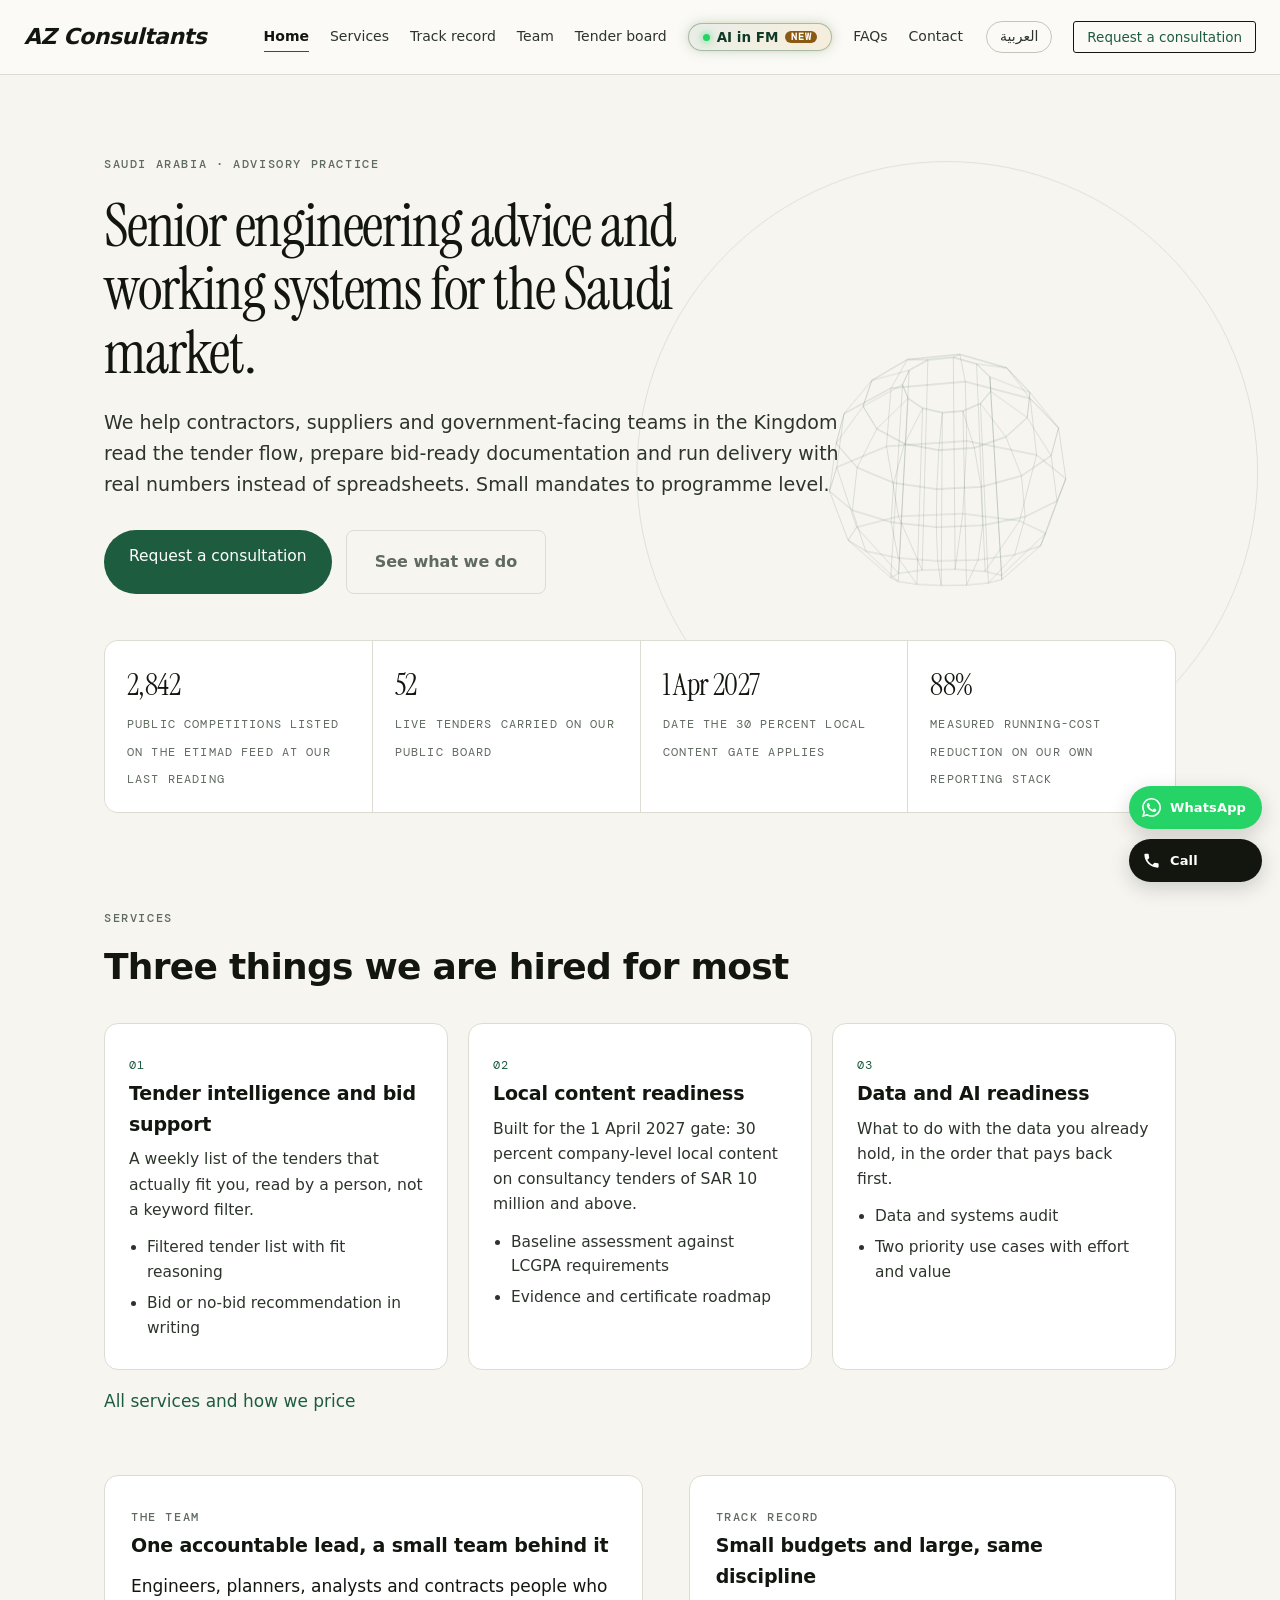
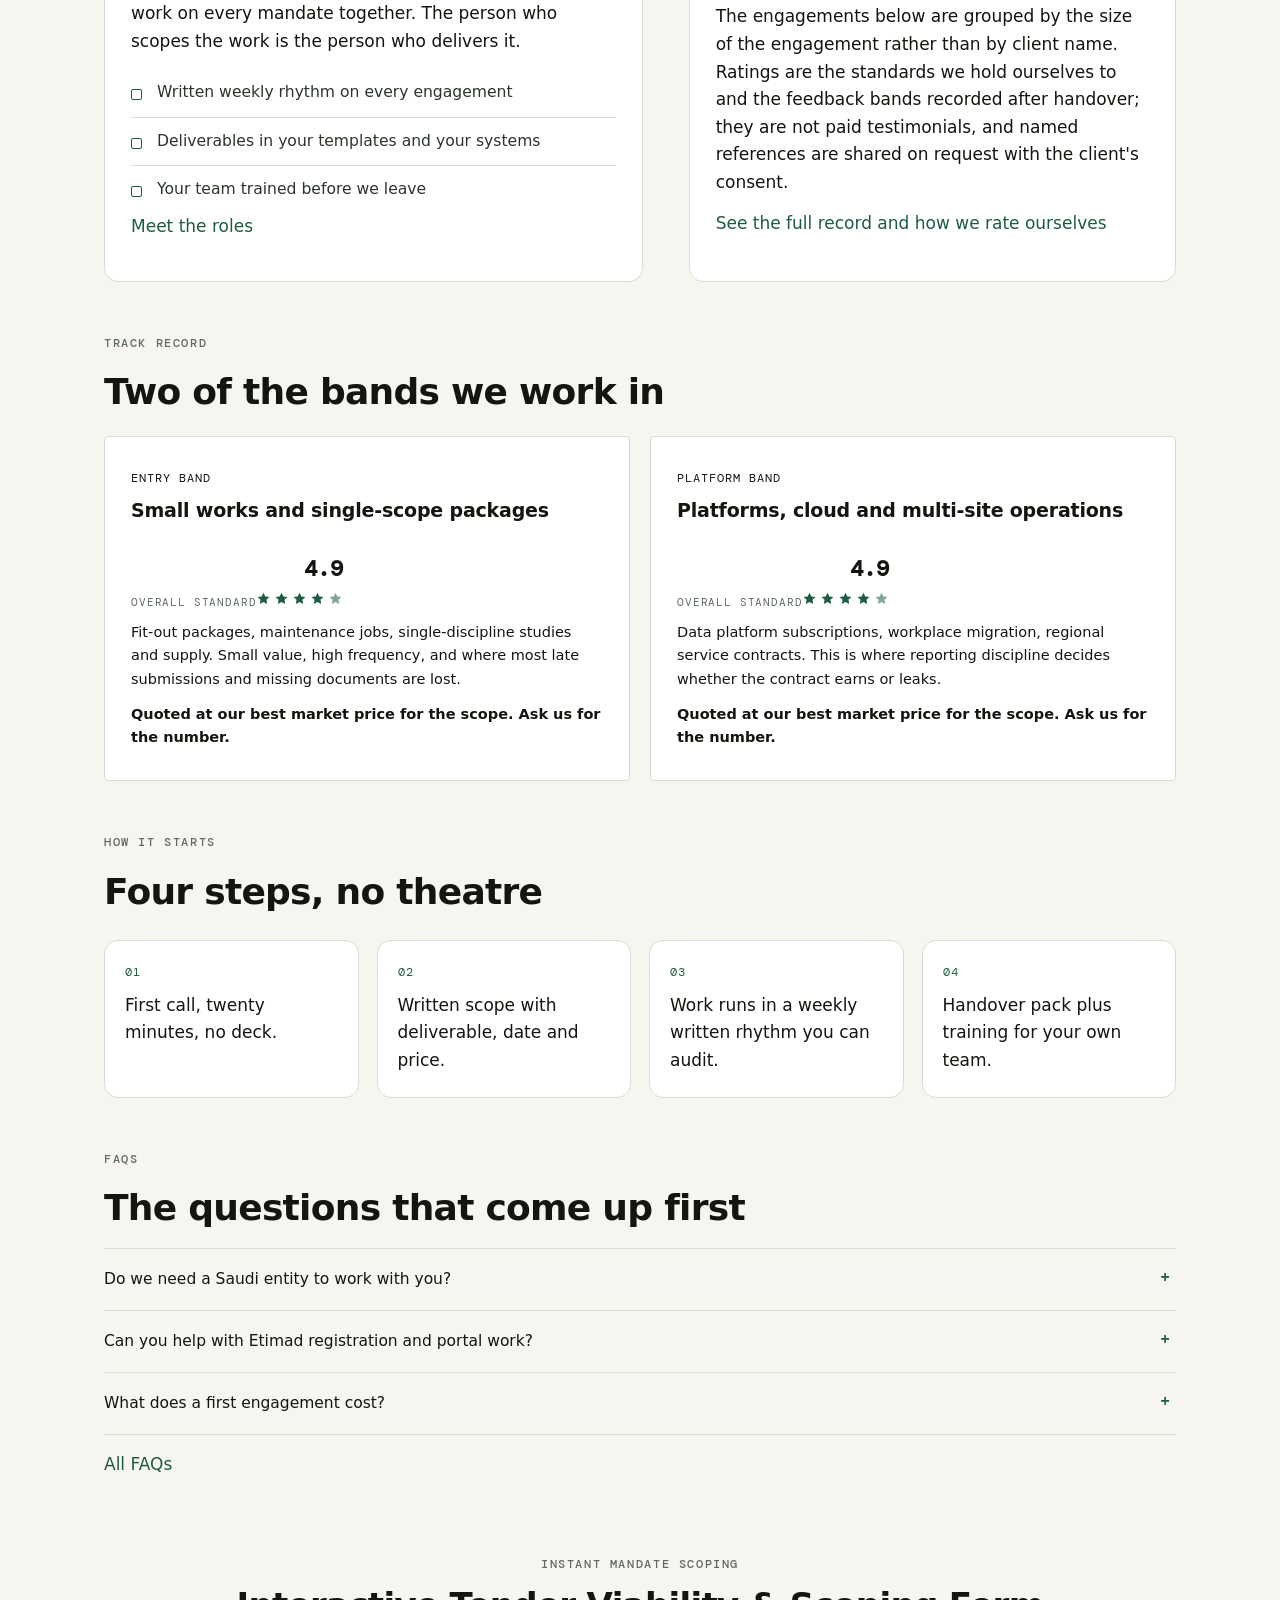
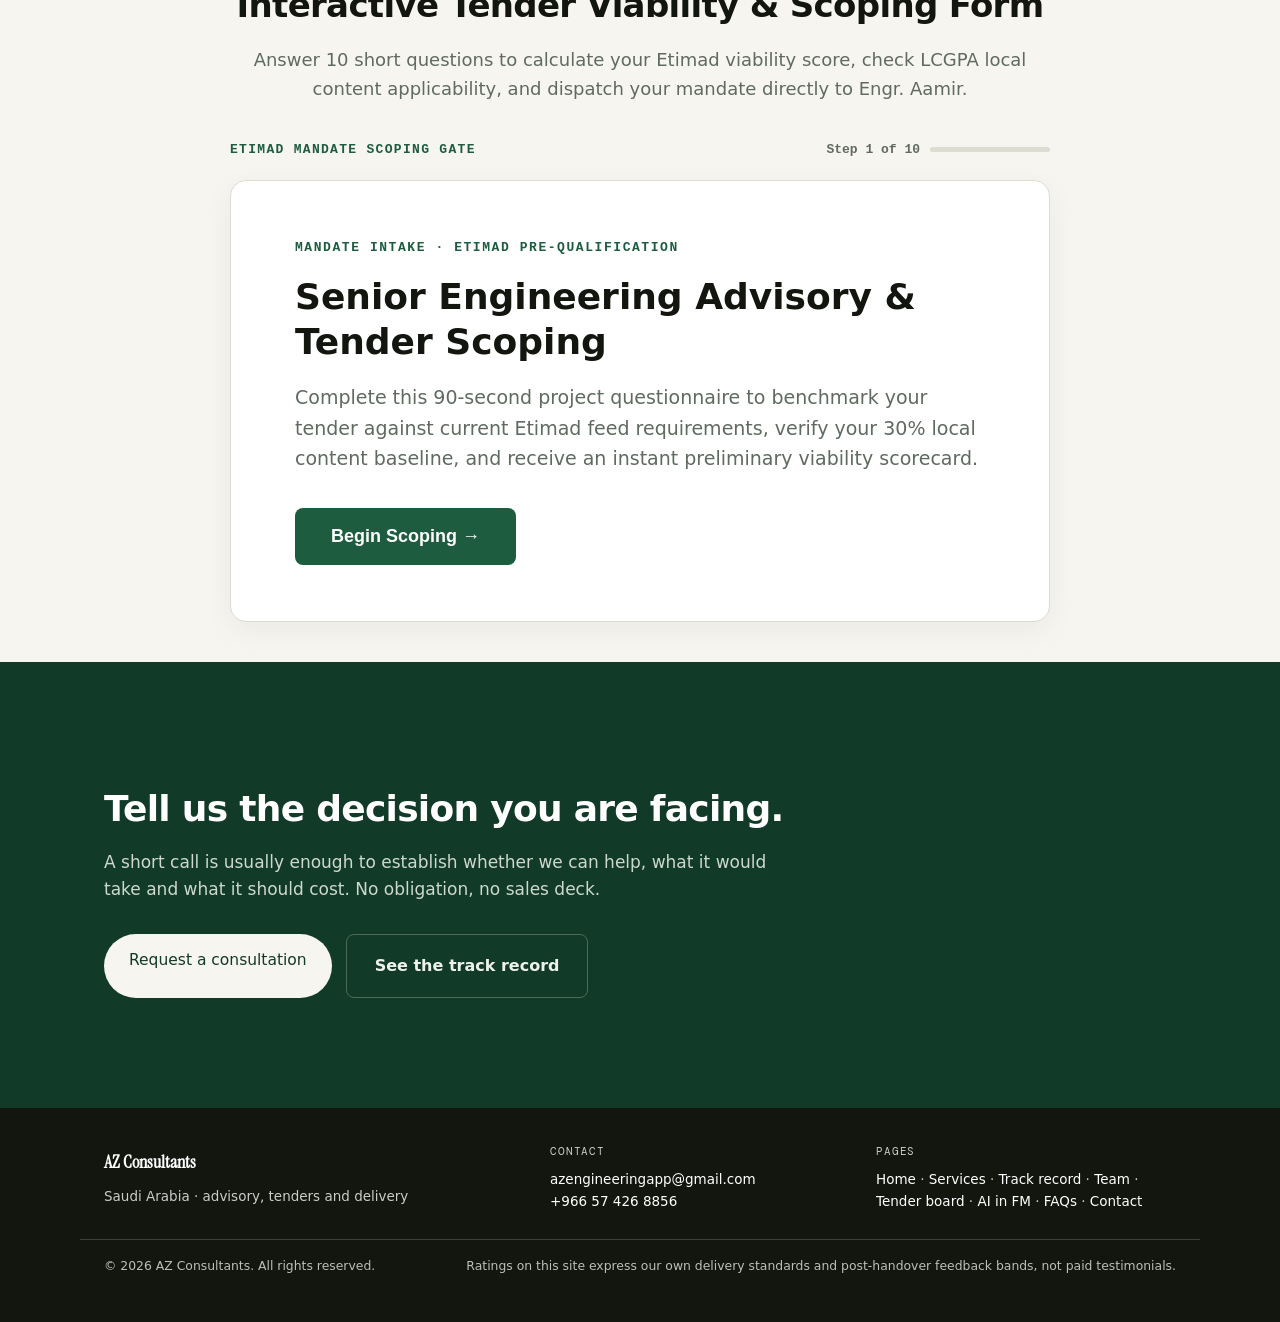
<file: index.html>
<!DOCTYPE html>
<html lang="en">
<head>
<meta charset="utf-8">
<meta name="viewport" content="width=device-width, initial-scale=1">
<title>AZ Consultants | Saudi Arabia - advisory, tenders and delivery</title>
<meta name="description" content="We help contractors, suppliers and government-facing teams in the Kingdom read the tender flow, prepare bid-ready documentation and run delivery with real numbers instead of spreadsheets.">
<link rel="icon" href="favicon.svg">
<link rel="stylesheet" href="style.css">
<link rel="stylesheet" href="extra.css">
<link rel="alternate" hreflang="en" href="index.html">
<link rel="alternate" hreflang="ar" href="ar.html">
<link rel="alternate" hreflang="x-default" href="index.html">
<style>
    :root {
      --paper: #f7f5f0;
      --card: #ffffff;
      --ink: #12160f;
      --ink-soft: #2c342b;
      --muted: #5f6a60;
      --line: #dddcd2;
      --line-strong: #c6c5b8;
      --green: #1d5c3f;
      --green-dark: #123a28;
      --green-tint: #eaf1ec;
      --amber: #8a5a12;
      --amber-tint: #f6efe0;
      --font-body: 'Plus Jakarta Sans', system-ui, sans-serif;
      --font-display: 'Space Grotesk', system-ui, sans-serif;
      --font-mono: 'IBM Plex Mono', monospace;
    }

    * { box-sizing: border-box; margin: 0; padding: 0; }

    body {
      background-color: var(--paper);
      color: var(--ink);
      font-family: var(--font-body);
      min-height: 100vh;
      display: flex;
      flex-direction: column;
    }

    header.intake-head {
      padding: 20px 40px;
      display: flex;
      align-items: center;
      justify-content: space-between;
      border-bottom: 1px solid var(--line);
      background: rgba(247, 245, 240, 0.95);
      backdrop-filter: blur(8px);
      position: sticky;
      top: 0;
      z-index: 50;
    }

    .brand-link {
      display: flex;
      align-items: center;
      gap: 14px;
      text-decoration: none;
      color: var(--ink);
    }

    .brand-mark {
      font-family: var(--font-display);
      font-weight: 700;
      font-size: 22px;
    }

    .brand-sub {
      font-family: var(--font-mono);
      font-size: 13px;
      color: var(--muted);
      border-left: 1px solid var(--line-strong);
      padding-left: 14px;
      letter-spacing: 0.12em;
      text-transform: uppercase;
    }

    .progress-wrap {
      display: flex;
      align-items: center;
      gap: 16px;
    }

    .progress-bar-bg {
      width: 160px;
      height: 6px;
      background: var(--line);
      border-radius: 3px;
      overflow: hidden;
    }

    .progress-bar-fill {
      height: 100%;
      background: var(--green);
      width: 0%;
      transition: width 0.3s ease;
    }

    main.intake-main {
      flex: 1;
      display: flex;
      align-items: center;
      justify-content: center;
      padding: 48px 24px;
    }

    .card {
      width: 100%;
      max-width: 820px;
      background: var(--card);
      border: 1px solid var(--line);
      border-radius: 16px;
      padding: 56px 64px;
      box-shadow: 0 8px 30px rgba(18, 22, 15, 0.05);
      display: none;
      animation: cardIn 0.35s cubic-bezier(0.16, 1, 0.3, 1);
    }

    .card.active { display: block; }

    @keyframes cardIn {
      from { opacity: 0; transform: translateY(16px); }
      to { opacity: 1; transform: translateY(0); }
    }

    /* Extra Large Typography */
    .step-tag {
      font-family: var(--font-mono);
      font-size: 13px;
      letter-spacing: 0.12em;
      color: var(--green);
      font-weight: 600;
      margin-bottom: 16px;
      text-transform: uppercase;
    }

    h1, h2 {
      font-family: var(--font-display);
      font-size: 36px;
      line-height: 1.25;
      color: var(--ink);
      margin-bottom: 18px;
      font-weight: 700;
    }

    p.lead-text {
      font-size: 19px;
      line-height: 1.6;
      color: var(--muted);
      margin-bottom: 34px;
    }

    input[type="text"], input[type="email"], input[type="tel"] {
      width: 100%;
      font-family: var(--font-body);
      font-size: 28px;
      color: var(--ink);
      background: transparent;
      border: none;
      border-bottom: 3px solid var(--line-strong);
      padding: 16px 0;
      margin-bottom: 32px;
      outline: none;
      transition: border-color 0.2s;
    }

    input:focus { border-bottom-color: var(--green); }

    .choices-grid {
      display: flex;
      flex-direction: column;
      gap: 14px;
      margin-bottom: 34px;
    }

    .choice-btn {
      display: flex;
      align-items: center;
      padding: 18px 24px;
      background: var(--paper);
      border: 1.5px solid var(--line);
      border-radius: 10px;
      cursor: pointer;
      text-align: left;
      font-size: 18px;
      color: var(--ink-soft);
      font-weight: 600;
      line-height: 1.4;
      transition: all 0.15s ease;
    }

    .choice-btn:hover {
      border-color: var(--green);
      background: var(--green-tint);
      color: var(--green-dark);
      transform: translateX(6px);
    }

    .choice-btn .key-hint {
      display: inline-block;
      width: 32px;
      height: 32px;
      line-height: 30px;
      text-align: center;
      background: #fff;
      border: 1.5px solid var(--line-strong);
      border-radius: 6px;
      font-family: var(--font-mono);
      font-size: 14px;
      font-weight: 700;
      color: var(--muted);
      margin-right: 18px;
      flex-shrink: 0;
    }

    .actions-row {
      display: flex;
      align-items: center;
      gap: 18px;
      margin-top: 14px;
    }

    .btn-submit {
      background: var(--green);
      color: #fff;
      border: none;
      border-radius: 8px;
      padding: 18px 36px;
      font-size: 18px;
      font-weight: 700;
      cursor: pointer;
      display: inline-flex;
      align-items: center;
      gap: 10px;
      transition: background 0.2s;
    }

    .btn-submit:hover { background: var(--green-dark); }

    .btn-ghost {
      background: transparent;
      color: var(--muted);
      border: 1.5px solid var(--line);
      border-radius: 8px;
      padding: 18px 28px;
      font-size: 16px;
      font-weight: 600;
      cursor: pointer;
      text-decoration: none;
      transition: all 0.2s;
    }

    .btn-ghost:hover { color: var(--ink); border-color: var(--ink); }

    .error-msg {
      color: #b91c1c;
      font-size: 15px;
      margin-top: -22px;
      margin-bottom: 24px;
      font-weight: 500;
      display: none;
    }

    /* Impressive Animated Checkmark Modal / Overlay */
    #submissionOverlay {
      display: none;
      text-align: center;
      padding: 40px 0;
    }

    .checkmark-svg {
      width: 96px;
      height: 96px;
      border-radius: 50%;
      display: block;
      stroke-width: 3.5;
      stroke: var(--green);
      stroke-miterlimit: 10;
      margin: 0 auto 24px;
    }

    .checkmark-circle {
      stroke-dasharray: 166;
      stroke-dashoffset: 166;
      stroke-width: 3.5;
      stroke-miterlimit: 10;
      stroke: var(--green);
      fill: var(--green-tint);
      animation: strokeAnim 0.6s cubic-bezier(0.65, 0, 0.45, 1) forwards;
    }

    .checkmark-check {
      transform-origin: 50% 50%;
      stroke-dasharray: 48;
      stroke-dashoffset: 48;
      stroke-width: 4;
      stroke: var(--green);
      animation: strokeAnim 0.35s cubic-bezier(0.65, 0, 0.45, 1) 0.6s forwards;
    }

    @keyframes strokeAnim {
      100% { stroke-dashoffset: 0; }
    }

    /* Scorecard Artifact Styling */
    .scorecard-box {
      background: #fff;
      border: 1.5px solid var(--line);
      border-radius: 14px;
      padding: 34px;
      margin: 28px 0;
      position: relative;
      overflow: hidden;
    }

    .scorecard-box::before {
      content: "";
      position: absolute;
      top: 0; left: 0; right: 0;
      height: 5px;
      background: linear-gradient(90deg, var(--green), #8a5a12);
    }

    .score-badge-row {
      display: flex;
      align-items: center;
      justify-content: space-between;
      margin-bottom: 24px;
      padding-bottom: 20px;
      border-bottom: 1.5px dashed var(--line);
    }

    .score-circle {
      width: 88px;
      height: 88px;
      border-radius: 50%;
      background: var(--green-tint);
      border: 3px solid var(--green);
      display: flex;
      flex-direction: column;
      align-items: center;
      justify-content: center;
      flex-shrink: 0;
    }

    .score-number {
      font-family: var(--font-display);
      font-size: 30px;
      font-weight: 700;
      color: var(--green-dark);
      line-height: 1;
    }

    .score-sub {
      font-family: var(--font-mono);
      font-size: 10px;
      color: var(--green);
      text-transform: uppercase;
      margin-top: 3px;
      font-weight: 700;
    }

    .cert-seal {
      font-family: var(--font-mono);
      font-size: 12px;
      color: var(--muted);
      text-align: right;
    }

    .cert-id {
      font-weight: 700;
      color: var(--ink);
      font-size: 16px;
      margin-top: 4px;
    }

    .dossier-grid {
      display: grid;
      grid-template-columns: 1fr 1fr;
      gap: 20px;
      font-size: 15px;
      margin-bottom: 24px;
    }

    .dossier-item .k {
      font-family: var(--font-mono);
      font-size: 11px;
      color: var(--muted);
      text-transform: uppercase;
      letter-spacing: 0.05em;
    }

    .dossier-item .v {
      font-weight: 700;
      color: var(--ink);
      margin-top: 4px;
      font-size: 16px;
    }

    .audit-bullet {
      background: var(--paper);
      border-left: 4px solid var(--green);
      padding: 16px 18px;
      border-radius: 0 8px 8px 0;
      font-size: 15px;
      line-height: 1.6;
      color: var(--ink-soft);
      margin-bottom: 16px;
    }

    @media print {
      body * { visibility: hidden; }
      #card-scorecard, #card-scorecard * { visibility: visible; }
      #card-scorecard { position: absolute; left: 0; top: 0; width: 100%; border: none; box-shadow: none; }
      .actions-row, header, footer { display: none !important; }
    }
  </style></head>
<body>
<header class="site-head"><div class="wrap head-in"><a class="brand" href="index.html"><span class="brand-mark">AZ Consultants</span><span class="brand-rule" aria-hidden="true"></span><span class="brand-sub">Riyadh &middot; Saudi Arabia</span></a><nav class="nav" id="primary-nav"><a href="index.html" class="on">Home</a><a href="services.html">Services</a><a href="track-record.html">Track record</a><a href="team.html">Team</a><a href="tenders.html">Tender board</a><a href="ai-fm.html" class="nav-ai-fm"><span class="pulse-dot"></span>AI in FM <span class="ai-badge">NEW</span></a><a href="faqs.html">FAQs</a><a href="contact.html">Contact</a><a class="langsw" href="ar.html" hreflang="ar" lang="ar">العربية</a><a class="cta" href="#enquiry">Request a consultation</a></nav><button class="nav-toggle" type="button" aria-label="Menu" aria-expanded="false" aria-controls="primary-nav"><span class="nt-bar" aria-hidden="true"></span><span class="nt-bar" aria-hidden="true"></span><span class="nt-bar" aria-hidden="true"></span></button></div></header>
<main>
<section class="hero"><canvas id="hero-canvas" aria-hidden="true"></canvas><div class="wrap"><span class="label">Saudi Arabia &middot; advisory practice</span><h1>Senior engineering advice and working systems for the Saudi market.</h1><p class="lead">We help contractors, suppliers and government-facing teams in the Kingdom read the tender flow, prepare bid-ready documentation and run delivery with real numbers instead of spreadsheets. Small mandates to programme level.</p><div class="hero-actions"><a class="btn btn-primary" href="#enquiry">Request a consultation</a><a class="btn btn-ghost" href="services.html">See what we do</a></div><div class="factbar four"><div><b>2,842</b><span>Public competitions listed on the Etimad feed at our last reading</span></div><div><b>52</b><span>Live tenders carried on our public board</span></div><div><b>1 Apr 2027</b><span>Date the 30 percent local content gate applies</span></div><div><b>88%</b><span>Measured running-cost reduction on our own reporting stack</span></div></div></div></section><section class="wrap" style="padding-top:34px"><div class="section-head"><span class="label">Services</span><h2>Three things we are hired for most</h2></div><div class="lanes"><div class="lane"><span class="num">01</span><h3>Tender intelligence and bid support</h3><p>A weekly list of the tenders that actually fit you, read by a person, not a keyword filter.</p><ul><li>Filtered tender list with fit reasoning</li><li>Bid or no-bid recommendation in writing</li></ul></div><div class="lane"><span class="num">02</span><h3>Local content readiness</h3><p>Built for the 1 April 2027 gate: 30 percent company-level local content on consultancy tenders of SAR 10 million and above.</p><ul><li>Baseline assessment against LCGPA requirements</li><li>Evidence and certificate roadmap</li></ul></div><div class="lane"><span class="num">03</span><h3>Data and AI readiness</h3><p>What to do with the data you already hold, in the order that pays back first.</p><ul><li>Data and systems audit</li><li>Two priority use cases with effort and value</li></ul></div></div><p style="margin-top:18px"><a href="services.html">All services and how we price</a></p></section><section class="wrap" style="padding-top:46px"><div class="split"><div class="panel"><span class="label">The team</span><h3>One accountable lead, a small team behind it</h3><p>Engineers, planners, analysts and contracts people who work on every mandate together. The person who scopes the work is the person who delivers it.</p><ul class="checklist"><li>Written weekly rhythm on every engagement</li><li>Deliverables in your templates and your systems</li><li>Your team trained before we leave</li></ul><p><a href="team.html">Meet the roles</a></p></div><div class="panel"><span class="label">Track record</span><h3>Small budgets and large, same discipline</h3><p>The engagements below are grouped by the size of the engagement rather than by client name. Ratings are the standards we hold ourselves to and the feedback bands recorded after handover; they are not paid testimonials, and named references are shared on request with the client's consent.</p><p><a href="track-record.html">See the full record and how we rate ourselves</a></p></div></div></section><section class="wrap" style="padding-top:46px"><div class="section-head"><span class="label">Track record</span><h2>Two of the bands we work in</h2></div><div class="cards" style="margin-top:22px"><div class="band"><div class="band-top"><div><span class="band-value">Entry band</span><h3>Small works and single-scope packages</h3></div><div class="overall"><b>4.9</b><em>overall standard</em><span class="stars" role="img" aria-label="4.9 out of 5"><svg viewBox="0 0 24 24" aria-hidden="true"><path d="M12 2.6l2.9 6 6.6.9-4.8 4.6 1.2 6.5L12 17.5 6.1 20.6l1.2-6.5L2.5 9.5l6.6-.9L12 2.6z" class="on"/></svg><svg viewBox="0 0 24 24" aria-hidden="true"><path d="M12 2.6l2.9 6 6.6.9-4.8 4.6 1.2 6.5L12 17.5 6.1 20.6l1.2-6.5L2.5 9.5l6.6-.9L12 2.6z" class="on"/></svg><svg viewBox="0 0 24 24" aria-hidden="true"><path d="M12 2.6l2.9 6 6.6.9-4.8 4.6 1.2 6.5L12 17.5 6.1 20.6l1.2-6.5L2.5 9.5l6.6-.9L12 2.6z" class="on"/></svg><svg viewBox="0 0 24 24" aria-hidden="true"><path d="M12 2.6l2.9 6 6.6.9-4.8 4.6 1.2 6.5L12 17.5 6.1 20.6l1.2-6.5L2.5 9.5l6.6-.9L12 2.6z" class="on"/></svg><svg viewBox="0 0 24 24" aria-hidden="true"><path d="M12 2.6l2.9 6 6.6.9-4.8 4.6 1.2 6.5L12 17.5 6.1 20.6l1.2-6.5L2.5 9.5l6.6-.9L12 2.6z" class="half"/></svg></span></div></div><p>Fit-out packages, maintenance jobs, single-discipline studies and supply. Small value, high frequency, and where most late submissions and missing documents are lost.</p><p class="muted price-lure">Quoted at our best market price for the scope. Ask us for the number.</p></div><div class="band"><div class="band-top"><div><span class="band-value">Platform band</span><h3>Platforms, cloud and multi-site operations</h3></div><div class="overall"><b>4.9</b><em>overall standard</em><span class="stars" role="img" aria-label="4.9 out of 5"><svg viewBox="0 0 24 24" aria-hidden="true"><path d="M12 2.6l2.9 6 6.6.9-4.8 4.6 1.2 6.5L12 17.5 6.1 20.6l1.2-6.5L2.5 9.5l6.6-.9L12 2.6z" class="on"/></svg><svg viewBox="0 0 24 24" aria-hidden="true"><path d="M12 2.6l2.9 6 6.6.9-4.8 4.6 1.2 6.5L12 17.5 6.1 20.6l1.2-6.5L2.5 9.5l6.6-.9L12 2.6z" class="on"/></svg><svg viewBox="0 0 24 24" aria-hidden="true"><path d="M12 2.6l2.9 6 6.6.9-4.8 4.6 1.2 6.5L12 17.5 6.1 20.6l1.2-6.5L2.5 9.5l6.6-.9L12 2.6z" class="on"/></svg><svg viewBox="0 0 24 24" aria-hidden="true"><path d="M12 2.6l2.9 6 6.6.9-4.8 4.6 1.2 6.5L12 17.5 6.1 20.6l1.2-6.5L2.5 9.5l6.6-.9L12 2.6z" class="on"/></svg><svg viewBox="0 0 24 24" aria-hidden="true"><path d="M12 2.6l2.9 6 6.6.9-4.8 4.6 1.2 6.5L12 17.5 6.1 20.6l1.2-6.5L2.5 9.5l6.6-.9L12 2.6z" class="half"/></svg></span></div></div><p>Data platform subscriptions, workplace migration, regional service contracts. This is where reporting discipline decides whether the contract earns or leaks.</p><p class="muted price-lure">Quoted at our best market price for the scope. Ask us for the number.</p></div></div></section><section class="wrap" style="padding-top:46px"><div class="section-head"><span class="label">How it starts</span><h2>Four steps, no theatre</h2></div><ol class="steps"><li>First call, twenty minutes, no deck.</li><li>Written scope with deliverable, date and price.</li><li>Work runs in a weekly written rhythm you can audit.</li><li>Handover pack plus training for your own team.</li></ol></section><section class="wrap" style="padding-top:46px"><div class="section-head"><span class="label">FAQs</span><h2>The questions that come up first</h2></div><div class="faq"><details><summary>Do we need a Saudi entity to work with you?</summary><p>No. Advisory mandates can start immediately under a services agreement. For work that must be awarded to a licensed local entity, we deliver through a registered Saudi partner and stay accountable for the technical scope.</p></details><details><summary>Can you help with Etimad registration and portal work?</summary><p>Yes. We prepare the supplier file, check the activity classification, and handle the document side of submissions. The portal account itself stays in your name.</p></details><details><summary>What does a first engagement cost?</summary><p>We do not publish a rate card, because the same deliverable costs differently in different scopes, so we quote every mandate at our best market price for that work. Ask us for the number and it reaches you in writing, usually within one working day. Every proposal states the deliverable, the date and the price before work starts.</p></details></div><p style="margin-top:16px"><a href="faqs.html">All FAQs</a></p></section>
</main>

<!-- Interactive Mandate Scoping Section -->
<section class="wrap" id="enquiry" style="padding-top: 56px; padding-bottom: 40px;">
  <div class="section-head" style="text-align: center; max-width: 820px; margin: 0 auto 36px;">
    <span class="label">Instant Mandate Scoping</span>
    <h2 style="font-size: 34px; margin-top: 8px;">Interactive Tender Viability &amp; Scoping Form</h2>
    <p style="font-size: 18px; color: var(--muted); margin-top: 10px;">
      Answer 10 short questions to calculate your Etimad viability score, check LCGPA local content applicability, and dispatch your mandate directly to Engr. Aamir.
    </p>
  </div>
  <div style="display: flex; justify-content: center;">
    <div style="width: 100%; max-width: 820px;">
      <div style="margin-bottom: 20px; display: flex; justify-content: space-between; align-items: center;">
        <span style="font-family: var(--font-mono); font-size: 13px; font-weight: 700; color: var(--green); text-transform: uppercase; letter-spacing: 0.1em;">ETIMAD MANDATE SCOPING GATE</span>
        <div style="display: flex; align-items: center; gap: 10px;">
          <span id="stepCounter" style="font-family: var(--font-mono); font-size: 13px; font-weight: 600; color: var(--muted);">Step 1 of 10</span>
          <div class="progress-bar-bg" style="width: 120px; height: 5px;"><div class="progress-bar-fill" id="progressBar"></div></div>
        </div>
      </div>
      <!-- Screen 0: Welcome Screen -->
    <div class="card active" id="card-0">
      <div class="step-tag">MANDATE INTAKE &middot; ETIMAD PRE-QUALIFICATION</div>
      <h1>Senior Engineering Advisory &amp; Tender Scoping</h1>
      <p class="lead-text">
        Complete this 90-second project questionnaire to benchmark your tender against current Etimad feed requirements, verify your 30% local content baseline, and receive an instant preliminary viability scorecard.
      </p>
      <div class="actions-row">
        <button class="btn-submit" onclick="nextCard(0)">
          Begin Scoping &rarr;
        </button>
      </div>
    </div>

    <!-- Screen 1: First Name -->
    <div class="card" id="card-1">
      <div class="step-tag">QUESTION 1 OF 10</div>
      <h2>Let's start with your first name</h2>
      <p class="lead-text">Who will our lead engineering partner be addressing?</p>
      <input type="text" id="q_first_name" placeholder="Type your first name..." autofocus>
      <div class="error-msg" id="err-1">Please enter your first name.</div>
      <div class="actions-row">
        <button class="btn-submit" onclick="handleFirstName()">Continue &rarr;</button>
        <button class="btn-ghost" onclick="prevCard(1)">Back</button>
      </div>
    </div>

    <!-- Screen 2: Last Name -->
    <div class="card" id="card-2">
      <div class="step-tag">QUESTION 2 OF 10</div>
      <h2>and your last name</h2>
      <input type="text" id="q_last_name" placeholder="Type your last name...">
      <div class="error-msg" id="err-2">Please enter your last name.</div>
      <div class="actions-row">
        <button class="btn-submit" onclick="handleLastName()">Continue &rarr;</button>
        <button class="btn-ghost" onclick="prevCard(2)">Back</button>
      </div>
    </div>

    <!-- Screen 3: Business Email -->
    <div class="card" id="card-3">
      <div class="step-tag">QUESTION 3 OF 10</div>
      <h2>Good to have you, <span class="inject-name">Partner</span>! What is your corporate email?</h2>
      <p class="lead-text">We will dispatch your official written tender dossier and proposal details here.</p>
      <input type="email" id="q_email" placeholder="name@company.com">
      <div class="error-msg" id="err-3">Please enter a valid corporate email.</div>
      <div class="actions-row">
        <button class="btn-submit" onclick="handleEmail()">Continue &rarr;</button>
        <button class="btn-ghost" onclick="prevCard(3)">Back</button>
      </div>
    </div>

    <!-- Screen 4: Company Name & Role -->
    <div class="card" id="card-4">
      <div class="step-tag">QUESTION 4 OF 10</div>
      <h2>What is the name of your organization, and your role there?</h2>
      <p class="lead-text">Company, contracting consortium, or government-facing agency.</p>
      <input type="text" id="q_company" placeholder="e.g. Al-Bawani, Red Sea Global, Nesma...">
      <div class="error-msg" id="err-4">Please enter your organization name.</div>
      <div class="actions-row">
        <button class="btn-submit" onclick="handleCompany()">Continue &rarr;</button>
        <button class="btn-ghost" onclick="prevCard(4)">Back</button>
      </div>
    </div>

    <!-- Screen 5: Primary Focus Area -->
    <div class="card" id="card-5">
      <div class="step-tag">QUESTION 5 OF 10 &middot; SERVICE SELECTION</div>
      <h2>Which advisory area best fits your current requirement in KSA?</h2>
      <div class="choices-grid">
        <div class="choice-btn" onclick="selectChoice(5, 'Tender Intelligence & Bid Support')">
          <span class="key-hint">A</span> Tender Intelligence &amp; Bid Support (Etimad feed reading, bid-or-no-bid advisory)
        </div>
        <div class="choice-btn" onclick="selectChoice(5, 'Local Content Readiness (LCGPA 30%)')">
          <span class="key-hint">B</span> Local Content Readiness (LCGPA 30% baseline audit for SAR 10M+ tenders)
        </div>
        <div class="choice-btn" onclick="selectChoice(5, 'AI in Facility Management (AI-FM)')">
          <span class="key-hint">C</span> AI in Facility Management (AI-FM) &amp; Operational Cost Optimization
        </div>
        <div class="choice-btn" onclick="selectChoice(5, 'Engineering Advisory & Delivery Supervision')">
          <span class="key-hint">D</span> Senior Engineering Advisory &amp; On-Site Delivery Supervision
        </div>
        <div class="choice-btn" onclick="selectChoice(5, 'Commercial Claims & Dispute Resolution')">
          <span class="key-hint">E</span> Commercial Claims, Variations &amp; Contract Dispute Resolution
        </div>
      </div>
      <div class="actions-row">
        <button class="btn-ghost" onclick="prevCard(5)">Back</button>
      </div>
    </div>

    <!-- Screen 6: Capex / Scale -->
    <div class="card" id="card-6">
      <div class="step-tag">QUESTION 6 OF 10</div>
      <h2>What is the approximate scale or Capex of the tender / mandate?</h2>
      <div class="choices-grid">
        <div class="choice-btn" onclick="selectChoice(6, 'Under SAR 10 Million')">
          <span class="key-hint">A</span> Under SAR 10 Million
        </div>
        <div class="choice-btn" onclick="selectChoice(6, 'SAR 10M to SAR 50M')">
          <span class="key-hint">B</span> SAR 10M to SAR 50M (Subject to 30% LCGPA gate)
        </div>
        <div class="choice-btn" onclick="selectChoice(6, 'SAR 50M to SAR 250M')">
          <span class="key-hint">C</span> SAR 50M to SAR 250M
        </div>
        <div class="choice-btn" onclick="selectChoice(6, 'Above SAR 250M (Gigaproject)')">
          <span class="key-hint">D</span> Above SAR 250M (Gigaproject / Public Programme)
        </div>
      </div>
      <div class="actions-row">
        <button class="btn-ghost" onclick="prevCard(6)">Back</button>
      </div>
    </div>

    <!-- Screen 7: Region -->
    <div class="card" id="card-7">
      <div class="step-tag">QUESTION 7 OF 10</div>
      <h2>Where is the primary project or operating base located?</h2>
      <div class="choices-grid">
        <div class="choice-btn" onclick="selectChoice(7, 'Riyadh / Central Region')">
          <span class="key-hint">A</span> Riyadh / Central Region
        </div>
        <div class="choice-btn" onclick="selectChoice(7, 'Jeddah / Western Province')">
          <span class="key-hint">B</span> Jeddah / Western Province / Holy Cities
        </div>
        <div class="choice-btn" onclick="selectChoice(7, 'Eastern Province (Dammam/Khobar/Jubail)')">
          <span class="key-hint">C</span> Eastern Province (Dammam / Khobar / Jubail)
        </div>
        <div class="choice-btn" onclick="selectChoice(7, 'NEOM / Red Sea / Amaala')">
          <span class="key-hint">D</span> NEOM / Red Sea / Amaala
        </div>
        <div class="choice-btn" onclick="selectChoice(7, 'Other KSA / GCC Region')">
          <span class="key-hint">E</span> Other KSA / GCC Region
        </div>
      </div>
      <div class="actions-row">
        <button class="btn-ghost" onclick="prevCard(7)">Back</button>
      </div>
    </div>

    <!-- Screen 8: Urgency -->
    <div class="card" id="card-8">
      <div class="step-tag">QUESTION 8 OF 10</div>
      <h2>What is your submission or kickoff timeline?</h2>
      <div class="choices-grid">
        <div class="choice-btn" onclick="selectChoice(8, 'Urgent (< 2 Weeks, Live Etimad Deadline)')">
          <span class="key-hint">A</span> Urgent (&lt; 2 Weeks &mdash; Live Etimad Deadline)
        </div>
        <div class="choice-btn" onclick="selectChoice(8, '2 to 4 Weeks')">
          <span class="key-hint">B</span> 2 to 4 Weeks
        </div>
        <div class="choice-btn" onclick="selectChoice(8, '1 to 3 Months (Strategic Preparation)')">
          <span class="key-hint">C</span> 1 to 3 Months (Strategic Preparation)
        </div>
        <div class="choice-btn" onclick="selectChoice(8, 'General Discovery / Capability Briefing')">
          <span class="key-hint">D</span> General Discovery / Capability Briefing
        </div>
      </div>
      <div class="actions-row">
        <button class="btn-ghost" onclick="prevCard(8)">Back</button>
      </div>
    </div>

    <!-- Screen 9: Advisory Call -->
    <div class="card" id="card-9">
      <div class="step-tag">QUESTION 9 OF 10 &middot; SCOPING CALL</div>
      <h2>Would you like an initial 20-minute technical scoping call with Engr. Aamir / Lead Partner?</h2>
      <p class="lead-text">No obligation or sales decks &mdash; direct engineering scope review.</p>
      <div class="choices-grid">
        <div class="choice-btn" onclick="handleCallDecision(true)">
          <span class="key-hint">Y</span> Yes! Fast-track an introductory call with Engr. Aamir.
        </div>
        <div class="choice-btn" onclick="handleCallDecision(false)">
          <span class="key-hint">N</span> No, written assessment via email is sufficient for now.
        </div>
      </div>
      <div class="actions-row">
        <button class="btn-ghost" onclick="prevCard(9)">Back</button>
      </div>
    </div>

    <!-- Screen 9b: Statement -->
    <div class="card" id="card-9b">
      <div class="step-tag">CALL COORDINATION &middot; FAST-TRACK</div>
      <h2>Excellent &mdash; we will prioritize your call within 1 business day.</h2>
      <p class="lead-text">
        Our Riyadh desk scopes every mandate with a written deliverables schedule and transparent market pricing before work begins.
      </p>
      <div class="actions-row">
        <button class="btn-submit" onclick="nextCard('9b', 10)">Proceed to Final Contact &rarr;</button>
        <button class="btn-ghost" onclick="prevCard('9b', 9)">Back</button>
      </div>
    </div>

    <!-- Screen 10: Phone Number -->
    <div class="card" id="card-10">
      <div class="step-tag">QUESTION 10 OF 10 &middot; FINAL VERIFICATION</div>
      <h2>What is the best phone or WhatsApp number to reach you on?</h2>
      <p class="lead-text">Saudi mobile (+966 5X XXX XXXX) or direct international format.</p>
      <input type="tel" id="q_phone" placeholder="+966 5X XXX XXXX">
      <div class="error-msg" id="err-10">Please enter a valid phone number.</div>
      <div class="actions-row">
        <button class="btn-submit" id="submitBtn" onclick="submitInquiry()">
          Submit &amp; Generate Scorecard &check;
        </button>
        <button class="btn-ghost" onclick="prevCard(10, state.wantsCall ? '9b' : 9)">Back</button>
      </div>
    </div>

    <!-- Screen 10.5: Animated Submission Tick Celebration -->
    <div class="card" id="card-submitting" style="text-align: center;">
      <svg class="checkmark-svg" viewBox="0 0 52 52">
        <circle class="checkmark-circle" cx="26" cy="26" r="25" fill="none"/>
        <path class="checkmark-check" fill="none" d="M14.1 27.2l7.1 7.2 16.7-16.8"/>
      </svg>
      <h2 style="font-size: 32px; color: var(--green-dark);">Mandate Submitted Successfully!</h2>
      <p class="lead-text" style="margin-top: 10px;">
        Transmitted directly to Engr. Aamir's private Telegram desk. Generating your custom KSA Tender Viability Scorecard...
      </p>
    </div>

    <!-- Screen 11: DYNAMIC TENDER VIABILITY & LCGPA SCORECARD ARTIFACT -->
    <div class="card" id="card-scorecard">
      <div style="text-align: center;">
        <span style="display: inline-block; background: var(--green-tint); color: var(--green-dark); font-family: var(--font-mono); font-size: 13px; padding: 6px 14px; border-radius: 6px; font-weight: 700; letter-spacing: 0.1em; text-transform: uppercase;">
          MANDATE VERIFIED &amp; TRANSMITTED TO ENGR. AAMIR
        </span>
        <h2 style="margin-top: 14px; font-size: 38px;">Executive Tender Viability Scorecard</h2>
        <p class="lead-text" style="margin-bottom: 24px;">
          Generated exclusively for <strong class="inject-name">Partner</strong> &middot; <span id="res_company">Company</span>
        </p>
      </div>

      <!-- Verified Scorecard Box -->
      <div class="scorecard-box">
        <div class="score-badge-row">
          <div style="display: flex; align-items: center; gap: 20px;">
            <div class="score-circle">
              <span class="score-number" id="res_score">94%</span>
              <span class="score-sub">VIABILITY</span>
            </div>
            <div>
              <div style="font-weight: 700; font-size: 20px; color: var(--ink);">High Win-Probability Band</div>
              <div style="font-size: 14px; color: var(--muted); margin-top: 4px;">Etimad Feed Match &middot; Riyadh Advisory Practice</div>
            </div>
          </div>
          <div class="cert-seal">
            <div>MANDATE REF:</div>
            <div class="cert-id" id="res_ref">AZ-KSA-2026-9481</div>
          </div>
        </div>

        <div class="dossier-grid">
          <div class="dossier-item">
            <div class="k">Target Discipline</div>
            <div class="v" id="res_service">Tender Intelligence &amp; Bid Support</div>
          </div>
          <div class="dossier-item">
            <div class="k">Regional Base</div>
            <div class="v" id="res_region">Jeddah / Western Province</div>
          </div>
          <div class="dossier-item">
            <div class="k">Capex Scale</div>
            <div class="v" id="res_capex">Under SAR 10 Million</div>
          </div>
          <div class="dossier-item">
            <div class="k">Timeline</div>
            <div class="v" id="res_timeline">1 to 3 Months</div>
          </div>
        </div>

        <!-- Dynamic KSA Regulatory Insight -->
        <div class="audit-bullet" id="res_lcgpa_box">
          <strong>LCGPA 30% Mandate Analysis:</strong> <span id="res_lcgpa">Capex under SAR 10M threshold. Strategic pre-penalty bidding advantage identified.</span>
        </div>

        <div class="audit-bullet" style="border-left-color: #8a5a12; background: var(--amber-tint);">
          <strong>Direct Telegram Alert Delivered:</strong> Your complete mandate dossier has been delivered directly to Engr. Aamir's private Telegram bot. A formal written fit proposal is being prepared within 24 hours.
        </div>
      </div>

      <!-- Action Buttons -->
      <div class="actions-row" style="justify-content: center; flex-wrap: wrap; gap: 16px;">
        <button class="btn-submit" onclick="window.print()">
          Print / Save Dossier (PDF) &darr;
        </button>
        <a class="btn-ghost" href="index.html">
          Return to AZ Consultants
        </a>
      </div>
    </div>

  
    </div>
  </div>
</section>
<script>
    const state = {
      first_name: '',
      last_name: '',
      email: '',
      company: '',
      service: '',
      capex: '',
      region: '',
      timeline: '',
      wantsCall: false,
      phone: ''
    };

    function updateProgress(step, total = 10) {
      const pct = Math.min(100, Math.round((step / total) * 100));
      document.getElementById('progressBar').style.width = pct + '%';
      document.getElementById('stepCounter').innerText = `Step ${step} of ${total}`;
    }

    function showCard(id) {
      document.querySelectorAll('.card').forEach(c => c.classList.remove('active'));
      let elementId = String(id);
      if (!elementId.startsWith('card-')) {
        elementId = 'card-' + elementId;
      }
      const target = document.getElementById(elementId);
      if (target) {
        target.classList.add('active');
        const input = target.querySelector('input');
        if (input) {
          setTimeout(() => input.focus(), 60);
        }
      }
    }

    function nextCard(currentId, targetId = null) {
      const next = targetId !== null ? targetId : Number(currentId) + 1;
      showCard(next);
      updateProgress(typeof next === 'number' ? next : 9);
    }

    function prevCard(currentId, targetId = null) {
      const prev = targetId !== null ? targetId : Number(currentId) - 1;
      showCard(prev);
      updateProgress(typeof prev === 'number' ? prev : 9);
    }

    function handleFirstName() {
      const val = document.getElementById('q_first_name').value.trim();
      if (!val) {
        document.getElementById('err-1').style.display = 'block';
        return;
      }
      document.getElementById('err-1').style.display = 'none';
      state.first_name = val;
      document.querySelectorAll('.inject-name').forEach(el => el.innerText = val);
      nextCard(1);
    }

    function handleLastName() {
      const val = document.getElementById('q_last_name').value.trim();
      if (!val) {
        document.getElementById('err-2').style.display = 'block';
        return;
      }
      document.getElementById('err-2').style.display = 'none';
      state.last_name = val;
      nextCard(2);
    }

    function handleEmail() {
      const val = document.getElementById('q_email').value.trim();
      if (!val || !val.includes('@') || !val.includes('.')) {
        document.getElementById('err-3').style.display = 'block';
        return;
      }
      document.getElementById('err-3').style.display = 'none';
      state.email = val;
      nextCard(3);
    }

    function handleCompany() {
      const val = document.getElementById('q_company').value.trim();
      if (!val) {
        document.getElementById('err-4').style.display = 'block';
        return;
      }
      document.getElementById('err-4').style.display = 'none';
      state.company = val;
      nextCard(4);
    }

    function selectChoice(step, value) {
      if (step === 5) state.service = value;
      if (step === 6) state.capex = value;
      if (step === 7) state.region = value;
      if (step === 8) state.timeline = value;
      nextCard(step);
    }

    function handleCallDecision(wantsCall) {
      state.wantsCall = wantsCall;
      if (wantsCall) {
        showCard('9b');
      } else {
        showCard(10);
        updateProgress(10);
      }
    }

    async function submitInquiry() {
      const phoneVal = document.getElementById('q_phone').value.trim();
      if (!phoneVal || phoneVal.length < 7) {
        document.getElementById('err-10').style.display = 'block';
        return;
      }
      document.getElementById('err-10').style.display = 'none';
      state.phone = phoneVal;

      // Show animated submission tick card first
      showCard('submitting');

      let score = 92;
      let refId = 'AZ-KSA-2026-' + Math.floor(1000 + Math.random() * 9000);
      let lcgpaMsg = 'Capex under SAR 10M threshold. Strategic pre-penalty bidding advantage identified.';
      if (state.capex.includes('10M') || state.capex.includes('50M') || state.capex.includes('250M')) {
        score = 96;
        lcgpaMsg = 'Mandatory 30% Local Content gate applies for consultancy tenders of SAR 10M+ from 1 Apr 2027. Certificate preparation recommended.';
      }

      try {
        const resp = await fetch('/api/inquiry', {
          method: 'POST',
          headers: { 'Content-Type': 'application/json' },
          body: JSON.stringify(state)
        });
        if (resp.ok) {
          const resData = await resp.json();
          if (resData.reference) refId = resData.reference;
          if (resData.score) score = resData.score;
          if (resData.lcgpa_status) lcgpaMsg = resData.lcgpa_status;
        }
      } catch (e) {
        console.warn('API error caught:', e);
      }

      // Populate Dynamic Scorecard & Dossier
      document.getElementById('res_company').innerText = state.company;
      document.getElementById('res_service').innerText = state.service;
      document.getElementById('res_region').innerText = state.region;
      document.getElementById('res_capex').innerText = state.capex;
      document.getElementById('res_timeline').innerText = state.timeline;
      document.getElementById('res_score').innerText = score + '%';
      document.getElementById('res_ref').innerText = refId;
      document.getElementById('res_lcgpa').innerText = lcgpaMsg;

      // Transition from animated tick celebration to the Scorecard after 1.2s
      setTimeout(() => {
        showCard('scorecard');
        updateProgress(10);
      }, 1200);
    }

    // Keyboard support for Enter
    document.addEventListener('keydown', (e) => {
      if (e.key === 'Enter') {
        const activeCard = document.querySelector('.card.active');
        if (!activeCard) return;
        const id = activeCard.id.replace('card-', '');
        if (id === '0') nextCard(0);
        else if (id === '1') handleFirstName();
        else if (id === '2') handleLastName();
        else if (id === '3') handleEmail();
        else if (id === '4') handleCompany();
        else if (id === '9b') nextCard('9b', 10);
        else if (id === '10') submitInquiry();
      }
    });
  </script>
<section class="cta-band"><div class="wrap"><h2>Tell us the decision you are facing.</h2><p>A short call is usually enough to establish whether we can help, what it would take and what it should cost. No obligation, no sales deck.</p><div class="hero-actions"><a class="btn btn-primary" href="#enquiry">Request a consultation</a><a class="btn btn-ghost" href="track-record.html">See the track record</a></div></div></section>
<footer class="site-foot"><div class="wrap foot-in"><div><b>AZ Consultants</b><p>Saudi Arabia &middot; advisory, tenders and delivery</p></div><div><em>Contact</em><p><a href="mailto:azengineeringapp@gmail.com">azengineeringapp@gmail.com</a><br><a href="tel:+966574268856">+966 57 426 8856</a></p></div><div><em>Pages</em><p><a href="index.html">Home</a> &middot; <a href="services.html">Services</a> &middot; <a href="track-record.html">Track record</a> &middot; <a href="team.html">Team</a> &middot; <a href="tenders.html">Tender board</a> &middot; <a href="ai-fm.html">AI in FM</a> &middot; <a href="faqs.html">FAQs</a> &middot; <a href="contact.html">Contact</a></p></div></div><div class="wrap foot-base"><span>&copy; 2026 AZ Consultants. All rights reserved. </span><span>Ratings on this site express our own delivery standards and post-handover feedback bands, not paid testimonials.</span></div></footer>
<div class="float-stack" role="group" aria-label="Quick contact"><a class="float-btn wa" href="https://wa.me/966574268856?text=Hello%2C%20I%20would%20like%20to%20discuss%20advisory%20support%20in%20Saudi%20Arabia." target="_blank" rel="noopener" aria-label="Chat on WhatsApp"><svg viewBox="0 0 24 24" aria-hidden="true" focusable="false"><path d="M17.472 14.382c-.297-.149-1.758-.867-2.03-.967-.273-.099-.471-.148-.67.15-.197.297-.767.966-.94 1.164-.173.199-.347.223-.644.075-.297-.15-1.255-.463-2.39-1.475-.883-.788-1.48-1.761-1.653-2.059-.173-.297-.018-.458.13-.606.134-.133.298-.347.446-.52.149-.174.198-.298.298-.497.099-.198.05-.371-.025-.52-.075-.149-.669-1.612-.916-2.207-.242-.579-.487-.5-.669-.51-.173-.008-.371-.01-.57-.01-.198 0-.52.074-.792.372-.272.297-1.04 1.016-1.04 2.479 0 1.462 1.065 2.875 1.213 3.074.149.198 2.096 3.2 5.077 4.487.709.306 1.262.489 1.694.625.712.227 1.36.195 1.871.118.571-.085 1.758-.719 2.006-1.413.248-.694.248-1.289.173-1.413-.074-.124-.272-.198-.57-.347m-5.421 7.403h-.004a9.87 9.87 0 01-5.031-1.378l-.361-.214-3.741.982.998-3.648-.235-.374a9.86 9.86 0 01-1.51-5.26c.001-5.45 4.436-9.884 9.888-9.884 2.64 0 5.122 1.03 6.988 2.898a9.825 9.825 0 012.893 6.994c-.003 5.45-4.437 9.884-9.885 9.884m8.413-18.297A11.815 11.815 0 0012.05 0C5.495 0 .16 5.335.157 11.892c0 2.096.547 4.142 1.588 5.945L.057 24l6.305-1.654a11.882 11.882 0 005.683 1.448h.005c6.554 0 11.89-5.335 11.893-11.893a11.821 11.821 0 00-3.48-8.413Z"/></svg><span class="float-lab">WhatsApp</span></a><a class="float-btn tel" href="tel:+966574268856" aria-label="Call +966 57 426 8856"><svg viewBox="0 0 24 24" aria-hidden="true" focusable="false"><path d="M6.62 10.79c1.44 2.83 3.76 5.14 6.59 6.59l2.2-2.2a1 1 0 0 1 1.02-.24c1.12.37 2.33.57 3.57.57a1 1 0 0 1 1 1V20a1 1 0 0 1-1 1C10.4 21 3 13.6 3 4.5a1 1 0 0 1 1-1h3.5a1 1 0 0 1 1 1c0 1.24.2 2.45.57 3.57a1 1 0 0 1-.25 1.02l-2.2 2.2Z"/></svg><span class="float-lab">Call</span></a></div><script src="hero3d.js" defer></script>
<script src="app.js"></script>
</body>
</html>
</file>
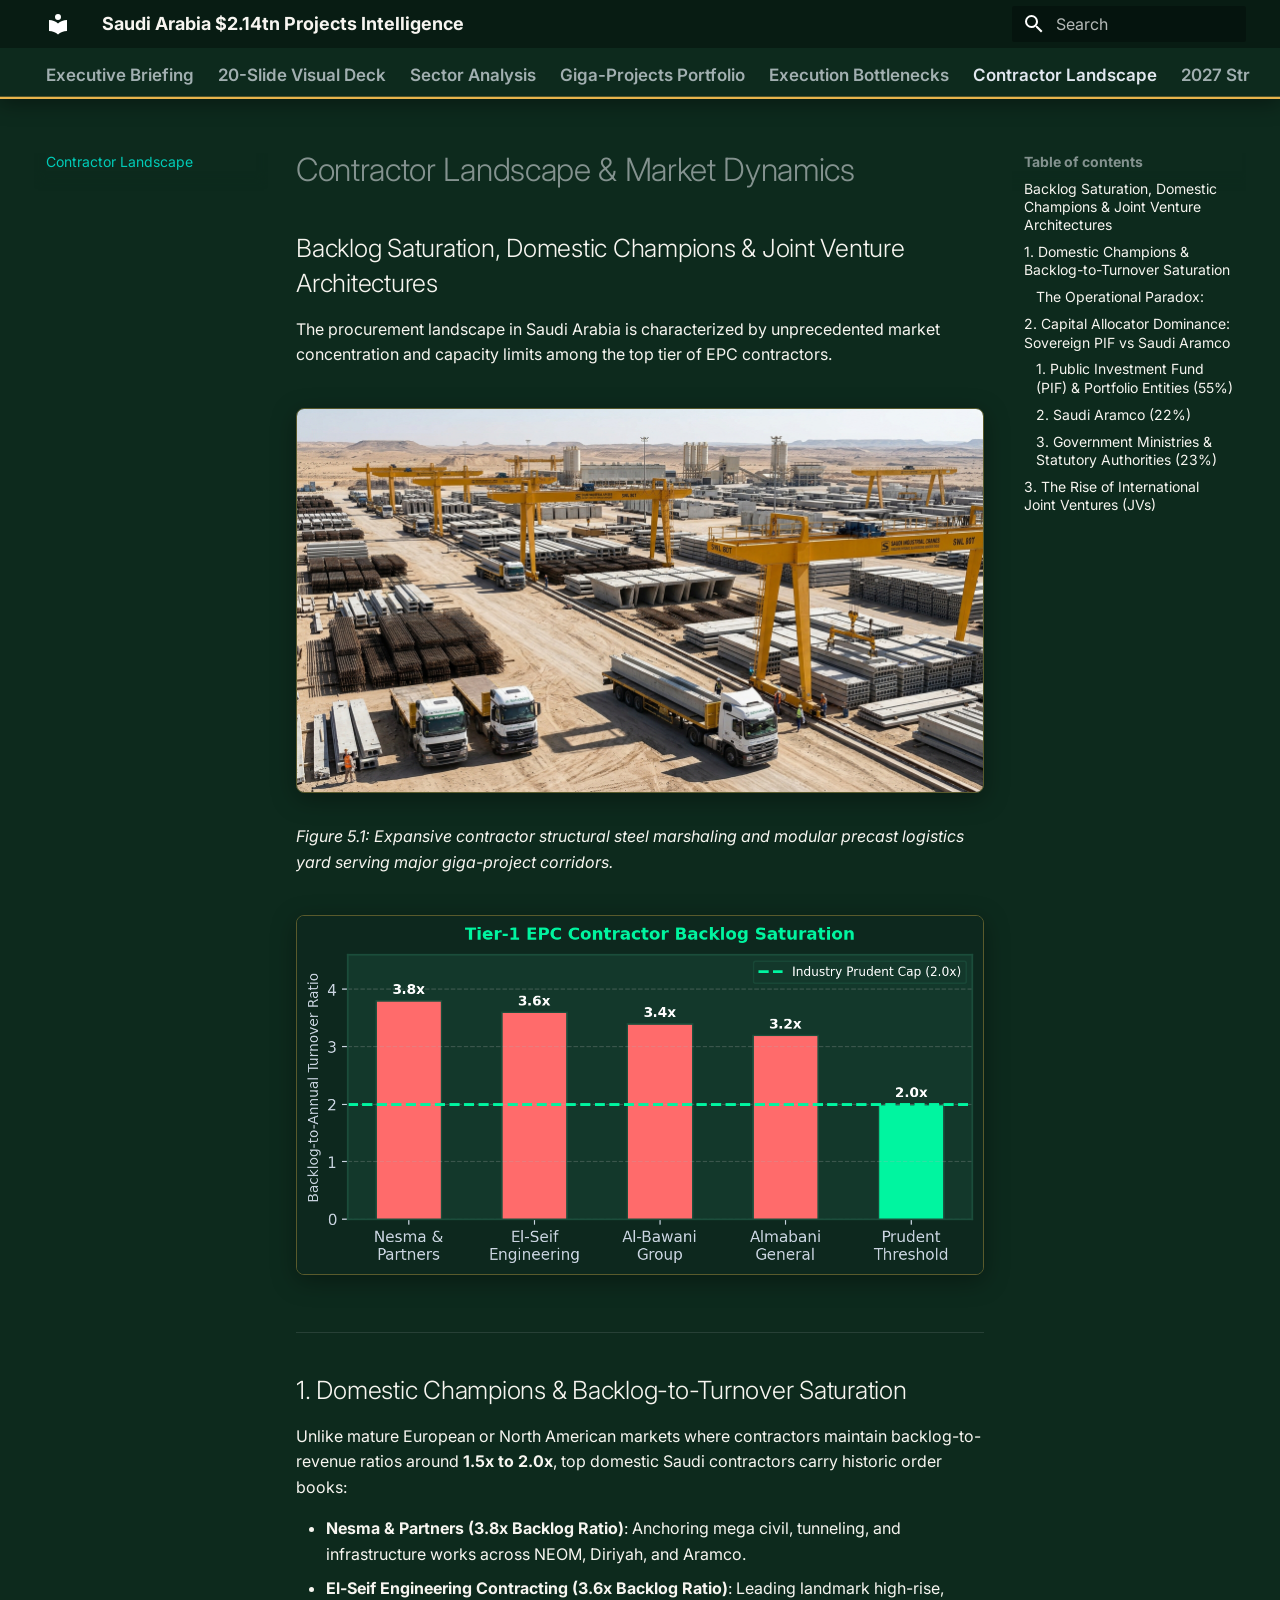
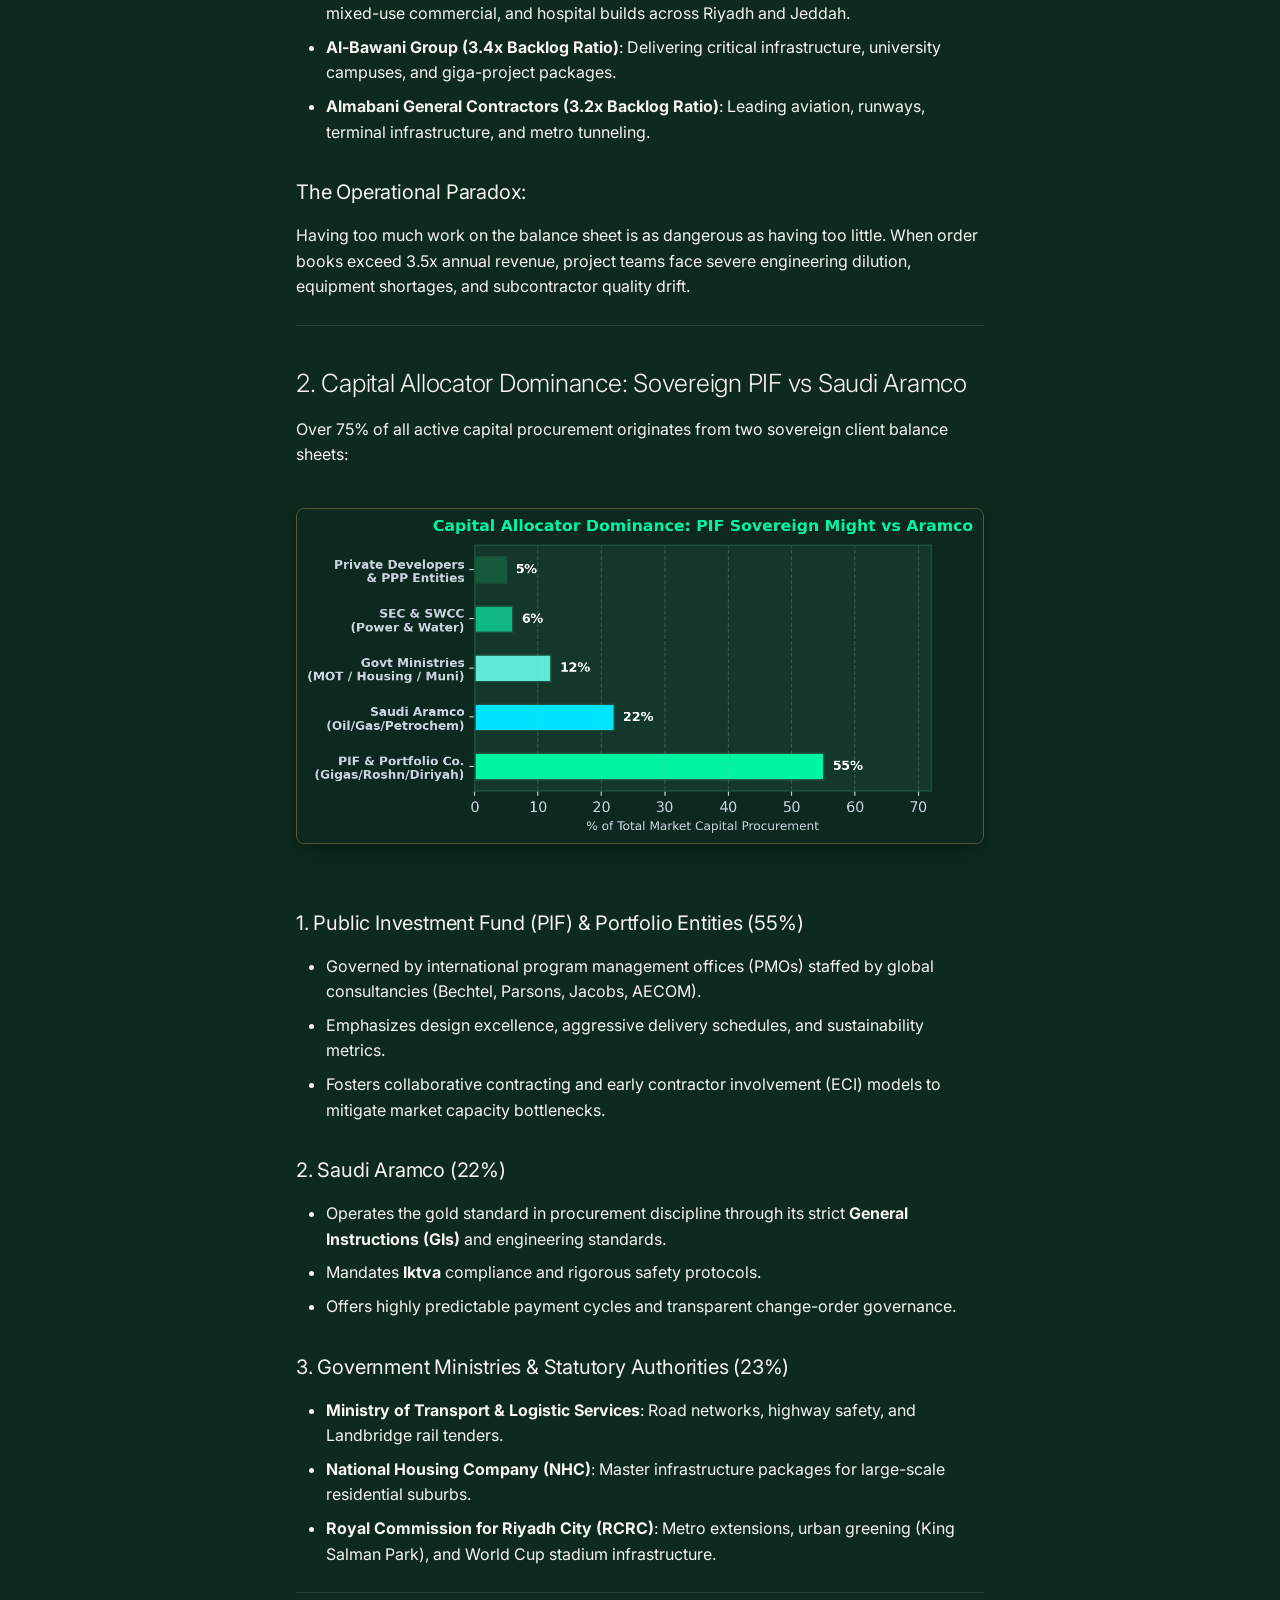
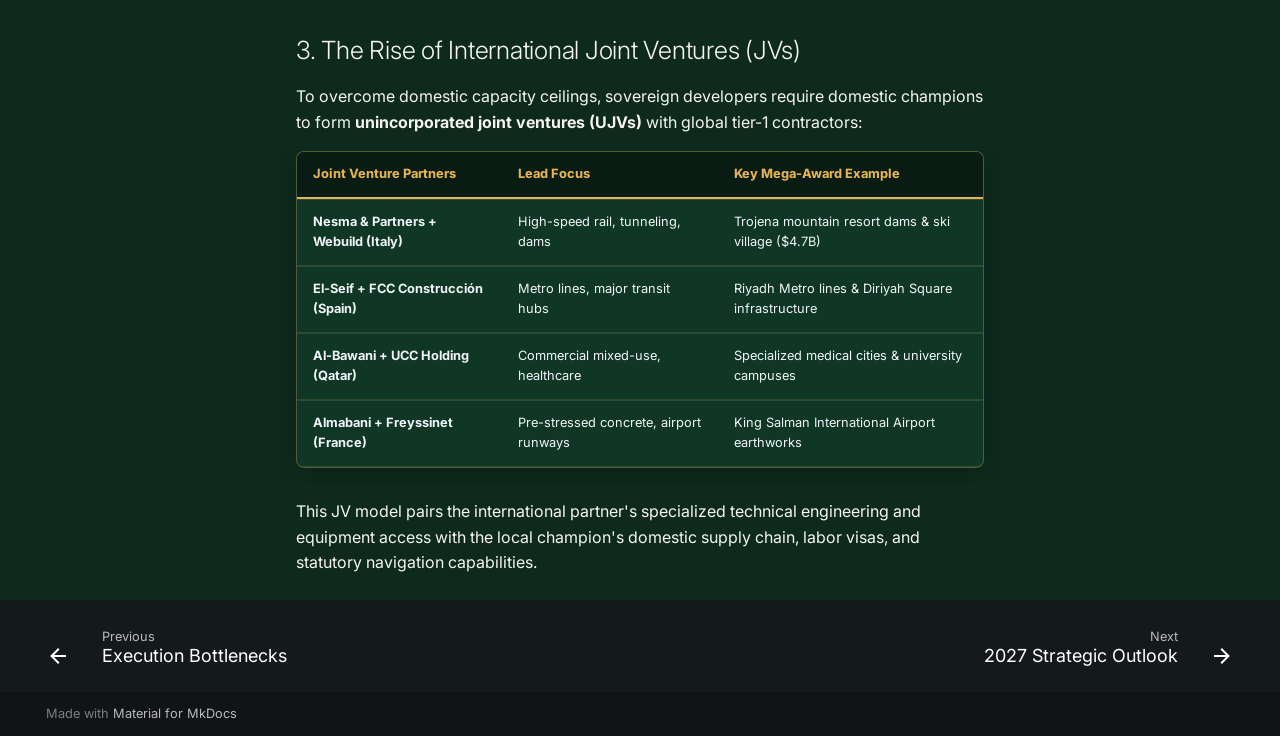
<file: projects-market/contractor-landscape/index.html>
<!doctype html>
<html lang="en" class="no-js">
  <head>
    
      <meta charset="utf-8">
      <meta name="viewport" content="width=device-width,initial-scale=1">
      
        <meta name="description" content="Strategic Intelligence, Contract Awards, Sectoral Dynamics & 2027 Strategic Delivery Outlook">
      
      
        <meta name="author" content="AZ Consultants · Senior Forward Deployed Engineering">
      
      
        <link rel="canonical" href="https://amz34.github.io/projects-market/contractor-landscape/">
      
      
        <link rel="prev" href="../delivery-risks/">
      
      
        <link rel="next" href="../outlook-2027/">
      
      
        
      
      
      <link rel="icon" href="../assets/images/favicon.png">
      <meta name="generator" content="mkdocs-1.6.1, mkdocs-material-9.8.1">
    
    
      
        <title>Contractor Landscape - Saudi Arabia $2.14tn Projects Intelligence</title>
      
    
    
      <link rel="stylesheet" href="../assets/stylesheets/main.57a0d79d.min.css">
      
        
        <link rel="stylesheet" href="../assets/stylesheets/palette.fb2fffe2.min.css">
      
      


    
    
      
    
    
      
        
        
        <link rel="preconnect" href="https://fonts.gstatic.com" crossorigin>
        <link rel="stylesheet" href="https://fonts.googleapis.com/css?family=Inter:300,300i,400,400i,700,700i%7CRoboto+Mono:400,400i,700,700i&display=fallback">
        <style>:root{--md-text-font:"Inter";--md-code-font:"Roboto Mono"}</style>
      
    
    
      <link rel="stylesheet" href="../stylesheets/custom.css">
    
    <script>__md_scope=new URL("..",location),__md_hash=e=>[...e].reduce(((e,_)=>(e<<5)-e+_.charCodeAt(0)),0),__md_get=(e,_=localStorage,t=__md_scope)=>JSON.parse(_.getItem(t.pathname+"."+e)),__md_set=(e,_,t=localStorage,a=__md_scope)=>{try{t.setItem(a.pathname+"."+e,JSON.stringify(_))}catch(e){}}</script>
    
      

    
    
  </head>
  
  
    
    
      
    
    
    
    
    <body dir="ltr" data-md-color-scheme="slate" data-md-color-primary="teal" data-md-color-accent="amber">
  
    
    <input class="md-toggle" data-md-toggle="drawer" type="checkbox" id="__drawer" autocomplete="off">
    <input class="md-toggle" data-md-toggle="search" type="checkbox" id="__search" autocomplete="off">
    <label class="md-overlay" for="__drawer"></label>
    <div data-md-component="skip">
      
        
        <a href="#contractor-landscape-market-dynamics" class="md-skip">
          Skip to content
        </a>
      
    </div>
    <div data-md-component="announce">
      
    </div>
    
    
      

  

<header class="md-header md-header--shadow md-header--lifted" data-md-component="header">
  <nav class="md-header__inner md-grid" aria-label="Header">
    <a href=".." title="Saudi Arabia $2.14tn Projects Intelligence" class="md-header__button md-logo" aria-label="Saudi Arabia $2.14tn Projects Intelligence" data-md-component="logo">
      
  
  <svg xmlns="http://www.w3.org/2000/svg" viewBox="0 0 24 24"><path d="M12 8a3 3 0 0 0 3-3 3 3 0 0 0-3-3 3 3 0 0 0-3 3 3 3 0 0 0 3 3m0 3.54C9.64 9.35 6.5 8 3 8v11c3.5 0 6.64 1.35 9 3.54 2.36-2.19 5.5-3.54 9-3.54V8c-3.5 0-6.64 1.35-9 3.54"/></svg>

    </a>
    <label class="md-header__button md-icon" for="__drawer">
      
      <svg xmlns="http://www.w3.org/2000/svg" viewBox="0 0 24 24"><path d="M3 6h18v2H3zm0 5h18v2H3zm0 5h18v2H3z"/></svg>
    </label>
    <div class="md-header__title" data-md-component="header-title">
      <div class="md-header__ellipsis">
        <div class="md-header__topic">
          <span class="md-ellipsis">
            Saudi Arabia $2.14tn Projects Intelligence
          </span>
        </div>
        <div class="md-header__topic" data-md-component="header-topic">
          <span class="md-ellipsis">
            
              Contractor Landscape
            
          </span>
        </div>
      </div>
    </div>
    
      
        <form class="md-header__option" data-md-component="palette">
  
    
    
    
    <input class="md-option" data-md-color-media="" data-md-color-scheme="slate" data-md-color-primary="teal" data-md-color-accent="amber"  aria-hidden="true"  type="radio" name="__palette" id="__palette_0">
    
  
</form>
      
    
    
      <script>var palette=__md_get("__palette");if(palette&&palette.color){if("(prefers-color-scheme)"===palette.color.media){var media=matchMedia("(prefers-color-scheme: light)"),input=document.querySelector(media.matches?"[data-md-color-media='(prefers-color-scheme: light)']":"[data-md-color-media='(prefers-color-scheme: dark)']");palette.color.media=input.getAttribute("data-md-color-media"),palette.color.scheme=input.getAttribute("data-md-color-scheme"),palette.color.primary=input.getAttribute("data-md-color-primary"),palette.color.accent=input.getAttribute("data-md-color-accent")}for(var[key,value]of Object.entries(palette.color))document.body.setAttribute("data-md-color-"+key,value)}</script>
    
    
    
      
      
        <label class="md-header__button md-icon" for="__search">
          
          <svg xmlns="http://www.w3.org/2000/svg" viewBox="0 0 24 24"><path d="M9.5 3A6.5 6.5 0 0 1 16 9.5c0 1.61-.59 3.09-1.56 4.23l.27.27h.79l5 5-1.5 1.5-5-5v-.79l-.27-.27A6.52 6.52 0 0 1 9.5 16 6.5 6.5 0 0 1 3 9.5 6.5 6.5 0 0 1 9.5 3m0 2C7 5 5 7 5 9.5S7 14 9.5 14 14 12 14 9.5 12 5 9.5 5"/></svg>
        </label>
        <div class="md-search" data-md-component="search" role="dialog">
  <label class="md-search__overlay" for="__search"></label>
  <div class="md-search__inner" role="search">
    <form class="md-search__form" name="search">
      <input type="text" class="md-search__input" name="query" aria-label="Search" placeholder="Search" autocapitalize="off" autocorrect="off" autocomplete="off" spellcheck="false" data-md-component="search-query" required>
      <label class="md-search__icon md-icon" for="__search">
        
        <svg xmlns="http://www.w3.org/2000/svg" viewBox="0 0 24 24"><path d="M9.5 3A6.5 6.5 0 0 1 16 9.5c0 1.61-.59 3.09-1.56 4.23l.27.27h.79l5 5-1.5 1.5-5-5v-.79l-.27-.27A6.52 6.52 0 0 1 9.5 16 6.5 6.5 0 0 1 3 9.5 6.5 6.5 0 0 1 9.5 3m0 2C7 5 5 7 5 9.5S7 14 9.5 14 14 12 14 9.5 12 5 9.5 5"/></svg>
        
        <svg xmlns="http://www.w3.org/2000/svg" viewBox="0 0 24 24"><path d="M20 11v2H8l5.5 5.5-1.42 1.42L4.16 12l7.92-7.92L13.5 5.5 8 11z"/></svg>
      </label>
      <nav class="md-search__options" aria-label="Search">
        
        <button type="reset" class="md-search__icon md-icon" title="Clear" aria-label="Clear" tabindex="-1">
          
          <svg xmlns="http://www.w3.org/2000/svg" viewBox="0 0 24 24"><path d="M19 6.41 17.59 5 12 10.59 6.41 5 5 6.41 10.59 12 5 17.59 6.41 19 12 13.41 17.59 19 19 17.59 13.41 12z"/></svg>
        </button>
      </nav>
      
        <div class="md-search__suggest" data-md-component="search-suggest"></div>
      
    </form>
    <div class="md-search__output">
      <div class="md-search__scrollwrap" tabindex="0" data-md-scrollfix>
        <div class="md-search-result" data-md-component="search-result">
          <div class="md-search-result__meta">
            Initializing search
          </div>
          <ol class="md-search-result__list" role="presentation"></ol>
        </div>
      </div>
    </div>
  </div>
</div>
      
    
    
  </nav>
  
    
      
<nav class="md-tabs" aria-label="Tabs" data-md-component="tabs">
  <div class="md-grid">
    <ul class="md-tabs__list">
      
        
  
  
  
  
    <li class="md-tabs__item">
      <a href=".." class="md-tabs__link">
        
  
  
    
  
  Executive Briefing

      </a>
    </li>
  

      
        
  
  
  
  
    <li class="md-tabs__item">
      <a href="../presentation/" class="md-tabs__link">
        
  
  
    
  
  20-Slide Visual Deck

      </a>
    </li>
  

      
        
  
  
  
  
    <li class="md-tabs__item">
      <a href="../sectors/" class="md-tabs__link">
        
  
  
    
  
  Sector Analysis

      </a>
    </li>
  

      
        
  
  
  
  
    <li class="md-tabs__item">
      <a href="../giga-projects/" class="md-tabs__link">
        
  
  
    
  
  Giga-Projects Portfolio

      </a>
    </li>
  

      
        
  
  
  
  
    <li class="md-tabs__item">
      <a href="../delivery-risks/" class="md-tabs__link">
        
  
  
    
  
  Execution Bottlenecks

      </a>
    </li>
  

      
        
  
  
  
    
  
  
    <li class="md-tabs__item md-tabs__item--active">
      <a href="./" class="md-tabs__link">
        
  
  
    
  
  Contractor Landscape

      </a>
    </li>
  

      
        
  
  
  
  
    <li class="md-tabs__item">
      <a href="../outlook-2027/" class="md-tabs__link">
        
  
  
    
  
  2027 Strategic Outlook

      </a>
    </li>
  

      
        
  
  
  
  
    <li class="md-tabs__item">
      <a href="../playbook/" class="md-tabs__link">
        
  
  
    
  
  FDE Capital Playbook

      </a>
    </li>
  

      
    </ul>
  </div>
</nav>
    
  
</header>
    
    <div class="md-container" data-md-component="container">
      
      
        
      
      <main class="md-main" data-md-component="main">
        <div class="md-main__inner md-grid">
          
            
              
              <div class="md-sidebar md-sidebar--primary" data-md-component="sidebar" data-md-type="navigation" >
                <div class="md-sidebar__scrollwrap">
                  <div class="md-sidebar__inner">
                    


  


<nav class="md-nav md-nav--primary md-nav--lifted" aria-label="Navigation" data-md-level="0">
  <label class="md-nav__title" for="__drawer">
    <a href=".." title="Saudi Arabia $2.14tn Projects Intelligence" class="md-nav__button md-logo" aria-label="Saudi Arabia $2.14tn Projects Intelligence" data-md-component="logo">
      
  
  <svg xmlns="http://www.w3.org/2000/svg" viewBox="0 0 24 24"><path d="M12 8a3 3 0 0 0 3-3 3 3 0 0 0-3-3 3 3 0 0 0-3 3 3 3 0 0 0 3 3m0 3.54C9.64 9.35 6.5 8 3 8v11c3.5 0 6.64 1.35 9 3.54 2.36-2.19 5.5-3.54 9-3.54V8c-3.5 0-6.64 1.35-9 3.54"/></svg>

    </a>
    Saudi Arabia $2.14tn Projects Intelligence
  </label>
  
  <ul class="md-nav__list" data-md-scrollfix>
    
      
      
  
  
  
  
    <li class="md-nav__item">
      <a href=".." class="md-nav__link">
        
  
  
  <span class="md-ellipsis">
    
  
    Executive Briefing
  

    
  </span>
  
  

      </a>
    </li>
  

    
      
      
  
  
  
  
    <li class="md-nav__item">
      <a href="../presentation/" class="md-nav__link">
        
  
  
  <span class="md-ellipsis">
    
  
    20-Slide Visual Deck
  

    
  </span>
  
  

      </a>
    </li>
  

    
      
      
  
  
  
  
    <li class="md-nav__item">
      <a href="../sectors/" class="md-nav__link">
        
  
  
  <span class="md-ellipsis">
    
  
    Sector Analysis
  

    
  </span>
  
  

      </a>
    </li>
  

    
      
      
  
  
  
  
    <li class="md-nav__item">
      <a href="../giga-projects/" class="md-nav__link">
        
  
  
  <span class="md-ellipsis">
    
  
    Giga-Projects Portfolio
  

    
  </span>
  
  

      </a>
    </li>
  

    
      
      
  
  
  
  
    <li class="md-nav__item">
      <a href="../delivery-risks/" class="md-nav__link">
        
  
  
  <span class="md-ellipsis">
    
  
    Execution Bottlenecks
  

    
  </span>
  
  

      </a>
    </li>
  

    
      
      
  
  
    
  
  
  
    <li class="md-nav__item md-nav__item--active">
      
      <input class="md-nav__toggle md-toggle" type="checkbox" id="__toc">
      
      
        
      
      
        <label class="md-nav__link md-nav__link--active" for="__toc">
          
  
  
  <span class="md-ellipsis">
    
  
    Contractor Landscape
  

    
  </span>
  
  

          <span class="md-nav__icon md-icon"></span>
        </label>
      
      <a href="./" class="md-nav__link md-nav__link--active">
        
  
  
  <span class="md-ellipsis">
    
  
    Contractor Landscape
  

    
  </span>
  
  

      </a>
      
        

<nav class="md-nav md-nav--secondary" aria-label="Table of contents">
  
  
  
    
  
  
    <label class="md-nav__title" for="__toc">
      <span class="md-nav__icon md-icon"></span>
      Table of contents
    </label>
    <ul class="md-nav__list" data-md-component="toc" data-md-scrollfix>
      
        <li class="md-nav__item">
  <a href="#backlog-saturation-domestic-champions-joint-venture-architectures" class="md-nav__link">
    <span class="md-ellipsis">
      
        Backlog Saturation, Domestic Champions &amp; Joint Venture Architectures
      
    </span>
  </a>
  
</li>
      
        <li class="md-nav__item">
  <a href="#1-domestic-champions-backlog-to-turnover-saturation" class="md-nav__link">
    <span class="md-ellipsis">
      
        1. Domestic Champions &amp; Backlog-to-Turnover Saturation
      
    </span>
  </a>
  
    <nav class="md-nav" aria-label="1. Domestic Champions &amp; Backlog-to-Turnover Saturation">
      <ul class="md-nav__list">
        
          <li class="md-nav__item">
  <a href="#the-operational-paradox" class="md-nav__link">
    <span class="md-ellipsis">
      
        The Operational Paradox:
      
    </span>
  </a>
  
</li>
        
      </ul>
    </nav>
  
</li>
      
        <li class="md-nav__item">
  <a href="#2-capital-allocator-dominance-sovereign-pif-vs-saudi-aramco" class="md-nav__link">
    <span class="md-ellipsis">
      
        2. Capital Allocator Dominance: Sovereign PIF vs Saudi Aramco
      
    </span>
  </a>
  
    <nav class="md-nav" aria-label="2. Capital Allocator Dominance: Sovereign PIF vs Saudi Aramco">
      <ul class="md-nav__list">
        
          <li class="md-nav__item">
  <a href="#1-public-investment-fund-pif-portfolio-entities-55" class="md-nav__link">
    <span class="md-ellipsis">
      
        1. Public Investment Fund (PIF) &amp; Portfolio Entities (55%)
      
    </span>
  </a>
  
</li>
        
          <li class="md-nav__item">
  <a href="#2-saudi-aramco-22" class="md-nav__link">
    <span class="md-ellipsis">
      
        2. Saudi Aramco (22%)
      
    </span>
  </a>
  
</li>
        
          <li class="md-nav__item">
  <a href="#3-government-ministries-statutory-authorities-23" class="md-nav__link">
    <span class="md-ellipsis">
      
        3. Government Ministries &amp; Statutory Authorities (23%)
      
    </span>
  </a>
  
</li>
        
      </ul>
    </nav>
  
</li>
      
        <li class="md-nav__item">
  <a href="#3-the-rise-of-international-joint-ventures-jvs" class="md-nav__link">
    <span class="md-ellipsis">
      
        3. The Rise of International Joint Ventures (JVs)
      
    </span>
  </a>
  
</li>
      
    </ul>
  
</nav>
      
    </li>
  

    
      
      
  
  
  
  
    <li class="md-nav__item">
      <a href="../outlook-2027/" class="md-nav__link">
        
  
  
  <span class="md-ellipsis">
    
  
    2027 Strategic Outlook
  

    
  </span>
  
  

      </a>
    </li>
  

    
      
      
  
  
  
  
    <li class="md-nav__item">
      <a href="../playbook/" class="md-nav__link">
        
  
  
  <span class="md-ellipsis">
    
  
    FDE Capital Playbook
  

    
  </span>
  
  

      </a>
    </li>
  

    
  </ul>
</nav>
                  </div>
                </div>
              </div>
            
            
              
              <div class="md-sidebar md-sidebar--secondary" data-md-component="sidebar" data-md-type="toc" >
                <div class="md-sidebar__scrollwrap">
                  <div class="md-sidebar__inner">
                    

<nav class="md-nav md-nav--secondary" aria-label="Table of contents">
  
  
  
    
  
  
    <label class="md-nav__title" for="__toc">
      <span class="md-nav__icon md-icon"></span>
      Table of contents
    </label>
    <ul class="md-nav__list" data-md-component="toc" data-md-scrollfix>
      
        <li class="md-nav__item">
  <a href="#backlog-saturation-domestic-champions-joint-venture-architectures" class="md-nav__link">
    <span class="md-ellipsis">
      
        Backlog Saturation, Domestic Champions &amp; Joint Venture Architectures
      
    </span>
  </a>
  
</li>
      
        <li class="md-nav__item">
  <a href="#1-domestic-champions-backlog-to-turnover-saturation" class="md-nav__link">
    <span class="md-ellipsis">
      
        1. Domestic Champions &amp; Backlog-to-Turnover Saturation
      
    </span>
  </a>
  
    <nav class="md-nav" aria-label="1. Domestic Champions &amp; Backlog-to-Turnover Saturation">
      <ul class="md-nav__list">
        
          <li class="md-nav__item">
  <a href="#the-operational-paradox" class="md-nav__link">
    <span class="md-ellipsis">
      
        The Operational Paradox:
      
    </span>
  </a>
  
</li>
        
      </ul>
    </nav>
  
</li>
      
        <li class="md-nav__item">
  <a href="#2-capital-allocator-dominance-sovereign-pif-vs-saudi-aramco" class="md-nav__link">
    <span class="md-ellipsis">
      
        2. Capital Allocator Dominance: Sovereign PIF vs Saudi Aramco
      
    </span>
  </a>
  
    <nav class="md-nav" aria-label="2. Capital Allocator Dominance: Sovereign PIF vs Saudi Aramco">
      <ul class="md-nav__list">
        
          <li class="md-nav__item">
  <a href="#1-public-investment-fund-pif-portfolio-entities-55" class="md-nav__link">
    <span class="md-ellipsis">
      
        1. Public Investment Fund (PIF) &amp; Portfolio Entities (55%)
      
    </span>
  </a>
  
</li>
        
          <li class="md-nav__item">
  <a href="#2-saudi-aramco-22" class="md-nav__link">
    <span class="md-ellipsis">
      
        2. Saudi Aramco (22%)
      
    </span>
  </a>
  
</li>
        
          <li class="md-nav__item">
  <a href="#3-government-ministries-statutory-authorities-23" class="md-nav__link">
    <span class="md-ellipsis">
      
        3. Government Ministries &amp; Statutory Authorities (23%)
      
    </span>
  </a>
  
</li>
        
      </ul>
    </nav>
  
</li>
      
        <li class="md-nav__item">
  <a href="#3-the-rise-of-international-joint-ventures-jvs" class="md-nav__link">
    <span class="md-ellipsis">
      
        3. The Rise of International Joint Ventures (JVs)
      
    </span>
  </a>
  
</li>
      
    </ul>
  
</nav>
                  </div>
                </div>
              </div>
            
          
          
            <div class="md-content" data-md-component="content">
              
              <article class="md-content__inner md-typeset">
                
                  



<h1 id="contractor-landscape-market-dynamics">Contractor Landscape &amp; Market Dynamics</h1>
<h2 id="backlog-saturation-domestic-champions-joint-venture-architectures">Backlog Saturation, Domestic Champions &amp; Joint Venture Architectures</h2>
<p>The procurement landscape in Saudi Arabia is characterized by unprecedented market concentration and capacity limits among the top tier of EPC contractors.</p>
<p><img alt="Contractor Precast Marshaling &amp; Steel Fabrication Yard" src="../assets/photos/steel_precast_yard.jpg" />
<em>Figure 5.1: Expansive contractor structural steel marshaling and modular precast logistics yard serving major giga-project corridors.</em></p>
<p><img alt="Contractor Backlog" src="../assets/charts/c10_contractor_backlog.png" /></p>
<hr />
<h2 id="1-domestic-champions-backlog-to-turnover-saturation">1. Domestic Champions &amp; Backlog-to-Turnover Saturation</h2>
<p>Unlike mature European or North American markets where contractors maintain backlog-to-revenue ratios around <strong>1.5x to 2.0x</strong>, top domestic Saudi contractors carry historic order books:</p>
<ul>
<li><strong>Nesma &amp; Partners (3.8x Backlog Ratio)</strong>: Anchoring mega civil, tunneling, and infrastructure works across NEOM, Diriyah, and Aramco.</li>
<li><strong>El-Seif Engineering Contracting (3.6x Backlog Ratio)</strong>: Leading landmark high-rise, mixed-use commercial, and hospital builds across Riyadh and Jeddah.</li>
<li><strong>Al-Bawani Group (3.4x Backlog Ratio)</strong>: Delivering critical infrastructure, university campuses, and giga-project packages.</li>
<li><strong>Almabani General Contractors (3.2x Backlog Ratio)</strong>: Leading aviation, runways, terminal infrastructure, and metro tunneling.</li>
</ul>
<h3 id="the-operational-paradox">The Operational Paradox:</h3>
<p>Having too much work on the balance sheet is as dangerous as having too little. When order books exceed 3.5x annual revenue, project teams face severe engineering dilution, equipment shortages, and subcontractor quality drift.</p>
<hr />
<h2 id="2-capital-allocator-dominance-sovereign-pif-vs-saudi-aramco">2. Capital Allocator Dominance: Sovereign PIF vs Saudi Aramco</h2>
<p>Over 75% of all active capital procurement originates from two sovereign client balance sheets:</p>
<p><img alt="Client Share" src="../assets/charts/c09_client_share.png" /></p>
<h3 id="1-public-investment-fund-pif-portfolio-entities-55">1. Public Investment Fund (PIF) &amp; Portfolio Entities (55%)</h3>
<ul>
<li>Governed by international program management offices (PMOs) staffed by global consultancies (Bechtel, Parsons, Jacobs, AECOM).</li>
<li>Emphasizes design excellence, aggressive delivery schedules, and sustainability metrics.</li>
<li>Fosters collaborative contracting and early contractor involvement (ECI) models to mitigate market capacity bottlenecks.</li>
</ul>
<h3 id="2-saudi-aramco-22">2. Saudi Aramco (22%)</h3>
<ul>
<li>Operates the gold standard in procurement discipline through its strict <strong>General Instructions (GIs)</strong> and engineering standards.</li>
<li>Mandates <strong>Iktva</strong> compliance and rigorous safety protocols.</li>
<li>Offers highly predictable payment cycles and transparent change-order governance.</li>
</ul>
<h3 id="3-government-ministries-statutory-authorities-23">3. Government Ministries &amp; Statutory Authorities (23%)</h3>
<ul>
<li><strong>Ministry of Transport &amp; Logistic Services</strong>: Road networks, highway safety, and Landbridge rail tenders.</li>
<li><strong>National Housing Company (NHC)</strong>: Master infrastructure packages for large-scale residential suburbs.</li>
<li><strong>Royal Commission for Riyadh City (RCRC)</strong>: Metro extensions, urban greening (King Salman Park), and World Cup stadium infrastructure.</li>
</ul>
<hr />
<h2 id="3-the-rise-of-international-joint-ventures-jvs">3. The Rise of International Joint Ventures (JVs)</h2>
<p>To overcome domestic capacity ceilings, sovereign developers require domestic champions to form <strong>unincorporated joint ventures (UJVs)</strong> with global tier-1 contractors:</p>
<table>
<thead>
<tr>
<th style="text-align: left;">Joint Venture Partners</th>
<th style="text-align: left;">Lead Focus</th>
<th style="text-align: left;">Key Mega-Award Example</th>
</tr>
</thead>
<tbody>
<tr>
<td style="text-align: left;"><strong>Nesma &amp; Partners + Webuild (Italy)</strong></td>
<td style="text-align: left;">High-speed rail, tunneling, dams</td>
<td style="text-align: left;">Trojena mountain resort dams &amp; ski village ($4.7B)</td>
</tr>
<tr>
<td style="text-align: left;"><strong>El-Seif + FCC Construcción (Spain)</strong></td>
<td style="text-align: left;">Metro lines, major transit hubs</td>
<td style="text-align: left;">Riyadh Metro lines &amp; Diriyah Square infrastructure</td>
</tr>
<tr>
<td style="text-align: left;"><strong>Al-Bawani + UCC Holding (Qatar)</strong></td>
<td style="text-align: left;">Commercial mixed-use, healthcare</td>
<td style="text-align: left;">Specialized medical cities &amp; university campuses</td>
</tr>
<tr>
<td style="text-align: left;"><strong>Almabani + Freyssinet (France)</strong></td>
<td style="text-align: left;">Pre-stressed concrete, airport runways</td>
<td style="text-align: left;">King Salman International Airport earthworks</td>
</tr>
</tbody>
</table>
<p>This JV model pairs the international partner's specialized technical engineering and equipment access with the local champion's domestic supply chain, labor visas, and statutory navigation capabilities.</p>












                
              </article>
            </div>
          
          
<script>var target=document.getElementById(location.hash.slice(1));target&&target.name&&(target.checked=target.name.startsWith("__tabbed_"))</script>
        </div>
        
          <button type="button" class="md-top md-icon" data-md-component="top" hidden>
  
  <svg xmlns="http://www.w3.org/2000/svg" viewBox="0 0 24 24"><path d="M13 20h-2V8l-5.5 5.5-1.42-1.42L12 4.16l7.92 7.92-1.42 1.42L13 8z"/></svg>
  Back to top
</button>
        
      </main>
      
        <footer class="md-footer">
  
    
      
      <nav class="md-footer__inner md-grid" aria-label="Footer" >
        
          
          <a href="../delivery-risks/" class="md-footer__link md-footer__link--prev" aria-label="Previous: Execution Bottlenecks">
            <div class="md-footer__button md-icon">
              
              <svg xmlns="http://www.w3.org/2000/svg" viewBox="0 0 24 24"><path d="M20 11v2H8l5.5 5.5-1.42 1.42L4.16 12l7.92-7.92L13.5 5.5 8 11z"/></svg>
            </div>
            <div class="md-footer__title">
              <span class="md-footer__direction">
                Previous
              </span>
              <div class="md-ellipsis">
                Execution Bottlenecks
              </div>
            </div>
          </a>
        
        
          
          <a href="../outlook-2027/" class="md-footer__link md-footer__link--next" aria-label="Next: 2027 Strategic Outlook">
            <div class="md-footer__title">
              <span class="md-footer__direction">
                Next
              </span>
              <div class="md-ellipsis">
                2027 Strategic Outlook
              </div>
            </div>
            <div class="md-footer__button md-icon">
              
              <svg xmlns="http://www.w3.org/2000/svg" viewBox="0 0 24 24"><path d="M4 11v2h12l-5.5 5.5 1.42 1.42L19.84 12l-7.92-7.92L10.5 5.5 16 11z"/></svg>
            </div>
          </a>
        
      </nav>
    
  
  <div class="md-footer-meta md-typeset">
    <div class="md-footer-meta__inner md-grid">
      <div class="md-copyright">
  
  
    Made with
    <a href="https://squidfunk.github.io/mkdocs-material/" target="_blank" rel="noopener">
      Material for MkDocs
    </a>
  
</div>
      
    </div>
  </div>
</footer>
      
    </div>
    <div class="md-dialog" data-md-component="dialog">
      <div class="md-dialog__inner md-typeset"></div>
    </div>
    
    
    
      
      
      <script id="__config" type="application/json">{"annotate": null, "base": "..", "features": ["navigation.tabs", "navigation.tabs.sticky", "navigation.sections", "navigation.expand", "navigation.top", "navigation.footer", "search.suggest", "search.highlight", "content.code.copy"], "search": "../assets/javascripts/workers/search.a7633da7.min.js", "tags": null, "translations": {"clipboard.copied": "Copied to clipboard", "clipboard.copy": "Copy to clipboard", "search.result.more.one": "1 more on this page", "search.result.more.other": "# more on this page", "search.result.none": "No matching documents", "search.result.one": "1 matching document", "search.result.other": "# matching documents", "search.result.placeholder": "Type to start searching", "search.result.term.missing": "Missing", "select.version": "Select version"}, "version": null}</script>
    
    
      <script src="../assets/javascripts/bundle.a5f9d56c.min.js"></script>
      
    
  </body>
</html>
</file>
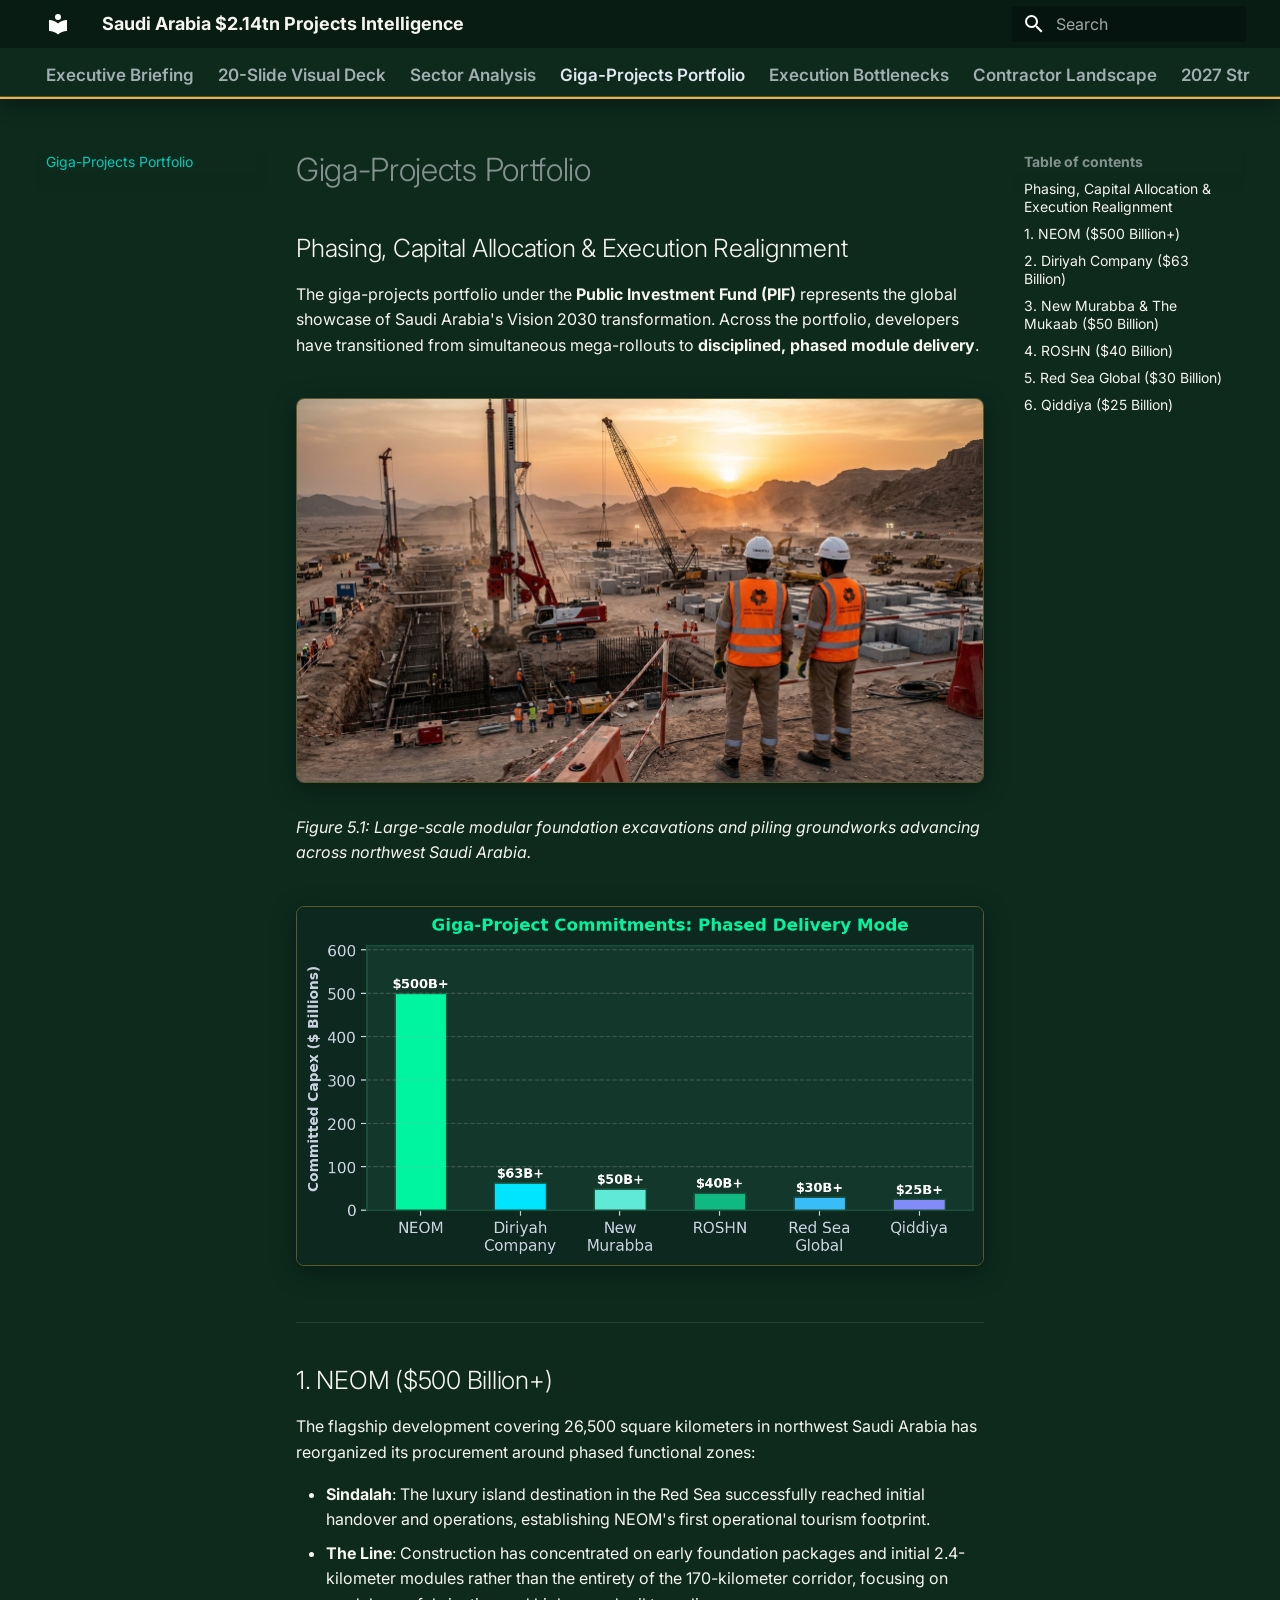
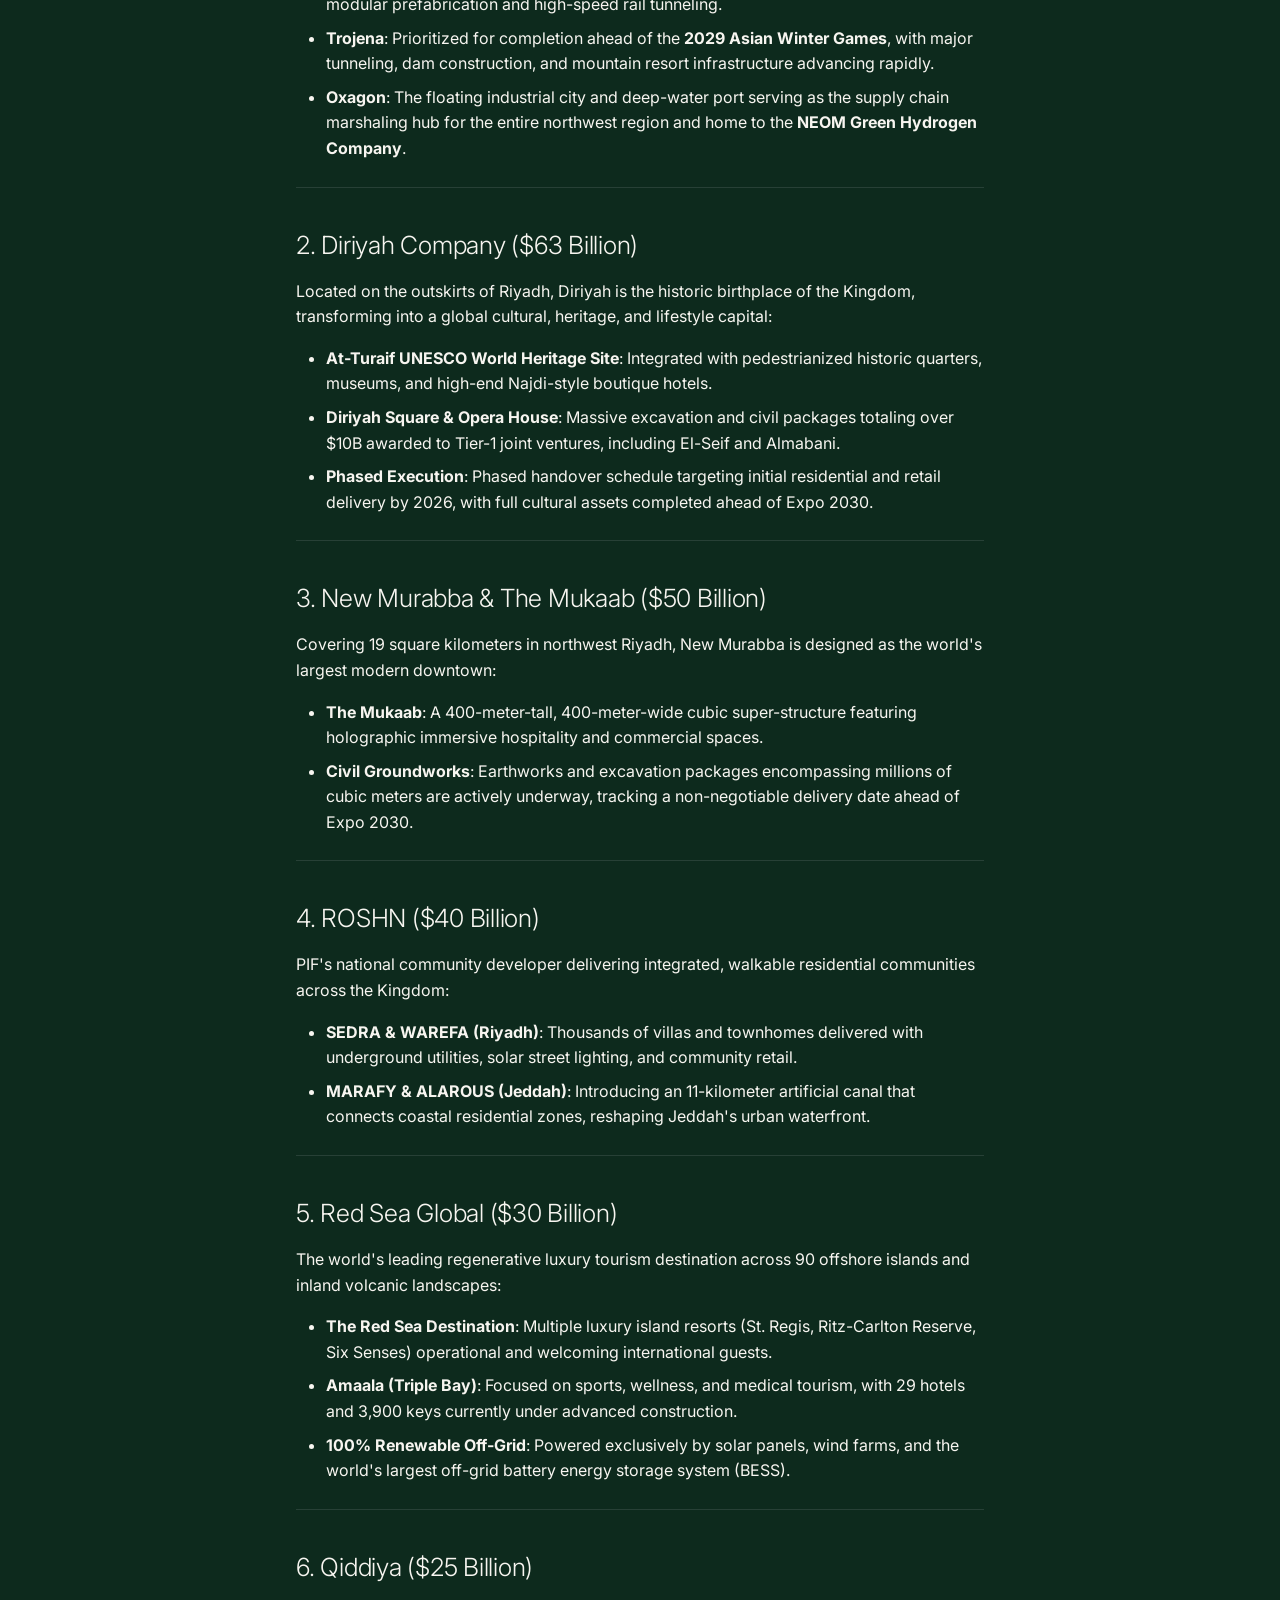
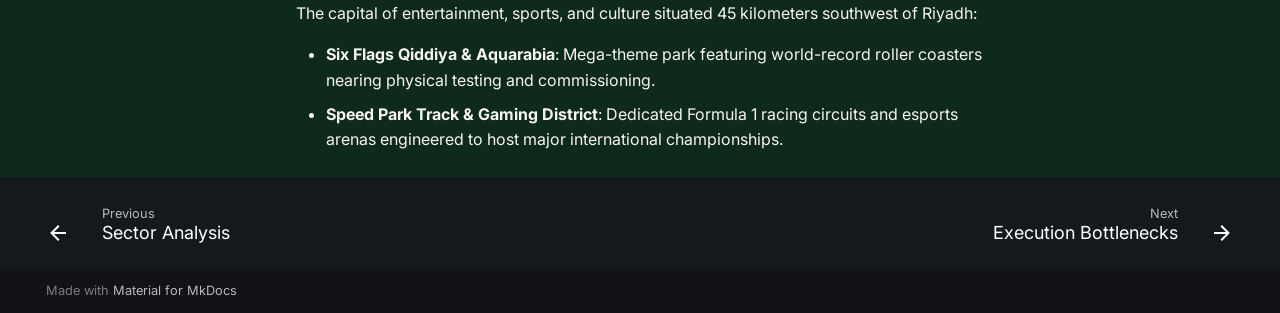
<file: projects-market/giga-projects/index.html>
<!doctype html>
<html lang="en" class="no-js">
  <head>
    
      <meta charset="utf-8">
      <meta name="viewport" content="width=device-width,initial-scale=1">
      
        <meta name="description" content="Strategic Intelligence, Contract Awards, Sectoral Dynamics & 2027 Strategic Delivery Outlook">
      
      
        <meta name="author" content="AZ Consultants · Senior Forward Deployed Engineering">
      
      
        <link rel="canonical" href="https://amz34.github.io/projects-market/giga-projects/">
      
      
        <link rel="prev" href="../sectors/">
      
      
        <link rel="next" href="../delivery-risks/">
      
      
        
      
      
      <link rel="icon" href="../assets/images/favicon.png">
      <meta name="generator" content="mkdocs-1.6.1, mkdocs-material-9.8.1">
    
    
      
        <title>Giga-Projects Portfolio - Saudi Arabia $2.14tn Projects Intelligence</title>
      
    
    
      <link rel="stylesheet" href="../assets/stylesheets/main.57a0d79d.min.css">
      
        
        <link rel="stylesheet" href="../assets/stylesheets/palette.fb2fffe2.min.css">
      
      


    
    
      
    
    
      
        
        
        <link rel="preconnect" href="https://fonts.gstatic.com" crossorigin>
        <link rel="stylesheet" href="https://fonts.googleapis.com/css?family=Inter:300,300i,400,400i,700,700i%7CRoboto+Mono:400,400i,700,700i&display=fallback">
        <style>:root{--md-text-font:"Inter";--md-code-font:"Roboto Mono"}</style>
      
    
    
      <link rel="stylesheet" href="../stylesheets/custom.css">
    
    <script>__md_scope=new URL("..",location),__md_hash=e=>[...e].reduce(((e,_)=>(e<<5)-e+_.charCodeAt(0)),0),__md_get=(e,_=localStorage,t=__md_scope)=>JSON.parse(_.getItem(t.pathname+"."+e)),__md_set=(e,_,t=localStorage,a=__md_scope)=>{try{t.setItem(a.pathname+"."+e,JSON.stringify(_))}catch(e){}}</script>
    
      

    
    
  </head>
  
  
    
    
      
    
    
    
    
    <body dir="ltr" data-md-color-scheme="slate" data-md-color-primary="teal" data-md-color-accent="amber">
  
    
    <input class="md-toggle" data-md-toggle="drawer" type="checkbox" id="__drawer" autocomplete="off">
    <input class="md-toggle" data-md-toggle="search" type="checkbox" id="__search" autocomplete="off">
    <label class="md-overlay" for="__drawer"></label>
    <div data-md-component="skip">
      
        
        <a href="#giga-projects-portfolio" class="md-skip">
          Skip to content
        </a>
      
    </div>
    <div data-md-component="announce">
      
    </div>
    
    
      

  

<header class="md-header md-header--shadow md-header--lifted" data-md-component="header">
  <nav class="md-header__inner md-grid" aria-label="Header">
    <a href=".." title="Saudi Arabia $2.14tn Projects Intelligence" class="md-header__button md-logo" aria-label="Saudi Arabia $2.14tn Projects Intelligence" data-md-component="logo">
      
  
  <svg xmlns="http://www.w3.org/2000/svg" viewBox="0 0 24 24"><path d="M12 8a3 3 0 0 0 3-3 3 3 0 0 0-3-3 3 3 0 0 0-3 3 3 3 0 0 0 3 3m0 3.54C9.64 9.35 6.5 8 3 8v11c3.5 0 6.64 1.35 9 3.54 2.36-2.19 5.5-3.54 9-3.54V8c-3.5 0-6.64 1.35-9 3.54"/></svg>

    </a>
    <label class="md-header__button md-icon" for="__drawer">
      
      <svg xmlns="http://www.w3.org/2000/svg" viewBox="0 0 24 24"><path d="M3 6h18v2H3zm0 5h18v2H3zm0 5h18v2H3z"/></svg>
    </label>
    <div class="md-header__title" data-md-component="header-title">
      <div class="md-header__ellipsis">
        <div class="md-header__topic">
          <span class="md-ellipsis">
            Saudi Arabia $2.14tn Projects Intelligence
          </span>
        </div>
        <div class="md-header__topic" data-md-component="header-topic">
          <span class="md-ellipsis">
            
              Giga-Projects Portfolio
            
          </span>
        </div>
      </div>
    </div>
    
      
        <form class="md-header__option" data-md-component="palette">
  
    
    
    
    <input class="md-option" data-md-color-media="" data-md-color-scheme="slate" data-md-color-primary="teal" data-md-color-accent="amber"  aria-hidden="true"  type="radio" name="__palette" id="__palette_0">
    
  
</form>
      
    
    
      <script>var palette=__md_get("__palette");if(palette&&palette.color){if("(prefers-color-scheme)"===palette.color.media){var media=matchMedia("(prefers-color-scheme: light)"),input=document.querySelector(media.matches?"[data-md-color-media='(prefers-color-scheme: light)']":"[data-md-color-media='(prefers-color-scheme: dark)']");palette.color.media=input.getAttribute("data-md-color-media"),palette.color.scheme=input.getAttribute("data-md-color-scheme"),palette.color.primary=input.getAttribute("data-md-color-primary"),palette.color.accent=input.getAttribute("data-md-color-accent")}for(var[key,value]of Object.entries(palette.color))document.body.setAttribute("data-md-color-"+key,value)}</script>
    
    
    
      
      
        <label class="md-header__button md-icon" for="__search">
          
          <svg xmlns="http://www.w3.org/2000/svg" viewBox="0 0 24 24"><path d="M9.5 3A6.5 6.5 0 0 1 16 9.5c0 1.61-.59 3.09-1.56 4.23l.27.27h.79l5 5-1.5 1.5-5-5v-.79l-.27-.27A6.52 6.52 0 0 1 9.5 16 6.5 6.5 0 0 1 3 9.5 6.5 6.5 0 0 1 9.5 3m0 2C7 5 5 7 5 9.5S7 14 9.5 14 14 12 14 9.5 12 5 9.5 5"/></svg>
        </label>
        <div class="md-search" data-md-component="search" role="dialog">
  <label class="md-search__overlay" for="__search"></label>
  <div class="md-search__inner" role="search">
    <form class="md-search__form" name="search">
      <input type="text" class="md-search__input" name="query" aria-label="Search" placeholder="Search" autocapitalize="off" autocorrect="off" autocomplete="off" spellcheck="false" data-md-component="search-query" required>
      <label class="md-search__icon md-icon" for="__search">
        
        <svg xmlns="http://www.w3.org/2000/svg" viewBox="0 0 24 24"><path d="M9.5 3A6.5 6.5 0 0 1 16 9.5c0 1.61-.59 3.09-1.56 4.23l.27.27h.79l5 5-1.5 1.5-5-5v-.79l-.27-.27A6.52 6.52 0 0 1 9.5 16 6.5 6.5 0 0 1 3 9.5 6.5 6.5 0 0 1 9.5 3m0 2C7 5 5 7 5 9.5S7 14 9.5 14 14 12 14 9.5 12 5 9.5 5"/></svg>
        
        <svg xmlns="http://www.w3.org/2000/svg" viewBox="0 0 24 24"><path d="M20 11v2H8l5.5 5.5-1.42 1.42L4.16 12l7.92-7.92L13.5 5.5 8 11z"/></svg>
      </label>
      <nav class="md-search__options" aria-label="Search">
        
        <button type="reset" class="md-search__icon md-icon" title="Clear" aria-label="Clear" tabindex="-1">
          
          <svg xmlns="http://www.w3.org/2000/svg" viewBox="0 0 24 24"><path d="M19 6.41 17.59 5 12 10.59 6.41 5 5 6.41 10.59 12 5 17.59 6.41 19 12 13.41 17.59 19 19 17.59 13.41 12z"/></svg>
        </button>
      </nav>
      
        <div class="md-search__suggest" data-md-component="search-suggest"></div>
      
    </form>
    <div class="md-search__output">
      <div class="md-search__scrollwrap" tabindex="0" data-md-scrollfix>
        <div class="md-search-result" data-md-component="search-result">
          <div class="md-search-result__meta">
            Initializing search
          </div>
          <ol class="md-search-result__list" role="presentation"></ol>
        </div>
      </div>
    </div>
  </div>
</div>
      
    
    
  </nav>
  
    
      
<nav class="md-tabs" aria-label="Tabs" data-md-component="tabs">
  <div class="md-grid">
    <ul class="md-tabs__list">
      
        
  
  
  
  
    <li class="md-tabs__item">
      <a href=".." class="md-tabs__link">
        
  
  
    
  
  Executive Briefing

      </a>
    </li>
  

      
        
  
  
  
  
    <li class="md-tabs__item">
      <a href="../presentation/" class="md-tabs__link">
        
  
  
    
  
  20-Slide Visual Deck

      </a>
    </li>
  

      
        
  
  
  
  
    <li class="md-tabs__item">
      <a href="../sectors/" class="md-tabs__link">
        
  
  
    
  
  Sector Analysis

      </a>
    </li>
  

      
        
  
  
  
    
  
  
    <li class="md-tabs__item md-tabs__item--active">
      <a href="./" class="md-tabs__link">
        
  
  
    
  
  Giga-Projects Portfolio

      </a>
    </li>
  

      
        
  
  
  
  
    <li class="md-tabs__item">
      <a href="../delivery-risks/" class="md-tabs__link">
        
  
  
    
  
  Execution Bottlenecks

      </a>
    </li>
  

      
        
  
  
  
  
    <li class="md-tabs__item">
      <a href="../contractor-landscape/" class="md-tabs__link">
        
  
  
    
  
  Contractor Landscape

      </a>
    </li>
  

      
        
  
  
  
  
    <li class="md-tabs__item">
      <a href="../outlook-2027/" class="md-tabs__link">
        
  
  
    
  
  2027 Strategic Outlook

      </a>
    </li>
  

      
        
  
  
  
  
    <li class="md-tabs__item">
      <a href="../playbook/" class="md-tabs__link">
        
  
  
    
  
  FDE Capital Playbook

      </a>
    </li>
  

      
    </ul>
  </div>
</nav>
    
  
</header>
    
    <div class="md-container" data-md-component="container">
      
      
        
      
      <main class="md-main" data-md-component="main">
        <div class="md-main__inner md-grid">
          
            
              
              <div class="md-sidebar md-sidebar--primary" data-md-component="sidebar" data-md-type="navigation" >
                <div class="md-sidebar__scrollwrap">
                  <div class="md-sidebar__inner">
                    


  


<nav class="md-nav md-nav--primary md-nav--lifted" aria-label="Navigation" data-md-level="0">
  <label class="md-nav__title" for="__drawer">
    <a href=".." title="Saudi Arabia $2.14tn Projects Intelligence" class="md-nav__button md-logo" aria-label="Saudi Arabia $2.14tn Projects Intelligence" data-md-component="logo">
      
  
  <svg xmlns="http://www.w3.org/2000/svg" viewBox="0 0 24 24"><path d="M12 8a3 3 0 0 0 3-3 3 3 0 0 0-3-3 3 3 0 0 0-3 3 3 3 0 0 0 3 3m0 3.54C9.64 9.35 6.5 8 3 8v11c3.5 0 6.64 1.35 9 3.54 2.36-2.19 5.5-3.54 9-3.54V8c-3.5 0-6.64 1.35-9 3.54"/></svg>

    </a>
    Saudi Arabia $2.14tn Projects Intelligence
  </label>
  
  <ul class="md-nav__list" data-md-scrollfix>
    
      
      
  
  
  
  
    <li class="md-nav__item">
      <a href=".." class="md-nav__link">
        
  
  
  <span class="md-ellipsis">
    
  
    Executive Briefing
  

    
  </span>
  
  

      </a>
    </li>
  

    
      
      
  
  
  
  
    <li class="md-nav__item">
      <a href="../presentation/" class="md-nav__link">
        
  
  
  <span class="md-ellipsis">
    
  
    20-Slide Visual Deck
  

    
  </span>
  
  

      </a>
    </li>
  

    
      
      
  
  
  
  
    <li class="md-nav__item">
      <a href="../sectors/" class="md-nav__link">
        
  
  
  <span class="md-ellipsis">
    
  
    Sector Analysis
  

    
  </span>
  
  

      </a>
    </li>
  

    
      
      
  
  
    
  
  
  
    <li class="md-nav__item md-nav__item--active">
      
      <input class="md-nav__toggle md-toggle" type="checkbox" id="__toc">
      
      
        
      
      
        <label class="md-nav__link md-nav__link--active" for="__toc">
          
  
  
  <span class="md-ellipsis">
    
  
    Giga-Projects Portfolio
  

    
  </span>
  
  

          <span class="md-nav__icon md-icon"></span>
        </label>
      
      <a href="./" class="md-nav__link md-nav__link--active">
        
  
  
  <span class="md-ellipsis">
    
  
    Giga-Projects Portfolio
  

    
  </span>
  
  

      </a>
      
        

<nav class="md-nav md-nav--secondary" aria-label="Table of contents">
  
  
  
    
  
  
    <label class="md-nav__title" for="__toc">
      <span class="md-nav__icon md-icon"></span>
      Table of contents
    </label>
    <ul class="md-nav__list" data-md-component="toc" data-md-scrollfix>
      
        <li class="md-nav__item">
  <a href="#phasing-capital-allocation-execution-realignment" class="md-nav__link">
    <span class="md-ellipsis">
      
        Phasing, Capital Allocation &amp; Execution Realignment
      
    </span>
  </a>
  
</li>
      
        <li class="md-nav__item">
  <a href="#1-neom-500-billion" class="md-nav__link">
    <span class="md-ellipsis">
      
        1. NEOM ($500 Billion+)
      
    </span>
  </a>
  
</li>
      
        <li class="md-nav__item">
  <a href="#2-diriyah-company-63-billion" class="md-nav__link">
    <span class="md-ellipsis">
      
        2. Diriyah Company ($63 Billion)
      
    </span>
  </a>
  
</li>
      
        <li class="md-nav__item">
  <a href="#3-new-murabba-the-mukaab-50-billion" class="md-nav__link">
    <span class="md-ellipsis">
      
        3. New Murabba &amp; The Mukaab ($50 Billion)
      
    </span>
  </a>
  
</li>
      
        <li class="md-nav__item">
  <a href="#4-roshn-40-billion" class="md-nav__link">
    <span class="md-ellipsis">
      
        4. ROSHN ($40 Billion)
      
    </span>
  </a>
  
</li>
      
        <li class="md-nav__item">
  <a href="#5-red-sea-global-30-billion" class="md-nav__link">
    <span class="md-ellipsis">
      
        5. Red Sea Global ($30 Billion)
      
    </span>
  </a>
  
</li>
      
        <li class="md-nav__item">
  <a href="#6-qiddiya-25-billion" class="md-nav__link">
    <span class="md-ellipsis">
      
        6. Qiddiya ($25 Billion)
      
    </span>
  </a>
  
</li>
      
    </ul>
  
</nav>
      
    </li>
  

    
      
      
  
  
  
  
    <li class="md-nav__item">
      <a href="../delivery-risks/" class="md-nav__link">
        
  
  
  <span class="md-ellipsis">
    
  
    Execution Bottlenecks
  

    
  </span>
  
  

      </a>
    </li>
  

    
      
      
  
  
  
  
    <li class="md-nav__item">
      <a href="../contractor-landscape/" class="md-nav__link">
        
  
  
  <span class="md-ellipsis">
    
  
    Contractor Landscape
  

    
  </span>
  
  

      </a>
    </li>
  

    
      
      
  
  
  
  
    <li class="md-nav__item">
      <a href="../outlook-2027/" class="md-nav__link">
        
  
  
  <span class="md-ellipsis">
    
  
    2027 Strategic Outlook
  

    
  </span>
  
  

      </a>
    </li>
  

    
      
      
  
  
  
  
    <li class="md-nav__item">
      <a href="../playbook/" class="md-nav__link">
        
  
  
  <span class="md-ellipsis">
    
  
    FDE Capital Playbook
  

    
  </span>
  
  

      </a>
    </li>
  

    
  </ul>
</nav>
                  </div>
                </div>
              </div>
            
            
              
              <div class="md-sidebar md-sidebar--secondary" data-md-component="sidebar" data-md-type="toc" >
                <div class="md-sidebar__scrollwrap">
                  <div class="md-sidebar__inner">
                    

<nav class="md-nav md-nav--secondary" aria-label="Table of contents">
  
  
  
    
  
  
    <label class="md-nav__title" for="__toc">
      <span class="md-nav__icon md-icon"></span>
      Table of contents
    </label>
    <ul class="md-nav__list" data-md-component="toc" data-md-scrollfix>
      
        <li class="md-nav__item">
  <a href="#phasing-capital-allocation-execution-realignment" class="md-nav__link">
    <span class="md-ellipsis">
      
        Phasing, Capital Allocation &amp; Execution Realignment
      
    </span>
  </a>
  
</li>
      
        <li class="md-nav__item">
  <a href="#1-neom-500-billion" class="md-nav__link">
    <span class="md-ellipsis">
      
        1. NEOM ($500 Billion+)
      
    </span>
  </a>
  
</li>
      
        <li class="md-nav__item">
  <a href="#2-diriyah-company-63-billion" class="md-nav__link">
    <span class="md-ellipsis">
      
        2. Diriyah Company ($63 Billion)
      
    </span>
  </a>
  
</li>
      
        <li class="md-nav__item">
  <a href="#3-new-murabba-the-mukaab-50-billion" class="md-nav__link">
    <span class="md-ellipsis">
      
        3. New Murabba &amp; The Mukaab ($50 Billion)
      
    </span>
  </a>
  
</li>
      
        <li class="md-nav__item">
  <a href="#4-roshn-40-billion" class="md-nav__link">
    <span class="md-ellipsis">
      
        4. ROSHN ($40 Billion)
      
    </span>
  </a>
  
</li>
      
        <li class="md-nav__item">
  <a href="#5-red-sea-global-30-billion" class="md-nav__link">
    <span class="md-ellipsis">
      
        5. Red Sea Global ($30 Billion)
      
    </span>
  </a>
  
</li>
      
        <li class="md-nav__item">
  <a href="#6-qiddiya-25-billion" class="md-nav__link">
    <span class="md-ellipsis">
      
        6. Qiddiya ($25 Billion)
      
    </span>
  </a>
  
</li>
      
    </ul>
  
</nav>
                  </div>
                </div>
              </div>
            
          
          
            <div class="md-content" data-md-component="content">
              
              <article class="md-content__inner md-typeset">
                
                  



<h1 id="giga-projects-portfolio">Giga-Projects Portfolio</h1>
<h2 id="phasing-capital-allocation-execution-realignment">Phasing, Capital Allocation &amp; Execution Realignment</h2>
<p>The giga-projects portfolio under the <strong>Public Investment Fund (PIF)</strong> represents the global showcase of Saudi Arabia's Vision 2030 transformation. Across the portfolio, developers have transitioned from simultaneous mega-rollouts to <strong>disciplined, phased module delivery</strong>.</p>
<p><img alt="Tabuk Modular Foundation &amp; Deep Piling Groundworks" src="../assets/photos/neom_modular_foundations.jpg" />
<em>Figure 5.1: Large-scale modular foundation excavations and piling groundworks advancing across northwest Saudi Arabia.</em></p>
<p><img alt="Giga Projects Capex" src="../assets/charts/c08_gigaprojects_bar.png" /></p>
<hr />
<h2 id="1-neom-500-billion">1. NEOM ($500 Billion+)</h2>
<p>The flagship development covering 26,500 square kilometers in northwest Saudi Arabia has reorganized its procurement around phased functional zones:</p>
<ul>
<li><strong>Sindalah</strong>: The luxury island destination in the Red Sea successfully reached initial handover and operations, establishing NEOM's first operational tourism footprint.</li>
<li><strong>The Line</strong>: Construction has concentrated on early foundation packages and initial 2.4-kilometer modules rather than the entirety of the 170-kilometer corridor, focusing on modular prefabrication and high-speed rail tunneling.</li>
<li><strong>Trojena</strong>: Prioritized for completion ahead of the <strong>2029 Asian Winter Games</strong>, with major tunneling, dam construction, and mountain resort infrastructure advancing rapidly.</li>
<li><strong>Oxagon</strong>: The floating industrial city and deep-water port serving as the supply chain marshaling hub for the entire northwest region and home to the <strong>NEOM Green Hydrogen Company</strong>.</li>
</ul>
<hr />
<h2 id="2-diriyah-company-63-billion">2. Diriyah Company ($63 Billion)</h2>
<p>Located on the outskirts of Riyadh, Diriyah is the historic birthplace of the Kingdom, transforming into a global cultural, heritage, and lifestyle capital:</p>
<ul>
<li><strong>At-Turaif UNESCO World Heritage Site</strong>: Integrated with pedestrianized historic quarters, museums, and high-end Najdi-style boutique hotels.</li>
<li><strong>Diriyah Square &amp; Opera House</strong>: Massive excavation and civil packages totaling over $10B awarded to Tier-1 joint ventures, including El-Seif and Almabani.</li>
<li><strong>Phased Execution</strong>: Phased handover schedule targeting initial residential and retail delivery by 2026, with full cultural assets completed ahead of Expo 2030.</li>
</ul>
<hr />
<h2 id="3-new-murabba-the-mukaab-50-billion">3. New Murabba &amp; The Mukaab ($50 Billion)</h2>
<p>Covering 19 square kilometers in northwest Riyadh, New Murabba is designed as the world's largest modern downtown:</p>
<ul>
<li><strong>The Mukaab</strong>: A 400-meter-tall, 400-meter-wide cubic super-structure featuring holographic immersive hospitality and commercial spaces.</li>
<li><strong>Civil Groundworks</strong>: Earthworks and excavation packages encompassing millions of cubic meters are actively underway, tracking a non-negotiable delivery date ahead of Expo 2030.</li>
</ul>
<hr />
<h2 id="4-roshn-40-billion">4. ROSHN ($40 Billion)</h2>
<p>PIF's national community developer delivering integrated, walkable residential communities across the Kingdom:</p>
<ul>
<li><strong>SEDRA &amp; WAREFA (Riyadh)</strong>: Thousands of villas and townhomes delivered with underground utilities, solar street lighting, and community retail.</li>
<li><strong>MARAFY &amp; ALAROUS (Jeddah)</strong>: Introducing an 11-kilometer artificial canal that connects coastal residential zones, reshaping Jeddah's urban waterfront.</li>
</ul>
<hr />
<h2 id="5-red-sea-global-30-billion">5. Red Sea Global ($30 Billion)</h2>
<p>The world's leading regenerative luxury tourism destination across 90 offshore islands and inland volcanic landscapes:</p>
<ul>
<li><strong>The Red Sea Destination</strong>: Multiple luxury island resorts (St. Regis, Ritz-Carlton Reserve, Six Senses) operational and welcoming international guests.</li>
<li><strong>Amaala (Triple Bay)</strong>: Focused on sports, wellness, and medical tourism, with 29 hotels and 3,900 keys currently under advanced construction.</li>
<li><strong>100% Renewable Off-Grid</strong>: Powered exclusively by solar panels, wind farms, and the world's largest off-grid battery energy storage system (BESS).</li>
</ul>
<hr />
<h2 id="6-qiddiya-25-billion">6. Qiddiya ($25 Billion)</h2>
<p>The capital of entertainment, sports, and culture situated 45 kilometers southwest of Riyadh:</p>
<ul>
<li><strong>Six Flags Qiddiya &amp; Aquarabia</strong>: Mega-theme park featuring world-record roller coasters nearing physical testing and commissioning.</li>
<li><strong>Speed Park Track &amp; Gaming District</strong>: Dedicated Formula 1 racing circuits and esports arenas engineered to host major international championships.</li>
</ul>












                
              </article>
            </div>
          
          
<script>var target=document.getElementById(location.hash.slice(1));target&&target.name&&(target.checked=target.name.startsWith("__tabbed_"))</script>
        </div>
        
          <button type="button" class="md-top md-icon" data-md-component="top" hidden>
  
  <svg xmlns="http://www.w3.org/2000/svg" viewBox="0 0 24 24"><path d="M13 20h-2V8l-5.5 5.5-1.42-1.42L12 4.16l7.92 7.92-1.42 1.42L13 8z"/></svg>
  Back to top
</button>
        
      </main>
      
        <footer class="md-footer">
  
    
      
      <nav class="md-footer__inner md-grid" aria-label="Footer" >
        
          
          <a href="../sectors/" class="md-footer__link md-footer__link--prev" aria-label="Previous: Sector Analysis">
            <div class="md-footer__button md-icon">
              
              <svg xmlns="http://www.w3.org/2000/svg" viewBox="0 0 24 24"><path d="M20 11v2H8l5.5 5.5-1.42 1.42L4.16 12l7.92-7.92L13.5 5.5 8 11z"/></svg>
            </div>
            <div class="md-footer__title">
              <span class="md-footer__direction">
                Previous
              </span>
              <div class="md-ellipsis">
                Sector Analysis
              </div>
            </div>
          </a>
        
        
          
          <a href="../delivery-risks/" class="md-footer__link md-footer__link--next" aria-label="Next: Execution Bottlenecks">
            <div class="md-footer__title">
              <span class="md-footer__direction">
                Next
              </span>
              <div class="md-ellipsis">
                Execution Bottlenecks
              </div>
            </div>
            <div class="md-footer__button md-icon">
              
              <svg xmlns="http://www.w3.org/2000/svg" viewBox="0 0 24 24"><path d="M4 11v2h12l-5.5 5.5 1.42 1.42L19.84 12l-7.92-7.92L10.5 5.5 16 11z"/></svg>
            </div>
          </a>
        
      </nav>
    
  
  <div class="md-footer-meta md-typeset">
    <div class="md-footer-meta__inner md-grid">
      <div class="md-copyright">
  
  
    Made with
    <a href="https://squidfunk.github.io/mkdocs-material/" target="_blank" rel="noopener">
      Material for MkDocs
    </a>
  
</div>
      
    </div>
  </div>
</footer>
      
    </div>
    <div class="md-dialog" data-md-component="dialog">
      <div class="md-dialog__inner md-typeset"></div>
    </div>
    
    
    
      
      
      <script id="__config" type="application/json">{"annotate": null, "base": "..", "features": ["navigation.tabs", "navigation.tabs.sticky", "navigation.sections", "navigation.expand", "navigation.top", "navigation.footer", "search.suggest", "search.highlight", "content.code.copy"], "search": "../assets/javascripts/workers/search.a7633da7.min.js", "tags": null, "translations": {"clipboard.copied": "Copied to clipboard", "clipboard.copy": "Copy to clipboard", "search.result.more.one": "1 more on this page", "search.result.more.other": "# more on this page", "search.result.none": "No matching documents", "search.result.one": "1 matching document", "search.result.other": "# matching documents", "search.result.placeholder": "Type to start searching", "search.result.term.missing": "Missing", "select.version": "Select version"}, "version": null}</script>
    
    
      <script src="../assets/javascripts/bundle.a5f9d56c.min.js"></script>
      
    
  </body>
</html>
</file>
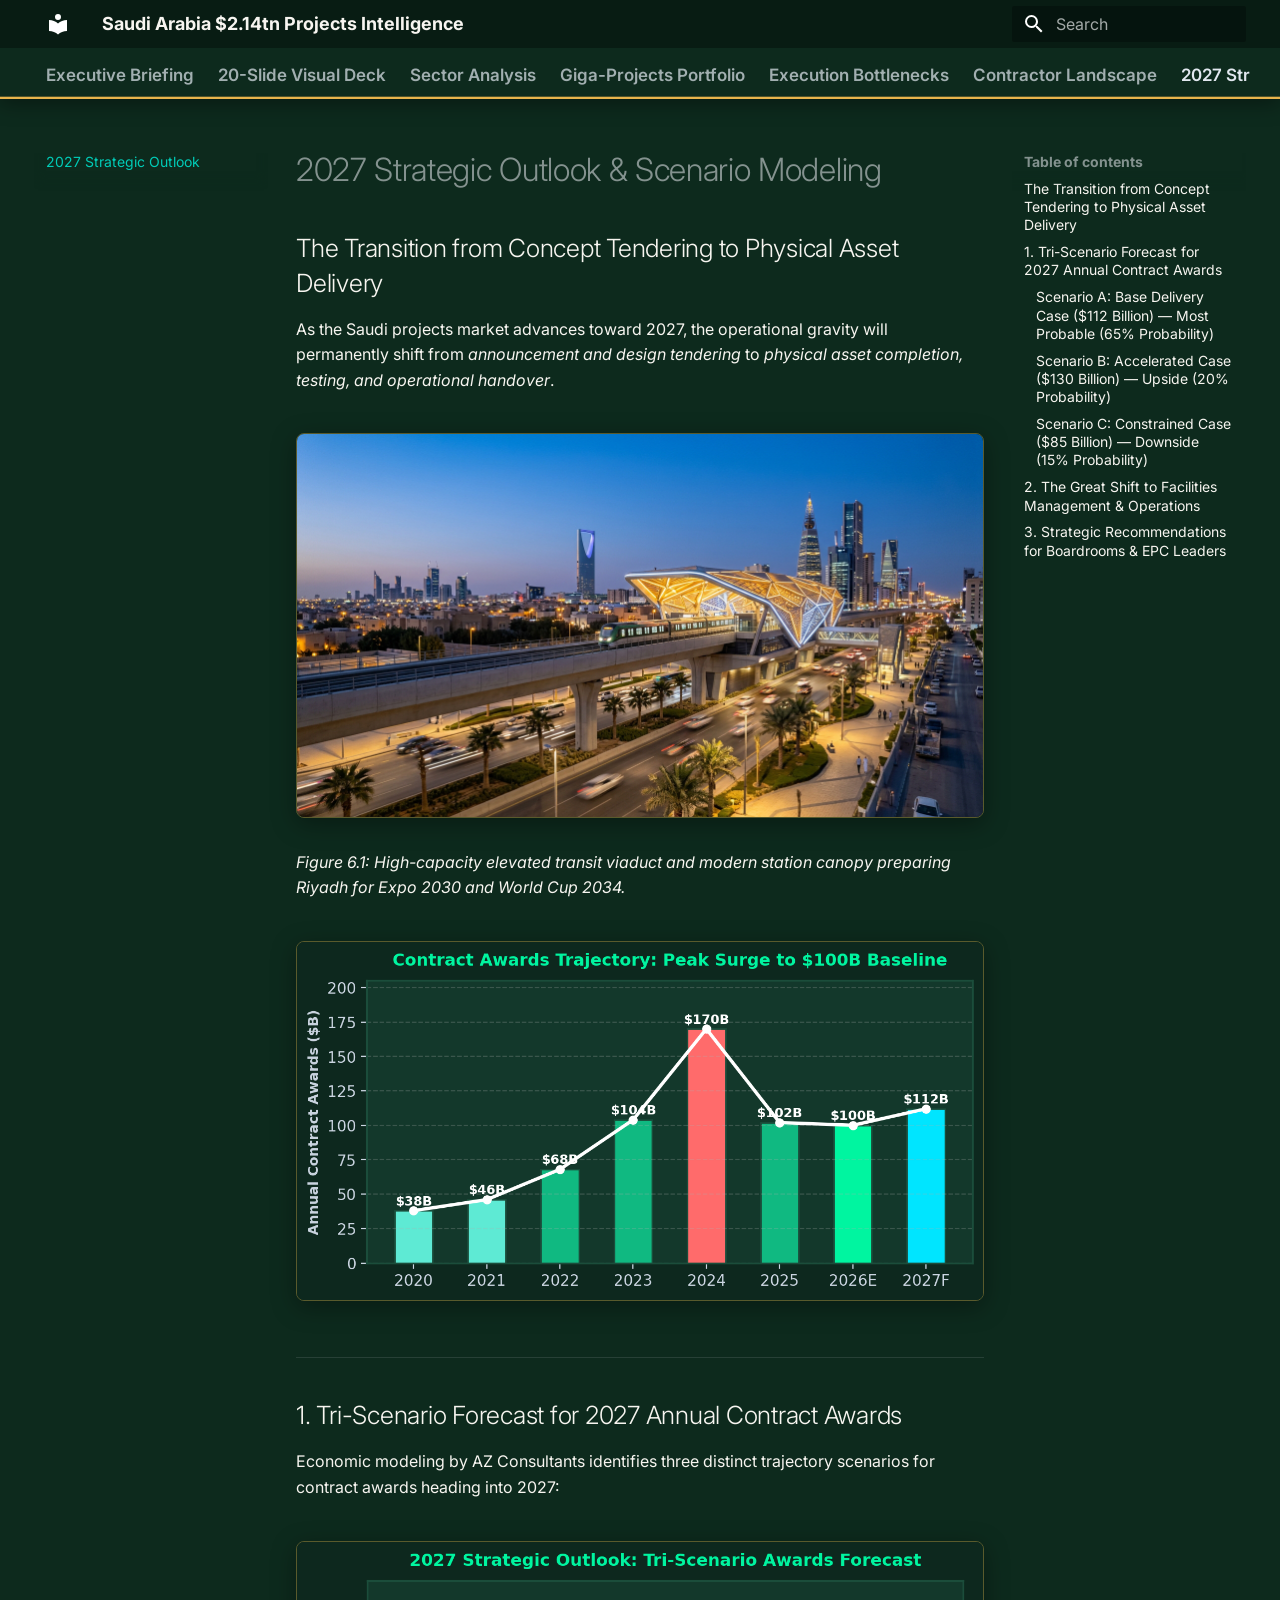
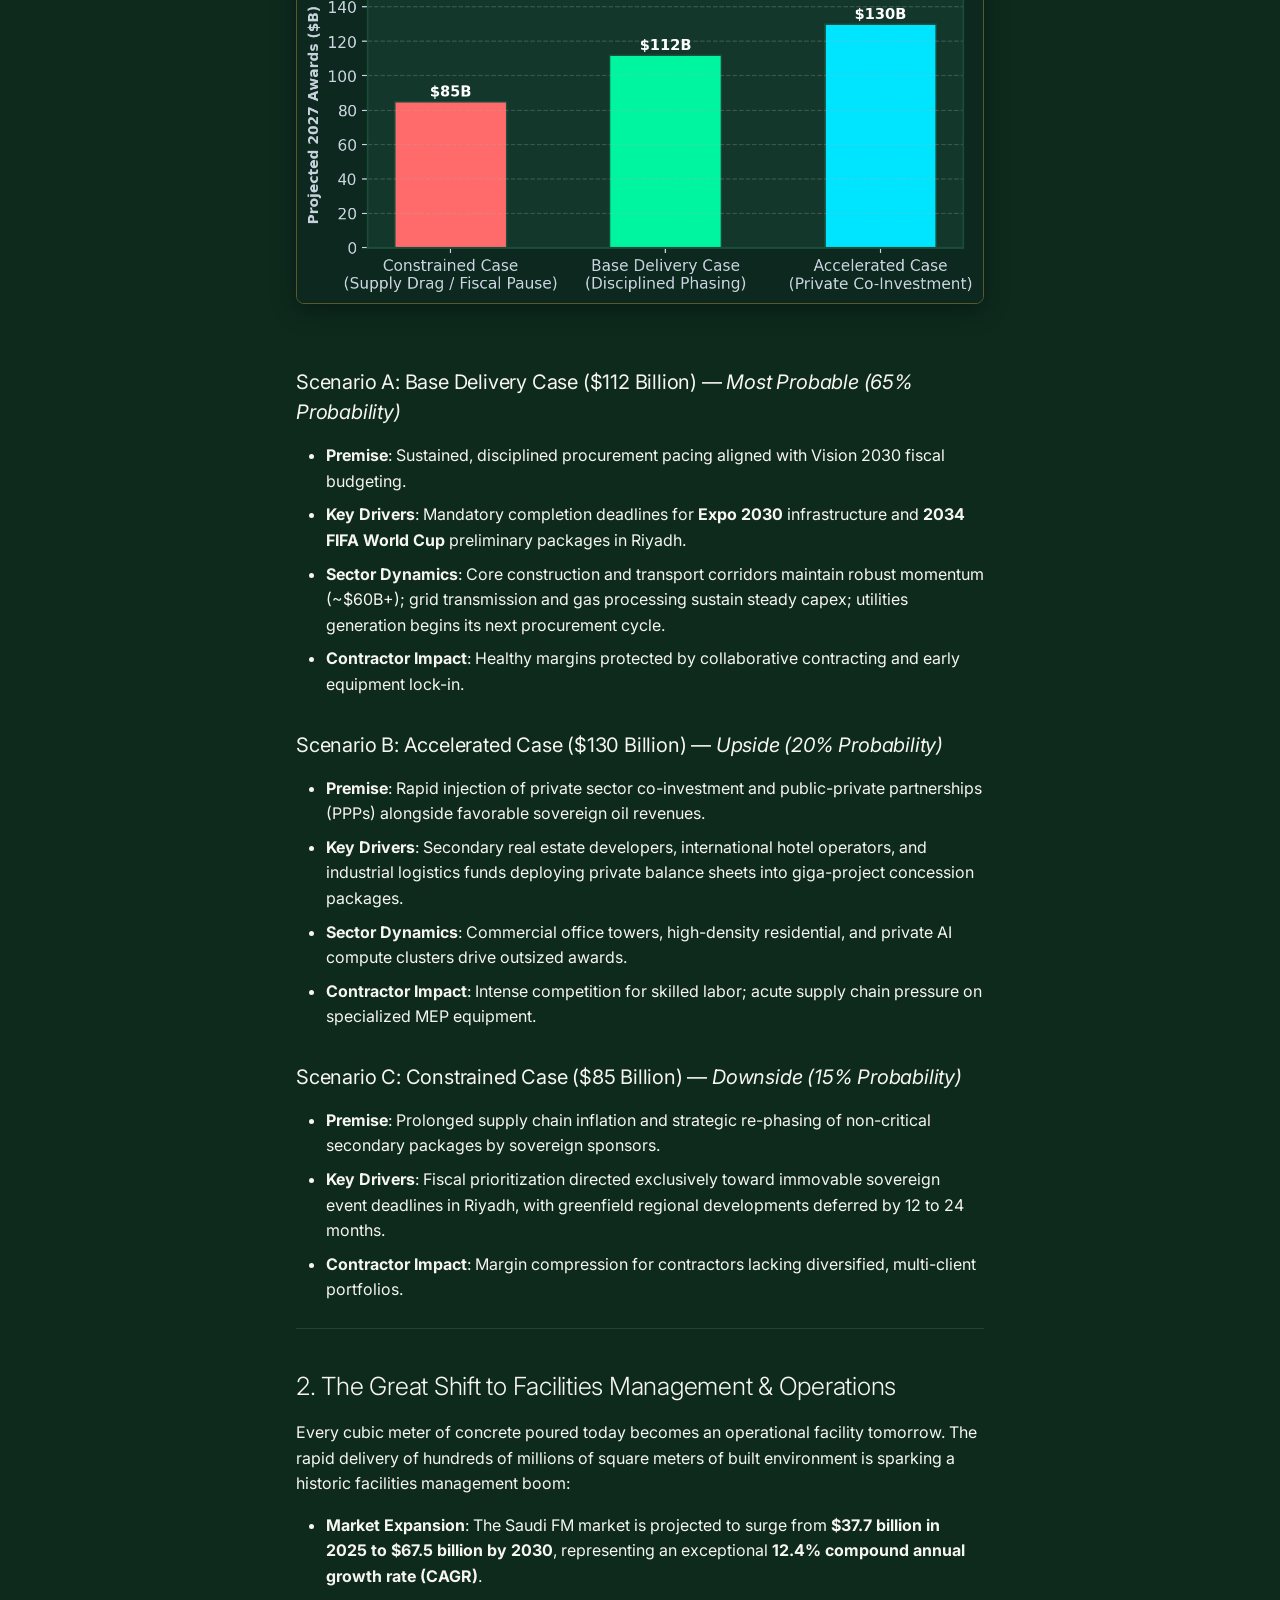
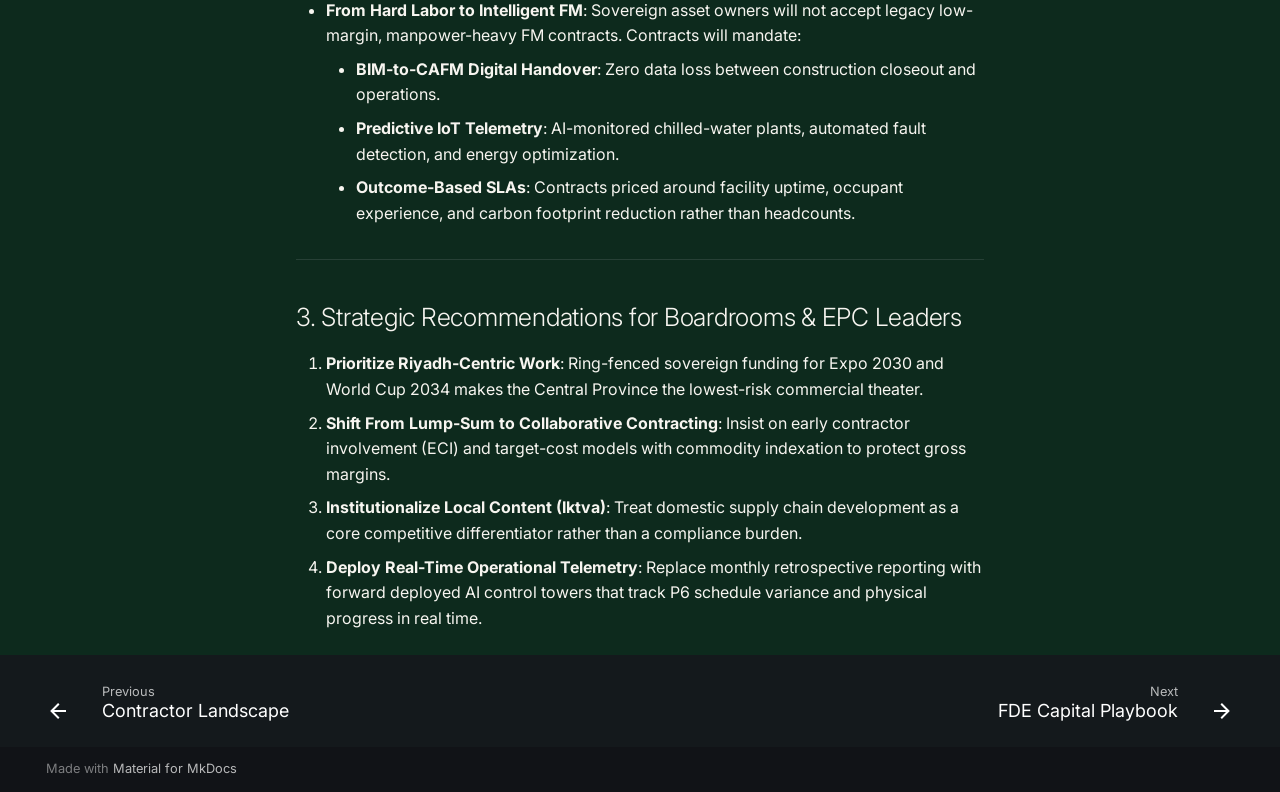
<file: projects-market/outlook-2027/index.html>
<!doctype html>
<html lang="en" class="no-js">
  <head>
    
      <meta charset="utf-8">
      <meta name="viewport" content="width=device-width,initial-scale=1">
      
        <meta name="description" content="Strategic Intelligence, Contract Awards, Sectoral Dynamics & 2027 Strategic Delivery Outlook">
      
      
        <meta name="author" content="AZ Consultants · Senior Forward Deployed Engineering">
      
      
        <link rel="canonical" href="https://amz34.github.io/projects-market/outlook-2027/">
      
      
        <link rel="prev" href="../contractor-landscape/">
      
      
        <link rel="next" href="../playbook/">
      
      
        
      
      
      <link rel="icon" href="../assets/images/favicon.png">
      <meta name="generator" content="mkdocs-1.6.1, mkdocs-material-9.8.1">
    
    
      
        <title>2027 Strategic Outlook - Saudi Arabia $2.14tn Projects Intelligence</title>
      
    
    
      <link rel="stylesheet" href="../assets/stylesheets/main.57a0d79d.min.css">
      
        
        <link rel="stylesheet" href="../assets/stylesheets/palette.fb2fffe2.min.css">
      
      


    
    
      
    
    
      
        
        
        <link rel="preconnect" href="https://fonts.gstatic.com" crossorigin>
        <link rel="stylesheet" href="https://fonts.googleapis.com/css?family=Inter:300,300i,400,400i,700,700i%7CRoboto+Mono:400,400i,700,700i&display=fallback">
        <style>:root{--md-text-font:"Inter";--md-code-font:"Roboto Mono"}</style>
      
    
    
      <link rel="stylesheet" href="../stylesheets/custom.css">
    
    <script>__md_scope=new URL("..",location),__md_hash=e=>[...e].reduce(((e,_)=>(e<<5)-e+_.charCodeAt(0)),0),__md_get=(e,_=localStorage,t=__md_scope)=>JSON.parse(_.getItem(t.pathname+"."+e)),__md_set=(e,_,t=localStorage,a=__md_scope)=>{try{t.setItem(a.pathname+"."+e,JSON.stringify(_))}catch(e){}}</script>
    
      

    
    
  </head>
  
  
    
    
      
    
    
    
    
    <body dir="ltr" data-md-color-scheme="slate" data-md-color-primary="teal" data-md-color-accent="amber">
  
    
    <input class="md-toggle" data-md-toggle="drawer" type="checkbox" id="__drawer" autocomplete="off">
    <input class="md-toggle" data-md-toggle="search" type="checkbox" id="__search" autocomplete="off">
    <label class="md-overlay" for="__drawer"></label>
    <div data-md-component="skip">
      
        
        <a href="#2027-strategic-outlook-scenario-modeling" class="md-skip">
          Skip to content
        </a>
      
    </div>
    <div data-md-component="announce">
      
    </div>
    
    
      

  

<header class="md-header md-header--shadow md-header--lifted" data-md-component="header">
  <nav class="md-header__inner md-grid" aria-label="Header">
    <a href=".." title="Saudi Arabia $2.14tn Projects Intelligence" class="md-header__button md-logo" aria-label="Saudi Arabia $2.14tn Projects Intelligence" data-md-component="logo">
      
  
  <svg xmlns="http://www.w3.org/2000/svg" viewBox="0 0 24 24"><path d="M12 8a3 3 0 0 0 3-3 3 3 0 0 0-3-3 3 3 0 0 0-3 3 3 3 0 0 0 3 3m0 3.54C9.64 9.35 6.5 8 3 8v11c3.5 0 6.64 1.35 9 3.54 2.36-2.19 5.5-3.54 9-3.54V8c-3.5 0-6.64 1.35-9 3.54"/></svg>

    </a>
    <label class="md-header__button md-icon" for="__drawer">
      
      <svg xmlns="http://www.w3.org/2000/svg" viewBox="0 0 24 24"><path d="M3 6h18v2H3zm0 5h18v2H3zm0 5h18v2H3z"/></svg>
    </label>
    <div class="md-header__title" data-md-component="header-title">
      <div class="md-header__ellipsis">
        <div class="md-header__topic">
          <span class="md-ellipsis">
            Saudi Arabia $2.14tn Projects Intelligence
          </span>
        </div>
        <div class="md-header__topic" data-md-component="header-topic">
          <span class="md-ellipsis">
            
              2027 Strategic Outlook
            
          </span>
        </div>
      </div>
    </div>
    
      
        <form class="md-header__option" data-md-component="palette">
  
    
    
    
    <input class="md-option" data-md-color-media="" data-md-color-scheme="slate" data-md-color-primary="teal" data-md-color-accent="amber"  aria-hidden="true"  type="radio" name="__palette" id="__palette_0">
    
  
</form>
      
    
    
      <script>var palette=__md_get("__palette");if(palette&&palette.color){if("(prefers-color-scheme)"===palette.color.media){var media=matchMedia("(prefers-color-scheme: light)"),input=document.querySelector(media.matches?"[data-md-color-media='(prefers-color-scheme: light)']":"[data-md-color-media='(prefers-color-scheme: dark)']");palette.color.media=input.getAttribute("data-md-color-media"),palette.color.scheme=input.getAttribute("data-md-color-scheme"),palette.color.primary=input.getAttribute("data-md-color-primary"),palette.color.accent=input.getAttribute("data-md-color-accent")}for(var[key,value]of Object.entries(palette.color))document.body.setAttribute("data-md-color-"+key,value)}</script>
    
    
    
      
      
        <label class="md-header__button md-icon" for="__search">
          
          <svg xmlns="http://www.w3.org/2000/svg" viewBox="0 0 24 24"><path d="M9.5 3A6.5 6.5 0 0 1 16 9.5c0 1.61-.59 3.09-1.56 4.23l.27.27h.79l5 5-1.5 1.5-5-5v-.79l-.27-.27A6.52 6.52 0 0 1 9.5 16 6.5 6.5 0 0 1 3 9.5 6.5 6.5 0 0 1 9.5 3m0 2C7 5 5 7 5 9.5S7 14 9.5 14 14 12 14 9.5 12 5 9.5 5"/></svg>
        </label>
        <div class="md-search" data-md-component="search" role="dialog">
  <label class="md-search__overlay" for="__search"></label>
  <div class="md-search__inner" role="search">
    <form class="md-search__form" name="search">
      <input type="text" class="md-search__input" name="query" aria-label="Search" placeholder="Search" autocapitalize="off" autocorrect="off" autocomplete="off" spellcheck="false" data-md-component="search-query" required>
      <label class="md-search__icon md-icon" for="__search">
        
        <svg xmlns="http://www.w3.org/2000/svg" viewBox="0 0 24 24"><path d="M9.5 3A6.5 6.5 0 0 1 16 9.5c0 1.61-.59 3.09-1.56 4.23l.27.27h.79l5 5-1.5 1.5-5-5v-.79l-.27-.27A6.52 6.52 0 0 1 9.5 16 6.5 6.5 0 0 1 3 9.5 6.5 6.5 0 0 1 9.5 3m0 2C7 5 5 7 5 9.5S7 14 9.5 14 14 12 14 9.5 12 5 9.5 5"/></svg>
        
        <svg xmlns="http://www.w3.org/2000/svg" viewBox="0 0 24 24"><path d="M20 11v2H8l5.5 5.5-1.42 1.42L4.16 12l7.92-7.92L13.5 5.5 8 11z"/></svg>
      </label>
      <nav class="md-search__options" aria-label="Search">
        
        <button type="reset" class="md-search__icon md-icon" title="Clear" aria-label="Clear" tabindex="-1">
          
          <svg xmlns="http://www.w3.org/2000/svg" viewBox="0 0 24 24"><path d="M19 6.41 17.59 5 12 10.59 6.41 5 5 6.41 10.59 12 5 17.59 6.41 19 12 13.41 17.59 19 19 17.59 13.41 12z"/></svg>
        </button>
      </nav>
      
        <div class="md-search__suggest" data-md-component="search-suggest"></div>
      
    </form>
    <div class="md-search__output">
      <div class="md-search__scrollwrap" tabindex="0" data-md-scrollfix>
        <div class="md-search-result" data-md-component="search-result">
          <div class="md-search-result__meta">
            Initializing search
          </div>
          <ol class="md-search-result__list" role="presentation"></ol>
        </div>
      </div>
    </div>
  </div>
</div>
      
    
    
  </nav>
  
    
      
<nav class="md-tabs" aria-label="Tabs" data-md-component="tabs">
  <div class="md-grid">
    <ul class="md-tabs__list">
      
        
  
  
  
  
    <li class="md-tabs__item">
      <a href=".." class="md-tabs__link">
        
  
  
    
  
  Executive Briefing

      </a>
    </li>
  

      
        
  
  
  
  
    <li class="md-tabs__item">
      <a href="../presentation/" class="md-tabs__link">
        
  
  
    
  
  20-Slide Visual Deck

      </a>
    </li>
  

      
        
  
  
  
  
    <li class="md-tabs__item">
      <a href="../sectors/" class="md-tabs__link">
        
  
  
    
  
  Sector Analysis

      </a>
    </li>
  

      
        
  
  
  
  
    <li class="md-tabs__item">
      <a href="../giga-projects/" class="md-tabs__link">
        
  
  
    
  
  Giga-Projects Portfolio

      </a>
    </li>
  

      
        
  
  
  
  
    <li class="md-tabs__item">
      <a href="../delivery-risks/" class="md-tabs__link">
        
  
  
    
  
  Execution Bottlenecks

      </a>
    </li>
  

      
        
  
  
  
  
    <li class="md-tabs__item">
      <a href="../contractor-landscape/" class="md-tabs__link">
        
  
  
    
  
  Contractor Landscape

      </a>
    </li>
  

      
        
  
  
  
    
  
  
    <li class="md-tabs__item md-tabs__item--active">
      <a href="./" class="md-tabs__link">
        
  
  
    
  
  2027 Strategic Outlook

      </a>
    </li>
  

      
        
  
  
  
  
    <li class="md-tabs__item">
      <a href="../playbook/" class="md-tabs__link">
        
  
  
    
  
  FDE Capital Playbook

      </a>
    </li>
  

      
    </ul>
  </div>
</nav>
    
  
</header>
    
    <div class="md-container" data-md-component="container">
      
      
        
      
      <main class="md-main" data-md-component="main">
        <div class="md-main__inner md-grid">
          
            
              
              <div class="md-sidebar md-sidebar--primary" data-md-component="sidebar" data-md-type="navigation" >
                <div class="md-sidebar__scrollwrap">
                  <div class="md-sidebar__inner">
                    


  


<nav class="md-nav md-nav--primary md-nav--lifted" aria-label="Navigation" data-md-level="0">
  <label class="md-nav__title" for="__drawer">
    <a href=".." title="Saudi Arabia $2.14tn Projects Intelligence" class="md-nav__button md-logo" aria-label="Saudi Arabia $2.14tn Projects Intelligence" data-md-component="logo">
      
  
  <svg xmlns="http://www.w3.org/2000/svg" viewBox="0 0 24 24"><path d="M12 8a3 3 0 0 0 3-3 3 3 0 0 0-3-3 3 3 0 0 0-3 3 3 3 0 0 0 3 3m0 3.54C9.64 9.35 6.5 8 3 8v11c3.5 0 6.64 1.35 9 3.54 2.36-2.19 5.5-3.54 9-3.54V8c-3.5 0-6.64 1.35-9 3.54"/></svg>

    </a>
    Saudi Arabia $2.14tn Projects Intelligence
  </label>
  
  <ul class="md-nav__list" data-md-scrollfix>
    
      
      
  
  
  
  
    <li class="md-nav__item">
      <a href=".." class="md-nav__link">
        
  
  
  <span class="md-ellipsis">
    
  
    Executive Briefing
  

    
  </span>
  
  

      </a>
    </li>
  

    
      
      
  
  
  
  
    <li class="md-nav__item">
      <a href="../presentation/" class="md-nav__link">
        
  
  
  <span class="md-ellipsis">
    
  
    20-Slide Visual Deck
  

    
  </span>
  
  

      </a>
    </li>
  

    
      
      
  
  
  
  
    <li class="md-nav__item">
      <a href="../sectors/" class="md-nav__link">
        
  
  
  <span class="md-ellipsis">
    
  
    Sector Analysis
  

    
  </span>
  
  

      </a>
    </li>
  

    
      
      
  
  
  
  
    <li class="md-nav__item">
      <a href="../giga-projects/" class="md-nav__link">
        
  
  
  <span class="md-ellipsis">
    
  
    Giga-Projects Portfolio
  

    
  </span>
  
  

      </a>
    </li>
  

    
      
      
  
  
  
  
    <li class="md-nav__item">
      <a href="../delivery-risks/" class="md-nav__link">
        
  
  
  <span class="md-ellipsis">
    
  
    Execution Bottlenecks
  

    
  </span>
  
  

      </a>
    </li>
  

    
      
      
  
  
  
  
    <li class="md-nav__item">
      <a href="../contractor-landscape/" class="md-nav__link">
        
  
  
  <span class="md-ellipsis">
    
  
    Contractor Landscape
  

    
  </span>
  
  

      </a>
    </li>
  

    
      
      
  
  
    
  
  
  
    <li class="md-nav__item md-nav__item--active">
      
      <input class="md-nav__toggle md-toggle" type="checkbox" id="__toc">
      
      
        
      
      
        <label class="md-nav__link md-nav__link--active" for="__toc">
          
  
  
  <span class="md-ellipsis">
    
  
    2027 Strategic Outlook
  

    
  </span>
  
  

          <span class="md-nav__icon md-icon"></span>
        </label>
      
      <a href="./" class="md-nav__link md-nav__link--active">
        
  
  
  <span class="md-ellipsis">
    
  
    2027 Strategic Outlook
  

    
  </span>
  
  

      </a>
      
        

<nav class="md-nav md-nav--secondary" aria-label="Table of contents">
  
  
  
    
  
  
    <label class="md-nav__title" for="__toc">
      <span class="md-nav__icon md-icon"></span>
      Table of contents
    </label>
    <ul class="md-nav__list" data-md-component="toc" data-md-scrollfix>
      
        <li class="md-nav__item">
  <a href="#the-transition-from-concept-tendering-to-physical-asset-delivery" class="md-nav__link">
    <span class="md-ellipsis">
      
        The Transition from Concept Tendering to Physical Asset Delivery
      
    </span>
  </a>
  
</li>
      
        <li class="md-nav__item">
  <a href="#1-tri-scenario-forecast-for-2027-annual-contract-awards" class="md-nav__link">
    <span class="md-ellipsis">
      
        1. Tri-Scenario Forecast for 2027 Annual Contract Awards
      
    </span>
  </a>
  
    <nav class="md-nav" aria-label="1. Tri-Scenario Forecast for 2027 Annual Contract Awards">
      <ul class="md-nav__list">
        
          <li class="md-nav__item">
  <a href="#scenario-a-base-delivery-case-112-billion-most-probable-65-probability" class="md-nav__link">
    <span class="md-ellipsis">
      
        Scenario A: Base Delivery Case ($112 Billion) — Most Probable (65% Probability)
      
    </span>
  </a>
  
</li>
        
          <li class="md-nav__item">
  <a href="#scenario-b-accelerated-case-130-billion-upside-20-probability" class="md-nav__link">
    <span class="md-ellipsis">
      
        Scenario B: Accelerated Case ($130 Billion) — Upside (20% Probability)
      
    </span>
  </a>
  
</li>
        
          <li class="md-nav__item">
  <a href="#scenario-c-constrained-case-85-billion-downside-15-probability" class="md-nav__link">
    <span class="md-ellipsis">
      
        Scenario C: Constrained Case ($85 Billion) — Downside (15% Probability)
      
    </span>
  </a>
  
</li>
        
      </ul>
    </nav>
  
</li>
      
        <li class="md-nav__item">
  <a href="#2-the-great-shift-to-facilities-management-operations" class="md-nav__link">
    <span class="md-ellipsis">
      
        2. The Great Shift to Facilities Management &amp; Operations
      
    </span>
  </a>
  
</li>
      
        <li class="md-nav__item">
  <a href="#3-strategic-recommendations-for-boardrooms-epc-leaders" class="md-nav__link">
    <span class="md-ellipsis">
      
        3. Strategic Recommendations for Boardrooms &amp; EPC Leaders
      
    </span>
  </a>
  
</li>
      
    </ul>
  
</nav>
      
    </li>
  

    
      
      
  
  
  
  
    <li class="md-nav__item">
      <a href="../playbook/" class="md-nav__link">
        
  
  
  <span class="md-ellipsis">
    
  
    FDE Capital Playbook
  

    
  </span>
  
  

      </a>
    </li>
  

    
  </ul>
</nav>
                  </div>
                </div>
              </div>
            
            
              
              <div class="md-sidebar md-sidebar--secondary" data-md-component="sidebar" data-md-type="toc" >
                <div class="md-sidebar__scrollwrap">
                  <div class="md-sidebar__inner">
                    

<nav class="md-nav md-nav--secondary" aria-label="Table of contents">
  
  
  
    
  
  
    <label class="md-nav__title" for="__toc">
      <span class="md-nav__icon md-icon"></span>
      Table of contents
    </label>
    <ul class="md-nav__list" data-md-component="toc" data-md-scrollfix>
      
        <li class="md-nav__item">
  <a href="#the-transition-from-concept-tendering-to-physical-asset-delivery" class="md-nav__link">
    <span class="md-ellipsis">
      
        The Transition from Concept Tendering to Physical Asset Delivery
      
    </span>
  </a>
  
</li>
      
        <li class="md-nav__item">
  <a href="#1-tri-scenario-forecast-for-2027-annual-contract-awards" class="md-nav__link">
    <span class="md-ellipsis">
      
        1. Tri-Scenario Forecast for 2027 Annual Contract Awards
      
    </span>
  </a>
  
    <nav class="md-nav" aria-label="1. Tri-Scenario Forecast for 2027 Annual Contract Awards">
      <ul class="md-nav__list">
        
          <li class="md-nav__item">
  <a href="#scenario-a-base-delivery-case-112-billion-most-probable-65-probability" class="md-nav__link">
    <span class="md-ellipsis">
      
        Scenario A: Base Delivery Case ($112 Billion) — Most Probable (65% Probability)
      
    </span>
  </a>
  
</li>
        
          <li class="md-nav__item">
  <a href="#scenario-b-accelerated-case-130-billion-upside-20-probability" class="md-nav__link">
    <span class="md-ellipsis">
      
        Scenario B: Accelerated Case ($130 Billion) — Upside (20% Probability)
      
    </span>
  </a>
  
</li>
        
          <li class="md-nav__item">
  <a href="#scenario-c-constrained-case-85-billion-downside-15-probability" class="md-nav__link">
    <span class="md-ellipsis">
      
        Scenario C: Constrained Case ($85 Billion) — Downside (15% Probability)
      
    </span>
  </a>
  
</li>
        
      </ul>
    </nav>
  
</li>
      
        <li class="md-nav__item">
  <a href="#2-the-great-shift-to-facilities-management-operations" class="md-nav__link">
    <span class="md-ellipsis">
      
        2. The Great Shift to Facilities Management &amp; Operations
      
    </span>
  </a>
  
</li>
      
        <li class="md-nav__item">
  <a href="#3-strategic-recommendations-for-boardrooms-epc-leaders" class="md-nav__link">
    <span class="md-ellipsis">
      
        3. Strategic Recommendations for Boardrooms &amp; EPC Leaders
      
    </span>
  </a>
  
</li>
      
    </ul>
  
</nav>
                  </div>
                </div>
              </div>
            
          
          
            <div class="md-content" data-md-component="content">
              
              <article class="md-content__inner md-typeset">
                
                  



<h1 id="2027-strategic-outlook-scenario-modeling">2027 Strategic Outlook &amp; Scenario Modeling</h1>
<h2 id="the-transition-from-concept-tendering-to-physical-asset-delivery">The Transition from Concept Tendering to Physical Asset Delivery</h2>
<p>As the Saudi projects market advances toward 2027, the operational gravity will permanently shift from <em>announcement and design tendering</em> to <em>physical asset completion, testing, and operational handover</em>.</p>
<p><img alt="Riyadh Transit Viaduct &amp; Expo 2030 Metro Interconnect Hub" src="../assets/photos/riyadh_metro_viaduct.jpg" />
<em>Figure 6.1: High-capacity elevated transit viaduct and modern station canopy preparing Riyadh for Expo 2030 and World Cup 2034.</em></p>
<p><img alt="Awards Trajectory" src="../assets/charts/c03_awards_trajectory.png" /></p>
<hr />
<h2 id="1-tri-scenario-forecast-for-2027-annual-contract-awards">1. Tri-Scenario Forecast for 2027 Annual Contract Awards</h2>
<p>Economic modeling by AZ Consultants identifies three distinct trajectory scenarios for contract awards heading into 2027:</p>
<p><img alt="2027 Scenarios" src="../assets/charts/c18_2027_scenarios.png" /></p>
<h3 id="scenario-a-base-delivery-case-112-billion-most-probable-65-probability">Scenario A: Base Delivery Case ($112 Billion) — <em>Most Probable (65% Probability)</em></h3>
<ul>
<li><strong>Premise</strong>: Sustained, disciplined procurement pacing aligned with Vision 2030 fiscal budgeting.</li>
<li><strong>Key Drivers</strong>: Mandatory completion deadlines for <strong>Expo 2030</strong> infrastructure and <strong>2034 FIFA World Cup</strong> preliminary packages in Riyadh.</li>
<li><strong>Sector Dynamics</strong>: Core construction and transport corridors maintain robust momentum (~$60B+); grid transmission and gas processing sustain steady capex; utilities generation begins its next procurement cycle.</li>
<li><strong>Contractor Impact</strong>: Healthy margins protected by collaborative contracting and early equipment lock-in.</li>
</ul>
<h3 id="scenario-b-accelerated-case-130-billion-upside-20-probability">Scenario B: Accelerated Case ($130 Billion) — <em>Upside (20% Probability)</em></h3>
<ul>
<li><strong>Premise</strong>: Rapid injection of private sector co-investment and public-private partnerships (PPPs) alongside favorable sovereign oil revenues.</li>
<li><strong>Key Drivers</strong>: Secondary real estate developers, international hotel operators, and industrial logistics funds deploying private balance sheets into giga-project concession packages.</li>
<li><strong>Sector Dynamics</strong>: Commercial office towers, high-density residential, and private AI compute clusters drive outsized awards.</li>
<li><strong>Contractor Impact</strong>: Intense competition for skilled labor; acute supply chain pressure on specialized MEP equipment.</li>
</ul>
<h3 id="scenario-c-constrained-case-85-billion-downside-15-probability">Scenario C: Constrained Case ($85 Billion) — <em>Downside (15% Probability)</em></h3>
<ul>
<li><strong>Premise</strong>: Prolonged supply chain inflation and strategic re-phasing of non-critical secondary packages by sovereign sponsors.</li>
<li><strong>Key Drivers</strong>: Fiscal prioritization directed exclusively toward immovable sovereign event deadlines in Riyadh, with greenfield regional developments deferred by 12 to 24 months.</li>
<li><strong>Contractor Impact</strong>: Margin compression for contractors lacking diversified, multi-client portfolios.</li>
</ul>
<hr />
<h2 id="2-the-great-shift-to-facilities-management-operations">2. The Great Shift to Facilities Management &amp; Operations</h2>
<p>Every cubic meter of concrete poured today becomes an operational facility tomorrow. The rapid delivery of hundreds of millions of square meters of built environment is sparking a historic facilities management boom:</p>
<ul>
<li><strong>Market Expansion</strong>: The Saudi FM market is projected to surge from <strong>$37.7 billion in 2025 to $67.5 billion by 2030</strong>, representing an exceptional <strong>12.4% compound annual growth rate (CAGR)</strong>.</li>
<li><strong>From Hard Labor to Intelligent FM</strong>: Sovereign asset owners will not accept legacy low-margin, manpower-heavy FM contracts. Contracts will mandate:<ul>
<li><strong>BIM-to-CAFM Digital Handover</strong>: Zero data loss between construction closeout and operations.</li>
<li><strong>Predictive IoT Telemetry</strong>: AI-monitored chilled-water plants, automated fault detection, and energy optimization.</li>
<li><strong>Outcome-Based SLAs</strong>: Contracts priced around facility uptime, occupant experience, and carbon footprint reduction rather than headcounts.</li>
</ul>
</li>
</ul>
<hr />
<h2 id="3-strategic-recommendations-for-boardrooms-epc-leaders">3. Strategic Recommendations for Boardrooms &amp; EPC Leaders</h2>
<ol>
<li><strong>Prioritize Riyadh-Centric Work</strong>: Ring-fenced sovereign funding for Expo 2030 and World Cup 2034 makes the Central Province the lowest-risk commercial theater.</li>
<li><strong>Shift From Lump-Sum to Collaborative Contracting</strong>: Insist on early contractor involvement (ECI) and target-cost models with commodity indexation to protect gross margins.</li>
<li><strong>Institutionalize Local Content (Iktva)</strong>: Treat domestic supply chain development as a core competitive differentiator rather than a compliance burden.</li>
<li><strong>Deploy Real-Time Operational Telemetry</strong>: Replace monthly retrospective reporting with forward deployed AI control towers that track P6 schedule variance and physical progress in real time.</li>
</ol>












                
              </article>
            </div>
          
          
<script>var target=document.getElementById(location.hash.slice(1));target&&target.name&&(target.checked=target.name.startsWith("__tabbed_"))</script>
        </div>
        
          <button type="button" class="md-top md-icon" data-md-component="top" hidden>
  
  <svg xmlns="http://www.w3.org/2000/svg" viewBox="0 0 24 24"><path d="M13 20h-2V8l-5.5 5.5-1.42-1.42L12 4.16l7.92 7.92-1.42 1.42L13 8z"/></svg>
  Back to top
</button>
        
      </main>
      
        <footer class="md-footer">
  
    
      
      <nav class="md-footer__inner md-grid" aria-label="Footer" >
        
          
          <a href="../contractor-landscape/" class="md-footer__link md-footer__link--prev" aria-label="Previous: Contractor Landscape">
            <div class="md-footer__button md-icon">
              
              <svg xmlns="http://www.w3.org/2000/svg" viewBox="0 0 24 24"><path d="M20 11v2H8l5.5 5.5-1.42 1.42L4.16 12l7.92-7.92L13.5 5.5 8 11z"/></svg>
            </div>
            <div class="md-footer__title">
              <span class="md-footer__direction">
                Previous
              </span>
              <div class="md-ellipsis">
                Contractor Landscape
              </div>
            </div>
          </a>
        
        
          
          <a href="../playbook/" class="md-footer__link md-footer__link--next" aria-label="Next: FDE Capital Playbook">
            <div class="md-footer__title">
              <span class="md-footer__direction">
                Next
              </span>
              <div class="md-ellipsis">
                FDE Capital Playbook
              </div>
            </div>
            <div class="md-footer__button md-icon">
              
              <svg xmlns="http://www.w3.org/2000/svg" viewBox="0 0 24 24"><path d="M4 11v2h12l-5.5 5.5 1.42 1.42L19.84 12l-7.92-7.92L10.5 5.5 16 11z"/></svg>
            </div>
          </a>
        
      </nav>
    
  
  <div class="md-footer-meta md-typeset">
    <div class="md-footer-meta__inner md-grid">
      <div class="md-copyright">
  
  
    Made with
    <a href="https://squidfunk.github.io/mkdocs-material/" target="_blank" rel="noopener">
      Material for MkDocs
    </a>
  
</div>
      
    </div>
  </div>
</footer>
      
    </div>
    <div class="md-dialog" data-md-component="dialog">
      <div class="md-dialog__inner md-typeset"></div>
    </div>
    
    
    
      
      
      <script id="__config" type="application/json">{"annotate": null, "base": "..", "features": ["navigation.tabs", "navigation.tabs.sticky", "navigation.sections", "navigation.expand", "navigation.top", "navigation.footer", "search.suggest", "search.highlight", "content.code.copy"], "search": "../assets/javascripts/workers/search.a7633da7.min.js", "tags": null, "translations": {"clipboard.copied": "Copied to clipboard", "clipboard.copy": "Copy to clipboard", "search.result.more.one": "1 more on this page", "search.result.more.other": "# more on this page", "search.result.none": "No matching documents", "search.result.one": "1 matching document", "search.result.other": "# matching documents", "search.result.placeholder": "Type to start searching", "search.result.term.missing": "Missing", "select.version": "Select version"}, "version": null}</script>
    
    
      <script src="../assets/javascripts/bundle.a5f9d56c.min.js"></script>
      
    
  </body>
</html>
</file>
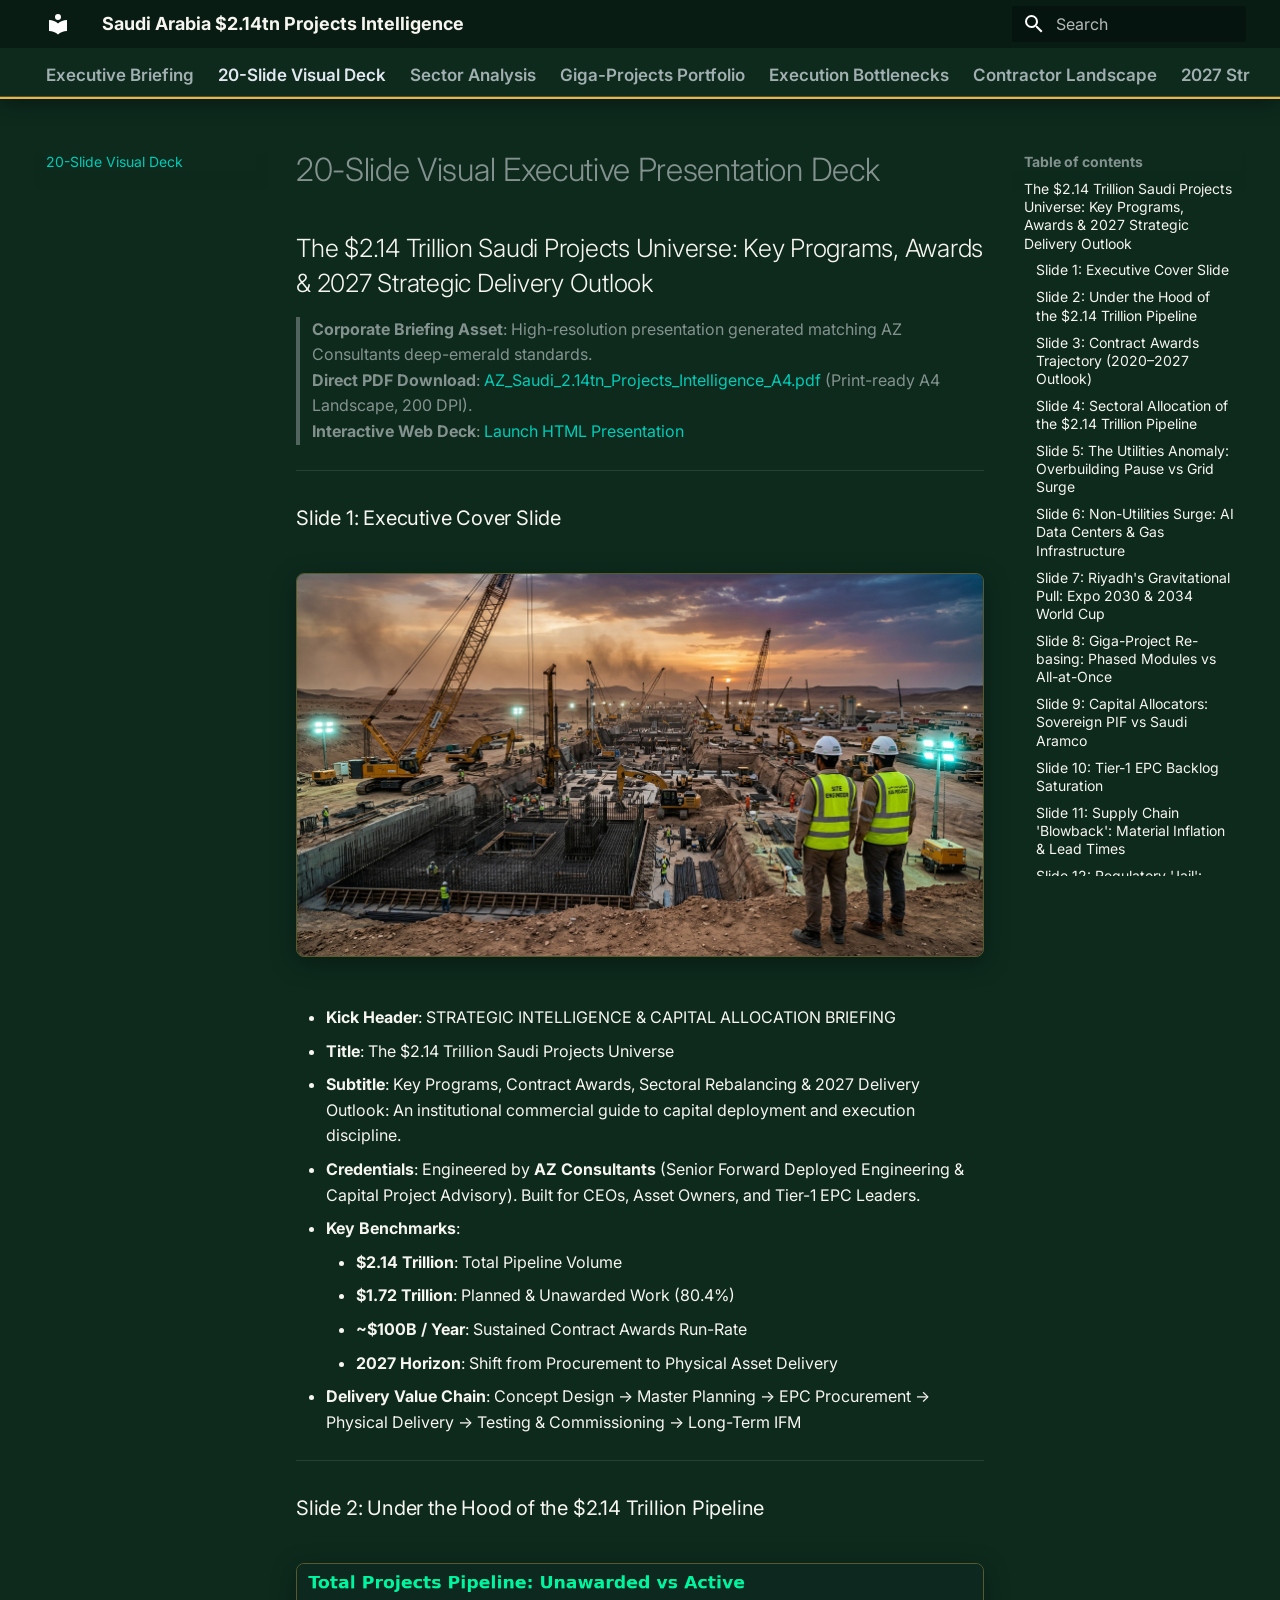
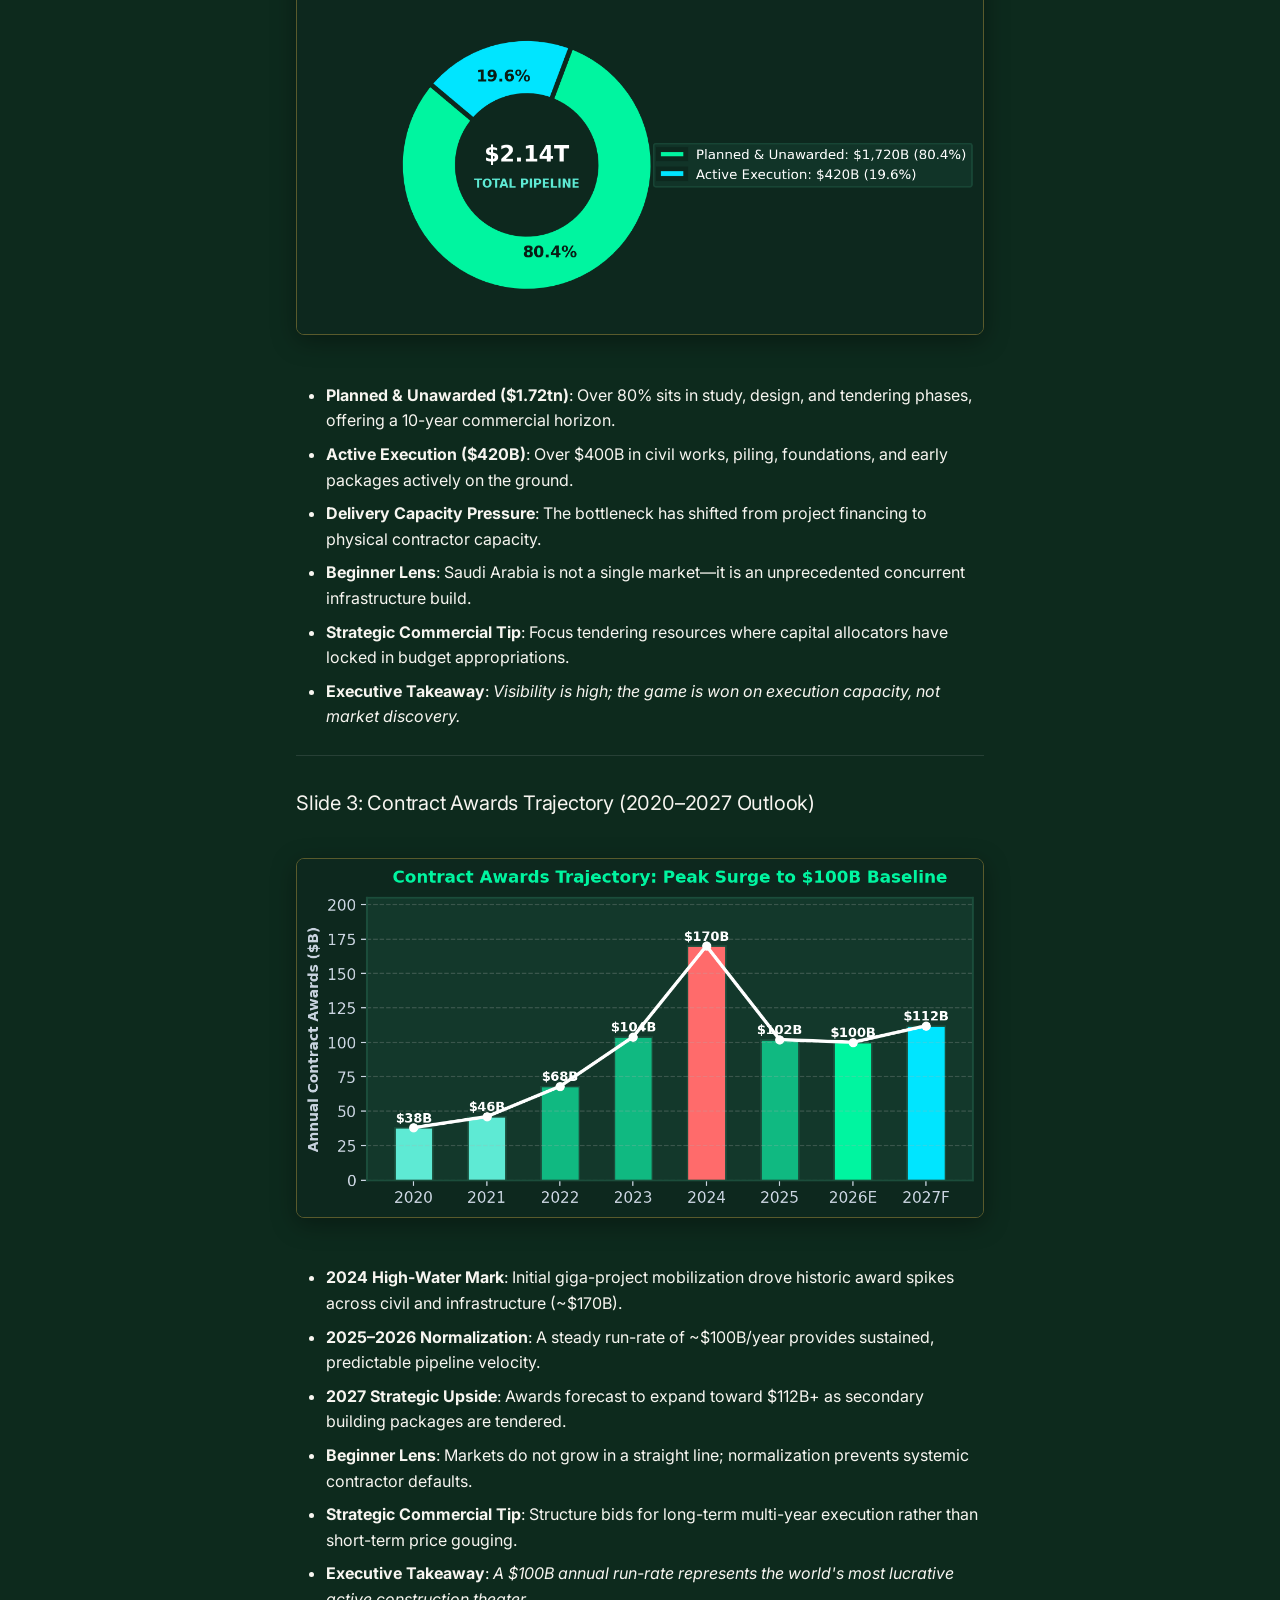
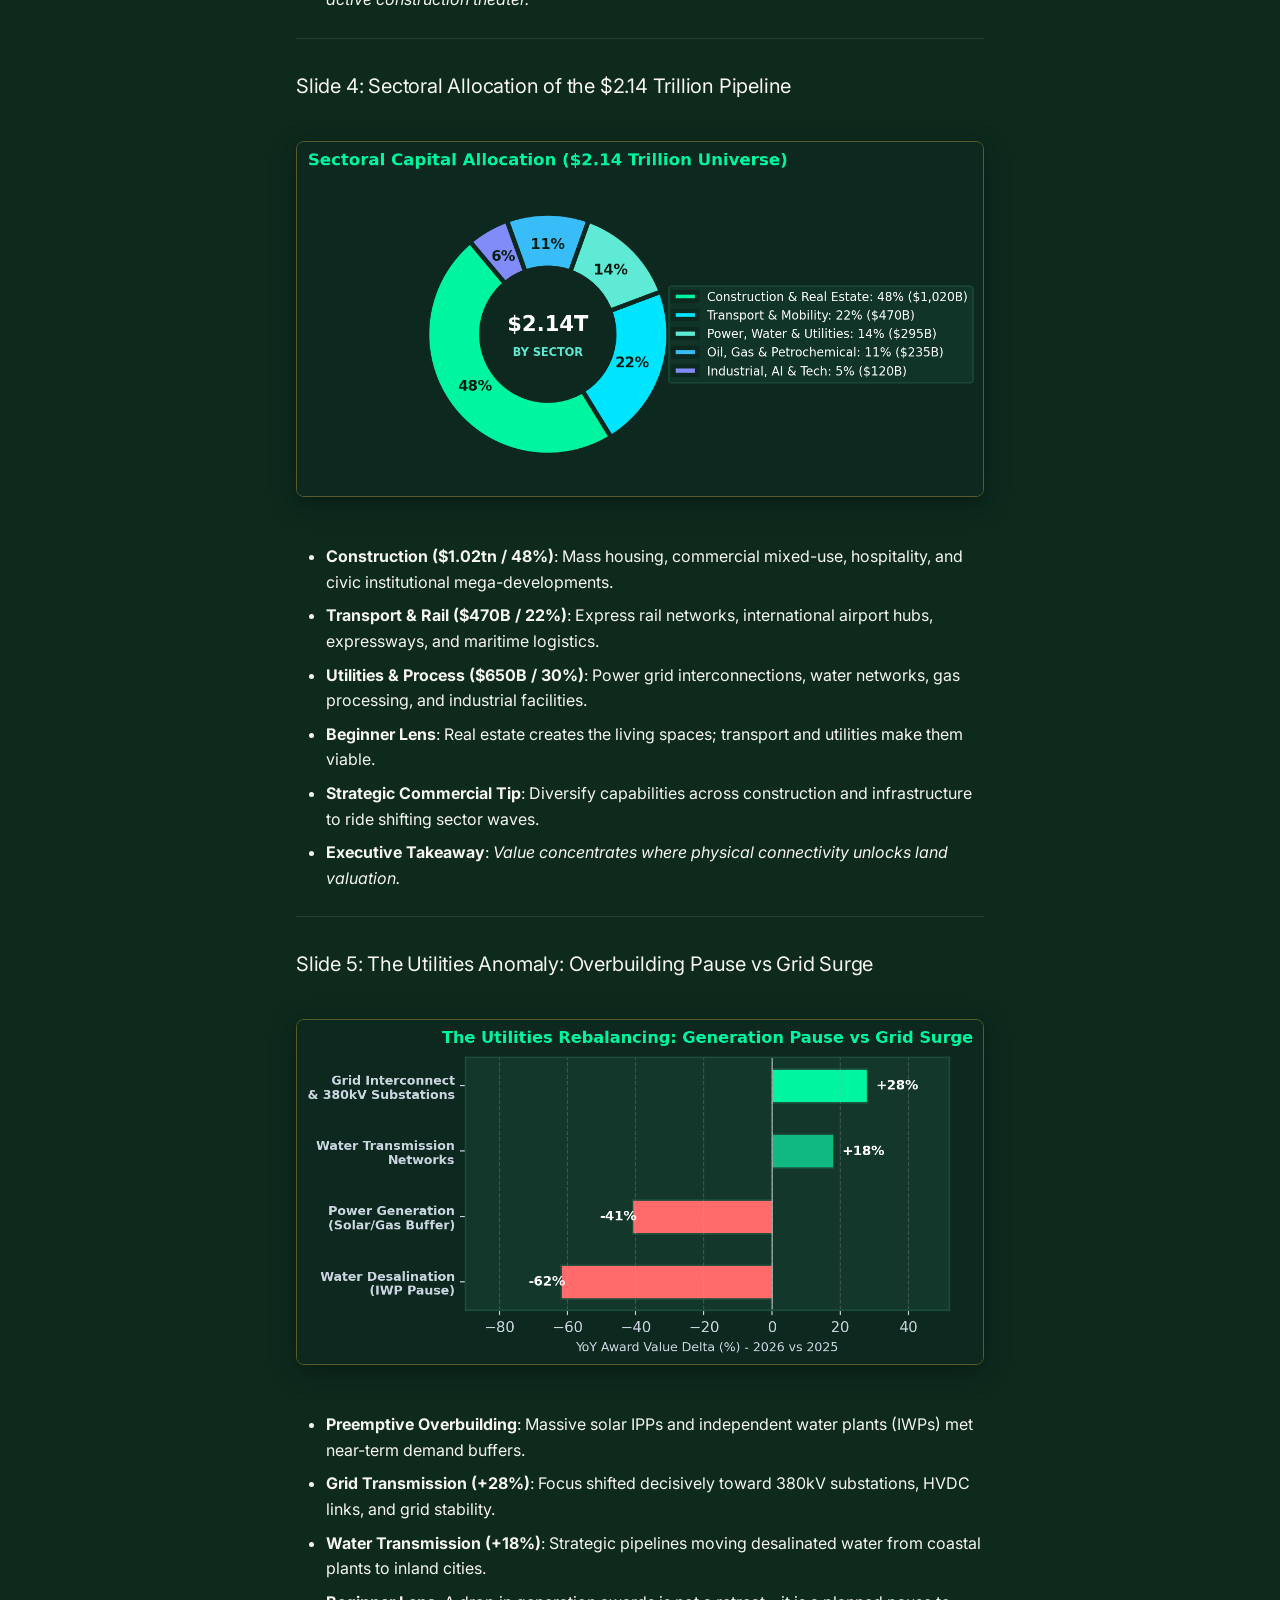
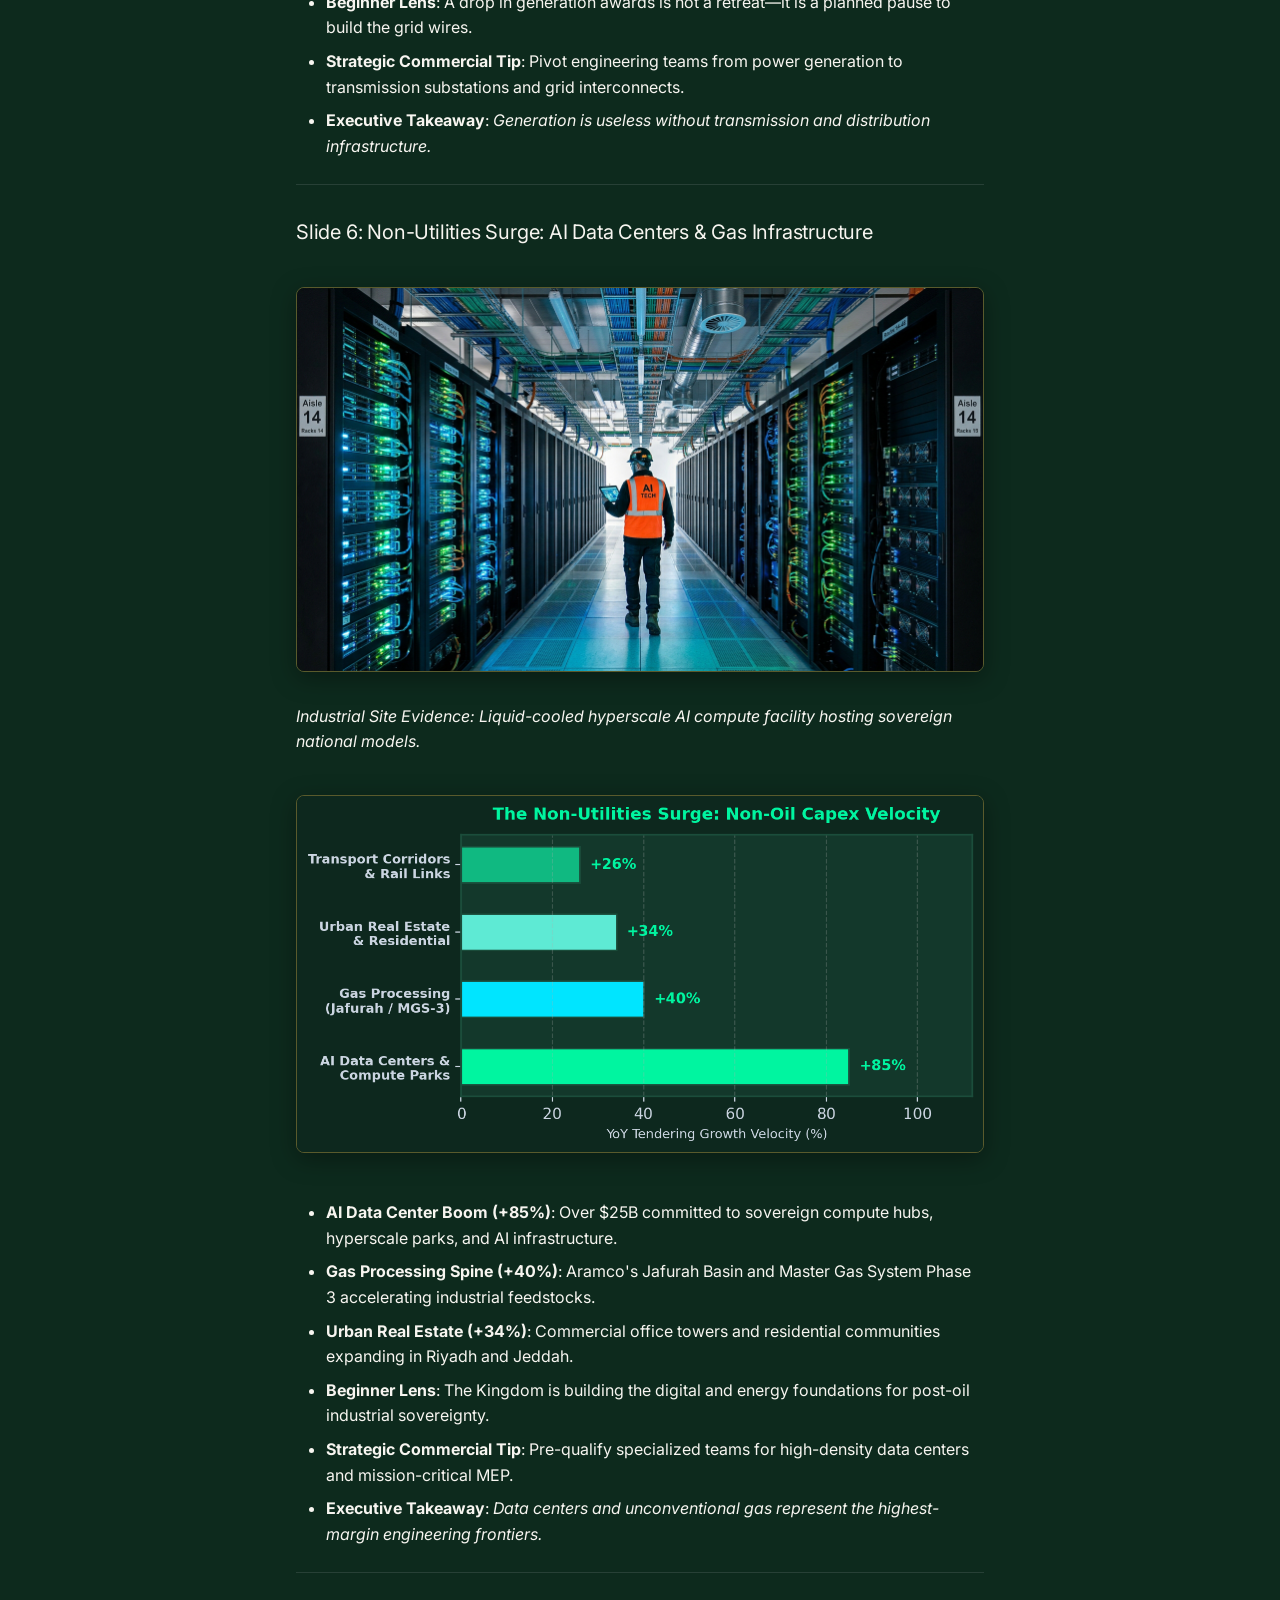
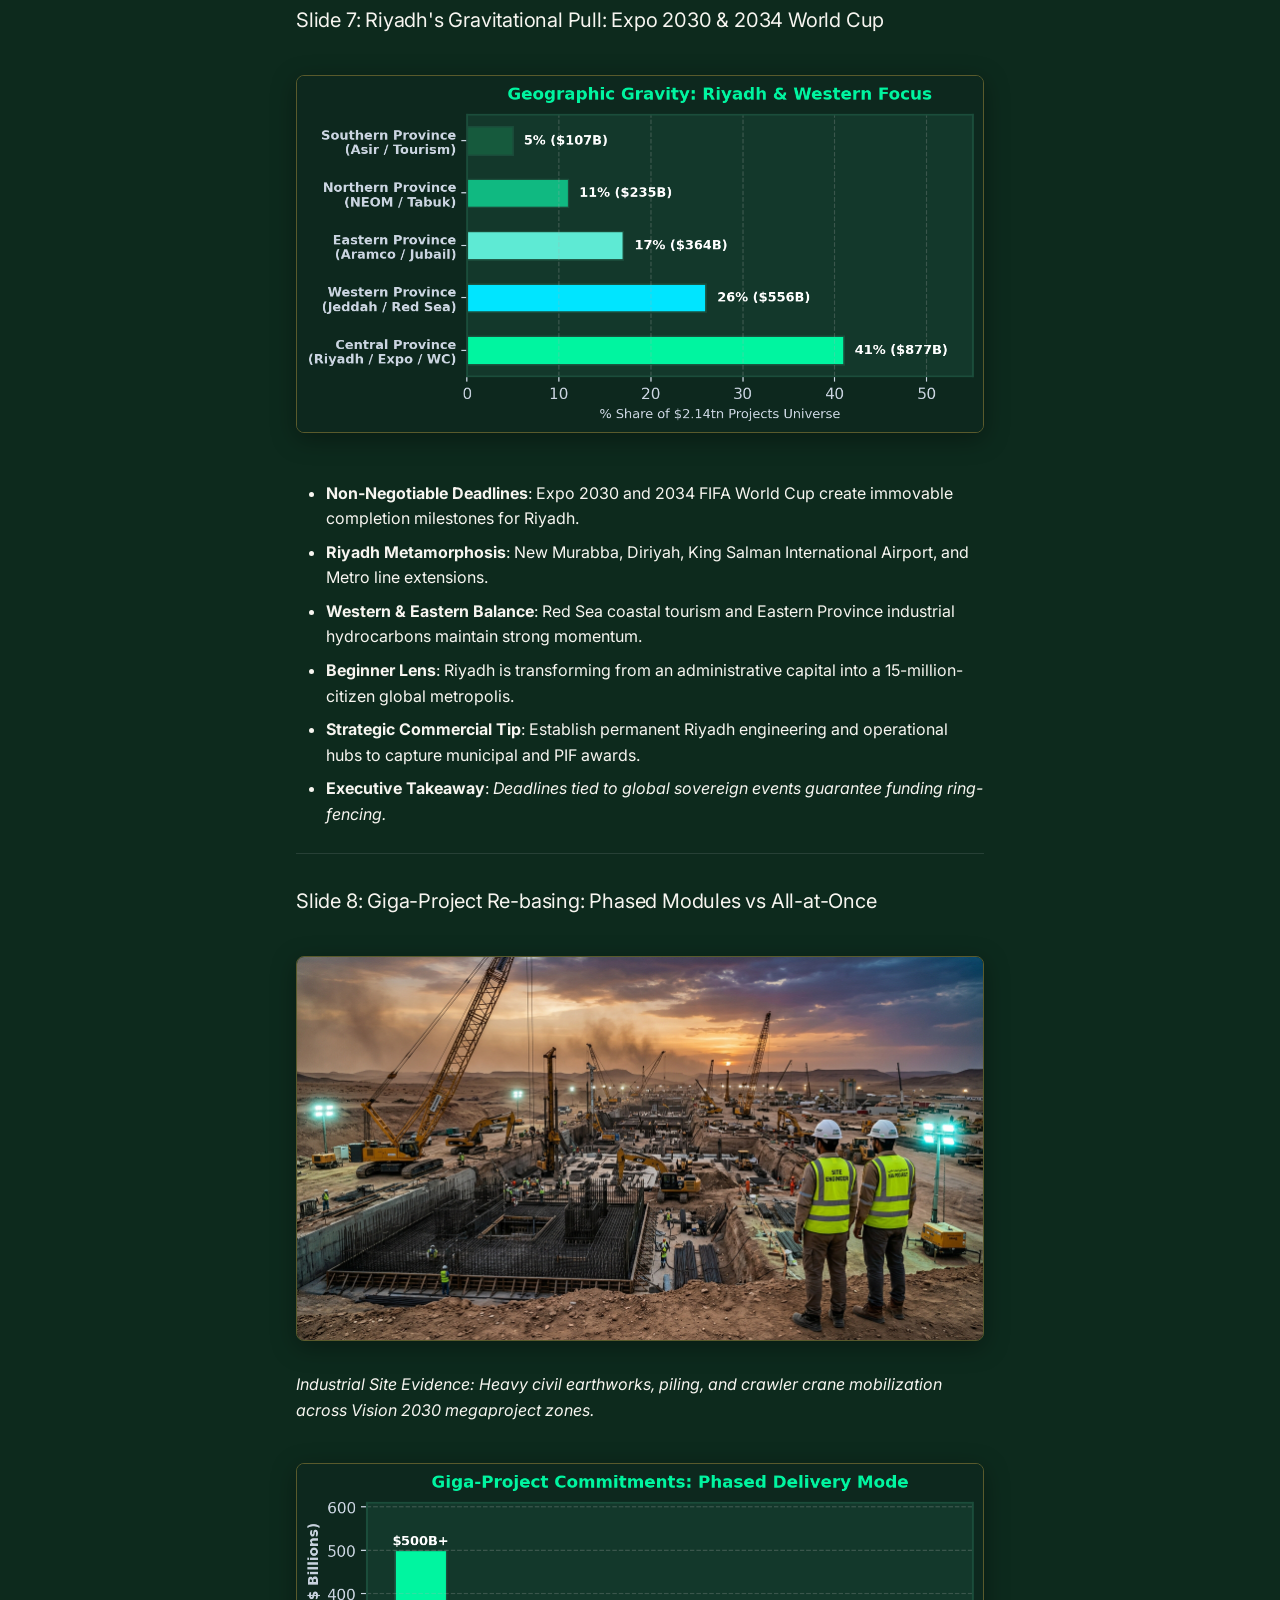
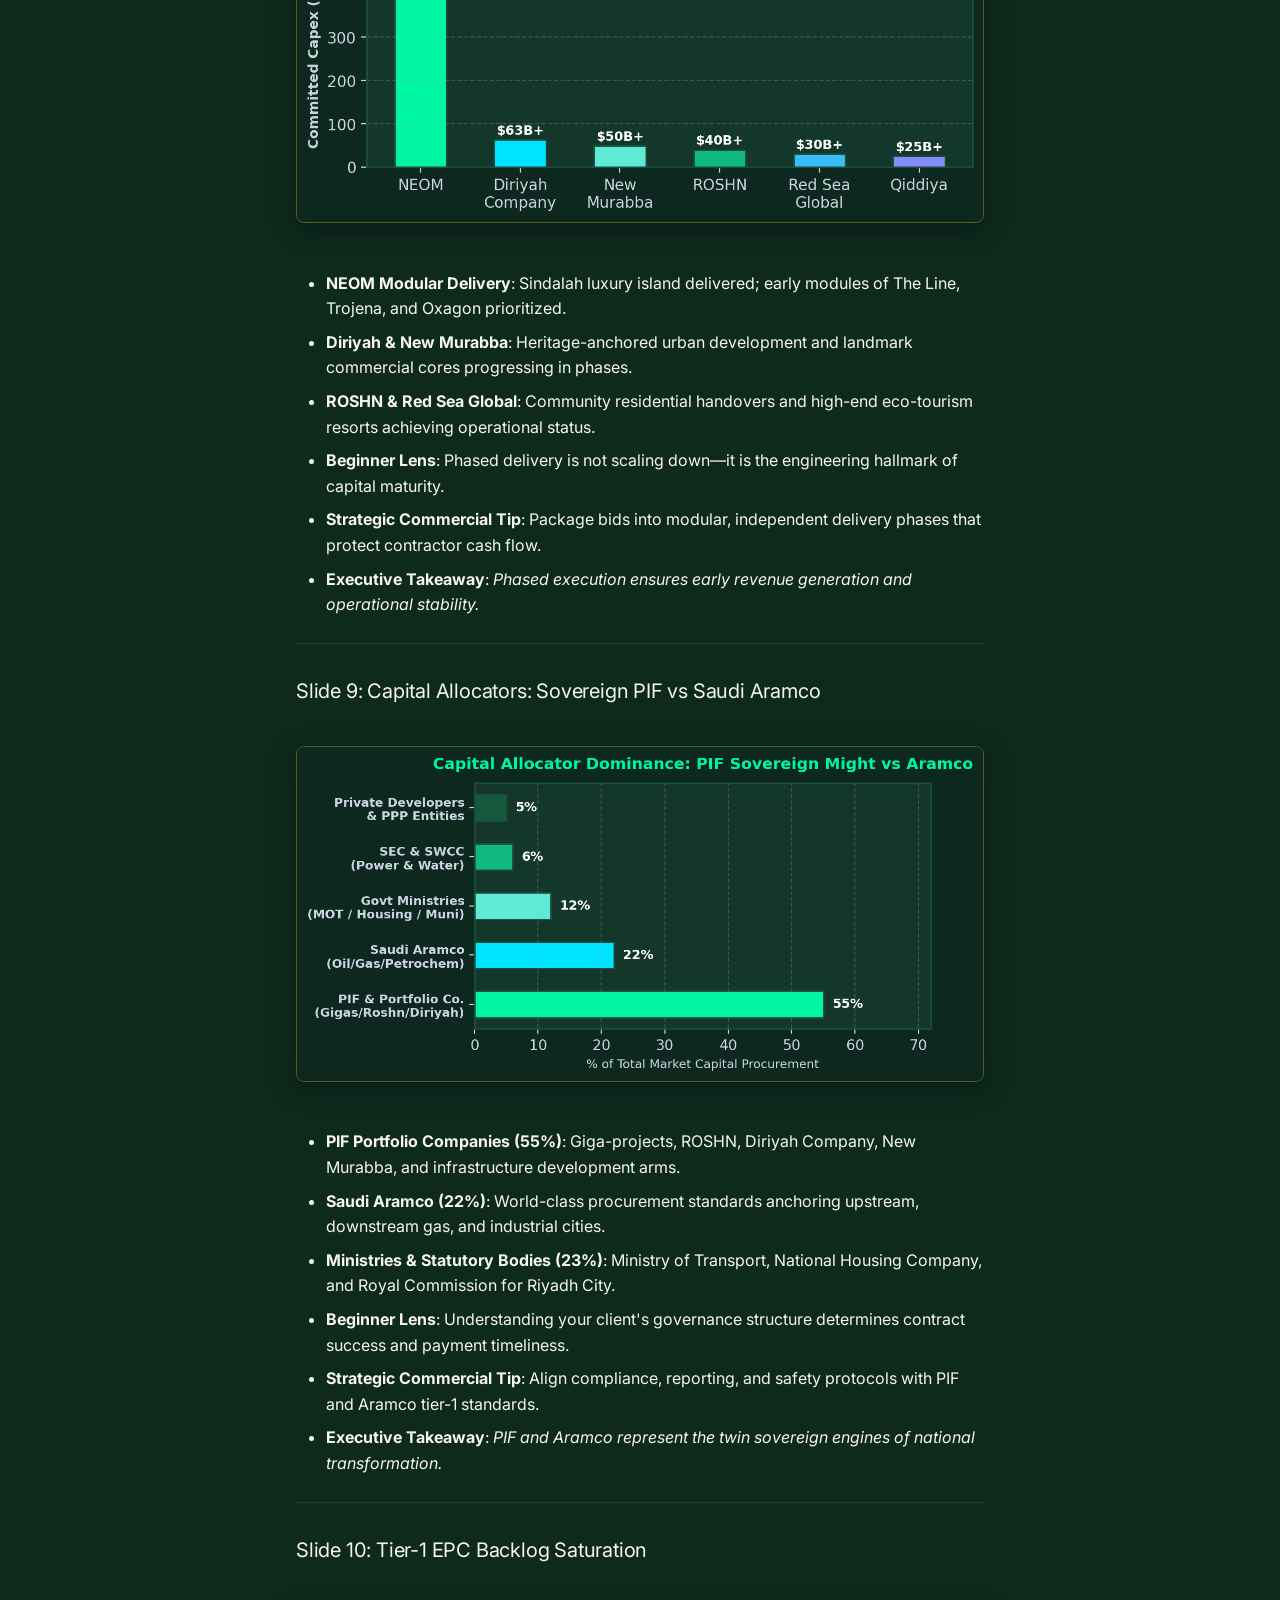
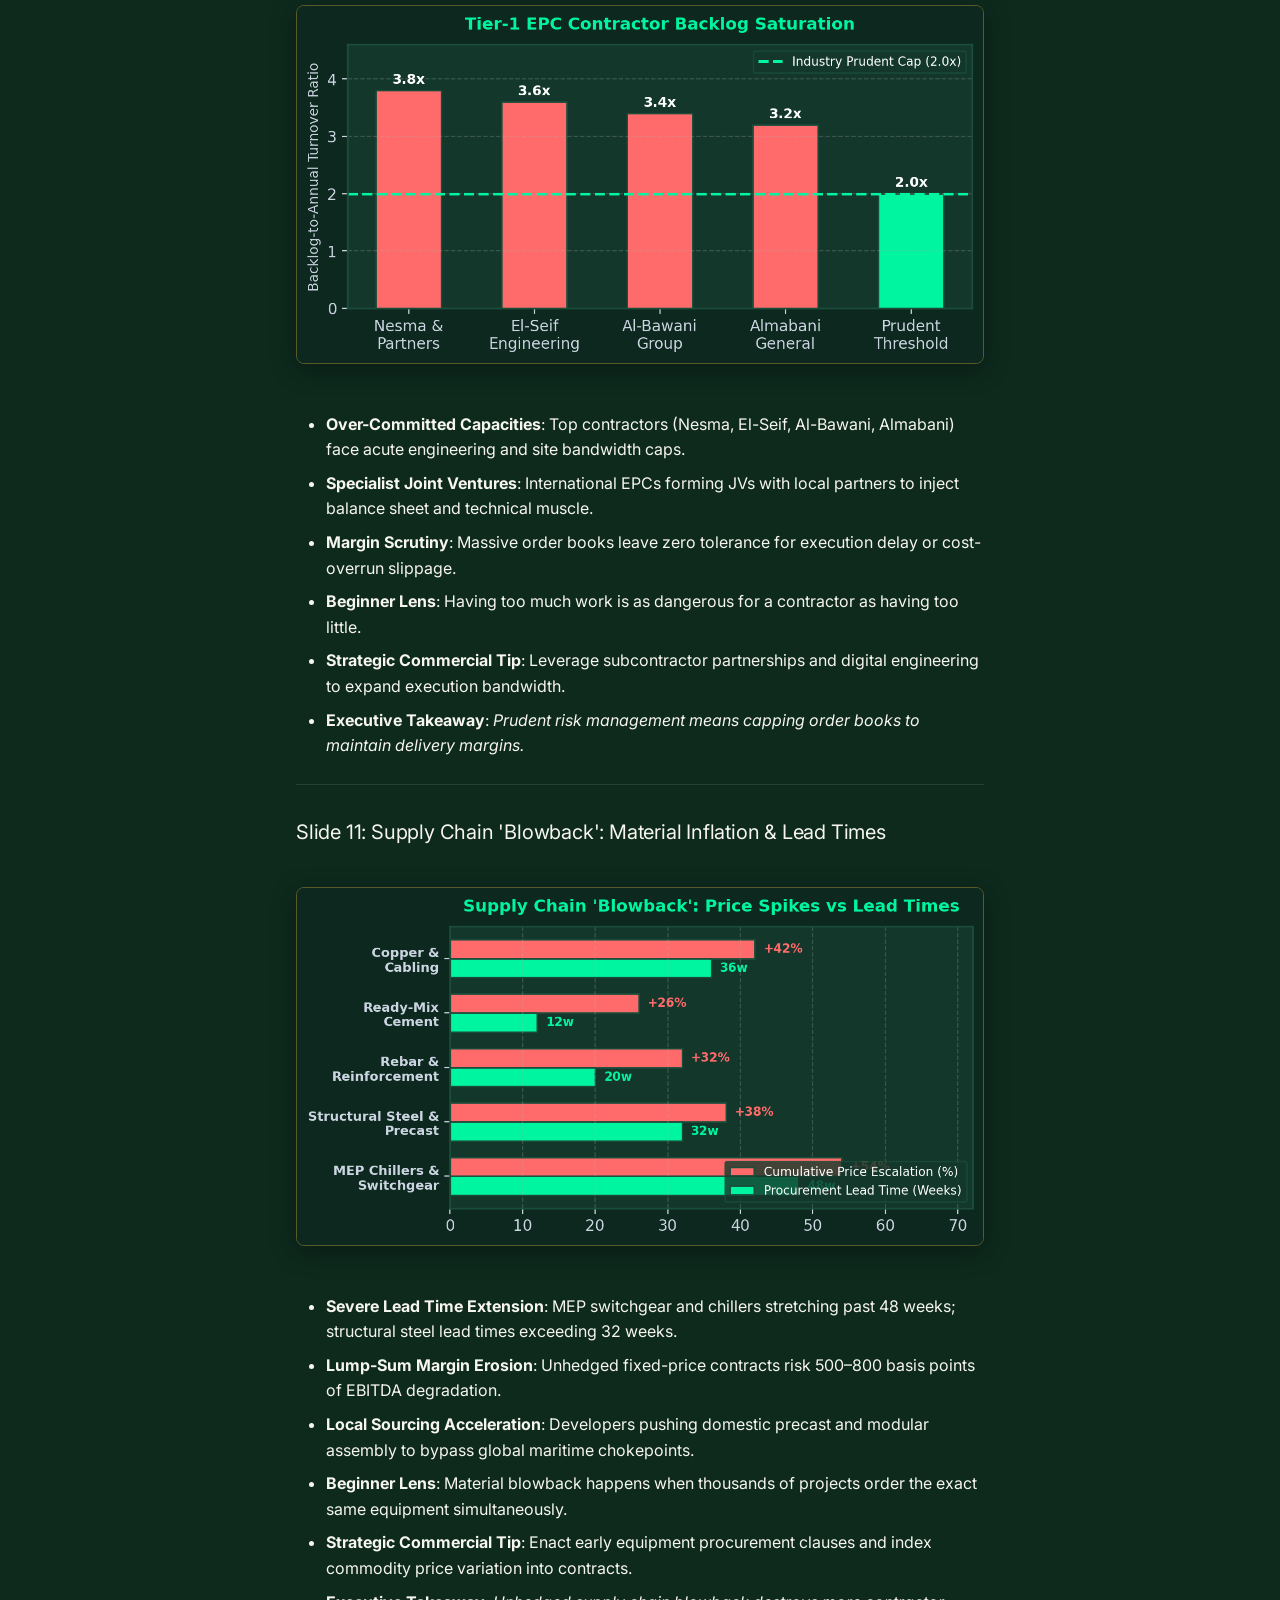
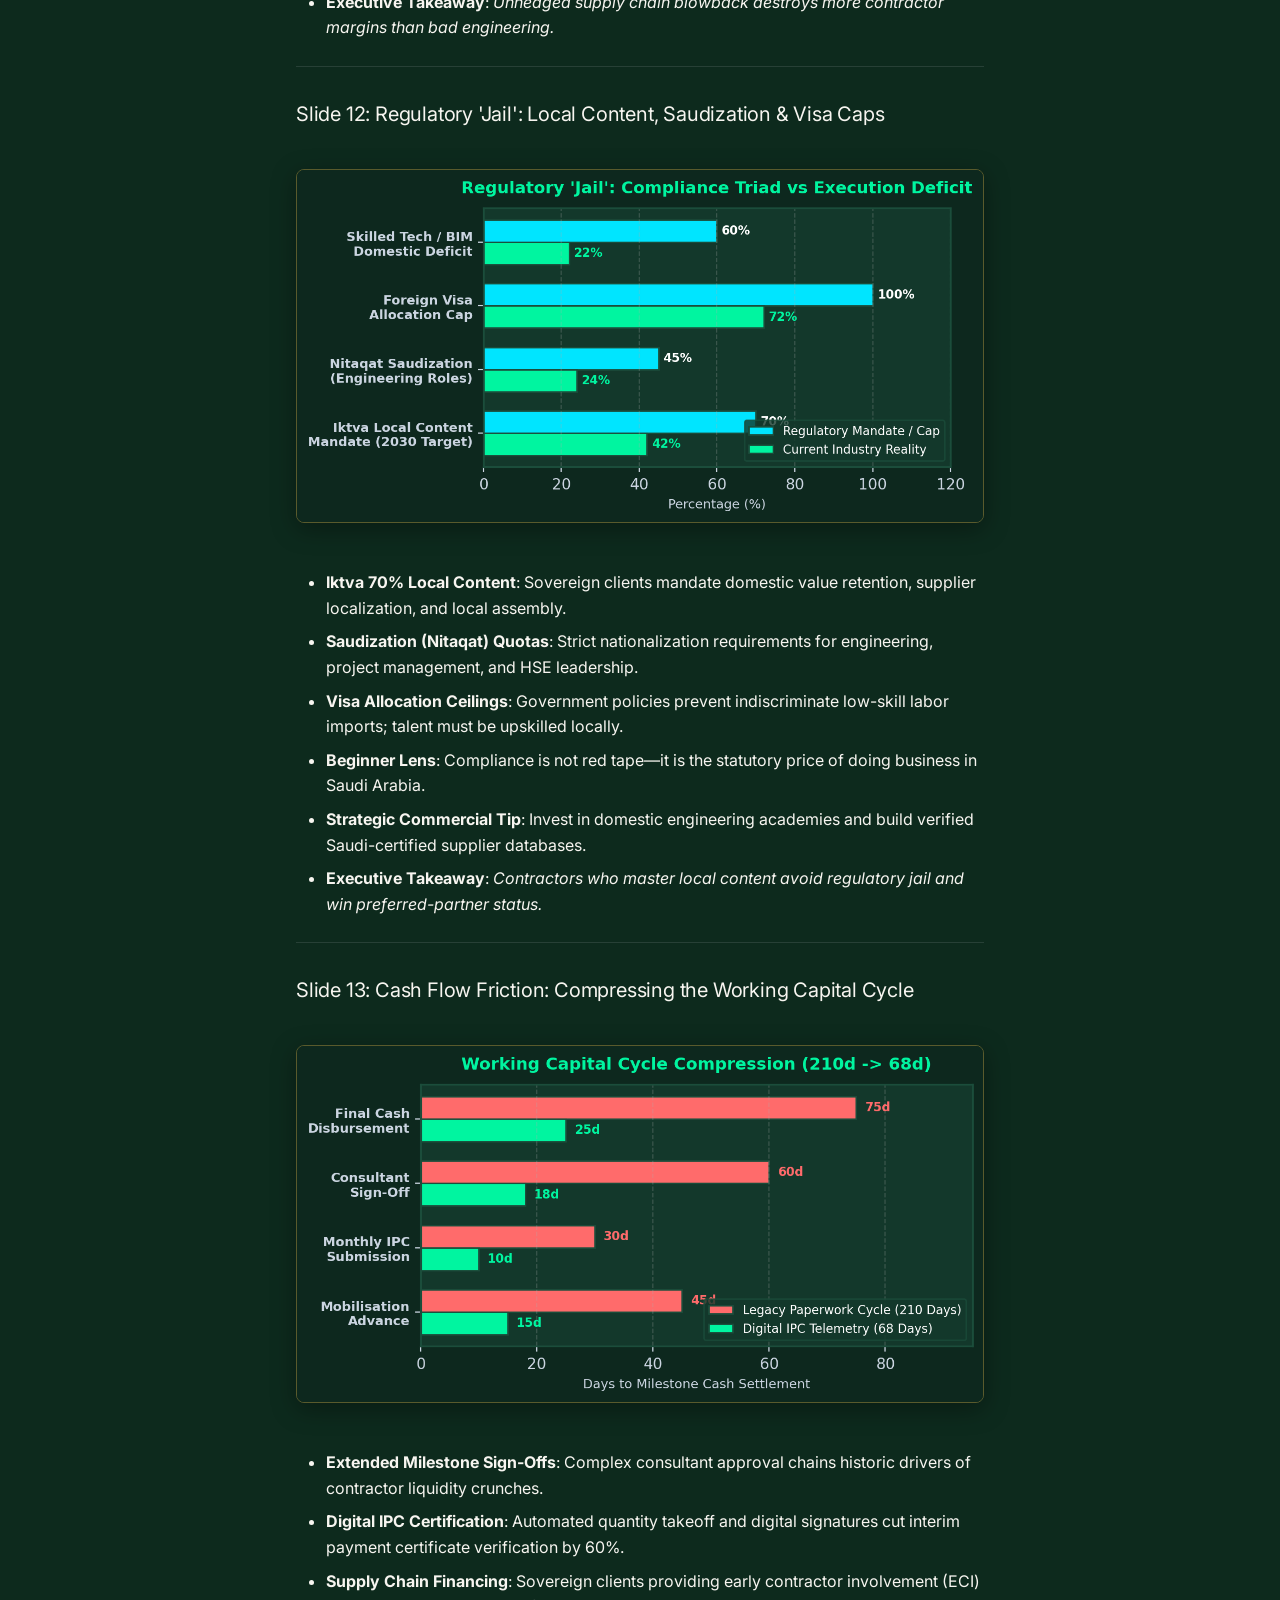
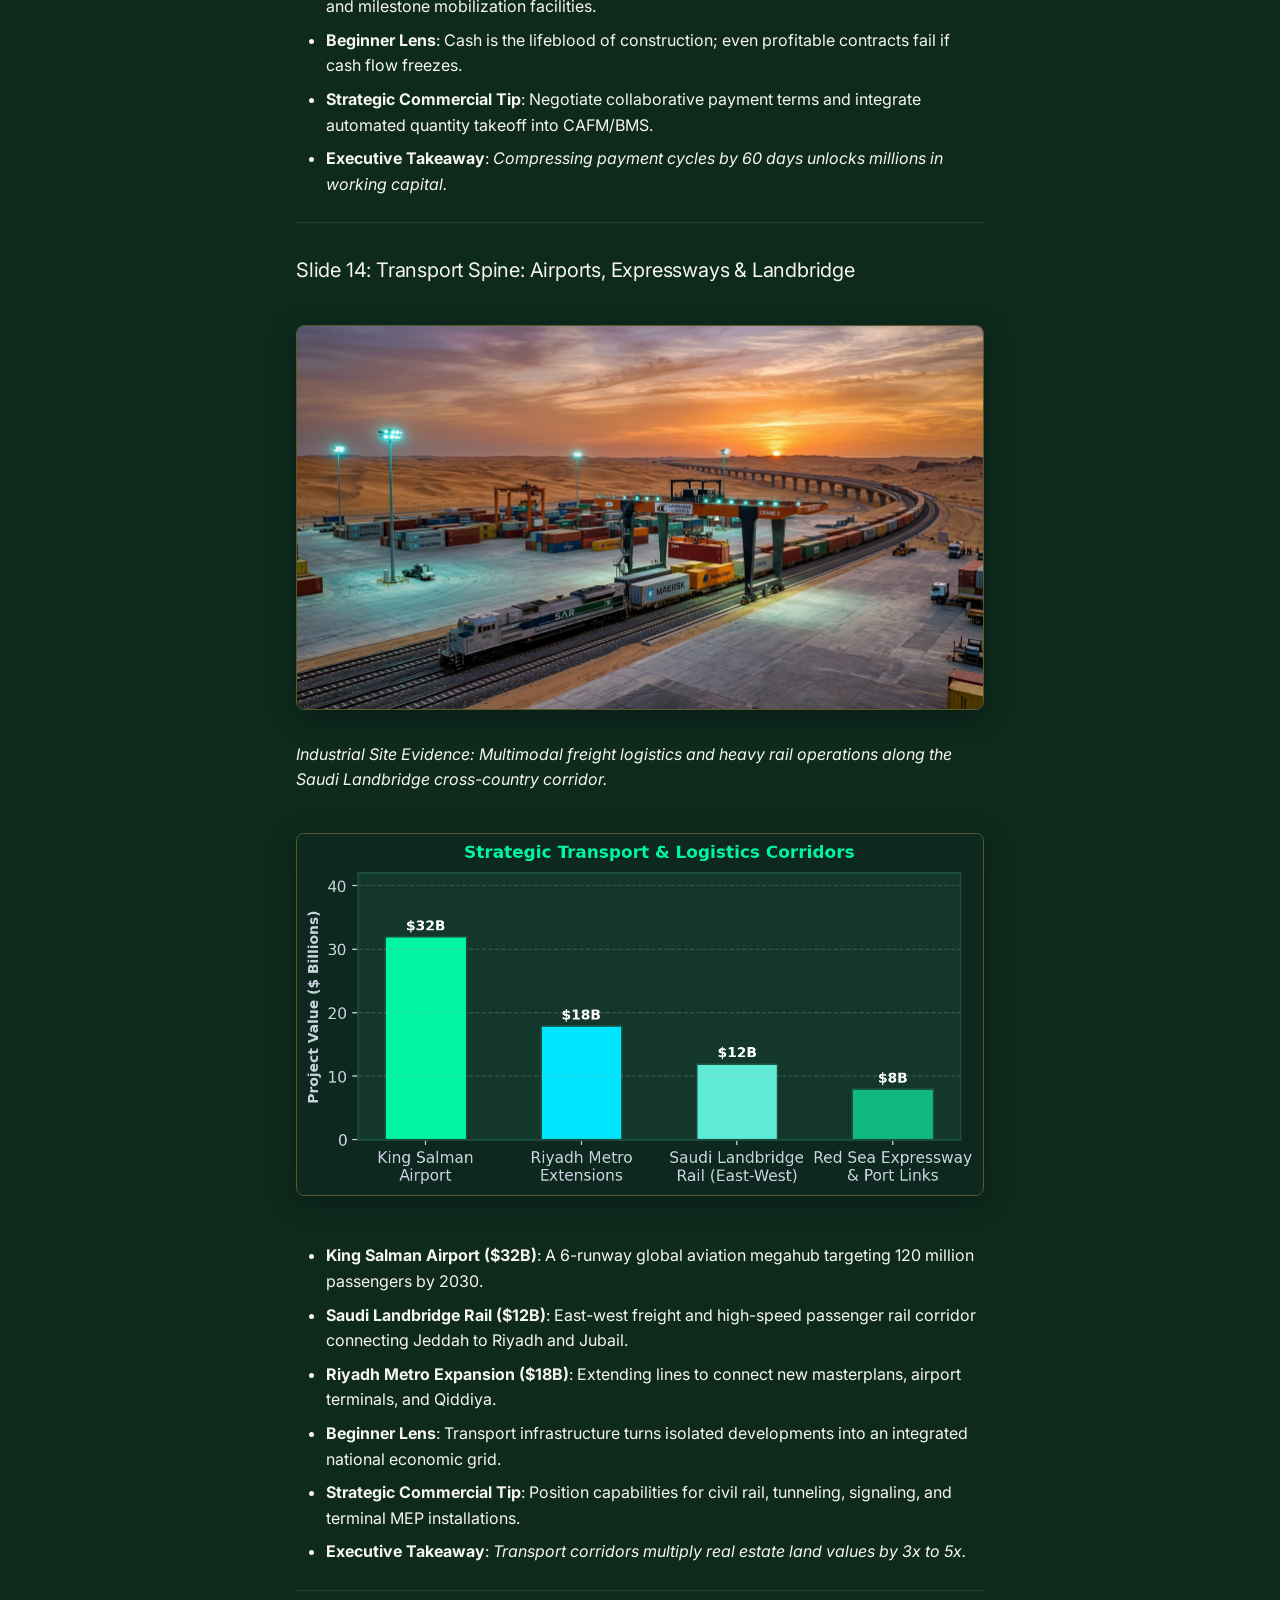
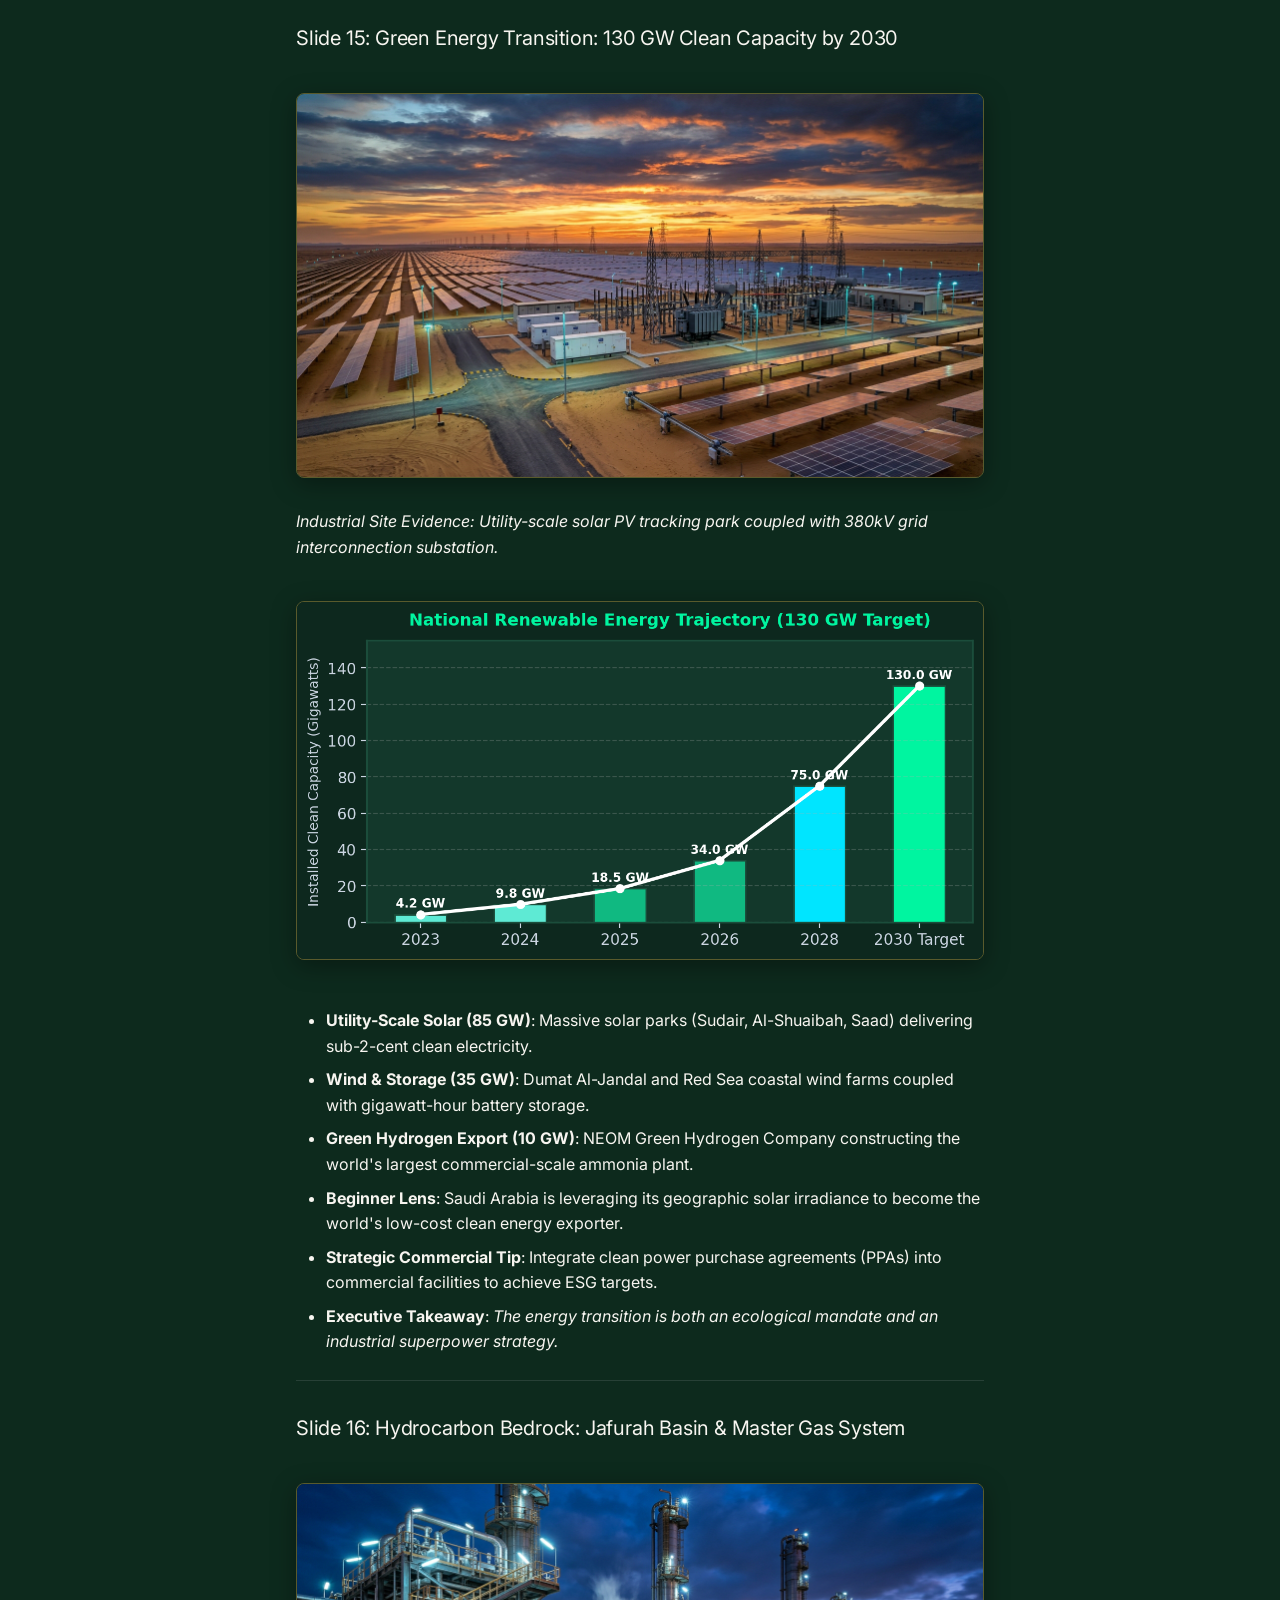
<file: projects-market/presentation/index.html>
<!doctype html>
<html lang="en" class="no-js">
  <head>
    
      <meta charset="utf-8">
      <meta name="viewport" content="width=device-width,initial-scale=1">
      
        <meta name="description" content="Strategic Intelligence, Contract Awards, Sectoral Dynamics & 2027 Strategic Delivery Outlook">
      
      
        <meta name="author" content="AZ Consultants · Senior Forward Deployed Engineering">
      
      
        <link rel="canonical" href="https://amz34.github.io/projects-market/presentation/">
      
      
        <link rel="prev" href="..">
      
      
        <link rel="next" href="../sectors/">
      
      
        
      
      
      <link rel="icon" href="../assets/images/favicon.png">
      <meta name="generator" content="mkdocs-1.6.1, mkdocs-material-9.8.1">
    
    
      
        <title>20-Slide Visual Deck - Saudi Arabia $2.14tn Projects Intelligence</title>
      
    
    
      <link rel="stylesheet" href="../assets/stylesheets/main.57a0d79d.min.css">
      
        
        <link rel="stylesheet" href="../assets/stylesheets/palette.fb2fffe2.min.css">
      
      


    
    
      
    
    
      
        
        
        <link rel="preconnect" href="https://fonts.gstatic.com" crossorigin>
        <link rel="stylesheet" href="https://fonts.googleapis.com/css?family=Inter:300,300i,400,400i,700,700i%7CRoboto+Mono:400,400i,700,700i&display=fallback">
        <style>:root{--md-text-font:"Inter";--md-code-font:"Roboto Mono"}</style>
      
    
    
      <link rel="stylesheet" href="../stylesheets/custom.css">
    
    <script>__md_scope=new URL("..",location),__md_hash=e=>[...e].reduce(((e,_)=>(e<<5)-e+_.charCodeAt(0)),0),__md_get=(e,_=localStorage,t=__md_scope)=>JSON.parse(_.getItem(t.pathname+"."+e)),__md_set=(e,_,t=localStorage,a=__md_scope)=>{try{t.setItem(a.pathname+"."+e,JSON.stringify(_))}catch(e){}}</script>
    
      

    
    
  </head>
  
  
    
    
      
    
    
    
    
    <body dir="ltr" data-md-color-scheme="slate" data-md-color-primary="teal" data-md-color-accent="amber">
  
    
    <input class="md-toggle" data-md-toggle="drawer" type="checkbox" id="__drawer" autocomplete="off">
    <input class="md-toggle" data-md-toggle="search" type="checkbox" id="__search" autocomplete="off">
    <label class="md-overlay" for="__drawer"></label>
    <div data-md-component="skip">
      
        
        <a href="#20-slide-visual-executive-presentation-deck" class="md-skip">
          Skip to content
        </a>
      
    </div>
    <div data-md-component="announce">
      
    </div>
    
    
      

  

<header class="md-header md-header--shadow md-header--lifted" data-md-component="header">
  <nav class="md-header__inner md-grid" aria-label="Header">
    <a href=".." title="Saudi Arabia $2.14tn Projects Intelligence" class="md-header__button md-logo" aria-label="Saudi Arabia $2.14tn Projects Intelligence" data-md-component="logo">
      
  
  <svg xmlns="http://www.w3.org/2000/svg" viewBox="0 0 24 24"><path d="M12 8a3 3 0 0 0 3-3 3 3 0 0 0-3-3 3 3 0 0 0-3 3 3 3 0 0 0 3 3m0 3.54C9.64 9.35 6.5 8 3 8v11c3.5 0 6.64 1.35 9 3.54 2.36-2.19 5.5-3.54 9-3.54V8c-3.5 0-6.64 1.35-9 3.54"/></svg>

    </a>
    <label class="md-header__button md-icon" for="__drawer">
      
      <svg xmlns="http://www.w3.org/2000/svg" viewBox="0 0 24 24"><path d="M3 6h18v2H3zm0 5h18v2H3zm0 5h18v2H3z"/></svg>
    </label>
    <div class="md-header__title" data-md-component="header-title">
      <div class="md-header__ellipsis">
        <div class="md-header__topic">
          <span class="md-ellipsis">
            Saudi Arabia $2.14tn Projects Intelligence
          </span>
        </div>
        <div class="md-header__topic" data-md-component="header-topic">
          <span class="md-ellipsis">
            
              20-Slide Visual Deck
            
          </span>
        </div>
      </div>
    </div>
    
      
        <form class="md-header__option" data-md-component="palette">
  
    
    
    
    <input class="md-option" data-md-color-media="" data-md-color-scheme="slate" data-md-color-primary="teal" data-md-color-accent="amber"  aria-hidden="true"  type="radio" name="__palette" id="__palette_0">
    
  
</form>
      
    
    
      <script>var palette=__md_get("__palette");if(palette&&palette.color){if("(prefers-color-scheme)"===palette.color.media){var media=matchMedia("(prefers-color-scheme: light)"),input=document.querySelector(media.matches?"[data-md-color-media='(prefers-color-scheme: light)']":"[data-md-color-media='(prefers-color-scheme: dark)']");palette.color.media=input.getAttribute("data-md-color-media"),palette.color.scheme=input.getAttribute("data-md-color-scheme"),palette.color.primary=input.getAttribute("data-md-color-primary"),palette.color.accent=input.getAttribute("data-md-color-accent")}for(var[key,value]of Object.entries(palette.color))document.body.setAttribute("data-md-color-"+key,value)}</script>
    
    
    
      
      
        <label class="md-header__button md-icon" for="__search">
          
          <svg xmlns="http://www.w3.org/2000/svg" viewBox="0 0 24 24"><path d="M9.5 3A6.5 6.5 0 0 1 16 9.5c0 1.61-.59 3.09-1.56 4.23l.27.27h.79l5 5-1.5 1.5-5-5v-.79l-.27-.27A6.52 6.52 0 0 1 9.5 16 6.5 6.5 0 0 1 3 9.5 6.5 6.5 0 0 1 9.5 3m0 2C7 5 5 7 5 9.5S7 14 9.5 14 14 12 14 9.5 12 5 9.5 5"/></svg>
        </label>
        <div class="md-search" data-md-component="search" role="dialog">
  <label class="md-search__overlay" for="__search"></label>
  <div class="md-search__inner" role="search">
    <form class="md-search__form" name="search">
      <input type="text" class="md-search__input" name="query" aria-label="Search" placeholder="Search" autocapitalize="off" autocorrect="off" autocomplete="off" spellcheck="false" data-md-component="search-query" required>
      <label class="md-search__icon md-icon" for="__search">
        
        <svg xmlns="http://www.w3.org/2000/svg" viewBox="0 0 24 24"><path d="M9.5 3A6.5 6.5 0 0 1 16 9.5c0 1.61-.59 3.09-1.56 4.23l.27.27h.79l5 5-1.5 1.5-5-5v-.79l-.27-.27A6.52 6.52 0 0 1 9.5 16 6.5 6.5 0 0 1 3 9.5 6.5 6.5 0 0 1 9.5 3m0 2C7 5 5 7 5 9.5S7 14 9.5 14 14 12 14 9.5 12 5 9.5 5"/></svg>
        
        <svg xmlns="http://www.w3.org/2000/svg" viewBox="0 0 24 24"><path d="M20 11v2H8l5.5 5.5-1.42 1.42L4.16 12l7.92-7.92L13.5 5.5 8 11z"/></svg>
      </label>
      <nav class="md-search__options" aria-label="Search">
        
        <button type="reset" class="md-search__icon md-icon" title="Clear" aria-label="Clear" tabindex="-1">
          
          <svg xmlns="http://www.w3.org/2000/svg" viewBox="0 0 24 24"><path d="M19 6.41 17.59 5 12 10.59 6.41 5 5 6.41 10.59 12 5 17.59 6.41 19 12 13.41 17.59 19 19 17.59 13.41 12z"/></svg>
        </button>
      </nav>
      
        <div class="md-search__suggest" data-md-component="search-suggest"></div>
      
    </form>
    <div class="md-search__output">
      <div class="md-search__scrollwrap" tabindex="0" data-md-scrollfix>
        <div class="md-search-result" data-md-component="search-result">
          <div class="md-search-result__meta">
            Initializing search
          </div>
          <ol class="md-search-result__list" role="presentation"></ol>
        </div>
      </div>
    </div>
  </div>
</div>
      
    
    
  </nav>
  
    
      
<nav class="md-tabs" aria-label="Tabs" data-md-component="tabs">
  <div class="md-grid">
    <ul class="md-tabs__list">
      
        
  
  
  
  
    <li class="md-tabs__item">
      <a href=".." class="md-tabs__link">
        
  
  
    
  
  Executive Briefing

      </a>
    </li>
  

      
        
  
  
  
    
  
  
    <li class="md-tabs__item md-tabs__item--active">
      <a href="./" class="md-tabs__link">
        
  
  
    
  
  20-Slide Visual Deck

      </a>
    </li>
  

      
        
  
  
  
  
    <li class="md-tabs__item">
      <a href="../sectors/" class="md-tabs__link">
        
  
  
    
  
  Sector Analysis

      </a>
    </li>
  

      
        
  
  
  
  
    <li class="md-tabs__item">
      <a href="../giga-projects/" class="md-tabs__link">
        
  
  
    
  
  Giga-Projects Portfolio

      </a>
    </li>
  

      
        
  
  
  
  
    <li class="md-tabs__item">
      <a href="../delivery-risks/" class="md-tabs__link">
        
  
  
    
  
  Execution Bottlenecks

      </a>
    </li>
  

      
        
  
  
  
  
    <li class="md-tabs__item">
      <a href="../contractor-landscape/" class="md-tabs__link">
        
  
  
    
  
  Contractor Landscape

      </a>
    </li>
  

      
        
  
  
  
  
    <li class="md-tabs__item">
      <a href="../outlook-2027/" class="md-tabs__link">
        
  
  
    
  
  2027 Strategic Outlook

      </a>
    </li>
  

      
        
  
  
  
  
    <li class="md-tabs__item">
      <a href="../playbook/" class="md-tabs__link">
        
  
  
    
  
  FDE Capital Playbook

      </a>
    </li>
  

      
    </ul>
  </div>
</nav>
    
  
</header>
    
    <div class="md-container" data-md-component="container">
      
      
        
      
      <main class="md-main" data-md-component="main">
        <div class="md-main__inner md-grid">
          
            
              
              <div class="md-sidebar md-sidebar--primary" data-md-component="sidebar" data-md-type="navigation" >
                <div class="md-sidebar__scrollwrap">
                  <div class="md-sidebar__inner">
                    


  


<nav class="md-nav md-nav--primary md-nav--lifted" aria-label="Navigation" data-md-level="0">
  <label class="md-nav__title" for="__drawer">
    <a href=".." title="Saudi Arabia $2.14tn Projects Intelligence" class="md-nav__button md-logo" aria-label="Saudi Arabia $2.14tn Projects Intelligence" data-md-component="logo">
      
  
  <svg xmlns="http://www.w3.org/2000/svg" viewBox="0 0 24 24"><path d="M12 8a3 3 0 0 0 3-3 3 3 0 0 0-3-3 3 3 0 0 0-3 3 3 3 0 0 0 3 3m0 3.54C9.64 9.35 6.5 8 3 8v11c3.5 0 6.64 1.35 9 3.54 2.36-2.19 5.5-3.54 9-3.54V8c-3.5 0-6.64 1.35-9 3.54"/></svg>

    </a>
    Saudi Arabia $2.14tn Projects Intelligence
  </label>
  
  <ul class="md-nav__list" data-md-scrollfix>
    
      
      
  
  
  
  
    <li class="md-nav__item">
      <a href=".." class="md-nav__link">
        
  
  
  <span class="md-ellipsis">
    
  
    Executive Briefing
  

    
  </span>
  
  

      </a>
    </li>
  

    
      
      
  
  
    
  
  
  
    <li class="md-nav__item md-nav__item--active">
      
      <input class="md-nav__toggle md-toggle" type="checkbox" id="__toc">
      
      
        
      
      
        <label class="md-nav__link md-nav__link--active" for="__toc">
          
  
  
  <span class="md-ellipsis">
    
  
    20-Slide Visual Deck
  

    
  </span>
  
  

          <span class="md-nav__icon md-icon"></span>
        </label>
      
      <a href="./" class="md-nav__link md-nav__link--active">
        
  
  
  <span class="md-ellipsis">
    
  
    20-Slide Visual Deck
  

    
  </span>
  
  

      </a>
      
        

<nav class="md-nav md-nav--secondary" aria-label="Table of contents">
  
  
  
    
  
  
    <label class="md-nav__title" for="__toc">
      <span class="md-nav__icon md-icon"></span>
      Table of contents
    </label>
    <ul class="md-nav__list" data-md-component="toc" data-md-scrollfix>
      
        <li class="md-nav__item">
  <a href="#the-214-trillion-saudi-projects-universe-key-programs-awards-2027-strategic-delivery-outlook" class="md-nav__link">
    <span class="md-ellipsis">
      
        The $2.14 Trillion Saudi Projects Universe: Key Programs, Awards &amp; 2027 Strategic Delivery Outlook
      
    </span>
  </a>
  
    <nav class="md-nav" aria-label="The $2.14 Trillion Saudi Projects Universe: Key Programs, Awards &amp; 2027 Strategic Delivery Outlook">
      <ul class="md-nav__list">
        
          <li class="md-nav__item">
  <a href="#slide-1-executive-cover-slide" class="md-nav__link">
    <span class="md-ellipsis">
      
        Slide 1: Executive Cover Slide
      
    </span>
  </a>
  
</li>
        
          <li class="md-nav__item">
  <a href="#slide-2-under-the-hood-of-the-214-trillion-pipeline" class="md-nav__link">
    <span class="md-ellipsis">
      
        Slide 2: Under the Hood of the $2.14 Trillion Pipeline
      
    </span>
  </a>
  
</li>
        
          <li class="md-nav__item">
  <a href="#slide-3-contract-awards-trajectory-20202027-outlook" class="md-nav__link">
    <span class="md-ellipsis">
      
        Slide 3: Contract Awards Trajectory (2020–2027 Outlook)
      
    </span>
  </a>
  
</li>
        
          <li class="md-nav__item">
  <a href="#slide-4-sectoral-allocation-of-the-214-trillion-pipeline" class="md-nav__link">
    <span class="md-ellipsis">
      
        Slide 4: Sectoral Allocation of the $2.14 Trillion Pipeline
      
    </span>
  </a>
  
</li>
        
          <li class="md-nav__item">
  <a href="#slide-5-the-utilities-anomaly-overbuilding-pause-vs-grid-surge" class="md-nav__link">
    <span class="md-ellipsis">
      
        Slide 5: The Utilities Anomaly: Overbuilding Pause vs Grid Surge
      
    </span>
  </a>
  
</li>
        
          <li class="md-nav__item">
  <a href="#slide-6-non-utilities-surge-ai-data-centers-gas-infrastructure" class="md-nav__link">
    <span class="md-ellipsis">
      
        Slide 6: Non-Utilities Surge: AI Data Centers &amp; Gas Infrastructure
      
    </span>
  </a>
  
</li>
        
          <li class="md-nav__item">
  <a href="#slide-7-riyadhs-gravitational-pull-expo-2030-2034-world-cup" class="md-nav__link">
    <span class="md-ellipsis">
      
        Slide 7: Riyadh's Gravitational Pull: Expo 2030 &amp; 2034 World Cup
      
    </span>
  </a>
  
</li>
        
          <li class="md-nav__item">
  <a href="#slide-8-giga-project-re-basing-phased-modules-vs-all-at-once" class="md-nav__link">
    <span class="md-ellipsis">
      
        Slide 8: Giga-Project Re-basing: Phased Modules vs All-at-Once
      
    </span>
  </a>
  
</li>
        
          <li class="md-nav__item">
  <a href="#slide-9-capital-allocators-sovereign-pif-vs-saudi-aramco" class="md-nav__link">
    <span class="md-ellipsis">
      
        Slide 9: Capital Allocators: Sovereign PIF vs Saudi Aramco
      
    </span>
  </a>
  
</li>
        
          <li class="md-nav__item">
  <a href="#slide-10-tier-1-epc-backlog-saturation" class="md-nav__link">
    <span class="md-ellipsis">
      
        Slide 10: Tier-1 EPC Backlog Saturation
      
    </span>
  </a>
  
</li>
        
          <li class="md-nav__item">
  <a href="#slide-11-supply-chain-blowback-material-inflation-lead-times" class="md-nav__link">
    <span class="md-ellipsis">
      
        Slide 11: Supply Chain 'Blowback': Material Inflation &amp; Lead Times
      
    </span>
  </a>
  
</li>
        
          <li class="md-nav__item">
  <a href="#slide-12-regulatory-jail-local-content-saudization-visa-caps" class="md-nav__link">
    <span class="md-ellipsis">
      
        Slide 12: Regulatory 'Jail': Local Content, Saudization &amp; Visa Caps
      
    </span>
  </a>
  
</li>
        
          <li class="md-nav__item">
  <a href="#slide-13-cash-flow-friction-compressing-the-working-capital-cycle" class="md-nav__link">
    <span class="md-ellipsis">
      
        Slide 13: Cash Flow Friction: Compressing the Working Capital Cycle
      
    </span>
  </a>
  
</li>
        
          <li class="md-nav__item">
  <a href="#slide-14-transport-spine-airports-expressways-landbridge" class="md-nav__link">
    <span class="md-ellipsis">
      
        Slide 14: Transport Spine: Airports, Expressways &amp; Landbridge
      
    </span>
  </a>
  
</li>
        
          <li class="md-nav__item">
  <a href="#slide-15-green-energy-transition-130-gw-clean-capacity-by-2030" class="md-nav__link">
    <span class="md-ellipsis">
      
        Slide 15: Green Energy Transition: 130 GW Clean Capacity by 2030
      
    </span>
  </a>
  
</li>
        
          <li class="md-nav__item">
  <a href="#slide-16-hydrocarbon-bedrock-jafurah-basin-master-gas-system" class="md-nav__link">
    <span class="md-ellipsis">
      
        Slide 16: Hydrocarbon Bedrock: Jafurah Basin &amp; Master Gas System
      
    </span>
  </a>
  
</li>
        
          <li class="md-nav__item">
  <a href="#slide-17-the-operational-dash-ai-telemetry-real-time-control" class="md-nav__link">
    <span class="md-ellipsis">
      
        Slide 17: The Operational 'Dash': AI Telemetry &amp; Real-Time Control
      
    </span>
  </a>
  
</li>
        
          <li class="md-nav__item">
  <a href="#slide-18-2027-strategic-outlook-delivery-phase-tri-scenario-modeling" class="md-nav__link">
    <span class="md-ellipsis">
      
        Slide 18: 2027 Strategic Outlook: Delivery Phase &amp; Tri-Scenario Modeling
      
    </span>
  </a>
  
</li>
        
          <li class="md-nav__item">
  <a href="#slide-19-the-az-consultants-5-stage-capital-delivery-funnel" class="md-nav__link">
    <span class="md-ellipsis">
      
        Slide 19: The AZ Consultants 5-Stage Capital Delivery Funnel
      
    </span>
  </a>
  
</li>
        
          <li class="md-nav__item">
  <a href="#slide-20-boardroom-engagement-contact" class="md-nav__link">
    <span class="md-ellipsis">
      
        Slide 20: Boardroom Engagement &amp; Contact
      
    </span>
  </a>
  
</li>
        
      </ul>
    </nav>
  
</li>
      
    </ul>
  
</nav>
      
    </li>
  

    
      
      
  
  
  
  
    <li class="md-nav__item">
      <a href="../sectors/" class="md-nav__link">
        
  
  
  <span class="md-ellipsis">
    
  
    Sector Analysis
  

    
  </span>
  
  

      </a>
    </li>
  

    
      
      
  
  
  
  
    <li class="md-nav__item">
      <a href="../giga-projects/" class="md-nav__link">
        
  
  
  <span class="md-ellipsis">
    
  
    Giga-Projects Portfolio
  

    
  </span>
  
  

      </a>
    </li>
  

    
      
      
  
  
  
  
    <li class="md-nav__item">
      <a href="../delivery-risks/" class="md-nav__link">
        
  
  
  <span class="md-ellipsis">
    
  
    Execution Bottlenecks
  

    
  </span>
  
  

      </a>
    </li>
  

    
      
      
  
  
  
  
    <li class="md-nav__item">
      <a href="../contractor-landscape/" class="md-nav__link">
        
  
  
  <span class="md-ellipsis">
    
  
    Contractor Landscape
  

    
  </span>
  
  

      </a>
    </li>
  

    
      
      
  
  
  
  
    <li class="md-nav__item">
      <a href="../outlook-2027/" class="md-nav__link">
        
  
  
  <span class="md-ellipsis">
    
  
    2027 Strategic Outlook
  

    
  </span>
  
  

      </a>
    </li>
  

    
      
      
  
  
  
  
    <li class="md-nav__item">
      <a href="../playbook/" class="md-nav__link">
        
  
  
  <span class="md-ellipsis">
    
  
    FDE Capital Playbook
  

    
  </span>
  
  

      </a>
    </li>
  

    
  </ul>
</nav>
                  </div>
                </div>
              </div>
            
            
              
              <div class="md-sidebar md-sidebar--secondary" data-md-component="sidebar" data-md-type="toc" >
                <div class="md-sidebar__scrollwrap">
                  <div class="md-sidebar__inner">
                    

<nav class="md-nav md-nav--secondary" aria-label="Table of contents">
  
  
  
    
  
  
    <label class="md-nav__title" for="__toc">
      <span class="md-nav__icon md-icon"></span>
      Table of contents
    </label>
    <ul class="md-nav__list" data-md-component="toc" data-md-scrollfix>
      
        <li class="md-nav__item">
  <a href="#the-214-trillion-saudi-projects-universe-key-programs-awards-2027-strategic-delivery-outlook" class="md-nav__link">
    <span class="md-ellipsis">
      
        The $2.14 Trillion Saudi Projects Universe: Key Programs, Awards &amp; 2027 Strategic Delivery Outlook
      
    </span>
  </a>
  
    <nav class="md-nav" aria-label="The $2.14 Trillion Saudi Projects Universe: Key Programs, Awards &amp; 2027 Strategic Delivery Outlook">
      <ul class="md-nav__list">
        
          <li class="md-nav__item">
  <a href="#slide-1-executive-cover-slide" class="md-nav__link">
    <span class="md-ellipsis">
      
        Slide 1: Executive Cover Slide
      
    </span>
  </a>
  
</li>
        
          <li class="md-nav__item">
  <a href="#slide-2-under-the-hood-of-the-214-trillion-pipeline" class="md-nav__link">
    <span class="md-ellipsis">
      
        Slide 2: Under the Hood of the $2.14 Trillion Pipeline
      
    </span>
  </a>
  
</li>
        
          <li class="md-nav__item">
  <a href="#slide-3-contract-awards-trajectory-20202027-outlook" class="md-nav__link">
    <span class="md-ellipsis">
      
        Slide 3: Contract Awards Trajectory (2020–2027 Outlook)
      
    </span>
  </a>
  
</li>
        
          <li class="md-nav__item">
  <a href="#slide-4-sectoral-allocation-of-the-214-trillion-pipeline" class="md-nav__link">
    <span class="md-ellipsis">
      
        Slide 4: Sectoral Allocation of the $2.14 Trillion Pipeline
      
    </span>
  </a>
  
</li>
        
          <li class="md-nav__item">
  <a href="#slide-5-the-utilities-anomaly-overbuilding-pause-vs-grid-surge" class="md-nav__link">
    <span class="md-ellipsis">
      
        Slide 5: The Utilities Anomaly: Overbuilding Pause vs Grid Surge
      
    </span>
  </a>
  
</li>
        
          <li class="md-nav__item">
  <a href="#slide-6-non-utilities-surge-ai-data-centers-gas-infrastructure" class="md-nav__link">
    <span class="md-ellipsis">
      
        Slide 6: Non-Utilities Surge: AI Data Centers &amp; Gas Infrastructure
      
    </span>
  </a>
  
</li>
        
          <li class="md-nav__item">
  <a href="#slide-7-riyadhs-gravitational-pull-expo-2030-2034-world-cup" class="md-nav__link">
    <span class="md-ellipsis">
      
        Slide 7: Riyadh's Gravitational Pull: Expo 2030 &amp; 2034 World Cup
      
    </span>
  </a>
  
</li>
        
          <li class="md-nav__item">
  <a href="#slide-8-giga-project-re-basing-phased-modules-vs-all-at-once" class="md-nav__link">
    <span class="md-ellipsis">
      
        Slide 8: Giga-Project Re-basing: Phased Modules vs All-at-Once
      
    </span>
  </a>
  
</li>
        
          <li class="md-nav__item">
  <a href="#slide-9-capital-allocators-sovereign-pif-vs-saudi-aramco" class="md-nav__link">
    <span class="md-ellipsis">
      
        Slide 9: Capital Allocators: Sovereign PIF vs Saudi Aramco
      
    </span>
  </a>
  
</li>
        
          <li class="md-nav__item">
  <a href="#slide-10-tier-1-epc-backlog-saturation" class="md-nav__link">
    <span class="md-ellipsis">
      
        Slide 10: Tier-1 EPC Backlog Saturation
      
    </span>
  </a>
  
</li>
        
          <li class="md-nav__item">
  <a href="#slide-11-supply-chain-blowback-material-inflation-lead-times" class="md-nav__link">
    <span class="md-ellipsis">
      
        Slide 11: Supply Chain 'Blowback': Material Inflation &amp; Lead Times
      
    </span>
  </a>
  
</li>
        
          <li class="md-nav__item">
  <a href="#slide-12-regulatory-jail-local-content-saudization-visa-caps" class="md-nav__link">
    <span class="md-ellipsis">
      
        Slide 12: Regulatory 'Jail': Local Content, Saudization &amp; Visa Caps
      
    </span>
  </a>
  
</li>
        
          <li class="md-nav__item">
  <a href="#slide-13-cash-flow-friction-compressing-the-working-capital-cycle" class="md-nav__link">
    <span class="md-ellipsis">
      
        Slide 13: Cash Flow Friction: Compressing the Working Capital Cycle
      
    </span>
  </a>
  
</li>
        
          <li class="md-nav__item">
  <a href="#slide-14-transport-spine-airports-expressways-landbridge" class="md-nav__link">
    <span class="md-ellipsis">
      
        Slide 14: Transport Spine: Airports, Expressways &amp; Landbridge
      
    </span>
  </a>
  
</li>
        
          <li class="md-nav__item">
  <a href="#slide-15-green-energy-transition-130-gw-clean-capacity-by-2030" class="md-nav__link">
    <span class="md-ellipsis">
      
        Slide 15: Green Energy Transition: 130 GW Clean Capacity by 2030
      
    </span>
  </a>
  
</li>
        
          <li class="md-nav__item">
  <a href="#slide-16-hydrocarbon-bedrock-jafurah-basin-master-gas-system" class="md-nav__link">
    <span class="md-ellipsis">
      
        Slide 16: Hydrocarbon Bedrock: Jafurah Basin &amp; Master Gas System
      
    </span>
  </a>
  
</li>
        
          <li class="md-nav__item">
  <a href="#slide-17-the-operational-dash-ai-telemetry-real-time-control" class="md-nav__link">
    <span class="md-ellipsis">
      
        Slide 17: The Operational 'Dash': AI Telemetry &amp; Real-Time Control
      
    </span>
  </a>
  
</li>
        
          <li class="md-nav__item">
  <a href="#slide-18-2027-strategic-outlook-delivery-phase-tri-scenario-modeling" class="md-nav__link">
    <span class="md-ellipsis">
      
        Slide 18: 2027 Strategic Outlook: Delivery Phase &amp; Tri-Scenario Modeling
      
    </span>
  </a>
  
</li>
        
          <li class="md-nav__item">
  <a href="#slide-19-the-az-consultants-5-stage-capital-delivery-funnel" class="md-nav__link">
    <span class="md-ellipsis">
      
        Slide 19: The AZ Consultants 5-Stage Capital Delivery Funnel
      
    </span>
  </a>
  
</li>
        
          <li class="md-nav__item">
  <a href="#slide-20-boardroom-engagement-contact" class="md-nav__link">
    <span class="md-ellipsis">
      
        Slide 20: Boardroom Engagement &amp; Contact
      
    </span>
  </a>
  
</li>
        
      </ul>
    </nav>
  
</li>
      
    </ul>
  
</nav>
                  </div>
                </div>
              </div>
            
          
          
            <div class="md-content" data-md-component="content">
              
              <article class="md-content__inner md-typeset">
                
                  



<h1 id="20-slide-visual-executive-presentation-deck">20-Slide Visual Executive Presentation Deck</h1>
<h2 id="the-214-trillion-saudi-projects-universe-key-programs-awards-2027-strategic-delivery-outlook">The $2.14 Trillion Saudi Projects Universe: Key Programs, Awards &amp; 2027 Strategic Delivery Outlook</h2>
<blockquote>
<p><strong>Corporate Briefing Asset</strong>: High-resolution presentation generated matching AZ Consultants deep-emerald standards.<br />
<strong>Direct PDF Download</strong>: <a href="../assets/AZ_Saudi_2.14tn_Projects_Intelligence_A4.pdf">AZ_Saudi_2.14tn_Projects_Intelligence_A4.pdf</a> (Print-ready A4 Landscape, 200 DPI).<br />
<strong>Interactive Web Deck</strong>: <a href="../deck.html">Launch HTML Presentation</a></p>
</blockquote>
<hr />
<h3 id="slide-1-executive-cover-slide">Slide 1: Executive Cover Slide</h3>
<p><img alt="Cover Slide" src="../assets/photos/civil_site.jpg" /></p>
<ul>
<li><strong>Kick Header</strong>: STRATEGIC INTELLIGENCE &amp; CAPITAL ALLOCATION BRIEFING</li>
<li><strong>Title</strong>: The $2.14 Trillion Saudi Projects Universe</li>
<li><strong>Subtitle</strong>: Key Programs, Contract Awards, Sectoral Rebalancing &amp; 2027 Delivery Outlook: An institutional commercial guide to capital deployment and execution discipline.</li>
<li><strong>Credentials</strong>: Engineered by <strong>AZ Consultants</strong> (Senior Forward Deployed Engineering &amp; Capital Project Advisory). Built for CEOs, Asset Owners, and Tier-1 EPC Leaders.</li>
<li><strong>Key Benchmarks</strong>:<ul>
<li><strong>$2.14 Trillion</strong>: Total Pipeline Volume</li>
<li><strong>$1.72 Trillion</strong>: Planned &amp; Unawarded Work (80.4%)</li>
<li><strong>~$100B / Year</strong>: Sustained Contract Awards Run-Rate</li>
<li><strong>2027 Horizon</strong>: Shift from Procurement to Physical Asset Delivery</li>
</ul>
</li>
<li><strong>Delivery Value Chain</strong>: Concept Design &rarr; Master Planning &rarr; EPC Procurement &rarr; Physical Delivery &rarr; Testing &amp; Commissioning &rarr; Long-Term IFM</li>
</ul>
<hr />
<h3 id="slide-2-under-the-hood-of-the-214-trillion-pipeline">Slide 2: Under the Hood of the $2.14 Trillion Pipeline</h3>
<p><img alt="Slide 2 Chart" src="../assets/charts/c02_pipeline_breakdown.png" /></p>
<ul>
<li><strong>Planned &amp; Unawarded ($1.72tn)</strong>: Over 80% sits in study, design, and tendering phases, offering a 10-year commercial horizon.</li>
<li><strong>Active Execution ($420B)</strong>: Over $400B in civil works, piling, foundations, and early packages actively on the ground.</li>
<li><strong>Delivery Capacity Pressure</strong>: The bottleneck has shifted from project financing to physical contractor capacity.</li>
<li><strong>Beginner Lens</strong>: Saudi Arabia is not a single market—it is an unprecedented concurrent infrastructure build.</li>
<li><strong>Strategic Commercial Tip</strong>: Focus tendering resources where capital allocators have locked in budget appropriations.</li>
<li><strong>Executive Takeaway</strong>: <em>Visibility is high; the game is won on execution capacity, not market discovery.</em></li>
</ul>
<hr />
<h3 id="slide-3-contract-awards-trajectory-20202027-outlook">Slide 3: Contract Awards Trajectory (2020–2027 Outlook)</h3>
<p><img alt="Slide 3 Chart" src="../assets/charts/c03_awards_trajectory.png" /></p>
<ul>
<li><strong>2024 High-Water Mark</strong>: Initial giga-project mobilization drove historic award spikes across civil and infrastructure (~$170B).</li>
<li><strong>2025–2026 Normalization</strong>: A steady run-rate of ~$100B/year provides sustained, predictable pipeline velocity.</li>
<li><strong>2027 Strategic Upside</strong>: Awards forecast to expand toward $112B+ as secondary building packages are tendered.</li>
<li><strong>Beginner Lens</strong>: Markets do not grow in a straight line; normalization prevents systemic contractor defaults.</li>
<li><strong>Strategic Commercial Tip</strong>: Structure bids for long-term multi-year execution rather than short-term price gouging.</li>
<li><strong>Executive Takeaway</strong>: <em>A $100B annual run-rate represents the world's most lucrative active construction theater.</em></li>
</ul>
<hr />
<h3 id="slide-4-sectoral-allocation-of-the-214-trillion-pipeline">Slide 4: Sectoral Allocation of the $2.14 Trillion Pipeline</h3>
<p><img alt="Slide 4 Chart" src="../assets/charts/c04_sector_donut.png" /></p>
<ul>
<li><strong>Construction ($1.02tn / 48%)</strong>: Mass housing, commercial mixed-use, hospitality, and civic institutional mega-developments.</li>
<li><strong>Transport &amp; Rail ($470B / 22%)</strong>: Express rail networks, international airport hubs, expressways, and maritime logistics.</li>
<li><strong>Utilities &amp; Process ($650B / 30%)</strong>: Power grid interconnections, water networks, gas processing, and industrial facilities.</li>
<li><strong>Beginner Lens</strong>: Real estate creates the living spaces; transport and utilities make them viable.</li>
<li><strong>Strategic Commercial Tip</strong>: Diversify capabilities across construction and infrastructure to ride shifting sector waves.</li>
<li><strong>Executive Takeaway</strong>: <em>Value concentrates where physical connectivity unlocks land valuation.</em></li>
</ul>
<hr />
<h3 id="slide-5-the-utilities-anomaly-overbuilding-pause-vs-grid-surge">Slide 5: The Utilities Anomaly: Overbuilding Pause vs Grid Surge</h3>
<p><img alt="Slide 5 Chart" src="../assets/charts/c05_utilities_drop.png" /></p>
<ul>
<li><strong>Preemptive Overbuilding</strong>: Massive solar IPPs and independent water plants (IWPs) met near-term demand buffers.</li>
<li><strong>Grid Transmission (+28%)</strong>: Focus shifted decisively toward 380kV substations, HVDC links, and grid stability.</li>
<li><strong>Water Transmission (+18%)</strong>: Strategic pipelines moving desalinated water from coastal plants to inland cities.</li>
<li><strong>Beginner Lens</strong>: A drop in generation awards is not a retreat—it is a planned pause to build the grid wires.</li>
<li><strong>Strategic Commercial Tip</strong>: Pivot engineering teams from power generation to transmission substations and grid interconnects.</li>
<li><strong>Executive Takeaway</strong>: <em>Generation is useless without transmission and distribution infrastructure.</em></li>
</ul>
<hr />
<h3 id="slide-6-non-utilities-surge-ai-data-centers-gas-infrastructure">Slide 6: Non-Utilities Surge: AI Data Centers &amp; Gas Infrastructure</h3>
<p><img alt="AI Compute Infrastructure" src="../assets/photos/ai_datacenter.jpg" />
<em>Industrial Site Evidence: Liquid-cooled hyperscale AI compute facility hosting sovereign national models.</em></p>
<p><img alt="Slide 6 Chart" src="../assets/charts/c06_non_utilities_surge.png" /></p>
<ul>
<li><strong>AI Data Center Boom (+85%)</strong>: Over $25B committed to sovereign compute hubs, hyperscale parks, and AI infrastructure.</li>
<li><strong>Gas Processing Spine (+40%)</strong>: Aramco's Jafurah Basin and Master Gas System Phase 3 accelerating industrial feedstocks.</li>
<li><strong>Urban Real Estate (+34%)</strong>: Commercial office towers and residential communities expanding in Riyadh and Jeddah.</li>
<li><strong>Beginner Lens</strong>: The Kingdom is building the digital and energy foundations for post-oil industrial sovereignty.</li>
<li><strong>Strategic Commercial Tip</strong>: Pre-qualify specialized teams for high-density data centers and mission-critical MEP.</li>
<li><strong>Executive Takeaway</strong>: <em>Data centers and unconventional gas represent the highest-margin engineering frontiers.</em></li>
</ul>
<hr />
<h3 id="slide-7-riyadhs-gravitational-pull-expo-2030-2034-world-cup">Slide 7: Riyadh's Gravitational Pull: Expo 2030 &amp; 2034 World Cup</h3>
<p><img alt="Slide 7 Chart" src="../assets/charts/c07_regional_distribution.png" /></p>
<ul>
<li><strong>Non-Negotiable Deadlines</strong>: Expo 2030 and 2034 FIFA World Cup create immovable completion milestones for Riyadh.</li>
<li><strong>Riyadh Metamorphosis</strong>: New Murabba, Diriyah, King Salman International Airport, and Metro line extensions.</li>
<li><strong>Western &amp; Eastern Balance</strong>: Red Sea coastal tourism and Eastern Province industrial hydrocarbons maintain strong momentum.</li>
<li><strong>Beginner Lens</strong>: Riyadh is transforming from an administrative capital into a 15-million-citizen global metropolis.</li>
<li><strong>Strategic Commercial Tip</strong>: Establish permanent Riyadh engineering and operational hubs to capture municipal and PIF awards.</li>
<li><strong>Executive Takeaway</strong>: <em>Deadlines tied to global sovereign events guarantee funding ring-fencing.</em></li>
</ul>
<hr />
<h3 id="slide-8-giga-project-re-basing-phased-modules-vs-all-at-once">Slide 8: Giga-Project Re-basing: Phased Modules vs All-at-Once</h3>
<p><img alt="Civil Groundworks Execution" src="../assets/photos/civil_site.jpg" />
<em>Industrial Site Evidence: Heavy civil earthworks, piling, and crawler crane mobilization across Vision 2030 megaproject zones.</em></p>
<p><img alt="Slide 8 Chart" src="../assets/charts/c08_gigaprojects_bar.png" /></p>
<ul>
<li><strong>NEOM Modular Delivery</strong>: Sindalah luxury island delivered; early modules of The Line, Trojena, and Oxagon prioritized.</li>
<li><strong>Diriyah &amp; New Murabba</strong>: Heritage-anchored urban development and landmark commercial cores progressing in phases.</li>
<li><strong>ROSHN &amp; Red Sea Global</strong>: Community residential handovers and high-end eco-tourism resorts achieving operational status.</li>
<li><strong>Beginner Lens</strong>: Phased delivery is not scaling down—it is the engineering hallmark of capital maturity.</li>
<li><strong>Strategic Commercial Tip</strong>: Package bids into modular, independent delivery phases that protect contractor cash flow.</li>
<li><strong>Executive Takeaway</strong>: <em>Phased execution ensures early revenue generation and operational stability.</em></li>
</ul>
<hr />
<h3 id="slide-9-capital-allocators-sovereign-pif-vs-saudi-aramco">Slide 9: Capital Allocators: Sovereign PIF vs Saudi Aramco</h3>
<p><img alt="Slide 9 Chart" src="../assets/charts/c09_client_share.png" /></p>
<ul>
<li><strong>PIF Portfolio Companies (55%)</strong>: Giga-projects, ROSHN, Diriyah Company, New Murabba, and infrastructure development arms.</li>
<li><strong>Saudi Aramco (22%)</strong>: World-class procurement standards anchoring upstream, downstream gas, and industrial cities.</li>
<li><strong>Ministries &amp; Statutory Bodies (23%)</strong>: Ministry of Transport, National Housing Company, and Royal Commission for Riyadh City.</li>
<li><strong>Beginner Lens</strong>: Understanding your client's governance structure determines contract success and payment timeliness.</li>
<li><strong>Strategic Commercial Tip</strong>: Align compliance, reporting, and safety protocols with PIF and Aramco tier-1 standards.</li>
<li><strong>Executive Takeaway</strong>: <em>PIF and Aramco represent the twin sovereign engines of national transformation.</em></li>
</ul>
<hr />
<h3 id="slide-10-tier-1-epc-backlog-saturation">Slide 10: Tier-1 EPC Backlog Saturation</h3>
<p><img alt="Slide 10 Chart" src="../assets/charts/c10_contractor_backlog.png" /></p>
<ul>
<li><strong>Over-Committed Capacities</strong>: Top contractors (Nesma, El-Seif, Al-Bawani, Almabani) face acute engineering and site bandwidth caps.</li>
<li><strong>Specialist Joint Ventures</strong>: International EPCs forming JVs with local partners to inject balance sheet and technical muscle.</li>
<li><strong>Margin Scrutiny</strong>: Massive order books leave zero tolerance for execution delay or cost-overrun slippage.</li>
<li><strong>Beginner Lens</strong>: Having too much work is as dangerous for a contractor as having too little.</li>
<li><strong>Strategic Commercial Tip</strong>: Leverage subcontractor partnerships and digital engineering to expand execution bandwidth.</li>
<li><strong>Executive Takeaway</strong>: <em>Prudent risk management means capping order books to maintain delivery margins.</em></li>
</ul>
<hr />
<h3 id="slide-11-supply-chain-blowback-material-inflation-lead-times">Slide 11: Supply Chain 'Blowback': Material Inflation &amp; Lead Times</h3>
<p><img alt="Slide 11 Chart" src="../assets/charts/c11_material_blowback.png" /></p>
<ul>
<li><strong>Severe Lead Time Extension</strong>: MEP switchgear and chillers stretching past 48 weeks; structural steel lead times exceeding 32 weeks.</li>
<li><strong>Lump-Sum Margin Erosion</strong>: Unhedged fixed-price contracts risk 500–800 basis points of EBITDA degradation.</li>
<li><strong>Local Sourcing Acceleration</strong>: Developers pushing domestic precast and modular assembly to bypass global maritime chokepoints.</li>
<li><strong>Beginner Lens</strong>: Material blowback happens when thousands of projects order the exact same equipment simultaneously.</li>
<li><strong>Strategic Commercial Tip</strong>: Enact early equipment procurement clauses and index commodity price variation into contracts.</li>
<li><strong>Executive Takeaway</strong>: <em>Unhedged supply chain blowback destroys more contractor margins than bad engineering.</em></li>
</ul>
<hr />
<h3 id="slide-12-regulatory-jail-local-content-saudization-visa-caps">Slide 12: Regulatory 'Jail': Local Content, Saudization &amp; Visa Caps</h3>
<p><img alt="Slide 12 Chart" src="../assets/charts/c12_regulatory_jail.png" /></p>
<ul>
<li><strong>Iktva 70% Local Content</strong>: Sovereign clients mandate domestic value retention, supplier localization, and local assembly.</li>
<li><strong>Saudization (Nitaqat) Quotas</strong>: Strict nationalization requirements for engineering, project management, and HSE leadership.</li>
<li><strong>Visa Allocation Ceilings</strong>: Government policies prevent indiscriminate low-skill labor imports; talent must be upskilled locally.</li>
<li><strong>Beginner Lens</strong>: Compliance is not red tape—it is the statutory price of doing business in Saudi Arabia.</li>
<li><strong>Strategic Commercial Tip</strong>: Invest in domestic engineering academies and build verified Saudi-certified supplier databases.</li>
<li><strong>Executive Takeaway</strong>: <em>Contractors who master local content avoid regulatory jail and win preferred-partner status.</em></li>
</ul>
<hr />
<h3 id="slide-13-cash-flow-friction-compressing-the-working-capital-cycle">Slide 13: Cash Flow Friction: Compressing the Working Capital Cycle</h3>
<p><img alt="Slide 13 Chart" src="../assets/charts/c13_cashflow_cycle.png" /></p>
<ul>
<li><strong>Extended Milestone Sign-Offs</strong>: Complex consultant approval chains historic drivers of contractor liquidity crunches.</li>
<li><strong>Digital IPC Certification</strong>: Automated quantity takeoff and digital signatures cut interim payment certificate verification by 60%.</li>
<li><strong>Supply Chain Financing</strong>: Sovereign clients providing early contractor involvement (ECI) and milestone mobilization facilities.</li>
<li><strong>Beginner Lens</strong>: Cash is the lifeblood of construction; even profitable contracts fail if cash flow freezes.</li>
<li><strong>Strategic Commercial Tip</strong>: Negotiate collaborative payment terms and integrate automated quantity takeoff into CAFM/BMS.</li>
<li><strong>Executive Takeaway</strong>: <em>Compressing payment cycles by 60 days unlocks millions in working capital.</em></li>
</ul>
<hr />
<h3 id="slide-14-transport-spine-airports-expressways-landbridge">Slide 14: Transport Spine: Airports, Expressways &amp; Landbridge</h3>
<p><img alt="Saudi Rail Logistics" src="../assets/photos/rail_logistics.jpg" />
<em>Industrial Site Evidence: Multimodal freight logistics and heavy rail operations along the Saudi Landbridge cross-country corridor.</em></p>
<p><img alt="Slide 14 Chart" src="../assets/charts/c14_transport_megaprojects.png" /></p>
<ul>
<li><strong>King Salman Airport ($32B)</strong>: A 6-runway global aviation megahub targeting 120 million passengers by 2030.</li>
<li><strong>Saudi Landbridge Rail ($12B)</strong>: East-west freight and high-speed passenger rail corridor connecting Jeddah to Riyadh and Jubail.</li>
<li><strong>Riyadh Metro Expansion ($18B)</strong>: Extending lines to connect new masterplans, airport terminals, and Qiddiya.</li>
<li><strong>Beginner Lens</strong>: Transport infrastructure turns isolated developments into an integrated national economic grid.</li>
<li><strong>Strategic Commercial Tip</strong>: Position capabilities for civil rail, tunneling, signaling, and terminal MEP installations.</li>
<li><strong>Executive Takeaway</strong>: <em>Transport corridors multiply real estate land values by 3x to 5x.</em></li>
</ul>
<hr />
<h3 id="slide-15-green-energy-transition-130-gw-clean-capacity-by-2030">Slide 15: Green Energy Transition: 130 GW Clean Capacity by 2030</h3>
<p><img alt="Renewable Solar Complex" src="../assets/photos/solar_farm.jpg" />
<em>Industrial Site Evidence: Utility-scale solar PV tracking park coupled with 380kV grid interconnection substation.</em></p>
<p><img alt="Slide 15 Chart" src="../assets/charts/c15_renewables_capacity.png" /></p>
<ul>
<li><strong>Utility-Scale Solar (85 GW)</strong>: Massive solar parks (Sudair, Al-Shuaibah, Saad) delivering sub-2-cent clean electricity.</li>
<li><strong>Wind &amp; Storage (35 GW)</strong>: Dumat Al-Jandal and Red Sea coastal wind farms coupled with gigawatt-hour battery storage.</li>
<li><strong>Green Hydrogen Export (10 GW)</strong>: NEOM Green Hydrogen Company constructing the world's largest commercial-scale ammonia plant.</li>
<li><strong>Beginner Lens</strong>: Saudi Arabia is leveraging its geographic solar irradiance to become the world's low-cost clean energy exporter.</li>
<li><strong>Strategic Commercial Tip</strong>: Integrate clean power purchase agreements (PPAs) into commercial facilities to achieve ESG targets.</li>
<li><strong>Executive Takeaway</strong>: <em>The energy transition is both an ecological mandate and an industrial superpower strategy.</em></li>
</ul>
<hr />
<h3 id="slide-16-hydrocarbon-bedrock-jafurah-basin-master-gas-system">Slide 16: Hydrocarbon Bedrock: Jafurah Basin &amp; Master Gas System</h3>
<p><img alt="Aramco Jafurah Gas Plant" src="../assets/photos/gas_plant.jpg" />
<em>Industrial Site Evidence: High-pressure gas fractionation towers and pipeline distribution manifolds.</em></p>
<p><img alt="Slide 16 Chart" src="../assets/charts/c16_gas_infrastructure.png" /></p>
<ul>
<li><strong>Jafurah Gas Basin ($110B)</strong>: Largest unconventional non-associated gas play in North America and MENA combined.</li>
<li><strong>Master Gas System 3 ($10B)</strong>: Expanding domestic gas distribution pipelines by 4,000+ km to replace liquid fuel burning.</li>
<li><strong>Petrochemical Cracker Complexes</strong>: Converting crude oil directly into advanced chemicals and industrial feedstocks.</li>
<li><strong>Beginner Lens</strong>: Natural gas replaces crude burning in power plants, freeing up barrels for high-value chemical exports.</li>
<li><strong>Strategic Commercial Tip</strong>: Engage Aramco's Iktva-compliant engineering supply chains for high-specification process packages.</li>
<li><strong>Executive Takeaway</strong>: <em>Natural gas provides the firm baseload power required for industrial transformation.</em></li>
</ul>
<hr />
<h3 id="slide-17-the-operational-dash-ai-telemetry-real-time-control">Slide 17: The Operational 'Dash': AI Telemetry &amp; Real-Time Control</h3>
<p><img alt="Digital Command Center" src="../assets/photos/control_room.jpg" />
<em>Industrial Site Evidence: Forward deployed digital command tower integrating 3D BIM models and real-time Oracle Primavera P6 logic.</em></p>
<p><img alt="Slide 17 Chart" src="../assets/charts/c17_ai_dash_impact.png" /></p>
<ul>
<li><strong>P6 Schedule Reconciliation</strong>: Forward deployed AI compares site progress photos to Oracle Primavera P6 logic in real time.</li>
<li><strong>BIM Clash Pre-emption</strong>: Multimodal computer vision detects MEP routing clashes before concrete pours commence.</li>
<li><strong>Dispute Resolution Speed</strong>: Immutable digital telemetry and drone aerial audits resolve contractor claims 85% faster.</li>
<li><strong>Beginner Lens</strong>: The operational dash replaces delayed monthly PDFs with real-time site engineering truth.</li>
<li><strong>Strategic Commercial Tip</strong>: Deploy forward deployed engineers with tablet telemetry directly onto project sites.</li>
<li><strong>Executive Takeaway</strong>: <em>Real-time operational dashboards convert execution risk into measurable EBITDA protection.</em></li>
</ul>
<hr />
<h3 id="slide-18-2027-strategic-outlook-delivery-phase-tri-scenario-modeling">Slide 18: 2027 Strategic Outlook: Delivery Phase &amp; Tri-Scenario Modeling</h3>
<p><img alt="Slide 18 Chart" src="../assets/charts/c18_2027_scenarios.png" /></p>
<ul>
<li><strong>Base Delivery Case ($112B)</strong>: Disciplined execution pacing; focus on Expo 2030 and World Cup 2034 milestone handovers.</li>
<li><strong>Accelerated Case ($130B)</strong>: Strong private sector co-investment and public-private partnerships (PPPs) injecting capital.</li>
<li><strong>Constrained Case ($85B)</strong>: Supply chain bottlenecks and selective re-phasing delaying non-critical secondary packages.</li>
<li><strong>Beginner Lens</strong>: 2027 will separate organizations that manage delivery discipline from those dependent on announcement hype.</li>
<li><strong>Strategic Commercial Tip</strong>: Structure corporate balance sheets and backlog intake around the Base Case $112B delivery curve.</li>
<li><strong>Executive Takeaway</strong>: <em>The future belongs to asset deliverers, smart operators, and lifecycle facilities managers.</em></li>
</ul>
<hr />
<h3 id="slide-19-the-az-consultants-5-stage-capital-delivery-funnel">Slide 19: The AZ Consultants 5-Stage Capital Delivery Funnel</h3>
<ul>
<li><strong>Stage 1 (Discover)</strong>: Macro Pipeline &amp; Risk Scoping: unawarded exposure, supply chains &amp; 3 ranked bottleneck gates.</li>
<li><strong>Stage 2 (Diagnose)</strong>: Supply Chain, Blowback &amp; Regulatory Audit: Iktva local content &amp; contractor backlog stress-testing.</li>
<li><strong>Stage 3 (Design)</strong>: Forward Deployed AI &amp; Schedule Governance: P6 schedule reconciliation &amp; target-cost risk alignment.</li>
<li><strong>Stage 4 (Deliver)</strong>: Site Execution &amp; Cash Flow Compression: automated IPC certification &amp; 68-day cash cycles.</li>
<li><strong>Stage 5 (Scale)</strong>: Long-Term Operational IFM &amp; Asset Handover: digital twins, predictive telemetry &amp; asset value preservation.</li>
</ul>
<hr />
<h3 id="slide-20-boardroom-engagement-contact">Slide 20: Boardroom Engagement &amp; Contact</h3>
<p><img alt="Saudi Megaproject Construction" src="../assets/photos/civil_site.jpg" /></p>
<ul>
<li><strong>Executive Office Email</strong>: <a href="mailto:azengineeringapp@gmail.com">azengineeringapp@gmail.com</a></li>
<li><strong>Mobile / WhatsApp</strong>: <a href="https://wa.me/966574268856">+966 57 426 8856</a></li>
<li><strong>LinkedIn Leadership</strong>: <a href="https://www.linkedin.com/in/aamirzameer">linkedin.com/in/aamirzameer</a></li>
<li><strong>Engineering Hub</strong>: <a href="https://github.com/Amz34">github.com/Amz34</a></li>
<li><strong>Portal</strong>: <a href="https://azconsultants-ksa.pages.dev">azconsultants-ksa.pages.dev</a></li>
<li><strong>Signoff</strong>: Aamir Zameer, <em>Senior Forward Deployed Engineer &amp; Managing Director · AZ Consultants</em></li>
</ul>












                
              </article>
            </div>
          
          
<script>var target=document.getElementById(location.hash.slice(1));target&&target.name&&(target.checked=target.name.startsWith("__tabbed_"))</script>
        </div>
        
          <button type="button" class="md-top md-icon" data-md-component="top" hidden>
  
  <svg xmlns="http://www.w3.org/2000/svg" viewBox="0 0 24 24"><path d="M13 20h-2V8l-5.5 5.5-1.42-1.42L12 4.16l7.92 7.92-1.42 1.42L13 8z"/></svg>
  Back to top
</button>
        
      </main>
      
        <footer class="md-footer">
  
    
      
      <nav class="md-footer__inner md-grid" aria-label="Footer" >
        
          
          <a href=".." class="md-footer__link md-footer__link--prev" aria-label="Previous: Executive Briefing">
            <div class="md-footer__button md-icon">
              
              <svg xmlns="http://www.w3.org/2000/svg" viewBox="0 0 24 24"><path d="M20 11v2H8l5.5 5.5-1.42 1.42L4.16 12l7.92-7.92L13.5 5.5 8 11z"/></svg>
            </div>
            <div class="md-footer__title">
              <span class="md-footer__direction">
                Previous
              </span>
              <div class="md-ellipsis">
                Executive Briefing
              </div>
            </div>
          </a>
        
        
          
          <a href="../sectors/" class="md-footer__link md-footer__link--next" aria-label="Next: Sector Analysis">
            <div class="md-footer__title">
              <span class="md-footer__direction">
                Next
              </span>
              <div class="md-ellipsis">
                Sector Analysis
              </div>
            </div>
            <div class="md-footer__button md-icon">
              
              <svg xmlns="http://www.w3.org/2000/svg" viewBox="0 0 24 24"><path d="M4 11v2h12l-5.5 5.5 1.42 1.42L19.84 12l-7.92-7.92L10.5 5.5 16 11z"/></svg>
            </div>
          </a>
        
      </nav>
    
  
  <div class="md-footer-meta md-typeset">
    <div class="md-footer-meta__inner md-grid">
      <div class="md-copyright">
  
  
    Made with
    <a href="https://squidfunk.github.io/mkdocs-material/" target="_blank" rel="noopener">
      Material for MkDocs
    </a>
  
</div>
      
    </div>
  </div>
</footer>
      
    </div>
    <div class="md-dialog" data-md-component="dialog">
      <div class="md-dialog__inner md-typeset"></div>
    </div>
    
    
    
      
      
      <script id="__config" type="application/json">{"annotate": null, "base": "..", "features": ["navigation.tabs", "navigation.tabs.sticky", "navigation.sections", "navigation.expand", "navigation.top", "navigation.footer", "search.suggest", "search.highlight", "content.code.copy"], "search": "../assets/javascripts/workers/search.a7633da7.min.js", "tags": null, "translations": {"clipboard.copied": "Copied to clipboard", "clipboard.copy": "Copy to clipboard", "search.result.more.one": "1 more on this page", "search.result.more.other": "# more on this page", "search.result.none": "No matching documents", "search.result.one": "1 matching document", "search.result.other": "# matching documents", "search.result.placeholder": "Type to start searching", "search.result.term.missing": "Missing", "select.version": "Select version"}, "version": null}</script>
    
    
      <script src="../assets/javascripts/bundle.a5f9d56c.min.js"></script>
      
    
  </body>
</html>
</file>
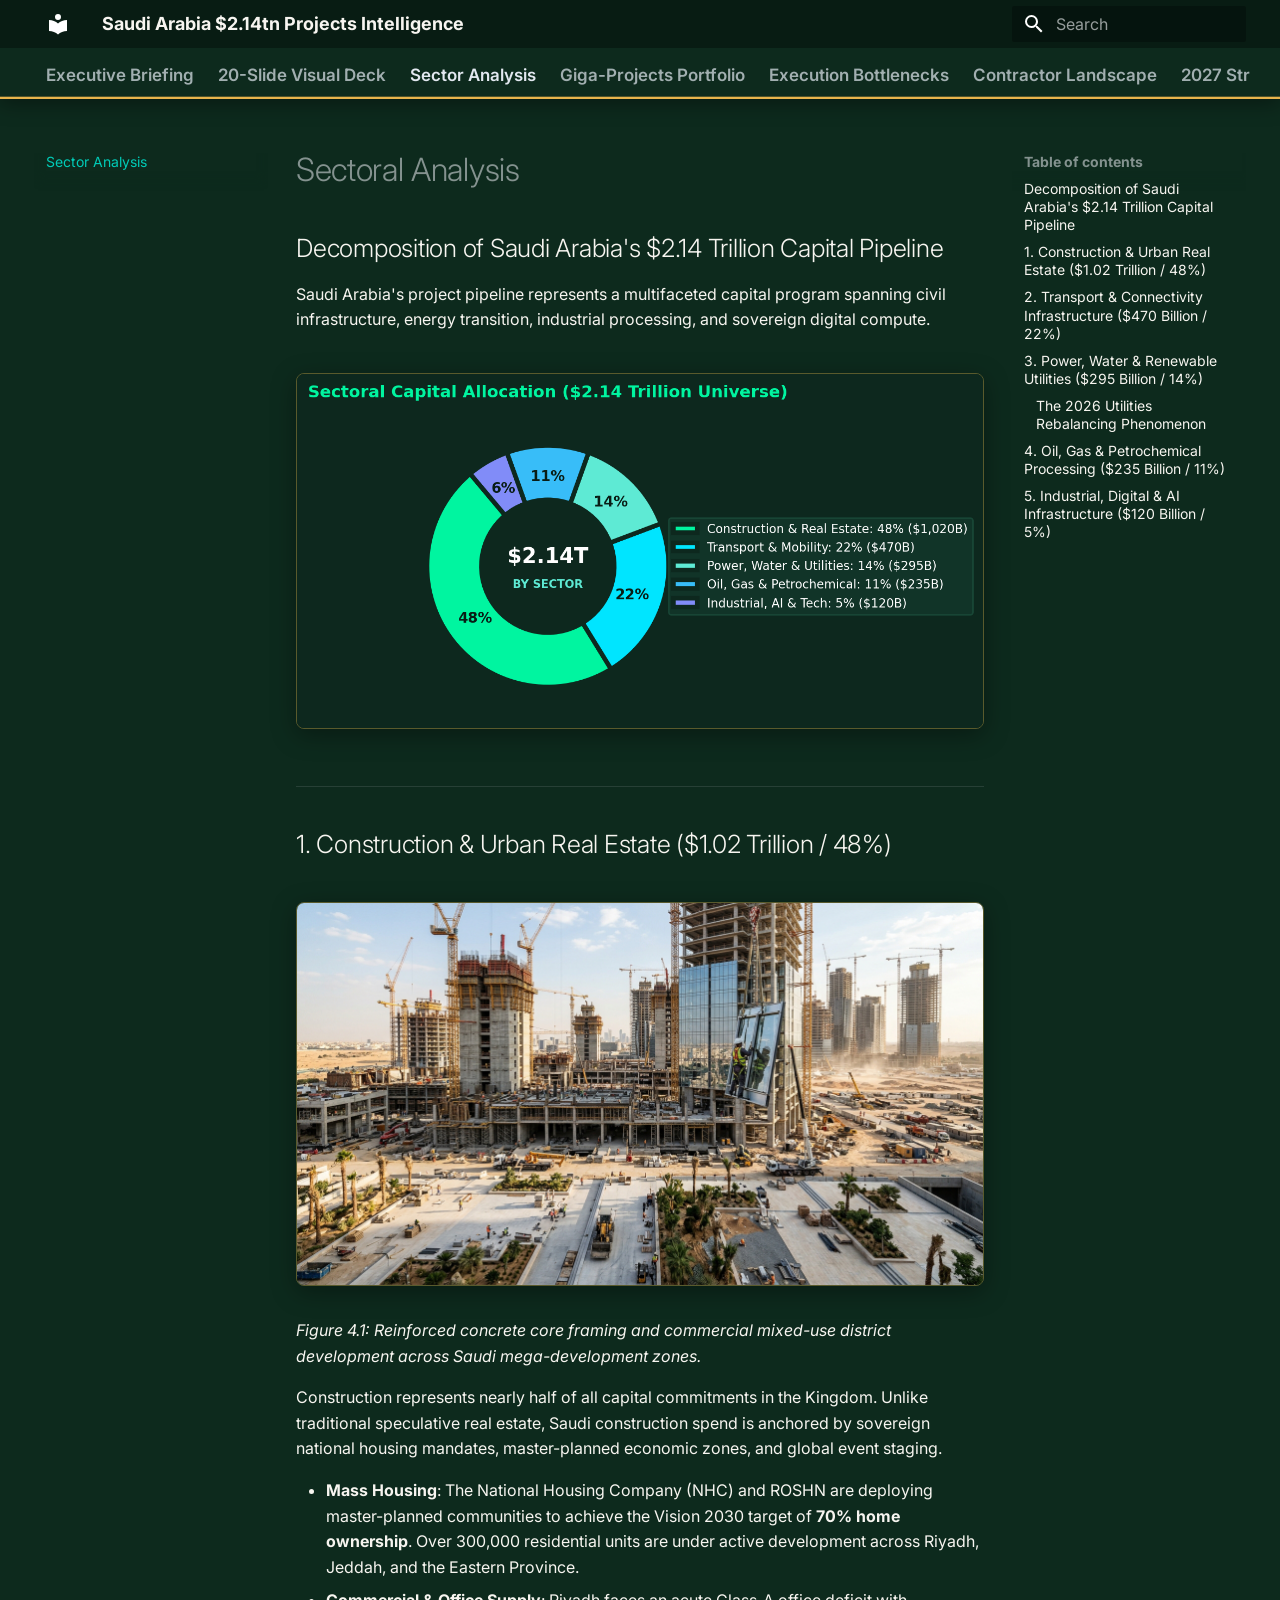
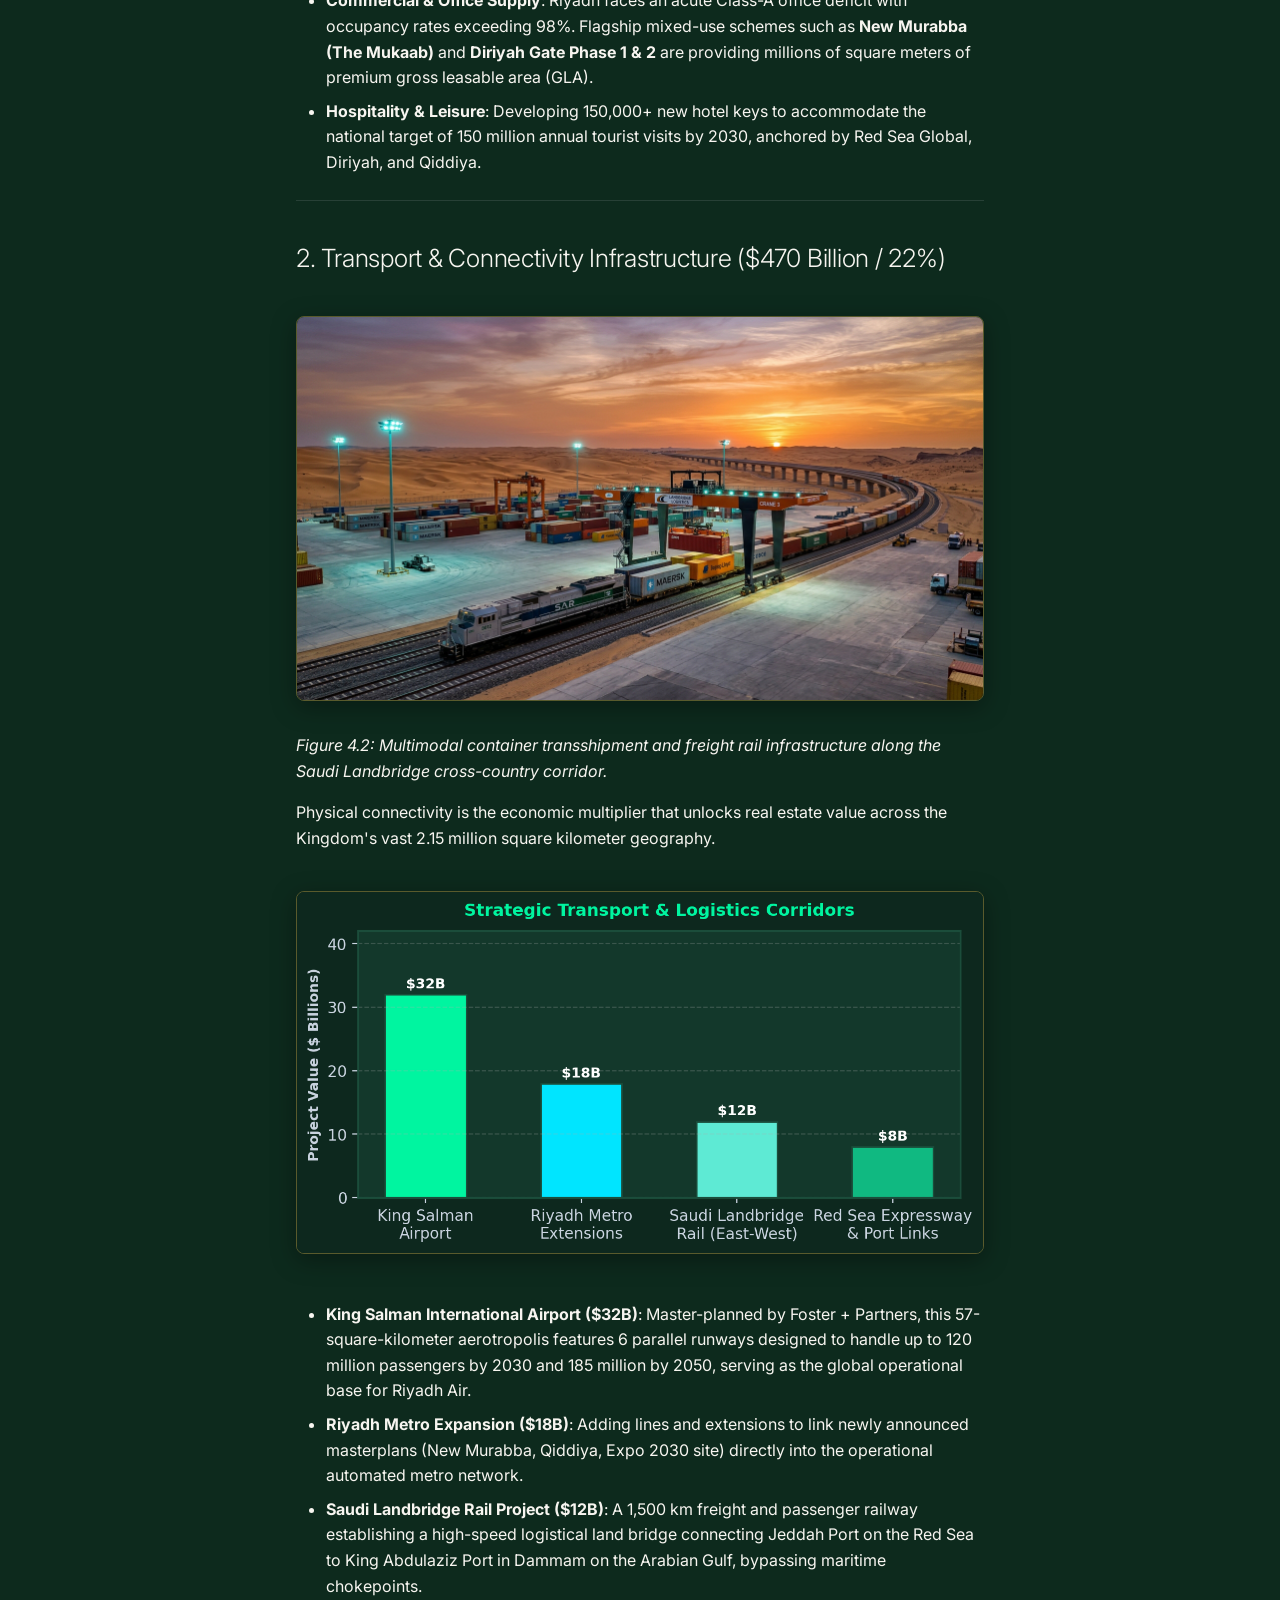
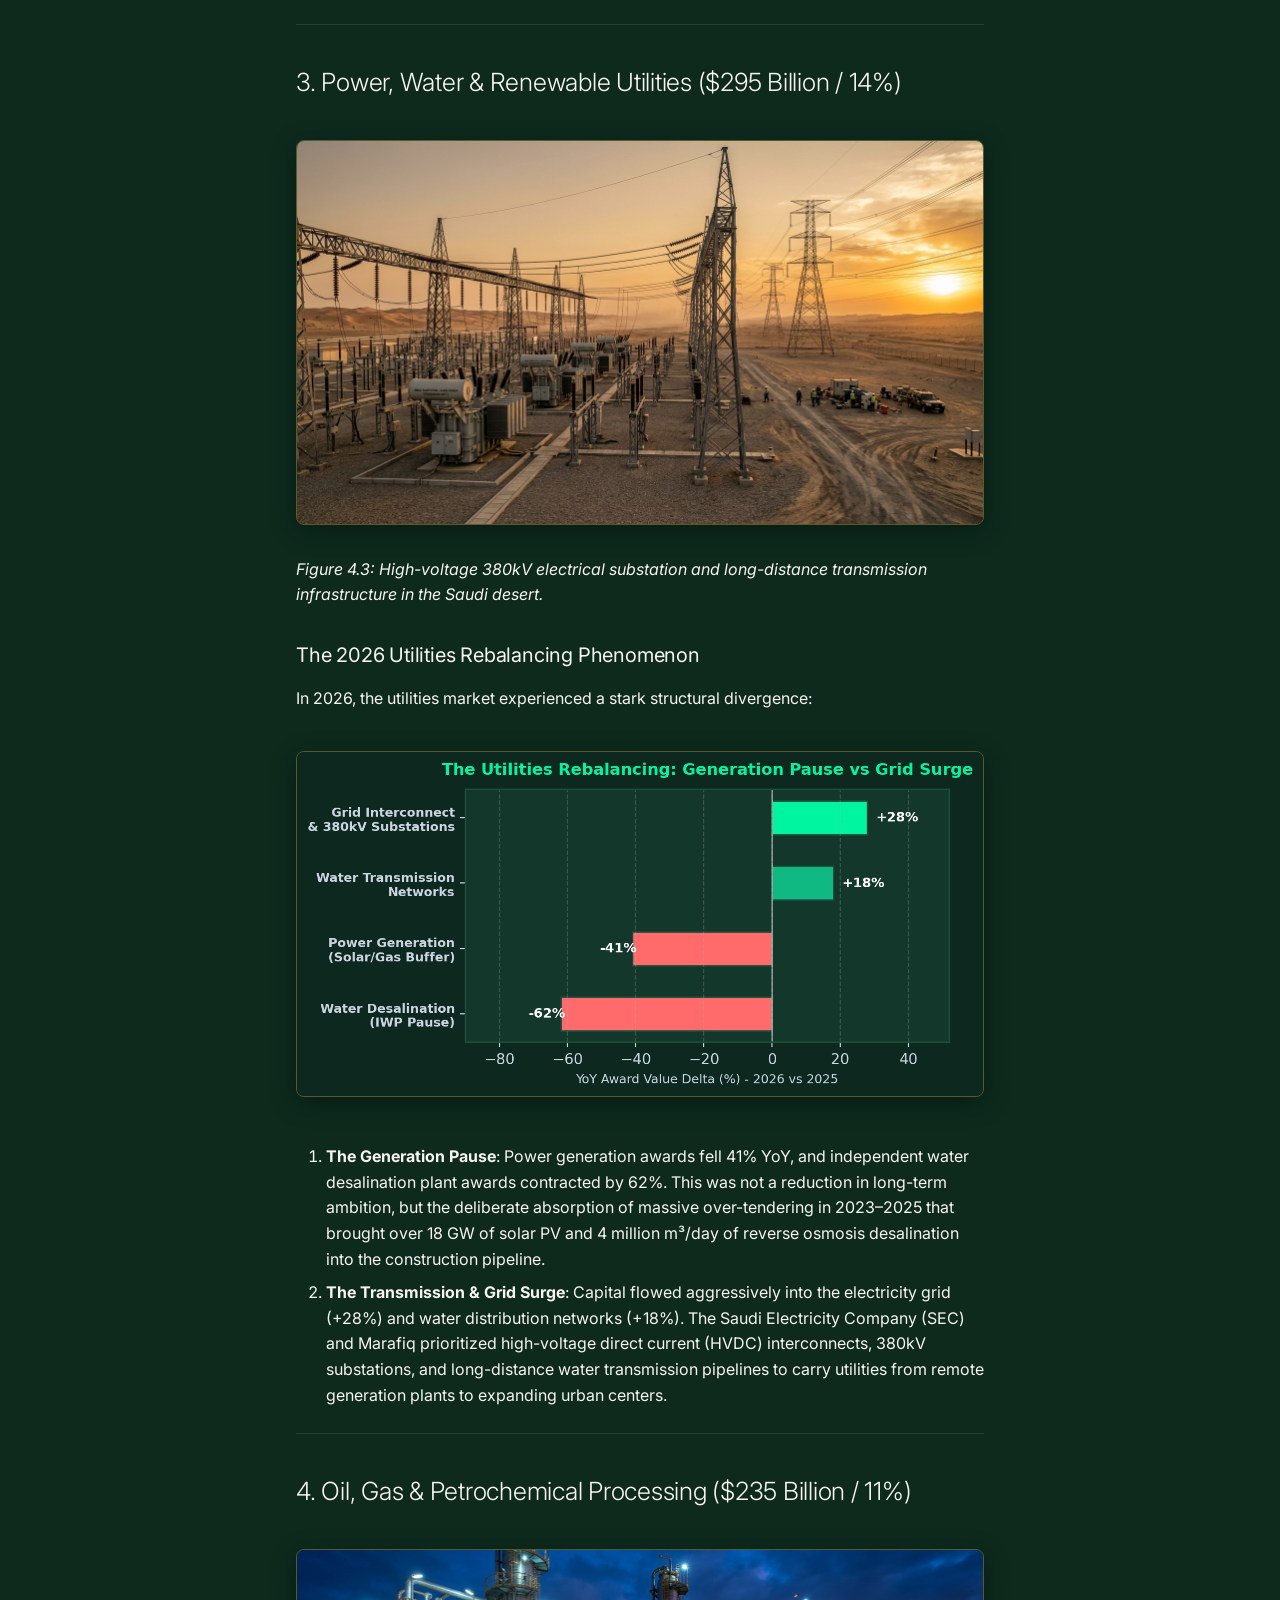
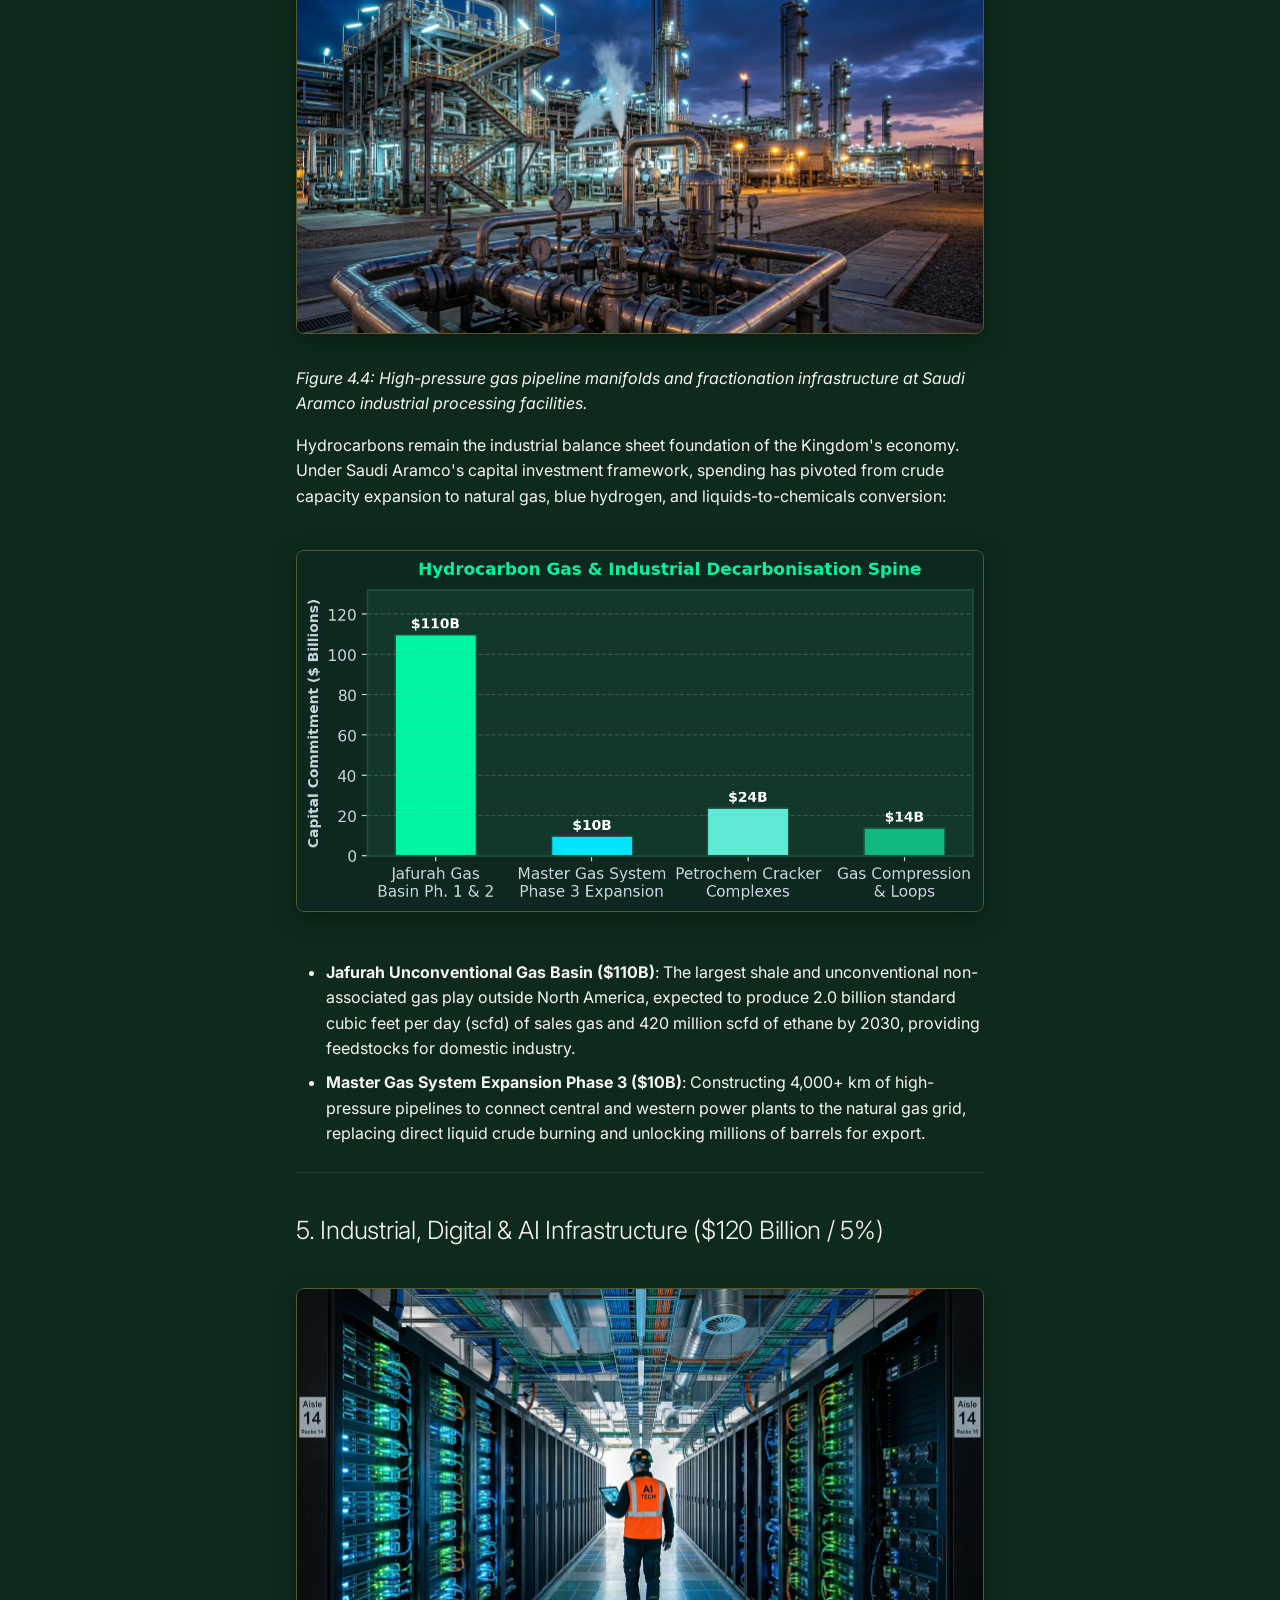
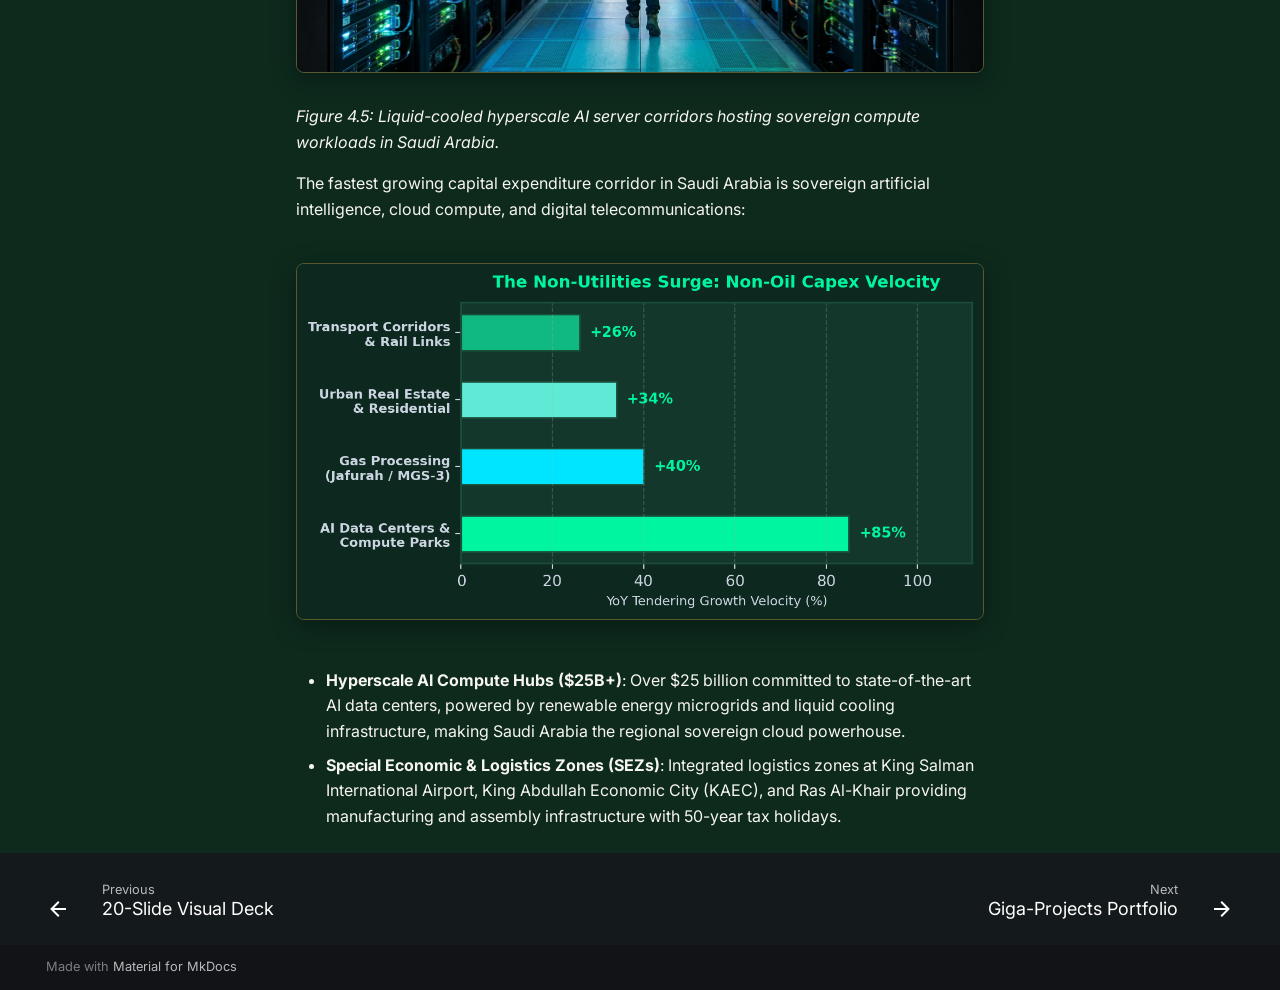
<file: projects-market/sectors/index.html>
<!doctype html>
<html lang="en" class="no-js">
  <head>
    
      <meta charset="utf-8">
      <meta name="viewport" content="width=device-width,initial-scale=1">
      
        <meta name="description" content="Strategic Intelligence, Contract Awards, Sectoral Dynamics & 2027 Strategic Delivery Outlook">
      
      
        <meta name="author" content="AZ Consultants · Senior Forward Deployed Engineering">
      
      
        <link rel="canonical" href="https://amz34.github.io/projects-market/sectors/">
      
      
        <link rel="prev" href="../presentation/">
      
      
        <link rel="next" href="../giga-projects/">
      
      
        
      
      
      <link rel="icon" href="../assets/images/favicon.png">
      <meta name="generator" content="mkdocs-1.6.1, mkdocs-material-9.8.1">
    
    
      
        <title>Sector Analysis - Saudi Arabia $2.14tn Projects Intelligence</title>
      
    
    
      <link rel="stylesheet" href="../assets/stylesheets/main.57a0d79d.min.css">
      
        
        <link rel="stylesheet" href="../assets/stylesheets/palette.fb2fffe2.min.css">
      
      


    
    
      
    
    
      
        
        
        <link rel="preconnect" href="https://fonts.gstatic.com" crossorigin>
        <link rel="stylesheet" href="https://fonts.googleapis.com/css?family=Inter:300,300i,400,400i,700,700i%7CRoboto+Mono:400,400i,700,700i&display=fallback">
        <style>:root{--md-text-font:"Inter";--md-code-font:"Roboto Mono"}</style>
      
    
    
      <link rel="stylesheet" href="../stylesheets/custom.css">
    
    <script>__md_scope=new URL("..",location),__md_hash=e=>[...e].reduce(((e,_)=>(e<<5)-e+_.charCodeAt(0)),0),__md_get=(e,_=localStorage,t=__md_scope)=>JSON.parse(_.getItem(t.pathname+"."+e)),__md_set=(e,_,t=localStorage,a=__md_scope)=>{try{t.setItem(a.pathname+"."+e,JSON.stringify(_))}catch(e){}}</script>
    
      

    
    
  </head>
  
  
    
    
      
    
    
    
    
    <body dir="ltr" data-md-color-scheme="slate" data-md-color-primary="teal" data-md-color-accent="amber">
  
    
    <input class="md-toggle" data-md-toggle="drawer" type="checkbox" id="__drawer" autocomplete="off">
    <input class="md-toggle" data-md-toggle="search" type="checkbox" id="__search" autocomplete="off">
    <label class="md-overlay" for="__drawer"></label>
    <div data-md-component="skip">
      
        
        <a href="#sectoral-analysis" class="md-skip">
          Skip to content
        </a>
      
    </div>
    <div data-md-component="announce">
      
    </div>
    
    
      

  

<header class="md-header md-header--shadow md-header--lifted" data-md-component="header">
  <nav class="md-header__inner md-grid" aria-label="Header">
    <a href=".." title="Saudi Arabia $2.14tn Projects Intelligence" class="md-header__button md-logo" aria-label="Saudi Arabia $2.14tn Projects Intelligence" data-md-component="logo">
      
  
  <svg xmlns="http://www.w3.org/2000/svg" viewBox="0 0 24 24"><path d="M12 8a3 3 0 0 0 3-3 3 3 0 0 0-3-3 3 3 0 0 0-3 3 3 3 0 0 0 3 3m0 3.54C9.64 9.35 6.5 8 3 8v11c3.5 0 6.64 1.35 9 3.54 2.36-2.19 5.5-3.54 9-3.54V8c-3.5 0-6.64 1.35-9 3.54"/></svg>

    </a>
    <label class="md-header__button md-icon" for="__drawer">
      
      <svg xmlns="http://www.w3.org/2000/svg" viewBox="0 0 24 24"><path d="M3 6h18v2H3zm0 5h18v2H3zm0 5h18v2H3z"/></svg>
    </label>
    <div class="md-header__title" data-md-component="header-title">
      <div class="md-header__ellipsis">
        <div class="md-header__topic">
          <span class="md-ellipsis">
            Saudi Arabia $2.14tn Projects Intelligence
          </span>
        </div>
        <div class="md-header__topic" data-md-component="header-topic">
          <span class="md-ellipsis">
            
              Sector Analysis
            
          </span>
        </div>
      </div>
    </div>
    
      
        <form class="md-header__option" data-md-component="palette">
  
    
    
    
    <input class="md-option" data-md-color-media="" data-md-color-scheme="slate" data-md-color-primary="teal" data-md-color-accent="amber"  aria-hidden="true"  type="radio" name="__palette" id="__palette_0">
    
  
</form>
      
    
    
      <script>var palette=__md_get("__palette");if(palette&&palette.color){if("(prefers-color-scheme)"===palette.color.media){var media=matchMedia("(prefers-color-scheme: light)"),input=document.querySelector(media.matches?"[data-md-color-media='(prefers-color-scheme: light)']":"[data-md-color-media='(prefers-color-scheme: dark)']");palette.color.media=input.getAttribute("data-md-color-media"),palette.color.scheme=input.getAttribute("data-md-color-scheme"),palette.color.primary=input.getAttribute("data-md-color-primary"),palette.color.accent=input.getAttribute("data-md-color-accent")}for(var[key,value]of Object.entries(palette.color))document.body.setAttribute("data-md-color-"+key,value)}</script>
    
    
    
      
      
        <label class="md-header__button md-icon" for="__search">
          
          <svg xmlns="http://www.w3.org/2000/svg" viewBox="0 0 24 24"><path d="M9.5 3A6.5 6.5 0 0 1 16 9.5c0 1.61-.59 3.09-1.56 4.23l.27.27h.79l5 5-1.5 1.5-5-5v-.79l-.27-.27A6.52 6.52 0 0 1 9.5 16 6.5 6.5 0 0 1 3 9.5 6.5 6.5 0 0 1 9.5 3m0 2C7 5 5 7 5 9.5S7 14 9.5 14 14 12 14 9.5 12 5 9.5 5"/></svg>
        </label>
        <div class="md-search" data-md-component="search" role="dialog">
  <label class="md-search__overlay" for="__search"></label>
  <div class="md-search__inner" role="search">
    <form class="md-search__form" name="search">
      <input type="text" class="md-search__input" name="query" aria-label="Search" placeholder="Search" autocapitalize="off" autocorrect="off" autocomplete="off" spellcheck="false" data-md-component="search-query" required>
      <label class="md-search__icon md-icon" for="__search">
        
        <svg xmlns="http://www.w3.org/2000/svg" viewBox="0 0 24 24"><path d="M9.5 3A6.5 6.5 0 0 1 16 9.5c0 1.61-.59 3.09-1.56 4.23l.27.27h.79l5 5-1.5 1.5-5-5v-.79l-.27-.27A6.52 6.52 0 0 1 9.5 16 6.5 6.5 0 0 1 3 9.5 6.5 6.5 0 0 1 9.5 3m0 2C7 5 5 7 5 9.5S7 14 9.5 14 14 12 14 9.5 12 5 9.5 5"/></svg>
        
        <svg xmlns="http://www.w3.org/2000/svg" viewBox="0 0 24 24"><path d="M20 11v2H8l5.5 5.5-1.42 1.42L4.16 12l7.92-7.92L13.5 5.5 8 11z"/></svg>
      </label>
      <nav class="md-search__options" aria-label="Search">
        
        <button type="reset" class="md-search__icon md-icon" title="Clear" aria-label="Clear" tabindex="-1">
          
          <svg xmlns="http://www.w3.org/2000/svg" viewBox="0 0 24 24"><path d="M19 6.41 17.59 5 12 10.59 6.41 5 5 6.41 10.59 12 5 17.59 6.41 19 12 13.41 17.59 19 19 17.59 13.41 12z"/></svg>
        </button>
      </nav>
      
        <div class="md-search__suggest" data-md-component="search-suggest"></div>
      
    </form>
    <div class="md-search__output">
      <div class="md-search__scrollwrap" tabindex="0" data-md-scrollfix>
        <div class="md-search-result" data-md-component="search-result">
          <div class="md-search-result__meta">
            Initializing search
          </div>
          <ol class="md-search-result__list" role="presentation"></ol>
        </div>
      </div>
    </div>
  </div>
</div>
      
    
    
  </nav>
  
    
      
<nav class="md-tabs" aria-label="Tabs" data-md-component="tabs">
  <div class="md-grid">
    <ul class="md-tabs__list">
      
        
  
  
  
  
    <li class="md-tabs__item">
      <a href=".." class="md-tabs__link">
        
  
  
    
  
  Executive Briefing

      </a>
    </li>
  

      
        
  
  
  
  
    <li class="md-tabs__item">
      <a href="../presentation/" class="md-tabs__link">
        
  
  
    
  
  20-Slide Visual Deck

      </a>
    </li>
  

      
        
  
  
  
    
  
  
    <li class="md-tabs__item md-tabs__item--active">
      <a href="./" class="md-tabs__link">
        
  
  
    
  
  Sector Analysis

      </a>
    </li>
  

      
        
  
  
  
  
    <li class="md-tabs__item">
      <a href="../giga-projects/" class="md-tabs__link">
        
  
  
    
  
  Giga-Projects Portfolio

      </a>
    </li>
  

      
        
  
  
  
  
    <li class="md-tabs__item">
      <a href="../delivery-risks/" class="md-tabs__link">
        
  
  
    
  
  Execution Bottlenecks

      </a>
    </li>
  

      
        
  
  
  
  
    <li class="md-tabs__item">
      <a href="../contractor-landscape/" class="md-tabs__link">
        
  
  
    
  
  Contractor Landscape

      </a>
    </li>
  

      
        
  
  
  
  
    <li class="md-tabs__item">
      <a href="../outlook-2027/" class="md-tabs__link">
        
  
  
    
  
  2027 Strategic Outlook

      </a>
    </li>
  

      
        
  
  
  
  
    <li class="md-tabs__item">
      <a href="../playbook/" class="md-tabs__link">
        
  
  
    
  
  FDE Capital Playbook

      </a>
    </li>
  

      
    </ul>
  </div>
</nav>
    
  
</header>
    
    <div class="md-container" data-md-component="container">
      
      
        
      
      <main class="md-main" data-md-component="main">
        <div class="md-main__inner md-grid">
          
            
              
              <div class="md-sidebar md-sidebar--primary" data-md-component="sidebar" data-md-type="navigation" >
                <div class="md-sidebar__scrollwrap">
                  <div class="md-sidebar__inner">
                    


  


<nav class="md-nav md-nav--primary md-nav--lifted" aria-label="Navigation" data-md-level="0">
  <label class="md-nav__title" for="__drawer">
    <a href=".." title="Saudi Arabia $2.14tn Projects Intelligence" class="md-nav__button md-logo" aria-label="Saudi Arabia $2.14tn Projects Intelligence" data-md-component="logo">
      
  
  <svg xmlns="http://www.w3.org/2000/svg" viewBox="0 0 24 24"><path d="M12 8a3 3 0 0 0 3-3 3 3 0 0 0-3-3 3 3 0 0 0-3 3 3 3 0 0 0 3 3m0 3.54C9.64 9.35 6.5 8 3 8v11c3.5 0 6.64 1.35 9 3.54 2.36-2.19 5.5-3.54 9-3.54V8c-3.5 0-6.64 1.35-9 3.54"/></svg>

    </a>
    Saudi Arabia $2.14tn Projects Intelligence
  </label>
  
  <ul class="md-nav__list" data-md-scrollfix>
    
      
      
  
  
  
  
    <li class="md-nav__item">
      <a href=".." class="md-nav__link">
        
  
  
  <span class="md-ellipsis">
    
  
    Executive Briefing
  

    
  </span>
  
  

      </a>
    </li>
  

    
      
      
  
  
  
  
    <li class="md-nav__item">
      <a href="../presentation/" class="md-nav__link">
        
  
  
  <span class="md-ellipsis">
    
  
    20-Slide Visual Deck
  

    
  </span>
  
  

      </a>
    </li>
  

    
      
      
  
  
    
  
  
  
    <li class="md-nav__item md-nav__item--active">
      
      <input class="md-nav__toggle md-toggle" type="checkbox" id="__toc">
      
      
        
      
      
        <label class="md-nav__link md-nav__link--active" for="__toc">
          
  
  
  <span class="md-ellipsis">
    
  
    Sector Analysis
  

    
  </span>
  
  

          <span class="md-nav__icon md-icon"></span>
        </label>
      
      <a href="./" class="md-nav__link md-nav__link--active">
        
  
  
  <span class="md-ellipsis">
    
  
    Sector Analysis
  

    
  </span>
  
  

      </a>
      
        

<nav class="md-nav md-nav--secondary" aria-label="Table of contents">
  
  
  
    
  
  
    <label class="md-nav__title" for="__toc">
      <span class="md-nav__icon md-icon"></span>
      Table of contents
    </label>
    <ul class="md-nav__list" data-md-component="toc" data-md-scrollfix>
      
        <li class="md-nav__item">
  <a href="#decomposition-of-saudi-arabias-214-trillion-capital-pipeline" class="md-nav__link">
    <span class="md-ellipsis">
      
        Decomposition of Saudi Arabia's $2.14 Trillion Capital Pipeline
      
    </span>
  </a>
  
</li>
      
        <li class="md-nav__item">
  <a href="#1-construction-urban-real-estate-102-trillion-48" class="md-nav__link">
    <span class="md-ellipsis">
      
        1. Construction &amp; Urban Real Estate ($1.02 Trillion / 48%)
      
    </span>
  </a>
  
</li>
      
        <li class="md-nav__item">
  <a href="#2-transport-connectivity-infrastructure-470-billion-22" class="md-nav__link">
    <span class="md-ellipsis">
      
        2. Transport &amp; Connectivity Infrastructure ($470 Billion / 22%)
      
    </span>
  </a>
  
</li>
      
        <li class="md-nav__item">
  <a href="#3-power-water-renewable-utilities-295-billion-14" class="md-nav__link">
    <span class="md-ellipsis">
      
        3. Power, Water &amp; Renewable Utilities ($295 Billion / 14%)
      
    </span>
  </a>
  
    <nav class="md-nav" aria-label="3. Power, Water &amp; Renewable Utilities ($295 Billion / 14%)">
      <ul class="md-nav__list">
        
          <li class="md-nav__item">
  <a href="#the-2026-utilities-rebalancing-phenomenon" class="md-nav__link">
    <span class="md-ellipsis">
      
        The 2026 Utilities Rebalancing Phenomenon
      
    </span>
  </a>
  
</li>
        
      </ul>
    </nav>
  
</li>
      
        <li class="md-nav__item">
  <a href="#4-oil-gas-petrochemical-processing-235-billion-11" class="md-nav__link">
    <span class="md-ellipsis">
      
        4. Oil, Gas &amp; Petrochemical Processing ($235 Billion / 11%)
      
    </span>
  </a>
  
</li>
      
        <li class="md-nav__item">
  <a href="#5-industrial-digital-ai-infrastructure-120-billion-5" class="md-nav__link">
    <span class="md-ellipsis">
      
        5. Industrial, Digital &amp; AI Infrastructure ($120 Billion / 5%)
      
    </span>
  </a>
  
</li>
      
    </ul>
  
</nav>
      
    </li>
  

    
      
      
  
  
  
  
    <li class="md-nav__item">
      <a href="../giga-projects/" class="md-nav__link">
        
  
  
  <span class="md-ellipsis">
    
  
    Giga-Projects Portfolio
  

    
  </span>
  
  

      </a>
    </li>
  

    
      
      
  
  
  
  
    <li class="md-nav__item">
      <a href="../delivery-risks/" class="md-nav__link">
        
  
  
  <span class="md-ellipsis">
    
  
    Execution Bottlenecks
  

    
  </span>
  
  

      </a>
    </li>
  

    
      
      
  
  
  
  
    <li class="md-nav__item">
      <a href="../contractor-landscape/" class="md-nav__link">
        
  
  
  <span class="md-ellipsis">
    
  
    Contractor Landscape
  

    
  </span>
  
  

      </a>
    </li>
  

    
      
      
  
  
  
  
    <li class="md-nav__item">
      <a href="../outlook-2027/" class="md-nav__link">
        
  
  
  <span class="md-ellipsis">
    
  
    2027 Strategic Outlook
  

    
  </span>
  
  

      </a>
    </li>
  

    
      
      
  
  
  
  
    <li class="md-nav__item">
      <a href="../playbook/" class="md-nav__link">
        
  
  
  <span class="md-ellipsis">
    
  
    FDE Capital Playbook
  

    
  </span>
  
  

      </a>
    </li>
  

    
  </ul>
</nav>
                  </div>
                </div>
              </div>
            
            
              
              <div class="md-sidebar md-sidebar--secondary" data-md-component="sidebar" data-md-type="toc" >
                <div class="md-sidebar__scrollwrap">
                  <div class="md-sidebar__inner">
                    

<nav class="md-nav md-nav--secondary" aria-label="Table of contents">
  
  
  
    
  
  
    <label class="md-nav__title" for="__toc">
      <span class="md-nav__icon md-icon"></span>
      Table of contents
    </label>
    <ul class="md-nav__list" data-md-component="toc" data-md-scrollfix>
      
        <li class="md-nav__item">
  <a href="#decomposition-of-saudi-arabias-214-trillion-capital-pipeline" class="md-nav__link">
    <span class="md-ellipsis">
      
        Decomposition of Saudi Arabia's $2.14 Trillion Capital Pipeline
      
    </span>
  </a>
  
</li>
      
        <li class="md-nav__item">
  <a href="#1-construction-urban-real-estate-102-trillion-48" class="md-nav__link">
    <span class="md-ellipsis">
      
        1. Construction &amp; Urban Real Estate ($1.02 Trillion / 48%)
      
    </span>
  </a>
  
</li>
      
        <li class="md-nav__item">
  <a href="#2-transport-connectivity-infrastructure-470-billion-22" class="md-nav__link">
    <span class="md-ellipsis">
      
        2. Transport &amp; Connectivity Infrastructure ($470 Billion / 22%)
      
    </span>
  </a>
  
</li>
      
        <li class="md-nav__item">
  <a href="#3-power-water-renewable-utilities-295-billion-14" class="md-nav__link">
    <span class="md-ellipsis">
      
        3. Power, Water &amp; Renewable Utilities ($295 Billion / 14%)
      
    </span>
  </a>
  
    <nav class="md-nav" aria-label="3. Power, Water &amp; Renewable Utilities ($295 Billion / 14%)">
      <ul class="md-nav__list">
        
          <li class="md-nav__item">
  <a href="#the-2026-utilities-rebalancing-phenomenon" class="md-nav__link">
    <span class="md-ellipsis">
      
        The 2026 Utilities Rebalancing Phenomenon
      
    </span>
  </a>
  
</li>
        
      </ul>
    </nav>
  
</li>
      
        <li class="md-nav__item">
  <a href="#4-oil-gas-petrochemical-processing-235-billion-11" class="md-nav__link">
    <span class="md-ellipsis">
      
        4. Oil, Gas &amp; Petrochemical Processing ($235 Billion / 11%)
      
    </span>
  </a>
  
</li>
      
        <li class="md-nav__item">
  <a href="#5-industrial-digital-ai-infrastructure-120-billion-5" class="md-nav__link">
    <span class="md-ellipsis">
      
        5. Industrial, Digital &amp; AI Infrastructure ($120 Billion / 5%)
      
    </span>
  </a>
  
</li>
      
    </ul>
  
</nav>
                  </div>
                </div>
              </div>
            
          
          
            <div class="md-content" data-md-component="content">
              
              <article class="md-content__inner md-typeset">
                
                  



<h1 id="sectoral-analysis">Sectoral Analysis</h1>
<h2 id="decomposition-of-saudi-arabias-214-trillion-capital-pipeline">Decomposition of Saudi Arabia's $2.14 Trillion Capital Pipeline</h2>
<p>Saudi Arabia's project pipeline represents a multifaceted capital program spanning civil infrastructure, energy transition, industrial processing, and sovereign digital compute.</p>
<p><img alt="Sector Donut" src="../assets/charts/c04_sector_donut.png" /></p>
<hr />
<h2 id="1-construction-urban-real-estate-102-trillion-48">1. Construction &amp; Urban Real Estate ($1.02 Trillion / 48%)</h2>
<p><img alt="Saudi Mixed-Use Megaproject Construction" src="../assets/photos/saudi_mixeduse_construction.jpg" />
<em>Figure 4.1: Reinforced concrete core framing and commercial mixed-use district development across Saudi mega-development zones.</em></p>
<p>Construction represents nearly half of all capital commitments in the Kingdom. Unlike traditional speculative real estate, Saudi construction spend is anchored by sovereign national housing mandates, master-planned economic zones, and global event staging.</p>
<ul>
<li><strong>Mass Housing</strong>: The National Housing Company (NHC) and ROSHN are deploying master-planned communities to achieve the Vision 2030 target of <strong>70% home ownership</strong>. Over 300,000 residential units are under active development across Riyadh, Jeddah, and the Eastern Province.</li>
<li><strong>Commercial &amp; Office Supply</strong>: Riyadh faces an acute Class-A office deficit with occupancy rates exceeding 98%. Flagship mixed-use schemes such as <strong>New Murabba (The Mukaab)</strong> and <strong>Diriyah Gate Phase 1 &amp; 2</strong> are providing millions of square meters of premium gross leasable area (GLA).</li>
<li><strong>Hospitality &amp; Leisure</strong>: Developing 150,000+ new hotel keys to accommodate the national target of 150 million annual tourist visits by 2030, anchored by Red Sea Global, Diriyah, and Qiddiya.</li>
</ul>
<hr />
<h2 id="2-transport-connectivity-infrastructure-470-billion-22">2. Transport &amp; Connectivity Infrastructure ($470 Billion / 22%)</h2>
<p><img alt="Saudi Landbridge Freight Rail &amp; Multimodal Logistics" src="../assets/photos/rail_logistics.jpg" />
<em>Figure 4.2: Multimodal container transshipment and freight rail infrastructure along the Saudi Landbridge cross-country corridor.</em></p>
<p>Physical connectivity is the economic multiplier that unlocks real estate value across the Kingdom's vast 2.15 million square kilometer geography.</p>
<p><img alt="Transport Megaprojects" src="../assets/charts/c14_transport_megaprojects.png" /></p>
<ul>
<li><strong>King Salman International Airport ($32B)</strong>: Master-planned by Foster + Partners, this 57-square-kilometer aerotropolis features 6 parallel runways designed to handle up to 120 million passengers by 2030 and 185 million by 2050, serving as the global operational base for Riyadh Air.</li>
<li><strong>Riyadh Metro Expansion ($18B)</strong>: Adding lines and extensions to link newly announced masterplans (New Murabba, Qiddiya, Expo 2030 site) directly into the operational automated metro network.</li>
<li><strong>Saudi Landbridge Rail Project ($12B)</strong>: A 1,500 km freight and passenger railway establishing a high-speed logistical land bridge connecting Jeddah Port on the Red Sea to King Abdulaziz Port in Dammam on the Arabian Gulf, bypassing maritime chokepoints.</li>
</ul>
<hr />
<h2 id="3-power-water-renewable-utilities-295-billion-14">3. Power, Water &amp; Renewable Utilities ($295 Billion / 14%)</h2>
<p><img alt="380kV Substation &amp; Grid Transmission Corridors" src="../assets/photos/high_voltage_grid.jpg" />
<em>Figure 4.3: High-voltage 380kV electrical substation and long-distance transmission infrastructure in the Saudi desert.</em></p>
<h3 id="the-2026-utilities-rebalancing-phenomenon">The 2026 Utilities Rebalancing Phenomenon</h3>
<p>In 2026, the utilities market experienced a stark structural divergence:</p>
<p><img alt="Utilities Rebalancing" src="../assets/charts/c05_utilities_drop.png" /></p>
<ol>
<li><strong>The Generation Pause</strong>: Power generation awards fell 41% YoY, and independent water desalination plant awards contracted by 62%. This was not a reduction in long-term ambition, but the deliberate absorption of massive over-tendering in 2023–2025 that brought over 18 GW of solar PV and 4 million m³/day of reverse osmosis desalination into the construction pipeline.</li>
<li><strong>The Transmission &amp; Grid Surge</strong>: Capital flowed aggressively into the electricity grid (+28%) and water distribution networks (+18%). The Saudi Electricity Company (SEC) and Marafiq prioritized high-voltage direct current (HVDC) interconnects, 380kV substations, and long-distance water transmission pipelines to carry utilities from remote generation plants to expanding urban centers.</li>
</ol>
<hr />
<h2 id="4-oil-gas-petrochemical-processing-235-billion-11">4. Oil, Gas &amp; Petrochemical Processing ($235 Billion / 11%)</h2>
<p><img alt="Aramco Jafurah Gas Processing &amp; Fractionation Complex" src="../assets/photos/gas_plant.jpg" />
<em>Figure 4.4: High-pressure gas pipeline manifolds and fractionation infrastructure at Saudi Aramco industrial processing facilities.</em></p>
<p>Hydrocarbons remain the industrial balance sheet foundation of the Kingdom's economy. Under Saudi Aramco's capital investment framework, spending has pivoted from crude capacity expansion to natural gas, blue hydrogen, and liquids-to-chemicals conversion:</p>
<p><img alt="Gas Infrastructure" src="../assets/charts/c16_gas_infrastructure.png" /></p>
<ul>
<li><strong>Jafurah Unconventional Gas Basin ($110B)</strong>: The largest shale and unconventional non-associated gas play outside North America, expected to produce 2.0 billion standard cubic feet per day (scfd) of sales gas and 420 million scfd of ethane by 2030, providing feedstocks for domestic industry.</li>
<li><strong>Master Gas System Expansion Phase 3 ($10B)</strong>: Constructing 4,000+ km of high-pressure pipelines to connect central and western power plants to the natural gas grid, replacing direct liquid crude burning and unlocking millions of barrels for export.</li>
</ul>
<hr />
<h2 id="5-industrial-digital-ai-infrastructure-120-billion-5">5. Industrial, Digital &amp; AI Infrastructure ($120 Billion / 5%)</h2>
<p><img alt="Saudi Hyperscale AI Data Center Facility" src="../assets/photos/ai_datacenter.jpg" />
<em>Figure 4.5: Liquid-cooled hyperscale AI server corridors hosting sovereign compute workloads in Saudi Arabia.</em></p>
<p>The fastest growing capital expenditure corridor in Saudi Arabia is sovereign artificial intelligence, cloud compute, and digital telecommunications:</p>
<p><img alt="Non-Utilities Surge" src="../assets/charts/c06_non_utilities_surge.png" /></p>
<ul>
<li><strong>Hyperscale AI Compute Hubs ($25B+)</strong>: Over $25 billion committed to state-of-the-art AI data centers, powered by renewable energy microgrids and liquid cooling infrastructure, making Saudi Arabia the regional sovereign cloud powerhouse.</li>
<li><strong>Special Economic &amp; Logistics Zones (SEZs)</strong>: Integrated logistics zones at King Salman International Airport, King Abdullah Economic City (KAEC), and Ras Al-Khair providing manufacturing and assembly infrastructure with 50-year tax holidays.</li>
</ul>












                
              </article>
            </div>
          
          
<script>var target=document.getElementById(location.hash.slice(1));target&&target.name&&(target.checked=target.name.startsWith("__tabbed_"))</script>
        </div>
        
          <button type="button" class="md-top md-icon" data-md-component="top" hidden>
  
  <svg xmlns="http://www.w3.org/2000/svg" viewBox="0 0 24 24"><path d="M13 20h-2V8l-5.5 5.5-1.42-1.42L12 4.16l7.92 7.92-1.42 1.42L13 8z"/></svg>
  Back to top
</button>
        
      </main>
      
        <footer class="md-footer">
  
    
      
      <nav class="md-footer__inner md-grid" aria-label="Footer" >
        
          
          <a href="../presentation/" class="md-footer__link md-footer__link--prev" aria-label="Previous: 20-Slide Visual Deck">
            <div class="md-footer__button md-icon">
              
              <svg xmlns="http://www.w3.org/2000/svg" viewBox="0 0 24 24"><path d="M20 11v2H8l5.5 5.5-1.42 1.42L4.16 12l7.92-7.92L13.5 5.5 8 11z"/></svg>
            </div>
            <div class="md-footer__title">
              <span class="md-footer__direction">
                Previous
              </span>
              <div class="md-ellipsis">
                20-Slide Visual Deck
              </div>
            </div>
          </a>
        
        
          
          <a href="../giga-projects/" class="md-footer__link md-footer__link--next" aria-label="Next: Giga-Projects Portfolio">
            <div class="md-footer__title">
              <span class="md-footer__direction">
                Next
              </span>
              <div class="md-ellipsis">
                Giga-Projects Portfolio
              </div>
            </div>
            <div class="md-footer__button md-icon">
              
              <svg xmlns="http://www.w3.org/2000/svg" viewBox="0 0 24 24"><path d="M4 11v2h12l-5.5 5.5 1.42 1.42L19.84 12l-7.92-7.92L10.5 5.5 16 11z"/></svg>
            </div>
          </a>
        
      </nav>
    
  
  <div class="md-footer-meta md-typeset">
    <div class="md-footer-meta__inner md-grid">
      <div class="md-copyright">
  
  
    Made with
    <a href="https://squidfunk.github.io/mkdocs-material/" target="_blank" rel="noopener">
      Material for MkDocs
    </a>
  
</div>
      
    </div>
  </div>
</footer>
      
    </div>
    <div class="md-dialog" data-md-component="dialog">
      <div class="md-dialog__inner md-typeset"></div>
    </div>
    
    
    
      
      
      <script id="__config" type="application/json">{"annotate": null, "base": "..", "features": ["navigation.tabs", "navigation.tabs.sticky", "navigation.sections", "navigation.expand", "navigation.top", "navigation.footer", "search.suggest", "search.highlight", "content.code.copy"], "search": "../assets/javascripts/workers/search.a7633da7.min.js", "tags": null, "translations": {"clipboard.copied": "Copied to clipboard", "clipboard.copy": "Copy to clipboard", "search.result.more.one": "1 more on this page", "search.result.more.other": "# more on this page", "search.result.none": "No matching documents", "search.result.one": "1 matching document", "search.result.other": "# matching documents", "search.result.placeholder": "Type to start searching", "search.result.term.missing": "Missing", "select.version": "Select version"}, "version": null}</script>
    
    
      <script src="../assets/javascripts/bundle.a5f9d56c.min.js"></script>
      
    
  </body>
</html>
</file>
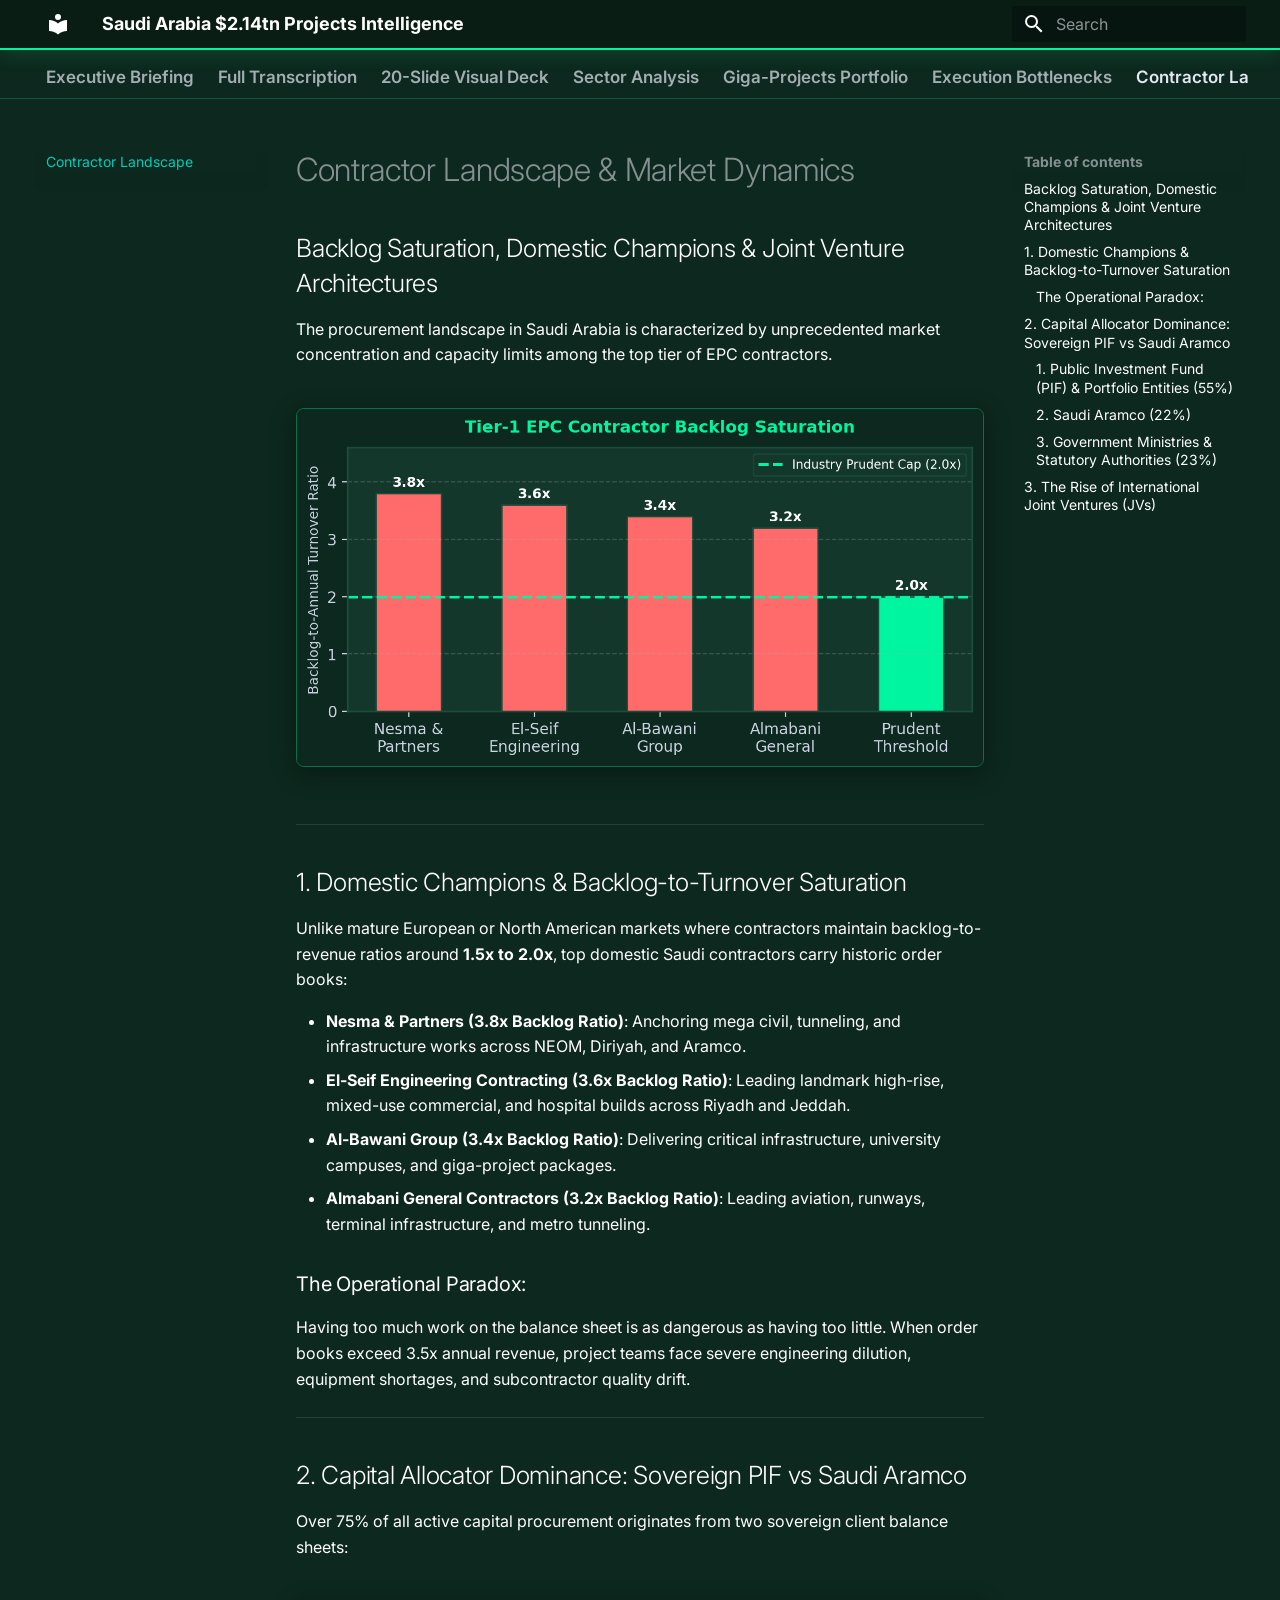
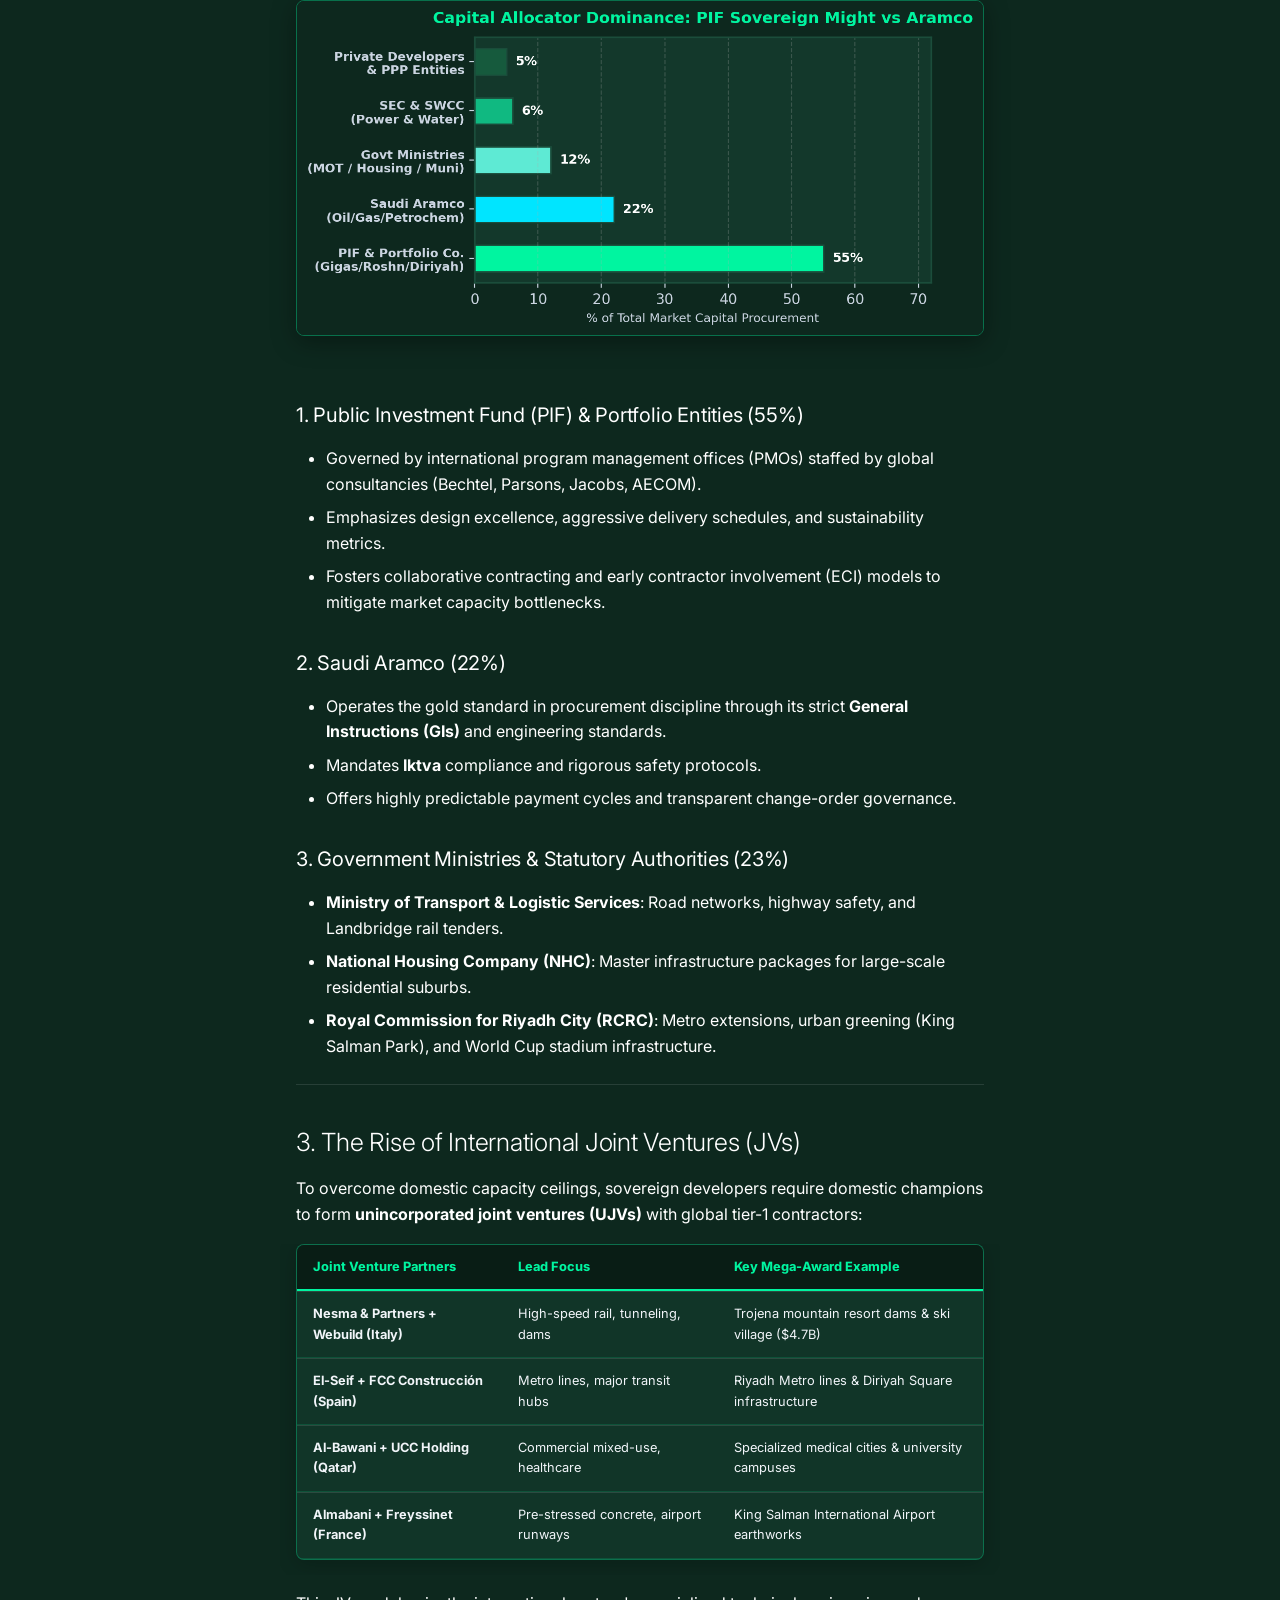
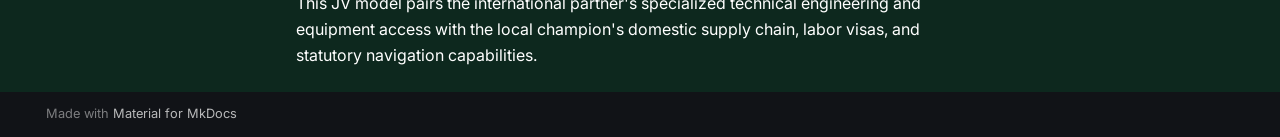
<file: public/projects-market/contractor-landscape/index.html>
<!doctype html>
<html lang="en" class="no-js">
  <head>
    
      <meta charset="utf-8">
      <meta name="viewport" content="width=device-width,initial-scale=1">
      
        <meta name="description" content="Strategic Intelligence, Contract Awards, Sectoral Dynamics & 2027 Strategic Delivery Outlook">
      
      
        <meta name="author" content="AZ Consultants · Senior Forward Deployed Engineering">
      
      
        <link rel="canonical" href="https://azconsultants-ksa.pages.dev/projects-market/contractor-landscape/">
      
      
        <link rel="prev" href="../delivery-risks/">
      
      
        <link rel="next" href="../outlook-2027/">
      
      
        
      
      
      <link rel="icon" href="../assets/images/favicon.png">
      <meta name="generator" content="mkdocs-1.6.1, mkdocs-material-9.8.1">
    
    
      
        <title>Contractor Landscape - Saudi Arabia $2.14tn Projects Intelligence</title>
      
    
    
      <link rel="stylesheet" href="../assets/stylesheets/main.57a0d79d.min.css">
      
        
        <link rel="stylesheet" href="../assets/stylesheets/palette.fb2fffe2.min.css">
      
      


    
    
      
    
    
      
        
        
        <link rel="preconnect" href="https://fonts.gstatic.com" crossorigin>
        <link rel="stylesheet" href="https://fonts.googleapis.com/css?family=Inter:300,300i,400,400i,700,700i%7CRoboto+Mono:400,400i,700,700i&display=fallback">
        <style>:root{--md-text-font:"Inter";--md-code-font:"Roboto Mono"}</style>
      
    
    
      <link rel="stylesheet" href="../stylesheets/custom.css">
    
    <script>__md_scope=new URL("..",location),__md_hash=e=>[...e].reduce(((e,_)=>(e<<5)-e+_.charCodeAt(0)),0),__md_get=(e,_=localStorage,t=__md_scope)=>JSON.parse(_.getItem(t.pathname+"."+e)),__md_set=(e,_,t=localStorage,a=__md_scope)=>{try{t.setItem(a.pathname+"."+e,JSON.stringify(_))}catch(e){}}</script>
    
      

    
    
  </head>
  
  
    
    
      
    
    
    
    
    <body dir="ltr" data-md-color-scheme="slate" data-md-color-primary="teal" data-md-color-accent="amber">
  
    
    <input class="md-toggle" data-md-toggle="drawer" type="checkbox" id="__drawer" autocomplete="off">
    <input class="md-toggle" data-md-toggle="search" type="checkbox" id="__search" autocomplete="off">
    <label class="md-overlay" for="__drawer"></label>
    <div data-md-component="skip">
      
        
        <a href="#contractor-landscape-market-dynamics" class="md-skip">
          Skip to content
        </a>
      
    </div>
    <div data-md-component="announce">
      
    </div>
    
    
      

<header class="md-header" data-md-component="header">
  <nav class="md-header__inner md-grid" aria-label="Header">
    <a href=".." title="Saudi Arabia $2.14tn Projects Intelligence" class="md-header__button md-logo" aria-label="Saudi Arabia $2.14tn Projects Intelligence" data-md-component="logo">
      
  
  <svg xmlns="http://www.w3.org/2000/svg" viewBox="0 0 24 24"><path d="M12 8a3 3 0 0 0 3-3 3 3 0 0 0-3-3 3 3 0 0 0-3 3 3 3 0 0 0 3 3m0 3.54C9.64 9.35 6.5 8 3 8v11c3.5 0 6.64 1.35 9 3.54 2.36-2.19 5.5-3.54 9-3.54V8c-3.5 0-6.64 1.35-9 3.54"/></svg>

    </a>
    <label class="md-header__button md-icon" for="__drawer">
      
      <svg xmlns="http://www.w3.org/2000/svg" viewBox="0 0 24 24"><path d="M3 6h18v2H3zm0 5h18v2H3zm0 5h18v2H3z"/></svg>
    </label>
    <div class="md-header__title" data-md-component="header-title">
      <div class="md-header__ellipsis">
        <div class="md-header__topic">
          <span class="md-ellipsis">
            Saudi Arabia $2.14tn Projects Intelligence
          </span>
        </div>
        <div class="md-header__topic" data-md-component="header-topic">
          <span class="md-ellipsis">
            
              Contractor Landscape
            
          </span>
        </div>
      </div>
    </div>
    
      
        <form class="md-header__option" data-md-component="palette">
  
    
    
    
    <input class="md-option" data-md-color-media="" data-md-color-scheme="slate" data-md-color-primary="teal" data-md-color-accent="amber"  aria-hidden="true"  type="radio" name="__palette" id="__palette_0">
    
  
</form>
      
    
    
      <script>var palette=__md_get("__palette");if(palette&&palette.color){if("(prefers-color-scheme)"===palette.color.media){var media=matchMedia("(prefers-color-scheme: light)"),input=document.querySelector(media.matches?"[data-md-color-media='(prefers-color-scheme: light)']":"[data-md-color-media='(prefers-color-scheme: dark)']");palette.color.media=input.getAttribute("data-md-color-media"),palette.color.scheme=input.getAttribute("data-md-color-scheme"),palette.color.primary=input.getAttribute("data-md-color-primary"),palette.color.accent=input.getAttribute("data-md-color-accent")}for(var[key,value]of Object.entries(palette.color))document.body.setAttribute("data-md-color-"+key,value)}</script>
    
    
    
      
      
        <label class="md-header__button md-icon" for="__search">
          
          <svg xmlns="http://www.w3.org/2000/svg" viewBox="0 0 24 24"><path d="M9.5 3A6.5 6.5 0 0 1 16 9.5c0 1.61-.59 3.09-1.56 4.23l.27.27h.79l5 5-1.5 1.5-5-5v-.79l-.27-.27A6.52 6.52 0 0 1 9.5 16 6.5 6.5 0 0 1 3 9.5 6.5 6.5 0 0 1 9.5 3m0 2C7 5 5 7 5 9.5S7 14 9.5 14 14 12 14 9.5 12 5 9.5 5"/></svg>
        </label>
        <div class="md-search" data-md-component="search" role="dialog">
  <label class="md-search__overlay" for="__search"></label>
  <div class="md-search__inner" role="search">
    <form class="md-search__form" name="search">
      <input type="text" class="md-search__input" name="query" aria-label="Search" placeholder="Search" autocapitalize="off" autocorrect="off" autocomplete="off" spellcheck="false" data-md-component="search-query" required>
      <label class="md-search__icon md-icon" for="__search">
        
        <svg xmlns="http://www.w3.org/2000/svg" viewBox="0 0 24 24"><path d="M9.5 3A6.5 6.5 0 0 1 16 9.5c0 1.61-.59 3.09-1.56 4.23l.27.27h.79l5 5-1.5 1.5-5-5v-.79l-.27-.27A6.52 6.52 0 0 1 9.5 16 6.5 6.5 0 0 1 3 9.5 6.5 6.5 0 0 1 9.5 3m0 2C7 5 5 7 5 9.5S7 14 9.5 14 14 12 14 9.5 12 5 9.5 5"/></svg>
        
        <svg xmlns="http://www.w3.org/2000/svg" viewBox="0 0 24 24"><path d="M20 11v2H8l5.5 5.5-1.42 1.42L4.16 12l7.92-7.92L13.5 5.5 8 11z"/></svg>
      </label>
      <nav class="md-search__options" aria-label="Search">
        
        <button type="reset" class="md-search__icon md-icon" title="Clear" aria-label="Clear" tabindex="-1">
          
          <svg xmlns="http://www.w3.org/2000/svg" viewBox="0 0 24 24"><path d="M19 6.41 17.59 5 12 10.59 6.41 5 5 6.41 10.59 12 5 17.59 6.41 19 12 13.41 17.59 19 19 17.59 13.41 12z"/></svg>
        </button>
      </nav>
      
        <div class="md-search__suggest" data-md-component="search-suggest"></div>
      
    </form>
    <div class="md-search__output">
      <div class="md-search__scrollwrap" tabindex="0" data-md-scrollfix>
        <div class="md-search-result" data-md-component="search-result">
          <div class="md-search-result__meta">
            Initializing search
          </div>
          <ol class="md-search-result__list" role="presentation"></ol>
        </div>
      </div>
    </div>
  </div>
</div>
      
    
    
  </nav>
  
</header>
    
    <div class="md-container" data-md-component="container">
      
      
        
          
            
<nav class="md-tabs" aria-label="Tabs" data-md-component="tabs">
  <div class="md-grid">
    <ul class="md-tabs__list">
      
        
  
  
  
  
    <li class="md-tabs__item">
      <a href=".." class="md-tabs__link">
        
  
  
    
  
  Executive Briefing

      </a>
    </li>
  

      
        
  
  
  
  
    <li class="md-tabs__item">
      <a href="../transcription/" class="md-tabs__link">
        
  
  
    
  
  Full Transcription

      </a>
    </li>
  

      
        
  
  
  
  
    <li class="md-tabs__item">
      <a href="../presentation/" class="md-tabs__link">
        
  
  
    
  
  20-Slide Visual Deck

      </a>
    </li>
  

      
        
  
  
  
  
    <li class="md-tabs__item">
      <a href="../sectors/" class="md-tabs__link">
        
  
  
    
  
  Sector Analysis

      </a>
    </li>
  

      
        
  
  
  
  
    <li class="md-tabs__item">
      <a href="../giga-projects/" class="md-tabs__link">
        
  
  
    
  
  Giga-Projects Portfolio

      </a>
    </li>
  

      
        
  
  
  
  
    <li class="md-tabs__item">
      <a href="../delivery-risks/" class="md-tabs__link">
        
  
  
    
  
  Execution Bottlenecks

      </a>
    </li>
  

      
        
  
  
  
    
  
  
    <li class="md-tabs__item md-tabs__item--active">
      <a href="./" class="md-tabs__link">
        
  
  
    
  
  Contractor Landscape

      </a>
    </li>
  

      
        
  
  
  
  
    <li class="md-tabs__item">
      <a href="../outlook-2027/" class="md-tabs__link">
        
  
  
    
  
  2027 Strategic Outlook

      </a>
    </li>
  

      
        
  
  
  
  
    <li class="md-tabs__item">
      <a href="../playbook/" class="md-tabs__link">
        
  
  
    
  
  FDE Capital Playbook

      </a>
    </li>
  

      
    </ul>
  </div>
</nav>
          
        
      
      <main class="md-main" data-md-component="main">
        <div class="md-main__inner md-grid">
          
            
              
              <div class="md-sidebar md-sidebar--primary" data-md-component="sidebar" data-md-type="navigation" >
                <div class="md-sidebar__scrollwrap">
                  <div class="md-sidebar__inner">
                    


  


<nav class="md-nav md-nav--primary md-nav--lifted" aria-label="Navigation" data-md-level="0">
  <label class="md-nav__title" for="__drawer">
    <a href=".." title="Saudi Arabia $2.14tn Projects Intelligence" class="md-nav__button md-logo" aria-label="Saudi Arabia $2.14tn Projects Intelligence" data-md-component="logo">
      
  
  <svg xmlns="http://www.w3.org/2000/svg" viewBox="0 0 24 24"><path d="M12 8a3 3 0 0 0 3-3 3 3 0 0 0-3-3 3 3 0 0 0-3 3 3 3 0 0 0 3 3m0 3.54C9.64 9.35 6.5 8 3 8v11c3.5 0 6.64 1.35 9 3.54 2.36-2.19 5.5-3.54 9-3.54V8c-3.5 0-6.64 1.35-9 3.54"/></svg>

    </a>
    Saudi Arabia $2.14tn Projects Intelligence
  </label>
  
  <ul class="md-nav__list" data-md-scrollfix>
    
      
      
  
  
  
  
    <li class="md-nav__item">
      <a href=".." class="md-nav__link">
        
  
  
  <span class="md-ellipsis">
    
  
    Executive Briefing
  

    
  </span>
  
  

      </a>
    </li>
  

    
      
      
  
  
  
  
    <li class="md-nav__item">
      <a href="../transcription/" class="md-nav__link">
        
  
  
  <span class="md-ellipsis">
    
  
    Full Transcription
  

    
  </span>
  
  

      </a>
    </li>
  

    
      
      
  
  
  
  
    <li class="md-nav__item">
      <a href="../presentation/" class="md-nav__link">
        
  
  
  <span class="md-ellipsis">
    
  
    20-Slide Visual Deck
  

    
  </span>
  
  

      </a>
    </li>
  

    
      
      
  
  
  
  
    <li class="md-nav__item">
      <a href="../sectors/" class="md-nav__link">
        
  
  
  <span class="md-ellipsis">
    
  
    Sector Analysis
  

    
  </span>
  
  

      </a>
    </li>
  

    
      
      
  
  
  
  
    <li class="md-nav__item">
      <a href="../giga-projects/" class="md-nav__link">
        
  
  
  <span class="md-ellipsis">
    
  
    Giga-Projects Portfolio
  

    
  </span>
  
  

      </a>
    </li>
  

    
      
      
  
  
  
  
    <li class="md-nav__item">
      <a href="../delivery-risks/" class="md-nav__link">
        
  
  
  <span class="md-ellipsis">
    
  
    Execution Bottlenecks
  

    
  </span>
  
  

      </a>
    </li>
  

    
      
      
  
  
    
  
  
  
    <li class="md-nav__item md-nav__item--active">
      
      <input class="md-nav__toggle md-toggle" type="checkbox" id="__toc">
      
      
        
      
      
        <label class="md-nav__link md-nav__link--active" for="__toc">
          
  
  
  <span class="md-ellipsis">
    
  
    Contractor Landscape
  

    
  </span>
  
  

          <span class="md-nav__icon md-icon"></span>
        </label>
      
      <a href="./" class="md-nav__link md-nav__link--active">
        
  
  
  <span class="md-ellipsis">
    
  
    Contractor Landscape
  

    
  </span>
  
  

      </a>
      
        

<nav class="md-nav md-nav--secondary" aria-label="Table of contents">
  
  
  
    
  
  
    <label class="md-nav__title" for="__toc">
      <span class="md-nav__icon md-icon"></span>
      Table of contents
    </label>
    <ul class="md-nav__list" data-md-component="toc" data-md-scrollfix>
      
        <li class="md-nav__item">
  <a href="#backlog-saturation-domestic-champions-joint-venture-architectures" class="md-nav__link">
    <span class="md-ellipsis">
      
        Backlog Saturation, Domestic Champions &amp; Joint Venture Architectures
      
    </span>
  </a>
  
</li>
      
        <li class="md-nav__item">
  <a href="#1-domestic-champions-backlog-to-turnover-saturation" class="md-nav__link">
    <span class="md-ellipsis">
      
        1. Domestic Champions &amp; Backlog-to-Turnover Saturation
      
    </span>
  </a>
  
    <nav class="md-nav" aria-label="1. Domestic Champions &amp; Backlog-to-Turnover Saturation">
      <ul class="md-nav__list">
        
          <li class="md-nav__item">
  <a href="#the-operational-paradox" class="md-nav__link">
    <span class="md-ellipsis">
      
        The Operational Paradox:
      
    </span>
  </a>
  
</li>
        
      </ul>
    </nav>
  
</li>
      
        <li class="md-nav__item">
  <a href="#2-capital-allocator-dominance-sovereign-pif-vs-saudi-aramco" class="md-nav__link">
    <span class="md-ellipsis">
      
        2. Capital Allocator Dominance: Sovereign PIF vs Saudi Aramco
      
    </span>
  </a>
  
    <nav class="md-nav" aria-label="2. Capital Allocator Dominance: Sovereign PIF vs Saudi Aramco">
      <ul class="md-nav__list">
        
          <li class="md-nav__item">
  <a href="#1-public-investment-fund-pif-portfolio-entities-55" class="md-nav__link">
    <span class="md-ellipsis">
      
        1. Public Investment Fund (PIF) &amp; Portfolio Entities (55%)
      
    </span>
  </a>
  
</li>
        
          <li class="md-nav__item">
  <a href="#2-saudi-aramco-22" class="md-nav__link">
    <span class="md-ellipsis">
      
        2. Saudi Aramco (22%)
      
    </span>
  </a>
  
</li>
        
          <li class="md-nav__item">
  <a href="#3-government-ministries-statutory-authorities-23" class="md-nav__link">
    <span class="md-ellipsis">
      
        3. Government Ministries &amp; Statutory Authorities (23%)
      
    </span>
  </a>
  
</li>
        
      </ul>
    </nav>
  
</li>
      
        <li class="md-nav__item">
  <a href="#3-the-rise-of-international-joint-ventures-jvs" class="md-nav__link">
    <span class="md-ellipsis">
      
        3. The Rise of International Joint Ventures (JVs)
      
    </span>
  </a>
  
</li>
      
    </ul>
  
</nav>
      
    </li>
  

    
      
      
  
  
  
  
    <li class="md-nav__item">
      <a href="../outlook-2027/" class="md-nav__link">
        
  
  
  <span class="md-ellipsis">
    
  
    2027 Strategic Outlook
  

    
  </span>
  
  

      </a>
    </li>
  

    
      
      
  
  
  
  
    <li class="md-nav__item">
      <a href="../playbook/" class="md-nav__link">
        
  
  
  <span class="md-ellipsis">
    
  
    FDE Capital Playbook
  

    
  </span>
  
  

      </a>
    </li>
  

    
  </ul>
</nav>
                  </div>
                </div>
              </div>
            
            
              
              <div class="md-sidebar md-sidebar--secondary" data-md-component="sidebar" data-md-type="toc" >
                <div class="md-sidebar__scrollwrap">
                  <div class="md-sidebar__inner">
                    

<nav class="md-nav md-nav--secondary" aria-label="Table of contents">
  
  
  
    
  
  
    <label class="md-nav__title" for="__toc">
      <span class="md-nav__icon md-icon"></span>
      Table of contents
    </label>
    <ul class="md-nav__list" data-md-component="toc" data-md-scrollfix>
      
        <li class="md-nav__item">
  <a href="#backlog-saturation-domestic-champions-joint-venture-architectures" class="md-nav__link">
    <span class="md-ellipsis">
      
        Backlog Saturation, Domestic Champions &amp; Joint Venture Architectures
      
    </span>
  </a>
  
</li>
      
        <li class="md-nav__item">
  <a href="#1-domestic-champions-backlog-to-turnover-saturation" class="md-nav__link">
    <span class="md-ellipsis">
      
        1. Domestic Champions &amp; Backlog-to-Turnover Saturation
      
    </span>
  </a>
  
    <nav class="md-nav" aria-label="1. Domestic Champions &amp; Backlog-to-Turnover Saturation">
      <ul class="md-nav__list">
        
          <li class="md-nav__item">
  <a href="#the-operational-paradox" class="md-nav__link">
    <span class="md-ellipsis">
      
        The Operational Paradox:
      
    </span>
  </a>
  
</li>
        
      </ul>
    </nav>
  
</li>
      
        <li class="md-nav__item">
  <a href="#2-capital-allocator-dominance-sovereign-pif-vs-saudi-aramco" class="md-nav__link">
    <span class="md-ellipsis">
      
        2. Capital Allocator Dominance: Sovereign PIF vs Saudi Aramco
      
    </span>
  </a>
  
    <nav class="md-nav" aria-label="2. Capital Allocator Dominance: Sovereign PIF vs Saudi Aramco">
      <ul class="md-nav__list">
        
          <li class="md-nav__item">
  <a href="#1-public-investment-fund-pif-portfolio-entities-55" class="md-nav__link">
    <span class="md-ellipsis">
      
        1. Public Investment Fund (PIF) &amp; Portfolio Entities (55%)
      
    </span>
  </a>
  
</li>
        
          <li class="md-nav__item">
  <a href="#2-saudi-aramco-22" class="md-nav__link">
    <span class="md-ellipsis">
      
        2. Saudi Aramco (22%)
      
    </span>
  </a>
  
</li>
        
          <li class="md-nav__item">
  <a href="#3-government-ministries-statutory-authorities-23" class="md-nav__link">
    <span class="md-ellipsis">
      
        3. Government Ministries &amp; Statutory Authorities (23%)
      
    </span>
  </a>
  
</li>
        
      </ul>
    </nav>
  
</li>
      
        <li class="md-nav__item">
  <a href="#3-the-rise-of-international-joint-ventures-jvs" class="md-nav__link">
    <span class="md-ellipsis">
      
        3. The Rise of International Joint Ventures (JVs)
      
    </span>
  </a>
  
</li>
      
    </ul>
  
</nav>
                  </div>
                </div>
              </div>
            
          
          
            <div class="md-content" data-md-component="content">
              
              <article class="md-content__inner md-typeset">
                
                  



<h1 id="contractor-landscape-market-dynamics">Contractor Landscape &amp; Market Dynamics</h1>
<h2 id="backlog-saturation-domestic-champions-joint-venture-architectures">Backlog Saturation, Domestic Champions &amp; Joint Venture Architectures</h2>
<p>The procurement landscape in Saudi Arabia is characterized by unprecedented market concentration and capacity limits among the top tier of EPC contractors.</p>
<p><img alt="Contractor Backlog" src="../assets/charts/c10_contractor_backlog.png" /></p>
<hr />
<h2 id="1-domestic-champions-backlog-to-turnover-saturation">1. Domestic Champions &amp; Backlog-to-Turnover Saturation</h2>
<p>Unlike mature European or North American markets where contractors maintain backlog-to-revenue ratios around <strong>1.5x to 2.0x</strong>, top domestic Saudi contractors carry historic order books:</p>
<ul>
<li><strong>Nesma &amp; Partners (3.8x Backlog Ratio)</strong>: Anchoring mega civil, tunneling, and infrastructure works across NEOM, Diriyah, and Aramco.</li>
<li><strong>El-Seif Engineering Contracting (3.6x Backlog Ratio)</strong>: Leading landmark high-rise, mixed-use commercial, and hospital builds across Riyadh and Jeddah.</li>
<li><strong>Al-Bawani Group (3.4x Backlog Ratio)</strong>: Delivering critical infrastructure, university campuses, and giga-project packages.</li>
<li><strong>Almabani General Contractors (3.2x Backlog Ratio)</strong>: Leading aviation, runways, terminal infrastructure, and metro tunneling.</li>
</ul>
<h3 id="the-operational-paradox">The Operational Paradox:</h3>
<p>Having too much work on the balance sheet is as dangerous as having too little. When order books exceed 3.5x annual revenue, project teams face severe engineering dilution, equipment shortages, and subcontractor quality drift.</p>
<hr />
<h2 id="2-capital-allocator-dominance-sovereign-pif-vs-saudi-aramco">2. Capital Allocator Dominance: Sovereign PIF vs Saudi Aramco</h2>
<p>Over 75% of all active capital procurement originates from two sovereign client balance sheets:</p>
<p><img alt="Client Share" src="../assets/charts/c09_client_share.png" /></p>
<h3 id="1-public-investment-fund-pif-portfolio-entities-55">1. Public Investment Fund (PIF) &amp; Portfolio Entities (55%)</h3>
<ul>
<li>Governed by international program management offices (PMOs) staffed by global consultancies (Bechtel, Parsons, Jacobs, AECOM).</li>
<li>Emphasizes design excellence, aggressive delivery schedules, and sustainability metrics.</li>
<li>Fosters collaborative contracting and early contractor involvement (ECI) models to mitigate market capacity bottlenecks.</li>
</ul>
<h3 id="2-saudi-aramco-22">2. Saudi Aramco (22%)</h3>
<ul>
<li>Operates the gold standard in procurement discipline through its strict <strong>General Instructions (GIs)</strong> and engineering standards.</li>
<li>Mandates <strong>Iktva</strong> compliance and rigorous safety protocols.</li>
<li>Offers highly predictable payment cycles and transparent change-order governance.</li>
</ul>
<h3 id="3-government-ministries-statutory-authorities-23">3. Government Ministries &amp; Statutory Authorities (23%)</h3>
<ul>
<li><strong>Ministry of Transport &amp; Logistic Services</strong>: Road networks, highway safety, and Landbridge rail tenders.</li>
<li><strong>National Housing Company (NHC)</strong>: Master infrastructure packages for large-scale residential suburbs.</li>
<li><strong>Royal Commission for Riyadh City (RCRC)</strong>: Metro extensions, urban greening (King Salman Park), and World Cup stadium infrastructure.</li>
</ul>
<hr />
<h2 id="3-the-rise-of-international-joint-ventures-jvs">3. The Rise of International Joint Ventures (JVs)</h2>
<p>To overcome domestic capacity ceilings, sovereign developers require domestic champions to form <strong>unincorporated joint ventures (UJVs)</strong> with global tier-1 contractors:</p>
<table>
<thead>
<tr>
<th style="text-align: left;">Joint Venture Partners</th>
<th style="text-align: left;">Lead Focus</th>
<th style="text-align: left;">Key Mega-Award Example</th>
</tr>
</thead>
<tbody>
<tr>
<td style="text-align: left;"><strong>Nesma &amp; Partners + Webuild (Italy)</strong></td>
<td style="text-align: left;">High-speed rail, tunneling, dams</td>
<td style="text-align: left;">Trojena mountain resort dams &amp; ski village ($4.7B)</td>
</tr>
<tr>
<td style="text-align: left;"><strong>El-Seif + FCC Construcción (Spain)</strong></td>
<td style="text-align: left;">Metro lines, major transit hubs</td>
<td style="text-align: left;">Riyadh Metro lines &amp; Diriyah Square infrastructure</td>
</tr>
<tr>
<td style="text-align: left;"><strong>Al-Bawani + UCC Holding (Qatar)</strong></td>
<td style="text-align: left;">Commercial mixed-use, healthcare</td>
<td style="text-align: left;">Specialized medical cities &amp; university campuses</td>
</tr>
<tr>
<td style="text-align: left;"><strong>Almabani + Freyssinet (France)</strong></td>
<td style="text-align: left;">Pre-stressed concrete, airport runways</td>
<td style="text-align: left;">King Salman International Airport earthworks</td>
</tr>
</tbody>
</table>
<p>This JV model pairs the international partner's specialized technical engineering and equipment access with the local champion's domestic supply chain, labor visas, and statutory navigation capabilities.</p>












                
              </article>
            </div>
          
          
<script>var target=document.getElementById(location.hash.slice(1));target&&target.name&&(target.checked=target.name.startsWith("__tabbed_"))</script>
        </div>
        
          <button type="button" class="md-top md-icon" data-md-component="top" hidden>
  
  <svg xmlns="http://www.w3.org/2000/svg" viewBox="0 0 24 24"><path d="M13 20h-2V8l-5.5 5.5-1.42-1.42L12 4.16l7.92 7.92-1.42 1.42L13 8z"/></svg>
  Back to top
</button>
        
      </main>
      
        <footer class="md-footer">
  
  <div class="md-footer-meta md-typeset">
    <div class="md-footer-meta__inner md-grid">
      <div class="md-copyright">
  
  
    Made with
    <a href="https://squidfunk.github.io/mkdocs-material/" target="_blank" rel="noopener">
      Material for MkDocs
    </a>
  
</div>
      
    </div>
  </div>
</footer>
      
    </div>
    <div class="md-dialog" data-md-component="dialog">
      <div class="md-dialog__inner md-typeset"></div>
    </div>
    
    
    
      
      
      <script id="__config" type="application/json">{"annotate": null, "base": "..", "features": ["navigation.tabs", "navigation.sections", "navigation.top", "navigation.tracking", "search.suggest", "search.highlight", "content.code.copy", "content.action.edit"], "search": "../assets/javascripts/workers/search.a7633da7.min.js", "tags": null, "translations": {"clipboard.copied": "Copied to clipboard", "clipboard.copy": "Copy to clipboard", "search.result.more.one": "1 more on this page", "search.result.more.other": "# more on this page", "search.result.none": "No matching documents", "search.result.one": "1 matching document", "search.result.other": "# matching documents", "search.result.placeholder": "Type to start searching", "search.result.term.missing": "Missing", "select.version": "Select version"}, "version": null}</script>
    
    
      <script src="../assets/javascripts/bundle.a5f9d56c.min.js"></script>
      
    
  </body>
</html>
</file>
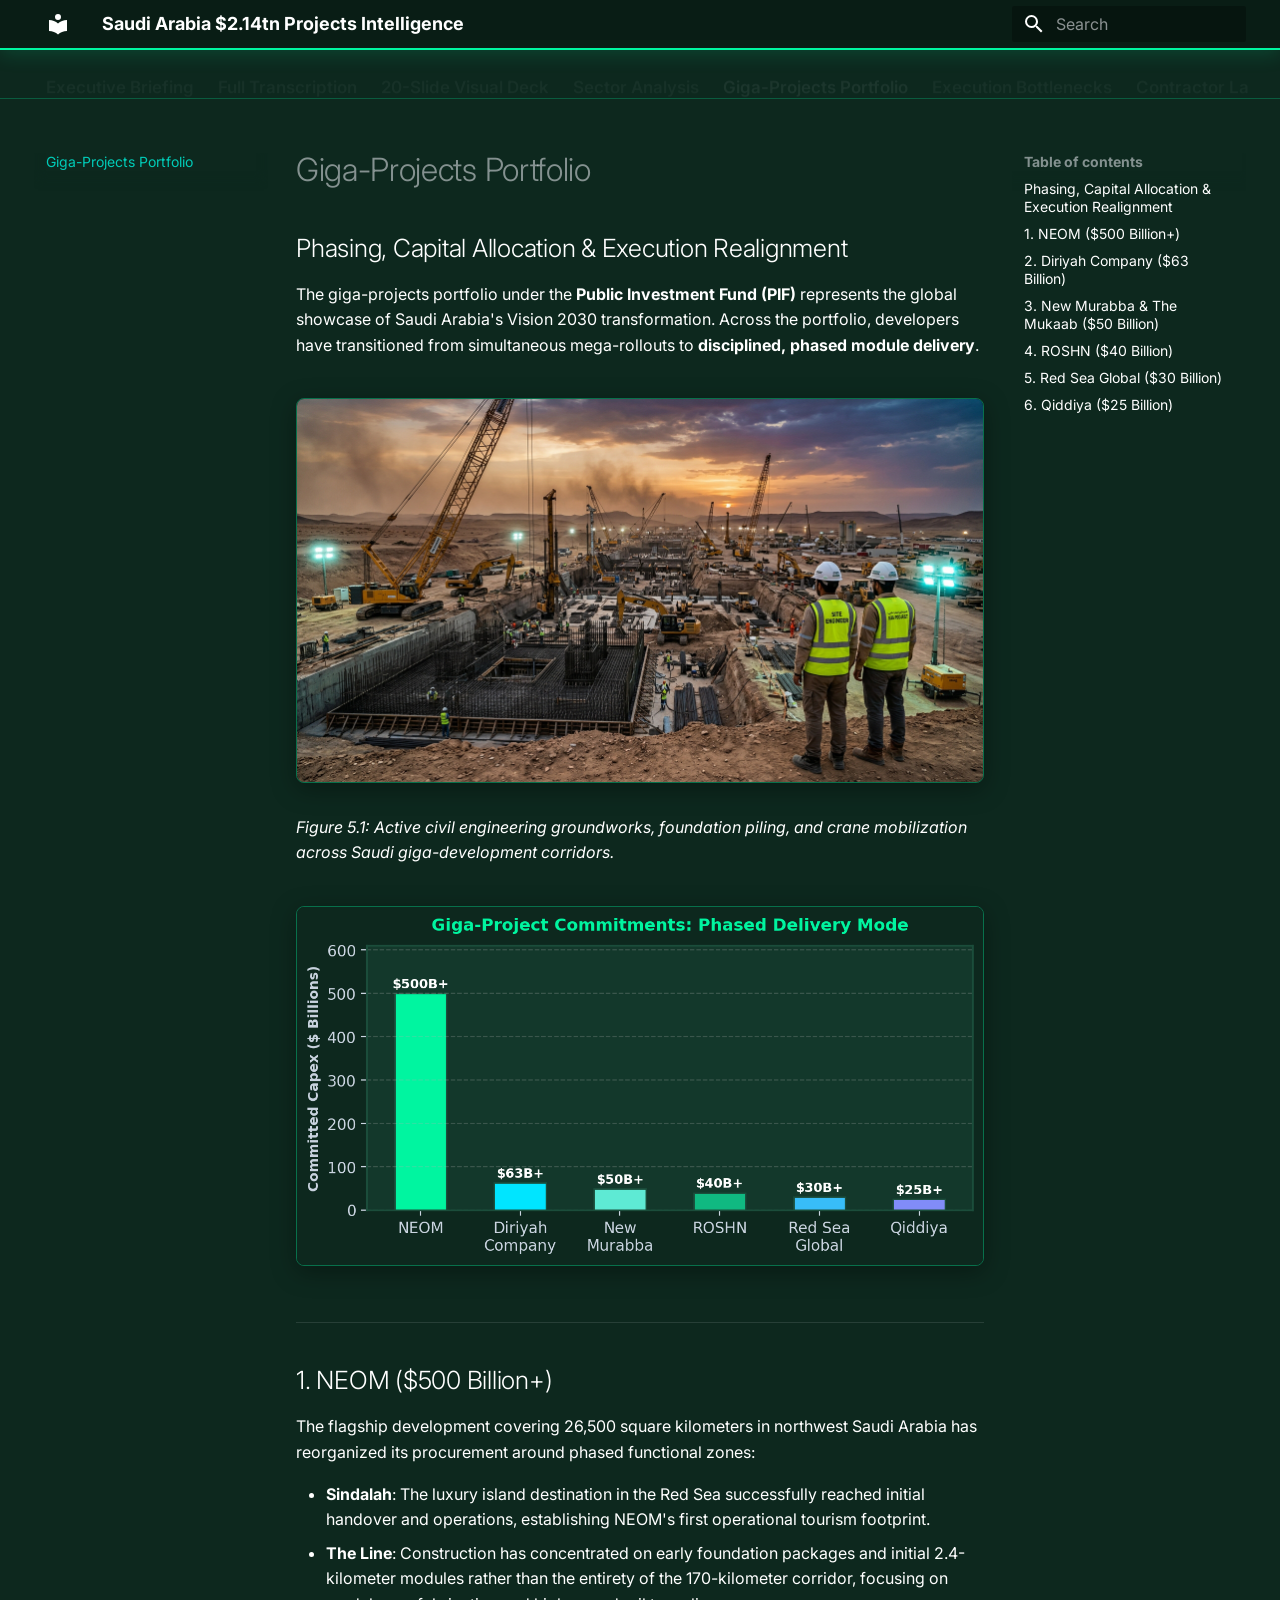
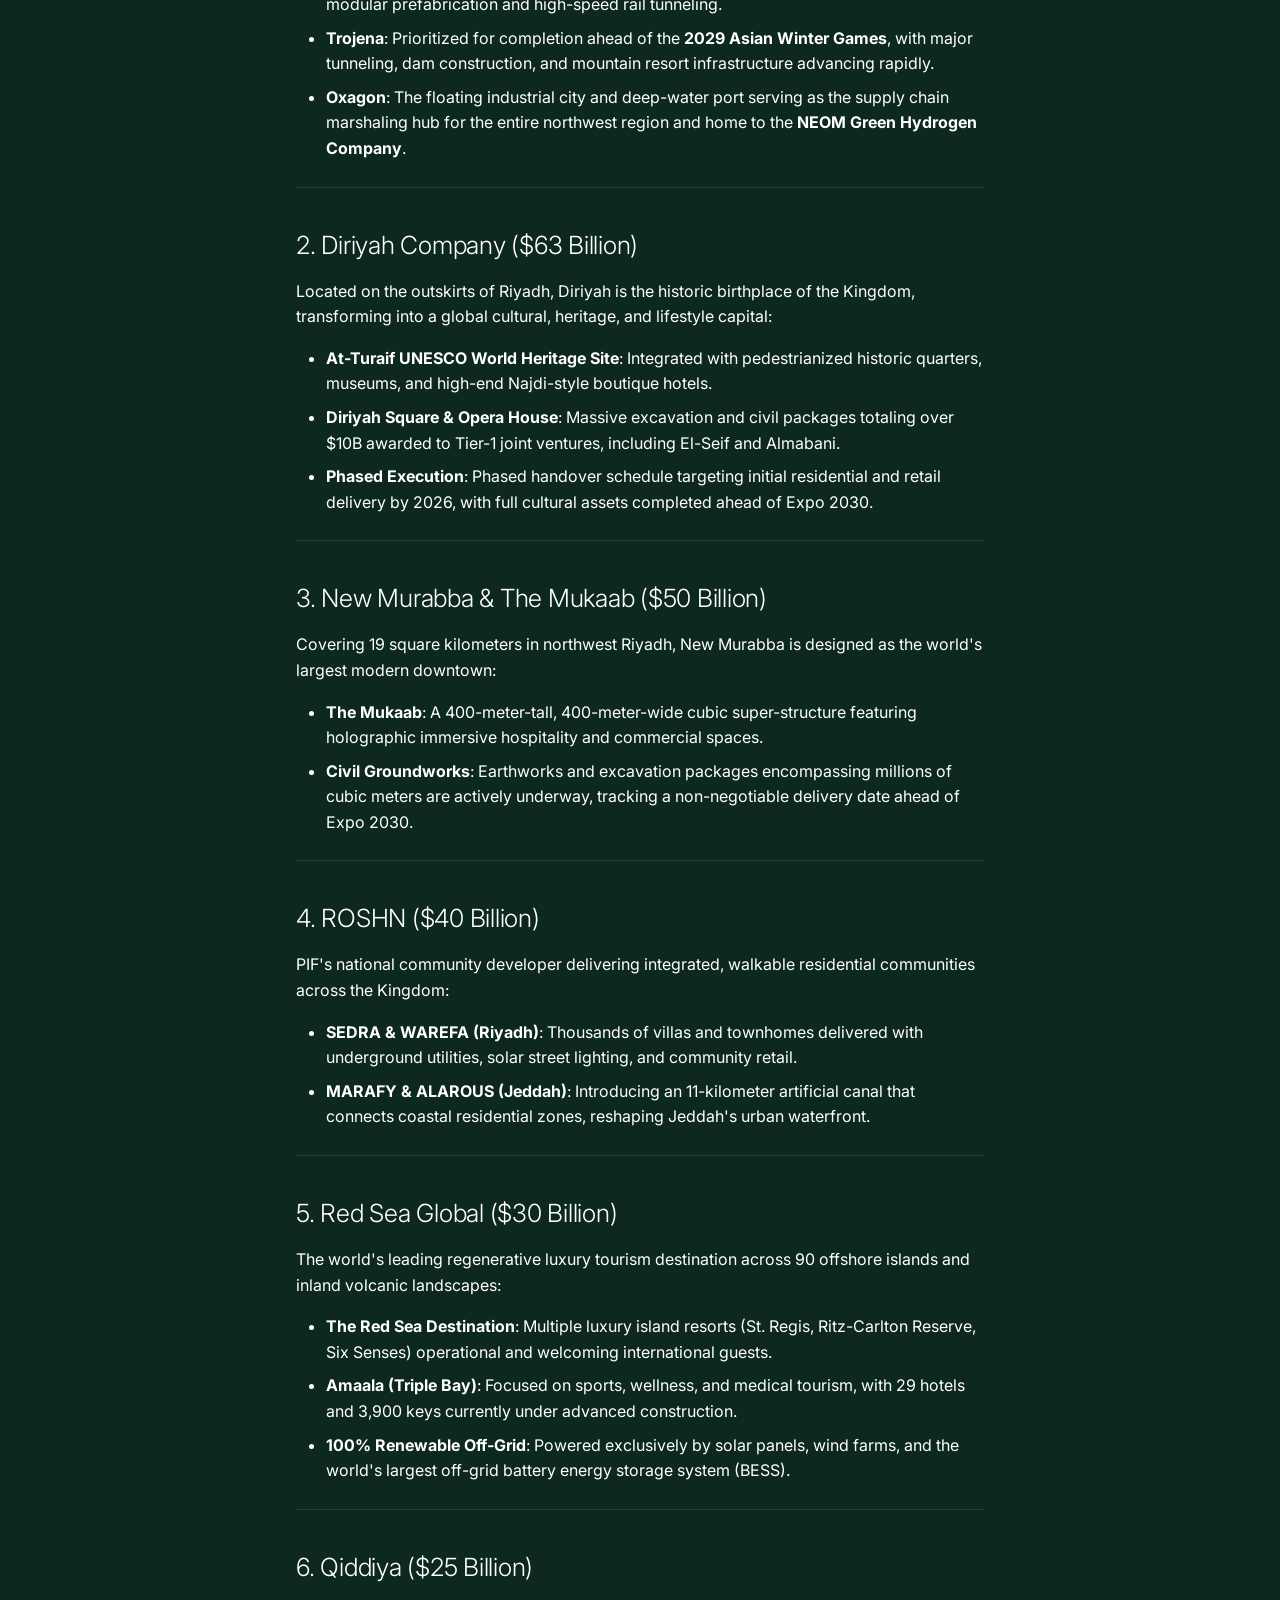
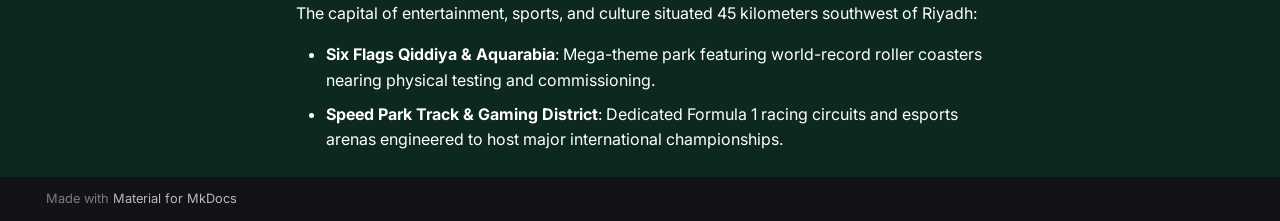
<file: public/projects-market/giga-projects/index.html>
<!doctype html>
<html lang="en" class="no-js">
  <head>
    
      <meta charset="utf-8">
      <meta name="viewport" content="width=device-width,initial-scale=1">
      
        <meta name="description" content="Strategic Intelligence, Contract Awards, Sectoral Dynamics & 2027 Strategic Delivery Outlook">
      
      
        <meta name="author" content="AZ Consultants · Senior Forward Deployed Engineering">
      
      
        <link rel="canonical" href="https://azconsultants-ksa.pages.dev/projects-market/giga-projects/">
      
      
        <link rel="prev" href="../sectors/">
      
      
        <link rel="next" href="../delivery-risks/">
      
      
        
      
      
      <link rel="icon" href="../assets/images/favicon.png">
      <meta name="generator" content="mkdocs-1.6.1, mkdocs-material-9.8.1">
    
    
      
        <title>Giga-Projects Portfolio - Saudi Arabia $2.14tn Projects Intelligence</title>
      
    
    
      <link rel="stylesheet" href="../assets/stylesheets/main.57a0d79d.min.css">
      
        
        <link rel="stylesheet" href="../assets/stylesheets/palette.fb2fffe2.min.css">
      
      


    
    
      
    
    
      
        
        
        <link rel="preconnect" href="https://fonts.gstatic.com" crossorigin>
        <link rel="stylesheet" href="https://fonts.googleapis.com/css?family=Inter:300,300i,400,400i,700,700i%7CRoboto+Mono:400,400i,700,700i&display=fallback">
        <style>:root{--md-text-font:"Inter";--md-code-font:"Roboto Mono"}</style>
      
    
    
      <link rel="stylesheet" href="../stylesheets/custom.css">
    
    <script>__md_scope=new URL("..",location),__md_hash=e=>[...e].reduce(((e,_)=>(e<<5)-e+_.charCodeAt(0)),0),__md_get=(e,_=localStorage,t=__md_scope)=>JSON.parse(_.getItem(t.pathname+"."+e)),__md_set=(e,_,t=localStorage,a=__md_scope)=>{try{t.setItem(a.pathname+"."+e,JSON.stringify(_))}catch(e){}}</script>
    
      

    
    
  </head>
  
  
    
    
      
    
    
    
    
    <body dir="ltr" data-md-color-scheme="slate" data-md-color-primary="teal" data-md-color-accent="amber">
  
    
    <input class="md-toggle" data-md-toggle="drawer" type="checkbox" id="__drawer" autocomplete="off">
    <input class="md-toggle" data-md-toggle="search" type="checkbox" id="__search" autocomplete="off">
    <label class="md-overlay" for="__drawer"></label>
    <div data-md-component="skip">
      
        
        <a href="#giga-projects-portfolio" class="md-skip">
          Skip to content
        </a>
      
    </div>
    <div data-md-component="announce">
      
    </div>
    
    
      

<header class="md-header" data-md-component="header">
  <nav class="md-header__inner md-grid" aria-label="Header">
    <a href=".." title="Saudi Arabia $2.14tn Projects Intelligence" class="md-header__button md-logo" aria-label="Saudi Arabia $2.14tn Projects Intelligence" data-md-component="logo">
      
  
  <svg xmlns="http://www.w3.org/2000/svg" viewBox="0 0 24 24"><path d="M12 8a3 3 0 0 0 3-3 3 3 0 0 0-3-3 3 3 0 0 0-3 3 3 3 0 0 0 3 3m0 3.54C9.64 9.35 6.5 8 3 8v11c3.5 0 6.64 1.35 9 3.54 2.36-2.19 5.5-3.54 9-3.54V8c-3.5 0-6.64 1.35-9 3.54"/></svg>

    </a>
    <label class="md-header__button md-icon" for="__drawer">
      
      <svg xmlns="http://www.w3.org/2000/svg" viewBox="0 0 24 24"><path d="M3 6h18v2H3zm0 5h18v2H3zm0 5h18v2H3z"/></svg>
    </label>
    <div class="md-header__title" data-md-component="header-title">
      <div class="md-header__ellipsis">
        <div class="md-header__topic">
          <span class="md-ellipsis">
            Saudi Arabia $2.14tn Projects Intelligence
          </span>
        </div>
        <div class="md-header__topic" data-md-component="header-topic">
          <span class="md-ellipsis">
            
              Giga-Projects Portfolio
            
          </span>
        </div>
      </div>
    </div>
    
      
        <form class="md-header__option" data-md-component="palette">
  
    
    
    
    <input class="md-option" data-md-color-media="" data-md-color-scheme="slate" data-md-color-primary="teal" data-md-color-accent="amber"  aria-hidden="true"  type="radio" name="__palette" id="__palette_0">
    
  
</form>
      
    
    
      <script>var palette=__md_get("__palette");if(palette&&palette.color){if("(prefers-color-scheme)"===palette.color.media){var media=matchMedia("(prefers-color-scheme: light)"),input=document.querySelector(media.matches?"[data-md-color-media='(prefers-color-scheme: light)']":"[data-md-color-media='(prefers-color-scheme: dark)']");palette.color.media=input.getAttribute("data-md-color-media"),palette.color.scheme=input.getAttribute("data-md-color-scheme"),palette.color.primary=input.getAttribute("data-md-color-primary"),palette.color.accent=input.getAttribute("data-md-color-accent")}for(var[key,value]of Object.entries(palette.color))document.body.setAttribute("data-md-color-"+key,value)}</script>
    
    
    
      
      
        <label class="md-header__button md-icon" for="__search">
          
          <svg xmlns="http://www.w3.org/2000/svg" viewBox="0 0 24 24"><path d="M9.5 3A6.5 6.5 0 0 1 16 9.5c0 1.61-.59 3.09-1.56 4.23l.27.27h.79l5 5-1.5 1.5-5-5v-.79l-.27-.27A6.52 6.52 0 0 1 9.5 16 6.5 6.5 0 0 1 3 9.5 6.5 6.5 0 0 1 9.5 3m0 2C7 5 5 7 5 9.5S7 14 9.5 14 14 12 14 9.5 12 5 9.5 5"/></svg>
        </label>
        <div class="md-search" data-md-component="search" role="dialog">
  <label class="md-search__overlay" for="__search"></label>
  <div class="md-search__inner" role="search">
    <form class="md-search__form" name="search">
      <input type="text" class="md-search__input" name="query" aria-label="Search" placeholder="Search" autocapitalize="off" autocorrect="off" autocomplete="off" spellcheck="false" data-md-component="search-query" required>
      <label class="md-search__icon md-icon" for="__search">
        
        <svg xmlns="http://www.w3.org/2000/svg" viewBox="0 0 24 24"><path d="M9.5 3A6.5 6.5 0 0 1 16 9.5c0 1.61-.59 3.09-1.56 4.23l.27.27h.79l5 5-1.5 1.5-5-5v-.79l-.27-.27A6.52 6.52 0 0 1 9.5 16 6.5 6.5 0 0 1 3 9.5 6.5 6.5 0 0 1 9.5 3m0 2C7 5 5 7 5 9.5S7 14 9.5 14 14 12 14 9.5 12 5 9.5 5"/></svg>
        
        <svg xmlns="http://www.w3.org/2000/svg" viewBox="0 0 24 24"><path d="M20 11v2H8l5.5 5.5-1.42 1.42L4.16 12l7.92-7.92L13.5 5.5 8 11z"/></svg>
      </label>
      <nav class="md-search__options" aria-label="Search">
        
        <button type="reset" class="md-search__icon md-icon" title="Clear" aria-label="Clear" tabindex="-1">
          
          <svg xmlns="http://www.w3.org/2000/svg" viewBox="0 0 24 24"><path d="M19 6.41 17.59 5 12 10.59 6.41 5 5 6.41 10.59 12 5 17.59 6.41 19 12 13.41 17.59 19 19 17.59 13.41 12z"/></svg>
        </button>
      </nav>
      
        <div class="md-search__suggest" data-md-component="search-suggest"></div>
      
    </form>
    <div class="md-search__output">
      <div class="md-search__scrollwrap" tabindex="0" data-md-scrollfix>
        <div class="md-search-result" data-md-component="search-result">
          <div class="md-search-result__meta">
            Initializing search
          </div>
          <ol class="md-search-result__list" role="presentation"></ol>
        </div>
      </div>
    </div>
  </div>
</div>
      
    
    
  </nav>
  
</header>
    
    <div class="md-container" data-md-component="container">
      
      
        
          
            
<nav class="md-tabs" aria-label="Tabs" data-md-component="tabs">
  <div class="md-grid">
    <ul class="md-tabs__list">
      
        
  
  
  
  
    <li class="md-tabs__item">
      <a href=".." class="md-tabs__link">
        
  
  
    
  
  Executive Briefing

      </a>
    </li>
  

      
        
  
  
  
  
    <li class="md-tabs__item">
      <a href="../transcription/" class="md-tabs__link">
        
  
  
    
  
  Full Transcription

      </a>
    </li>
  

      
        
  
  
  
  
    <li class="md-tabs__item">
      <a href="../presentation/" class="md-tabs__link">
        
  
  
    
  
  20-Slide Visual Deck

      </a>
    </li>
  

      
        
  
  
  
  
    <li class="md-tabs__item">
      <a href="../sectors/" class="md-tabs__link">
        
  
  
    
  
  Sector Analysis

      </a>
    </li>
  

      
        
  
  
  
    
  
  
    <li class="md-tabs__item md-tabs__item--active">
      <a href="./" class="md-tabs__link">
        
  
  
    
  
  Giga-Projects Portfolio

      </a>
    </li>
  

      
        
  
  
  
  
    <li class="md-tabs__item">
      <a href="../delivery-risks/" class="md-tabs__link">
        
  
  
    
  
  Execution Bottlenecks

      </a>
    </li>
  

      
        
  
  
  
  
    <li class="md-tabs__item">
      <a href="../contractor-landscape/" class="md-tabs__link">
        
  
  
    
  
  Contractor Landscape

      </a>
    </li>
  

      
        
  
  
  
  
    <li class="md-tabs__item">
      <a href="../outlook-2027/" class="md-tabs__link">
        
  
  
    
  
  2027 Strategic Outlook

      </a>
    </li>
  

      
        
  
  
  
  
    <li class="md-tabs__item">
      <a href="../playbook/" class="md-tabs__link">
        
  
  
    
  
  FDE Capital Playbook

      </a>
    </li>
  

      
    </ul>
  </div>
</nav>
          
        
      
      <main class="md-main" data-md-component="main">
        <div class="md-main__inner md-grid">
          
            
              
              <div class="md-sidebar md-sidebar--primary" data-md-component="sidebar" data-md-type="navigation" >
                <div class="md-sidebar__scrollwrap">
                  <div class="md-sidebar__inner">
                    


  


<nav class="md-nav md-nav--primary md-nav--lifted" aria-label="Navigation" data-md-level="0">
  <label class="md-nav__title" for="__drawer">
    <a href=".." title="Saudi Arabia $2.14tn Projects Intelligence" class="md-nav__button md-logo" aria-label="Saudi Arabia $2.14tn Projects Intelligence" data-md-component="logo">
      
  
  <svg xmlns="http://www.w3.org/2000/svg" viewBox="0 0 24 24"><path d="M12 8a3 3 0 0 0 3-3 3 3 0 0 0-3-3 3 3 0 0 0-3 3 3 3 0 0 0 3 3m0 3.54C9.64 9.35 6.5 8 3 8v11c3.5 0 6.64 1.35 9 3.54 2.36-2.19 5.5-3.54 9-3.54V8c-3.5 0-6.64 1.35-9 3.54"/></svg>

    </a>
    Saudi Arabia $2.14tn Projects Intelligence
  </label>
  
  <ul class="md-nav__list" data-md-scrollfix>
    
      
      
  
  
  
  
    <li class="md-nav__item">
      <a href=".." class="md-nav__link">
        
  
  
  <span class="md-ellipsis">
    
  
    Executive Briefing
  

    
  </span>
  
  

      </a>
    </li>
  

    
      
      
  
  
  
  
    <li class="md-nav__item">
      <a href="../transcription/" class="md-nav__link">
        
  
  
  <span class="md-ellipsis">
    
  
    Full Transcription
  

    
  </span>
  
  

      </a>
    </li>
  

    
      
      
  
  
  
  
    <li class="md-nav__item">
      <a href="../presentation/" class="md-nav__link">
        
  
  
  <span class="md-ellipsis">
    
  
    20-Slide Visual Deck
  

    
  </span>
  
  

      </a>
    </li>
  

    
      
      
  
  
  
  
    <li class="md-nav__item">
      <a href="../sectors/" class="md-nav__link">
        
  
  
  <span class="md-ellipsis">
    
  
    Sector Analysis
  

    
  </span>
  
  

      </a>
    </li>
  

    
      
      
  
  
    
  
  
  
    <li class="md-nav__item md-nav__item--active">
      
      <input class="md-nav__toggle md-toggle" type="checkbox" id="__toc">
      
      
        
      
      
        <label class="md-nav__link md-nav__link--active" for="__toc">
          
  
  
  <span class="md-ellipsis">
    
  
    Giga-Projects Portfolio
  

    
  </span>
  
  

          <span class="md-nav__icon md-icon"></span>
        </label>
      
      <a href="./" class="md-nav__link md-nav__link--active">
        
  
  
  <span class="md-ellipsis">
    
  
    Giga-Projects Portfolio
  

    
  </span>
  
  

      </a>
      
        

<nav class="md-nav md-nav--secondary" aria-label="Table of contents">
  
  
  
    
  
  
    <label class="md-nav__title" for="__toc">
      <span class="md-nav__icon md-icon"></span>
      Table of contents
    </label>
    <ul class="md-nav__list" data-md-component="toc" data-md-scrollfix>
      
        <li class="md-nav__item">
  <a href="#phasing-capital-allocation-execution-realignment" class="md-nav__link">
    <span class="md-ellipsis">
      
        Phasing, Capital Allocation &amp; Execution Realignment
      
    </span>
  </a>
  
</li>
      
        <li class="md-nav__item">
  <a href="#1-neom-500-billion" class="md-nav__link">
    <span class="md-ellipsis">
      
        1. NEOM ($500 Billion+)
      
    </span>
  </a>
  
</li>
      
        <li class="md-nav__item">
  <a href="#2-diriyah-company-63-billion" class="md-nav__link">
    <span class="md-ellipsis">
      
        2. Diriyah Company ($63 Billion)
      
    </span>
  </a>
  
</li>
      
        <li class="md-nav__item">
  <a href="#3-new-murabba-the-mukaab-50-billion" class="md-nav__link">
    <span class="md-ellipsis">
      
        3. New Murabba &amp; The Mukaab ($50 Billion)
      
    </span>
  </a>
  
</li>
      
        <li class="md-nav__item">
  <a href="#4-roshn-40-billion" class="md-nav__link">
    <span class="md-ellipsis">
      
        4. ROSHN ($40 Billion)
      
    </span>
  </a>
  
</li>
      
        <li class="md-nav__item">
  <a href="#5-red-sea-global-30-billion" class="md-nav__link">
    <span class="md-ellipsis">
      
        5. Red Sea Global ($30 Billion)
      
    </span>
  </a>
  
</li>
      
        <li class="md-nav__item">
  <a href="#6-qiddiya-25-billion" class="md-nav__link">
    <span class="md-ellipsis">
      
        6. Qiddiya ($25 Billion)
      
    </span>
  </a>
  
</li>
      
    </ul>
  
</nav>
      
    </li>
  

    
      
      
  
  
  
  
    <li class="md-nav__item">
      <a href="../delivery-risks/" class="md-nav__link">
        
  
  
  <span class="md-ellipsis">
    
  
    Execution Bottlenecks
  

    
  </span>
  
  

      </a>
    </li>
  

    
      
      
  
  
  
  
    <li class="md-nav__item">
      <a href="../contractor-landscape/" class="md-nav__link">
        
  
  
  <span class="md-ellipsis">
    
  
    Contractor Landscape
  

    
  </span>
  
  

      </a>
    </li>
  

    
      
      
  
  
  
  
    <li class="md-nav__item">
      <a href="../outlook-2027/" class="md-nav__link">
        
  
  
  <span class="md-ellipsis">
    
  
    2027 Strategic Outlook
  

    
  </span>
  
  

      </a>
    </li>
  

    
      
      
  
  
  
  
    <li class="md-nav__item">
      <a href="../playbook/" class="md-nav__link">
        
  
  
  <span class="md-ellipsis">
    
  
    FDE Capital Playbook
  

    
  </span>
  
  

      </a>
    </li>
  

    
  </ul>
</nav>
                  </div>
                </div>
              </div>
            
            
              
              <div class="md-sidebar md-sidebar--secondary" data-md-component="sidebar" data-md-type="toc" >
                <div class="md-sidebar__scrollwrap">
                  <div class="md-sidebar__inner">
                    

<nav class="md-nav md-nav--secondary" aria-label="Table of contents">
  
  
  
    
  
  
    <label class="md-nav__title" for="__toc">
      <span class="md-nav__icon md-icon"></span>
      Table of contents
    </label>
    <ul class="md-nav__list" data-md-component="toc" data-md-scrollfix>
      
        <li class="md-nav__item">
  <a href="#phasing-capital-allocation-execution-realignment" class="md-nav__link">
    <span class="md-ellipsis">
      
        Phasing, Capital Allocation &amp; Execution Realignment
      
    </span>
  </a>
  
</li>
      
        <li class="md-nav__item">
  <a href="#1-neom-500-billion" class="md-nav__link">
    <span class="md-ellipsis">
      
        1. NEOM ($500 Billion+)
      
    </span>
  </a>
  
</li>
      
        <li class="md-nav__item">
  <a href="#2-diriyah-company-63-billion" class="md-nav__link">
    <span class="md-ellipsis">
      
        2. Diriyah Company ($63 Billion)
      
    </span>
  </a>
  
</li>
      
        <li class="md-nav__item">
  <a href="#3-new-murabba-the-mukaab-50-billion" class="md-nav__link">
    <span class="md-ellipsis">
      
        3. New Murabba &amp; The Mukaab ($50 Billion)
      
    </span>
  </a>
  
</li>
      
        <li class="md-nav__item">
  <a href="#4-roshn-40-billion" class="md-nav__link">
    <span class="md-ellipsis">
      
        4. ROSHN ($40 Billion)
      
    </span>
  </a>
  
</li>
      
        <li class="md-nav__item">
  <a href="#5-red-sea-global-30-billion" class="md-nav__link">
    <span class="md-ellipsis">
      
        5. Red Sea Global ($30 Billion)
      
    </span>
  </a>
  
</li>
      
        <li class="md-nav__item">
  <a href="#6-qiddiya-25-billion" class="md-nav__link">
    <span class="md-ellipsis">
      
        6. Qiddiya ($25 Billion)
      
    </span>
  </a>
  
</li>
      
    </ul>
  
</nav>
                  </div>
                </div>
              </div>
            
          
          
            <div class="md-content" data-md-component="content">
              
              <article class="md-content__inner md-typeset">
                
                  



<h1 id="giga-projects-portfolio">Giga-Projects Portfolio</h1>
<h2 id="phasing-capital-allocation-execution-realignment">Phasing, Capital Allocation &amp; Execution Realignment</h2>
<p>The giga-projects portfolio under the <strong>Public Investment Fund (PIF)</strong> represents the global showcase of Saudi Arabia's Vision 2030 transformation. Across the portfolio, developers have transitioned from simultaneous mega-rollouts to <strong>disciplined, phased module delivery</strong>.</p>
<p><img alt="Saudi Megaproject Civil Works Execution" src="../assets/photos/civil_site.jpg" />
<em>Figure 5.1: Active civil engineering groundworks, foundation piling, and crane mobilization across Saudi giga-development corridors.</em></p>
<p><img alt="Giga Projects Capex" src="../assets/charts/c08_gigaprojects_bar.png" /></p>
<hr />
<h2 id="1-neom-500-billion">1. NEOM ($500 Billion+)</h2>
<p>The flagship development covering 26,500 square kilometers in northwest Saudi Arabia has reorganized its procurement around phased functional zones:</p>
<ul>
<li><strong>Sindalah</strong>: The luxury island destination in the Red Sea successfully reached initial handover and operations, establishing NEOM's first operational tourism footprint.</li>
<li><strong>The Line</strong>: Construction has concentrated on early foundation packages and initial 2.4-kilometer modules rather than the entirety of the 170-kilometer corridor, focusing on modular prefabrication and high-speed rail tunneling.</li>
<li><strong>Trojena</strong>: Prioritized for completion ahead of the <strong>2029 Asian Winter Games</strong>, with major tunneling, dam construction, and mountain resort infrastructure advancing rapidly.</li>
<li><strong>Oxagon</strong>: The floating industrial city and deep-water port serving as the supply chain marshaling hub for the entire northwest region and home to the <strong>NEOM Green Hydrogen Company</strong>.</li>
</ul>
<hr />
<h2 id="2-diriyah-company-63-billion">2. Diriyah Company ($63 Billion)</h2>
<p>Located on the outskirts of Riyadh, Diriyah is the historic birthplace of the Kingdom, transforming into a global cultural, heritage, and lifestyle capital:</p>
<ul>
<li><strong>At-Turaif UNESCO World Heritage Site</strong>: Integrated with pedestrianized historic quarters, museums, and high-end Najdi-style boutique hotels.</li>
<li><strong>Diriyah Square &amp; Opera House</strong>: Massive excavation and civil packages totaling over $10B awarded to Tier-1 joint ventures, including El-Seif and Almabani.</li>
<li><strong>Phased Execution</strong>: Phased handover schedule targeting initial residential and retail delivery by 2026, with full cultural assets completed ahead of Expo 2030.</li>
</ul>
<hr />
<h2 id="3-new-murabba-the-mukaab-50-billion">3. New Murabba &amp; The Mukaab ($50 Billion)</h2>
<p>Covering 19 square kilometers in northwest Riyadh, New Murabba is designed as the world's largest modern downtown:</p>
<ul>
<li><strong>The Mukaab</strong>: A 400-meter-tall, 400-meter-wide cubic super-structure featuring holographic immersive hospitality and commercial spaces.</li>
<li><strong>Civil Groundworks</strong>: Earthworks and excavation packages encompassing millions of cubic meters are actively underway, tracking a non-negotiable delivery date ahead of Expo 2030.</li>
</ul>
<hr />
<h2 id="4-roshn-40-billion">4. ROSHN ($40 Billion)</h2>
<p>PIF's national community developer delivering integrated, walkable residential communities across the Kingdom:</p>
<ul>
<li><strong>SEDRA &amp; WAREFA (Riyadh)</strong>: Thousands of villas and townhomes delivered with underground utilities, solar street lighting, and community retail.</li>
<li><strong>MARAFY &amp; ALAROUS (Jeddah)</strong>: Introducing an 11-kilometer artificial canal that connects coastal residential zones, reshaping Jeddah's urban waterfront.</li>
</ul>
<hr />
<h2 id="5-red-sea-global-30-billion">5. Red Sea Global ($30 Billion)</h2>
<p>The world's leading regenerative luxury tourism destination across 90 offshore islands and inland volcanic landscapes:</p>
<ul>
<li><strong>The Red Sea Destination</strong>: Multiple luxury island resorts (St. Regis, Ritz-Carlton Reserve, Six Senses) operational and welcoming international guests.</li>
<li><strong>Amaala (Triple Bay)</strong>: Focused on sports, wellness, and medical tourism, with 29 hotels and 3,900 keys currently under advanced construction.</li>
<li><strong>100% Renewable Off-Grid</strong>: Powered exclusively by solar panels, wind farms, and the world's largest off-grid battery energy storage system (BESS).</li>
</ul>
<hr />
<h2 id="6-qiddiya-25-billion">6. Qiddiya ($25 Billion)</h2>
<p>The capital of entertainment, sports, and culture situated 45 kilometers southwest of Riyadh:</p>
<ul>
<li><strong>Six Flags Qiddiya &amp; Aquarabia</strong>: Mega-theme park featuring world-record roller coasters nearing physical testing and commissioning.</li>
<li><strong>Speed Park Track &amp; Gaming District</strong>: Dedicated Formula 1 racing circuits and esports arenas engineered to host major international championships.</li>
</ul>












                
              </article>
            </div>
          
          
<script>var target=document.getElementById(location.hash.slice(1));target&&target.name&&(target.checked=target.name.startsWith("__tabbed_"))</script>
        </div>
        
          <button type="button" class="md-top md-icon" data-md-component="top" hidden>
  
  <svg xmlns="http://www.w3.org/2000/svg" viewBox="0 0 24 24"><path d="M13 20h-2V8l-5.5 5.5-1.42-1.42L12 4.16l7.92 7.92-1.42 1.42L13 8z"/></svg>
  Back to top
</button>
        
      </main>
      
        <footer class="md-footer">
  
  <div class="md-footer-meta md-typeset">
    <div class="md-footer-meta__inner md-grid">
      <div class="md-copyright">
  
  
    Made with
    <a href="https://squidfunk.github.io/mkdocs-material/" target="_blank" rel="noopener">
      Material for MkDocs
    </a>
  
</div>
      
    </div>
  </div>
</footer>
      
    </div>
    <div class="md-dialog" data-md-component="dialog">
      <div class="md-dialog__inner md-typeset"></div>
    </div>
    
    
    
      
      
      <script id="__config" type="application/json">{"annotate": null, "base": "..", "features": ["navigation.tabs", "navigation.sections", "navigation.top", "navigation.tracking", "search.suggest", "search.highlight", "content.code.copy", "content.action.edit"], "search": "../assets/javascripts/workers/search.a7633da7.min.js", "tags": null, "translations": {"clipboard.copied": "Copied to clipboard", "clipboard.copy": "Copy to clipboard", "search.result.more.one": "1 more on this page", "search.result.more.other": "# more on this page", "search.result.none": "No matching documents", "search.result.one": "1 matching document", "search.result.other": "# matching documents", "search.result.placeholder": "Type to start searching", "search.result.term.missing": "Missing", "select.version": "Select version"}, "version": null}</script>
    
    
      <script src="../assets/javascripts/bundle.a5f9d56c.min.js"></script>
      
    
  </body>
</html>
</file>
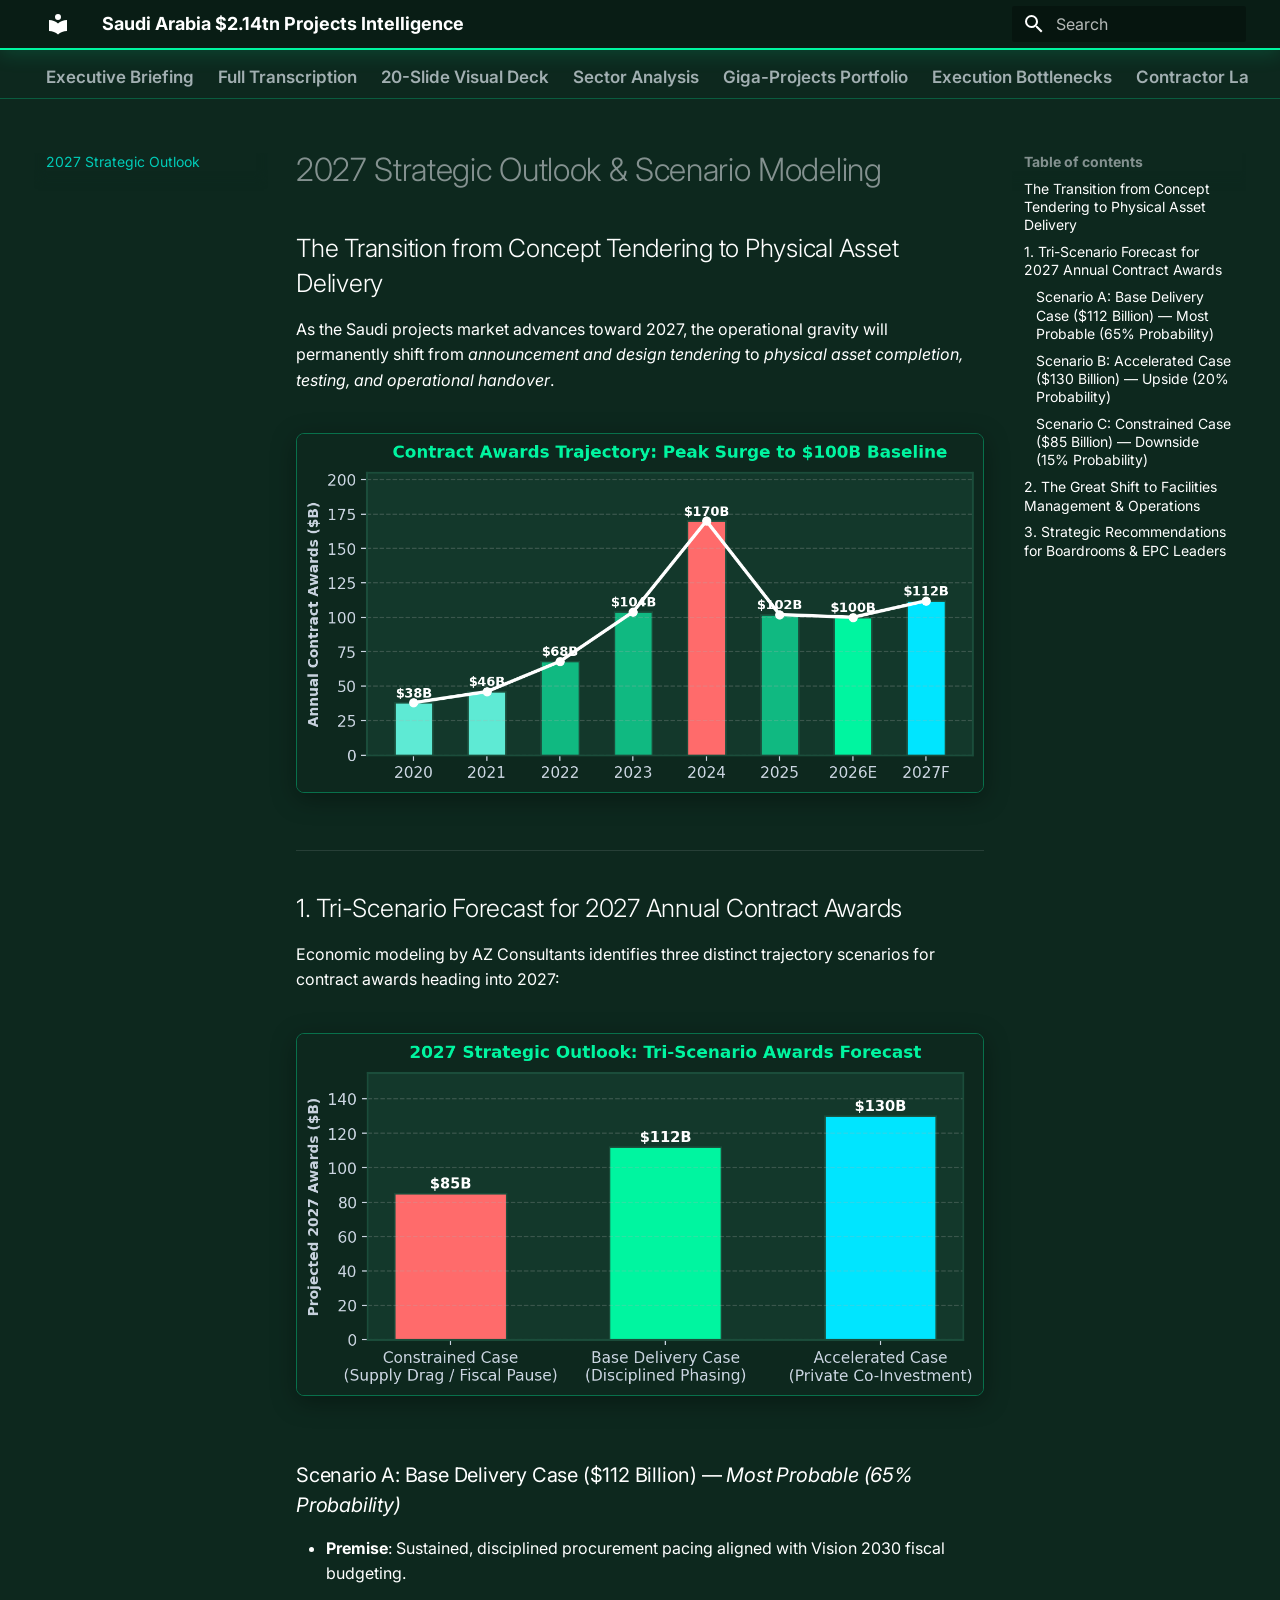
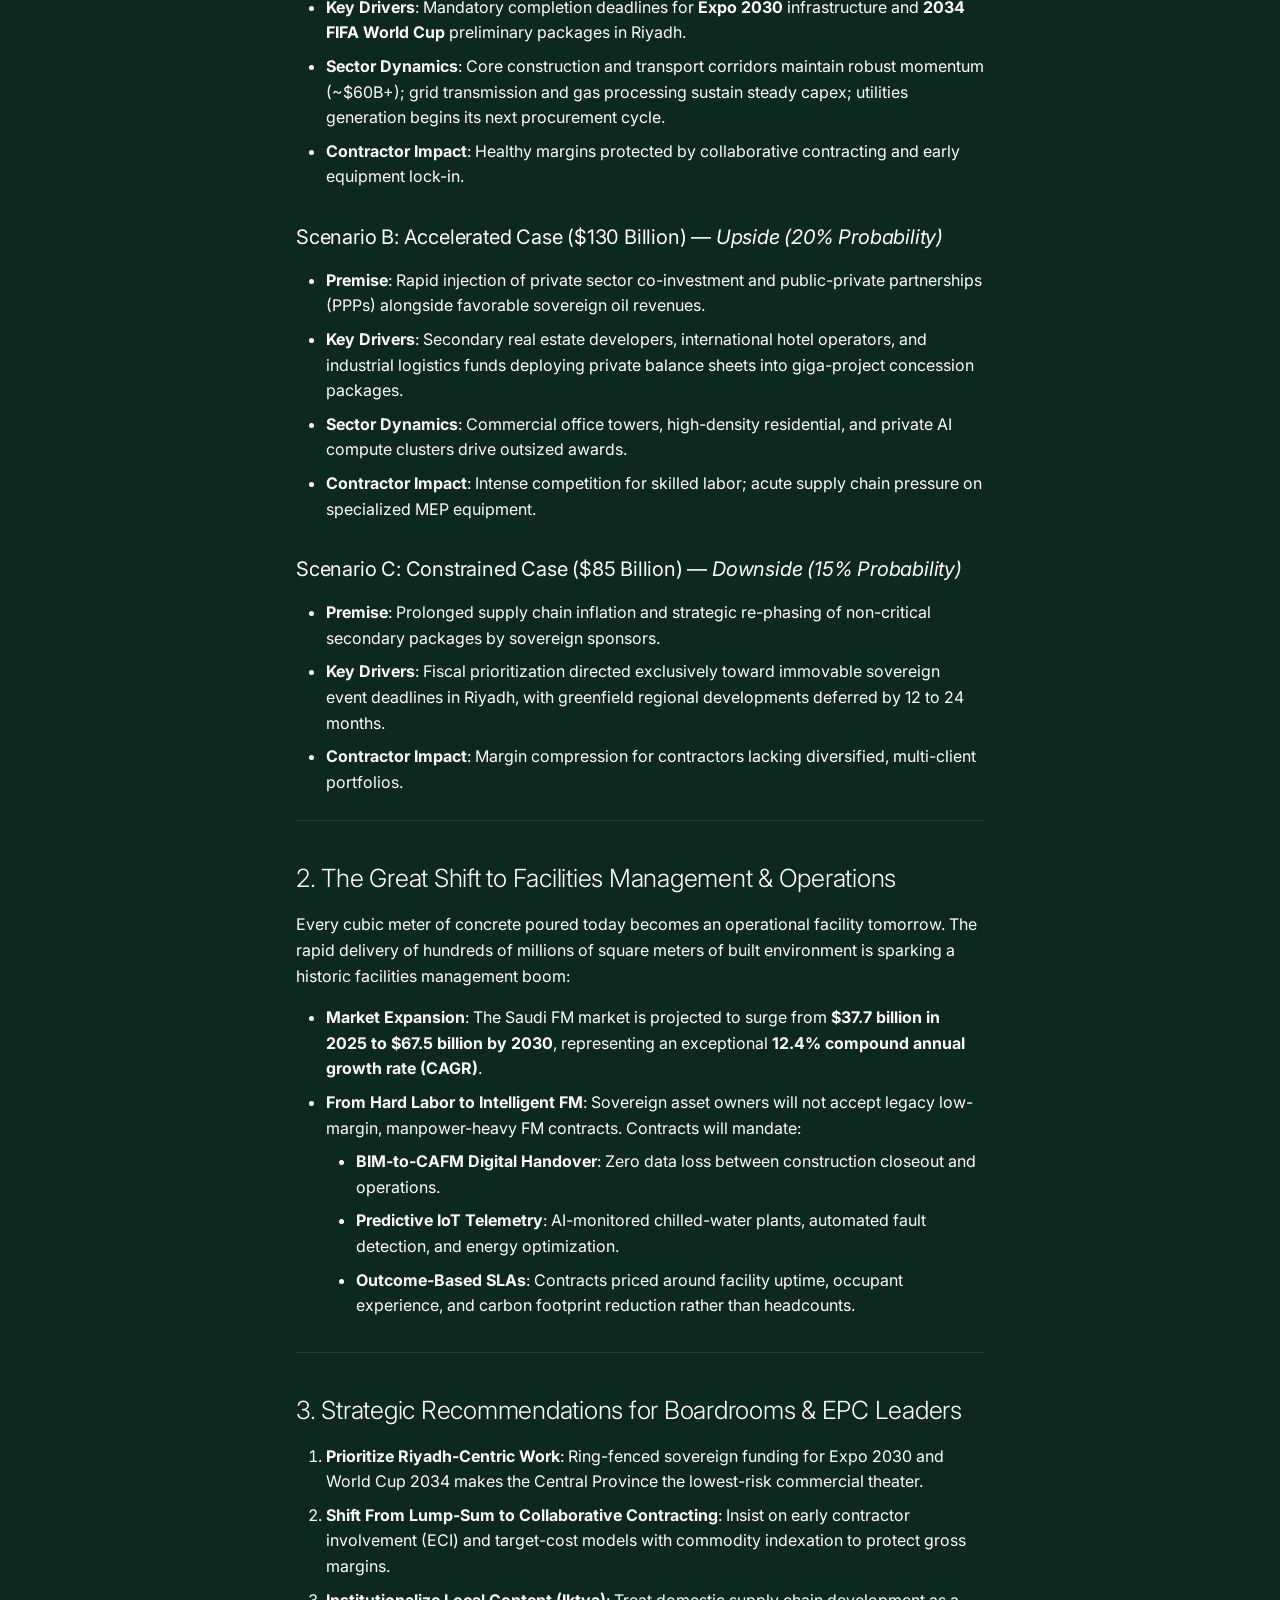
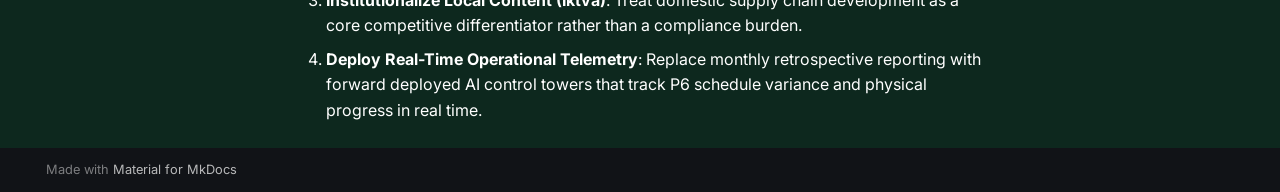
<file: public/projects-market/outlook-2027/index.html>
<!doctype html>
<html lang="en" class="no-js">
  <head>
    
      <meta charset="utf-8">
      <meta name="viewport" content="width=device-width,initial-scale=1">
      
        <meta name="description" content="Strategic Intelligence, Contract Awards, Sectoral Dynamics & 2027 Strategic Delivery Outlook">
      
      
        <meta name="author" content="AZ Consultants · Senior Forward Deployed Engineering">
      
      
        <link rel="canonical" href="https://azconsultants-ksa.pages.dev/projects-market/outlook-2027/">
      
      
        <link rel="prev" href="../contractor-landscape/">
      
      
        <link rel="next" href="../playbook/">
      
      
        
      
      
      <link rel="icon" href="../assets/images/favicon.png">
      <meta name="generator" content="mkdocs-1.6.1, mkdocs-material-9.8.1">
    
    
      
        <title>2027 Strategic Outlook - Saudi Arabia $2.14tn Projects Intelligence</title>
      
    
    
      <link rel="stylesheet" href="../assets/stylesheets/main.57a0d79d.min.css">
      
        
        <link rel="stylesheet" href="../assets/stylesheets/palette.fb2fffe2.min.css">
      
      


    
    
      
    
    
      
        
        
        <link rel="preconnect" href="https://fonts.gstatic.com" crossorigin>
        <link rel="stylesheet" href="https://fonts.googleapis.com/css?family=Inter:300,300i,400,400i,700,700i%7CRoboto+Mono:400,400i,700,700i&display=fallback">
        <style>:root{--md-text-font:"Inter";--md-code-font:"Roboto Mono"}</style>
      
    
    
      <link rel="stylesheet" href="../stylesheets/custom.css">
    
    <script>__md_scope=new URL("..",location),__md_hash=e=>[...e].reduce(((e,_)=>(e<<5)-e+_.charCodeAt(0)),0),__md_get=(e,_=localStorage,t=__md_scope)=>JSON.parse(_.getItem(t.pathname+"."+e)),__md_set=(e,_,t=localStorage,a=__md_scope)=>{try{t.setItem(a.pathname+"."+e,JSON.stringify(_))}catch(e){}}</script>
    
      

    
    
  </head>
  
  
    
    
      
    
    
    
    
    <body dir="ltr" data-md-color-scheme="slate" data-md-color-primary="teal" data-md-color-accent="amber">
  
    
    <input class="md-toggle" data-md-toggle="drawer" type="checkbox" id="__drawer" autocomplete="off">
    <input class="md-toggle" data-md-toggle="search" type="checkbox" id="__search" autocomplete="off">
    <label class="md-overlay" for="__drawer"></label>
    <div data-md-component="skip">
      
        
        <a href="#2027-strategic-outlook-scenario-modeling" class="md-skip">
          Skip to content
        </a>
      
    </div>
    <div data-md-component="announce">
      
    </div>
    
    
      

<header class="md-header" data-md-component="header">
  <nav class="md-header__inner md-grid" aria-label="Header">
    <a href=".." title="Saudi Arabia $2.14tn Projects Intelligence" class="md-header__button md-logo" aria-label="Saudi Arabia $2.14tn Projects Intelligence" data-md-component="logo">
      
  
  <svg xmlns="http://www.w3.org/2000/svg" viewBox="0 0 24 24"><path d="M12 8a3 3 0 0 0 3-3 3 3 0 0 0-3-3 3 3 0 0 0-3 3 3 3 0 0 0 3 3m0 3.54C9.64 9.35 6.5 8 3 8v11c3.5 0 6.64 1.35 9 3.54 2.36-2.19 5.5-3.54 9-3.54V8c-3.5 0-6.64 1.35-9 3.54"/></svg>

    </a>
    <label class="md-header__button md-icon" for="__drawer">
      
      <svg xmlns="http://www.w3.org/2000/svg" viewBox="0 0 24 24"><path d="M3 6h18v2H3zm0 5h18v2H3zm0 5h18v2H3z"/></svg>
    </label>
    <div class="md-header__title" data-md-component="header-title">
      <div class="md-header__ellipsis">
        <div class="md-header__topic">
          <span class="md-ellipsis">
            Saudi Arabia $2.14tn Projects Intelligence
          </span>
        </div>
        <div class="md-header__topic" data-md-component="header-topic">
          <span class="md-ellipsis">
            
              2027 Strategic Outlook
            
          </span>
        </div>
      </div>
    </div>
    
      
        <form class="md-header__option" data-md-component="palette">
  
    
    
    
    <input class="md-option" data-md-color-media="" data-md-color-scheme="slate" data-md-color-primary="teal" data-md-color-accent="amber"  aria-hidden="true"  type="radio" name="__palette" id="__palette_0">
    
  
</form>
      
    
    
      <script>var palette=__md_get("__palette");if(palette&&palette.color){if("(prefers-color-scheme)"===palette.color.media){var media=matchMedia("(prefers-color-scheme: light)"),input=document.querySelector(media.matches?"[data-md-color-media='(prefers-color-scheme: light)']":"[data-md-color-media='(prefers-color-scheme: dark)']");palette.color.media=input.getAttribute("data-md-color-media"),palette.color.scheme=input.getAttribute("data-md-color-scheme"),palette.color.primary=input.getAttribute("data-md-color-primary"),palette.color.accent=input.getAttribute("data-md-color-accent")}for(var[key,value]of Object.entries(palette.color))document.body.setAttribute("data-md-color-"+key,value)}</script>
    
    
    
      
      
        <label class="md-header__button md-icon" for="__search">
          
          <svg xmlns="http://www.w3.org/2000/svg" viewBox="0 0 24 24"><path d="M9.5 3A6.5 6.5 0 0 1 16 9.5c0 1.61-.59 3.09-1.56 4.23l.27.27h.79l5 5-1.5 1.5-5-5v-.79l-.27-.27A6.52 6.52 0 0 1 9.5 16 6.5 6.5 0 0 1 3 9.5 6.5 6.5 0 0 1 9.5 3m0 2C7 5 5 7 5 9.5S7 14 9.5 14 14 12 14 9.5 12 5 9.5 5"/></svg>
        </label>
        <div class="md-search" data-md-component="search" role="dialog">
  <label class="md-search__overlay" for="__search"></label>
  <div class="md-search__inner" role="search">
    <form class="md-search__form" name="search">
      <input type="text" class="md-search__input" name="query" aria-label="Search" placeholder="Search" autocapitalize="off" autocorrect="off" autocomplete="off" spellcheck="false" data-md-component="search-query" required>
      <label class="md-search__icon md-icon" for="__search">
        
        <svg xmlns="http://www.w3.org/2000/svg" viewBox="0 0 24 24"><path d="M9.5 3A6.5 6.5 0 0 1 16 9.5c0 1.61-.59 3.09-1.56 4.23l.27.27h.79l5 5-1.5 1.5-5-5v-.79l-.27-.27A6.52 6.52 0 0 1 9.5 16 6.5 6.5 0 0 1 3 9.5 6.5 6.5 0 0 1 9.5 3m0 2C7 5 5 7 5 9.5S7 14 9.5 14 14 12 14 9.5 12 5 9.5 5"/></svg>
        
        <svg xmlns="http://www.w3.org/2000/svg" viewBox="0 0 24 24"><path d="M20 11v2H8l5.5 5.5-1.42 1.42L4.16 12l7.92-7.92L13.5 5.5 8 11z"/></svg>
      </label>
      <nav class="md-search__options" aria-label="Search">
        
        <button type="reset" class="md-search__icon md-icon" title="Clear" aria-label="Clear" tabindex="-1">
          
          <svg xmlns="http://www.w3.org/2000/svg" viewBox="0 0 24 24"><path d="M19 6.41 17.59 5 12 10.59 6.41 5 5 6.41 10.59 12 5 17.59 6.41 19 12 13.41 17.59 19 19 17.59 13.41 12z"/></svg>
        </button>
      </nav>
      
        <div class="md-search__suggest" data-md-component="search-suggest"></div>
      
    </form>
    <div class="md-search__output">
      <div class="md-search__scrollwrap" tabindex="0" data-md-scrollfix>
        <div class="md-search-result" data-md-component="search-result">
          <div class="md-search-result__meta">
            Initializing search
          </div>
          <ol class="md-search-result__list" role="presentation"></ol>
        </div>
      </div>
    </div>
  </div>
</div>
      
    
    
  </nav>
  
</header>
    
    <div class="md-container" data-md-component="container">
      
      
        
          
            
<nav class="md-tabs" aria-label="Tabs" data-md-component="tabs">
  <div class="md-grid">
    <ul class="md-tabs__list">
      
        
  
  
  
  
    <li class="md-tabs__item">
      <a href=".." class="md-tabs__link">
        
  
  
    
  
  Executive Briefing

      </a>
    </li>
  

      
        
  
  
  
  
    <li class="md-tabs__item">
      <a href="../transcription/" class="md-tabs__link">
        
  
  
    
  
  Full Transcription

      </a>
    </li>
  

      
        
  
  
  
  
    <li class="md-tabs__item">
      <a href="../presentation/" class="md-tabs__link">
        
  
  
    
  
  20-Slide Visual Deck

      </a>
    </li>
  

      
        
  
  
  
  
    <li class="md-tabs__item">
      <a href="../sectors/" class="md-tabs__link">
        
  
  
    
  
  Sector Analysis

      </a>
    </li>
  

      
        
  
  
  
  
    <li class="md-tabs__item">
      <a href="../giga-projects/" class="md-tabs__link">
        
  
  
    
  
  Giga-Projects Portfolio

      </a>
    </li>
  

      
        
  
  
  
  
    <li class="md-tabs__item">
      <a href="../delivery-risks/" class="md-tabs__link">
        
  
  
    
  
  Execution Bottlenecks

      </a>
    </li>
  

      
        
  
  
  
  
    <li class="md-tabs__item">
      <a href="../contractor-landscape/" class="md-tabs__link">
        
  
  
    
  
  Contractor Landscape

      </a>
    </li>
  

      
        
  
  
  
    
  
  
    <li class="md-tabs__item md-tabs__item--active">
      <a href="./" class="md-tabs__link">
        
  
  
    
  
  2027 Strategic Outlook

      </a>
    </li>
  

      
        
  
  
  
  
    <li class="md-tabs__item">
      <a href="../playbook/" class="md-tabs__link">
        
  
  
    
  
  FDE Capital Playbook

      </a>
    </li>
  

      
    </ul>
  </div>
</nav>
          
        
      
      <main class="md-main" data-md-component="main">
        <div class="md-main__inner md-grid">
          
            
              
              <div class="md-sidebar md-sidebar--primary" data-md-component="sidebar" data-md-type="navigation" >
                <div class="md-sidebar__scrollwrap">
                  <div class="md-sidebar__inner">
                    


  


<nav class="md-nav md-nav--primary md-nav--lifted" aria-label="Navigation" data-md-level="0">
  <label class="md-nav__title" for="__drawer">
    <a href=".." title="Saudi Arabia $2.14tn Projects Intelligence" class="md-nav__button md-logo" aria-label="Saudi Arabia $2.14tn Projects Intelligence" data-md-component="logo">
      
  
  <svg xmlns="http://www.w3.org/2000/svg" viewBox="0 0 24 24"><path d="M12 8a3 3 0 0 0 3-3 3 3 0 0 0-3-3 3 3 0 0 0-3 3 3 3 0 0 0 3 3m0 3.54C9.64 9.35 6.5 8 3 8v11c3.5 0 6.64 1.35 9 3.54 2.36-2.19 5.5-3.54 9-3.54V8c-3.5 0-6.64 1.35-9 3.54"/></svg>

    </a>
    Saudi Arabia $2.14tn Projects Intelligence
  </label>
  
  <ul class="md-nav__list" data-md-scrollfix>
    
      
      
  
  
  
  
    <li class="md-nav__item">
      <a href=".." class="md-nav__link">
        
  
  
  <span class="md-ellipsis">
    
  
    Executive Briefing
  

    
  </span>
  
  

      </a>
    </li>
  

    
      
      
  
  
  
  
    <li class="md-nav__item">
      <a href="../transcription/" class="md-nav__link">
        
  
  
  <span class="md-ellipsis">
    
  
    Full Transcription
  

    
  </span>
  
  

      </a>
    </li>
  

    
      
      
  
  
  
  
    <li class="md-nav__item">
      <a href="../presentation/" class="md-nav__link">
        
  
  
  <span class="md-ellipsis">
    
  
    20-Slide Visual Deck
  

    
  </span>
  
  

      </a>
    </li>
  

    
      
      
  
  
  
  
    <li class="md-nav__item">
      <a href="../sectors/" class="md-nav__link">
        
  
  
  <span class="md-ellipsis">
    
  
    Sector Analysis
  

    
  </span>
  
  

      </a>
    </li>
  

    
      
      
  
  
  
  
    <li class="md-nav__item">
      <a href="../giga-projects/" class="md-nav__link">
        
  
  
  <span class="md-ellipsis">
    
  
    Giga-Projects Portfolio
  

    
  </span>
  
  

      </a>
    </li>
  

    
      
      
  
  
  
  
    <li class="md-nav__item">
      <a href="../delivery-risks/" class="md-nav__link">
        
  
  
  <span class="md-ellipsis">
    
  
    Execution Bottlenecks
  

    
  </span>
  
  

      </a>
    </li>
  

    
      
      
  
  
  
  
    <li class="md-nav__item">
      <a href="../contractor-landscape/" class="md-nav__link">
        
  
  
  <span class="md-ellipsis">
    
  
    Contractor Landscape
  

    
  </span>
  
  

      </a>
    </li>
  

    
      
      
  
  
    
  
  
  
    <li class="md-nav__item md-nav__item--active">
      
      <input class="md-nav__toggle md-toggle" type="checkbox" id="__toc">
      
      
        
      
      
        <label class="md-nav__link md-nav__link--active" for="__toc">
          
  
  
  <span class="md-ellipsis">
    
  
    2027 Strategic Outlook
  

    
  </span>
  
  

          <span class="md-nav__icon md-icon"></span>
        </label>
      
      <a href="./" class="md-nav__link md-nav__link--active">
        
  
  
  <span class="md-ellipsis">
    
  
    2027 Strategic Outlook
  

    
  </span>
  
  

      </a>
      
        

<nav class="md-nav md-nav--secondary" aria-label="Table of contents">
  
  
  
    
  
  
    <label class="md-nav__title" for="__toc">
      <span class="md-nav__icon md-icon"></span>
      Table of contents
    </label>
    <ul class="md-nav__list" data-md-component="toc" data-md-scrollfix>
      
        <li class="md-nav__item">
  <a href="#the-transition-from-concept-tendering-to-physical-asset-delivery" class="md-nav__link">
    <span class="md-ellipsis">
      
        The Transition from Concept Tendering to Physical Asset Delivery
      
    </span>
  </a>
  
</li>
      
        <li class="md-nav__item">
  <a href="#1-tri-scenario-forecast-for-2027-annual-contract-awards" class="md-nav__link">
    <span class="md-ellipsis">
      
        1. Tri-Scenario Forecast for 2027 Annual Contract Awards
      
    </span>
  </a>
  
    <nav class="md-nav" aria-label="1. Tri-Scenario Forecast for 2027 Annual Contract Awards">
      <ul class="md-nav__list">
        
          <li class="md-nav__item">
  <a href="#scenario-a-base-delivery-case-112-billion-most-probable-65-probability" class="md-nav__link">
    <span class="md-ellipsis">
      
        Scenario A: Base Delivery Case ($112 Billion) — Most Probable (65% Probability)
      
    </span>
  </a>
  
</li>
        
          <li class="md-nav__item">
  <a href="#scenario-b-accelerated-case-130-billion-upside-20-probability" class="md-nav__link">
    <span class="md-ellipsis">
      
        Scenario B: Accelerated Case ($130 Billion) — Upside (20% Probability)
      
    </span>
  </a>
  
</li>
        
          <li class="md-nav__item">
  <a href="#scenario-c-constrained-case-85-billion-downside-15-probability" class="md-nav__link">
    <span class="md-ellipsis">
      
        Scenario C: Constrained Case ($85 Billion) — Downside (15% Probability)
      
    </span>
  </a>
  
</li>
        
      </ul>
    </nav>
  
</li>
      
        <li class="md-nav__item">
  <a href="#2-the-great-shift-to-facilities-management-operations" class="md-nav__link">
    <span class="md-ellipsis">
      
        2. The Great Shift to Facilities Management &amp; Operations
      
    </span>
  </a>
  
</li>
      
        <li class="md-nav__item">
  <a href="#3-strategic-recommendations-for-boardrooms-epc-leaders" class="md-nav__link">
    <span class="md-ellipsis">
      
        3. Strategic Recommendations for Boardrooms &amp; EPC Leaders
      
    </span>
  </a>
  
</li>
      
    </ul>
  
</nav>
      
    </li>
  

    
      
      
  
  
  
  
    <li class="md-nav__item">
      <a href="../playbook/" class="md-nav__link">
        
  
  
  <span class="md-ellipsis">
    
  
    FDE Capital Playbook
  

    
  </span>
  
  

      </a>
    </li>
  

    
  </ul>
</nav>
                  </div>
                </div>
              </div>
            
            
              
              <div class="md-sidebar md-sidebar--secondary" data-md-component="sidebar" data-md-type="toc" >
                <div class="md-sidebar__scrollwrap">
                  <div class="md-sidebar__inner">
                    

<nav class="md-nav md-nav--secondary" aria-label="Table of contents">
  
  
  
    
  
  
    <label class="md-nav__title" for="__toc">
      <span class="md-nav__icon md-icon"></span>
      Table of contents
    </label>
    <ul class="md-nav__list" data-md-component="toc" data-md-scrollfix>
      
        <li class="md-nav__item">
  <a href="#the-transition-from-concept-tendering-to-physical-asset-delivery" class="md-nav__link">
    <span class="md-ellipsis">
      
        The Transition from Concept Tendering to Physical Asset Delivery
      
    </span>
  </a>
  
</li>
      
        <li class="md-nav__item">
  <a href="#1-tri-scenario-forecast-for-2027-annual-contract-awards" class="md-nav__link">
    <span class="md-ellipsis">
      
        1. Tri-Scenario Forecast for 2027 Annual Contract Awards
      
    </span>
  </a>
  
    <nav class="md-nav" aria-label="1. Tri-Scenario Forecast for 2027 Annual Contract Awards">
      <ul class="md-nav__list">
        
          <li class="md-nav__item">
  <a href="#scenario-a-base-delivery-case-112-billion-most-probable-65-probability" class="md-nav__link">
    <span class="md-ellipsis">
      
        Scenario A: Base Delivery Case ($112 Billion) — Most Probable (65% Probability)
      
    </span>
  </a>
  
</li>
        
          <li class="md-nav__item">
  <a href="#scenario-b-accelerated-case-130-billion-upside-20-probability" class="md-nav__link">
    <span class="md-ellipsis">
      
        Scenario B: Accelerated Case ($130 Billion) — Upside (20% Probability)
      
    </span>
  </a>
  
</li>
        
          <li class="md-nav__item">
  <a href="#scenario-c-constrained-case-85-billion-downside-15-probability" class="md-nav__link">
    <span class="md-ellipsis">
      
        Scenario C: Constrained Case ($85 Billion) — Downside (15% Probability)
      
    </span>
  </a>
  
</li>
        
      </ul>
    </nav>
  
</li>
      
        <li class="md-nav__item">
  <a href="#2-the-great-shift-to-facilities-management-operations" class="md-nav__link">
    <span class="md-ellipsis">
      
        2. The Great Shift to Facilities Management &amp; Operations
      
    </span>
  </a>
  
</li>
      
        <li class="md-nav__item">
  <a href="#3-strategic-recommendations-for-boardrooms-epc-leaders" class="md-nav__link">
    <span class="md-ellipsis">
      
        3. Strategic Recommendations for Boardrooms &amp; EPC Leaders
      
    </span>
  </a>
  
</li>
      
    </ul>
  
</nav>
                  </div>
                </div>
              </div>
            
          
          
            <div class="md-content" data-md-component="content">
              
              <article class="md-content__inner md-typeset">
                
                  



<h1 id="2027-strategic-outlook-scenario-modeling">2027 Strategic Outlook &amp; Scenario Modeling</h1>
<h2 id="the-transition-from-concept-tendering-to-physical-asset-delivery">The Transition from Concept Tendering to Physical Asset Delivery</h2>
<p>As the Saudi projects market advances toward 2027, the operational gravity will permanently shift from <em>announcement and design tendering</em> to <em>physical asset completion, testing, and operational handover</em>.</p>
<p><img alt="Awards Trajectory" src="../assets/charts/c03_awards_trajectory.png" /></p>
<hr />
<h2 id="1-tri-scenario-forecast-for-2027-annual-contract-awards">1. Tri-Scenario Forecast for 2027 Annual Contract Awards</h2>
<p>Economic modeling by AZ Consultants identifies three distinct trajectory scenarios for contract awards heading into 2027:</p>
<p><img alt="2027 Scenarios" src="../assets/charts/c18_2027_scenarios.png" /></p>
<h3 id="scenario-a-base-delivery-case-112-billion-most-probable-65-probability">Scenario A: Base Delivery Case ($112 Billion) — <em>Most Probable (65% Probability)</em></h3>
<ul>
<li><strong>Premise</strong>: Sustained, disciplined procurement pacing aligned with Vision 2030 fiscal budgeting.</li>
<li><strong>Key Drivers</strong>: Mandatory completion deadlines for <strong>Expo 2030</strong> infrastructure and <strong>2034 FIFA World Cup</strong> preliminary packages in Riyadh.</li>
<li><strong>Sector Dynamics</strong>: Core construction and transport corridors maintain robust momentum (~$60B+); grid transmission and gas processing sustain steady capex; utilities generation begins its next procurement cycle.</li>
<li><strong>Contractor Impact</strong>: Healthy margins protected by collaborative contracting and early equipment lock-in.</li>
</ul>
<h3 id="scenario-b-accelerated-case-130-billion-upside-20-probability">Scenario B: Accelerated Case ($130 Billion) — <em>Upside (20% Probability)</em></h3>
<ul>
<li><strong>Premise</strong>: Rapid injection of private sector co-investment and public-private partnerships (PPPs) alongside favorable sovereign oil revenues.</li>
<li><strong>Key Drivers</strong>: Secondary real estate developers, international hotel operators, and industrial logistics funds deploying private balance sheets into giga-project concession packages.</li>
<li><strong>Sector Dynamics</strong>: Commercial office towers, high-density residential, and private AI compute clusters drive outsized awards.</li>
<li><strong>Contractor Impact</strong>: Intense competition for skilled labor; acute supply chain pressure on specialized MEP equipment.</li>
</ul>
<h3 id="scenario-c-constrained-case-85-billion-downside-15-probability">Scenario C: Constrained Case ($85 Billion) — <em>Downside (15% Probability)</em></h3>
<ul>
<li><strong>Premise</strong>: Prolonged supply chain inflation and strategic re-phasing of non-critical secondary packages by sovereign sponsors.</li>
<li><strong>Key Drivers</strong>: Fiscal prioritization directed exclusively toward immovable sovereign event deadlines in Riyadh, with greenfield regional developments deferred by 12 to 24 months.</li>
<li><strong>Contractor Impact</strong>: Margin compression for contractors lacking diversified, multi-client portfolios.</li>
</ul>
<hr />
<h2 id="2-the-great-shift-to-facilities-management-operations">2. The Great Shift to Facilities Management &amp; Operations</h2>
<p>Every cubic meter of concrete poured today becomes an operational facility tomorrow. The rapid delivery of hundreds of millions of square meters of built environment is sparking a historic facilities management boom:</p>
<ul>
<li><strong>Market Expansion</strong>: The Saudi FM market is projected to surge from <strong>$37.7 billion in 2025 to $67.5 billion by 2030</strong>, representing an exceptional <strong>12.4% compound annual growth rate (CAGR)</strong>.</li>
<li><strong>From Hard Labor to Intelligent FM</strong>: Sovereign asset owners will not accept legacy low-margin, manpower-heavy FM contracts. Contracts will mandate:<ul>
<li><strong>BIM-to-CAFM Digital Handover</strong>: Zero data loss between construction closeout and operations.</li>
<li><strong>Predictive IoT Telemetry</strong>: AI-monitored chilled-water plants, automated fault detection, and energy optimization.</li>
<li><strong>Outcome-Based SLAs</strong>: Contracts priced around facility uptime, occupant experience, and carbon footprint reduction rather than headcounts.</li>
</ul>
</li>
</ul>
<hr />
<h2 id="3-strategic-recommendations-for-boardrooms-epc-leaders">3. Strategic Recommendations for Boardrooms &amp; EPC Leaders</h2>
<ol>
<li><strong>Prioritize Riyadh-Centric Work</strong>: Ring-fenced sovereign funding for Expo 2030 and World Cup 2034 makes the Central Province the lowest-risk commercial theater.</li>
<li><strong>Shift From Lump-Sum to Collaborative Contracting</strong>: Insist on early contractor involvement (ECI) and target-cost models with commodity indexation to protect gross margins.</li>
<li><strong>Institutionalize Local Content (Iktva)</strong>: Treat domestic supply chain development as a core competitive differentiator rather than a compliance burden.</li>
<li><strong>Deploy Real-Time Operational Telemetry</strong>: Replace monthly retrospective reporting with forward deployed AI control towers that track P6 schedule variance and physical progress in real time.</li>
</ol>












                
              </article>
            </div>
          
          
<script>var target=document.getElementById(location.hash.slice(1));target&&target.name&&(target.checked=target.name.startsWith("__tabbed_"))</script>
        </div>
        
          <button type="button" class="md-top md-icon" data-md-component="top" hidden>
  
  <svg xmlns="http://www.w3.org/2000/svg" viewBox="0 0 24 24"><path d="M13 20h-2V8l-5.5 5.5-1.42-1.42L12 4.16l7.92 7.92-1.42 1.42L13 8z"/></svg>
  Back to top
</button>
        
      </main>
      
        <footer class="md-footer">
  
  <div class="md-footer-meta md-typeset">
    <div class="md-footer-meta__inner md-grid">
      <div class="md-copyright">
  
  
    Made with
    <a href="https://squidfunk.github.io/mkdocs-material/" target="_blank" rel="noopener">
      Material for MkDocs
    </a>
  
</div>
      
    </div>
  </div>
</footer>
      
    </div>
    <div class="md-dialog" data-md-component="dialog">
      <div class="md-dialog__inner md-typeset"></div>
    </div>
    
    
    
      
      
      <script id="__config" type="application/json">{"annotate": null, "base": "..", "features": ["navigation.tabs", "navigation.sections", "navigation.top", "navigation.tracking", "search.suggest", "search.highlight", "content.code.copy", "content.action.edit"], "search": "../assets/javascripts/workers/search.a7633da7.min.js", "tags": null, "translations": {"clipboard.copied": "Copied to clipboard", "clipboard.copy": "Copy to clipboard", "search.result.more.one": "1 more on this page", "search.result.more.other": "# more on this page", "search.result.none": "No matching documents", "search.result.one": "1 matching document", "search.result.other": "# matching documents", "search.result.placeholder": "Type to start searching", "search.result.term.missing": "Missing", "select.version": "Select version"}, "version": null}</script>
    
    
      <script src="../assets/javascripts/bundle.a5f9d56c.min.js"></script>
      
    
  </body>
</html>
</file>
<file: style.css>
@font-face {
  font-family: 'DM Sans';
  src: url('fonts/dmsans.woff2') format('woff2');
  font-weight: 400 700;
  font-display: swap;
}
@font-face {
  font-family: 'DM Mono';
  src: url('fonts/dmmono-400.woff2') format('woff2');
  font-weight: 400;
  font-display: swap;
}
@font-face {
  font-family: 'DM Mono';
  src: url('fonts/dmmono-500.woff2') format('woff2');
  font-weight: 500;
  font-display: swap;
}
@font-face {
  font-family: 'Instrument Serif';
  src: url('fonts/iserif-400.woff2') format('woff2');
  font-weight: 400;
  font-style: normal;
  font-display: swap;
}
@font-face {
  font-family: 'Instrument Serif';
  src: url('fonts/iserif-italic.woff2') format('woff2');
  font-weight: 400;
  font-style: italic;
  font-display: swap;
}

:root {
  --sans: 'DM Sans', system-ui, -apple-system, 'Segoe UI', Arial, sans-serif;
  --mono: 'DM Mono', ui-monospace, 'SFMono-Regular', Menlo, monospace;
  --serif: 'Instrument Serif', Georgia, 'Times New Roman', serif;
  --paper: #f7f5f0;
  --card: #ffffff;
  --ink: #12160f;
  --ink-soft: #2c342b;
  --muted: #5f6a60;
  --line: #dddcd2;
  --line-strong: #c6c5b8;
  --green: #1d5c3f;
  --green-dark: #123a28;
  --green-tint: #eaf1ec;
  --amber: #8a5a12;
  --amber-tint: #f6efe0;
  --red: #8f2b23;
  --red-tint: #f6eae8;
  --radius: 14px;
  --wrap: 1120px;
}

* { box-sizing: border-box; }

html { -webkit-text-size-adjust: 100%; }

body {
  margin: 0;
  background: var(--paper);
  color: var(--ink);
  font-family: var(--sans);
  font-size: 17px;
  line-height: 1.62;
  overflow-x: hidden;
}

img { max-width: 100%; height: auto; }

a { color: var(--green); text-decoration: none; }
a:hover { color: var(--green-dark); }

.wrap { width: 100%; max-width: var(--wrap); margin: 0 auto; padding: 0 24px; }

.label {
  font-family: var(--mono);
  font-size: 11.5px;
  font-weight: 500;
  letter-spacing: .14em;
  text-transform: uppercase;
  color: var(--muted);
}

.ar { font-family: var(--sans); direction: rtl; unicode-bidi: isolate; }

/* ---------- header ---------- */
.site-head {
  position: sticky;
  top: 0;
  z-index: 40;
  background: rgba(251, 250, 247, .95);
  -webkit-backdrop-filter: saturate(160%) blur(10px);
  backdrop-filter: saturate(160%) blur(10px);
  border-bottom: 1px solid var(--line);
}
.head-in {
  display: flex;
  align-items: center;
  justify-content: space-between;
  gap: 26px;
  min-height: 74px;
  max-width: 1320px;
}
.brand { display: inline-flex; align-items: center; gap: 13px; white-space: nowrap; flex: 0 0 auto; }
.brand-mark {
  font-family: var(--serif);
  font-style: italic;
  font-size: 26px;
  line-height: 1;
  letter-spacing: -.02em;
  color: var(--ink);
}
.brand-rule { display: block; width: 1px; height: 20px; background: var(--line-strong); flex: 0 0 auto; }
.brand-sub { font-family: var(--mono); font-size: 10.5px; letter-spacing: .14em; text-transform: uppercase; color: var(--muted); white-space: nowrap; }
.nav { display: flex; align-items: center; gap: 21px; flex: 0 0 auto; }
.nav a { font-size: 14px; line-height: 1.1; color: var(--ink-soft); white-space: nowrap; position: relative; }
.nav a:hover { color: var(--green); }
.nav > a.on { color: var(--ink); }
.nav > a.on::after {
  content: "";
  position: absolute;
  left: 0;
  right: 0;
  bottom: -7px;
  height: 1px;
  background: var(--green);
}
.nav .langsw { margin-inline-start: 2px; border-color: var(--line-strong); }
.nav .langsw:hover { border-color: var(--ink); }
.nav .cta {
  border: 1px solid var(--green);
  color: var(--green);
  padding: 10px 18px;
  border-radius: 999px;
  font-size: 13.5px;
  white-space: nowrap;
}
.nav .cta:hover { background: var(--green); color: #fff; }
.nav-toggle {
  display: none;
  background: none;
  border: 1px solid var(--line-strong);
  border-radius: 9px;
  padding: 11px 11px;
  cursor: pointer;
  flex-direction: column;
  gap: 4px;
}
.nt-bar { display: block; width: 18px; height: 1.5px; background: var(--ink-soft); transition: transform .18s ease, opacity .18s ease; }
.nav-toggle[aria-expanded="true"] .nt-bar:nth-child(1) { transform: translateY(5.5px) rotate(45deg); }
.nav-toggle[aria-expanded="true"] .nt-bar:nth-child(2) { opacity: 0; }
.nav-toggle[aria-expanded="true"] .nt-bar:nth-child(3) { transform: translateY(-5.5px) rotate(-45deg); }

/* ---------- hero ---------- */
.hero { padding: 74px 0 56px; }
.hero h1 {
  font-family: var(--serif);
  font-weight: 400;
  font-size: clamp(37px, 5.4vw, 60px);
  line-height: 1.06;
  letter-spacing: -.02em;
  margin: 18px 0 0;
  max-width: 21ch;
}
.hero h1 em { font-style: italic; color: var(--green); }
.hero .lead {
  font-size: 19px;
  color: var(--ink-soft);
  max-width: 62ch;
  margin: 22px 0 0;
}
.hero-actions { display: flex; flex-wrap: wrap; gap: 14px; margin-top: 30px; }
.btn {
  display: inline-block;
  padding: 13px 24px;
  border-radius: 999px;
  font-size: 15.5px;
  border: 1px solid transparent;
  cursor: pointer;
}
.btn-primary { background: var(--green); color: #fff; }
.btn-primary:hover { background: var(--green-dark); color: #fff; }
.btn-ghost { border-color: var(--line-strong); color: var(--ink); background: transparent; }
.btn-ghost:hover { border-color: var(--green); color: var(--green); }

.factbar {
  display: grid;
  grid-template-columns: repeat(3, minmax(0, 1fr));
  gap: 1px;
  background: var(--line);
  border: 1px solid var(--line);
  border-radius: var(--radius);
  overflow: hidden;
  margin-top: 46px;
}
.factbar div { background: var(--card); padding: 20px 22px; }
.factbar b { display: block; font-family: var(--serif); font-size: 30px; font-weight: 400; letter-spacing: -.02em; }
.factbar span { font-family: var(--mono); font-size: 11.5px; letter-spacing: .1em; text-transform: uppercase; color: var(--muted); }

/* ---------- sections ---------- */
section { padding: 56px 0; }
.section-head { max-width: 64ch; }
h2 {
  font-family: var(--serif);
  font-weight: 400;
  font-size: clamp(28px, 3.6vw, 40px);
  line-height: 1.12;
  letter-spacing: -.02em;
  margin: 14px 0 0;
}
h3 { font-size: 19px; margin: 0 0 8px; letter-spacing: -.01em; }
p { margin: 0 0 14px; }
.muted { color: var(--muted); }

.rule { height: 1px; background: var(--line); border: 0; margin: 0; }

.lanes { display: grid; grid-template-columns: repeat(3, minmax(0, 1fr)); gap: 20px; margin-top: 34px; }
.lane {
  background: var(--card);
  border: 1px solid var(--line);
  border-radius: var(--radius);
  padding: 26px 24px 22px;
}
.lane .num { font-family: var(--mono); font-size: 12px; color: var(--green); letter-spacing: .1em; }
.lane p { color: var(--ink-soft); font-size: 15.6px; margin-bottom: 0; }
.lane ul { margin: 12px 0 0; padding-left: 18px; color: var(--ink-soft); font-size: 15.4px; }
.lane li { margin-bottom: 6px; }

/* ---------- table ---------- */
.table-scroll { overflow-x: auto; margin-top: 30px; border: 1px solid var(--line); border-radius: var(--radius); background: var(--card); }
table { border-collapse: collapse; width: 100%; min-width: 620px; }
th, td { text-align: left; padding: 15px 20px; border-bottom: 1px solid var(--line); vertical-align: top; }
th { font-family: var(--mono); font-size: 11.5px; letter-spacing: .1em; text-transform: uppercase; color: var(--muted); font-weight: 500; }
tbody tr:last-child td { border-bottom: 0; }
td.price { font-family: var(--mono); font-size: 14px; white-space: nowrap; color: var(--ink); }
td .small { display: block; color: var(--muted); font-size: 14px; }

.split { display: grid; grid-template-columns: 1.05fr .95fr; gap: 46px; align-items: start; }
.panel {
  background: var(--card);
  border: 1px solid var(--line);
  border-radius: var(--radius);
  padding: 26px;
}
.panel h3 { margin-bottom: 12px; }
.checklist { list-style: none; margin: 0; padding: 0; }
.checklist li { padding: 11px 0 11px 26px; border-bottom: 1px solid var(--line); position: relative; color: var(--ink-soft); font-size: 15.6px; }
.checklist li:last-child { border-bottom: 0; }
.checklist li::before {
  content: "";
  position: absolute;
  left: 0;
  top: 20px;
  width: 9px;
  height: 9px;
  border: 1px solid var(--green);
  border-radius: 2px;
}

.steps { counter-reset: step; list-style: none; margin: 26px 0 0; padding: 0; display: grid; grid-template-columns: repeat(4, minmax(0, 1fr)); gap: 18px; }
.steps li { counter-increment: step; background: var(--card); border: 1px solid var(--line); border-radius: var(--radius); padding: 22px 20px; }
.steps li::before {
  content: counter(step, decimal-leading-zero);
  font-family: var(--mono);
  font-size: 12px;
  color: var(--green);
  letter-spacing: .1em;
  display: block;
  margin-bottom: 10px;
}
.steps li p { font-size: 15.2px; color: var(--ink-soft); margin: 0; }

/* ---------- tender board ---------- */
.board-head { padding: 54px 0 26px; }
.board-meta {
  display: flex;
  flex-wrap: wrap;
  gap: 10px 26px;
  margin-top: 18px;
  font-family: var(--mono);
  font-size: 12px;
  color: var(--muted);
  letter-spacing: .04em;
}
.filters { display: flex; flex-wrap: wrap; gap: 8px; margin: 26px 0 6px; }
.chip {
  border: 1px solid var(--line-strong);
  background: var(--card);
  border-radius: 999px;
  padding: 7px 15px;
  font-size: 13.5px;
  font-family: var(--sans);
  color: var(--ink-soft);
  cursor: pointer;
}
.chip:hover { border-color: var(--green); color: var(--green); }
.chip[aria-pressed="true"] { background: var(--green); border-color: var(--green); color: #fff; }

.cards { display: grid; grid-template-columns: repeat(2, minmax(0, 1fr)); gap: 20px; margin-top: 22px; }
.board-sec { scroll-margin-top: 96px; }
.board-sec + .board-sec { margin-top: 46px; padding-top: 32px; border-top: 1px solid var(--line); }
.board-sec-head { max-width: 78ch; }
.board-sec-head h2 { font-size: 21.5px; margin: 0 0 6px; }
.board-sec-head p { font-size: 15.2px; margin: 0; }
.sec-n { font-family: var(--mono); font-size: 11.5px; font-weight: 400; letter-spacing: .08em; text-transform: uppercase; color: var(--muted); margin-left: 10px; white-space: nowrap; }
.card {
  background: var(--card);
  border: 1px solid var(--line);
  border-radius: var(--radius);
  padding: 24px;
  display: flex;
  flex-direction: column;
}
.card-featured { border-color: var(--green); }
.card-top { display: flex; align-items: center; gap: 10px; flex-wrap: wrap; margin-bottom: 12px; }
.badge {
  font-family: var(--mono);
  font-size: 11px;
  letter-spacing: .08em;
  text-transform: uppercase;
  padding: 4px 10px;
  border-radius: 999px;
  border: 1px solid var(--line-strong);
  color: var(--muted);
}
.badge-open { border-color: var(--green); color: var(--green); background: var(--green-tint); }
.badge-soon { border-color: var(--amber); color: var(--amber); background: var(--amber-tint); }
.badge-expired { border-color: var(--red); color: var(--red); background: var(--red-tint); }
.badge-feat { border-color: var(--green); color: var(--green-dark); background: var(--green-tint); }
.card h3 { font-size: 18.5px; line-height: 1.32; margin-bottom: 4px; }
.card .title-ar { font-size: 15px; color: var(--muted); margin: 0 0 14px; }
.card .meta { display: grid; grid-template-columns: repeat(2, minmax(0, 1fr)); gap: 10px 18px; margin: 0 0 16px; }
.card .meta div { min-width: 0; }
.card .meta dt { font-family: var(--mono); font-size: 10.5px; letter-spacing: .1em; text-transform: uppercase; color: var(--muted); margin-bottom: 3px; }
.card .meta dd { margin: 0; font-size: 14.6px; color: var(--ink-soft); overflow-wrap: anywhere; }
.card .scope { font-size: 14.8px; color: var(--ink-soft); border-left: 2px solid var(--green-tint); padding-left: 12px; margin: 0 0 16px; }
.card .foot { margin-top: auto; display: flex; align-items: center; justify-content: space-between; gap: 12px; flex-wrap: wrap; padding-top: 14px; border-top: 1px solid var(--line); }
.card .foot .arrow { font-family: var(--mono); font-size: 12.5px; }
.card .ref { font-family: var(--mono); font-size: 12px; color: var(--muted); }
.notice {
  background: var(--amber-tint);
  border: 1px solid #e4d4ae;
  border-radius: var(--radius);
  padding: 18px 22px;
  font-size: 15.2px;
  color: #4a3a14;
  margin-top: 26px;
}

/* ---------- cta + footer ---------- */
.cta-band { background: var(--green-dark); color: #eef2ec; }
.cta-band .wrap { padding-top: 54px; padding-bottom: 54px; }
.cta-band h2 { color: #fff; }
.cta-band p { color: #cdd8cf; max-width: 62ch; }
.cta-band .btn-primary { background: #f7f5f0; color: var(--green-dark); }
.cta-band .btn-primary:hover { background: #fff; color: var(--green-dark); }
.cta-band .btn-ghost { border-color: #4d6c58; color: #eef2ec; }
.cta-band .btn-ghost:hover { border-color: #fff; color: #fff; }
.contact-line { font-family: var(--mono); font-size: 13px; letter-spacing: .04em; color: #a9bcae; margin-top: 22px; }
.contact-line a { color: #eef2ec; }

.site-foot { padding: 34px 0 46px; border-top: 1px solid var(--line); }
.site-foot .wrap { display: flex; flex-wrap: wrap; gap: 14px 28px; align-items: center; justify-content: space-between; }
.site-foot p { margin: 0; font-size: 14px; color: var(--muted); }
.site-foot .fbrand { font-family: var(--serif); font-style: italic; font-size: 18px; color: var(--ink); }

@media (max-width: 1300px) {
  .brand-sub, .brand-rule { display: none; }
}
@media (max-width: 1150px) {
  .nav-toggle { display: flex; }
  .nav {
    display: none;
    position: absolute;
    left: 0;
    right: 0;
    top: 100%;
    background: #fbfaf7;
    border-bottom: 1px solid var(--line);
    box-shadow: 0 18px 30px -22px rgba(20, 22, 20, .45);
    flex-direction: column;
    align-items: flex-start;
    gap: 4px;
    padding: 14px 24px 20px;
  }
  .nav.open { display: flex; }
  .nav a { padding: 8px 0; width: 100%; }
  .nav .langsw { width: auto; align-self: flex-start; padding: 8px 16px; margin-top: 4px; }
  .nav > a.on::after { display: none; }
  .nav .cta { margin-top: 8px; padding: 10px 18px; }
  .site-head .head-in { position: relative; }
}
@media (max-width: 1060px) {
  .lanes, .cards, .steps, .split { grid-template-columns: minmax(0, 1fr); }
  .factbar { grid-template-columns: minmax(0, 1fr); }
}
@media (max-width: 560px) {
  body { font-size: 16px; }
  .hero { padding: 48px 0 40px; }
  .card .meta { grid-template-columns: minmax(0, 1fr); }
  section { padding: 44px 0; }
}
</file>
<file: extra.css>
/* Extension layer: star ratings, floating contact stack, FAQ accordion,
   enquiry forms, team grid, budget-band track record, notice blocks. */

.stars { display: inline-flex; gap: 3px; align-items: center; }
.stars svg { width: 15px; height: 15px; display: block; }
.stars .on { fill: var(--green); }
.stars .half { fill: var(--green); opacity: .55; }
.stars .off { fill: none; stroke: var(--line-2); stroke-width: 1.4; }
.rating-row { display: flex; justify-content: space-between; align-items: center; gap: 12px; padding: 9px 0; border-bottom: 1px dashed var(--line); }
.rating-row:last-child { border-bottom: 0; }
.rating-row span { font-family: var(--mono); font-size: 11.5px; letter-spacing: .06em; text-transform: uppercase; color: var(--muted); }

.band { border: 1px solid var(--line); background: var(--card); border-radius: 4px; padding: 26px 26px 18px; }
.band-top { display: flex; justify-content: space-between; align-items: flex-start; gap: 16px; flex-wrap: wrap; margin-bottom: 6px; }
.band-value { font-family: var(--mono); font-size: 12px; letter-spacing: .08em; text-transform: uppercase; color: var(--green-dk); }
.band h3 { font-size: 19px; margin: 4px 0 10px; }
.band p { font-size: 14.5px; color: var(--ink-2); margin: 0 0 12px; }
.band .overall { text-align: right; }
.band .overall b { display: block; font-family: var(--mono); font-size: 22px; color: var(--ink); }
.band .overall em { font-style: normal; font-family: var(--mono); font-size: 10.5px; letter-spacing: .08em; text-transform: uppercase; color: var(--muted); }
.band ul { margin: 0 0 14px 18px; padding: 0; }
.band li { font-size: 14px; color: var(--ink-2); margin-bottom: 5px; }

.notice { border-left: 3px solid var(--green); background: var(--green-soft); padding: 16px 18px; border-radius: 0 4px 4px 0; }
.notice p { margin: 0; font-size: 13.8px; color: var(--ink-2); }
.notice strong { color: var(--ink); }

.faq { border-top: 1px solid var(--line); }
.faq details { border-bottom: 1px solid var(--line); }
.faq summary { cursor: pointer; list-style: none; padding: 18px 34px 18px 0; position: relative; font-size: 15.5px; font-weight: 500; color: var(--ink); }
.faq summary::-webkit-details-marker { display: none; }
.faq summary::after { content: "+"; position: absolute; right: 6px; top: 15px; font-family: var(--mono); font-size: 17px; color: var(--green); }
.faq details[open] summary::after { content: "-"; }
.faq details p { margin: 0 0 20px; font-size: 14.5px; color: var(--ink-2); max-width: 78ch; }

.form-grid { display: grid; grid-template-columns: 1fr 1fr; gap: 14px; }
.form-grid .full { grid-column: 1 / -1; }
.field { display: flex; flex-direction: column; gap: 6px; }
.field label { font-family: var(--mono); font-size: 10.5px; letter-spacing: .08em; text-transform: uppercase; color: var(--muted); }
.field input, .field select, .field textarea { font-family: var(--sans); font-size: 14.5px; color: var(--ink); background: #fff; border: 1px solid var(--line-2); border-radius: 3px; padding: 11px 12px; width: 100%; max-width: 100%; min-width: 0; }
.field textarea { min-height: 120px; resize: vertical; }
.field input:focus, .field select:focus, .field textarea:focus { outline: 2px solid var(--green); outline-offset: 1px; border-color: var(--green); }
/* honeypot field. Never use left:-9999px here: in a dir=rtl document any
   negative-inline overflow becomes scrollable, which made the Arabic page
   10389px wide and forced a pinch-out on phones. Hidden with clip instead. */
.hp { position: absolute; width: 1px; height: 1px; padding: 0; margin: -1px; border: 0; overflow: hidden; clip: rect(0 0 0 0); clip-path: inset(50%); white-space: nowrap; opacity: 0; pointer-events: none; }

.team-grid { display: grid; grid-template-columns: repeat(auto-fit, minmax(230px, 1fr)); gap: 16px; }
.role { border: 1px solid var(--line); background: var(--card); border-radius: 4px; padding: 22px; }
.role h3 { font-size: 16.5px; margin: 0 0 8px; }
.role p { font-size: 14px; color: var(--ink-2); margin: 0; }
.role .tag { display: inline-block; font-family: var(--mono); font-size: 10.5px; letter-spacing: .07em; text-transform: uppercase; color: var(--green-dk); background: var(--green-soft); padding: 4px 8px; border-radius: 2px; margin-bottom: 12px; }

.float-stack { position: fixed; right: 18px; bottom: 18px; display: flex; flex-direction: column; gap: 10px; z-index: 60; }
.float-btn { display: flex; align-items: center; gap: 9px; text-decoration: none; background: var(--ink); color: #fff; border-radius: 999px; padding: 11px 16px 11px 13px; font-size: 13.5px; font-weight: 500; box-shadow: 0 6px 20px rgba(18, 22, 15, .18); }
.float-btn:hover { background: var(--green-dk); }
.float-btn svg { width: 17px; height: 17px; fill: currentColor; flex: none; }
.float-btn span { white-space: nowrap; }
@media (max-width: 720px) {
  .float-btn span { display: none; }
  .float-btn { padding: 13px; }
  .form-grid { grid-template-columns: minmax(0, 1fr); }
}

.form-note { font-size: 12.8px; color: var(--muted); margin: 12px 0 0; }
.thanks { max-width: 640px; margin: 0 auto; text-align: center; padding: 90px 0; }
.thanks h1 { margin-bottom: 14px; }
.thanks p { color: var(--ink-2); font-size: 16px; }

/* ---- shell: four-up fact bar, band cards in a grid, footer grid ---- */
.factbar.four { grid-template-columns: repeat(4, 1fr); }
.cards > .band { height: 100%; }
.band .overall .stars { justify-content: flex-end; margin-top: 3px; }
.split > .panel { height: 100%; }
.site-foot .foot-in { display: grid; grid-template-columns: 1.4fr 1fr 1fr; gap: 26px; padding-bottom: 26px; }
.site-foot .foot-in b { font-family: var(--serif, Georgia, serif); font-size: 18px; color: #fff; display: block; margin-bottom: 8px; }
.site-foot .foot-in em { font-style: normal; font-family: var(--mono); font-size: 10.5px; letter-spacing: .08em; text-transform: uppercase; color: var(--line-2); display: block; margin-bottom: 8px; }
.site-foot .foot-in p { margin: 0; font-size: 13.5px; line-height: 1.7; }
.site-foot .foot-base { display: flex; justify-content: space-between; gap: 18px; flex-wrap: wrap; border-top: 1px solid rgba(255,255,255,.14); padding-top: 16px; font-size: 12.4px; }
.nav a.on { color: var(--ink); font-weight: 600; }
.nav a.cta { border: 1px solid var(--ink); border-radius: 3px; padding: 8px 13px; }
.board-head h1 { font-size: clamp(27px, 3.6vw, 40px); margin: 10px 0 6px; }
.hero { position: relative; overflow: hidden; }
.hero .wrap { position: relative; z-index: 1; }
#hero-canvas { position: absolute; inset: 0; width: 100%; height: 100%; z-index: 0; pointer-events: none; opacity: .85; }
@media (max-width: 900px) {
  .factbar.four { grid-template-columns: repeat(2, 1fr); }
  .site-foot .foot-in { grid-template-columns: minmax(0, 1fr); }
}

/* --- floating quick contact: genuine WhatsApp / Telegram brand marks --- */
.float-stack .float-btn.wa { background: #25D366; border-color: #25D366; color: #fff; }
.float-stack .float-btn.tel { background: var(--ink); border-color: var(--ink); color: #fff; }
.float-stack .float-btn:hover { filter: brightness(1.07); }
.float-stack .float-btn svg { width: 19px; height: 19px; fill: #fff; }
.float-stack .float-lab { font-size: 13px; font-weight: 600; letter-spacing: .01em; }

/* --- footer: brand name was white on white --- */
.site-foot { background: var(--ink); color: #fff; border-top-color: var(--ink); }
.site-foot .foot-in b { color: #fff; }
.site-foot .foot-in p, .site-foot .foot-in em { color: rgba(255, 255, 255, .78); }
.site-foot a { color: #fff; }
.site-foot .foot-base { border-top: 1px solid rgba(255, 255, 255, .18); color: rgba(255, 255, 255, .72); }

/* --- India tender board --- */
.ib-section { border-top: 1px solid var(--line); background: var(--card); padding: 42px 0 14px; }
.ib-kicker { font-size: 12px; letter-spacing: .06em; text-transform: uppercase; color: var(--muted); margin: 0 0 6px; }
.ib-h1 { font-size: clamp(24px, 3.2vw, 34px); line-height: 1.15; margin: 0 0 10px; color: var(--ink); }
.ib-lede { max-width: 72ch; color: var(--ink-soft); line-height: 1.7; margin: 0 0 18px; }
.ib-bar { display: flex; flex-wrap: wrap; gap: 8px; margin: 0 0 12px; }
.ib-chip { border: 1px solid var(--line-strong); background: #fff; color: var(--ink); border-radius: 999px; padding: 7px 14px; font-size: 13px; font-weight: 600; cursor: pointer; }
.ib-chip[aria-pressed="true"] { background: var(--ink); border-color: var(--ink); color: #fff; }
.ib-meta { font-size: 13px; color: var(--muted); margin: 0 0 18px; }
.ib-grid { display: grid; grid-template-columns: repeat(auto-fill, minmax(300px, 1fr)); gap: 16px; }
.ib-card { border: 1px solid var(--line); border-radius: 4px; background: #fff; padding: 18px; display: flex; flex-direction: column; }
.ib-top { display: flex; flex-wrap: wrap; gap: 6px; margin-bottom: 10px; }
.ib-src, .ib-soon, .ib-corr { font-size: 11px; letter-spacing: .04em; text-transform: uppercase; padding: 3px 8px; border-radius: 2px; border: 1px solid var(--line-strong); color: var(--muted); }
.ib-soon { border-color: #c98a1a; color: #8a5f00; }
.ib-corr { border-color: #b23b3b; color: #8f2b2b; }
.ib-title { font-size: 16px; line-height: 1.35; margin: 0 0 12px; color: var(--ink); }
.ib-rows { display: grid; grid-template-columns: auto 1fr; gap: 4px 12px; margin: 0 0 14px; }
.ib-rows dt { font-size: 11.5px; letter-spacing: .04em; text-transform: uppercase; color: var(--muted); }
.ib-rows dd { margin: 0; font-size: 14px; color: var(--ink-soft); }
.ib-strong { color: var(--ink); font-weight: 600; }
.ib-mono { font-family: ui-monospace, SFMono-Regular, Menlo, monospace; font-size: 12.5px; word-break: break-all; }
.ib-link { margin-top: auto; font-size: 13px; font-weight: 600; color: var(--ink); border-bottom: 1px solid var(--line-strong); text-decoration: none; align-self: flex-start; }
.ib-empty { color: var(--muted); font-size: 14px; }
.ib-foot { font-size: 12.5px; color: var(--muted); line-height: 1.6; margin: 18px 0 0; max-width: 82ch; }
@media (max-width: 600px) { .ib-rows { grid-template-columns: minmax(0, 1fr); } .ib-rows dt { margin-top: 8px; } }

/* language switcher (Arabic edition of the KSA property) */
.langsw {
  display: inline-flex;
  align-items: center;
  margin-inline-start: 10px;
  padding: 7px 13px;
  border: 1px solid var(--line);
  border-radius: 999px;
  font-size: 14px;
  line-height: 1;
  text-decoration: none;
  white-space: nowrap;
}
.langsw:hover { border-color: var(--ink); }




/* best-market-price lure (KSA property publishes no SAR rates) */
.price-lure { color: var(--ink); font-weight: 600; }
.ar .overall em { font-style: normal; }


/* ------------------------------------------------------------------ mobile fit (RTL-safe)
   The Arabic edition must fit a phone without a pinch-out. Two rules keep it
   honest: nothing may have a minimum width that outgrows the viewport, and
   nothing may sit outside it (a left:-9999px hack in a dir=rtl document used
   to stretch the page to 10389px). */
html, body { max-width: 100%; overflow-x: clip; }
body { overflow-wrap: break-word; }
.wrap, .panel, .lane, .card, .band, .split > *, .lanes > *, .cards > *,
.form-grid > *, .factbar > *, .steps > *, .team-grid > * { min-width: 0; }
select, input, textarea { max-width: 100%; }
img, svg, video, canvas, table { max-width: 100%; }
@media (max-width: 560px) {
  .wrap { padding-left: 16px; padding-right: 16px; }
  .stats, .factbar, .factbar.four { grid-template-columns: minmax(0, 1fr); }
}

.form-notice { margin: 0 0 18px; padding: 12px 16px; border-inline-start: 3px solid #b4442f;
  background: #fbf1ee; color: #7a2e1c; font-size: .95rem; line-height: 1.55; border-radius: 3px; }

/* Tender Board Search & Interactive Actions (Option 2A) */
.tender-search-bar {
  display: flex;
  gap: 12px;
  align-items: center;
  flex-wrap: wrap;
  margin: 22px 0 6px;
}
.search-input-wrap {
  position: relative;
  flex: 1;
  min-width: 280px;
}
.search-input-wrap input {
  width: 100%;
  padding: 11px 16px 11px 40px;
  border: 1px solid var(--line-strong);
  border-radius: 6px;
  background: var(--card);
  color: var(--ink);
  font-size: 14.5px;
  font-family: var(--sans);
  box-sizing: border-box;
  outline: none;
  transition: border-color .15s ease, box-shadow .15s ease;
}
.search-input-wrap input:focus {
  border-color: var(--green);
  box-shadow: 0 0 0 3px var(--green-tint);
}
.search-icon {
  position: absolute;
  left: 14px;
  top: 50%;
  transform: translateY(-50%);
  width: 17px;
  height: 17px;
  fill: var(--muted);
  pointer-events: none;
}
.card-actions {
  display: flex;
  align-items: center;
  gap: 8px;
  flex-wrap: wrap;
}
.btn-action {
  display: inline-flex;
  align-items: center;
  gap: 5px;
  background: transparent;
  border: 1px solid var(--line-strong);
  border-radius: 4px;
  padding: 5px 10px;
  font-family: var(--mono);
  font-size: 11px;
  color: var(--ink-soft);
  cursor: pointer;
  text-decoration: none;
  transition: all .15s ease;
}
.btn-action:hover {
  border-color: var(--green);
  color: var(--green);
  background: var(--green-tint);
}
.btn-action svg {
  width: 12px;
  height: 12px;
  fill: currentColor;
}
.btn-action.btn-wa-card:hover {
  border-color: #25D366;
  color: #25D366;
  background: rgba(37, 211, 102, 0.08);
}
.badge-closing {
  border-color: var(--amber);
  color: var(--amber);
  background: var(--amber-tint);
}
.copy-feedback {
  font-family: var(--mono);
  font-size: 10.5px;
  color: var(--green);
}


/* ==========================================================================
   AI in Facilities Management (FM) & Glowing Header Navigation Styles
   ========================================================================== */

.nav .nav-ai-fm {
  position: relative;
  display: inline-flex;
  align-items: center;
  gap: 7px;
  background: linear-gradient(135deg, rgba(29, 92, 63, 0.08) 0%, rgba(232, 180, 76, 0.16) 100%);
  border: 1px solid rgba(29, 92, 63, 0.35);
  padding: 6px 14px;
  border-radius: 999px;
  font-weight: 700;
  font-size: 13.5px;
  color: var(--green-dark) !important;
  text-decoration: none;
  box-shadow: 0 0 14px rgba(29, 92, 63, 0.18), 0 0 4px rgba(232, 180, 76, 0.25);
  transition: all 0.25s ease;
}
.nav .nav-ai-fm:hover,
.nav .nav-ai-fm.on {
  background: linear-gradient(135deg, var(--green), #123a28);
  color: #ffffff !important;
  border-color: var(--green);
  box-shadow: 0 0 20px rgba(29, 92, 63, 0.38), 0 0 8px rgba(232, 180, 76, 0.45);
  transform: translateY(-1px);
}
.nav .nav-ai-fm .pulse-dot {
  width: 7px;
  height: 7px;
  border-radius: 50%;
  background: #25d366;
  box-shadow: 0 0 8px #25d366;
  animation: pulseGlow 1.8s infinite;
}
.nav .nav-ai-fm .ai-badge {
  font-family: var(--mono);
  font-size: 9.5px;
  background: var(--amber);
  color: #ffffff;
  padding: 1px 6px;
  border-radius: 99px;
  letter-spacing: 0.06em;
  font-weight: 800;
  text-transform: uppercase;
}
@keyframes pulseGlow {
  0%, 100% { opacity: 1; transform: scale(1); box-shadow: 0 0 6px #25d366; }
  50% { opacity: 0.35; transform: scale(0.8); box-shadow: 0 0 2px #25d366; }
}

/* AI FM Showcase Components */
.ai-hero-banner {
  background: linear-gradient(135deg, rgba(18, 58, 40, 0.95) 0%, rgba(8, 28, 19, 0.98) 100%), url('assets/cover_skyline.png') center/cover no-repeat;
  color: #ffffff;
  padding: 72px 0 64px;
  border-bottom: 1px solid var(--line);
}
.ai-hero-banner h1 {
  color: #ffffff;
  font-family: var(--serif);
  font-size: clamp(34px, 4.5vw, 54px);
  line-height: 1.1;
  margin: 16px 0 20px;
}
.ai-hero-banner .lead {
  color: #d1ded5;
  font-size: 19px;
  max-width: 820px;
  line-height: 1.6;
  margin-bottom: 32px;
}
.ai-hero-badge {
  display: inline-flex;
  align-items: center;
  gap: 8px;
  font-family: var(--mono);
  font-size: 12px;
  font-weight: 700;
  color: #e8b44c;
  background: rgba(232, 180, 76, 0.12);
  border: 1px solid rgba(232, 180, 76, 0.4);
  padding: 6px 14px;
  border-radius: 99px;
}
.ai-kpi-bar {
  display: grid;
  grid-template-columns: repeat(auto-fit, minmax(220px, 1fr));
  gap: 16px;
  margin-top: 36px;
}
.ai-kpi-item {
  background: rgba(255, 255, 255, 0.06);
  border: 1px solid rgba(255, 255, 255, 0.12);
  border-radius: 12px;
  padding: 20px;
  backdrop-filter: blur(8px);
}
.ai-kpi-item b {
  display: block;
  font-size: 28px;
  color: #e8b44c;
  line-height: 1.1;
  margin-bottom: 6px;
  font-family: var(--serif);
}
.ai-kpi-item span {
  font-size: 13.5px;
  color: #c0d0c5;
  line-height: 1.4;
  display: block;
}

.case-grid {
  display: grid;
  grid-template-columns: repeat(auto-fit, minmax(320px, 1fr));
  gap: 24px;
  margin-top: 24px;
}
.case-card {
  background: #ffffff;
  border: 1px solid var(--line);
  border-radius: var(--radius);
  overflow: hidden;
  display: flex;
  flex-direction: column;
  transition: transform 0.2s ease, box-shadow 0.2s ease;
}
.case-card:hover {
  transform: translateY(-3px);
  box-shadow: 0 12px 28px rgba(0, 0, 0, 0.07);
}
.case-card img {
  width: 100%;
  height: 200px;
  object-fit: cover;
  border-bottom: 1px solid var(--line);
}
.case-card-body {
  padding: 24px;
  display: flex;
  flex-direction: column;
  flex: 1;
}
.case-tag {
  font-family: var(--mono);
  font-size: 11px;
  font-weight: 700;
  color: var(--green);
  text-transform: uppercase;
  letter-spacing: 0.05em;
  margin-bottom: 8px;
}
.case-card-body h3 {
  font-size: 20px;
  margin: 0 0 12px;
  color: var(--ink);
  line-height: 1.3;
}
.case-card-body p {
  font-size: 14.5px;
  color: var(--muted);
  line-height: 1.55;
  margin-bottom: 16px;
}
.case-stats {
  margin-top: auto;
  border-top: 1px solid var(--line);
  padding-top: 14px;
  display: flex;
  justify-content: space-between;
}
.case-stats div b {
  display: block;
  font-size: 18px;
  color: var(--green-dark);
}
.case-stats div span {
  font-size: 11.5px;
  color: var(--muted);
}

/* ==========================================================================
   McKinsey & Bloomberg Global Intelligence Suite (ai-fm.html)
   ========================================================================== */

.bloomberg-box {
  background: #ffffff;
  border: 1px solid var(--line);
  border-radius: var(--radius);
  box-shadow: 0 4px 24px rgba(0,0,0,0.04);
  overflow: hidden;
  margin-top: 32px;
}

.bloomberg-ticker {
  background: #0f1712;
  color: #a3b899;
  font-family: var(--mono);
  font-size: 11.5px;
  padding: 10px 18px;
  display: flex;
  flex-wrap: wrap;
  gap: 16px 24px;
  align-items: center;
  border-bottom: 1px solid #1f2d22;
  letter-spacing: 0.04em;
}
.bloomberg-ticker span.highlight {
  color: #4ade80;
  font-weight: 700;
}
.bloomberg-ticker span.amber {
  color: #fbbf24;
  font-weight: 700;
}

.terminal-header {
  padding: 24px 28px 18px;
  border-bottom: 1px solid var(--line);
  display: flex;
  flex-wrap: wrap;
  justify-content: space-between;
  align-items: center;
  gap: 16px;
  background: #faf9f6;
}
.terminal-title h3 {
  margin: 4px 0 0;
  font-size: 22px;
  color: var(--ink);
}
.terminal-tabs {
  display: flex;
  gap: 8px;
  flex-wrap: wrap;
}
.terminal-btn {
  background: #ffffff;
  border: 1px solid var(--line);
  border-radius: 4px;
  padding: 8px 14px;
  font-family: var(--mono);
  font-size: 12px;
  color: var(--ink-soft);
  cursor: pointer;
  transition: all 0.15s ease;
}
.terminal-btn:hover {
  border-color: var(--green);
  color: var(--green-dark);
}
.terminal-btn.active {
  background: var(--green);
  color: #ffffff;
  border-color: var(--green);
  font-weight: 600;
}

.terminal-content {
  padding: 28px;
}

/* Interactive Waterfall Engine */
.waterfall-layout {
  display: grid;
  grid-template-columns: 1.4fr 1fr;
  gap: 32px;
  align-items: start;
}
@media (max-width: 900px) {
  .waterfall-layout {
    grid-template-columns: 1fr;
  }
}

.slider-container {
  background: var(--paper);
  border: 1px solid var(--line);
  border-radius: var(--radius);
  padding: 20px;
  margin-bottom: 24px;
}
.slider-header {
  display: flex;
  justify-content: space-between;
  align-items: baseline;
  margin-bottom: 12px;
}
.slider-header span {
  font-family: var(--mono);
  font-size: 12px;
  color: var(--muted);
  text-transform: uppercase;
}
.slider-header b {
  font-family: var(--mono);
  font-size: 20px;
  color: var(--green-dark);
}
.range-slider {
  width: 100%;
  accent-color: var(--green);
  cursor: pointer;
}

.waterfall-graphic {
  background: #ffffff;
  border: 1px solid var(--line);
  border-radius: var(--radius);
  padding: 20px;
}
.waterfall-svg {
  width: 100%;
  height: auto;
  overflow: visible;
}

.stat-pills {
  display: grid;
  grid-template-columns: 1fr 1fr;
  gap: 14px;
}
.stat-pill {
  background: #ffffff;
  border: 1px solid var(--line);
  border-radius: var(--radius);
  padding: 16px;
  border-left: 4px solid var(--green);
}
.stat-pill.amber {
  border-left-color: #d97706;
}
.stat-pill span {
  display: block;
  font-size: 11.5px;
  font-family: var(--mono);
  color: var(--muted);
  margin-bottom: 6px;
}
.stat-pill b {
  font-size: 20px;
  color: var(--ink);
  display: block;
}
.stat-pill small {
  font-size: 11px;
  color: var(--green-dark);
  font-weight: 600;
}

/* Donut Chart Layout */
.donut-layout {
  display: grid;
  grid-template-columns: 1fr 1.2fr;
  gap: 32px;
  align-items: center;
}
@media (max-width: 900px) {
  .donut-layout {
    grid-template-columns: 1fr;
  }
}
.donut-graphic-wrap {
  position: relative;
  max-width: 340px;
  margin: 0 auto;
}
.donut-center-label {
  position: absolute;
  top: 50%;
  left: 50%;
  transform: translate(-50%, -50%);
  text-align: center;
  pointer-events: none;
}
.donut-center-label b {
  display: block;
  font-size: 24px;
  font-family: var(--mono);
  color: var(--ink);
}
.donut-center-label span {
  font-size: 11px;
  color: var(--muted);
  text-transform: uppercase;
  letter-spacing: 0.05em;
}

.donut-legend {
  display: flex;
  flex-direction: column;
  gap: 12px;
}
.legend-item {
  display: flex;
  align-items: start;
  gap: 14px;
  padding: 12px 14px;
  background: var(--paper);
  border: 1px solid var(--line);
  border-radius: var(--radius);
  cursor: pointer;
  transition: all 0.15s ease;
}
.legend-item:hover, .legend-item.active {
  background: #ffffff;
  border-color: var(--green);
  box-shadow: 0 4px 12px rgba(0,0,0,0.05);
}
.legend-color {
  width: 14px;
  height: 14px;
  border-radius: 3px;
  margin-top: 3px;
  flex-shrink: 0;
}
.legend-body h4 {
  margin: 0 0 3px;
  font-size: 14px;
  color: var(--ink);
  display: flex;
  justify-content: space-between;
  align-items: baseline;
}
.legend-body p {
  margin: 0;
  font-size: 12.5px;
  color: var(--muted);
  line-height: 1.45;
}

/* Worldwide Case Studies Deck */
.global-cases-nav {
  display: flex;
  gap: 10px;
  overflow-x: auto;
  padding-bottom: 12px;
  margin-bottom: 24px;
  border-bottom: 1px solid var(--line);
}
.case-tab-btn {
  background: #ffffff;
  border: 1px solid var(--line);
  border-radius: 20px;
  padding: 8px 16px;
  font-size: 13px;
  font-weight: 500;
  color: var(--ink-soft);
  cursor: pointer;
  display: flex;
  align-items: center;
  gap: 8px;
  white-space: nowrap;
  transition: all 0.15s ease;
}
.case-tab-btn:hover {
  border-color: var(--green);
  color: var(--green-dark);
}
.case-tab-btn.active {
  background: var(--green-dark);
  border-color: var(--green-dark);
  color: #ffffff;
}

.case-detail-card {
  display: grid;
  grid-template-columns: 1.1fr 1fr;
  gap: 32px;
  background: var(--paper);
  border: 1px solid var(--line);
  border-radius: var(--radius);
  padding: 28px;
}
@media (max-width: 900px) {
  .case-detail-card {
    grid-template-columns: 1fr;
  }
}
.case-detail-visual {
  border-radius: var(--radius);
  overflow: hidden;
  position: relative;
  border: 1px solid var(--line);
  background: #ffffff;
}
.case-detail-visual img {
  width: 100%;
  height: 280px;
  object-fit: cover;
  display: block;
}
.case-badge-overlay {
  position: absolute;
  top: 14px;
  left: 14px;
  background: rgba(15, 23, 18, 0.85);
  backdrop-filter: blur(8px);
  color: #ffffff;
  padding: 6px 12px;
  border-radius: 4px;
  font-family: var(--mono);
  font-size: 11px;
  font-weight: 600;
  border: 1px solid rgba(255,255,255,0.15);
}

.case-metrics-matrix {
  display: grid;
  grid-template-columns: repeat(3, 1fr);
  gap: 12px;
  margin-top: 20px;
}
.metric-box {
  background: #ffffff;
  border: 1px solid var(--line);
  border-radius: var(--radius);
  padding: 12px 14px;
  text-align: center;
}
.metric-box span {
  display: block;
  font-size: 11px;
  font-family: var(--mono);
  color: var(--muted);
  margin-bottom: 4px;
}
.metric-box b {
  font-size: 18px;
  color: var(--green-dark);
  display: block;
}

/* High-Definition Figure Gallery */
.figure-grid {
  display: grid;
  grid-template-columns: repeat(2, 1fr);
  gap: 24px;
  margin-top: 24px;
}
@media (max-width: 768px) {
  .figure-grid {
    grid-template-columns: 1fr;
  }
}
.figure-card {
  background: #ffffff;
  border: 1px solid var(--line);
  border-radius: var(--radius);
  overflow: hidden;
  transition: transform 0.2s ease, box-shadow 0.2s ease;
}
.figure-card:hover {
  transform: translateY(-2px);
  box-shadow: 0 8px 24px rgba(0,0,0,0.06);
}
.figure-preview {
  position: relative;
  background: #f1f3f0;
  cursor: zoom-in;
}
.figure-preview img {
  width: 100%;
  height: 240px;
  object-fit: contain;
  padding: 16px;
  display: block;
  background: #ffffff;
}
.figure-zoom-badge {
  position: absolute;
  bottom: 12px;
  right: 12px;
  background: rgba(18, 22, 15, 0.75);
  color: #ffffff;
  font-family: var(--mono);
  font-size: 10.5px;
  padding: 4px 8px;
  border-radius: 4px;
  pointer-events: none;
}
.figure-caption {
  padding: 16px 20px;
  border-top: 1px solid var(--line);
}
.figure-caption h4 {
  margin: 0 0 6px;
  font-size: 15px;
  color: var(--ink);
}
.figure-caption p {
  margin: 0;
  font-size: 12.5px;
  color: var(--muted);
  line-height: 1.45;
}

/* Horizontal Bloomberg 5-Stage Path (Clean, Never Squished) */
.roadmap-pipeline {
  display: grid;
  grid-template-columns: repeat(5, 1fr);
  gap: 16px;
  margin-top: 24px;
}
@media (max-width: 1100px) {
  .roadmap-pipeline {
    grid-template-columns: repeat(3, 1fr);
  }
}
@media (max-width: 680px) {
  .roadmap-pipeline {
    grid-template-columns: 1fr;
  }
}
.pipeline-stage {
  background: #ffffff;
  border: 1px solid var(--line);
  border-radius: var(--radius);
  padding: 20px 18px;
  position: relative;
  border-top: 4px solid var(--green);
  display: flex;
  flex-direction: column;
}
.pipeline-stage:nth-child(2) { border-top-color: #2563eb; }
.pipeline-stage:nth-child(3) { border-top-color: #d97706; }
.pipeline-stage:nth-child(4) { border-top-color: #9333ea; }
.pipeline-stage:nth-child(5) { border-top-color: #059669; }

.pipeline-stage .stage-num {
  font-family: var(--mono);
  font-size: 11px;
  color: var(--muted);
  letter-spacing: 0.08em;
  text-transform: uppercase;
  margin-bottom: 6px;
}
.pipeline-stage h4 {
  font-size: 16px;
  margin: 0 0 8px;
  color: var(--ink);
}
.pipeline-stage p {
  font-size: 13px;
  color: var(--ink-soft);
  line-height: 1.45;
  margin: 0 0 14px;
  flex: 1;
}
.pipeline-deliverable {
  background: var(--paper);
  border: 1px solid var(--line);
  border-radius: 4px;
  padding: 8px 10px;
  font-family: var(--mono);
  font-size: 11px;
  color: var(--green-dark);
}

/* Modal Lightbox for HD Figures */
.hd-modal {
  display: none;
  position: fixed;
  inset: 0;
  background: rgba(10, 14, 11, 0.88);
  backdrop-filter: blur(8px);
  z-index: 9999;
  justify-content: center;
  align-items: center;
  padding: 24px;
}
.hd-modal.active {
  display: flex;
}
.hd-modal-content {
  max-width: 95vw;
  max-height: 90vh;
  position: relative;
  background: #ffffff;
  border-radius: 8px;
  overflow: hidden;
  box-shadow: 0 25px 50px -12px rgba(0,0,0,0.5);
  display: flex;
  flex-direction: column;
}
.hd-modal-content img {
  max-width: 90vw;
  max-height: 80vh;
  object-fit: contain;
  display: block;
}
.hd-modal-close {
  position: absolute;
  top: 14px;
  right: 14px;
  background: rgba(0,0,0,0.7);
  color: #ffffff;
  border: none;
  border-radius: 50%;
  width: 36px;
  height: 36px;
  font-size: 20px;
  cursor: pointer;
  display: flex;
  align-items: center;
  justify-content: center;
}
</file>
<file: projects-market/stylesheets/custom.css>
:root {
  --md-primary-fg-color: #0d2a1d;
  --md-primary-fg-color--light: #123a28;
  --md-primary-fg-color--dark: #081c13;
  --md-accent-fg-color: #e8b44c;
  --md-default-bg-color: #0d2a1d;
  --md-default-fg-color: #f7f5f0;
  --md-default-fg-color--light: #e2e8f0;
  --md-default-fg-color--lighter: #94a3b8;
}

[data-md-color-scheme="slate"] {
  --md-default-bg-color: #0d2a1d;
  --md-default-bg-color--light: #123a28;
  --md-default-bg-color--lighter: #1b4d36;
  --md-code-bg-color: #081c13;
  --md-code-fg-color: #e8b44c;
  --md-typeset-a-color: #e8b44c;
}

body {
  background-color: #0d2a1d !important;
  color: #f7f5f0 !important;
}

.md-header {
  background-color: #081c13 !important;
  border-bottom: 2px solid #e8b44c !important;
  box-shadow: 0 4px 20px rgba(0, 0, 0, 0.4) !important;
}

.md-header__title {
  color: #f7f5f0 !important;
  font-weight: 800 !important;
}

.md-tabs {
  background-color: #0d2a1d !important;
  border-bottom: 1px solid rgba(232, 180, 76, 0.3) !important;
}

.md-tabs__link {
  color: #e2e8f0 !important;
  font-weight: 600 !important;
  font-size: 0.85rem !important;
  transition: all 0.2s ease !important;
}

.md-tabs__link--active, .md-tabs__link:hover {
  color: #e8b44c !important;
  border-bottom: 2px solid #e8b44c !important;
}

.md-content img {
  border-radius: 8px;
  border: 1.5px solid rgba(232, 180, 76, 0.35);
  box-shadow: 0 6px 24px rgba(0, 0, 0, 0.35);
  margin: 1.2rem 0;
}

/* KPI Overview Grid */
.kpi-grid {
  display: grid;
  grid-template-columns: repeat(auto-fit, minmax(220px, 1fr));
  gap: 1.2rem;
  margin: 1.8rem 0;
}

.kpi-card {
  background: rgba(18, 58, 40, 0.85);
  border: 1.5px solid rgba(232, 180, 76, 0.4);
  border-radius: 10px;
  padding: 1.4rem;
  text-align: center;
  box-shadow: 0 4px 20px rgba(0, 0, 0, 0.25);
  transition: transform 0.2s ease, border-color 0.2s ease;
}

.kpi-card:hover {
  transform: translateY(-2px);
  border-color: #e8b44c;
  box-shadow: 0 6px 25px rgba(232, 180, 76, 0.2);
}

.kpi-card .val {
  font-size: 2.1rem;
  font-weight: 850;
  color: #e8b44c;
  margin-bottom: 0.35rem;
  letter-spacing: -0.02em;
  text-shadow: 0 0 16px rgba(232, 180, 76, 0.25);
}

.kpi-card .lbl {
  font-size: 0.92rem;
  color: #e2e8f0;
  font-weight: 600;
  line-height: 1.3;
}

/* Horizontal Row Bar matching the top header tabs */
.header-nav-row-bar {
  display: flex;
  flex-wrap: wrap;
  align-items: center;
  gap: 0.5rem;
  padding: 0.8rem 1rem;
  background: #081c13;
  border: 1.5px solid rgba(232, 180, 76, 0.4);
  border-radius: 8px;
  margin: 1.2rem 0 1.5rem;
  box-shadow: 0 4px 20px rgba(0, 0, 0, 0.3);
}

.nav-row-pill {
  display: inline-flex;
  align-items: center;
  gap: 0.35rem;
  padding: 0.45rem 0.9rem;
  border-radius: 6px;
  font-size: 0.85rem;
  font-weight: 700;
  color: #e2e8f0 !important;
  background: rgba(18, 58, 40, 0.7);
  text-decoration: none !important;
  white-space: nowrap;
  border: 1px solid rgba(232, 180, 76, 0.25);
  transition: all 0.2s ease;
}

.nav-row-pill:hover, .nav-row-pill.active {
  color: #081c13 !important;
  background: #e8b44c !important;
  border-color: #e8b44c !important;
  box-shadow: 0 0 12px rgba(232, 180, 76, 0.4);
}

/* Stacked Full-Width Section Rows */
.section-rows-container {
  display: flex;
  flex-direction: column;
  gap: 0.85rem;
  margin: 1.2rem 0 2rem;
}

.full-width-section-row {
  display: grid;
  grid-template-columns: 280px 1fr auto;
  align-items: center;
  gap: 1.5rem;
  background: rgba(18, 58, 40, 0.88);
  border: 1.5px solid rgba(232, 180, 76, 0.32);
  border-left: 5px solid #e8b44c;
  border-radius: 8px;
  padding: 1.1rem 1.4rem;
  text-decoration: none !important;
  color: inherit !important;
  transition: all 0.22s ease-in-out;
  box-shadow: 0 4px 16px rgba(0, 0, 0, 0.2);
}

.full-width-section-row:hover {
  transform: translateX(5px);
  border-color: #e8b44c;
  background: rgba(24, 76, 52, 0.95);
  box-shadow: 0 6px 24px rgba(232, 180, 76, 0.22);
}

.row-left {
  display: flex;
  align-items: center;
  gap: 0.9rem;
}

.row-badge {
  font-size: 0.75rem;
  font-weight: 800;
  color: #e8b44c;
  background: rgba(232, 180, 76, 0.15);
  border: 1px solid rgba(232, 180, 76, 0.45);
  padding: 0.25rem 0.55rem;
  border-radius: 5px;
  letter-spacing: 0.05em;
  flex: none;
}

.row-title-box h4 {
  margin: 0 !important;
  font-size: 1.15rem !important;
  font-weight: 750 !important;
  color: #f7f5f0 !important;
  line-height: 1.2 !important;
}

.row-title-box span {
  font-size: 0.78rem;
  color: #94a3b8;
  font-weight: 600;
}

.row-desc {
  font-size: 0.92rem;
  color: #cbd5e1;
  line-height: 1.42;
}

.row-action {
  display: inline-flex;
  align-items: center;
  gap: 0.4rem;
  font-size: 0.9rem;
  font-weight: 750;
  color: #e8b44c;
  white-space: nowrap;
}

.row-action span.arrow {
  font-size: 1.1rem;
  transition: transform 0.2s ease;
}

.full-width-section-row:hover .row-action span.arrow {
  transform: translateX(4px);
}

@media (max-width: 900px) {
  .full-width-section-row {
    grid-template-columns: 1fr;
    gap: 0.8rem;
  }
}

/* Slide Box Styling */
.slide-box {
  background: rgba(18, 58, 40, 0.85);
  border: 1.5px solid rgba(232, 180, 76, 0.35);
  border-radius: 10px;
  padding: 1.6rem;
  margin: 2.2rem 0;
  box-shadow: 0 4px 20px rgba(0, 0, 0, 0.2);
}

.slide-box h3 {
  color: #e8b44c !important;
  margin-top: 0 !important;
  font-size: 1.4rem !important;
  font-weight: 800 !important;
  text-shadow: 0 0 12px rgba(232, 180, 76, 0.25);
}

/* Admonitions styling */
.md-typeset .admonition {
  border-color: #e8b44c !important;
  background-color: rgba(18, 58, 40, 0.7) !important;
}

.md-typeset .admonition__title {
  background-color: rgba(232, 180, 76, 0.15) !important;
  color: #e8b44c !important;
  font-weight: 750 !important;
}

/* Table styling */
.md-typeset table:not([class]) {
  background: rgba(18, 58, 40, 0.85);
  border: 1px solid rgba(232, 180, 76, 0.3);
  border-radius: 8px;
  box-shadow: 0 4px 20px rgba(0,0,0,0.2);
}

.md-typeset table:not([class]) th {
  background-color: #081c13;
  color: #e8b44c;
  font-weight: 750;
  border-bottom: 2px solid #e8b44c;
}

.md-typeset table:not([class]) td {
  border-bottom: 1px solid rgba(232, 180, 76, 0.15);
  color: #f1f5f9;
}
</file>
<file: public/projects-market/stylesheets/custom.css>
:root {
  --md-primary-fg-color: #0d281e;
  --md-primary-fg-color--light: #13382b;
  --md-primary-fg-color--dark: #091d15;
  --md-accent-fg-color: #00f5a0;
  --md-default-bg-color: #0d281e;
  --md-default-fg-color: #ffffff;
  --md-default-fg-color--light: #e2e8f0;
  --md-default-fg-color--lighter: #94a3b8;
}

[data-md-color-scheme="slate"] {
  --md-default-bg-color: #0d281e;
  --md-default-bg-color--light: #13382b;
  --md-default-bg-color--lighter: #1b4d3b;
  --md-code-bg-color: #091d15;
  --md-code-fg-color: #00f5a0;
  --md-typeset-a-color: #00f5a0;
}

body {
  background-color: #0d281e !important;
  color: #ffffff !important;
}

.md-header {
  background-color: #091d15 !important;
  border-bottom: 2px solid #00f5a0 !important;
  box-shadow: 0 4px 20px rgba(0, 245, 160, 0.15) !important;
}

.md-header__title {
  color: #ffffff !important;
  font-weight: 800 !important;
}

.md-tabs {
  background-color: #0d281e !important;
  border-bottom: 1px solid rgba(0, 245, 160, 0.25) !important;
}

.md-tabs__link {
  color: #e2e8f0 !important;
  font-weight: 600 !important;
  font-size: 0.85rem !important;
  transition: all 0.2s ease !important;
}

.md-tabs__link--active, .md-tabs__link:hover {
  color: #00f5a0 !important;
  border-bottom: 2px solid #00f5a0 !important;
}

.md-content img {
  border-radius: 8px;
  border: 1.5px solid rgba(0, 245, 160, 0.35);
  box-shadow: 0 6px 24px rgba(0, 0, 0, 0.35);
  margin: 1.2rem 0;
}

/* KPI Overview Grid */
.kpi-grid {
  display: grid;
  grid-template-columns: repeat(auto-fit, minmax(220px, 1fr));
  gap: 1.2rem;
  margin: 1.8rem 0;
}

.kpi-card {
  background: rgba(19, 56, 43, 0.85);
  border: 1.5px solid rgba(0, 245, 160, 0.4);
  border-radius: 10px;
  padding: 1.4rem;
  text-align: center;
  box-shadow: 0 4px 20px rgba(0, 245, 160, 0.08);
  transition: transform 0.2s ease, border-color 0.2s ease;
}

.kpi-card:hover {
  transform: translateY(-2px);
  border-color: #00f5a0;
  box-shadow: 0 6px 25px rgba(0, 245, 160, 0.2);
}

.kpi-card .val {
  font-size: 2.1rem;
  font-weight: 850;
  color: #00f5a0;
  margin-bottom: 0.35rem;
  letter-spacing: -0.02em;
  text-shadow: 0 0 16px rgba(0, 245, 160, 0.35);
}

.kpi-card .lbl {
  font-size: 0.92rem;
  color: #e2e8f0;
  font-weight: 600;
  line-height: 1.3;
}

/* Multi-Column & Row Navigation Below Executive Summary */
.header-columns-container {
  margin: 2rem 0;
}

/* Horizontal Row Bar matching the top header tabs as attached in screenshot */
.header-nav-row-bar {
  display: flex;
  flex-wrap: wrap;
  align-items: center;
  gap: 0.5rem;
  padding: 0.8rem 1rem;
  background: #091d15;
  border: 1.5px solid rgba(0, 245, 160, 0.4);
  border-radius: 8px;
  margin: 1.2rem 0 1.5rem;
  box-shadow: 0 4px 20px rgba(0, 0, 0, 0.3);
}

.nav-row-pill {
  display: inline-flex;
  align-items: center;
  gap: 0.35rem;
  padding: 0.45rem 0.9rem;
  border-radius: 6px;
  font-size: 0.85rem;
  font-weight: 700;
  color: #e2e8f0 !important;
  background: rgba(19, 56, 43, 0.7);
  text-decoration: none !important;
  white-space: nowrap;
  border: 1px solid rgba(0, 245, 160, 0.25);
  transition: all 0.2s ease;
}

.nav-row-pill:hover, .nav-row-pill.active {
  color: #091d15 !important;
  background: #00f5a0 !important;
  border-color: #00f5a0 !important;
  box-shadow: 0 0 12px rgba(0, 245, 160, 0.4);
}

/* Stacked Full-Width Section Rows */
.section-rows-container {
  display: flex;
  flex-direction: column;
  gap: 0.85rem;
  margin: 1.2rem 0 2rem;
}

.full-width-section-row {
  display: grid;
  grid-template-columns: 280px 1fr auto;
  align-items: center;
  gap: 1.5rem;
  background: rgba(19, 56, 43, 0.88);
  border: 1.5px solid rgba(0, 245, 160, 0.32);
  border-left: 5px solid #00f5a0;
  border-radius: 8px;
  padding: 1.1rem 1.4rem;
  text-decoration: none !important;
  color: inherit !important;
  transition: all 0.22s ease-in-out;
  box-shadow: 0 4px 16px rgba(0, 0, 0, 0.2);
}

.full-width-section-row:hover {
  transform: translateX(5px);
  border-color: #00f5a0;
  background: rgba(24, 70, 54, 0.95);
  box-shadow: 0 6px 24px rgba(0, 245, 160, 0.22);
}

.row-left {
  display: flex;
  align-items: center;
  gap: 0.9rem;
}

.row-badge {
  font-size: 0.75rem;
  font-weight: 800;
  color: #00f5a0;
  background: rgba(0, 245, 160, 0.15);
  border: 1px solid rgba(0, 245, 160, 0.45);
  padding: 0.25rem 0.55rem;
  border-radius: 5px;
  letter-spacing: 0.05em;
  flex: none;
}

.row-title-box h4 {
  margin: 0 !important;
  font-size: 1.15rem !important;
  font-weight: 750 !important;
  color: #ffffff !important;
  line-height: 1.2 !important;
}

.row-title-box span {
  font-size: 0.78rem;
  color: #94a3b8;
  font-weight: 600;
}

.row-desc {
  font-size: 0.92rem;
  color: #cbd5e1;
  line-height: 1.42;
}

.row-action {
  display: inline-flex;
  align-items: center;
  gap: 0.4rem;
  font-size: 0.9rem;
  font-weight: 750;
  color: #00f5a0;
  white-space: nowrap;
}

.row-action span.arrow {
  font-size: 1.1rem;
  transition: transform 0.2s ease;
}

.full-width-section-row:hover .row-action span.arrow {
  transform: translateX(4px);
}

@media (max-width: 900px) {
  .full-width-section-row {
    grid-template-columns: 1fr;
    gap: 0.8rem;
  }
}

/* Slide Box Styling */
.slide-box {
  background: rgba(19, 56, 43, 0.85);
  border: 1.5px solid rgba(0, 245, 160, 0.35);
  border-radius: 10px;
  padding: 1.6rem;
  margin: 2.2rem 0;
  box-shadow: 0 4px 20px rgba(0, 245, 160, 0.08);
}

.slide-box h3 {
  color: #00f5a0 !important;
  margin-top: 0 !important;
  font-size: 1.4rem !important;
  font-weight: 800 !important;
  text-shadow: 0 0 12px rgba(0, 245, 160, 0.3);
}

/* Admonitions styling */
.md-typeset .admonition {
  border-color: #00f5a0 !important;
  background-color: rgba(19, 56, 43, 0.7) !important;
}

.md-typeset .admonition__title {
  background-color: rgba(0, 245, 160, 0.15) !important;
  color: #00f5a0 !important;
  font-weight: 750 !important;
}

/* Table styling */
.md-typeset table:not([class]) {
  background: rgba(19, 56, 43, 0.85);
  border: 1px solid rgba(0, 245, 160, 0.3);
  border-radius: 8px;
  box-shadow: 0 4px 20px rgba(0,0,0,0.2);
}

.md-typeset table:not([class]) th {
  background-color: #091d15;
  color: #00f5a0;
  font-weight: 750;
  border-bottom: 2px solid #00f5a0;
}

.md-typeset table:not([class]) td {
  border-bottom: 1px solid rgba(0, 245, 160, 0.15);
  color: #f1f5f9;
}
</file>
<file: projects-market/assets/stylesheets/main.57a0d79d.min.css>
@charset "UTF-8";html{box-sizing:border-box;-webkit-text-size-adjust:none;-moz-text-size-adjust:none;text-size-adjust:none}*,:after,:before{box-sizing:inherit}@media(prefers-reduced-motion){*,:after,:before{transition:none!important}}body{margin:0;-webkit-font-smoothing:antialiased;-moz-osx-font-smoothing:grayscale;--md-text-font-family:var(--md-text-font, _),
    -apple-system, BlinkMacSystemFont, Helvetica, Arial, sans-serif;--md-code-font-family:var(--md-code-font, _),
    SFMono-Regular, Consolas, Menlo, monospace}.md-typeset code:not(.focus-visible),a,button,input,label{-webkit-tap-highlight-color:transparent}a{color:inherit;text-decoration:none}hr{box-sizing:initial;display:block;height:.05rem;padding:0;overflow:visible;border:0}small{font-size:80%}sub,sup{line-height:1em}img{border-style:none}table{border-spacing:0;border-collapse:initial}td,th{font-weight:400;vertical-align:top}button{padding:0;margin:0;font-family:inherit;font-size:inherit;background:#0000;border:0}input{border:0;outline:none}:root{--md-primary-fg-color:#4051b5;--md-primary-fg-color--light:#5d6cc0;--md-primary-fg-color--dark:#303fa1;--md-primary-bg-color:#fff;--md-primary-bg-color--light:#ffffffb3;--md-accent-fg-color:#526cfe;--md-accent-fg-color--transparent:#526cfe1a;--md-accent-bg-color:#fff;--md-accent-bg-color--light:#ffffffb3;--md-typeset-table-sort-icon:url("data:image/svg+xml;charset=utf-8,<svg xmlns='http://www.w3.org/2000/svg' viewBox='0 0 24 24'><path d='m18 21-4-4h3V7h-3l4-4 4 4h-3v10h3M2 19v-2h10v2M2 13v-2h7v2M2 7V5h4v2z'/></svg>");--md-typeset-table-sort-icon--asc:url("data:image/svg+xml;charset=utf-8,<svg xmlns='http://www.w3.org/2000/svg' viewBox='0 0 24 24'><path d='M19 17h3l-4 4-4-4h3V3h2M2 17h10v2H2M6 5v2H2V5m0 6h7v2H2z'/></svg>");--md-typeset-table-sort-icon--desc:url("data:image/svg+xml;charset=utf-8,<svg xmlns='http://www.w3.org/2000/svg' viewBox='0 0 24 24'><path d='M19 7h3l-4-4-4 4h3v14h2M2 17h10v2H2M6 5v2H2V5m0 6h7v2H2z'/></svg>")}[data-md-color-scheme=default]{color-scheme:light}[data-md-color-scheme=default] img[src$="#gh-dark-mode-only"],[data-md-color-scheme=default] img[src$="#only-dark"]{display:none}:root,[data-md-color-scheme=default]{--md-hue:225deg;--md-default-fg-color:#000000de;--md-default-fg-color--light:#0000008a;--md-default-fg-color--lighter:#00000052;--md-default-fg-color--lightest:#00000012;--md-default-bg-color:#fff;--md-default-bg-color--light:#ffffffb3;--md-default-bg-color--lighter:#ffffff4d;--md-default-bg-color--lightest:#ffffff1f;--md-code-fg-color:#36464e;--md-code-bg-color:#f5f5f5;--md-code-bg-color--light:#f5f5f5b3;--md-code-bg-color--lighter:#f5f5f54d;--md-code-hl-color:#4287ff;--md-code-hl-color--light:#4287ff1a;--md-code-hl-number-color:#d52a2a;--md-code-hl-special-color:#db1457;--md-code-hl-function-color:#a846b9;--md-code-hl-constant-color:#6e59d9;--md-code-hl-keyword-color:#3f6ec6;--md-code-hl-string-color:#1c7d4d;--md-code-hl-name-color:var(--md-code-fg-color);--md-code-hl-operator-color:var(--md-default-fg-color--light);--md-code-hl-punctuation-color:var(--md-default-fg-color--light);--md-code-hl-comment-color:var(--md-default-fg-color--light);--md-code-hl-generic-color:var(--md-default-fg-color--light);--md-code-hl-variable-color:var(--md-default-fg-color--light);--md-typeset-color:var(--md-default-fg-color);--md-typeset-a-color:var(--md-primary-fg-color);--md-typeset-del-color:#f5503d26;--md-typeset-ins-color:#0bd57026;--md-typeset-kbd-color:#fafafa;--md-typeset-kbd-accent-color:#fff;--md-typeset-kbd-border-color:#b8b8b8;--md-typeset-mark-color:#ffff0080;--md-typeset-table-color:#0000001f;--md-typeset-table-color--light:#00000009;--md-admonition-fg-color:var(--md-default-fg-color);--md-admonition-bg-color:var(--md-default-bg-color);--md-warning-fg-color:#000000de;--md-warning-bg-color:#ff9;--md-footer-fg-color:#fff;--md-footer-fg-color--light:#ffffffb3;--md-footer-fg-color--lighter:#ffffff73;--md-footer-bg-color:#000000de;--md-footer-bg-color--dark:#00000052;--md-shadow-z1:0 0.2rem 0.5rem #0000000d,
    0 0 0.05rem #0000001a;--md-shadow-z2:0 0.2rem 0.5rem #0000001a,
    0 0 0.05rem #00000040;--md-shadow-z3:0 0.2rem 0.5rem #0003,
    0 0 0.05rem #00000059}.md-icon svg{display:block;width:1.2rem;height:1.2rem;fill:currentcolor}aside,body,input{font-family:var(--md-text-font-family);font-feature-settings:"kern","liga";color:var(--md-typeset-color)}code,kbd,pre{font-family:var(--md-code-font-family);font-feature-settings:"kern"}.md-typeset{font-size:.8rem;line-height:1.6;overflow-wrap:break-word;-webkit-print-color-adjust:exact;color-adjust:exact}@media print{.md-typeset{font-size:.68rem}.md-typeset code,.md-typeset kbd,.md-typeset pre{white-space:pre-wrap}}.md-typeset blockquote,.md-typeset dl,.md-typeset figure,.md-typeset ol,.md-typeset pre,.md-typeset ul{margin-top:1em;margin-bottom:1em}.md-typeset h1{margin:0 0 1.25em;font-size:2em;line-height:1.3;color:var(--md-default-fg-color--light)}.md-typeset h1,.md-typeset h2{font-weight:300;letter-spacing:-.01em}.md-typeset h2{margin:1.6em 0 .64em;font-size:1.5625em;line-height:1.4}.md-typeset h3{margin:1.6em 0 .8em;font-size:1.25em;font-weight:400;line-height:1.5;letter-spacing:-.01em}.md-typeset h2+h3{margin-top:.8em}.md-typeset h4{margin:1em 0;font-weight:700;letter-spacing:-.01em}.md-typeset h5,.md-typeset h6{margin:1.25em 0;font-size:.8em;font-weight:700;color:var(--md-default-fg-color--light);letter-spacing:-.01em}.md-typeset h5{text-transform:uppercase}.md-typeset h5 code{text-transform:none}.md-typeset hr{display:flow-root;margin:1.5em 0;border-bottom:.05rem solid var(--md-default-fg-color--lightest)}.md-typeset a{color:var(--md-typeset-a-color);word-break:break-word}.md-typeset a,.md-typeset a:before{transition:color 125ms}.md-typeset a:focus,.md-typeset a:hover{color:var(--md-accent-fg-color)}.md-typeset a:focus code,.md-typeset a:hover code{color:var(--md-accent-fg-color);background-color:var(--md-accent-fg-color--transparent)}.md-typeset a code{color:var(--md-typeset-a-color)}.md-typeset a.focus-visible{outline-color:var(--md-accent-fg-color);outline-offset:.2rem}.md-typeset code,.md-typeset kbd,.md-typeset pre{font-variant-ligatures:none;color:var(--md-code-fg-color);direction:ltr;transition:background-color 125ms}.md-typeset code{padding:0 .2941176471em;font-size:.85em;word-break:break-word;background-color:var(--md-code-bg-color);border-radius:.1rem;-webkit-box-decoration-break:clone;box-decoration-break:clone;transition:color 125ms,background-color 125ms}.md-typeset code:not(.focus-visible){outline:none}.md-typeset pre{position:relative;display:flow-root;line-height:1.4}.md-typeset pre>code{display:block;padding:.7720588235em 1.1764705882em;margin:0;overflow:auto;word-break:normal;touch-action:auto;scrollbar-color:var(--md-default-fg-color--lighter) #0000;scrollbar-width:thin;outline-color:var(--md-accent-fg-color);box-shadow:none;-webkit-box-decoration-break:slice;box-decoration-break:slice}.md-typeset pre>code:hover{scrollbar-color:var(--md-accent-fg-color) #0000}.md-typeset pre>code::-webkit-scrollbar{width:.2rem;height:.2rem}.md-typeset pre>code::-webkit-scrollbar-thumb{background-color:var(--md-default-fg-color--lighter)}.md-typeset pre>code::-webkit-scrollbar-thumb:hover{background-color:var(--md-accent-fg-color)}.md-typeset kbd{display:inline-block;padding:0 .6666666667em;font-size:.75em;color:var(--md-default-fg-color);word-break:break-word;vertical-align:text-top;background-color:var(--md-typeset-kbd-color);border-radius:.1rem;box-shadow:0 .1rem 0 .05rem var(--md-typeset-kbd-border-color),0 .1rem 0 var(--md-typeset-kbd-border-color),0 -.1rem .2rem var(--md-typeset-kbd-accent-color) inset}.md-typeset mark{color:inherit;word-break:break-word;background-color:var(--md-typeset-mark-color);-webkit-box-decoration-break:clone;box-decoration-break:clone}.md-typeset abbr{text-decoration:none;cursor:help}.md-typeset [data-preview],.md-typeset abbr{border-bottom:.05rem dotted var(--md-default-fg-color--light)}.md-typeset small{opacity:.75}[dir=ltr] .md-typeset sub,[dir=ltr] .md-typeset sup{margin-left:.078125em}[dir=rtl] .md-typeset sub,[dir=rtl] .md-typeset sup{margin-right:.078125em}[dir=ltr] .md-typeset blockquote{padding-left:.6rem;border-left:.2rem solid var(--md-default-fg-color--lighter)}[dir=rtl] .md-typeset blockquote{padding-right:.6rem;border-right:.2rem solid var(--md-default-fg-color--lighter)}.md-typeset blockquote{margin-left:0;margin-right:0;color:var(--md-default-fg-color--light)}.md-typeset ul{list-style-type:disc}.md-typeset ul[type]{list-style-type:revert-layer}[dir=ltr] .md-typeset ol,[dir=ltr] .md-typeset ol li ol,[dir=ltr] .md-typeset ol li ul,[dir=ltr] .md-typeset ul,[dir=ltr] .md-typeset ul li ol,[dir=ltr] .md-typeset ul li ul{margin-left:.625em}[dir=rtl] .md-typeset ol,[dir=rtl] .md-typeset ol li ol,[dir=rtl] .md-typeset ol li ul,[dir=rtl] .md-typeset ul,[dir=rtl] .md-typeset ul li ol,[dir=rtl] .md-typeset ul li ul{margin-right:.625em}.md-typeset ol,.md-typeset ul{padding:0}.md-typeset ol:not([hidden]),.md-typeset ul:not([hidden]){display:flow-root}.md-typeset ol ol,.md-typeset ul ol{list-style-type:lower-alpha}.md-typeset ol ol ol,.md-typeset ul ol ol{list-style-type:lower-roman}.md-typeset ol ol ol ol,.md-typeset ul ol ol ol{list-style-type:upper-alpha}.md-typeset ol ol ol ol ol,.md-typeset ul ol ol ol ol{list-style-type:upper-roman}.md-typeset ol[type],.md-typeset ul[type]{list-style-type:revert-layer}[dir=ltr] .md-typeset ol li,[dir=ltr] .md-typeset ul li{margin-left:1.25em}[dir=rtl] .md-typeset ol li,[dir=rtl] .md-typeset ul li{margin-right:1.25em}.md-typeset ol li,.md-typeset ul li{margin-bottom:.5em}.md-typeset ol li blockquote,.md-typeset ol li p,.md-typeset ul li blockquote,.md-typeset ul li p{margin:.5em 0}.md-typeset ol li:last-child,.md-typeset ul li:last-child{margin-bottom:0}.md-typeset ol li ol,.md-typeset ol li ul,.md-typeset ul li ol,.md-typeset ul li ul{margin-top:.5em;margin-bottom:.5em}[dir=ltr] .md-typeset dd{margin-left:1.875em}[dir=rtl] .md-typeset dd{margin-right:1.875em}.md-typeset dd{margin-top:1em;margin-bottom:1.5em}.md-typeset img,.md-typeset svg,.md-typeset video{max-width:100%;height:auto}.md-typeset img[align=left]{margin:1em 1em 1em 0}.md-typeset img[align=right]{margin:1em 0 1em 1em}.md-typeset img[align]:only-child{margin-top:0}.md-typeset figure{display:flow-root;width:fit-content;max-width:100%;margin:1em auto;text-align:center}.md-typeset figure img{display:block;margin:0 auto}.md-typeset figcaption{max-width:24rem;margin:1em auto;font-style:italic}.md-typeset iframe{max-width:100%}.md-typeset table:not([class]){display:inline-block;max-width:100%;overflow:auto;font-size:.64rem;touch-action:auto;background-color:var(--md-default-bg-color);border:.05rem solid var(--md-typeset-table-color);border-radius:.1rem}@media print{.md-typeset table:not([class]){display:table}}.md-typeset table:not([class])+*{margin-top:1.5em}.md-typeset table:not([class]) td>:first-child,.md-typeset table:not([class]) th>:first-child{margin-top:0}.md-typeset table:not([class]) td>:last-child,.md-typeset table:not([class]) th>:last-child{margin-bottom:0}.md-typeset table:not([class]) td:not([align]),.md-typeset table:not([class]) th:not([align]){text-align:left}[dir=rtl] .md-typeset table:not([class]) td:not([align]),[dir=rtl] .md-typeset table:not([class]) th:not([align]){text-align:right}.md-typeset table:not([class]) th{min-width:5rem;padding:.9375em 1.25em;font-weight:700;vertical-align:top}.md-typeset table:not([class]) td{padding:.9375em 1.25em;vertical-align:top;border-top:.05rem solid var(--md-typeset-table-color)}.md-typeset table:not([class]) tbody tr{transition:background-color 125ms}.md-typeset table:not([class]) tbody tr:hover{background-color:var(--md-typeset-table-color--light);box-shadow:0 .05rem 0 var(--md-default-bg-color) inset}.md-typeset table:not([class]) a{word-break:normal}.md-typeset table th[role=columnheader]{cursor:pointer}[dir=ltr] .md-typeset table th[role=columnheader]:after{margin-left:.5em}[dir=rtl] .md-typeset table th[role=columnheader]:after{margin-right:.5em}.md-typeset table th[role=columnheader]:after{display:inline-block;width:1.2em;height:1.2em;vertical-align:text-bottom;content:"";-webkit-mask-image:var(--md-typeset-table-sort-icon);mask-image:var(--md-typeset-table-sort-icon);-webkit-mask-repeat:no-repeat;mask-repeat:no-repeat;-webkit-mask-size:contain;mask-size:contain;transition:background-color 125ms}.md-typeset table th[role=columnheader]:hover:after{background-color:var(--md-default-fg-color--lighter)}.md-typeset table th[role=columnheader][aria-sort=ascending]:after{background-color:var(--md-default-fg-color--light);-webkit-mask-image:var(--md-typeset-table-sort-icon--asc);mask-image:var(--md-typeset-table-sort-icon--asc)}.md-typeset table th[role=columnheader][aria-sort=descending]:after{background-color:var(--md-default-fg-color--light);-webkit-mask-image:var(--md-typeset-table-sort-icon--desc);mask-image:var(--md-typeset-table-sort-icon--desc)}.md-typeset__scrollwrap{margin:1em -.8rem;overflow-x:auto;touch-action:auto}.md-typeset__table{display:inline-block;padding:0 .8rem;margin-bottom:.5em}@media print{.md-typeset__table{display:block}}html .md-typeset__table table{display:table;width:100%;margin:0;overflow:hidden}@media screen and (max-width:44.984375em){.md-content__inner>pre{margin:1em -.8rem}.md-content__inner>pre code{border-radius:0}}.md-typeset .md-author{position:relative;display:block;flex-shrink:0;width:1.6rem;height:1.6rem;overflow:hidden;border-radius:100%;transition:color 125ms,transform 125ms}.md-typeset .md-author img{display:block}.md-typeset .md-author--more{font-size:.6rem;font-weight:700;line-height:1.6rem;color:var(--md-default-fg-color--lighter);text-align:center;background:var(--md-default-fg-color--lightest)}.md-typeset .md-author--long{width:2.4rem;height:2.4rem}.md-typeset a.md-author{transform:scale(1)}.md-typeset a.md-author img{filter:grayscale(100%) opacity(75%);border-radius:100%;transition:filter 125ms}.md-typeset a.md-author:focus,.md-typeset a.md-author:hover{z-index:1;transform:scale(1.1)}.md-typeset a.md-author:focus img,.md-typeset a.md-author:hover img{filter:grayscale(0)}.md-banner{overflow:auto;color:var(--md-footer-fg-color);background-color:var(--md-footer-bg-color)}@media print{.md-banner{display:none}}.md-banner--warning{color:var(--md-warning-fg-color);background-color:var(--md-warning-bg-color)}.md-banner__inner{padding:0 .8rem;margin:.6rem auto;font-size:.7rem}[dir=ltr] .md-banner__button{float:right}[dir=rtl] .md-banner__button{float:left}.md-banner__button{color:inherit;cursor:pointer;transition:opacity .25s}.no-js .md-banner__button{display:none}.md-banner__button:hover{opacity:.7}html{height:100%;overflow-x:hidden;font-size:125%}@media screen and (min-width:100em){html{font-size:137.5%}}@media screen and (min-width:125em){html{font-size:150%}}body{position:relative;display:flex;flex-direction:column;width:100%;min-height:100%;font-size:.5rem;background-color:var(--md-default-bg-color)}@media print{body{display:block}}@media screen and (max-width:59.984375em){body[data-md-scrolllock]{position:fixed}}.md-grid{max-width:61rem;margin-left:auto;margin-right:auto}.md-container{display:flex;flex-grow:1;flex-direction:column}@media print{.md-container{display:block}}.md-main{flex-grow:1}.md-main__inner{display:flex;height:100%;margin-top:1.5rem}.md-ellipsis{overflow:hidden;text-overflow:ellipsis}.md-toggle{display:none}.md-option{position:absolute;width:0;height:0;opacity:0}.md-option:checked+label:not([hidden]){display:block}.md-option.focus-visible+label{outline-style:auto;outline-color:var(--md-accent-fg-color)}.md-skip{position:fixed;z-index:-1;padding:.3rem .5rem;margin:.5rem;font-size:.64rem;color:var(--md-default-bg-color);background-color:var(--md-default-fg-color);border-radius:.1rem;outline-color:var(--md-accent-fg-color);opacity:0;transform:translateY(.4rem)}.md-skip:focus{z-index:10;opacity:1;transition:transform .25s cubic-bezier(.4,0,.2,1),opacity 175ms 75ms;transform:translateY(0)}@page{margin:25mm}:root{--md-clipboard-icon:url("data:image/svg+xml;charset=utf-8,<svg xmlns='http://www.w3.org/2000/svg' viewBox='0 0 24 24'><path d='M19 21H8V7h11m0-2H8a2 2 0 0 0-2 2v14a2 2 0 0 0 2 2h11a2 2 0 0 0 2-2V7a2 2 0 0 0-2-2m-3-4H4a2 2 0 0 0-2 2v14h2V3h12z'/></svg>");--md-code-select-icon:url("data:image/svg+xml;charset=utf-8,<svg xmlns='http://www.w3.org/2000/svg' viewBox='0 0 24 24'><path d='M19 19h-4v2h4c1.1 0 2-.9 2-2v-4h-2m0-12h-4v2h4v4h2V5c0-1.1-.9-2-2-2M5 5h4V3H5c-1.1 0-2 .9-2 2v4h2m0 6H3v4c0 1.1.9 2 2 2h4v-2H5zm2-4h2v2H7zm4 0h2v2h-2zm4 0h2v2h-2zM7 7h2v2H7zm4 0h2v2h-2zm4 0h2v2h-2zm-8 8h2v2H7zm4 0h2v2h-2zm4 0h2v2h-2z'/></svg>");--md-code-copy-icon:url("data:image/svg+xml;charset=utf-8,<svg xmlns='http://www.w3.org/2000/svg' viewBox='0 0 24 24'><path d='M19 21H8V7h11m0-2H8a2 2 0 0 0-2 2v14a2 2 0 0 0 2 2h11a2 2 0 0 0 2-2V7a2 2 0 0 0-2-2m-3-4H4a2 2 0 0 0-2 2v14h2V3h12z'/></svg>")}.md-clipboard{z-index:1;width:1.5em;height:1.5em;color:var(--md-default-fg-color--lightest);cursor:pointer;border-radius:.1rem;outline-color:var(--md-accent-fg-color);outline-offset:.1rem;transition:color .25s}@media print{.md-clipboard{display:none}}.md-clipboard:not(.focus-visible){outline:none;-webkit-tap-highlight-color:transparent}:hover>.md-clipboard{color:var(--md-default-fg-color--light)}.md-clipboard:focus,.md-clipboard:hover{color:var(--md-accent-fg-color)}.md-clipboard:after{display:block;width:1.125em;height:1.125em;margin:0 auto;content:"";background-color:currentcolor;-webkit-mask-image:var(--md-clipboard-icon);mask-image:var(--md-clipboard-icon);-webkit-mask-repeat:no-repeat;mask-repeat:no-repeat;-webkit-mask-position:center;mask-position:center;-webkit-mask-size:contain;mask-size:contain}.md-clipboard--inline{cursor:pointer}.md-clipboard--inline code{transition:color .25s,background-color .25s}.md-clipboard--inline:focus code,.md-clipboard--inline:hover code{color:var(--md-accent-fg-color);background-color:var(--md-accent-fg-color--transparent)}.md-typeset .md-code__content{display:grid}.md-code__nav{position:absolute;top:.25em;right:.25em;z-index:1;display:flex;gap:.2rem;padding:.2rem;background-color:var(--md-code-bg-color--lighter);border-radius:.1rem;transition:background-color .25s}:hover>.md-code__nav{background-color:var(--md-code-bg-color--light)}.md-code__button{display:block;width:1.5em;height:1.5em;color:var(--md-default-fg-color--lightest);cursor:pointer;outline-color:var(--md-accent-fg-color);outline-offset:.1rem;transition:color .25s}:hover>*>.md-code__button{color:var(--md-default-fg-color--light)}.md-code__button.focus-visible,.md-code__button:hover{color:var(--md-accent-fg-color)}.md-code__button--active{color:var(--md-default-fg-color)!important}.md-code__button:after{display:block;width:1.125em;height:1.125em;margin:0 auto;content:"";background-color:currentcolor;-webkit-mask-repeat:no-repeat;mask-repeat:no-repeat;-webkit-mask-position:center;mask-position:center;-webkit-mask-size:contain;mask-size:contain}.md-code__button[data-md-type=select]:after{-webkit-mask-image:var(--md-code-select-icon);mask-image:var(--md-code-select-icon)}.md-code__button[data-md-type=copy]:after{-webkit-mask-image:var(--md-code-copy-icon);mask-image:var(--md-code-copy-icon)}@keyframes consent{0%{opacity:0;transform:translateY(100%)}to{opacity:1;transform:translateY(0)}}@keyframes overlay{0%{opacity:0}to{opacity:1}}.md-consent__overlay{position:fixed;top:0;z-index:5;width:100%;height:100%;background-color:#0000008a;-webkit-backdrop-filter:blur(.1rem);backdrop-filter:blur(.1rem);opacity:1;animation:overlay .25s both}.md-consent__inner{position:fixed;bottom:0;z-index:5;width:100%;max-height:100%;padding:0;overflow:auto;background-color:var(--md-default-bg-color);border:0;border-radius:.1rem;box-shadow:0 0 .2rem #0000001a,0 .2rem .4rem #0003;animation:consent .5s cubic-bezier(.1,.7,.1,1) both}.md-consent__form{padding:.8rem}.md-consent__settings{display:none;margin:1em 0}input:checked+.md-consent__settings{display:block}.md-consent__controls{margin-bottom:.8rem}.md-typeset .md-consent__controls .md-button{display:inline}@media screen and (max-width:44.984375em){.md-typeset .md-consent__controls .md-button{display:block;width:100%;margin-top:.4rem;text-align:center}}.md-consent label{cursor:pointer}.md-content{flex-grow:1;min-width:0}.md-content__inner{padding-top:.6rem;margin:0 .8rem 1.2rem}@media screen and (min-width:76.25em){[dir=ltr] .md-sidebar--primary:not([hidden])~.md-content>.md-content__inner,[dir=rtl] .md-sidebar--secondary:not([hidden])~.md-content>.md-content__inner{margin-left:1.2rem}[dir=ltr] .md-sidebar--secondary:not([hidden])~.md-content>.md-content__inner,[dir=rtl] .md-sidebar--primary:not([hidden])~.md-content>.md-content__inner{margin-right:1.2rem}}.md-content__inner:before{display:block;height:.4rem;content:""}.md-content__inner>:last-child{margin-bottom:0}[dir=ltr] .md-content__button{float:right;margin-left:.4rem}[dir=rtl] .md-content__button{float:left;margin-right:.4rem}.md-content__button{padding:0;margin:.4rem 0}@media print{.md-content__button{display:none}}.md-typeset .md-content__button{color:var(--md-default-fg-color--lighter)}.md-content__button svg{display:inline;vertical-align:top}[dir=rtl] .md-content__button svg{transform:scaleX(-1)}[dir=ltr] .md-dialog{right:.8rem}[dir=rtl] .md-dialog{left:.8rem}.md-dialog{position:fixed;bottom:.8rem;z-index:4;min-width:11.1rem;padding:.4rem .6rem;pointer-events:none;background-color:var(--md-default-fg-color);border-radius:.1rem;box-shadow:var(--md-shadow-z3);opacity:0;transition:transform 0s .4s,opacity .4s;transform:translateY(100%)}@media print{.md-dialog{display:none}}.md-dialog--active{pointer-events:auto;opacity:1;transition:transform .4s cubic-bezier(.075,.85,.175,1),opacity .4s;transform:translateY(0)}.md-dialog__inner{font-size:.7rem;color:var(--md-default-bg-color)}.md-feedback{margin:2em 0 1em;text-align:center}.md-feedback fieldset{padding:0;margin:0;border:none}.md-feedback__title{margin:1em auto;font-weight:700}.md-feedback__inner{position:relative}.md-feedback__list{position:relative;display:flex;flex-wrap:wrap;place-content:baseline center}.md-feedback__list:hover .md-icon:not(:disabled){color:var(--md-default-fg-color--lighter)}:disabled .md-feedback__list{min-height:1.8rem}.md-feedback__icon{flex-shrink:0;margin:0 .1rem;color:var(--md-default-fg-color--light);cursor:pointer;transition:color 125ms}.md-feedback__icon:not(:disabled).md-icon:hover{color:var(--md-accent-fg-color)}.md-feedback__icon:disabled{color:var(--md-default-fg-color--lightest);pointer-events:none}.md-feedback__note{position:relative;opacity:0;transition:transform .4s cubic-bezier(.1,.7,.1,1),opacity .15s;transform:translateY(.4rem)}.md-feedback__note>*{max-width:16rem;margin:0 auto}:disabled .md-feedback__note{opacity:1;transform:translateY(0)}@media print{.md-feedback,.md-footer{display:none}}.md-footer{color:var(--md-footer-fg-color);background-color:var(--md-footer-bg-color)}.md-footer__inner{justify-content:space-between;padding:.2rem;overflow:auto}.md-footer__inner:not([hidden]){display:flex}.md-footer__link{display:flex;flex-grow:.01;align-items:end;max-width:100%;margin-top:1rem;margin-bottom:.4rem;overflow:hidden;outline-color:var(--md-accent-fg-color);transition:opacity .25s}.md-footer__link:focus,.md-footer__link:hover{opacity:.7}[dir=rtl] .md-footer__link svg{transform:scaleX(-1)}@media screen and (max-width:44.984375em){.md-footer__link--prev{flex-shrink:0}.md-footer__link--prev .md-footer__title{display:none}}[dir=ltr] .md-footer__link--next{margin-left:auto}.md-footer__link--next{text-align:right}[dir=rtl] .md-footer__link--next{margin-right:auto;text-align:left}.md-footer__title{flex-grow:1;max-width:calc(100% - 2.4rem);padding:0 1rem;margin-bottom:.7rem;font-size:.9rem;white-space:nowrap}.md-footer__button{padding:.4rem;margin:.2rem}.md-footer__direction{font-size:.64rem;opacity:.7}.md-footer-meta{background-color:var(--md-footer-bg-color--dark)}.md-footer-meta__inner{display:flex;flex-wrap:wrap;justify-content:space-between;padding:.2rem}html .md-footer-meta.md-typeset a{color:var(--md-footer-fg-color--light)}html .md-footer-meta.md-typeset a:focus,html .md-footer-meta.md-typeset a:hover{color:var(--md-footer-fg-color)}.md-copyright{width:100%;padding:.4rem 0;margin:auto .6rem;font-size:.64rem;color:var(--md-footer-fg-color--lighter)}.md-copyright__highlight{color:var(--md-footer-fg-color--light)}.md-social{display:inline-flex;gap:.2rem;padding:.2rem 0 .6rem;margin:0 .4rem}@media screen and (min-width:45em){.md-copyright{width:auto}.md-social{padding:.6rem 0}}.md-social__link{display:inline-block;width:1.6rem;height:1.6rem;text-align:center}.md-social__link:before{line-height:1.9}.md-social__link svg{max-height:.8rem;vertical-align:-25%;fill:currentcolor}.md-typeset .md-button{display:inline-block;padding:.625em 2em;font-weight:700;color:var(--md-primary-fg-color);cursor:pointer;border:.1rem solid;border-radius:.1rem;transition:color 125ms,background-color 125ms,border-color 125ms}.md-typeset .md-button--primary{color:var(--md-primary-bg-color);background-color:var(--md-primary-fg-color);border-color:var(--md-primary-fg-color)}.md-typeset .md-button:focus,.md-typeset .md-button:hover{color:var(--md-accent-bg-color);background-color:var(--md-accent-fg-color);border-color:var(--md-accent-fg-color)}[dir=ltr] .md-typeset .md-input,[dir=rtl] .md-typeset .md-input{border-top-left-radius:.1rem}[dir=ltr] .md-typeset .md-input,[dir=rtl] .md-typeset .md-input{border-top-right-radius:.1rem}.md-typeset .md-input{height:1.8rem;padding:0 .6rem;font-size:.8rem;border-bottom:.1rem solid var(--md-default-fg-color--lighter);box-shadow:var(--md-shadow-z1);transition:border .25s,box-shadow .25s}.md-typeset .md-input:focus,.md-typeset .md-input:hover{border-bottom-color:var(--md-accent-fg-color);box-shadow:var(--md-shadow-z2)}.md-typeset .md-input--stretch{width:100%}.md-header{position:sticky;left:0;right:0;top:0;z-index:4;display:block;color:var(--md-primary-bg-color);background-color:var(--md-primary-fg-color);box-shadow:0 0 .2rem #0000,0 .2rem .4rem #0000}@media print{.md-header{display:none}}.md-header[hidden]{transition:transform .25s cubic-bezier(.8,0,.6,1),box-shadow .25s;transform:translateY(-100%)}.md-header--shadow{box-shadow:0 0 .2rem #0000001a,0 .2rem .4rem #0003;transition:transform .25s cubic-bezier(.1,.7,.1,1),box-shadow .25s}.md-header__inner{display:flex;align-items:center;padding:0 .2rem}.md-header__button{position:relative;z-index:1;padding:.4rem;margin:.2rem;color:currentcolor;vertical-align:middle;cursor:pointer;outline-color:var(--md-accent-fg-color);transition:opacity .25s}.md-header__button:hover{opacity:.7}.md-header__button:not([hidden]){display:inline-block}.md-header__button:not(.focus-visible){outline:none;-webkit-tap-highlight-color:transparent}.md-header__button.md-logo{padding:.4rem;margin:.2rem}@media screen and (max-width:76.234375em){.md-header__button.md-logo{display:none}}.md-header__button.md-logo img,.md-header__button.md-logo svg{display:block;width:auto;height:1.2rem;fill:currentcolor}@media screen and (min-width:60em){.md-header__button[for=__search]{display:none}}.no-js .md-header__button[for=__search]{display:none}[dir=rtl] .md-header__button[for=__search] svg{transform:scaleX(-1)}@media screen and (min-width:76.25em){.md-header__button[for=__drawer]{display:none}}.md-header__topic{position:absolute;display:flex;max-width:100%;white-space:nowrap;transition:transform .4s cubic-bezier(.1,.7,.1,1),opacity .15s}.md-header__topic+.md-header__topic{z-index:-1;pointer-events:none;opacity:0;transition:transform .4s cubic-bezier(1,.7,.1,.1),opacity .15s;transform:translateX(1.25rem)}[dir=rtl] .md-header__topic+.md-header__topic{transform:translateX(-1.25rem)}.md-draft,.md-header__topic:first-child,.md-nav__title{font-weight:700}[dir=ltr] .md-header__title{margin-left:1rem;margin-right:.4rem}[dir=rtl] .md-header__title{margin-right:1rem;margin-left:.4rem}.md-header__title{flex-grow:1;height:2.4rem;font-size:.9rem;line-height:2.4rem}.md-header__title--active .md-header__topic{z-index:-1;pointer-events:none;opacity:0;transition:transform .4s cubic-bezier(1,.7,.1,.1),opacity .15s;transform:translateX(-1.25rem)}[dir=rtl] .md-header__title--active .md-header__topic{transform:translateX(1.25rem)}.md-header__title--active .md-header__topic+.md-header__topic{z-index:0;pointer-events:auto;opacity:1;transition:transform .4s cubic-bezier(.1,.7,.1,1),opacity .15s;transform:translateX(0)}.md-header__title>.md-header__ellipsis{position:relative;width:100%;height:100%}.md-header__option{display:flex;flex-shrink:0;max-width:100%;white-space:nowrap;transition:max-width 0s .25s,opacity .25s .25s}[data-md-toggle=search]:checked~.md-header .md-header__option{max-width:0;opacity:0;transition:max-width,opacity}.md-header__option>input{bottom:0}.md-header__source{display:none}@media screen and (min-width:60em){[dir=ltr] .md-header__source{margin-left:1rem}[dir=rtl] .md-header__source{margin-right:1rem}.md-header__source{display:block;width:11.7rem;max-width:11.7rem}}@media screen and (min-width:76.25em){[dir=ltr] .md-header__source{margin-left:1.4rem}[dir=rtl] .md-header__source{margin-right:1.4rem}}.md-meta{font-size:.7rem;line-height:1.3;color:var(--md-default-fg-color--light)}.md-meta__list{display:inline-flex;flex-wrap:wrap;padding:0;margin:0;list-style:none}.md-meta__item:not(:last-child):after{margin-left:.2rem;margin-right:.2rem;content:"·"}.md-meta__link{color:var(--md-typeset-a-color)}.md-meta__link:focus,.md-meta__link:hover{color:var(--md-accent-fg-color)}.md-draft{display:inline-block;padding-left:.5714285714em;padding-right:.5714285714em;color:#fff;background-color:#ff1744;border-radius:.125em}:root{--md-nav-icon--prev:url("data:image/svg+xml;charset=utf-8,<svg xmlns='http://www.w3.org/2000/svg' viewBox='0 0 24 24'><path d='M20 11v2H8l5.5 5.5-1.42 1.42L4.16 12l7.92-7.92L13.5 5.5 8 11z'/></svg>");--md-nav-icon--next:url("data:image/svg+xml;charset=utf-8,<svg xmlns='http://www.w3.org/2000/svg' viewBox='0 0 24 24'><path d='M8.59 16.58 13.17 12 8.59 7.41 10 6l6 6-6 6z'/></svg>");--md-toc-icon:url("data:image/svg+xml;charset=utf-8,<svg xmlns='http://www.w3.org/2000/svg' viewBox='0 0 24 24'><path d='M3 9h14V7H3zm0 4h14v-2H3zm0 4h14v-2H3zm16 0h2v-2h-2zm0-10v2h2V7zm0 6h2v-2h-2z'/></svg>");--md-path-icon:url("data:image/svg+xml;charset=utf-8,<svg xmlns='http://www.w3.org/2000/svg' viewBox='0 0 24 24'><path d='M8.59 16.58 13.17 12 8.59 7.41 10 6l6 6-6 6z'/></svg>");--md-post-pin-icon:url("data:image/svg+xml;charset=utf-8,<svg xmlns='http://www.w3.org/2000/svg' viewBox='0 0 24 24'><path d='M16 12V4h1V2H7v2h1v8l-2 2v2h5.2v6h1.6v-6H18v-2z'/></svg>");--md-progress-value:0;--md-progress-delay:400ms;--md-search-result-icon:url("data:image/svg+xml;charset=utf-8,<svg xmlns='http://www.w3.org/2000/svg' viewBox='0 0 24 24'><path d='M14 2H6a2 2 0 0 0-2 2v16a2 2 0 0 0 2 2h7c-.41-.25-.8-.56-1.14-.9-.33-.33-.61-.7-.86-1.1H6V4h7v5h5v1.18c.71.16 1.39.43 2 .82V8zm6.31 16.9c1.33-2.11.69-4.9-1.4-6.22-2.11-1.33-4.91-.68-6.22 1.4-1.34 2.11-.69 4.89 1.4 6.22 1.46.93 3.32.93 4.79.02L22 23.39 23.39 22zm-3.81.1a2.5 2.5 0 0 1-2.5-2.5 2.5 2.5 0 0 1 2.5-2.5 2.5 2.5 0 0 1 2.5 2.5 2.5 2.5 0 0 1-2.5 2.5'/></svg>")}.md-nav,.md-nav__link .md-typeset{font-size:.7rem;line-height:1.3}.md-nav__title{display:block;padding:0 .6rem;overflow:hidden;color:var(--md-default-fg-color--light);text-overflow:ellipsis}.md-nav__title .md-nav__button{display:none}.md-nav__title .md-nav__button img{width:auto;height:100%}.md-nav__title .md-nav__button.md-logo img,.md-nav__title .md-nav__button.md-logo svg{display:block;width:auto;max-width:100%;height:2.4rem;object-fit:contain;fill:currentcolor}.md-nav__list{padding:0;margin:0;list-style:none}.md-nav__link{display:flex;gap:.4rem;align-items:flex-start;margin-top:.625em;scroll-snap-align:start;transition:color 125ms}.md-nav__link--passed,.md-nav__link--passed code{color:var(--md-default-fg-color--light)}.md-nav__item .md-nav__link--active,.md-nav__item .md-nav__link--active code{color:var(--md-typeset-a-color)}.md-nav__link .md-ellipsis{position:relative}.md-nav__link .md-ellipsis code{word-break:normal}[dir=ltr] .md-nav__link .md-icon:last-child{margin-left:auto}[dir=rtl] .md-nav__link .md-icon:last-child{margin-right:auto}.md-nav__link svg{position:relative;flex-shrink:0;height:1.3em;fill:currentcolor}.md-nav__link[for]:focus,.md-nav__link[for]:hover,.md-nav__link[href]:focus,.md-nav__link[href]:hover{color:var(--md-accent-fg-color);cursor:pointer}.md-nav__link[for]:focus code,.md-nav__link[for]:hover code,.md-nav__link[href]:focus code,.md-nav__link[href]:hover code{color:var(--md-accent-fg-color);background-color:var(--md-accent-fg-color--transparent)}.md-nav__link.focus-visible,.md-pagination__link.focus-visible{outline-color:var(--md-accent-fg-color);outline-offset:.2rem}.md-nav--primary .md-nav__link[for=__toc]{display:none}.md-nav--primary .md-nav__link[for=__toc] .md-icon:after{display:block;width:100%;height:100%;background-color:currentcolor;-webkit-mask-image:var(--md-toc-icon);mask-image:var(--md-toc-icon)}.md-nav--primary .md-nav__link[for=__toc]~.md-nav,.md-nav__source{display:none}.md-nav__container>.md-nav__link{margin-top:0}.md-nav__container>.md-nav__link:first-child{flex-grow:1;min-width:0}.md-nav__icon{flex-shrink:0}@media screen and (max-width:76.234375em){.md-nav--primary,.md-nav--primary .md-nav{position:absolute;left:0;right:0;top:0;z-index:1;display:flex;flex-direction:column;height:100%;background-color:var(--md-default-bg-color)}.md-nav--primary .md-nav__item,.md-nav--primary .md-nav__title{font-size:.8rem;line-height:1.5}.md-nav--primary .md-nav__title{position:relative;height:5.6rem;padding:3rem .8rem .2rem;line-height:2.4rem;color:var(--md-default-fg-color--light);white-space:nowrap;cursor:pointer;background-color:var(--md-default-fg-color--lightest)}[dir=ltr] .md-nav--primary .md-nav__title .md-nav__icon{left:.4rem}[dir=rtl] .md-nav--primary .md-nav__title .md-nav__icon{right:.4rem}.md-nav--primary .md-nav__title .md-nav__icon{position:absolute;top:.4rem;display:block;width:1.2rem;height:1.2rem;margin:.2rem}.md-nav--primary .md-nav__title .md-nav__icon:after{display:block;width:100%;height:100%;content:"";background-color:currentcolor;-webkit-mask-image:var(--md-nav-icon--prev);mask-image:var(--md-nav-icon--prev);-webkit-mask-repeat:no-repeat;mask-repeat:no-repeat;-webkit-mask-position:center;mask-position:center;-webkit-mask-size:contain;mask-size:contain}.md-nav--primary .md-nav__title~.md-nav__list{overflow-y:auto;touch-action:pan-y;scroll-snap-type:y mandatory;background-color:var(--md-default-bg-color);box-shadow:0 .05rem 0 var(--md-default-fg-color--lightest) inset}.md-nav--primary .md-nav__title~.md-nav__list>:first-child{border-top:0}.md-nav--primary .md-nav__title[for=__drawer]{font-weight:700;color:var(--md-primary-bg-color);background-color:var(--md-primary-fg-color)}.md-nav--primary .md-nav__title .md-logo{position:absolute;left:.2rem;right:.2rem;top:.2rem;display:block;padding:.4rem;margin:.2rem}.md-nav--primary .md-nav__list{flex:1}.md-nav--primary .md-nav__item{border-top:.05rem solid var(--md-default-fg-color--lightest)}.md-nav--primary .md-nav__item--active>.md-nav__link{color:var(--md-typeset-a-color)}.md-nav--primary .md-nav__item--active>.md-nav__link:focus,.md-nav--primary .md-nav__item--active>.md-nav__link:hover{color:var(--md-accent-fg-color)}.md-nav--primary .md-nav__link{padding:.6rem .8rem;margin-top:0}.md-nav--primary .md-nav__link svg{margin-top:.1em}.md-nav--primary .md-nav__link>.md-nav__link{padding:0}[dir=ltr] .md-nav--primary .md-nav__link .md-nav__icon{margin-right:-.2rem}[dir=rtl] .md-nav--primary .md-nav__link .md-nav__icon{margin-left:-.2rem}.md-nav--primary .md-nav__link .md-nav__icon{width:1.2rem;height:1.2rem;font-size:1.2rem}.md-nav--primary .md-nav__link .md-nav__icon:after{display:block;width:100%;height:100%;content:"";background-color:currentcolor;-webkit-mask-image:var(--md-nav-icon--next);mask-image:var(--md-nav-icon--next);-webkit-mask-repeat:no-repeat;mask-repeat:no-repeat;-webkit-mask-position:center;mask-position:center;-webkit-mask-size:contain;mask-size:contain}[dir=rtl] .md-nav--primary .md-nav__icon:after{transform:scale(-1)}.md-nav--primary .md-nav--secondary .md-nav{position:static;background-color:initial}[dir=ltr] .md-nav--primary .md-nav--secondary .md-nav .md-nav__link{padding-left:1.4rem}[dir=rtl] .md-nav--primary .md-nav--secondary .md-nav .md-nav__link{padding-right:1.4rem}[dir=ltr] .md-nav--primary .md-nav--secondary .md-nav .md-nav .md-nav__link{padding-left:2rem}[dir=rtl] .md-nav--primary .md-nav--secondary .md-nav .md-nav .md-nav__link{padding-right:2rem}[dir=ltr] .md-nav--primary .md-nav--secondary .md-nav .md-nav .md-nav .md-nav__link{padding-left:2.6rem}[dir=rtl] .md-nav--primary .md-nav--secondary .md-nav .md-nav .md-nav .md-nav__link{padding-right:2.6rem}[dir=ltr] .md-nav--primary .md-nav--secondary .md-nav .md-nav .md-nav .md-nav .md-nav__link{padding-left:3.2rem}[dir=rtl] .md-nav--primary .md-nav--secondary .md-nav .md-nav .md-nav .md-nav .md-nav__link{padding-right:3.2rem}.md-nav--secondary{background-color:initial}.md-nav__toggle~.md-nav{display:flex;opacity:0;transition:transform .25s cubic-bezier(.8,0,.6,1),opacity 125ms 50ms;transform:translateX(100%)}[dir=rtl] .md-nav__toggle~.md-nav{transform:translateX(-100%)}.md-nav__toggle:checked~.md-nav{opacity:1;transition:transform .25s cubic-bezier(.4,0,.2,1),opacity 125ms 125ms;transform:translateX(0)}.md-nav__toggle:checked~.md-nav>.md-nav__list{backface-visibility:hidden}}@media screen and (max-width:59.984375em){.md-nav--primary .md-nav__link[for=__toc]{display:flex}.md-nav--primary .md-nav__link[for=__toc] .md-icon:after{content:""}.md-nav--primary .md-nav__link[for=__toc]+.md-nav__link{display:none}.md-nav--primary .md-nav__link[for=__toc]~.md-nav{display:flex}.md-nav__source{display:block;padding:0 .2rem;color:var(--md-primary-bg-color);background-color:var(--md-primary-fg-color--dark)}}@media screen and (min-width:60em) and (max-width:76.234375em){.md-nav--integrated .md-nav__link[for=__toc]{display:flex}.md-nav--integrated .md-nav__link[for=__toc] .md-icon:after{content:""}.md-nav--integrated .md-nav__link[for=__toc]+.md-nav__link{display:none}.md-nav--integrated .md-nav__link[for=__toc]~.md-nav{display:flex}}@media screen and (min-width:60em){.md-nav{margin-bottom:-.4rem}.md-nav--secondary .md-nav__title{position:sticky;top:0;z-index:1;background:var(--md-default-bg-color);box-shadow:0 0 .4rem .4rem var(--md-default-bg-color)}.md-nav--secondary .md-nav__title[for=__toc]{scroll-snap-align:start}.md-nav--secondary .md-nav__title .md-nav__icon{display:none}[dir=ltr] .md-nav--secondary .md-nav__list{padding-left:.6rem}[dir=rtl] .md-nav--secondary .md-nav__list{padding-right:.6rem}.md-nav--secondary .md-nav__list{padding-bottom:.4rem}[dir=ltr] .md-nav--secondary .md-nav__item>.md-nav__link{margin-right:.4rem}[dir=rtl] .md-nav--secondary .md-nav__item>.md-nav__link{margin-left:.4rem}}@media screen and (min-width:76.25em){.md-nav{margin-bottom:-.4rem;transition:max-height .25s cubic-bezier(.86,0,.07,1)}.md-nav--primary .md-nav__title{position:sticky;top:0;z-index:1;background:var(--md-default-bg-color);box-shadow:0 0 .4rem .4rem var(--md-default-bg-color)}.md-nav--primary .md-nav__title[for=__drawer]{scroll-snap-align:start}.md-nav--primary .md-nav__title .md-nav__icon{display:none}[dir=ltr] .md-nav--primary .md-nav__list{padding-left:.6rem}[dir=rtl] .md-nav--primary .md-nav__list{padding-right:.6rem}.md-nav--primary .md-nav__list{padding-bottom:.4rem}[dir=ltr] .md-nav--primary .md-nav__item>.md-nav__link{margin-right:.4rem}[dir=rtl] .md-nav--primary .md-nav__item>.md-nav__link{margin-left:.4rem}.md-nav__toggle~.md-nav{display:grid;grid-template-rows:minmax(.4rem,0fr);visibility:collapse;opacity:0;transition:grid-template-rows .25s cubic-bezier(.86,0,.07,1),opacity .25s,visibility 0s .25s}.md-nav__toggle~.md-nav>.md-nav__list{overflow:hidden}.md-nav__toggle.md-toggle--indeterminate~.md-nav,.md-nav__toggle:checked~.md-nav{grid-template-rows:minmax(.4rem,1fr);visibility:visible;opacity:1;transition:grid-template-rows .25s cubic-bezier(.86,0,.07,1),opacity .15s .1s,visibility}.md-nav__toggle.md-toggle--indeterminate~.md-nav{transition:none}.md-nav__item--nested>.md-nav>.md-nav__title{display:none}.md-nav__item--section{display:block;margin:1.25em 0}.md-nav__item--section:last-child{margin-bottom:0}.md-nav__item--section>.md-nav__link{font-weight:700}.md-nav--lifted>.md-nav__list>.md-nav__item>[for],.md-nav__item--section>.md-nav__link[for]{color:var(--md-default-fg-color--light)}.md-nav--lifted>.md-nav__list>.md-nav__item--active>.md-nav__link:not(.md-nav__container),.md-nav__item--section>.md-nav__link:not(.md-nav__container){pointer-events:none}.md-nav__item--section>.md-nav__link .md-icon,.md-nav__item--section>.md-nav__link>[for]{display:none}[dir=ltr] .md-nav__item--section>.md-nav{margin-left:-.6rem}[dir=rtl] .md-nav__item--section>.md-nav{margin-right:-.6rem}.md-nav__item--section>.md-nav{display:block;visibility:visible;opacity:1}.md-nav__item--section>.md-nav>.md-nav__list>.md-nav__item{padding:0}.md-nav__icon{width:.9rem;height:.9rem;border-radius:100%;transition:background-color .25s}.md-nav__icon:hover{background-color:var(--md-accent-fg-color--transparent)}.md-nav__icon:after{display:inline-block;width:100%;height:100%;vertical-align:-.1rem;content:"";background-color:currentcolor;border-radius:100%;-webkit-mask-image:var(--md-nav-icon--next);mask-image:var(--md-nav-icon--next);-webkit-mask-repeat:no-repeat;mask-repeat:no-repeat;-webkit-mask-position:center;mask-position:center;-webkit-mask-size:contain;mask-size:contain;transition:transform .25s}[dir=rtl] .md-nav__icon:after{transform:rotate(180deg)}.md-nav__item--nested .md-nav__toggle:checked~.md-nav__link .md-nav__icon:after,.md-nav__item--nested .md-toggle--indeterminate~.md-nav__link .md-nav__icon:after{transform:rotate(90deg)}.md-nav--lifted>.md-nav__list>.md-nav__item,.md-nav--lifted>.md-nav__title{display:none}.md-nav--lifted>.md-nav__list>.md-nav__item--active{display:block}.md-nav--lifted>.md-nav__list>.md-nav__item--active>.md-nav__link{position:sticky;top:0;z-index:1;margin-top:0;background:var(--md-default-bg-color);box-shadow:0 0 .4rem .4rem var(--md-default-bg-color)}.md-nav--lifted>.md-nav__list>.md-nav__item--active.md-nav__item--section{margin:0}[dir=ltr] .md-nav--lifted>.md-nav__list>.md-nav__item>.md-nav:not(.md-nav--secondary){margin-left:-.6rem}[dir=rtl] .md-nav--lifted>.md-nav__list>.md-nav__item>.md-nav:not(.md-nav--secondary){margin-right:-.6rem}.md-nav--lifted .md-nav[data-md-level="1"]{grid-template-rows:minmax(.4rem,1fr);visibility:visible;opacity:1}[dir=ltr] .md-nav--integrated>.md-nav__list>.md-nav__item--active .md-nav--secondary{border-left:.05rem solid var(--md-primary-fg-color)}[dir=rtl] .md-nav--integrated>.md-nav__list>.md-nav__item--active .md-nav--secondary{border-right:.05rem solid var(--md-primary-fg-color)}.md-nav--integrated>.md-nav__list>.md-nav__item--active .md-nav--secondary{display:block;margin-bottom:1.25em;visibility:visible;opacity:1}.md-nav--integrated>.md-nav__list>.md-nav__item--active .md-nav--secondary>.md-nav__list{padding-bottom:0;overflow:visible}.md-nav--integrated>.md-nav__list>.md-nav__item--active .md-nav--secondary>.md-nav__title{display:none}}.md-pagination{gap:.4rem;font-size:.8rem;font-weight:700}.md-pagination,.md-pagination>*{display:flex;align-items:center;justify-content:center}.md-pagination>*{min-width:1.8rem;height:1.8rem;text-align:center;border-radius:.2rem}.md-pagination__current{color:var(--md-default-fg-color--light);background-color:var(--md-default-fg-color--lightest)}.md-pagination__link{transition:color 125ms,background-color 125ms}.md-pagination__link:focus,.md-pagination__link:hover{color:var(--md-accent-fg-color);background-color:var(--md-accent-fg-color--transparent)}.md-pagination__link:focus svg,.md-pagination__link:hover svg{color:var(--md-accent-fg-color)}.md-pagination__link svg{display:block;width:1.2rem;max-height:100%;color:var(--md-default-fg-color--lighter);fill:currentcolor}.md-path{padding-top:1.2rem;margin:0 .8rem;overflow:auto;font-size:.7rem}.md-path:not([hidden]){display:block}@media screen and (min-width:76.25em){.md-path{margin:0 1.2rem}}.md-path__list{display:flex;gap:.2rem;align-items:center;padding:0;margin:0;list-style:none}.md-path__item:not(:first-child){display:inline-flex;gap:.2rem;white-space:nowrap}.md-path__item:not(:first-child):before{display:inline;width:.8rem;height:.8rem;content:"";background-color:var(--md-default-fg-color--lighter);-webkit-mask-image:var(--md-path-icon);mask-image:var(--md-path-icon)}.md-path__link{display:flex;align-items:center;color:var(--md-default-fg-color--light)}.md-path__link:focus,.md-path__link:hover,.md-post .md-post__meta a:focus,.md-post .md-post__meta a:hover{color:var(--md-accent-fg-color)}.md-post__back{padding-bottom:1.2rem;margin-bottom:1.2rem;border-bottom:.05rem solid var(--md-default-fg-color--lightest)}@media screen and (max-width:76.234375em){.md-post__back{display:none}}[dir=rtl] .md-post__back svg{transform:scaleX(-1)}.md-post__authors{display:flex;flex-direction:column;gap:.6rem;margin:0 .6rem 1.2rem}.md-post .md-post__meta a{transition:color 125ms}.md-post__title{font-weight:700;color:var(--md-default-fg-color--light)}.md-post--excerpt{margin-bottom:3.2rem}.md-post--excerpt .md-post__header{display:flex;gap:.6rem;align-items:center;min-height:1.6rem}.md-post--excerpt .md-post__authors{display:inline-flex;flex-direction:row;gap:.2rem;align-items:center;min-height:2.4rem;margin:0}[dir=ltr] .md-post--excerpt .md-post__meta .md-meta__list{margin-right:.4rem}[dir=rtl] .md-post--excerpt .md-post__meta .md-meta__list{margin-left:.4rem}.md-post--excerpt .md-post__content>:first-child{--md-scroll-margin:6rem;margin-top:0}.md-post>.md-nav--secondary{margin:1em 0}.md-pin{padding:.2rem;margin-top:-.05rem;background:var(--md-default-fg-color--lightest);border-radius:1rem}.md-pin:after{display:block;width:.6rem;height:.6rem;margin:0 auto;content:"";background-color:currentcolor;-webkit-mask-image:var(--md-post-pin-icon);mask-image:var(--md-post-pin-icon);-webkit-mask-repeat:no-repeat;mask-repeat:no-repeat;-webkit-mask-position:center;mask-position:center;-webkit-mask-size:contain;mask-size:contain}.md-profile{display:flex;gap:.6rem;align-items:center;width:100%;font-size:.7rem;line-height:1.4}.md-profile__description{flex-grow:1}.md-content--post{display:flex}.md-content--post>.md-content__inner{flex-grow:1;min-width:0}@media screen and (min-width:76.25em){[dir=ltr] .md-content--post>.md-content__inner{margin-left:1.2rem}[dir=rtl] .md-content--post>.md-content__inner{margin-right:1.2rem}}@media screen and (max-width:76.234375em){.md-content--post{flex-flow:column-reverse}.md-sidebar.md-sidebar--post{position:static;width:100%;padding:0}.md-sidebar.md-sidebar--post .md-sidebar__scrollwrap{overflow:visible}.md-sidebar.md-sidebar--post .md-sidebar__inner{padding:0}.md-sidebar.md-sidebar--post .md-post__meta{margin-left:.6rem;margin-right:.6rem}.md-sidebar.md-sidebar--post .md-nav__item{display:inline;border:none}.md-sidebar.md-sidebar--post .md-nav__list{display:inline-flex;flex-wrap:wrap;gap:.6rem;padding-top:.6rem;padding-bottom:.6rem}.md-sidebar.md-sidebar--post .md-nav__link{padding:0}.md-sidebar.md-sidebar--post .md-nav{position:static;height:auto;margin-bottom:0}}.md-progress{position:fixed;top:0;z-index:4;width:100%;height:.075rem;background:var(--md-primary-bg-color);opacity:min(clamp(0,var(--md-progress-value),1),clamp(0,100 - var(--md-progress-value),1));transition:transform .5s cubic-bezier(.19,1,.22,1),opacity .25s var(--md-progress-delay);transform:scaleX(calc(var(--md-progress-value) * 1%));transform-origin:left}.md-search{position:relative}.no-js .md-search{display:none}.md-search__overlay{z-index:1;opacity:0}@media screen and (max-width:59.984375em){[dir=ltr] .md-search__overlay{left:-2.2rem}[dir=rtl] .md-search__overlay{right:-2.2rem}.md-search__overlay{position:absolute;top:-1rem;width:2rem;height:2rem;overflow:hidden;pointer-events:none;background-color:var(--md-default-bg-color);border-radius:1rem;transition:transform .3s .1s,opacity .2s .2s;transform-origin:center}[data-md-toggle=search]:checked~.md-header .md-search__overlay{opacity:1;transition:transform .4s,opacity .1s}}@media screen and (min-width:60em){.md-search{padding:.2rem 0}[dir=ltr] .md-search__overlay{left:0}[dir=rtl] .md-search__overlay{right:0}.md-search__overlay{position:fixed;top:0;width:0;height:0;cursor:pointer;background-color:#0000008a;transition:width 0s .25s,height 0s .25s,opacity .25s}[data-md-toggle=search]:checked~.md-header .md-search__overlay{width:100%;height:200vh;opacity:1;transition:width,height,opacity .25s}}@media screen and (max-width:29.984375em){[data-md-toggle=search]:checked~.md-header .md-search__overlay{transform:scale(45)}}@media screen and (min-width:30em) and (max-width:44.984375em){[data-md-toggle=search]:checked~.md-header .md-search__overlay{transform:scale(60)}}@media screen and (min-width:45em) and (max-width:59.984375em){[data-md-toggle=search]:checked~.md-header .md-search__overlay{transform:scale(75)}}.md-search__inner,.md-search__scrollwrap,.md-sidebar__scrollwrap{backface-visibility:hidden}@media screen and (max-width:59.984375em){[dir=ltr] .md-search__inner{left:0}.md-search__inner{position:fixed;top:0;z-index:2;width:0;height:0;overflow:hidden;opacity:0;transition:width 0s .3s,height 0s .3s,transform .15s cubic-bezier(.4,0,.2,1) .15s,opacity .15s .15s;transform:translateX(5%)}[dir=rtl] .md-search__inner{right:0;transform:translateX(-5%)}[data-md-toggle=search]:checked~.md-header .md-search__inner{width:100%;height:100%;opacity:1;transition:width,height,transform .15s cubic-bezier(.1,.7,.1,1) .15s,opacity .15s .15s;transform:translateX(0)}}@media screen and (min-width:60em){[dir=ltr] .md-search__inner{float:right}[dir=rtl] .md-search__inner{float:left}.md-search__inner{position:relative;width:11.7rem;padding:.1rem 0;transition:width .25s cubic-bezier(.1,.7,.1,1)}}@media screen and (min-width:60em) and (max-width:76.234375em){[data-md-toggle=search]:checked~.md-header .md-search__inner{width:23.4rem}}@media screen and (min-width:76.25em){[data-md-toggle=search]:checked~.md-header .md-search__inner{width:34.4rem}}.md-search__form{position:relative;z-index:2;height:2.4rem;background-color:var(--md-default-bg-color);box-shadow:0 0 .6rem #0000;transition:color .25s,background-color .25s}@media screen and (min-width:60em){.md-search__form{height:1.8rem;background-color:#00000042;border-radius:.1rem}.md-search__form:hover{background-color:#ffffff1f}}[data-md-toggle=search]:checked~.md-header .md-search__form{color:var(--md-default-fg-color);background-color:var(--md-default-bg-color);border-radius:.1rem .1rem 0 0;box-shadow:0 0 .6rem #00000012}[dir=ltr] .md-search__input{padding-left:3.6rem;padding-right:2.2rem}[dir=rtl] .md-search__input{padding-right:3.6rem;padding-left:2.2rem}.md-search__input{position:relative;z-index:2;width:100%;height:100%;font-size:.9rem;text-overflow:ellipsis;background:#0000}.md-search__input::placeholder{transition:color .25s}.md-search__input::placeholder,.md-search__input~.md-search__icon{color:var(--md-default-fg-color--light)}.md-search__input::-ms-clear{display:none}@media screen and (max-width:59.984375em){.md-search__input{width:100%;height:2.4rem;font-size:.9rem}}.md-search__icon{display:inline-block;width:1.2rem;height:1.2rem;cursor:pointer;transition:color .25s,opacity .25s}.md-search__icon:hover{opacity:.7}[dir=ltr] .md-search__icon[for=__search]{left:.5rem}[dir=rtl] .md-search__icon[for=__search]{right:.5rem}.md-search__icon[for=__search]{position:absolute;top:.3rem;z-index:2}[dir=rtl] .md-search__icon[for=__search] svg{transform:scaleX(-1)}@media screen and (max-width:59.984375em){[dir=ltr] .md-search__icon[for=__search]{left:.8rem}[dir=rtl] .md-search__icon[for=__search]{right:.8rem}.md-search__icon[for=__search]{top:.6rem}.md-search__icon[for=__search] svg:first-child{display:none}}@media screen and (min-width:60em){[dir=ltr] .md-search__input{padding-left:2.2rem}[dir=rtl] .md-search__input{padding-right:2.2rem}.md-search__input{font-size:.8rem;color:inherit}.md-search__input::placeholder{color:var(--md-primary-bg-color--light)}.md-search__input+.md-search__icon{color:var(--md-primary-bg-color)}[data-md-toggle=search]:checked~.md-header .md-search__input{text-overflow:clip}[data-md-toggle=search]:checked~.md-header .md-search__input+.md-search__icon{color:var(--md-default-fg-color--light)}[data-md-toggle=search]:checked~.md-header .md-search__input::placeholder{color:#0000}.md-search__icon[for=__search]{pointer-events:none}.md-search__icon[for=__search] svg:last-child{display:none}}[dir=ltr] .md-search__options{right:.5rem}[dir=rtl] .md-search__options{left:.5rem}.md-search__options{position:absolute;top:.3rem;z-index:2;pointer-events:none}@media screen and (max-width:59.984375em){[dir=ltr] .md-search__options{right:.8rem}[dir=rtl] .md-search__options{left:.8rem}.md-search__options{top:.6rem}}[dir=ltr] .md-search__options>.md-icon{margin-left:.2rem}[dir=rtl] .md-search__options>.md-icon{margin-right:.2rem}.md-search__options>.md-icon{color:var(--md-default-fg-color--light);opacity:0;transition:transform .15s cubic-bezier(.1,.7,.1,1),opacity .15s;transform:scale(.75)}.md-search__options>.md-icon:not(.focus-visible){outline:none;-webkit-tap-highlight-color:transparent}[data-md-toggle=search]:checked~.md-header .md-search__input:valid~.md-search__options>.md-icon{pointer-events:auto;opacity:1;transform:scale(1)}[data-md-toggle=search]:checked~.md-header .md-search__input:valid~.md-search__options>.md-icon:hover{opacity:.7}[dir=ltr] .md-search__suggest{padding-left:3.6rem;padding-right:2.2rem}[dir=rtl] .md-search__suggest{padding-right:3.6rem;padding-left:2.2rem}.md-search__suggest{position:absolute;top:0;display:flex;align-items:center;width:100%;height:100%;font-size:.9rem;color:var(--md-default-fg-color--lighter);white-space:pre;opacity:0;transition:opacity 50ms}[data-md-toggle=search]:checked~.md-header .md-search__suggest{opacity:1;transition:opacity .3s .1s}[dir=ltr] .md-search__output,[dir=rtl] .md-search__output{border-bottom-left-radius:.1rem}[dir=ltr] .md-search__output,[dir=rtl] .md-search__output{border-bottom-right-radius:.1rem}.md-search__output{position:absolute;z-index:1;width:100%;overflow:hidden}@media screen and (max-width:59.984375em){.md-search__output{top:2.4rem;bottom:0}}.md-search__scrollwrap{height:100%;overflow-y:auto;touch-action:pan-y;background-color:var(--md-default-bg-color)}@media(max-resolution:1dppx){.md-search__scrollwrap{transform:translateZ(0)}}@media screen and (min-width:60em) and (max-width:76.234375em){.md-search__scrollwrap{width:23.4rem}}@media screen and (min-width:76.25em){.md-search__scrollwrap{width:34.4rem}}@media screen and (min-width:60em){[dir=ltr] .md-search__suggest{padding-left:2.2rem}[dir=rtl] .md-search__suggest{padding-right:2.2rem}.md-search__suggest{font-size:.8rem}.md-search__output{top:1.9rem;opacity:0;transition:opacity .4s}[data-md-toggle=search]:checked~.md-header .md-search__output{box-shadow:var(--md-shadow-z3);opacity:1}.md-search__scrollwrap{max-height:0;scrollbar-color:var(--md-default-fg-color--lighter) #0000;scrollbar-width:thin}[data-md-toggle=search]:checked~.md-header .md-search__scrollwrap{max-height:75vh}.md-search__scrollwrap:hover{scrollbar-color:var(--md-accent-fg-color) #0000}.md-search__scrollwrap::-webkit-scrollbar{width:.2rem;height:.2rem}.md-search__scrollwrap::-webkit-scrollbar-thumb{background-color:var(--md-default-fg-color--lighter)}.md-search__scrollwrap::-webkit-scrollbar-thumb:hover{background-color:var(--md-accent-fg-color)}}.md-search-result{color:var(--md-default-fg-color);word-break:break-word}.md-search-result__meta{padding:0 .8rem;font-size:.64rem;line-height:1.8rem;color:var(--md-default-fg-color--light);scroll-snap-align:start;background-color:var(--md-default-fg-color--lightest)}@media screen and (min-width:60em){[dir=ltr] .md-search-result__meta{padding-left:2.2rem}[dir=rtl] .md-search-result__meta{padding-right:2.2rem}}.md-search-result__list{padding:0;margin:0;list-style:none;-webkit-user-select:none;user-select:none}.md-search-result__item{box-shadow:0 -.05rem var(--md-default-fg-color--lightest)}.md-search-result__item:first-child{box-shadow:none}.md-search-result__link{display:block;scroll-snap-align:start;outline:none;transition:background-color .25s}.md-search-result__link:focus,.md-search-result__link:hover{background-color:var(--md-accent-fg-color--transparent)}.md-search-result__link:last-child p:last-child{margin-bottom:.6rem}.md-search-result__more>summary{position:sticky;top:0;z-index:1;display:block;cursor:pointer;scroll-snap-align:start;outline:none}.md-search-result__more>summary::marker{display:none}.md-search-result__more>summary::-webkit-details-marker{display:none}.md-search-result__more>summary>div{padding:.75em .8rem;font-size:.64rem;color:var(--md-typeset-a-color);transition:color .25s,background-color .25s}@media screen and (min-width:60em){[dir=ltr] .md-search-result__more>summary>div{padding-left:2.2rem}[dir=rtl] .md-search-result__more>summary>div{padding-right:2.2rem}}.md-search-result__more>summary:focus>div,.md-search-result__more>summary:hover>div{color:var(--md-accent-fg-color);background-color:var(--md-accent-fg-color--transparent)}.md-search-result__more[open]>summary{background-color:var(--md-default-bg-color)}.md-search-result__article{position:relative;padding:0 .8rem;overflow:hidden}@media screen and (min-width:60em){[dir=ltr] .md-search-result__article{padding-left:2.2rem}[dir=rtl] .md-search-result__article{padding-right:2.2rem}}[dir=ltr] .md-search-result__icon{left:0}[dir=rtl] .md-search-result__icon{right:0}.md-search-result__icon{position:absolute;width:1.2rem;height:1.2rem;margin:.5rem;color:var(--md-default-fg-color--light)}@media screen and (max-width:59.984375em){.md-search-result__icon{display:none}}.md-search-result__icon:after{display:inline-block;width:100%;height:100%;content:"";background-color:currentcolor;-webkit-mask-image:var(--md-search-result-icon);mask-image:var(--md-search-result-icon);-webkit-mask-repeat:no-repeat;mask-repeat:no-repeat;-webkit-mask-position:center;mask-position:center;-webkit-mask-size:contain;mask-size:contain}[dir=rtl] .md-search-result__icon:after{transform:scaleX(-1)}.md-search-result .md-typeset{font-size:.64rem;line-height:1.6;color:var(--md-default-fg-color--light)}.md-search-result .md-typeset h1{margin:.55rem 0;font-size:.8rem;font-weight:400;line-height:1.4;color:var(--md-default-fg-color)}.md-search-result .md-typeset h1 mark,.md-search-result .md-typeset h2 mark{text-decoration:none}.md-search-result .md-typeset h2{font-weight:700;line-height:1.6}.md-search-result .md-typeset h2,.md-search-result__terms{margin:.5em 0;font-size:.64rem;color:var(--md-default-fg-color)}.md-search-result__terms{display:block;font-style:italic}.md-search-result mark{color:var(--md-accent-fg-color);text-decoration:underline;background-color:initial}.md-select{position:relative;z-index:1}.md-select__inner{position:absolute;top:calc(100% - .2rem);left:50%;max-height:0;margin-top:.2rem;color:var(--md-default-fg-color);background-color:var(--md-default-bg-color);border-radius:.1rem;box-shadow:var(--md-shadow-z2);opacity:0;transition:transform .25s 375ms,opacity .25s .25s,max-height 0s .5s;transform:translate3d(-50%,.3rem,0)}.md-select:focus-within .md-select__inner,.md-select:hover .md-select__inner{max-height:10rem;opacity:1;transition:transform .25s cubic-bezier(.1,.7,.1,1),opacity .25s,max-height;transform:translate3d(-50%,0,0)}.md-select__inner:after{position:absolute;top:0;left:50%;width:0;height:0;margin-top:-.2rem;margin-left:-.2rem;content:"";border:.2rem solid #0000;border-top:0;border-bottom-color:var(--md-default-bg-color)}.md-select__list{max-height:inherit;padding:0;margin:0;overflow:auto;font-size:.8rem;list-style-type:none;border-radius:.1rem}.md-select__item{line-height:1.8rem}[dir=ltr] .md-select__link{padding-left:.6rem;padding-right:1.2rem}[dir=rtl] .md-select__link{padding-right:.6rem;padding-left:1.2rem}.md-select__link{display:block;width:100%;cursor:pointer;scroll-snap-align:start;outline:none;transition:background-color .25s,color .25s}.md-select__link:focus,.md-select__link:hover{color:var(--md-accent-fg-color)}.md-select__link:focus{background-color:var(--md-default-fg-color--lightest)}.md-sidebar{position:sticky;top:2.4rem;flex-shrink:0;align-self:flex-start;width:12.1rem;padding:1.2rem 0}@media print{.md-sidebar{display:none}}@media screen and (max-width:76.234375em){[dir=ltr] .md-sidebar--primary{left:-12.1rem}[dir=rtl] .md-sidebar--primary{right:-12.1rem}.md-sidebar--primary{position:fixed;top:0;z-index:5;display:block;width:12.1rem;height:100%;background-color:var(--md-default-bg-color);transition:transform .25s cubic-bezier(.4,0,.2,1),box-shadow .25s;transform:translateX(0)}[data-md-toggle=drawer]:checked~.md-container .md-sidebar--primary{box-shadow:var(--md-shadow-z3);transform:translateX(12.1rem)}[dir=rtl] [data-md-toggle=drawer]:checked~.md-container .md-sidebar--primary{transform:translateX(-12.1rem)}.md-sidebar--primary .md-sidebar__scrollwrap{position:absolute;top:0;right:0;bottom:0;left:0;margin:0;overflow:hidden;scroll-snap-type:none}}@media screen and (min-width:76.25em){.md-sidebar{height:0}.no-js .md-sidebar{height:auto}.md-header--lifted~.md-container .md-sidebar{top:4.8rem}}.md-sidebar--secondary{display:none;order:2}@media screen and (min-width:60em){.md-sidebar--secondary{height:0}.no-js .md-sidebar--secondary{height:auto}.md-sidebar--secondary:not([hidden]){display:block}.md-sidebar--secondary .md-sidebar__scrollwrap{touch-action:pan-y}.md-sidebar__scrollwrap{scrollbar-gutter:stable;scrollbar-width:thin}}.md-sidebar__scrollwrap{margin:0 .2rem;overflow-y:auto;scrollbar-color:var(--md-default-fg-color--lighter) #0000}.md-sidebar__scrollwrap::-webkit-scrollbar{width:.2rem;height:.2rem}.md-sidebar__scrollwrap:focus-within,.md-sidebar__scrollwrap:hover{scrollbar-color:var(--md-accent-fg-color) #0000}.md-sidebar__scrollwrap:focus-within::-webkit-scrollbar-thumb,.md-sidebar__scrollwrap:hover::-webkit-scrollbar-thumb{background-color:var(--md-default-fg-color--lighter)}.md-sidebar__scrollwrap:focus-within::-webkit-scrollbar-thumb:hover,.md-sidebar__scrollwrap:hover::-webkit-scrollbar-thumb:hover{background-color:var(--md-accent-fg-color)}@supports selector(::-webkit-scrollbar){.md-sidebar__scrollwrap{scrollbar-gutter:auto}[dir=ltr] .md-sidebar__inner{padding-right:calc(100% - 11.5rem)}[dir=rtl] .md-sidebar__inner{padding-left:calc(100% - 11.5rem)}}@media screen and (max-width:76.234375em){.md-overlay{position:fixed;top:0;z-index:5;width:0;height:0;background-color:#0000008a;opacity:0;transition:width 0s .25s,height 0s .25s,opacity .25s}[data-md-toggle=drawer]:checked~.md-overlay{width:100%;height:100%;opacity:1;transition:width,height,opacity .25s}}@keyframes facts{0%{height:0}to{height:.65rem}}@keyframes fact{0%{opacity:0;transform:translateY(100%)}50%{opacity:0}to{opacity:1;transform:translateY(0)}}:root{--md-source-forks-icon:url("data:image/svg+xml;charset=utf-8,<svg xmlns='http://www.w3.org/2000/svg' viewBox='0 0 16 16'><path d='M5 5.372v.878c0 .414.336.75.75.75h4.5a.75.75 0 0 0 .75-.75v-.878a2.25 2.25 0 1 1 1.5 0v.878a2.25 2.25 0 0 1-2.25 2.25h-1.5v2.128a2.251 2.251 0 1 1-1.5 0V8.5h-1.5A2.25 2.25 0 0 1 3.5 6.25v-.878a2.25 2.25 0 1 1 1.5 0M5 3.25a.75.75 0 1 0-1.5 0 .75.75 0 0 0 1.5 0m6.75.75a.75.75 0 1 0 0-1.5.75.75 0 0 0 0 1.5m-3 8.75a.75.75 0 1 0-1.5 0 .75.75 0 0 0 1.5 0'/></svg>");--md-source-repositories-icon:url("data:image/svg+xml;charset=utf-8,<svg xmlns='http://www.w3.org/2000/svg' viewBox='0 0 16 16'><path d='M2 2.5A2.5 2.5 0 0 1 4.5 0h8.75a.75.75 0 0 1 .75.75v12.5a.75.75 0 0 1-.75.75h-2.5a.75.75 0 0 1 0-1.5h1.75v-2h-8a1 1 0 0 0-.714 1.7.75.75 0 1 1-1.072 1.05A2.5 2.5 0 0 1 2 11.5Zm10.5-1h-8a1 1 0 0 0-1 1v6.708A2.5 2.5 0 0 1 4.5 9h8ZM5 12.25a.25.25 0 0 1 .25-.25h3.5a.25.25 0 0 1 .25.25v3.25a.25.25 0 0 1-.4.2l-1.45-1.087a.25.25 0 0 0-.3 0L5.4 15.7a.25.25 0 0 1-.4-.2Z'/></svg>");--md-source-stars-icon:url("data:image/svg+xml;charset=utf-8,<svg xmlns='http://www.w3.org/2000/svg' viewBox='0 0 16 16'><path d='M8 .25a.75.75 0 0 1 .673.418l1.882 3.815 4.21.612a.75.75 0 0 1 .416 1.279l-3.046 2.97.719 4.192a.751.751 0 0 1-1.088.791L8 12.347l-3.766 1.98a.75.75 0 0 1-1.088-.79l.72-4.194L.818 6.374a.75.75 0 0 1 .416-1.28l4.21-.611L7.327.668A.75.75 0 0 1 8 .25m0 2.445L6.615 5.5a.75.75 0 0 1-.564.41l-3.097.45 2.24 2.184a.75.75 0 0 1 .216.664l-.528 3.084 2.769-1.456a.75.75 0 0 1 .698 0l2.77 1.456-.53-3.084a.75.75 0 0 1 .216-.664l2.24-2.183-3.096-.45a.75.75 0 0 1-.564-.41z'/></svg>");--md-source-version-icon:url("data:image/svg+xml;charset=utf-8,<svg xmlns='http://www.w3.org/2000/svg' viewBox='0 0 16 16'><path d='M1 7.775V2.75C1 1.784 1.784 1 2.75 1h5.025c.464 0 .91.184 1.238.513l6.25 6.25a1.75 1.75 0 0 1 0 2.474l-5.026 5.026a1.75 1.75 0 0 1-2.474 0l-6.25-6.25A1.75 1.75 0 0 1 1 7.775m1.5 0c0 .066.026.13.073.177l6.25 6.25a.25.25 0 0 0 .354 0l5.025-5.025a.25.25 0 0 0 0-.354l-6.25-6.25a.25.25 0 0 0-.177-.073H2.75a.25.25 0 0 0-.25.25ZM6 5a1 1 0 1 1 0 2 1 1 0 0 1 0-2'/></svg>");--md-status:url("data:image/svg+xml;charset=utf-8,<svg xmlns='http://www.w3.org/2000/svg' viewBox='0 0 24 24'><path d='M11 9h2V7h-2m1 13c-4.41 0-8-3.59-8-8s3.59-8 8-8 8 3.59 8 8-3.59 8-8 8m0-18A10 10 0 0 0 2 12a10 10 0 0 0 10 10 10 10 0 0 0 10-10A10 10 0 0 0 12 2m-1 15h2v-6h-2z'/></svg>");--md-status--new:url("data:image/svg+xml;charset=utf-8,<svg xmlns='http://www.w3.org/2000/svg' viewBox='0 0 24 24'><path d='m23 12-2.44-2.78.34-3.68-3.61-.82-1.89-3.18L12 3 8.6 1.54 6.71 4.72l-3.61.81.34 3.68L1 12l2.44 2.78-.34 3.69 3.61.82 1.89 3.18L12 21l3.4 1.46 1.89-3.18 3.61-.82-.34-3.68zm-10 5h-2v-2h2zm0-4h-2V7h2z'/></svg>");--md-status--deprecated:url("data:image/svg+xml;charset=utf-8,<svg xmlns='http://www.w3.org/2000/svg' viewBox='0 0 24 24'><path d='M9 3v1H4v2h1v13a2 2 0 0 0 2 2h10a2 2 0 0 0 2-2V6h1V4h-5V3zm0 5h2v9H9zm4 0h2v9h-2z'/></svg>");--md-status--encrypted:url("data:image/svg+xml;charset=utf-8,<svg xmlns='http://www.w3.org/2000/svg' viewBox='0 0 24 24'><path d='M12 1 3 5v6c0 5.55 3.84 10.74 9 12 5.16-1.26 9-6.45 9-12V5zm0 6c1.4 0 2.8 1.1 2.8 2.5V11c.6 0 1.2.6 1.2 1.3v3.5c0 .6-.6 1.2-1.3 1.2H9.2c-.6 0-1.2-.6-1.2-1.3v-3.5c0-.6.6-1.2 1.2-1.2V9.5C9.2 8.1 10.6 7 12 7m0 1.2c-.8 0-1.5.5-1.5 1.3V11h3V9.5c0-.8-.7-1.3-1.5-1.3'/></svg>");--md-tag-icon:url("data:image/svg+xml;charset=utf-8,<svg xmlns='http://www.w3.org/2000/svg' viewBox='0 0 24 24'><path d='m5.41 21 .71-4h-4l.35-2h4l1.06-6h-4l.35-2h4l.71-4h2l-.71 4h6l.71-4h2l-.71 4h4l-.35 2h-4l-1.06 6h4l-.35 2h-4l-.71 4h-2l.71-4h-6l-.71 4zM9.53 9l-1.06 6h6l1.06-6z'/></svg>")}.md-source{display:block;font-size:.65rem;line-height:1.2;white-space:nowrap;outline-color:var(--md-accent-fg-color);backface-visibility:hidden;transition:opacity .25s}.md-source:hover{opacity:.7}.md-source__icon{display:inline-block;width:2rem;height:2.4rem;vertical-align:middle}[dir=ltr] .md-source__icon svg{margin-left:.6rem}[dir=rtl] .md-source__icon svg{margin-right:.6rem}.md-source__icon svg{margin-top:.6rem}[dir=ltr] .md-source__icon+.md-source__repository{padding-left:2rem;margin-left:-2rem}[dir=rtl] .md-source__icon+.md-source__repository{padding-right:2rem;margin-right:-2rem}[dir=ltr] .md-source__repository{margin-left:.6rem}[dir=rtl] .md-source__repository{margin-right:.6rem}.md-source__repository{display:inline-block;max-width:calc(100% - 1.2rem);overflow:hidden;text-overflow:ellipsis;vertical-align:middle}.md-source__facts{display:flex;gap:.4rem;width:100%;padding:0;margin:.1rem 0 0;overflow:hidden;font-size:.55rem;list-style-type:none;opacity:.75}.md-source__repository--active .md-source__facts{animation:facts .25s ease-in}.md-source__fact{overflow:hidden;text-overflow:ellipsis}.md-source__repository--active .md-source__fact{animation:fact .4s ease-out}[dir=ltr] .md-source__fact:before{margin-right:.1rem}[dir=rtl] .md-source__fact:before{margin-left:.1rem}.md-source__fact:before{display:inline-block;width:.6rem;height:.6rem;vertical-align:text-top;content:"";background-color:currentcolor;-webkit-mask-repeat:no-repeat;mask-repeat:no-repeat;-webkit-mask-position:center;mask-position:center;-webkit-mask-size:contain;mask-size:contain}.md-source__fact:nth-child(1n+2){flex-shrink:0}.md-source__fact--version:before{-webkit-mask-image:var(--md-source-version-icon);mask-image:var(--md-source-version-icon)}.md-source__fact--stars:before{-webkit-mask-image:var(--md-source-stars-icon);mask-image:var(--md-source-stars-icon)}.md-source__fact--forks:before{-webkit-mask-image:var(--md-source-forks-icon);mask-image:var(--md-source-forks-icon)}.md-source__fact--repositories:before{-webkit-mask-image:var(--md-source-repositories-icon);mask-image:var(--md-source-repositories-icon)}.md-source-file{margin:1em 0}[dir=ltr] .md-source-file__fact{margin-right:.6rem}[dir=rtl] .md-source-file__fact{margin-left:.6rem}.md-source-file__fact{display:inline-flex;gap:.3rem;align-items:center;font-size:.68rem;color:var(--md-default-fg-color--light)}.md-source-file__fact .md-icon{flex-shrink:0;margin-bottom:.05rem}[dir=ltr] .md-source-file__fact .md-author{float:left}[dir=rtl] .md-source-file__fact .md-author{float:right}.md-source-file__fact .md-author,[dir=rtl] .md-tabs__list{margin-right:.2rem}.md-source-file__fact svg{width:.9rem}.md-status:after{display:inline-block;width:1.125em;height:1.125em;vertical-align:text-bottom;content:"";background-color:var(--md-default-fg-color--light);-webkit-mask-image:var(--md-status);mask-image:var(--md-status);-webkit-mask-repeat:no-repeat;mask-repeat:no-repeat;-webkit-mask-position:center;mask-position:center;-webkit-mask-size:contain;mask-size:contain}.md-status:hover:after{background-color:currentcolor}.md-status--new:after{-webkit-mask-image:var(--md-status--new);mask-image:var(--md-status--new)}.md-status--deprecated:after{-webkit-mask-image:var(--md-status--deprecated);mask-image:var(--md-status--deprecated)}.md-status--encrypted:after{-webkit-mask-image:var(--md-status--encrypted);mask-image:var(--md-status--encrypted)}.md-tabs{z-index:3;display:block;width:100%;overflow:auto;line-height:1.3;color:var(--md-primary-bg-color);background-color:var(--md-primary-fg-color)}@media print{.md-tabs{display:none}}@media screen and (max-width:76.234375em){.md-tabs{display:none}}.md-tabs[hidden]{pointer-events:none}[dir=ltr] .md-tabs__list{margin-left:.2rem}.md-tabs__list{display:flex;padding:0;margin:0;overflow:auto;white-space:nowrap;list-style:none;contain:content;scrollbar-width:none}.md-tabs__list::-webkit-scrollbar{display:none}.md-tabs__item{height:2.4rem;padding-left:.6rem;padding-right:.6rem}.md-tabs__item--active .md-tabs__link{color:inherit;opacity:1}.md-tabs__link{display:flex;margin-top:.8rem;font-size:.7rem;outline-color:var(--md-accent-fg-color);outline-offset:.2rem;backface-visibility:hidden;opacity:.7;transition:transform .4s cubic-bezier(.1,.7,.1,1),opacity .25s}.md-tabs__link:focus,.md-tabs__link:hover{color:inherit;opacity:1}[dir=ltr] .md-tabs__link svg{margin-right:.4rem}[dir=rtl] .md-tabs__link svg{margin-left:.4rem}.md-tabs__link svg{height:1.3em;fill:currentcolor}.md-tabs__item:nth-child(2) .md-tabs__link{transition-delay:20ms}.md-tabs__item:nth-child(3) .md-tabs__link{transition-delay:40ms}.md-tabs__item:nth-child(4) .md-tabs__link{transition-delay:60ms}.md-tabs__item:nth-child(5) .md-tabs__link{transition-delay:80ms}.md-tabs__item:nth-child(6) .md-tabs__link{transition-delay:.1s}.md-tabs__item:nth-child(7) .md-tabs__link{transition-delay:.12s}.md-tabs__item:nth-child(8) .md-tabs__link{transition-delay:.14s}.md-tabs__item:nth-child(9) .md-tabs__link{transition-delay:.16s}.md-tabs__item:nth-child(10) .md-tabs__link{transition-delay:.18s}.md-tabs__item:nth-child(11) .md-tabs__link{transition-delay:.2s}.md-tabs__item:nth-child(12) .md-tabs__link{transition-delay:.22s}.md-tabs__item:nth-child(13) .md-tabs__link{transition-delay:.24s}.md-tabs__item:nth-child(14) .md-tabs__link{transition-delay:.26s}.md-tabs__item:nth-child(15) .md-tabs__link{transition-delay:.28s}.md-tabs__item:nth-child(16) .md-tabs__link{transition-delay:.3s}.md-tabs[hidden] .md-tabs__link{opacity:0;transition:transform 0s .1s,opacity .1s;transform:translateY(50%)}.md-typeset .md-tags:not([hidden]){display:inline-flex;flex-wrap:wrap;gap:.5em;margin-top:-.125em;margin-bottom:.75em}.md-typeset .md-tag{display:inline-flex;gap:.5em;align-items:center;padding:.3125em .78125em;font-size:.64rem;font-size:calc(min(.8em,.64rem));font-weight:700;line-height:1.6;letter-spacing:normal;background:var(--md-default-fg-color--lightest);border-radius:2.4rem}.md-typeset .md-tag[href]{color:inherit;outline:none;-webkit-tap-highlight-color:transparent;transition:color 125ms,background-color 125ms}.md-typeset .md-tag[href]:focus,.md-typeset .md-tag[href]:hover{color:var(--md-accent-bg-color);background-color:var(--md-accent-fg-color)}[id]>.md-typeset .md-tag{vertical-align:text-top}.md-typeset .md-tag-shadow{opacity:.5}.md-typeset .md-tag-icon:before{display:inline-block;width:1.2em;height:1.2em;vertical-align:text-bottom;content:"";background-color:var(--md-default-fg-color--lighter);-webkit-mask-image:var(--md-tag-icon);mask-image:var(--md-tag-icon);-webkit-mask-repeat:no-repeat;mask-repeat:no-repeat;-webkit-mask-position:center;mask-position:center;-webkit-mask-size:contain;mask-size:contain;transition:background-color 125ms}.md-typeset .md-tag-icon[href]:focus:before,.md-typeset .md-tag-icon[href]:hover:before{background-color:var(--md-accent-bg-color)}@keyframes pulse{0%{transform:scale(.95)}75%{transform:scale(1)}to{transform:scale(.95)}}:root{--md-annotation-bg-icon:url("data:image/svg+xml;charset=utf-8,<svg xmlns='http://www.w3.org/2000/svg' viewBox='0 0 24 24'><path d='M12 2A10 10 0 0 0 2 12a10 10 0 0 0 10 10 10 10 0 0 0 10-10A10 10 0 0 0 12 2'/></svg>");--md-annotation-icon:url("data:image/svg+xml;charset=utf-8,<svg xmlns='http://www.w3.org/2000/svg' viewBox='0 0 24 24'><path d='M17 13h-4v4h-2v-4H7v-2h4V7h2v4h4m-5-9A10 10 0 0 0 2 12a10 10 0 0 0 10 10 10 10 0 0 0 10-10A10 10 0 0 0 12 2'/></svg>");--md-tooltip-width:20rem;--md-tooltip-tail:0.3rem}.md-tooltip{position:absolute;top:var(--md-tooltip-y);left:clamp(.8rem + var(--md-tooltip-0,0rem),var(--md-tooltip-x),100vw - .8rem + var(--md-tooltip-0,0rem) - var(--md-tooltip-width));z-index:0;width:var(--md-tooltip-width);max-width:calc(100vw - 1.6rem);font-family:var(--md-text-font-family);color:var(--md-default-fg-color);background-color:var(--md-default-bg-color);border-radius:.1rem;box-shadow:var(--md-shadow-z2);opacity:0;transition:transform 0s .25s,opacity .25s,z-index .25s;transform:translateY(-.4rem);backface-visibility:hidden}.md-tooltip--active{z-index:2;opacity:1;transition:transform .25s cubic-bezier(.1,.7,.1,1),opacity .25s,z-index;transform:translateY(0)}.md-tooltip--inline{width:auto;font-weight:700;-webkit-user-select:none;user-select:none}.md-tooltip--inline:not(.md-tooltip--active){transform:translateY(.2rem) scale(.9)}.md-tooltip--inline .md-tooltip__inner{padding:.2rem .4rem;font-size:.5rem}[hidden]+.md-tooltip--inline{display:none}.focus-visible>.md-tooltip,.md-tooltip:target{outline:var(--md-accent-fg-color) auto}.md-tooltip__inner{padding:.8rem;font-size:.64rem}.md-tooltip2__inner.md-typeset>:first-child,.md-tooltip__inner.md-typeset>:first-child{margin-top:0}.md-tooltip2__inner.md-typeset>:last-child,.md-tooltip__inner.md-typeset>:last-child{margin-bottom:0}.md-annotation{font-style:normal;font-weight:400;text-align:initial;white-space:normal;vertical-align:text-bottom;outline:none}[dir=rtl] .md-annotation{direction:rtl}code .md-annotation{font-family:var(--md-code-font-family);font-size:inherit}.md-annotation:not([hidden]){display:inline-block;line-height:1.25}.md-annotation__index{position:relative;z-index:0;display:inline-block;margin-left:.4ch;margin-right:.4ch;vertical-align:text-top;cursor:pointer;-webkit-user-select:none;user-select:none;outline:none;overflow:hidden;border-radius:.01px}.md-annotation .md-annotation__index{transition:z-index .25s}@media screen{.md-annotation__index{width:2.2ch}[data-md-visible]>.md-annotation__index{animation:pulse 2s infinite}.md-annotation__index:before{background:var(--md-default-bg-color);-webkit-mask-image:var(--md-annotation-bg-icon);mask-image:var(--md-annotation-bg-icon)}.md-annotation__index:after,.md-annotation__index:before{position:absolute;top:-.1ch;z-index:-1;width:2.2ch;height:2.2ch;content:"";-webkit-mask-repeat:no-repeat;mask-repeat:no-repeat;-webkit-mask-position:center;mask-position:center;-webkit-mask-size:contain;mask-size:contain}.md-annotation__index:after{background-color:var(--md-default-fg-color--lighter);-webkit-mask-image:var(--md-annotation-icon);mask-image:var(--md-annotation-icon);transition:background-color .25s,transform .25s;transform:scale(1.0001)}.md-tooltip--active+.md-annotation__index:after{transform:rotate(45deg)}.md-tooltip--active+.md-annotation__index:after,:hover>.md-annotation__index:after{background-color:var(--md-accent-fg-color)}}.md-tooltip--active+.md-annotation__index{z-index:2;transition-duration:0s;animation-play-state:paused}.md-annotation__index [data-md-annotation-id]{display:inline-block}@media print{.md-annotation__index [data-md-annotation-id]{padding:0 .6ch;font-weight:700;color:var(--md-default-bg-color);white-space:nowrap;background:var(--md-default-fg-color--lighter);border-radius:2ch}.md-annotation__index [data-md-annotation-id]:after{content:attr(data-md-annotation-id)}}.md-typeset .md-annotation-list{list-style:none!important;counter-reset:annotation}.md-typeset .md-annotation-list li{position:relative}[dir=ltr] .md-typeset .md-annotation-list li:before{left:-2.125em}[dir=rtl] .md-typeset .md-annotation-list li:before{right:-2.125em}.md-typeset .md-annotation-list li:before{position:absolute;top:.25em;min-width:2ch;height:2ch;padding:0 .6ch;font-size:.8875em;font-weight:700;line-height:1.25;color:var(--md-default-bg-color);text-align:center;content:counter(annotation);counter-increment:annotation;background:var(--md-default-fg-color--lighter);border-radius:2ch}.md-tooltip2{position:absolute;top:calc(var(--md-tooltip-host-y) + var(--md-tooltip-y));z-index:0;width:100%;font-family:var(--md-text-font-family);color:var(--md-default-fg-color);pointer-events:none;opacity:0;transition:transform 0s .25s,opacity .25s,z-index .25s;transform:translateY(-.4rem);transform-origin:calc(var(--md-tooltip-host-x) + var(--md-tooltip-x)) 0;backface-visibility:hidden}.md-tooltip2:before{position:absolute;left:clamp(1.2rem,var(--md-tooltip-host-x) + var(--md-tooltip-x) - var(--md-tooltip-tail),100vw - 1.2rem - 2 * var(--md-tooltip-tail));z-index:1;display:block;content:"";border-left:var(--md-tooltip-tail) solid #0000;border-right:var(--md-tooltip-tail) solid #0000}.md-tooltip2--top:before{bottom:calc(.025rem + -1 * var(--md-tooltip-tail));filter:drop-shadow(0 1px 0 hsla(0,0%,0%,.05));border-top:var(--md-tooltip-tail) solid var(--md-default-bg-color)}.md-tooltip2--bottom:before{top:calc(.025rem + -1 * var(--md-tooltip-tail));filter:drop-shadow(0 -1px 0 hsla(0,0%,0%,.05));border-bottom:var(--md-tooltip-tail) solid var(--md-default-bg-color)}.md-tooltip2--active{z-index:2;opacity:1;transition:transform .4s cubic-bezier(0,1,.5,1),opacity .25s,z-index;transform:translateY(0)}.md-tooltip2__inner{position:relative;left:clamp(.8rem,-.8rem + var(--md-tooltip-host-x),100vw - .8rem - var(--md-tooltip-width));max-width:calc(100vw - 1.6rem);max-height:40vh;scrollbar-gutter:stable;scrollbar-width:thin;background-color:var(--md-default-bg-color);border-radius:.1rem;box-shadow:var(--md-shadow-z2)}.md-tooltip2__inner::-webkit-scrollbar{width:.2rem;height:.2rem}.md-tooltip2__inner::-webkit-scrollbar-thumb{background-color:var(--md-default-fg-color--lighter)}.md-tooltip2__inner::-webkit-scrollbar-thumb:hover{background-color:var(--md-accent-fg-color)}[role=dialog]>.md-tooltip2__inner{width:var(--md-tooltip-width);padding:0 .8rem;overflow:auto;font-size:.64rem;pointer-events:auto}[role=dialog]>.md-tooltip2__inner:after,[role=dialog]>.md-tooltip2__inner:before{position:sticky;z-index:10;display:block;width:100%;height:.8rem;content:""}[role=dialog]>.md-tooltip2__inner:before{top:0;background:linear-gradient(var(--md-default-bg-color),#0000 75%)}[role=dialog]>.md-tooltip2__inner:after{bottom:0;background:linear-gradient(#0000,var(--md-default-bg-color) 75%)}[role=tooltip]>.md-tooltip2__inner{left:clamp(.8rem,var(--md-tooltip-host-x) + var(--md-tooltip-x) - var(--md-tooltip-width) / 2,100vw - .8rem - var(--md-tooltip-width));width:fit-content;max-width:calc(min(100vw - 1.6rem,400px));padding:.2rem .4rem;font-size:.5rem;font-weight:700;-webkit-user-select:none;user-select:none}[dir=ltr] .md-top{margin-left:50%}.md-top{position:fixed;top:3.2rem;z-index:2;display:block;padding:.4rem .8rem;font-size:.7rem;color:var(--md-default-fg-color--light);cursor:pointer;background-color:var(--md-default-bg-color);border-radius:1.6rem;outline:none;box-shadow:var(--md-shadow-z2);transition:color 125ms,background-color 125ms,transform 125ms cubic-bezier(.4,0,.2,1),opacity 125ms;transform:translate(-50%)}@media print{.md-top{display:none}}[dir=rtl] .md-top{margin-right:50%;transform:translate(50%)}.md-top[hidden]{pointer-events:none;opacity:0;transition-duration:0s;transform:translate(-50%,.2rem)}[dir=rtl] .md-top[hidden]{transform:translate(50%,.2rem)}.md-top:focus,.md-top:hover{color:var(--md-accent-bg-color);background-color:var(--md-accent-fg-color)}.md-top svg{display:inline-block;vertical-align:-.5em}@keyframes hoverfix{0%{pointer-events:none}}:root{--md-version-icon:url("data:image/svg+xml;charset=utf-8,<svg xmlns='http://www.w3.org/2000/svg' viewBox='0 0 320 512'>\3c !--! Font Awesome Free 7.1.0 by @fontawesome - https://fontawesome.com License - https://fontawesome.com/license/free (Icons: CC BY 4.0, Fonts: SIL OFL 1.1, Code: MIT License) Copyright 2025 Fonticons, Inc.--><path d='M140.3 376.8c12.6 10.2 31.1 9.5 42.8-2.2l128-128c9.2-9.2 11.9-22.9 6.9-34.9S301.4 192 288.5 192h-256c-12.9 0-24.6 7.8-29.6 19.8s-2.2 25.7 7 34.8l128 128z'/></svg>");--md-admonition-icon--note:url("data:image/svg+xml;charset=utf-8,<svg xmlns='http://www.w3.org/2000/svg' viewBox='0 0 24 24'><path d='M12 2C6.47 2 2 6.47 2 12s4.47 10 10 10 10-4.47 10-10S17.53 2 12 2m3.1 5.07c.14 0 .28.05.4.16l1.27 1.27c.23.22.23.57 0 .78l-1 1-2.05-2.05 1-1c.1-.11.24-.16.38-.16m-1.97 1.74 2.06 2.06-6.06 6.06H7.07v-2.06z'/></svg>");--md-admonition-icon--abstract:url("data:image/svg+xml;charset=utf-8,<svg xmlns='http://www.w3.org/2000/svg' viewBox='0 0 24 24'><path d='M17 9H7V7h10m0 6H7v-2h10m-3 6H7v-2h7M12 3a1 1 0 0 1 1 1 1 1 0 0 1-1 1 1 1 0 0 1-1-1 1 1 0 0 1 1-1m7 0h-4.18C14.4 1.84 13.3 1 12 1s-2.4.84-2.82 2H5a2 2 0 0 0-2 2v14a2 2 0 0 0 2 2h14a2 2 0 0 0 2-2V5a2 2 0 0 0-2-2'/></svg>");--md-admonition-icon--info:url("data:image/svg+xml;charset=utf-8,<svg xmlns='http://www.w3.org/2000/svg' viewBox='0 0 24 24'><path d='M13 9h-2V7h2m0 10h-2v-6h2m-1-9A10 10 0 0 0 2 12a10 10 0 0 0 10 10 10 10 0 0 0 10-10A10 10 0 0 0 12 2'/></svg>");--md-admonition-icon--tip:url("data:image/svg+xml;charset=utf-8,<svg xmlns='http://www.w3.org/2000/svg' viewBox='0 0 24 24'><path d='M17.66 11.2c-.23-.3-.51-.56-.77-.82-.67-.6-1.43-1.03-2.07-1.66C13.33 7.26 13 4.85 13.95 3c-.95.23-1.78.75-2.49 1.32-2.59 2.08-3.61 5.75-2.39 8.9.04.1.08.2.08.33 0 .22-.15.42-.35.5-.23.1-.47.04-.66-.12a.6.6 0 0 1-.14-.17c-1.13-1.43-1.31-3.48-.55-5.12C5.78 10 4.87 12.3 5 14.47c.06.5.12 1 .29 1.5.14.6.41 1.2.71 1.73 1.08 1.73 2.95 2.97 4.96 3.22 2.14.27 4.43-.12 6.07-1.6 1.83-1.66 2.47-4.32 1.53-6.6l-.13-.26c-.21-.46-.77-1.26-.77-1.26m-3.16 6.3c-.28.24-.74.5-1.1.6-1.12.4-2.24-.16-2.9-.82 1.19-.28 1.9-1.16 2.11-2.05.17-.8-.15-1.46-.28-2.23-.12-.74-.1-1.37.17-2.06.19.38.39.76.63 1.06.77 1 1.98 1.44 2.24 2.8.04.14.06.28.06.43.03.82-.33 1.72-.93 2.27'/></svg>");--md-admonition-icon--success:url("data:image/svg+xml;charset=utf-8,<svg xmlns='http://www.w3.org/2000/svg' viewBox='0 0 24 24'><path d='M21 7 9 19l-5.5-5.5 1.41-1.41L9 16.17 19.59 5.59z'/></svg>");--md-admonition-icon--question:url("data:image/svg+xml;charset=utf-8,<svg xmlns='http://www.w3.org/2000/svg' viewBox='0 0 24 24'><path d='m15.07 11.25-.9.92C13.45 12.89 13 13.5 13 15h-2v-.5c0-1.11.45-2.11 1.17-2.83l1.24-1.26c.37-.36.59-.86.59-1.41a2 2 0 0 0-2-2 2 2 0 0 0-2 2H8a4 4 0 0 1 4-4 4 4 0 0 1 4 4 3.2 3.2 0 0 1-.93 2.25M13 19h-2v-2h2M12 2A10 10 0 0 0 2 12a10 10 0 0 0 10 10 10 10 0 0 0 10-10c0-5.53-4.5-10-10-10'/></svg>");--md-admonition-icon--warning:url("data:image/svg+xml;charset=utf-8,<svg xmlns='http://www.w3.org/2000/svg' viewBox='0 0 24 24'><path d='M13 14h-2V9h2m0 9h-2v-2h2M1 21h22L12 2z'/></svg>");--md-admonition-icon--failure:url("data:image/svg+xml;charset=utf-8,<svg xmlns='http://www.w3.org/2000/svg' viewBox='0 0 24 24'><path d='M19 6.41 17.59 5 12 10.59 6.41 5 5 6.41 10.59 12 5 17.59 6.41 19 12 13.41 17.59 19 19 17.59 13.41 12z'/></svg>");--md-admonition-icon--danger:url("data:image/svg+xml;charset=utf-8,<svg xmlns='http://www.w3.org/2000/svg' viewBox='0 0 24 24'><path d='m11.5 20 4.86-9.73H13V4l-5 9.73h3.5zM12 2c2.75 0 5.1 1 7.05 2.95S22 9.25 22 12s-1 5.1-2.95 7.05S14.75 22 12 22s-5.1-1-7.05-2.95S2 14.75 2 12s1-5.1 2.95-7.05S9.25 2 12 2'/></svg>");--md-admonition-icon--bug:url("data:image/svg+xml;charset=utf-8,<svg xmlns='http://www.w3.org/2000/svg' viewBox='0 0 24 24'><path d='M11 13h2v1h-2zm10-8v6c0 5.5-3.8 10.7-9 12-5.2-1.3-9-6.5-9-12V5l9-4zm-4 5h-2.2c-.2-.6-.6-1.1-1.1-1.5l1.2-1.2-.7-.7L12.8 8H12c-.2 0-.5 0-.7.1L9.9 6.6l-.8.8 1.2 1.2c-.5.3-.9.8-1.1 1.4H7v1h2v1H7v1h2v1H7v1h2.2c.4 1.2 1.5 2 2.8 2s2.4-.8 2.8-2H17v-1h-2v-1h2v-1h-2v-1h2zm-6 2h2v-1h-2z'/></svg>");--md-admonition-icon--example:url("data:image/svg+xml;charset=utf-8,<svg xmlns='http://www.w3.org/2000/svg' viewBox='0 0 24 24'><path d='M7 2v2h1v14a4 4 0 0 0 4 4 4 4 0 0 0 4-4V4h1V2zm4 14c-.6 0-1-.4-1-1s.4-1 1-1 1 .4 1 1-.4 1-1 1m2-4c-.6 0-1-.4-1-1s.4-1 1-1 1 .4 1 1-.4 1-1 1m1-5h-4V4h4z'/></svg>");--md-admonition-icon--quote:url("data:image/svg+xml;charset=utf-8,<svg xmlns='http://www.w3.org/2000/svg' viewBox='0 0 24 24'><path d='M14 17h3l2-4V7h-6v6h3M6 17h3l2-4V7H5v6h3z'/></svg>");--md-footnotes-icon:url("data:image/svg+xml;charset=utf-8,<svg xmlns='http://www.w3.org/2000/svg' viewBox='0 0 24 24'><path d='M19 7v4H5.83l3.58-3.59L8 6l-6 6 6 6 1.41-1.42L5.83 13H21V7z'/></svg>");--md-details-icon:url("data:image/svg+xml;charset=utf-8,<svg xmlns='http://www.w3.org/2000/svg' viewBox='0 0 24 24'><path d='M8.59 16.58 13.17 12 8.59 7.41 10 6l6 6-6 6z'/></svg>");--md-tabbed-icon--prev:url("data:image/svg+xml;charset=utf-8,<svg xmlns='http://www.w3.org/2000/svg' viewBox='0 0 24 24'><path d='M15.41 16.58 10.83 12l4.58-4.59L14 6l-6 6 6 6z'/></svg>");--md-tabbed-icon--next:url("data:image/svg+xml;charset=utf-8,<svg xmlns='http://www.w3.org/2000/svg' viewBox='0 0 24 24'><path d='M8.59 16.58 13.17 12 8.59 7.41 10 6l6 6-6 6z'/></svg>");--md-tasklist-icon:url("data:image/svg+xml;charset=utf-8,<svg xmlns='http://www.w3.org/2000/svg' viewBox='0 0 24 24'><path d='M1 12C1 5.925 5.925 1 12 1s11 4.925 11 11-4.925 11-11 11S1 18.075 1 12m16.28-2.72a.75.75 0 0 0-.018-1.042.75.75 0 0 0-1.042-.018l-5.97 5.97-2.47-2.47a.75.75 0 0 0-1.042.018.75.75 0 0 0-.018 1.042l3 3a.75.75 0 0 0 1.06 0Z'/></svg>");--md-tasklist-icon--checked:url("data:image/svg+xml;charset=utf-8,<svg xmlns='http://www.w3.org/2000/svg' viewBox='0 0 24 24'><path d='M1 12C1 5.925 5.925 1 12 1s11 4.925 11 11-4.925 11-11 11S1 18.075 1 12m16.28-2.72a.75.75 0 0 0-.018-1.042.75.75 0 0 0-1.042-.018l-5.97 5.97-2.47-2.47a.75.75 0 0 0-1.042.018.75.75 0 0 0-.018 1.042l3 3a.75.75 0 0 0 1.06 0Z'/></svg>")}.md-version{flex-shrink:0;height:2.4rem;font-size:.8rem}[dir=ltr] .md-version__current{margin-left:1.4rem;margin-right:.4rem}[dir=rtl] .md-version__current{margin-right:1.4rem;margin-left:.4rem}.md-version__current{position:relative;top:.05rem;color:inherit;cursor:pointer;outline:none}[dir=ltr] .md-version__current:after{margin-left:.4rem}[dir=rtl] .md-version__current:after{margin-right:.4rem}.md-version__current:after{display:inline-block;width:.4rem;height:.6rem;content:"";background-color:currentcolor;-webkit-mask-image:var(--md-version-icon);mask-image:var(--md-version-icon);-webkit-mask-repeat:no-repeat;mask-repeat:no-repeat;-webkit-mask-position:center;mask-position:center;-webkit-mask-size:contain;mask-size:contain}.md-version__alias{margin-left:.3rem;opacity:.7}.md-version__list{position:absolute;top:.15rem;z-index:3;max-height:0;padding:0;margin:.2rem .8rem;overflow:auto;color:var(--md-default-fg-color);list-style-type:none;scroll-snap-type:y mandatory;background-color:var(--md-default-bg-color);border-radius:.1rem;box-shadow:var(--md-shadow-z2);opacity:0;transition:max-height 0s .5s,opacity .25s .25s}.md-version:focus-within .md-version__list,.md-version:hover .md-version__list{max-height:10rem;opacity:1;transition:max-height,opacity .25s}@media(hover:none),(pointer:coarse){.md-version:hover .md-version__list{animation:hoverfix .25s forwards}.md-version:focus-within .md-version__list{animation:none}}.md-version__item{line-height:1.8rem}[dir=ltr] .md-version__link{padding-left:.6rem;padding-right:1.2rem}[dir=rtl] .md-version__link{padding-right:.6rem;padding-left:1.2rem}.md-version__link{display:block;width:100%;white-space:nowrap;cursor:pointer;scroll-snap-align:start;outline:none;transition:color .25s,background-color .25s}.md-version__link:focus,.md-version__link:hover{color:var(--md-accent-fg-color)}.md-version__link:focus{background-color:var(--md-default-fg-color--lightest)}.md-typeset .admonition,.md-typeset details{display:flow-root;padding:0 .6rem;margin:1.5625em 0;font-size:.64rem;color:var(--md-admonition-fg-color);background-color:var(--md-admonition-bg-color);border:.075rem solid #448aff;border-radius:.2rem;box-shadow:var(--md-shadow-z1);transition:box-shadow 125ms;page-break-inside:avoid}@media print{.md-typeset .admonition,.md-typeset details{box-shadow:none}}.md-typeset .admonition:focus-within,.md-typeset details:focus-within{box-shadow:0 0 0 .2rem #448aff1a}.md-typeset .admonition>*,.md-typeset details>*{box-sizing:border-box}.md-typeset .admonition .admonition,.md-typeset .admonition details,.md-typeset details .admonition,.md-typeset details details{margin-top:1em;margin-bottom:1em}.md-typeset .admonition .md-typeset__scrollwrap,.md-typeset details .md-typeset__scrollwrap{margin:1em -.6rem}.md-typeset .admonition .md-typeset__table,.md-typeset details .md-typeset__table{padding:0 .6rem}.md-typeset .admonition>.tabbed-set:only-child,.md-typeset details>.tabbed-set:only-child{margin-top:0}html .md-typeset .admonition>:last-child,html .md-typeset details>:last-child{margin-bottom:.6rem}[dir=ltr] .md-typeset .admonition-title,[dir=ltr] .md-typeset summary{padding-left:2rem;padding-right:.6rem;border-left-width:.2rem;border-top-left-radius:.1rem}[dir=rtl] .md-typeset .admonition-title,[dir=rtl] .md-typeset summary{padding-right:2rem;padding-left:.6rem;border-right-width:.2rem;border-top-left-radius:.1rem}[dir=ltr] .md-typeset .admonition-title,[dir=ltr] .md-typeset summary,[dir=rtl] .md-typeset .admonition-title,[dir=rtl] .md-typeset summary{border-top-right-radius:.1rem}.md-typeset .admonition-title,.md-typeset summary{position:relative;padding-top:.4rem;padding-bottom:.4rem;margin:0 -.6rem;font-weight:700;background-color:#448aff1a;border:none}html .md-typeset .admonition-title:last-child,html .md-typeset summary:last-child{margin-bottom:0}[dir=ltr] .md-typeset .admonition-title:before,[dir=ltr] .md-typeset summary:before{left:.6rem}[dir=rtl] .md-typeset .admonition-title:before,[dir=rtl] .md-typeset summary:before{right:.6rem}.md-typeset .admonition-title:before,.md-typeset summary:before{position:absolute;top:.625em;width:1rem;height:1rem;content:"";background-color:#448aff;-webkit-mask-image:var(--md-admonition-icon--note);mask-image:var(--md-admonition-icon--note);-webkit-mask-repeat:no-repeat;mask-repeat:no-repeat;-webkit-mask-position:center;mask-position:center;-webkit-mask-size:contain;mask-size:contain}.md-typeset .admonition-title code,.md-typeset summary code{box-shadow:0 0 0 .05rem var(--md-default-fg-color--lightest)}.md-typeset .admonition.note,.md-typeset details.note{border-color:#448aff}.md-typeset .admonition.note:focus-within,.md-typeset details.note:focus-within{box-shadow:0 0 0 .2rem #448aff1a}.md-typeset .note>.admonition-title,.md-typeset .note>summary{background-color:#448aff1a}.md-typeset .note>.admonition-title:before,.md-typeset .note>summary:before{background-color:#448aff;-webkit-mask-image:var(--md-admonition-icon--note);mask-image:var(--md-admonition-icon--note)}.md-typeset .note>.admonition-title:after,.md-typeset .note>summary:after{color:#448aff}.md-typeset .admonition.abstract,.md-typeset details.abstract{border-color:#00b0ff}.md-typeset .admonition.abstract:focus-within,.md-typeset details.abstract:focus-within{box-shadow:0 0 0 .2rem #00b0ff1a}.md-typeset .abstract>.admonition-title,.md-typeset .abstract>summary{background-color:#00b0ff1a}.md-typeset .abstract>.admonition-title:before,.md-typeset .abstract>summary:before{background-color:#00b0ff;-webkit-mask-image:var(--md-admonition-icon--abstract);mask-image:var(--md-admonition-icon--abstract)}.md-typeset .abstract>.admonition-title:after,.md-typeset .abstract>summary:after{color:#00b0ff}.md-typeset .admonition.info,.md-typeset details.info{border-color:#00b8d4}.md-typeset .admonition.info:focus-within,.md-typeset details.info:focus-within{box-shadow:0 0 0 .2rem #00b8d41a}.md-typeset .info>.admonition-title,.md-typeset .info>summary{background-color:#00b8d41a}.md-typeset .info>.admonition-title:before,.md-typeset .info>summary:before{background-color:#00b8d4;-webkit-mask-image:var(--md-admonition-icon--info);mask-image:var(--md-admonition-icon--info)}.md-typeset .info>.admonition-title:after,.md-typeset .info>summary:after{color:#00b8d4}.md-typeset .admonition.tip,.md-typeset details.tip{border-color:#00bfa5}.md-typeset .admonition.tip:focus-within,.md-typeset details.tip:focus-within{box-shadow:0 0 0 .2rem #00bfa51a}.md-typeset .tip>.admonition-title,.md-typeset .tip>summary{background-color:#00bfa51a}.md-typeset .tip>.admonition-title:before,.md-typeset .tip>summary:before{background-color:#00bfa5;-webkit-mask-image:var(--md-admonition-icon--tip);mask-image:var(--md-admonition-icon--tip)}.md-typeset .tip>.admonition-title:after,.md-typeset .tip>summary:after{color:#00bfa5}.md-typeset .admonition.success,.md-typeset details.success{border-color:#00c853}.md-typeset .admonition.success:focus-within,.md-typeset details.success:focus-within{box-shadow:0 0 0 .2rem #00c8531a}.md-typeset .success>.admonition-title,.md-typeset .success>summary{background-color:#00c8531a}.md-typeset .success>.admonition-title:before,.md-typeset .success>summary:before{background-color:#00c853;-webkit-mask-image:var(--md-admonition-icon--success);mask-image:var(--md-admonition-icon--success)}.md-typeset .success>.admonition-title:after,.md-typeset .success>summary:after{color:#00c853}.md-typeset .admonition.question,.md-typeset details.question{border-color:#64dd17}.md-typeset .admonition.question:focus-within,.md-typeset details.question:focus-within{box-shadow:0 0 0 .2rem #64dd171a}.md-typeset .question>.admonition-title,.md-typeset .question>summary{background-color:#64dd171a}.md-typeset .question>.admonition-title:before,.md-typeset .question>summary:before{background-color:#64dd17;-webkit-mask-image:var(--md-admonition-icon--question);mask-image:var(--md-admonition-icon--question)}.md-typeset .question>.admonition-title:after,.md-typeset .question>summary:after{color:#64dd17}.md-typeset .admonition.warning,.md-typeset details.warning{border-color:#ff9100}.md-typeset .admonition.warning:focus-within,.md-typeset details.warning:focus-within{box-shadow:0 0 0 .2rem #ff91001a}.md-typeset .warning>.admonition-title,.md-typeset .warning>summary{background-color:#ff91001a}.md-typeset .warning>.admonition-title:before,.md-typeset .warning>summary:before{background-color:#ff9100;-webkit-mask-image:var(--md-admonition-icon--warning);mask-image:var(--md-admonition-icon--warning)}.md-typeset .warning>.admonition-title:after,.md-typeset .warning>summary:after{color:#ff9100}.md-typeset .admonition.failure,.md-typeset details.failure{border-color:#ff5252}.md-typeset .admonition.failure:focus-within,.md-typeset details.failure:focus-within{box-shadow:0 0 0 .2rem #ff52521a}.md-typeset .failure>.admonition-title,.md-typeset .failure>summary{background-color:#ff52521a}.md-typeset .failure>.admonition-title:before,.md-typeset .failure>summary:before{background-color:#ff5252;-webkit-mask-image:var(--md-admonition-icon--failure);mask-image:var(--md-admonition-icon--failure)}.md-typeset .failure>.admonition-title:after,.md-typeset .failure>summary:after{color:#ff5252}.md-typeset .admonition.danger,.md-typeset details.danger{border-color:#ff1744}.md-typeset .admonition.danger:focus-within,.md-typeset details.danger:focus-within{box-shadow:0 0 0 .2rem #ff17441a}.md-typeset .danger>.admonition-title,.md-typeset .danger>summary{background-color:#ff17441a}.md-typeset .danger>.admonition-title:before,.md-typeset .danger>summary:before{background-color:#ff1744;-webkit-mask-image:var(--md-admonition-icon--danger);mask-image:var(--md-admonition-icon--danger)}.md-typeset .danger>.admonition-title:after,.md-typeset .danger>summary:after{color:#ff1744}.md-typeset .admonition.bug,.md-typeset details.bug{border-color:#f50057}.md-typeset .admonition.bug:focus-within,.md-typeset details.bug:focus-within{box-shadow:0 0 0 .2rem #f500571a}.md-typeset .bug>.admonition-title,.md-typeset .bug>summary{background-color:#f500571a}.md-typeset .bug>.admonition-title:before,.md-typeset .bug>summary:before{background-color:#f50057;-webkit-mask-image:var(--md-admonition-icon--bug);mask-image:var(--md-admonition-icon--bug)}.md-typeset .bug>.admonition-title:after,.md-typeset .bug>summary:after{color:#f50057}.md-typeset .admonition.example,.md-typeset details.example{border-color:#7c4dff}.md-typeset .admonition.example:focus-within,.md-typeset details.example:focus-within{box-shadow:0 0 0 .2rem #7c4dff1a}.md-typeset .example>.admonition-title,.md-typeset .example>summary{background-color:#7c4dff1a}.md-typeset .example>.admonition-title:before,.md-typeset .example>summary:before{background-color:#7c4dff;-webkit-mask-image:var(--md-admonition-icon--example);mask-image:var(--md-admonition-icon--example)}.md-typeset .example>.admonition-title:after,.md-typeset .example>summary:after{color:#7c4dff}.md-typeset .admonition.quote,.md-typeset details.quote{border-color:#9e9e9e}.md-typeset .admonition.quote:focus-within,.md-typeset details.quote:focus-within{box-shadow:0 0 0 .2rem #9e9e9e1a}.md-typeset .quote>.admonition-title,.md-typeset .quote>summary{background-color:#9e9e9e1a}.md-typeset .quote>.admonition-title:before,.md-typeset .quote>summary:before{background-color:#9e9e9e;-webkit-mask-image:var(--md-admonition-icon--quote);mask-image:var(--md-admonition-icon--quote)}.md-typeset .quote>.admonition-title:after,.md-typeset .quote>summary:after{color:#9e9e9e}.md-typeset .footnote{font-size:.64rem;color:var(--md-default-fg-color--light)}[dir=ltr] .md-typeset .footnote>ol{margin-left:0}[dir=rtl] .md-typeset .footnote>ol{margin-right:0}.md-typeset .footnote>ol>li{transition:color 125ms}.md-typeset .footnote>ol>li:target{color:var(--md-default-fg-color)}.md-typeset .footnote>ol>li:focus-within .footnote-backref{opacity:1;transition:none;transform:translateX(0)}.md-typeset .footnote>ol>li:hover .footnote-backref,.md-typeset .footnote>ol>li:target .footnote-backref{opacity:1;transform:translateX(0)}.md-typeset .footnote>ol>li>:first-child{margin-top:0}.md-typeset .footnote-ref{font-size:.75em;font-weight:700}html .md-typeset .footnote-ref{outline-offset:.1rem}.md-typeset [id^="fnref:"]:target>.footnote-ref{outline:auto}.md-typeset .footnote-backref{display:inline-block;font-size:0;color:var(--md-typeset-a-color);vertical-align:text-bottom;opacity:0;transition:color .25s,transform .25s .25s,opacity 125ms .25s;transform:translateX(.25rem)}@media print{.md-typeset .footnote-backref{color:var(--md-typeset-a-color);opacity:1;transform:translateX(0)}}[dir=rtl] .md-typeset .footnote-backref{transform:translateX(-.25rem)}.md-typeset .footnote-backref:hover{color:var(--md-accent-fg-color)}.md-typeset .footnote-backref:before{display:inline-block;width:.8rem;height:.8rem;content:"";background-color:currentcolor;-webkit-mask-image:var(--md-footnotes-icon);mask-image:var(--md-footnotes-icon);-webkit-mask-repeat:no-repeat;mask-repeat:no-repeat;-webkit-mask-position:center;mask-position:center;-webkit-mask-size:contain;mask-size:contain}[dir=rtl] .md-typeset .footnote-backref:before{transform:scaleX(-1)}[dir=ltr] .md-typeset .headerlink{margin-left:.5rem}[dir=rtl] .md-typeset .headerlink{margin-right:.5rem}.md-typeset .headerlink{display:inline-block;color:var(--md-default-fg-color--lighter);opacity:0;transition:color .25s,opacity 125ms}@media print{.md-typeset .headerlink{display:none}}.md-typeset .headerlink:focus,.md-typeset :hover>.headerlink,.md-typeset :target>.headerlink{opacity:1;transition:color .25s,opacity 125ms}.md-typeset .headerlink:focus,.md-typeset .headerlink:hover,.md-typeset :target>.headerlink{color:var(--md-accent-fg-color)}.md-typeset :target{--md-scroll-margin:3.6rem;--md-scroll-offset:0rem;scroll-margin-top:calc(var(--md-scroll-margin) - var(--md-scroll-offset))}@media screen and (min-width:76.25em){.md-header--lifted~.md-container .md-typeset :target{--md-scroll-margin:6rem}}.md-typeset h1:target,.md-typeset h2:target,.md-typeset h3:target{--md-scroll-offset:0.2rem}.md-typeset h4:target{--md-scroll-offset:0.15rem}.md-typeset div.arithmatex{overflow:auto}@media screen and (max-width:44.984375em){.md-typeset div.arithmatex{margin:0 -.8rem}.md-typeset div.arithmatex>*{width:min-content}}.md-typeset div.arithmatex>*{padding:0 .8rem;margin-left:auto!important;margin-right:auto!important;touch-action:auto}.md-typeset div.arithmatex>* mjx-container{margin:0!important}.md-typeset div.arithmatex mjx-assistive-mml{height:0}.md-typeset .katex-html svg{max-width:revert}.md-typeset del.critic{background-color:var(--md-typeset-del-color)}.md-typeset .critic.comment,.md-typeset del.critic,.md-typeset ins.critic{-webkit-box-decoration-break:clone;box-decoration-break:clone}.md-typeset ins.critic{background-color:var(--md-typeset-ins-color)}.md-typeset .critic.comment{color:var(--md-code-hl-comment-color)}.md-typeset .critic.comment:before{content:"/* "}.md-typeset .critic.comment:after{content:" */"}.md-typeset .critic.block{display:block;padding-left:.8rem;padding-right:.8rem;margin:1em 0;overflow:auto;box-shadow:none}.md-typeset .critic.block>:first-child{margin-top:.5em}.md-typeset .critic.block>:last-child{margin-bottom:.5em}.md-typeset details{display:flow-root;padding-top:0;overflow:visible}.md-typeset details[open]>summary:after{transform:rotate(90deg)}.md-typeset details:not([open]){padding-bottom:0;box-shadow:none}.md-typeset details:not([open])>summary{border-radius:.1rem}[dir=ltr] .md-typeset summary{padding-right:1.8rem;border-top-left-radius:.1rem}[dir=rtl] .md-typeset summary{padding-left:1.8rem;border-top-left-radius:.1rem}[dir=ltr] .md-typeset summary,[dir=rtl] .md-typeset summary{border-top-right-radius:.1rem}.md-typeset summary{display:block;min-height:1rem;overflow:hidden;cursor:pointer}.md-typeset summary.focus-visible{outline-color:var(--md-accent-fg-color);outline-offset:.2rem}.md-typeset summary:not(.focus-visible){outline:none;-webkit-tap-highlight-color:transparent}[dir=ltr] .md-typeset summary:after{right:.4rem}.md-typeset summary:after{position:absolute;top:.625em;width:1rem;height:1rem;content:"";background-color:currentcolor;-webkit-mask-image:var(--md-details-icon);mask-image:var(--md-details-icon);-webkit-mask-repeat:no-repeat;mask-repeat:no-repeat;-webkit-mask-position:center;mask-position:center;-webkit-mask-size:contain;mask-size:contain;transition:transform .25s;transform:rotate(0deg)}[dir=rtl] .md-typeset summary:after{left:.4rem;transform:rotate(180deg)}.md-typeset summary::marker{display:none}.md-typeset summary::-webkit-details-marker{display:none}.md-typeset .emojione,.md-typeset .gemoji,.md-typeset .twemoji{--md-icon-size:1.125em;display:inline-flex;height:var(--md-icon-size);vertical-align:text-top}.md-typeset .emojione svg,.md-typeset .gemoji svg,.md-typeset .twemoji svg{width:var(--md-icon-size);max-height:100%;fill:currentcolor}.md-typeset .lg,.md-typeset .xl,.md-typeset .xxl,.md-typeset .xxxl{vertical-align:text-bottom}.md-typeset .middle{vertical-align:middle}.md-typeset .lg{--md-icon-size:1.5em}.md-typeset .xl{--md-icon-size:2.25em}.md-typeset .xxl{--md-icon-size:3em}.md-typeset .xxxl{--md-icon-size:4em}.highlight .o,.highlight .ow{color:var(--md-code-hl-operator-color)}.highlight .p{color:var(--md-code-hl-punctuation-color)}.highlight .cpf,.highlight .l,.highlight .s,.highlight .s1,.highlight .s2,.highlight .sb,.highlight .sc,.highlight .si,.highlight .ss{color:var(--md-code-hl-string-color)}.highlight .cp,.highlight .se,.highlight .sh,.highlight .sr,.highlight .sx{color:var(--md-code-hl-special-color)}.highlight .il,.highlight .m,.highlight .mb,.highlight .mf,.highlight .mh,.highlight .mi,.highlight .mo{color:var(--md-code-hl-number-color)}.highlight .k,.highlight .kd,.highlight .kn,.highlight .kp,.highlight .kr,.highlight .kt{color:var(--md-code-hl-keyword-color)}.highlight .kc,.highlight .n{color:var(--md-code-hl-name-color)}.highlight .bp,.highlight .nb,.highlight .no{color:var(--md-code-hl-constant-color)}.highlight .nc,.highlight .ne,.highlight .nf,.highlight .nn{color:var(--md-code-hl-function-color)}.highlight .nd,.highlight .ni,.highlight .nl,.highlight .nt{color:var(--md-code-hl-keyword-color)}.highlight .c,.highlight .c1,.highlight .ch,.highlight .cm,.highlight .cs,.highlight .sd{color:var(--md-code-hl-comment-color)}.highlight .na,.highlight .nv,.highlight .vc,.highlight .vg,.highlight .vi{color:var(--md-code-hl-variable-color)}.highlight .ge,.highlight .gh,.highlight .go,.highlight .gp,.highlight .gr,.highlight .gs,.highlight .gt,.highlight .gu{color:var(--md-code-hl-generic-color)}.highlight .gd,.highlight .gi{padding:0 .125em;margin:0 -.125em;border-radius:.1rem}.highlight .gd{background-color:var(--md-typeset-del-color)}.highlight .gi{background-color:var(--md-typeset-ins-color)}.highlight .hll{display:block;padding:0 1.1764705882em;margin:0 -1.1764705882em;background-color:var(--md-code-hl-color--light);box-shadow:2px 0 0 0 var(--md-code-hl-color) inset}.highlight span.filename{position:relative;display:flow-root;padding:.6617647059em 1.1764705882em;margin-top:1em;font-size:.85em;font-weight:700;background-color:var(--md-code-bg-color);border-bottom:.05rem solid var(--md-default-fg-color--lightest);border-top-left-radius:.1rem;border-top-right-radius:.1rem}.highlight span.filename+pre{margin-top:0}.highlight span.filename+pre>code{border-top-left-radius:0;border-top-right-radius:0}.highlight [data-linenos]:before{position:sticky;left:-1.1764705882em;z-index:3;float:left;padding-left:1.1764705882em;margin-right:1.1764705882em;margin-left:-1.1764705882em;color:var(--md-default-fg-color--light);content:attr(data-linenos);-webkit-user-select:none;user-select:none;background-color:var(--md-code-bg-color);box-shadow:-.05rem 0 var(--md-default-fg-color--lightest) inset}.highlight code a[id]{position:absolute;visibility:hidden}.highlight code[data-md-copying]{display:initial}.highlight code[data-md-copying] .hll{display:contents}.highlight code[data-md-copying] .md-annotation{display:none}.highlighttable{display:flow-root}.highlighttable tbody,.highlighttable td{display:block;padding:0}.highlighttable tr{display:flex}.highlighttable pre{margin:0}.highlighttable th.filename{flex-grow:1;padding:0;text-align:left}.highlighttable th.filename span.filename{margin-top:0}.highlighttable .linenos{padding:.7720588235em 0 .7720588235em 1.1764705882em;font-size:.85em;-webkit-user-select:none;user-select:none;background-color:var(--md-code-bg-color);border-top-left-radius:.1rem;border-bottom-left-radius:.1rem}.highlighttable .linenodiv{box-shadow:-.05rem 0 var(--md-default-fg-color--lightest) inset}.highlighttable .linenodiv pre{color:var(--md-default-fg-color--light);text-align:right}.highlighttable .linenodiv span[class]{padding-right:.5882352941em}.highlighttable .code{flex:1;min-width:0}.linenodiv a{color:inherit}.md-typeset .highlighttable{margin:1em 0;direction:ltr}.md-typeset .highlighttable>tbody>tr>.code>div>pre>code{border-top-left-radius:0;border-bottom-left-radius:0}.md-typeset .highlight+.result{padding:0 1em;margin-top:calc(-1.125em);overflow:visible;border:.05rem solid var(--md-code-bg-color);border-top-width:.1rem;border-bottom-right-radius:.1rem;border-bottom-left-radius:.1rem}.md-typeset .highlight+.result:after{display:block;clear:both;content:""}@media screen and (max-width:44.984375em){.md-content__inner>.highlight{margin:1em -.8rem}.md-content__inner>.highlight>.filename,.md-content__inner>.highlight>.highlighttable>tbody>tr>.code>div>pre>code,.md-content__inner>.highlight>.highlighttable>tbody>tr>.filename span.filename,.md-content__inner>.highlight>.highlighttable>tbody>tr>.linenos,.md-content__inner>.highlight>pre>code{border-radius:0}.md-content__inner>.highlight+.result{margin-left:-.8rem;margin-right:-.8rem;border-left-width:0;border-right-width:0;border-radius:0}}.md-typeset .keys kbd:after,.md-typeset .keys kbd:before{position:relative;margin:0;color:inherit;-moz-osx-font-smoothing:initial;-webkit-font-smoothing:initial}.md-typeset .keys span{padding:0 .2em;color:var(--md-default-fg-color--light)}.md-typeset .keys .key-alt:before,.md-typeset .keys .key-left-alt:before,.md-typeset .keys .key-right-alt:before{padding-right:.4em;content:"⎇"}.md-typeset .keys .key-command:before,.md-typeset .keys .key-left-command:before,.md-typeset .keys .key-right-command:before{padding-right:.4em;content:"⌘"}.md-typeset .keys .key-control:before,.md-typeset .keys .key-left-control:before,.md-typeset .keys .key-right-control:before{padding-right:.4em;content:"⌃"}.md-typeset .keys .key-left-meta:before,.md-typeset .keys .key-meta:before,.md-typeset .keys .key-right-meta:before{padding-right:.4em;content:"◆"}.md-typeset .keys .key-left-option:before,.md-typeset .keys .key-option:before,.md-typeset .keys .key-right-option:before{padding-right:.4em;content:"⌥"}.md-typeset .keys .key-left-shift:before,.md-typeset .keys .key-right-shift:before,.md-typeset .keys .key-shift:before{padding-right:.4em;content:"⇧"}.md-typeset .keys .key-left-super:before,.md-typeset .keys .key-right-super:before,.md-typeset .keys .key-super:before{padding-right:.4em;content:"❖"}.md-typeset .keys .key-left-windows:before,.md-typeset .keys .key-right-windows:before,.md-typeset .keys .key-windows:before{padding-right:.4em;content:"⊞"}.md-typeset .keys .key-arrow-down:before{padding-right:.4em;content:"↓"}.md-typeset .keys .key-arrow-left:before{padding-right:.4em;content:"←"}.md-typeset .keys .key-arrow-right:before{padding-right:.4em;content:"→"}.md-typeset .keys .key-arrow-up:before{padding-right:.4em;content:"↑"}.md-typeset .keys .key-backspace:before{padding-right:.4em;content:"⌫"}.md-typeset .keys .key-backtab:before{padding-right:.4em;content:"⇤"}.md-typeset .keys .key-caps-lock:before{padding-right:.4em;content:"⇪"}.md-typeset .keys .key-clear:before{padding-right:.4em;content:"⌧"}.md-typeset .keys .key-context-menu:before{padding-right:.4em;content:"☰"}.md-typeset .keys .key-delete:before{padding-right:.4em;content:"⌦"}.md-typeset .keys .key-eject:before{padding-right:.4em;content:"⏏"}.md-typeset .keys .key-end:before{padding-right:.4em;content:"⤓"}.md-typeset .keys .key-escape:before{padding-right:.4em;content:"⎋"}.md-typeset .keys .key-home:before{padding-right:.4em;content:"⤒"}.md-typeset .keys .key-insert:before{padding-right:.4em;content:"⎀"}.md-typeset .keys .key-page-down:before{padding-right:.4em;content:"⇟"}.md-typeset .keys .key-page-up:before{padding-right:.4em;content:"⇞"}.md-typeset .keys .key-print-screen:before{padding-right:.4em;content:"⎙"}.md-typeset .keys .key-tab:after{padding-left:.4em;content:"⇥"}.md-typeset .keys .key-num-enter:after{padding-left:.4em;content:"⌤"}.md-typeset .keys .key-enter:after{padding-left:.4em;content:"⏎"}.md-typeset .tabbed-set{position:relative;display:flex;flex-flow:column wrap;margin:1em 0;border-radius:.1rem}.md-typeset .tabbed-set>input{position:absolute;width:0;height:0;opacity:0}.md-typeset .tabbed-set>input:target{--md-scroll-offset:0.625em}.md-typeset .tabbed-set>input.focus-visible~.tabbed-labels:before{background-color:var(--md-accent-fg-color)}.md-typeset .tabbed-labels{display:flex;max-width:100%;overflow:auto;scrollbar-width:none;box-shadow:0 -.05rem var(--md-default-fg-color--lightest) inset;-ms-overflow-style:none}@media print{.md-typeset .tabbed-labels{display:contents}.md-typeset .tabbed-labels>label:first-child{order:1}.md-typeset .tabbed-labels>label:nth-child(2){order:2}.md-typeset .tabbed-labels>label:nth-child(3){order:3}.md-typeset .tabbed-labels>label:nth-child(4){order:4}.md-typeset .tabbed-labels>label:nth-child(5){order:5}.md-typeset .tabbed-labels>label:nth-child(6){order:6}.md-typeset .tabbed-labels>label:nth-child(7){order:7}.md-typeset .tabbed-labels>label:nth-child(8){order:8}.md-typeset .tabbed-labels>label:nth-child(9){order:9}.md-typeset .tabbed-labels>label:nth-child(10){order:10}.md-typeset .tabbed-labels>label:nth-child(11){order:11}.md-typeset .tabbed-labels>label:nth-child(12){order:12}.md-typeset .tabbed-labels>label:nth-child(13){order:13}.md-typeset .tabbed-labels>label:nth-child(14){order:14}.md-typeset .tabbed-labels>label:nth-child(15){order:15}.md-typeset .tabbed-labels>label:nth-child(16){order:16}.md-typeset .tabbed-labels>label:nth-child(17){order:17}.md-typeset .tabbed-labels>label:nth-child(18){order:18}.md-typeset .tabbed-labels>label:nth-child(19){order:19}.md-typeset .tabbed-labels>label:nth-child(20){order:20}}@media screen{.js .md-typeset .tabbed-labels{position:relative}.js .md-typeset .tabbed-labels:before{position:absolute;bottom:0;left:0;display:block;width:var(--md-indicator-width);height:2px;content:"";background:var(--md-default-fg-color);transition:width 225ms,background-color .25s,transform .25s;transition-timing-function:cubic-bezier(.4,0,.2,1);transform:translateX(var(--md-indicator-x))}}.md-typeset .tabbed-labels::-webkit-scrollbar{display:none}.md-typeset .tabbed-labels>label{flex-shrink:0;width:auto;padding:.78125em 1.25em .625em;font-size:.64rem;font-weight:700;color:var(--md-default-fg-color--light);white-space:nowrap;cursor:pointer;scroll-margin-inline-start:1rem;border-bottom:.1rem solid #0000;border-radius:.1rem .1rem 0 0;transition:background-color .25s,color .25s}.md-typeset .tabbed-labels>label:hover{color:var(--md-default-fg-color)}.md-typeset .tabbed-labels>label>[href]:first-child{color:inherit}.md-typeset .tabbed-labels--linked>label{padding:0}.md-typeset .tabbed-labels--linked>label>a{display:block;padding:.78125em 1.25em .625em}.md-typeset .tabbed-content{width:100%}@media print{.md-typeset .tabbed-content{display:contents}}.md-typeset .tabbed-block{display:none}@media print{.md-typeset .tabbed-block{display:block}.md-typeset .tabbed-block:first-child{order:1}.md-typeset .tabbed-block:nth-child(2){order:2}.md-typeset .tabbed-block:nth-child(3){order:3}.md-typeset .tabbed-block:nth-child(4){order:4}.md-typeset .tabbed-block:nth-child(5){order:5}.md-typeset .tabbed-block:nth-child(6){order:6}.md-typeset .tabbed-block:nth-child(7){order:7}.md-typeset .tabbed-block:nth-child(8){order:8}.md-typeset .tabbed-block:nth-child(9){order:9}.md-typeset .tabbed-block:nth-child(10){order:10}.md-typeset .tabbed-block:nth-child(11){order:11}.md-typeset .tabbed-block:nth-child(12){order:12}.md-typeset .tabbed-block:nth-child(13){order:13}.md-typeset .tabbed-block:nth-child(14){order:14}.md-typeset .tabbed-block:nth-child(15){order:15}.md-typeset .tabbed-block:nth-child(16){order:16}.md-typeset .tabbed-block:nth-child(17){order:17}.md-typeset .tabbed-block:nth-child(18){order:18}.md-typeset .tabbed-block:nth-child(19){order:19}.md-typeset .tabbed-block:nth-child(20){order:20}}.md-typeset .tabbed-block>.highlight:first-child>pre,.md-typeset .tabbed-block>pre:first-child{margin:0}.md-typeset .tabbed-block>.highlight:first-child>pre>code,.md-typeset .tabbed-block>pre:first-child>code{border-top-left-radius:0;border-top-right-radius:0}.md-typeset .tabbed-block>.highlight:first-child>.filename{margin:0;border-top-left-radius:0;border-top-right-radius:0}.md-typeset .tabbed-block>.highlight:first-child>.highlighttable{margin:0}.md-typeset .tabbed-block>.highlight:first-child>.highlighttable>tbody>tr>.filename span.filename,.md-typeset .tabbed-block>.highlight:first-child>.highlighttable>tbody>tr>.linenos{margin:0;border-top-left-radius:0;border-top-right-radius:0}.md-typeset .tabbed-block>.highlight:first-child>.highlighttable>tbody>tr>.code>div>pre>code{border-top-left-radius:0;border-top-right-radius:0}.md-typeset .tabbed-block>.highlight:first-child+.result{margin-top:-.125em}.md-typeset .tabbed-block>.tabbed-set{margin:0}.md-typeset .tabbed-button{display:block;align-self:center;width:.9rem;height:.9rem;margin-top:.1rem;color:var(--md-default-fg-color--light);pointer-events:auto;cursor:pointer;border-radius:100%;transition:background-color .25s}.md-typeset .tabbed-button:hover{color:var(--md-accent-fg-color);background-color:var(--md-accent-fg-color--transparent)}.md-typeset .tabbed-button:after{display:block;width:100%;height:100%;content:"";background-color:currentcolor;-webkit-mask-image:var(--md-tabbed-icon--prev);mask-image:var(--md-tabbed-icon--prev);-webkit-mask-repeat:no-repeat;mask-repeat:no-repeat;-webkit-mask-position:center;mask-position:center;-webkit-mask-size:contain;mask-size:contain;transition:background-color .25s,transform .25s}.md-typeset .tabbed-control{position:absolute;display:flex;justify-content:start;width:1.2rem;height:1.9rem;pointer-events:none;background:linear-gradient(to right,var(--md-default-bg-color) 60%,#0000);transition:opacity 125ms}[dir=rtl] .md-typeset .tabbed-control{transform:rotate(180deg)}.md-typeset .tabbed-control[hidden]{opacity:0}.md-typeset .tabbed-control--next{right:0;justify-content:end;background:linear-gradient(to left,var(--md-default-bg-color) 60%,#0000)}.md-typeset .tabbed-control--next .tabbed-button:after{-webkit-mask-image:var(--md-tabbed-icon--next);mask-image:var(--md-tabbed-icon--next)}@media screen and (max-width:44.984375em){[dir=ltr] .md-content__inner>.tabbed-set .tabbed-labels,[dir=rtl] .md-content__inner>.tabbed-set .tabbed-labels:after{padding-left:.8rem}[dir=ltr] .md-content__inner>.tabbed-set .tabbed-labels:after,[dir=rtl] .md-content__inner>.tabbed-set .tabbed-labels{padding-right:.8rem}.md-content__inner>.tabbed-set .tabbed-labels{max-width:100vw;margin:0 -.8rem;scroll-padding-inline-start:.8rem}.md-content__inner>.tabbed-set .tabbed-labels:after{content:""}[dir=ltr] .md-content__inner>.tabbed-set .tabbed-labels~.tabbed-control--prev,[dir=rtl] .md-content__inner>.tabbed-set .tabbed-labels~.tabbed-control--next{padding-left:.8rem;margin-left:-.8rem}[dir=ltr] .md-content__inner>.tabbed-set .tabbed-labels~.tabbed-control--next,[dir=rtl] .md-content__inner>.tabbed-set .tabbed-labels~.tabbed-control--prev{padding-right:.8rem;margin-right:-.8rem}.md-content__inner>.tabbed-set .tabbed-labels~.tabbed-control--next,.md-content__inner>.tabbed-set .tabbed-labels~.tabbed-control--prev{width:2rem}}@media screen{.md-typeset .tabbed-set>input:first-child:checked~.tabbed-labels>:first-child,.md-typeset .tabbed-set>input:nth-child(10):checked~.tabbed-labels>:nth-child(10),.md-typeset .tabbed-set>input:nth-child(11):checked~.tabbed-labels>:nth-child(11),.md-typeset .tabbed-set>input:nth-child(12):checked~.tabbed-labels>:nth-child(12),.md-typeset .tabbed-set>input:nth-child(13):checked~.tabbed-labels>:nth-child(13),.md-typeset .tabbed-set>input:nth-child(14):checked~.tabbed-labels>:nth-child(14),.md-typeset .tabbed-set>input:nth-child(15):checked~.tabbed-labels>:nth-child(15),.md-typeset .tabbed-set>input:nth-child(16):checked~.tabbed-labels>:nth-child(16),.md-typeset .tabbed-set>input:nth-child(17):checked~.tabbed-labels>:nth-child(17),.md-typeset .tabbed-set>input:nth-child(18):checked~.tabbed-labels>:nth-child(18),.md-typeset .tabbed-set>input:nth-child(19):checked~.tabbed-labels>:nth-child(19),.md-typeset .tabbed-set>input:nth-child(2):checked~.tabbed-labels>:nth-child(2),.md-typeset .tabbed-set>input:nth-child(20):checked~.tabbed-labels>:nth-child(20),.md-typeset .tabbed-set>input:nth-child(3):checked~.tabbed-labels>:nth-child(3),.md-typeset .tabbed-set>input:nth-child(4):checked~.tabbed-labels>:nth-child(4),.md-typeset .tabbed-set>input:nth-child(5):checked~.tabbed-labels>:nth-child(5),.md-typeset .tabbed-set>input:nth-child(6):checked~.tabbed-labels>:nth-child(6),.md-typeset .tabbed-set>input:nth-child(7):checked~.tabbed-labels>:nth-child(7),.md-typeset .tabbed-set>input:nth-child(8):checked~.tabbed-labels>:nth-child(8),.md-typeset .tabbed-set>input:nth-child(9):checked~.tabbed-labels>:nth-child(9){color:var(--md-default-fg-color)}.md-typeset .no-js .tabbed-set>input:first-child:checked~.tabbed-labels>:first-child,.md-typeset .no-js .tabbed-set>input:nth-child(10):checked~.tabbed-labels>:nth-child(10),.md-typeset .no-js .tabbed-set>input:nth-child(11):checked~.tabbed-labels>:nth-child(11),.md-typeset .no-js .tabbed-set>input:nth-child(12):checked~.tabbed-labels>:nth-child(12),.md-typeset .no-js .tabbed-set>input:nth-child(13):checked~.tabbed-labels>:nth-child(13),.md-typeset .no-js .tabbed-set>input:nth-child(14):checked~.tabbed-labels>:nth-child(14),.md-typeset .no-js .tabbed-set>input:nth-child(15):checked~.tabbed-labels>:nth-child(15),.md-typeset .no-js .tabbed-set>input:nth-child(16):checked~.tabbed-labels>:nth-child(16),.md-typeset .no-js .tabbed-set>input:nth-child(17):checked~.tabbed-labels>:nth-child(17),.md-typeset .no-js .tabbed-set>input:nth-child(18):checked~.tabbed-labels>:nth-child(18),.md-typeset .no-js .tabbed-set>input:nth-child(19):checked~.tabbed-labels>:nth-child(19),.md-typeset .no-js .tabbed-set>input:nth-child(2):checked~.tabbed-labels>:nth-child(2),.md-typeset .no-js .tabbed-set>input:nth-child(20):checked~.tabbed-labels>:nth-child(20),.md-typeset .no-js .tabbed-set>input:nth-child(3):checked~.tabbed-labels>:nth-child(3),.md-typeset .no-js .tabbed-set>input:nth-child(4):checked~.tabbed-labels>:nth-child(4),.md-typeset .no-js .tabbed-set>input:nth-child(5):checked~.tabbed-labels>:nth-child(5),.md-typeset .no-js .tabbed-set>input:nth-child(6):checked~.tabbed-labels>:nth-child(6),.md-typeset .no-js .tabbed-set>input:nth-child(7):checked~.tabbed-labels>:nth-child(7),.md-typeset .no-js .tabbed-set>input:nth-child(8):checked~.tabbed-labels>:nth-child(8),.md-typeset .no-js .tabbed-set>input:nth-child(9):checked~.tabbed-labels>:nth-child(9),.md-typeset [role=dialog] .tabbed-set>input:first-child:checked~.tabbed-labels>:first-child,.md-typeset [role=dialog] .tabbed-set>input:nth-child(10):checked~.tabbed-labels>:nth-child(10),.md-typeset [role=dialog] .tabbed-set>input:nth-child(11):checked~.tabbed-labels>:nth-child(11),.md-typeset [role=dialog] .tabbed-set>input:nth-child(12):checked~.tabbed-labels>:nth-child(12),.md-typeset [role=dialog] .tabbed-set>input:nth-child(13):checked~.tabbed-labels>:nth-child(13),.md-typeset [role=dialog] .tabbed-set>input:nth-child(14):checked~.tabbed-labels>:nth-child(14),.md-typeset [role=dialog] .tabbed-set>input:nth-child(15):checked~.tabbed-labels>:nth-child(15),.md-typeset [role=dialog] .tabbed-set>input:nth-child(16):checked~.tabbed-labels>:nth-child(16),.md-typeset [role=dialog] .tabbed-set>input:nth-child(17):checked~.tabbed-labels>:nth-child(17),.md-typeset [role=dialog] .tabbed-set>input:nth-child(18):checked~.tabbed-labels>:nth-child(18),.md-typeset [role=dialog] .tabbed-set>input:nth-child(19):checked~.tabbed-labels>:nth-child(19),.md-typeset [role=dialog] .tabbed-set>input:nth-child(2):checked~.tabbed-labels>:nth-child(2),.md-typeset [role=dialog] .tabbed-set>input:nth-child(20):checked~.tabbed-labels>:nth-child(20),.md-typeset [role=dialog] .tabbed-set>input:nth-child(3):checked~.tabbed-labels>:nth-child(3),.md-typeset [role=dialog] .tabbed-set>input:nth-child(4):checked~.tabbed-labels>:nth-child(4),.md-typeset [role=dialog] .tabbed-set>input:nth-child(5):checked~.tabbed-labels>:nth-child(5),.md-typeset [role=dialog] .tabbed-set>input:nth-child(6):checked~.tabbed-labels>:nth-child(6),.md-typeset [role=dialog] .tabbed-set>input:nth-child(7):checked~.tabbed-labels>:nth-child(7),.md-typeset [role=dialog] .tabbed-set>input:nth-child(8):checked~.tabbed-labels>:nth-child(8),.md-typeset [role=dialog] .tabbed-set>input:nth-child(9):checked~.tabbed-labels>:nth-child(9),.no-js .md-typeset .tabbed-set>input:first-child:checked~.tabbed-labels>:first-child,.no-js .md-typeset .tabbed-set>input:nth-child(10):checked~.tabbed-labels>:nth-child(10),.no-js .md-typeset .tabbed-set>input:nth-child(11):checked~.tabbed-labels>:nth-child(11),.no-js .md-typeset .tabbed-set>input:nth-child(12):checked~.tabbed-labels>:nth-child(12),.no-js .md-typeset .tabbed-set>input:nth-child(13):checked~.tabbed-labels>:nth-child(13),.no-js .md-typeset .tabbed-set>input:nth-child(14):checked~.tabbed-labels>:nth-child(14),.no-js .md-typeset .tabbed-set>input:nth-child(15):checked~.tabbed-labels>:nth-child(15),.no-js .md-typeset .tabbed-set>input:nth-child(16):checked~.tabbed-labels>:nth-child(16),.no-js .md-typeset .tabbed-set>input:nth-child(17):checked~.tabbed-labels>:nth-child(17),.no-js .md-typeset .tabbed-set>input:nth-child(18):checked~.tabbed-labels>:nth-child(18),.no-js .md-typeset .tabbed-set>input:nth-child(19):checked~.tabbed-labels>:nth-child(19),.no-js .md-typeset .tabbed-set>input:nth-child(2):checked~.tabbed-labels>:nth-child(2),.no-js .md-typeset .tabbed-set>input:nth-child(20):checked~.tabbed-labels>:nth-child(20),.no-js .md-typeset .tabbed-set>input:nth-child(3):checked~.tabbed-labels>:nth-child(3),.no-js .md-typeset .tabbed-set>input:nth-child(4):checked~.tabbed-labels>:nth-child(4),.no-js .md-typeset .tabbed-set>input:nth-child(5):checked~.tabbed-labels>:nth-child(5),.no-js .md-typeset .tabbed-set>input:nth-child(6):checked~.tabbed-labels>:nth-child(6),.no-js .md-typeset .tabbed-set>input:nth-child(7):checked~.tabbed-labels>:nth-child(7),.no-js .md-typeset .tabbed-set>input:nth-child(8):checked~.tabbed-labels>:nth-child(8),.no-js .md-typeset .tabbed-set>input:nth-child(9):checked~.tabbed-labels>:nth-child(9),[role=dialog] .md-typeset .tabbed-set>input:first-child:checked~.tabbed-labels>:first-child,[role=dialog] .md-typeset .tabbed-set>input:nth-child(10):checked~.tabbed-labels>:nth-child(10),[role=dialog] .md-typeset .tabbed-set>input:nth-child(11):checked~.tabbed-labels>:nth-child(11),[role=dialog] .md-typeset .tabbed-set>input:nth-child(12):checked~.tabbed-labels>:nth-child(12),[role=dialog] .md-typeset .tabbed-set>input:nth-child(13):checked~.tabbed-labels>:nth-child(13),[role=dialog] .md-typeset .tabbed-set>input:nth-child(14):checked~.tabbed-labels>:nth-child(14),[role=dialog] .md-typeset .tabbed-set>input:nth-child(15):checked~.tabbed-labels>:nth-child(15),[role=dialog] .md-typeset .tabbed-set>input:nth-child(16):checked~.tabbed-labels>:nth-child(16),[role=dialog] .md-typeset .tabbed-set>input:nth-child(17):checked~.tabbed-labels>:nth-child(17),[role=dialog] .md-typeset .tabbed-set>input:nth-child(18):checked~.tabbed-labels>:nth-child(18),[role=dialog] .md-typeset .tabbed-set>input:nth-child(19):checked~.tabbed-labels>:nth-child(19),[role=dialog] .md-typeset .tabbed-set>input:nth-child(2):checked~.tabbed-labels>:nth-child(2),[role=dialog] .md-typeset .tabbed-set>input:nth-child(20):checked~.tabbed-labels>:nth-child(20),[role=dialog] .md-typeset .tabbed-set>input:nth-child(3):checked~.tabbed-labels>:nth-child(3),[role=dialog] .md-typeset .tabbed-set>input:nth-child(4):checked~.tabbed-labels>:nth-child(4),[role=dialog] .md-typeset .tabbed-set>input:nth-child(5):checked~.tabbed-labels>:nth-child(5),[role=dialog] .md-typeset .tabbed-set>input:nth-child(6):checked~.tabbed-labels>:nth-child(6),[role=dialog] .md-typeset .tabbed-set>input:nth-child(7):checked~.tabbed-labels>:nth-child(7),[role=dialog] .md-typeset .tabbed-set>input:nth-child(8):checked~.tabbed-labels>:nth-child(8),[role=dialog] .md-typeset .tabbed-set>input:nth-child(9):checked~.tabbed-labels>:nth-child(9){border-color:var(--md-default-fg-color)}}.md-typeset .tabbed-set>input:first-child.focus-visible~.tabbed-labels>:first-child,.md-typeset .tabbed-set>input:nth-child(10).focus-visible~.tabbed-labels>:nth-child(10),.md-typeset .tabbed-set>input:nth-child(11).focus-visible~.tabbed-labels>:nth-child(11),.md-typeset .tabbed-set>input:nth-child(12).focus-visible~.tabbed-labels>:nth-child(12),.md-typeset .tabbed-set>input:nth-child(13).focus-visible~.tabbed-labels>:nth-child(13),.md-typeset .tabbed-set>input:nth-child(14).focus-visible~.tabbed-labels>:nth-child(14),.md-typeset .tabbed-set>input:nth-child(15).focus-visible~.tabbed-labels>:nth-child(15),.md-typeset .tabbed-set>input:nth-child(16).focus-visible~.tabbed-labels>:nth-child(16),.md-typeset .tabbed-set>input:nth-child(17).focus-visible~.tabbed-labels>:nth-child(17),.md-typeset .tabbed-set>input:nth-child(18).focus-visible~.tabbed-labels>:nth-child(18),.md-typeset .tabbed-set>input:nth-child(19).focus-visible~.tabbed-labels>:nth-child(19),.md-typeset .tabbed-set>input:nth-child(2).focus-visible~.tabbed-labels>:nth-child(2),.md-typeset .tabbed-set>input:nth-child(20).focus-visible~.tabbed-labels>:nth-child(20),.md-typeset .tabbed-set>input:nth-child(3).focus-visible~.tabbed-labels>:nth-child(3),.md-typeset .tabbed-set>input:nth-child(4).focus-visible~.tabbed-labels>:nth-child(4),.md-typeset .tabbed-set>input:nth-child(5).focus-visible~.tabbed-labels>:nth-child(5),.md-typeset .tabbed-set>input:nth-child(6).focus-visible~.tabbed-labels>:nth-child(6),.md-typeset .tabbed-set>input:nth-child(7).focus-visible~.tabbed-labels>:nth-child(7),.md-typeset .tabbed-set>input:nth-child(8).focus-visible~.tabbed-labels>:nth-child(8),.md-typeset .tabbed-set>input:nth-child(9).focus-visible~.tabbed-labels>:nth-child(9){color:var(--md-accent-fg-color)}.md-typeset .tabbed-set>input:first-child:checked~.tabbed-content>:first-child,.md-typeset .tabbed-set>input:nth-child(10):checked~.tabbed-content>:nth-child(10),.md-typeset .tabbed-set>input:nth-child(11):checked~.tabbed-content>:nth-child(11),.md-typeset .tabbed-set>input:nth-child(12):checked~.tabbed-content>:nth-child(12),.md-typeset .tabbed-set>input:nth-child(13):checked~.tabbed-content>:nth-child(13),.md-typeset .tabbed-set>input:nth-child(14):checked~.tabbed-content>:nth-child(14),.md-typeset .tabbed-set>input:nth-child(15):checked~.tabbed-content>:nth-child(15),.md-typeset .tabbed-set>input:nth-child(16):checked~.tabbed-content>:nth-child(16),.md-typeset .tabbed-set>input:nth-child(17):checked~.tabbed-content>:nth-child(17),.md-typeset .tabbed-set>input:nth-child(18):checked~.tabbed-content>:nth-child(18),.md-typeset .tabbed-set>input:nth-child(19):checked~.tabbed-content>:nth-child(19),.md-typeset .tabbed-set>input:nth-child(2):checked~.tabbed-content>:nth-child(2),.md-typeset .tabbed-set>input:nth-child(20):checked~.tabbed-content>:nth-child(20),.md-typeset .tabbed-set>input:nth-child(3):checked~.tabbed-content>:nth-child(3),.md-typeset .tabbed-set>input:nth-child(4):checked~.tabbed-content>:nth-child(4),.md-typeset .tabbed-set>input:nth-child(5):checked~.tabbed-content>:nth-child(5),.md-typeset .tabbed-set>input:nth-child(6):checked~.tabbed-content>:nth-child(6),.md-typeset .tabbed-set>input:nth-child(7):checked~.tabbed-content>:nth-child(7),.md-typeset .tabbed-set>input:nth-child(8):checked~.tabbed-content>:nth-child(8),.md-typeset .tabbed-set>input:nth-child(9):checked~.tabbed-content>:nth-child(9){display:block}.md-typeset .task-list-item{position:relative;list-style-type:none}[dir=ltr] .md-typeset .task-list-item [type=checkbox]{left:-2em}[dir=rtl] .md-typeset .task-list-item [type=checkbox]{right:-2em}.md-typeset .task-list-item [type=checkbox]{position:absolute;top:.45em}.md-typeset .task-list-control [type=checkbox]{z-index:-1;opacity:0}[dir=ltr] .md-typeset .task-list-indicator:before{left:-1.5em}[dir=rtl] .md-typeset .task-list-indicator:before{right:-1.5em}.md-typeset .task-list-indicator:before{position:absolute;top:.15em;width:1.25em;height:1.25em;content:"";background-color:var(--md-default-fg-color--lightest);-webkit-mask-image:var(--md-tasklist-icon);mask-image:var(--md-tasklist-icon);-webkit-mask-repeat:no-repeat;mask-repeat:no-repeat;-webkit-mask-position:center;mask-position:center;-webkit-mask-size:contain;mask-size:contain}.md-typeset [type=checkbox]:checked+.task-list-indicator:before{background-color:#00e676;-webkit-mask-image:var(--md-tasklist-icon--checked);mask-image:var(--md-tasklist-icon--checked)}@media print{.giscus,[id=__comments]{display:none}}:root>*{--md-mermaid-font-family:var(--md-text-font-family), sans-serif;--md-mermaid-edge-color:var(--md-code-fg-color);--md-mermaid-node-bg-color:var(--md-accent-fg-color--transparent);--md-mermaid-node-fg-color:var(--md-accent-fg-color);--md-mermaid-label-bg-color:var(--md-default-bg-color);--md-mermaid-label-fg-color:var(--md-code-fg-color);--md-mermaid-sequence-actor-bg-color:var(--md-mermaid-label-bg-color);--md-mermaid-sequence-actor-fg-color:var(--md-mermaid-label-fg-color);--md-mermaid-sequence-actor-border-color:var(--md-mermaid-node-fg-color);--md-mermaid-sequence-actor-line-color:var(--md-default-fg-color--lighter);--md-mermaid-sequence-actorman-bg-color:var(--md-mermaid-label-bg-color);--md-mermaid-sequence-actorman-line-color:var(--md-mermaid-node-fg-color);--md-mermaid-sequence-box-bg-color:var(--md-mermaid-node-bg-color);--md-mermaid-sequence-box-fg-color:var(--md-mermaid-edge-color);--md-mermaid-sequence-label-bg-color:var(--md-mermaid-node-bg-color);--md-mermaid-sequence-label-fg-color:var(--md-mermaid-node-fg-color);--md-mermaid-sequence-loop-bg-color:var(--md-mermaid-node-bg-color);--md-mermaid-sequence-loop-fg-color:var(--md-mermaid-edge-color);--md-mermaid-sequence-loop-border-color:var(--md-mermaid-node-fg-color);--md-mermaid-sequence-message-fg-color:var(--md-mermaid-edge-color);--md-mermaid-sequence-message-line-color:var(--md-mermaid-edge-color);--md-mermaid-sequence-note-bg-color:var(--md-mermaid-label-bg-color);--md-mermaid-sequence-note-fg-color:var(--md-mermaid-edge-color);--md-mermaid-sequence-note-border-color:var(--md-mermaid-label-fg-color);--md-mermaid-sequence-number-bg-color:var(--md-mermaid-node-fg-color);--md-mermaid-sequence-number-fg-color:var(--md-accent-bg-color)}.mermaid{margin:1em 0;line-height:normal}.md-typeset .grid{display:grid;grid-template-columns:repeat(auto-fit,minmax(min(100%,16rem),1fr));grid-gap:.4rem;margin:1em 0}.md-typeset .grid.cards>ol,.md-typeset .grid.cards>ul{display:contents}.md-typeset .grid.cards>ol>li,.md-typeset .grid.cards>ul>li,.md-typeset .grid>.card{display:block;padding:.8rem;margin:0;border:.05rem solid var(--md-default-fg-color--lightest);border-radius:.1rem;transition:border .25s,box-shadow .25s}.md-typeset .grid.cards>ol>li:focus-within,.md-typeset .grid.cards>ol>li:hover,.md-typeset .grid.cards>ul>li:focus-within,.md-typeset .grid.cards>ul>li:hover,.md-typeset .grid>.card:focus-within,.md-typeset .grid>.card:hover{border-color:#0000;box-shadow:var(--md-shadow-z2)}.md-typeset .grid.cards>ol>li>hr,.md-typeset .grid.cards>ul>li>hr,.md-typeset .grid>.card>hr{margin-top:1em;margin-bottom:1em}.md-typeset .grid.cards>ol>li>:first-child,.md-typeset .grid.cards>ul>li>:first-child,.md-typeset .grid>.card>:first-child{margin-top:0}.md-typeset .grid.cards>ol>li>:last-child,.md-typeset .grid.cards>ul>li>:last-child,.md-typeset .grid>.card>:last-child{margin-bottom:0}.md-typeset .grid>*,.md-typeset .grid>.admonition,.md-typeset .grid>.highlight>*,.md-typeset .grid>.highlighttable,.md-typeset .grid>.md-typeset details,.md-typeset .grid>.tabbed-set,.md-typeset .grid>details,.md-typeset .grid>pre{margin-top:0;margin-bottom:0}.md-typeset .grid>.highlight>pre:only-child,.md-typeset .grid>.highlight>pre>code,.md-typeset .grid>.highlighttable,.md-typeset .grid>.highlighttable>tbody,.md-typeset .grid>.highlighttable>tbody>tr,.md-typeset .grid>.highlighttable>tbody>tr>.code,.md-typeset .grid>.highlighttable>tbody>tr>.code>.highlight,.md-typeset .grid>.highlighttable>tbody>tr>.code>.highlight>pre,.md-typeset .grid>.highlighttable>tbody>tr>.code>.highlight>pre>code{height:100%}@media screen and (min-width:45em){[dir=ltr] .md-typeset .inline{float:left;margin-right:.8rem}[dir=rtl] .md-typeset .inline{float:right;margin-left:.8rem}.md-typeset .inline{width:11.7rem;margin-top:0;margin-bottom:.8rem}[dir=ltr] .md-typeset .inline.end{float:right;margin-left:.8rem;margin-right:0}[dir=rtl] .md-typeset .inline.end{float:left;margin-right:.8rem;margin-left:0}}
</file>
<file: projects-market/assets/stylesheets/palette.fb2fffe2.min.css>
@media screen{[data-md-color-scheme=slate]{color-scheme:dark;--md-default-fg-color:hsla(var(--md-hue), 15%, 90%, 0.82);--md-default-fg-color--light:hsla(var(--md-hue), 15%, 90%, 0.56);--md-default-fg-color--lighter:hsla(var(--md-hue), 15%, 90%, 0.32);--md-default-fg-color--lightest:hsla(var(--md-hue), 15%, 90%, 0.12);--md-default-bg-color:hsla(var(--md-hue), 15%, 14%, 1);--md-default-bg-color--light:hsla(var(--md-hue), 15%, 14%, 0.54);--md-default-bg-color--lighter:hsla(var(--md-hue), 15%, 14%, 0.26);--md-default-bg-color--lightest:hsla(var(--md-hue), 15%, 14%, 0.07);--md-code-fg-color:hsla(var(--md-hue), 18%, 86%, 0.82);--md-code-bg-color:hsla(var(--md-hue), 15%, 18%, 1);--md-code-bg-color--light:hsla(var(--md-hue), 15%, 18%, 0.9);--md-code-bg-color--lighter:hsla(var(--md-hue), 15%, 18%, 0.54);--md-code-hl-color:#2977ff;--md-code-hl-color--light:#2977ff1a;--md-code-hl-number-color:#e6695b;--md-code-hl-special-color:#f06090;--md-code-hl-function-color:#c973d9;--md-code-hl-constant-color:#9383e2;--md-code-hl-keyword-color:#6791e0;--md-code-hl-string-color:#2fb170;--md-code-hl-name-color:var(--md-code-fg-color);--md-code-hl-operator-color:var(--md-default-fg-color--light);--md-code-hl-punctuation-color:var(--md-default-fg-color--light);--md-code-hl-comment-color:var(--md-default-fg-color--light);--md-code-hl-generic-color:var(--md-default-fg-color--light);--md-code-hl-variable-color:var(--md-default-fg-color--light);--md-typeset-color:var(--md-default-fg-color);--md-typeset-a-color:var(--md-primary-fg-color);--md-typeset-kbd-color:hsla(var(--md-hue), 15%, 90%, 0.12);--md-typeset-kbd-accent-color:hsla(var(--md-hue), 15%, 90%, 0.2);--md-typeset-kbd-border-color:hsla(var(--md-hue), 15%, 14%, 1);--md-typeset-mark-color:#4287ff4d;--md-typeset-table-color:hsla(var(--md-hue), 15%, 95%, 0.12);--md-typeset-table-color--light:hsla(var(--md-hue), 15%, 95%, 0.035);--md-admonition-fg-color:var(--md-default-fg-color);--md-admonition-bg-color:var(--md-default-bg-color);--md-footer-bg-color:hsla(var(--md-hue), 15%, 10%, 0.87);--md-footer-bg-color--dark:hsla(var(--md-hue), 15%, 8%, 1);--md-shadow-z1:0 0.2rem 0.5rem #0000000d,
      0 0 0.05rem #0000001a;--md-shadow-z2:0 0.2rem 0.5rem #00000040,
      0 0 0.05rem #00000040;--md-shadow-z3:0 0.2rem 0.5rem #0006,
      0 0 0.05rem #00000059}[data-md-color-scheme=slate] img[src$="#gh-light-mode-only"],[data-md-color-scheme=slate] img[src$="#only-light"]{display:none}[data-md-color-scheme=slate][data-md-color-primary=pink]{--md-typeset-a-color:#ed5487}[data-md-color-scheme=slate][data-md-color-primary=purple]{--md-typeset-a-color:#c46fd3}[data-md-color-scheme=slate][data-md-color-primary=deep-purple]{--md-typeset-a-color:#a47bea}[data-md-color-scheme=slate][data-md-color-primary=indigo]{--md-typeset-a-color:#5488e8}[data-md-color-scheme=slate][data-md-color-primary=teal]{--md-typeset-a-color:#00ccb8}[data-md-color-scheme=slate][data-md-color-primary=green]{--md-typeset-a-color:#71c174}[data-md-color-scheme=slate][data-md-color-primary=deep-orange]{--md-typeset-a-color:#ff764d}[data-md-color-scheme=slate][data-md-color-primary=brown]{--md-typeset-a-color:#c1775c}[data-md-color-scheme=slate][data-md-color-primary=black],[data-md-color-scheme=slate][data-md-color-primary=blue-grey],[data-md-color-scheme=slate][data-md-color-primary=grey],[data-md-color-scheme=slate][data-md-color-primary=white]{--md-typeset-a-color:#5e8bde}[data-md-color-switching] *,[data-md-color-switching] :after,[data-md-color-switching] :before{transition-duration:0s!important}}[data-md-color-accent=red]{--md-accent-fg-color:#ff1a47;--md-accent-fg-color--transparent:#ff1a471a}[data-md-color-accent=blue],[data-md-color-accent=cyan],[data-md-color-accent=deep-purple],[data-md-color-accent=green],[data-md-color-accent=indigo],[data-md-color-accent=light-blue],[data-md-color-accent=light-green],[data-md-color-accent=pink],[data-md-color-accent=purple],[data-md-color-accent=red],[data-md-color-accent=teal]{--md-accent-bg-color:#fff;--md-accent-bg-color--light:#ffffffb3}[data-md-color-accent=pink]{--md-accent-fg-color:#f50056;--md-accent-fg-color--transparent:#f500561a}[data-md-color-accent=purple]{--md-accent-fg-color:#df41fb;--md-accent-fg-color--transparent:#df41fb1a}[data-md-color-accent=deep-purple]{--md-accent-fg-color:#7c4dff;--md-accent-fg-color--transparent:#7c4dff1a}[data-md-color-accent=indigo]{--md-accent-fg-color:#526cfe;--md-accent-fg-color--transparent:#526cfe1a}[data-md-color-accent=blue]{--md-accent-fg-color:#4287ff;--md-accent-fg-color--transparent:#4287ff1a}[data-md-color-accent=light-blue]{--md-accent-fg-color:#0091eb;--md-accent-fg-color--transparent:#0091eb1a}[data-md-color-accent=cyan]{--md-accent-fg-color:#00bad6;--md-accent-fg-color--transparent:#00bad61a}[data-md-color-accent=teal]{--md-accent-fg-color:#00bda4;--md-accent-fg-color--transparent:#00bda41a}[data-md-color-accent=green]{--md-accent-fg-color:#00c753;--md-accent-fg-color--transparent:#00c7531a}[data-md-color-accent=light-green]{--md-accent-fg-color:#63de17;--md-accent-fg-color--transparent:#63de171a}[data-md-color-accent=lime]{--md-accent-fg-color:#b0eb00;--md-accent-fg-color--transparent:#b0eb001a}[data-md-color-accent=amber],[data-md-color-accent=lime],[data-md-color-accent=orange],[data-md-color-accent=yellow]{--md-accent-bg-color:#000000de;--md-accent-bg-color--light:#0000008a}[data-md-color-accent=yellow]{--md-accent-fg-color:hsl(50,100%,50%);--md-accent-fg-color--transparent:hsla(50,100%,50%,.1)}[data-md-color-accent=amber]{--md-accent-fg-color:#fa0;--md-accent-fg-color--transparent:#ffaa001a}[data-md-color-accent=orange]{--md-accent-fg-color:hsl(34,100%,50%);--md-accent-fg-color--transparent:hsla(34,100%,50%,.1)}[data-md-color-accent=deep-orange]{--md-accent-fg-color:#ff6e42;--md-accent-fg-color--transparent:#ff6e421a;--md-accent-bg-color:#fff;--md-accent-bg-color--light:#ffffffb3}[data-md-color-primary=red]{--md-primary-fg-color:#ef5552;--md-primary-fg-color--light:#e57171;--md-primary-fg-color--dark:#e53734}[data-md-color-primary=blue],[data-md-color-primary=cyan],[data-md-color-primary=deep-purple],[data-md-color-primary=green],[data-md-color-primary=indigo],[data-md-color-primary=light-blue],[data-md-color-primary=light-green],[data-md-color-primary=pink],[data-md-color-primary=purple],[data-md-color-primary=red],[data-md-color-primary=teal]{--md-primary-bg-color:#fff;--md-primary-bg-color--light:#ffffffb3}[data-md-color-primary=pink]{--md-primary-fg-color:#e92063;--md-primary-fg-color--light:#ec417a;--md-primary-fg-color--dark:#c3185d}[data-md-color-primary=purple]{--md-primary-fg-color:#ab47bd;--md-primary-fg-color--light:#bb69c9;--md-primary-fg-color--dark:#8c24a8}[data-md-color-primary=deep-purple]{--md-primary-fg-color:#7e56c2;--md-primary-fg-color--light:#9574cd;--md-primary-fg-color--dark:#673ab6}[data-md-color-primary=indigo]{--md-primary-fg-color:#4051b5;--md-primary-fg-color--light:#5d6cc0;--md-primary-fg-color--dark:#303fa1}[data-md-color-primary=blue]{--md-primary-fg-color:#2094f3;--md-primary-fg-color--light:hsl(207,90%,61%);--md-primary-fg-color--dark:#1975d2}[data-md-color-primary=light-blue]{--md-primary-fg-color:#02a6f2;--md-primary-fg-color--light:#28b5f6;--md-primary-fg-color--dark:#0287cf}[data-md-color-primary=cyan]{--md-primary-fg-color:#00bdd6;--md-primary-fg-color--light:#25c5da;--md-primary-fg-color--dark:#0097a8}[data-md-color-primary=teal]{--md-primary-fg-color:#009485;--md-primary-fg-color--light:#26a699;--md-primary-fg-color--dark:#007a6c}[data-md-color-primary=green]{--md-primary-fg-color:#4cae4f;--md-primary-fg-color--light:#68bb6c;--md-primary-fg-color--dark:#398e3d}[data-md-color-primary=light-green]{--md-primary-fg-color:#8bc34b;--md-primary-fg-color--light:#9ccc66;--md-primary-fg-color--dark:#689f38}[data-md-color-primary=lime]{--md-primary-fg-color:#cbdc38;--md-primary-fg-color--light:#d3e156;--md-primary-fg-color--dark:#b0b52c}[data-md-color-primary=amber],[data-md-color-primary=lime],[data-md-color-primary=orange],[data-md-color-primary=yellow]{--md-primary-bg-color:#000000de;--md-primary-bg-color--light:#0000008a}[data-md-color-primary=yellow]{--md-primary-fg-color:#ffec3d;--md-primary-fg-color--light:#ffee57;--md-primary-fg-color--dark:#fbc02d}[data-md-color-primary=amber]{--md-primary-fg-color:#ffc105;--md-primary-fg-color--light:#ffc929;--md-primary-fg-color--dark:hsl(38,100%,50%)}[data-md-color-primary=orange]{--md-primary-fg-color:#ffa724;--md-primary-fg-color--light:#ffa724;--md-primary-fg-color--dark:#fa8900}[data-md-color-primary=deep-orange]{--md-primary-fg-color:#ff6e42;--md-primary-fg-color--light:#ff8a66;--md-primary-fg-color--dark:#f4511f}[data-md-color-primary=blue-grey],[data-md-color-primary=brown],[data-md-color-primary=deep-orange],[data-md-color-primary=grey]{--md-primary-bg-color:#fff;--md-primary-bg-color--light:#ffffffb3}[data-md-color-primary=brown]{--md-primary-fg-color:#795649;--md-primary-fg-color--light:#8d6e62;--md-primary-fg-color--dark:#5d4037}[data-md-color-primary=grey]{--md-primary-fg-color:#757575;--md-primary-fg-color--light:#9e9e9e;--md-primary-fg-color--dark:#616161;--md-typeset-a-color:#4051b5}[data-md-color-primary=blue-grey]{--md-primary-fg-color:#546d78;--md-primary-fg-color--light:#607c8a;--md-primary-fg-color--dark:#455a63;--md-typeset-a-color:#4051b5}[data-md-color-primary=light-green]:not([data-md-color-scheme=slate]){--md-typeset-a-color:#72ad2e}[data-md-color-primary=lime]:not([data-md-color-scheme=slate]){--md-typeset-a-color:#8b990a}[data-md-color-primary=yellow]:not([data-md-color-scheme=slate]){--md-typeset-a-color:#b8a500}[data-md-color-primary=amber]:not([data-md-color-scheme=slate]){--md-typeset-a-color:#d19d00}[data-md-color-primary=orange]:not([data-md-color-scheme=slate]){--md-typeset-a-color:#e68a00}[data-md-color-primary=white]{--md-primary-fg-color:hsla(var(--md-hue), 0%, 100%, 1);--md-primary-fg-color--light:hsla(var(--md-hue), 0%, 100%, 0.7);--md-primary-fg-color--dark:hsla(var(--md-hue), 0%, 0%, 0.07);--md-primary-bg-color:hsla(var(--md-hue), 0%, 0%, 0.87);--md-primary-bg-color--light:hsla(var(--md-hue), 0%, 0%, 0.54);--md-typeset-a-color:#4051b5}[data-md-color-primary=white] .md-button{color:var(--md-typeset-a-color)}[data-md-color-primary=white] .md-button--primary{color:hsla(var(--md-hue),0%,100%,1);background-color:var(--md-typeset-a-color);border-color:var(--md-typeset-a-color)}@media screen and (min-width:60em){[data-md-color-primary=white] .md-search__form{background-color:hsla(var(--md-hue),0%,0%,.07)}[data-md-color-primary=white] .md-search__form:hover{background-color:hsla(var(--md-hue),0%,0%,.32)}[data-md-color-primary=white] .md-search__input+.md-search__icon{color:hsla(var(--md-hue),0%,0%,.87)}}@media screen and (min-width:76.25em){[data-md-color-primary=white] .md-tabs{border-bottom:.05rem solid #00000012}}[data-md-color-primary=black]{--md-primary-fg-color:hsla(var(--md-hue), 15%, 9%, 1);--md-primary-fg-color--light:hsla(var(--md-hue), 15%, 9%, 0.54);--md-primary-fg-color--dark:hsla(var(--md-hue), 15%, 9%, 1);--md-primary-bg-color:hsla(var(--md-hue), 15%, 100%, 1);--md-primary-bg-color--light:hsla(var(--md-hue), 15%, 100%, 0.7);--md-typeset-a-color:#4051b5}[data-md-color-primary=black] .md-button{color:var(--md-typeset-a-color)}[data-md-color-primary=black] .md-button--primary{color:hsla(var(--md-hue),0%,100%,1);background-color:var(--md-typeset-a-color);border-color:var(--md-typeset-a-color)}[data-md-color-primary=black] .md-header{background-color:hsla(var(--md-hue),15%,9%,1)}@media screen and (max-width:59.984375em){[data-md-color-primary=black] .md-nav__source{background-color:hsla(var(--md-hue),15%,11%,.87)}}@media screen and (max-width:76.234375em){html [data-md-color-primary=black] .md-nav--primary .md-nav__title[for=__drawer]{background-color:hsla(var(--md-hue),15%,9%,1)}}@media screen and (min-width:76.25em){[data-md-color-primary=black] .md-tabs{background-color:hsla(var(--md-hue),15%,9%,1)}}
</file>
<file: public/projects-market/assets/stylesheets/main.57a0d79d.min.css>
@charset "UTF-8";html{box-sizing:border-box;-webkit-text-size-adjust:none;-moz-text-size-adjust:none;text-size-adjust:none}*,:after,:before{box-sizing:inherit}@media(prefers-reduced-motion){*,:after,:before{transition:none!important}}body{margin:0;-webkit-font-smoothing:antialiased;-moz-osx-font-smoothing:grayscale;--md-text-font-family:var(--md-text-font, _),
    -apple-system, BlinkMacSystemFont, Helvetica, Arial, sans-serif;--md-code-font-family:var(--md-code-font, _),
    SFMono-Regular, Consolas, Menlo, monospace}.md-typeset code:not(.focus-visible),a,button,input,label{-webkit-tap-highlight-color:transparent}a{color:inherit;text-decoration:none}hr{box-sizing:initial;display:block;height:.05rem;padding:0;overflow:visible;border:0}small{font-size:80%}sub,sup{line-height:1em}img{border-style:none}table{border-spacing:0;border-collapse:initial}td,th{font-weight:400;vertical-align:top}button{padding:0;margin:0;font-family:inherit;font-size:inherit;background:#0000;border:0}input{border:0;outline:none}:root{--md-primary-fg-color:#4051b5;--md-primary-fg-color--light:#5d6cc0;--md-primary-fg-color--dark:#303fa1;--md-primary-bg-color:#fff;--md-primary-bg-color--light:#ffffffb3;--md-accent-fg-color:#526cfe;--md-accent-fg-color--transparent:#526cfe1a;--md-accent-bg-color:#fff;--md-accent-bg-color--light:#ffffffb3;--md-typeset-table-sort-icon:url("data:image/svg+xml;charset=utf-8,<svg xmlns='http://www.w3.org/2000/svg' viewBox='0 0 24 24'><path d='m18 21-4-4h3V7h-3l4-4 4 4h-3v10h3M2 19v-2h10v2M2 13v-2h7v2M2 7V5h4v2z'/></svg>");--md-typeset-table-sort-icon--asc:url("data:image/svg+xml;charset=utf-8,<svg xmlns='http://www.w3.org/2000/svg' viewBox='0 0 24 24'><path d='M19 17h3l-4 4-4-4h3V3h2M2 17h10v2H2M6 5v2H2V5m0 6h7v2H2z'/></svg>");--md-typeset-table-sort-icon--desc:url("data:image/svg+xml;charset=utf-8,<svg xmlns='http://www.w3.org/2000/svg' viewBox='0 0 24 24'><path d='M19 7h3l-4-4-4 4h3v14h2M2 17h10v2H2M6 5v2H2V5m0 6h7v2H2z'/></svg>")}[data-md-color-scheme=default]{color-scheme:light}[data-md-color-scheme=default] img[src$="#gh-dark-mode-only"],[data-md-color-scheme=default] img[src$="#only-dark"]{display:none}:root,[data-md-color-scheme=default]{--md-hue:225deg;--md-default-fg-color:#000000de;--md-default-fg-color--light:#0000008a;--md-default-fg-color--lighter:#00000052;--md-default-fg-color--lightest:#00000012;--md-default-bg-color:#fff;--md-default-bg-color--light:#ffffffb3;--md-default-bg-color--lighter:#ffffff4d;--md-default-bg-color--lightest:#ffffff1f;--md-code-fg-color:#36464e;--md-code-bg-color:#f5f5f5;--md-code-bg-color--light:#f5f5f5b3;--md-code-bg-color--lighter:#f5f5f54d;--md-code-hl-color:#4287ff;--md-code-hl-color--light:#4287ff1a;--md-code-hl-number-color:#d52a2a;--md-code-hl-special-color:#db1457;--md-code-hl-function-color:#a846b9;--md-code-hl-constant-color:#6e59d9;--md-code-hl-keyword-color:#3f6ec6;--md-code-hl-string-color:#1c7d4d;--md-code-hl-name-color:var(--md-code-fg-color);--md-code-hl-operator-color:var(--md-default-fg-color--light);--md-code-hl-punctuation-color:var(--md-default-fg-color--light);--md-code-hl-comment-color:var(--md-default-fg-color--light);--md-code-hl-generic-color:var(--md-default-fg-color--light);--md-code-hl-variable-color:var(--md-default-fg-color--light);--md-typeset-color:var(--md-default-fg-color);--md-typeset-a-color:var(--md-primary-fg-color);--md-typeset-del-color:#f5503d26;--md-typeset-ins-color:#0bd57026;--md-typeset-kbd-color:#fafafa;--md-typeset-kbd-accent-color:#fff;--md-typeset-kbd-border-color:#b8b8b8;--md-typeset-mark-color:#ffff0080;--md-typeset-table-color:#0000001f;--md-typeset-table-color--light:#00000009;--md-admonition-fg-color:var(--md-default-fg-color);--md-admonition-bg-color:var(--md-default-bg-color);--md-warning-fg-color:#000000de;--md-warning-bg-color:#ff9;--md-footer-fg-color:#fff;--md-footer-fg-color--light:#ffffffb3;--md-footer-fg-color--lighter:#ffffff73;--md-footer-bg-color:#000000de;--md-footer-bg-color--dark:#00000052;--md-shadow-z1:0 0.2rem 0.5rem #0000000d,
    0 0 0.05rem #0000001a;--md-shadow-z2:0 0.2rem 0.5rem #0000001a,
    0 0 0.05rem #00000040;--md-shadow-z3:0 0.2rem 0.5rem #0003,
    0 0 0.05rem #00000059}.md-icon svg{display:block;width:1.2rem;height:1.2rem;fill:currentcolor}aside,body,input{font-family:var(--md-text-font-family);font-feature-settings:"kern","liga";color:var(--md-typeset-color)}code,kbd,pre{font-family:var(--md-code-font-family);font-feature-settings:"kern"}.md-typeset{font-size:.8rem;line-height:1.6;overflow-wrap:break-word;-webkit-print-color-adjust:exact;color-adjust:exact}@media print{.md-typeset{font-size:.68rem}.md-typeset code,.md-typeset kbd,.md-typeset pre{white-space:pre-wrap}}.md-typeset blockquote,.md-typeset dl,.md-typeset figure,.md-typeset ol,.md-typeset pre,.md-typeset ul{margin-top:1em;margin-bottom:1em}.md-typeset h1{margin:0 0 1.25em;font-size:2em;line-height:1.3;color:var(--md-default-fg-color--light)}.md-typeset h1,.md-typeset h2{font-weight:300;letter-spacing:-.01em}.md-typeset h2{margin:1.6em 0 .64em;font-size:1.5625em;line-height:1.4}.md-typeset h3{margin:1.6em 0 .8em;font-size:1.25em;font-weight:400;line-height:1.5;letter-spacing:-.01em}.md-typeset h2+h3{margin-top:.8em}.md-typeset h4{margin:1em 0;font-weight:700;letter-spacing:-.01em}.md-typeset h5,.md-typeset h6{margin:1.25em 0;font-size:.8em;font-weight:700;color:var(--md-default-fg-color--light);letter-spacing:-.01em}.md-typeset h5{text-transform:uppercase}.md-typeset h5 code{text-transform:none}.md-typeset hr{display:flow-root;margin:1.5em 0;border-bottom:.05rem solid var(--md-default-fg-color--lightest)}.md-typeset a{color:var(--md-typeset-a-color);word-break:break-word}.md-typeset a,.md-typeset a:before{transition:color 125ms}.md-typeset a:focus,.md-typeset a:hover{color:var(--md-accent-fg-color)}.md-typeset a:focus code,.md-typeset a:hover code{color:var(--md-accent-fg-color);background-color:var(--md-accent-fg-color--transparent)}.md-typeset a code{color:var(--md-typeset-a-color)}.md-typeset a.focus-visible{outline-color:var(--md-accent-fg-color);outline-offset:.2rem}.md-typeset code,.md-typeset kbd,.md-typeset pre{font-variant-ligatures:none;color:var(--md-code-fg-color);direction:ltr;transition:background-color 125ms}.md-typeset code{padding:0 .2941176471em;font-size:.85em;word-break:break-word;background-color:var(--md-code-bg-color);border-radius:.1rem;-webkit-box-decoration-break:clone;box-decoration-break:clone;transition:color 125ms,background-color 125ms}.md-typeset code:not(.focus-visible){outline:none}.md-typeset pre{position:relative;display:flow-root;line-height:1.4}.md-typeset pre>code{display:block;padding:.7720588235em 1.1764705882em;margin:0;overflow:auto;word-break:normal;touch-action:auto;scrollbar-color:var(--md-default-fg-color--lighter) #0000;scrollbar-width:thin;outline-color:var(--md-accent-fg-color);box-shadow:none;-webkit-box-decoration-break:slice;box-decoration-break:slice}.md-typeset pre>code:hover{scrollbar-color:var(--md-accent-fg-color) #0000}.md-typeset pre>code::-webkit-scrollbar{width:.2rem;height:.2rem}.md-typeset pre>code::-webkit-scrollbar-thumb{background-color:var(--md-default-fg-color--lighter)}.md-typeset pre>code::-webkit-scrollbar-thumb:hover{background-color:var(--md-accent-fg-color)}.md-typeset kbd{display:inline-block;padding:0 .6666666667em;font-size:.75em;color:var(--md-default-fg-color);word-break:break-word;vertical-align:text-top;background-color:var(--md-typeset-kbd-color);border-radius:.1rem;box-shadow:0 .1rem 0 .05rem var(--md-typeset-kbd-border-color),0 .1rem 0 var(--md-typeset-kbd-border-color),0 -.1rem .2rem var(--md-typeset-kbd-accent-color) inset}.md-typeset mark{color:inherit;word-break:break-word;background-color:var(--md-typeset-mark-color);-webkit-box-decoration-break:clone;box-decoration-break:clone}.md-typeset abbr{text-decoration:none;cursor:help}.md-typeset [data-preview],.md-typeset abbr{border-bottom:.05rem dotted var(--md-default-fg-color--light)}.md-typeset small{opacity:.75}[dir=ltr] .md-typeset sub,[dir=ltr] .md-typeset sup{margin-left:.078125em}[dir=rtl] .md-typeset sub,[dir=rtl] .md-typeset sup{margin-right:.078125em}[dir=ltr] .md-typeset blockquote{padding-left:.6rem;border-left:.2rem solid var(--md-default-fg-color--lighter)}[dir=rtl] .md-typeset blockquote{padding-right:.6rem;border-right:.2rem solid var(--md-default-fg-color--lighter)}.md-typeset blockquote{margin-left:0;margin-right:0;color:var(--md-default-fg-color--light)}.md-typeset ul{list-style-type:disc}.md-typeset ul[type]{list-style-type:revert-layer}[dir=ltr] .md-typeset ol,[dir=ltr] .md-typeset ol li ol,[dir=ltr] .md-typeset ol li ul,[dir=ltr] .md-typeset ul,[dir=ltr] .md-typeset ul li ol,[dir=ltr] .md-typeset ul li ul{margin-left:.625em}[dir=rtl] .md-typeset ol,[dir=rtl] .md-typeset ol li ol,[dir=rtl] .md-typeset ol li ul,[dir=rtl] .md-typeset ul,[dir=rtl] .md-typeset ul li ol,[dir=rtl] .md-typeset ul li ul{margin-right:.625em}.md-typeset ol,.md-typeset ul{padding:0}.md-typeset ol:not([hidden]),.md-typeset ul:not([hidden]){display:flow-root}.md-typeset ol ol,.md-typeset ul ol{list-style-type:lower-alpha}.md-typeset ol ol ol,.md-typeset ul ol ol{list-style-type:lower-roman}.md-typeset ol ol ol ol,.md-typeset ul ol ol ol{list-style-type:upper-alpha}.md-typeset ol ol ol ol ol,.md-typeset ul ol ol ol ol{list-style-type:upper-roman}.md-typeset ol[type],.md-typeset ul[type]{list-style-type:revert-layer}[dir=ltr] .md-typeset ol li,[dir=ltr] .md-typeset ul li{margin-left:1.25em}[dir=rtl] .md-typeset ol li,[dir=rtl] .md-typeset ul li{margin-right:1.25em}.md-typeset ol li,.md-typeset ul li{margin-bottom:.5em}.md-typeset ol li blockquote,.md-typeset ol li p,.md-typeset ul li blockquote,.md-typeset ul li p{margin:.5em 0}.md-typeset ol li:last-child,.md-typeset ul li:last-child{margin-bottom:0}.md-typeset ol li ol,.md-typeset ol li ul,.md-typeset ul li ol,.md-typeset ul li ul{margin-top:.5em;margin-bottom:.5em}[dir=ltr] .md-typeset dd{margin-left:1.875em}[dir=rtl] .md-typeset dd{margin-right:1.875em}.md-typeset dd{margin-top:1em;margin-bottom:1.5em}.md-typeset img,.md-typeset svg,.md-typeset video{max-width:100%;height:auto}.md-typeset img[align=left]{margin:1em 1em 1em 0}.md-typeset img[align=right]{margin:1em 0 1em 1em}.md-typeset img[align]:only-child{margin-top:0}.md-typeset figure{display:flow-root;width:fit-content;max-width:100%;margin:1em auto;text-align:center}.md-typeset figure img{display:block;margin:0 auto}.md-typeset figcaption{max-width:24rem;margin:1em auto;font-style:italic}.md-typeset iframe{max-width:100%}.md-typeset table:not([class]){display:inline-block;max-width:100%;overflow:auto;font-size:.64rem;touch-action:auto;background-color:var(--md-default-bg-color);border:.05rem solid var(--md-typeset-table-color);border-radius:.1rem}@media print{.md-typeset table:not([class]){display:table}}.md-typeset table:not([class])+*{margin-top:1.5em}.md-typeset table:not([class]) td>:first-child,.md-typeset table:not([class]) th>:first-child{margin-top:0}.md-typeset table:not([class]) td>:last-child,.md-typeset table:not([class]) th>:last-child{margin-bottom:0}.md-typeset table:not([class]) td:not([align]),.md-typeset table:not([class]) th:not([align]){text-align:left}[dir=rtl] .md-typeset table:not([class]) td:not([align]),[dir=rtl] .md-typeset table:not([class]) th:not([align]){text-align:right}.md-typeset table:not([class]) th{min-width:5rem;padding:.9375em 1.25em;font-weight:700;vertical-align:top}.md-typeset table:not([class]) td{padding:.9375em 1.25em;vertical-align:top;border-top:.05rem solid var(--md-typeset-table-color)}.md-typeset table:not([class]) tbody tr{transition:background-color 125ms}.md-typeset table:not([class]) tbody tr:hover{background-color:var(--md-typeset-table-color--light);box-shadow:0 .05rem 0 var(--md-default-bg-color) inset}.md-typeset table:not([class]) a{word-break:normal}.md-typeset table th[role=columnheader]{cursor:pointer}[dir=ltr] .md-typeset table th[role=columnheader]:after{margin-left:.5em}[dir=rtl] .md-typeset table th[role=columnheader]:after{margin-right:.5em}.md-typeset table th[role=columnheader]:after{display:inline-block;width:1.2em;height:1.2em;vertical-align:text-bottom;content:"";-webkit-mask-image:var(--md-typeset-table-sort-icon);mask-image:var(--md-typeset-table-sort-icon);-webkit-mask-repeat:no-repeat;mask-repeat:no-repeat;-webkit-mask-size:contain;mask-size:contain;transition:background-color 125ms}.md-typeset table th[role=columnheader]:hover:after{background-color:var(--md-default-fg-color--lighter)}.md-typeset table th[role=columnheader][aria-sort=ascending]:after{background-color:var(--md-default-fg-color--light);-webkit-mask-image:var(--md-typeset-table-sort-icon--asc);mask-image:var(--md-typeset-table-sort-icon--asc)}.md-typeset table th[role=columnheader][aria-sort=descending]:after{background-color:var(--md-default-fg-color--light);-webkit-mask-image:var(--md-typeset-table-sort-icon--desc);mask-image:var(--md-typeset-table-sort-icon--desc)}.md-typeset__scrollwrap{margin:1em -.8rem;overflow-x:auto;touch-action:auto}.md-typeset__table{display:inline-block;padding:0 .8rem;margin-bottom:.5em}@media print{.md-typeset__table{display:block}}html .md-typeset__table table{display:table;width:100%;margin:0;overflow:hidden}@media screen and (max-width:44.984375em){.md-content__inner>pre{margin:1em -.8rem}.md-content__inner>pre code{border-radius:0}}.md-typeset .md-author{position:relative;display:block;flex-shrink:0;width:1.6rem;height:1.6rem;overflow:hidden;border-radius:100%;transition:color 125ms,transform 125ms}.md-typeset .md-author img{display:block}.md-typeset .md-author--more{font-size:.6rem;font-weight:700;line-height:1.6rem;color:var(--md-default-fg-color--lighter);text-align:center;background:var(--md-default-fg-color--lightest)}.md-typeset .md-author--long{width:2.4rem;height:2.4rem}.md-typeset a.md-author{transform:scale(1)}.md-typeset a.md-author img{filter:grayscale(100%) opacity(75%);border-radius:100%;transition:filter 125ms}.md-typeset a.md-author:focus,.md-typeset a.md-author:hover{z-index:1;transform:scale(1.1)}.md-typeset a.md-author:focus img,.md-typeset a.md-author:hover img{filter:grayscale(0)}.md-banner{overflow:auto;color:var(--md-footer-fg-color);background-color:var(--md-footer-bg-color)}@media print{.md-banner{display:none}}.md-banner--warning{color:var(--md-warning-fg-color);background-color:var(--md-warning-bg-color)}.md-banner__inner{padding:0 .8rem;margin:.6rem auto;font-size:.7rem}[dir=ltr] .md-banner__button{float:right}[dir=rtl] .md-banner__button{float:left}.md-banner__button{color:inherit;cursor:pointer;transition:opacity .25s}.no-js .md-banner__button{display:none}.md-banner__button:hover{opacity:.7}html{height:100%;overflow-x:hidden;font-size:125%}@media screen and (min-width:100em){html{font-size:137.5%}}@media screen and (min-width:125em){html{font-size:150%}}body{position:relative;display:flex;flex-direction:column;width:100%;min-height:100%;font-size:.5rem;background-color:var(--md-default-bg-color)}@media print{body{display:block}}@media screen and (max-width:59.984375em){body[data-md-scrolllock]{position:fixed}}.md-grid{max-width:61rem;margin-left:auto;margin-right:auto}.md-container{display:flex;flex-grow:1;flex-direction:column}@media print{.md-container{display:block}}.md-main{flex-grow:1}.md-main__inner{display:flex;height:100%;margin-top:1.5rem}.md-ellipsis{overflow:hidden;text-overflow:ellipsis}.md-toggle{display:none}.md-option{position:absolute;width:0;height:0;opacity:0}.md-option:checked+label:not([hidden]){display:block}.md-option.focus-visible+label{outline-style:auto;outline-color:var(--md-accent-fg-color)}.md-skip{position:fixed;z-index:-1;padding:.3rem .5rem;margin:.5rem;font-size:.64rem;color:var(--md-default-bg-color);background-color:var(--md-default-fg-color);border-radius:.1rem;outline-color:var(--md-accent-fg-color);opacity:0;transform:translateY(.4rem)}.md-skip:focus{z-index:10;opacity:1;transition:transform .25s cubic-bezier(.4,0,.2,1),opacity 175ms 75ms;transform:translateY(0)}@page{margin:25mm}:root{--md-clipboard-icon:url("data:image/svg+xml;charset=utf-8,<svg xmlns='http://www.w3.org/2000/svg' viewBox='0 0 24 24'><path d='M19 21H8V7h11m0-2H8a2 2 0 0 0-2 2v14a2 2 0 0 0 2 2h11a2 2 0 0 0 2-2V7a2 2 0 0 0-2-2m-3-4H4a2 2 0 0 0-2 2v14h2V3h12z'/></svg>");--md-code-select-icon:url("data:image/svg+xml;charset=utf-8,<svg xmlns='http://www.w3.org/2000/svg' viewBox='0 0 24 24'><path d='M19 19h-4v2h4c1.1 0 2-.9 2-2v-4h-2m0-12h-4v2h4v4h2V5c0-1.1-.9-2-2-2M5 5h4V3H5c-1.1 0-2 .9-2 2v4h2m0 6H3v4c0 1.1.9 2 2 2h4v-2H5zm2-4h2v2H7zm4 0h2v2h-2zm4 0h2v2h-2zM7 7h2v2H7zm4 0h2v2h-2zm4 0h2v2h-2zm-8 8h2v2H7zm4 0h2v2h-2zm4 0h2v2h-2z'/></svg>");--md-code-copy-icon:url("data:image/svg+xml;charset=utf-8,<svg xmlns='http://www.w3.org/2000/svg' viewBox='0 0 24 24'><path d='M19 21H8V7h11m0-2H8a2 2 0 0 0-2 2v14a2 2 0 0 0 2 2h11a2 2 0 0 0 2-2V7a2 2 0 0 0-2-2m-3-4H4a2 2 0 0 0-2 2v14h2V3h12z'/></svg>")}.md-clipboard{z-index:1;width:1.5em;height:1.5em;color:var(--md-default-fg-color--lightest);cursor:pointer;border-radius:.1rem;outline-color:var(--md-accent-fg-color);outline-offset:.1rem;transition:color .25s}@media print{.md-clipboard{display:none}}.md-clipboard:not(.focus-visible){outline:none;-webkit-tap-highlight-color:transparent}:hover>.md-clipboard{color:var(--md-default-fg-color--light)}.md-clipboard:focus,.md-clipboard:hover{color:var(--md-accent-fg-color)}.md-clipboard:after{display:block;width:1.125em;height:1.125em;margin:0 auto;content:"";background-color:currentcolor;-webkit-mask-image:var(--md-clipboard-icon);mask-image:var(--md-clipboard-icon);-webkit-mask-repeat:no-repeat;mask-repeat:no-repeat;-webkit-mask-position:center;mask-position:center;-webkit-mask-size:contain;mask-size:contain}.md-clipboard--inline{cursor:pointer}.md-clipboard--inline code{transition:color .25s,background-color .25s}.md-clipboard--inline:focus code,.md-clipboard--inline:hover code{color:var(--md-accent-fg-color);background-color:var(--md-accent-fg-color--transparent)}.md-typeset .md-code__content{display:grid}.md-code__nav{position:absolute;top:.25em;right:.25em;z-index:1;display:flex;gap:.2rem;padding:.2rem;background-color:var(--md-code-bg-color--lighter);border-radius:.1rem;transition:background-color .25s}:hover>.md-code__nav{background-color:var(--md-code-bg-color--light)}.md-code__button{display:block;width:1.5em;height:1.5em;color:var(--md-default-fg-color--lightest);cursor:pointer;outline-color:var(--md-accent-fg-color);outline-offset:.1rem;transition:color .25s}:hover>*>.md-code__button{color:var(--md-default-fg-color--light)}.md-code__button.focus-visible,.md-code__button:hover{color:var(--md-accent-fg-color)}.md-code__button--active{color:var(--md-default-fg-color)!important}.md-code__button:after{display:block;width:1.125em;height:1.125em;margin:0 auto;content:"";background-color:currentcolor;-webkit-mask-repeat:no-repeat;mask-repeat:no-repeat;-webkit-mask-position:center;mask-position:center;-webkit-mask-size:contain;mask-size:contain}.md-code__button[data-md-type=select]:after{-webkit-mask-image:var(--md-code-select-icon);mask-image:var(--md-code-select-icon)}.md-code__button[data-md-type=copy]:after{-webkit-mask-image:var(--md-code-copy-icon);mask-image:var(--md-code-copy-icon)}@keyframes consent{0%{opacity:0;transform:translateY(100%)}to{opacity:1;transform:translateY(0)}}@keyframes overlay{0%{opacity:0}to{opacity:1}}.md-consent__overlay{position:fixed;top:0;z-index:5;width:100%;height:100%;background-color:#0000008a;-webkit-backdrop-filter:blur(.1rem);backdrop-filter:blur(.1rem);opacity:1;animation:overlay .25s both}.md-consent__inner{position:fixed;bottom:0;z-index:5;width:100%;max-height:100%;padding:0;overflow:auto;background-color:var(--md-default-bg-color);border:0;border-radius:.1rem;box-shadow:0 0 .2rem #0000001a,0 .2rem .4rem #0003;animation:consent .5s cubic-bezier(.1,.7,.1,1) both}.md-consent__form{padding:.8rem}.md-consent__settings{display:none;margin:1em 0}input:checked+.md-consent__settings{display:block}.md-consent__controls{margin-bottom:.8rem}.md-typeset .md-consent__controls .md-button{display:inline}@media screen and (max-width:44.984375em){.md-typeset .md-consent__controls .md-button{display:block;width:100%;margin-top:.4rem;text-align:center}}.md-consent label{cursor:pointer}.md-content{flex-grow:1;min-width:0}.md-content__inner{padding-top:.6rem;margin:0 .8rem 1.2rem}@media screen and (min-width:76.25em){[dir=ltr] .md-sidebar--primary:not([hidden])~.md-content>.md-content__inner,[dir=rtl] .md-sidebar--secondary:not([hidden])~.md-content>.md-content__inner{margin-left:1.2rem}[dir=ltr] .md-sidebar--secondary:not([hidden])~.md-content>.md-content__inner,[dir=rtl] .md-sidebar--primary:not([hidden])~.md-content>.md-content__inner{margin-right:1.2rem}}.md-content__inner:before{display:block;height:.4rem;content:""}.md-content__inner>:last-child{margin-bottom:0}[dir=ltr] .md-content__button{float:right;margin-left:.4rem}[dir=rtl] .md-content__button{float:left;margin-right:.4rem}.md-content__button{padding:0;margin:.4rem 0}@media print{.md-content__button{display:none}}.md-typeset .md-content__button{color:var(--md-default-fg-color--lighter)}.md-content__button svg{display:inline;vertical-align:top}[dir=rtl] .md-content__button svg{transform:scaleX(-1)}[dir=ltr] .md-dialog{right:.8rem}[dir=rtl] .md-dialog{left:.8rem}.md-dialog{position:fixed;bottom:.8rem;z-index:4;min-width:11.1rem;padding:.4rem .6rem;pointer-events:none;background-color:var(--md-default-fg-color);border-radius:.1rem;box-shadow:var(--md-shadow-z3);opacity:0;transition:transform 0s .4s,opacity .4s;transform:translateY(100%)}@media print{.md-dialog{display:none}}.md-dialog--active{pointer-events:auto;opacity:1;transition:transform .4s cubic-bezier(.075,.85,.175,1),opacity .4s;transform:translateY(0)}.md-dialog__inner{font-size:.7rem;color:var(--md-default-bg-color)}.md-feedback{margin:2em 0 1em;text-align:center}.md-feedback fieldset{padding:0;margin:0;border:none}.md-feedback__title{margin:1em auto;font-weight:700}.md-feedback__inner{position:relative}.md-feedback__list{position:relative;display:flex;flex-wrap:wrap;place-content:baseline center}.md-feedback__list:hover .md-icon:not(:disabled){color:var(--md-default-fg-color--lighter)}:disabled .md-feedback__list{min-height:1.8rem}.md-feedback__icon{flex-shrink:0;margin:0 .1rem;color:var(--md-default-fg-color--light);cursor:pointer;transition:color 125ms}.md-feedback__icon:not(:disabled).md-icon:hover{color:var(--md-accent-fg-color)}.md-feedback__icon:disabled{color:var(--md-default-fg-color--lightest);pointer-events:none}.md-feedback__note{position:relative;opacity:0;transition:transform .4s cubic-bezier(.1,.7,.1,1),opacity .15s;transform:translateY(.4rem)}.md-feedback__note>*{max-width:16rem;margin:0 auto}:disabled .md-feedback__note{opacity:1;transform:translateY(0)}@media print{.md-feedback,.md-footer{display:none}}.md-footer{color:var(--md-footer-fg-color);background-color:var(--md-footer-bg-color)}.md-footer__inner{justify-content:space-between;padding:.2rem;overflow:auto}.md-footer__inner:not([hidden]){display:flex}.md-footer__link{display:flex;flex-grow:.01;align-items:end;max-width:100%;margin-top:1rem;margin-bottom:.4rem;overflow:hidden;outline-color:var(--md-accent-fg-color);transition:opacity .25s}.md-footer__link:focus,.md-footer__link:hover{opacity:.7}[dir=rtl] .md-footer__link svg{transform:scaleX(-1)}@media screen and (max-width:44.984375em){.md-footer__link--prev{flex-shrink:0}.md-footer__link--prev .md-footer__title{display:none}}[dir=ltr] .md-footer__link--next{margin-left:auto}.md-footer__link--next{text-align:right}[dir=rtl] .md-footer__link--next{margin-right:auto;text-align:left}.md-footer__title{flex-grow:1;max-width:calc(100% - 2.4rem);padding:0 1rem;margin-bottom:.7rem;font-size:.9rem;white-space:nowrap}.md-footer__button{padding:.4rem;margin:.2rem}.md-footer__direction{font-size:.64rem;opacity:.7}.md-footer-meta{background-color:var(--md-footer-bg-color--dark)}.md-footer-meta__inner{display:flex;flex-wrap:wrap;justify-content:space-between;padding:.2rem}html .md-footer-meta.md-typeset a{color:var(--md-footer-fg-color--light)}html .md-footer-meta.md-typeset a:focus,html .md-footer-meta.md-typeset a:hover{color:var(--md-footer-fg-color)}.md-copyright{width:100%;padding:.4rem 0;margin:auto .6rem;font-size:.64rem;color:var(--md-footer-fg-color--lighter)}.md-copyright__highlight{color:var(--md-footer-fg-color--light)}.md-social{display:inline-flex;gap:.2rem;padding:.2rem 0 .6rem;margin:0 .4rem}@media screen and (min-width:45em){.md-copyright{width:auto}.md-social{padding:.6rem 0}}.md-social__link{display:inline-block;width:1.6rem;height:1.6rem;text-align:center}.md-social__link:before{line-height:1.9}.md-social__link svg{max-height:.8rem;vertical-align:-25%;fill:currentcolor}.md-typeset .md-button{display:inline-block;padding:.625em 2em;font-weight:700;color:var(--md-primary-fg-color);cursor:pointer;border:.1rem solid;border-radius:.1rem;transition:color 125ms,background-color 125ms,border-color 125ms}.md-typeset .md-button--primary{color:var(--md-primary-bg-color);background-color:var(--md-primary-fg-color);border-color:var(--md-primary-fg-color)}.md-typeset .md-button:focus,.md-typeset .md-button:hover{color:var(--md-accent-bg-color);background-color:var(--md-accent-fg-color);border-color:var(--md-accent-fg-color)}[dir=ltr] .md-typeset .md-input,[dir=rtl] .md-typeset .md-input{border-top-left-radius:.1rem}[dir=ltr] .md-typeset .md-input,[dir=rtl] .md-typeset .md-input{border-top-right-radius:.1rem}.md-typeset .md-input{height:1.8rem;padding:0 .6rem;font-size:.8rem;border-bottom:.1rem solid var(--md-default-fg-color--lighter);box-shadow:var(--md-shadow-z1);transition:border .25s,box-shadow .25s}.md-typeset .md-input:focus,.md-typeset .md-input:hover{border-bottom-color:var(--md-accent-fg-color);box-shadow:var(--md-shadow-z2)}.md-typeset .md-input--stretch{width:100%}.md-header{position:sticky;left:0;right:0;top:0;z-index:4;display:block;color:var(--md-primary-bg-color);background-color:var(--md-primary-fg-color);box-shadow:0 0 .2rem #0000,0 .2rem .4rem #0000}@media print{.md-header{display:none}}.md-header[hidden]{transition:transform .25s cubic-bezier(.8,0,.6,1),box-shadow .25s;transform:translateY(-100%)}.md-header--shadow{box-shadow:0 0 .2rem #0000001a,0 .2rem .4rem #0003;transition:transform .25s cubic-bezier(.1,.7,.1,1),box-shadow .25s}.md-header__inner{display:flex;align-items:center;padding:0 .2rem}.md-header__button{position:relative;z-index:1;padding:.4rem;margin:.2rem;color:currentcolor;vertical-align:middle;cursor:pointer;outline-color:var(--md-accent-fg-color);transition:opacity .25s}.md-header__button:hover{opacity:.7}.md-header__button:not([hidden]){display:inline-block}.md-header__button:not(.focus-visible){outline:none;-webkit-tap-highlight-color:transparent}.md-header__button.md-logo{padding:.4rem;margin:.2rem}@media screen and (max-width:76.234375em){.md-header__button.md-logo{display:none}}.md-header__button.md-logo img,.md-header__button.md-logo svg{display:block;width:auto;height:1.2rem;fill:currentcolor}@media screen and (min-width:60em){.md-header__button[for=__search]{display:none}}.no-js .md-header__button[for=__search]{display:none}[dir=rtl] .md-header__button[for=__search] svg{transform:scaleX(-1)}@media screen and (min-width:76.25em){.md-header__button[for=__drawer]{display:none}}.md-header__topic{position:absolute;display:flex;max-width:100%;white-space:nowrap;transition:transform .4s cubic-bezier(.1,.7,.1,1),opacity .15s}.md-header__topic+.md-header__topic{z-index:-1;pointer-events:none;opacity:0;transition:transform .4s cubic-bezier(1,.7,.1,.1),opacity .15s;transform:translateX(1.25rem)}[dir=rtl] .md-header__topic+.md-header__topic{transform:translateX(-1.25rem)}.md-draft,.md-header__topic:first-child,.md-nav__title{font-weight:700}[dir=ltr] .md-header__title{margin-left:1rem;margin-right:.4rem}[dir=rtl] .md-header__title{margin-right:1rem;margin-left:.4rem}.md-header__title{flex-grow:1;height:2.4rem;font-size:.9rem;line-height:2.4rem}.md-header__title--active .md-header__topic{z-index:-1;pointer-events:none;opacity:0;transition:transform .4s cubic-bezier(1,.7,.1,.1),opacity .15s;transform:translateX(-1.25rem)}[dir=rtl] .md-header__title--active .md-header__topic{transform:translateX(1.25rem)}.md-header__title--active .md-header__topic+.md-header__topic{z-index:0;pointer-events:auto;opacity:1;transition:transform .4s cubic-bezier(.1,.7,.1,1),opacity .15s;transform:translateX(0)}.md-header__title>.md-header__ellipsis{position:relative;width:100%;height:100%}.md-header__option{display:flex;flex-shrink:0;max-width:100%;white-space:nowrap;transition:max-width 0s .25s,opacity .25s .25s}[data-md-toggle=search]:checked~.md-header .md-header__option{max-width:0;opacity:0;transition:max-width,opacity}.md-header__option>input{bottom:0}.md-header__source{display:none}@media screen and (min-width:60em){[dir=ltr] .md-header__source{margin-left:1rem}[dir=rtl] .md-header__source{margin-right:1rem}.md-header__source{display:block;width:11.7rem;max-width:11.7rem}}@media screen and (min-width:76.25em){[dir=ltr] .md-header__source{margin-left:1.4rem}[dir=rtl] .md-header__source{margin-right:1.4rem}}.md-meta{font-size:.7rem;line-height:1.3;color:var(--md-default-fg-color--light)}.md-meta__list{display:inline-flex;flex-wrap:wrap;padding:0;margin:0;list-style:none}.md-meta__item:not(:last-child):after{margin-left:.2rem;margin-right:.2rem;content:"·"}.md-meta__link{color:var(--md-typeset-a-color)}.md-meta__link:focus,.md-meta__link:hover{color:var(--md-accent-fg-color)}.md-draft{display:inline-block;padding-left:.5714285714em;padding-right:.5714285714em;color:#fff;background-color:#ff1744;border-radius:.125em}:root{--md-nav-icon--prev:url("data:image/svg+xml;charset=utf-8,<svg xmlns='http://www.w3.org/2000/svg' viewBox='0 0 24 24'><path d='M20 11v2H8l5.5 5.5-1.42 1.42L4.16 12l7.92-7.92L13.5 5.5 8 11z'/></svg>");--md-nav-icon--next:url("data:image/svg+xml;charset=utf-8,<svg xmlns='http://www.w3.org/2000/svg' viewBox='0 0 24 24'><path d='M8.59 16.58 13.17 12 8.59 7.41 10 6l6 6-6 6z'/></svg>");--md-toc-icon:url("data:image/svg+xml;charset=utf-8,<svg xmlns='http://www.w3.org/2000/svg' viewBox='0 0 24 24'><path d='M3 9h14V7H3zm0 4h14v-2H3zm0 4h14v-2H3zm16 0h2v-2h-2zm0-10v2h2V7zm0 6h2v-2h-2z'/></svg>");--md-path-icon:url("data:image/svg+xml;charset=utf-8,<svg xmlns='http://www.w3.org/2000/svg' viewBox='0 0 24 24'><path d='M8.59 16.58 13.17 12 8.59 7.41 10 6l6 6-6 6z'/></svg>");--md-post-pin-icon:url("data:image/svg+xml;charset=utf-8,<svg xmlns='http://www.w3.org/2000/svg' viewBox='0 0 24 24'><path d='M16 12V4h1V2H7v2h1v8l-2 2v2h5.2v6h1.6v-6H18v-2z'/></svg>");--md-progress-value:0;--md-progress-delay:400ms;--md-search-result-icon:url("data:image/svg+xml;charset=utf-8,<svg xmlns='http://www.w3.org/2000/svg' viewBox='0 0 24 24'><path d='M14 2H6a2 2 0 0 0-2 2v16a2 2 0 0 0 2 2h7c-.41-.25-.8-.56-1.14-.9-.33-.33-.61-.7-.86-1.1H6V4h7v5h5v1.18c.71.16 1.39.43 2 .82V8zm6.31 16.9c1.33-2.11.69-4.9-1.4-6.22-2.11-1.33-4.91-.68-6.22 1.4-1.34 2.11-.69 4.89 1.4 6.22 1.46.93 3.32.93 4.79.02L22 23.39 23.39 22zm-3.81.1a2.5 2.5 0 0 1-2.5-2.5 2.5 2.5 0 0 1 2.5-2.5 2.5 2.5 0 0 1 2.5 2.5 2.5 2.5 0 0 1-2.5 2.5'/></svg>")}.md-nav,.md-nav__link .md-typeset{font-size:.7rem;line-height:1.3}.md-nav__title{display:block;padding:0 .6rem;overflow:hidden;color:var(--md-default-fg-color--light);text-overflow:ellipsis}.md-nav__title .md-nav__button{display:none}.md-nav__title .md-nav__button img{width:auto;height:100%}.md-nav__title .md-nav__button.md-logo img,.md-nav__title .md-nav__button.md-logo svg{display:block;width:auto;max-width:100%;height:2.4rem;object-fit:contain;fill:currentcolor}.md-nav__list{padding:0;margin:0;list-style:none}.md-nav__link{display:flex;gap:.4rem;align-items:flex-start;margin-top:.625em;scroll-snap-align:start;transition:color 125ms}.md-nav__link--passed,.md-nav__link--passed code{color:var(--md-default-fg-color--light)}.md-nav__item .md-nav__link--active,.md-nav__item .md-nav__link--active code{color:var(--md-typeset-a-color)}.md-nav__link .md-ellipsis{position:relative}.md-nav__link .md-ellipsis code{word-break:normal}[dir=ltr] .md-nav__link .md-icon:last-child{margin-left:auto}[dir=rtl] .md-nav__link .md-icon:last-child{margin-right:auto}.md-nav__link svg{position:relative;flex-shrink:0;height:1.3em;fill:currentcolor}.md-nav__link[for]:focus,.md-nav__link[for]:hover,.md-nav__link[href]:focus,.md-nav__link[href]:hover{color:var(--md-accent-fg-color);cursor:pointer}.md-nav__link[for]:focus code,.md-nav__link[for]:hover code,.md-nav__link[href]:focus code,.md-nav__link[href]:hover code{color:var(--md-accent-fg-color);background-color:var(--md-accent-fg-color--transparent)}.md-nav__link.focus-visible,.md-pagination__link.focus-visible{outline-color:var(--md-accent-fg-color);outline-offset:.2rem}.md-nav--primary .md-nav__link[for=__toc]{display:none}.md-nav--primary .md-nav__link[for=__toc] .md-icon:after{display:block;width:100%;height:100%;background-color:currentcolor;-webkit-mask-image:var(--md-toc-icon);mask-image:var(--md-toc-icon)}.md-nav--primary .md-nav__link[for=__toc]~.md-nav,.md-nav__source{display:none}.md-nav__container>.md-nav__link{margin-top:0}.md-nav__container>.md-nav__link:first-child{flex-grow:1;min-width:0}.md-nav__icon{flex-shrink:0}@media screen and (max-width:76.234375em){.md-nav--primary,.md-nav--primary .md-nav{position:absolute;left:0;right:0;top:0;z-index:1;display:flex;flex-direction:column;height:100%;background-color:var(--md-default-bg-color)}.md-nav--primary .md-nav__item,.md-nav--primary .md-nav__title{font-size:.8rem;line-height:1.5}.md-nav--primary .md-nav__title{position:relative;height:5.6rem;padding:3rem .8rem .2rem;line-height:2.4rem;color:var(--md-default-fg-color--light);white-space:nowrap;cursor:pointer;background-color:var(--md-default-fg-color--lightest)}[dir=ltr] .md-nav--primary .md-nav__title .md-nav__icon{left:.4rem}[dir=rtl] .md-nav--primary .md-nav__title .md-nav__icon{right:.4rem}.md-nav--primary .md-nav__title .md-nav__icon{position:absolute;top:.4rem;display:block;width:1.2rem;height:1.2rem;margin:.2rem}.md-nav--primary .md-nav__title .md-nav__icon:after{display:block;width:100%;height:100%;content:"";background-color:currentcolor;-webkit-mask-image:var(--md-nav-icon--prev);mask-image:var(--md-nav-icon--prev);-webkit-mask-repeat:no-repeat;mask-repeat:no-repeat;-webkit-mask-position:center;mask-position:center;-webkit-mask-size:contain;mask-size:contain}.md-nav--primary .md-nav__title~.md-nav__list{overflow-y:auto;touch-action:pan-y;scroll-snap-type:y mandatory;background-color:var(--md-default-bg-color);box-shadow:0 .05rem 0 var(--md-default-fg-color--lightest) inset}.md-nav--primary .md-nav__title~.md-nav__list>:first-child{border-top:0}.md-nav--primary .md-nav__title[for=__drawer]{font-weight:700;color:var(--md-primary-bg-color);background-color:var(--md-primary-fg-color)}.md-nav--primary .md-nav__title .md-logo{position:absolute;left:.2rem;right:.2rem;top:.2rem;display:block;padding:.4rem;margin:.2rem}.md-nav--primary .md-nav__list{flex:1}.md-nav--primary .md-nav__item{border-top:.05rem solid var(--md-default-fg-color--lightest)}.md-nav--primary .md-nav__item--active>.md-nav__link{color:var(--md-typeset-a-color)}.md-nav--primary .md-nav__item--active>.md-nav__link:focus,.md-nav--primary .md-nav__item--active>.md-nav__link:hover{color:var(--md-accent-fg-color)}.md-nav--primary .md-nav__link{padding:.6rem .8rem;margin-top:0}.md-nav--primary .md-nav__link svg{margin-top:.1em}.md-nav--primary .md-nav__link>.md-nav__link{padding:0}[dir=ltr] .md-nav--primary .md-nav__link .md-nav__icon{margin-right:-.2rem}[dir=rtl] .md-nav--primary .md-nav__link .md-nav__icon{margin-left:-.2rem}.md-nav--primary .md-nav__link .md-nav__icon{width:1.2rem;height:1.2rem;font-size:1.2rem}.md-nav--primary .md-nav__link .md-nav__icon:after{display:block;width:100%;height:100%;content:"";background-color:currentcolor;-webkit-mask-image:var(--md-nav-icon--next);mask-image:var(--md-nav-icon--next);-webkit-mask-repeat:no-repeat;mask-repeat:no-repeat;-webkit-mask-position:center;mask-position:center;-webkit-mask-size:contain;mask-size:contain}[dir=rtl] .md-nav--primary .md-nav__icon:after{transform:scale(-1)}.md-nav--primary .md-nav--secondary .md-nav{position:static;background-color:initial}[dir=ltr] .md-nav--primary .md-nav--secondary .md-nav .md-nav__link{padding-left:1.4rem}[dir=rtl] .md-nav--primary .md-nav--secondary .md-nav .md-nav__link{padding-right:1.4rem}[dir=ltr] .md-nav--primary .md-nav--secondary .md-nav .md-nav .md-nav__link{padding-left:2rem}[dir=rtl] .md-nav--primary .md-nav--secondary .md-nav .md-nav .md-nav__link{padding-right:2rem}[dir=ltr] .md-nav--primary .md-nav--secondary .md-nav .md-nav .md-nav .md-nav__link{padding-left:2.6rem}[dir=rtl] .md-nav--primary .md-nav--secondary .md-nav .md-nav .md-nav .md-nav__link{padding-right:2.6rem}[dir=ltr] .md-nav--primary .md-nav--secondary .md-nav .md-nav .md-nav .md-nav .md-nav__link{padding-left:3.2rem}[dir=rtl] .md-nav--primary .md-nav--secondary .md-nav .md-nav .md-nav .md-nav .md-nav__link{padding-right:3.2rem}.md-nav--secondary{background-color:initial}.md-nav__toggle~.md-nav{display:flex;opacity:0;transition:transform .25s cubic-bezier(.8,0,.6,1),opacity 125ms 50ms;transform:translateX(100%)}[dir=rtl] .md-nav__toggle~.md-nav{transform:translateX(-100%)}.md-nav__toggle:checked~.md-nav{opacity:1;transition:transform .25s cubic-bezier(.4,0,.2,1),opacity 125ms 125ms;transform:translateX(0)}.md-nav__toggle:checked~.md-nav>.md-nav__list{backface-visibility:hidden}}@media screen and (max-width:59.984375em){.md-nav--primary .md-nav__link[for=__toc]{display:flex}.md-nav--primary .md-nav__link[for=__toc] .md-icon:after{content:""}.md-nav--primary .md-nav__link[for=__toc]+.md-nav__link{display:none}.md-nav--primary .md-nav__link[for=__toc]~.md-nav{display:flex}.md-nav__source{display:block;padding:0 .2rem;color:var(--md-primary-bg-color);background-color:var(--md-primary-fg-color--dark)}}@media screen and (min-width:60em) and (max-width:76.234375em){.md-nav--integrated .md-nav__link[for=__toc]{display:flex}.md-nav--integrated .md-nav__link[for=__toc] .md-icon:after{content:""}.md-nav--integrated .md-nav__link[for=__toc]+.md-nav__link{display:none}.md-nav--integrated .md-nav__link[for=__toc]~.md-nav{display:flex}}@media screen and (min-width:60em){.md-nav{margin-bottom:-.4rem}.md-nav--secondary .md-nav__title{position:sticky;top:0;z-index:1;background:var(--md-default-bg-color);box-shadow:0 0 .4rem .4rem var(--md-default-bg-color)}.md-nav--secondary .md-nav__title[for=__toc]{scroll-snap-align:start}.md-nav--secondary .md-nav__title .md-nav__icon{display:none}[dir=ltr] .md-nav--secondary .md-nav__list{padding-left:.6rem}[dir=rtl] .md-nav--secondary .md-nav__list{padding-right:.6rem}.md-nav--secondary .md-nav__list{padding-bottom:.4rem}[dir=ltr] .md-nav--secondary .md-nav__item>.md-nav__link{margin-right:.4rem}[dir=rtl] .md-nav--secondary .md-nav__item>.md-nav__link{margin-left:.4rem}}@media screen and (min-width:76.25em){.md-nav{margin-bottom:-.4rem;transition:max-height .25s cubic-bezier(.86,0,.07,1)}.md-nav--primary .md-nav__title{position:sticky;top:0;z-index:1;background:var(--md-default-bg-color);box-shadow:0 0 .4rem .4rem var(--md-default-bg-color)}.md-nav--primary .md-nav__title[for=__drawer]{scroll-snap-align:start}.md-nav--primary .md-nav__title .md-nav__icon{display:none}[dir=ltr] .md-nav--primary .md-nav__list{padding-left:.6rem}[dir=rtl] .md-nav--primary .md-nav__list{padding-right:.6rem}.md-nav--primary .md-nav__list{padding-bottom:.4rem}[dir=ltr] .md-nav--primary .md-nav__item>.md-nav__link{margin-right:.4rem}[dir=rtl] .md-nav--primary .md-nav__item>.md-nav__link{margin-left:.4rem}.md-nav__toggle~.md-nav{display:grid;grid-template-rows:minmax(.4rem,0fr);visibility:collapse;opacity:0;transition:grid-template-rows .25s cubic-bezier(.86,0,.07,1),opacity .25s,visibility 0s .25s}.md-nav__toggle~.md-nav>.md-nav__list{overflow:hidden}.md-nav__toggle.md-toggle--indeterminate~.md-nav,.md-nav__toggle:checked~.md-nav{grid-template-rows:minmax(.4rem,1fr);visibility:visible;opacity:1;transition:grid-template-rows .25s cubic-bezier(.86,0,.07,1),opacity .15s .1s,visibility}.md-nav__toggle.md-toggle--indeterminate~.md-nav{transition:none}.md-nav__item--nested>.md-nav>.md-nav__title{display:none}.md-nav__item--section{display:block;margin:1.25em 0}.md-nav__item--section:last-child{margin-bottom:0}.md-nav__item--section>.md-nav__link{font-weight:700}.md-nav--lifted>.md-nav__list>.md-nav__item>[for],.md-nav__item--section>.md-nav__link[for]{color:var(--md-default-fg-color--light)}.md-nav--lifted>.md-nav__list>.md-nav__item--active>.md-nav__link:not(.md-nav__container),.md-nav__item--section>.md-nav__link:not(.md-nav__container){pointer-events:none}.md-nav__item--section>.md-nav__link .md-icon,.md-nav__item--section>.md-nav__link>[for]{display:none}[dir=ltr] .md-nav__item--section>.md-nav{margin-left:-.6rem}[dir=rtl] .md-nav__item--section>.md-nav{margin-right:-.6rem}.md-nav__item--section>.md-nav{display:block;visibility:visible;opacity:1}.md-nav__item--section>.md-nav>.md-nav__list>.md-nav__item{padding:0}.md-nav__icon{width:.9rem;height:.9rem;border-radius:100%;transition:background-color .25s}.md-nav__icon:hover{background-color:var(--md-accent-fg-color--transparent)}.md-nav__icon:after{display:inline-block;width:100%;height:100%;vertical-align:-.1rem;content:"";background-color:currentcolor;border-radius:100%;-webkit-mask-image:var(--md-nav-icon--next);mask-image:var(--md-nav-icon--next);-webkit-mask-repeat:no-repeat;mask-repeat:no-repeat;-webkit-mask-position:center;mask-position:center;-webkit-mask-size:contain;mask-size:contain;transition:transform .25s}[dir=rtl] .md-nav__icon:after{transform:rotate(180deg)}.md-nav__item--nested .md-nav__toggle:checked~.md-nav__link .md-nav__icon:after,.md-nav__item--nested .md-toggle--indeterminate~.md-nav__link .md-nav__icon:after{transform:rotate(90deg)}.md-nav--lifted>.md-nav__list>.md-nav__item,.md-nav--lifted>.md-nav__title{display:none}.md-nav--lifted>.md-nav__list>.md-nav__item--active{display:block}.md-nav--lifted>.md-nav__list>.md-nav__item--active>.md-nav__link{position:sticky;top:0;z-index:1;margin-top:0;background:var(--md-default-bg-color);box-shadow:0 0 .4rem .4rem var(--md-default-bg-color)}.md-nav--lifted>.md-nav__list>.md-nav__item--active.md-nav__item--section{margin:0}[dir=ltr] .md-nav--lifted>.md-nav__list>.md-nav__item>.md-nav:not(.md-nav--secondary){margin-left:-.6rem}[dir=rtl] .md-nav--lifted>.md-nav__list>.md-nav__item>.md-nav:not(.md-nav--secondary){margin-right:-.6rem}.md-nav--lifted .md-nav[data-md-level="1"]{grid-template-rows:minmax(.4rem,1fr);visibility:visible;opacity:1}[dir=ltr] .md-nav--integrated>.md-nav__list>.md-nav__item--active .md-nav--secondary{border-left:.05rem solid var(--md-primary-fg-color)}[dir=rtl] .md-nav--integrated>.md-nav__list>.md-nav__item--active .md-nav--secondary{border-right:.05rem solid var(--md-primary-fg-color)}.md-nav--integrated>.md-nav__list>.md-nav__item--active .md-nav--secondary{display:block;margin-bottom:1.25em;visibility:visible;opacity:1}.md-nav--integrated>.md-nav__list>.md-nav__item--active .md-nav--secondary>.md-nav__list{padding-bottom:0;overflow:visible}.md-nav--integrated>.md-nav__list>.md-nav__item--active .md-nav--secondary>.md-nav__title{display:none}}.md-pagination{gap:.4rem;font-size:.8rem;font-weight:700}.md-pagination,.md-pagination>*{display:flex;align-items:center;justify-content:center}.md-pagination>*{min-width:1.8rem;height:1.8rem;text-align:center;border-radius:.2rem}.md-pagination__current{color:var(--md-default-fg-color--light);background-color:var(--md-default-fg-color--lightest)}.md-pagination__link{transition:color 125ms,background-color 125ms}.md-pagination__link:focus,.md-pagination__link:hover{color:var(--md-accent-fg-color);background-color:var(--md-accent-fg-color--transparent)}.md-pagination__link:focus svg,.md-pagination__link:hover svg{color:var(--md-accent-fg-color)}.md-pagination__link svg{display:block;width:1.2rem;max-height:100%;color:var(--md-default-fg-color--lighter);fill:currentcolor}.md-path{padding-top:1.2rem;margin:0 .8rem;overflow:auto;font-size:.7rem}.md-path:not([hidden]){display:block}@media screen and (min-width:76.25em){.md-path{margin:0 1.2rem}}.md-path__list{display:flex;gap:.2rem;align-items:center;padding:0;margin:0;list-style:none}.md-path__item:not(:first-child){display:inline-flex;gap:.2rem;white-space:nowrap}.md-path__item:not(:first-child):before{display:inline;width:.8rem;height:.8rem;content:"";background-color:var(--md-default-fg-color--lighter);-webkit-mask-image:var(--md-path-icon);mask-image:var(--md-path-icon)}.md-path__link{display:flex;align-items:center;color:var(--md-default-fg-color--light)}.md-path__link:focus,.md-path__link:hover,.md-post .md-post__meta a:focus,.md-post .md-post__meta a:hover{color:var(--md-accent-fg-color)}.md-post__back{padding-bottom:1.2rem;margin-bottom:1.2rem;border-bottom:.05rem solid var(--md-default-fg-color--lightest)}@media screen and (max-width:76.234375em){.md-post__back{display:none}}[dir=rtl] .md-post__back svg{transform:scaleX(-1)}.md-post__authors{display:flex;flex-direction:column;gap:.6rem;margin:0 .6rem 1.2rem}.md-post .md-post__meta a{transition:color 125ms}.md-post__title{font-weight:700;color:var(--md-default-fg-color--light)}.md-post--excerpt{margin-bottom:3.2rem}.md-post--excerpt .md-post__header{display:flex;gap:.6rem;align-items:center;min-height:1.6rem}.md-post--excerpt .md-post__authors{display:inline-flex;flex-direction:row;gap:.2rem;align-items:center;min-height:2.4rem;margin:0}[dir=ltr] .md-post--excerpt .md-post__meta .md-meta__list{margin-right:.4rem}[dir=rtl] .md-post--excerpt .md-post__meta .md-meta__list{margin-left:.4rem}.md-post--excerpt .md-post__content>:first-child{--md-scroll-margin:6rem;margin-top:0}.md-post>.md-nav--secondary{margin:1em 0}.md-pin{padding:.2rem;margin-top:-.05rem;background:var(--md-default-fg-color--lightest);border-radius:1rem}.md-pin:after{display:block;width:.6rem;height:.6rem;margin:0 auto;content:"";background-color:currentcolor;-webkit-mask-image:var(--md-post-pin-icon);mask-image:var(--md-post-pin-icon);-webkit-mask-repeat:no-repeat;mask-repeat:no-repeat;-webkit-mask-position:center;mask-position:center;-webkit-mask-size:contain;mask-size:contain}.md-profile{display:flex;gap:.6rem;align-items:center;width:100%;font-size:.7rem;line-height:1.4}.md-profile__description{flex-grow:1}.md-content--post{display:flex}.md-content--post>.md-content__inner{flex-grow:1;min-width:0}@media screen and (min-width:76.25em){[dir=ltr] .md-content--post>.md-content__inner{margin-left:1.2rem}[dir=rtl] .md-content--post>.md-content__inner{margin-right:1.2rem}}@media screen and (max-width:76.234375em){.md-content--post{flex-flow:column-reverse}.md-sidebar.md-sidebar--post{position:static;width:100%;padding:0}.md-sidebar.md-sidebar--post .md-sidebar__scrollwrap{overflow:visible}.md-sidebar.md-sidebar--post .md-sidebar__inner{padding:0}.md-sidebar.md-sidebar--post .md-post__meta{margin-left:.6rem;margin-right:.6rem}.md-sidebar.md-sidebar--post .md-nav__item{display:inline;border:none}.md-sidebar.md-sidebar--post .md-nav__list{display:inline-flex;flex-wrap:wrap;gap:.6rem;padding-top:.6rem;padding-bottom:.6rem}.md-sidebar.md-sidebar--post .md-nav__link{padding:0}.md-sidebar.md-sidebar--post .md-nav{position:static;height:auto;margin-bottom:0}}.md-progress{position:fixed;top:0;z-index:4;width:100%;height:.075rem;background:var(--md-primary-bg-color);opacity:min(clamp(0,var(--md-progress-value),1),clamp(0,100 - var(--md-progress-value),1));transition:transform .5s cubic-bezier(.19,1,.22,1),opacity .25s var(--md-progress-delay);transform:scaleX(calc(var(--md-progress-value) * 1%));transform-origin:left}.md-search{position:relative}.no-js .md-search{display:none}.md-search__overlay{z-index:1;opacity:0}@media screen and (max-width:59.984375em){[dir=ltr] .md-search__overlay{left:-2.2rem}[dir=rtl] .md-search__overlay{right:-2.2rem}.md-search__overlay{position:absolute;top:-1rem;width:2rem;height:2rem;overflow:hidden;pointer-events:none;background-color:var(--md-default-bg-color);border-radius:1rem;transition:transform .3s .1s,opacity .2s .2s;transform-origin:center}[data-md-toggle=search]:checked~.md-header .md-search__overlay{opacity:1;transition:transform .4s,opacity .1s}}@media screen and (min-width:60em){.md-search{padding:.2rem 0}[dir=ltr] .md-search__overlay{left:0}[dir=rtl] .md-search__overlay{right:0}.md-search__overlay{position:fixed;top:0;width:0;height:0;cursor:pointer;background-color:#0000008a;transition:width 0s .25s,height 0s .25s,opacity .25s}[data-md-toggle=search]:checked~.md-header .md-search__overlay{width:100%;height:200vh;opacity:1;transition:width,height,opacity .25s}}@media screen and (max-width:29.984375em){[data-md-toggle=search]:checked~.md-header .md-search__overlay{transform:scale(45)}}@media screen and (min-width:30em) and (max-width:44.984375em){[data-md-toggle=search]:checked~.md-header .md-search__overlay{transform:scale(60)}}@media screen and (min-width:45em) and (max-width:59.984375em){[data-md-toggle=search]:checked~.md-header .md-search__overlay{transform:scale(75)}}.md-search__inner,.md-search__scrollwrap,.md-sidebar__scrollwrap{backface-visibility:hidden}@media screen and (max-width:59.984375em){[dir=ltr] .md-search__inner{left:0}.md-search__inner{position:fixed;top:0;z-index:2;width:0;height:0;overflow:hidden;opacity:0;transition:width 0s .3s,height 0s .3s,transform .15s cubic-bezier(.4,0,.2,1) .15s,opacity .15s .15s;transform:translateX(5%)}[dir=rtl] .md-search__inner{right:0;transform:translateX(-5%)}[data-md-toggle=search]:checked~.md-header .md-search__inner{width:100%;height:100%;opacity:1;transition:width,height,transform .15s cubic-bezier(.1,.7,.1,1) .15s,opacity .15s .15s;transform:translateX(0)}}@media screen and (min-width:60em){[dir=ltr] .md-search__inner{float:right}[dir=rtl] .md-search__inner{float:left}.md-search__inner{position:relative;width:11.7rem;padding:.1rem 0;transition:width .25s cubic-bezier(.1,.7,.1,1)}}@media screen and (min-width:60em) and (max-width:76.234375em){[data-md-toggle=search]:checked~.md-header .md-search__inner{width:23.4rem}}@media screen and (min-width:76.25em){[data-md-toggle=search]:checked~.md-header .md-search__inner{width:34.4rem}}.md-search__form{position:relative;z-index:2;height:2.4rem;background-color:var(--md-default-bg-color);box-shadow:0 0 .6rem #0000;transition:color .25s,background-color .25s}@media screen and (min-width:60em){.md-search__form{height:1.8rem;background-color:#00000042;border-radius:.1rem}.md-search__form:hover{background-color:#ffffff1f}}[data-md-toggle=search]:checked~.md-header .md-search__form{color:var(--md-default-fg-color);background-color:var(--md-default-bg-color);border-radius:.1rem .1rem 0 0;box-shadow:0 0 .6rem #00000012}[dir=ltr] .md-search__input{padding-left:3.6rem;padding-right:2.2rem}[dir=rtl] .md-search__input{padding-right:3.6rem;padding-left:2.2rem}.md-search__input{position:relative;z-index:2;width:100%;height:100%;font-size:.9rem;text-overflow:ellipsis;background:#0000}.md-search__input::placeholder{transition:color .25s}.md-search__input::placeholder,.md-search__input~.md-search__icon{color:var(--md-default-fg-color--light)}.md-search__input::-ms-clear{display:none}@media screen and (max-width:59.984375em){.md-search__input{width:100%;height:2.4rem;font-size:.9rem}}.md-search__icon{display:inline-block;width:1.2rem;height:1.2rem;cursor:pointer;transition:color .25s,opacity .25s}.md-search__icon:hover{opacity:.7}[dir=ltr] .md-search__icon[for=__search]{left:.5rem}[dir=rtl] .md-search__icon[for=__search]{right:.5rem}.md-search__icon[for=__search]{position:absolute;top:.3rem;z-index:2}[dir=rtl] .md-search__icon[for=__search] svg{transform:scaleX(-1)}@media screen and (max-width:59.984375em){[dir=ltr] .md-search__icon[for=__search]{left:.8rem}[dir=rtl] .md-search__icon[for=__search]{right:.8rem}.md-search__icon[for=__search]{top:.6rem}.md-search__icon[for=__search] svg:first-child{display:none}}@media screen and (min-width:60em){[dir=ltr] .md-search__input{padding-left:2.2rem}[dir=rtl] .md-search__input{padding-right:2.2rem}.md-search__input{font-size:.8rem;color:inherit}.md-search__input::placeholder{color:var(--md-primary-bg-color--light)}.md-search__input+.md-search__icon{color:var(--md-primary-bg-color)}[data-md-toggle=search]:checked~.md-header .md-search__input{text-overflow:clip}[data-md-toggle=search]:checked~.md-header .md-search__input+.md-search__icon{color:var(--md-default-fg-color--light)}[data-md-toggle=search]:checked~.md-header .md-search__input::placeholder{color:#0000}.md-search__icon[for=__search]{pointer-events:none}.md-search__icon[for=__search] svg:last-child{display:none}}[dir=ltr] .md-search__options{right:.5rem}[dir=rtl] .md-search__options{left:.5rem}.md-search__options{position:absolute;top:.3rem;z-index:2;pointer-events:none}@media screen and (max-width:59.984375em){[dir=ltr] .md-search__options{right:.8rem}[dir=rtl] .md-search__options{left:.8rem}.md-search__options{top:.6rem}}[dir=ltr] .md-search__options>.md-icon{margin-left:.2rem}[dir=rtl] .md-search__options>.md-icon{margin-right:.2rem}.md-search__options>.md-icon{color:var(--md-default-fg-color--light);opacity:0;transition:transform .15s cubic-bezier(.1,.7,.1,1),opacity .15s;transform:scale(.75)}.md-search__options>.md-icon:not(.focus-visible){outline:none;-webkit-tap-highlight-color:transparent}[data-md-toggle=search]:checked~.md-header .md-search__input:valid~.md-search__options>.md-icon{pointer-events:auto;opacity:1;transform:scale(1)}[data-md-toggle=search]:checked~.md-header .md-search__input:valid~.md-search__options>.md-icon:hover{opacity:.7}[dir=ltr] .md-search__suggest{padding-left:3.6rem;padding-right:2.2rem}[dir=rtl] .md-search__suggest{padding-right:3.6rem;padding-left:2.2rem}.md-search__suggest{position:absolute;top:0;display:flex;align-items:center;width:100%;height:100%;font-size:.9rem;color:var(--md-default-fg-color--lighter);white-space:pre;opacity:0;transition:opacity 50ms}[data-md-toggle=search]:checked~.md-header .md-search__suggest{opacity:1;transition:opacity .3s .1s}[dir=ltr] .md-search__output,[dir=rtl] .md-search__output{border-bottom-left-radius:.1rem}[dir=ltr] .md-search__output,[dir=rtl] .md-search__output{border-bottom-right-radius:.1rem}.md-search__output{position:absolute;z-index:1;width:100%;overflow:hidden}@media screen and (max-width:59.984375em){.md-search__output{top:2.4rem;bottom:0}}.md-search__scrollwrap{height:100%;overflow-y:auto;touch-action:pan-y;background-color:var(--md-default-bg-color)}@media(max-resolution:1dppx){.md-search__scrollwrap{transform:translateZ(0)}}@media screen and (min-width:60em) and (max-width:76.234375em){.md-search__scrollwrap{width:23.4rem}}@media screen and (min-width:76.25em){.md-search__scrollwrap{width:34.4rem}}@media screen and (min-width:60em){[dir=ltr] .md-search__suggest{padding-left:2.2rem}[dir=rtl] .md-search__suggest{padding-right:2.2rem}.md-search__suggest{font-size:.8rem}.md-search__output{top:1.9rem;opacity:0;transition:opacity .4s}[data-md-toggle=search]:checked~.md-header .md-search__output{box-shadow:var(--md-shadow-z3);opacity:1}.md-search__scrollwrap{max-height:0;scrollbar-color:var(--md-default-fg-color--lighter) #0000;scrollbar-width:thin}[data-md-toggle=search]:checked~.md-header .md-search__scrollwrap{max-height:75vh}.md-search__scrollwrap:hover{scrollbar-color:var(--md-accent-fg-color) #0000}.md-search__scrollwrap::-webkit-scrollbar{width:.2rem;height:.2rem}.md-search__scrollwrap::-webkit-scrollbar-thumb{background-color:var(--md-default-fg-color--lighter)}.md-search__scrollwrap::-webkit-scrollbar-thumb:hover{background-color:var(--md-accent-fg-color)}}.md-search-result{color:var(--md-default-fg-color);word-break:break-word}.md-search-result__meta{padding:0 .8rem;font-size:.64rem;line-height:1.8rem;color:var(--md-default-fg-color--light);scroll-snap-align:start;background-color:var(--md-default-fg-color--lightest)}@media screen and (min-width:60em){[dir=ltr] .md-search-result__meta{padding-left:2.2rem}[dir=rtl] .md-search-result__meta{padding-right:2.2rem}}.md-search-result__list{padding:0;margin:0;list-style:none;-webkit-user-select:none;user-select:none}.md-search-result__item{box-shadow:0 -.05rem var(--md-default-fg-color--lightest)}.md-search-result__item:first-child{box-shadow:none}.md-search-result__link{display:block;scroll-snap-align:start;outline:none;transition:background-color .25s}.md-search-result__link:focus,.md-search-result__link:hover{background-color:var(--md-accent-fg-color--transparent)}.md-search-result__link:last-child p:last-child{margin-bottom:.6rem}.md-search-result__more>summary{position:sticky;top:0;z-index:1;display:block;cursor:pointer;scroll-snap-align:start;outline:none}.md-search-result__more>summary::marker{display:none}.md-search-result__more>summary::-webkit-details-marker{display:none}.md-search-result__more>summary>div{padding:.75em .8rem;font-size:.64rem;color:var(--md-typeset-a-color);transition:color .25s,background-color .25s}@media screen and (min-width:60em){[dir=ltr] .md-search-result__more>summary>div{padding-left:2.2rem}[dir=rtl] .md-search-result__more>summary>div{padding-right:2.2rem}}.md-search-result__more>summary:focus>div,.md-search-result__more>summary:hover>div{color:var(--md-accent-fg-color);background-color:var(--md-accent-fg-color--transparent)}.md-search-result__more[open]>summary{background-color:var(--md-default-bg-color)}.md-search-result__article{position:relative;padding:0 .8rem;overflow:hidden}@media screen and (min-width:60em){[dir=ltr] .md-search-result__article{padding-left:2.2rem}[dir=rtl] .md-search-result__article{padding-right:2.2rem}}[dir=ltr] .md-search-result__icon{left:0}[dir=rtl] .md-search-result__icon{right:0}.md-search-result__icon{position:absolute;width:1.2rem;height:1.2rem;margin:.5rem;color:var(--md-default-fg-color--light)}@media screen and (max-width:59.984375em){.md-search-result__icon{display:none}}.md-search-result__icon:after{display:inline-block;width:100%;height:100%;content:"";background-color:currentcolor;-webkit-mask-image:var(--md-search-result-icon);mask-image:var(--md-search-result-icon);-webkit-mask-repeat:no-repeat;mask-repeat:no-repeat;-webkit-mask-position:center;mask-position:center;-webkit-mask-size:contain;mask-size:contain}[dir=rtl] .md-search-result__icon:after{transform:scaleX(-1)}.md-search-result .md-typeset{font-size:.64rem;line-height:1.6;color:var(--md-default-fg-color--light)}.md-search-result .md-typeset h1{margin:.55rem 0;font-size:.8rem;font-weight:400;line-height:1.4;color:var(--md-default-fg-color)}.md-search-result .md-typeset h1 mark,.md-search-result .md-typeset h2 mark{text-decoration:none}.md-search-result .md-typeset h2{font-weight:700;line-height:1.6}.md-search-result .md-typeset h2,.md-search-result__terms{margin:.5em 0;font-size:.64rem;color:var(--md-default-fg-color)}.md-search-result__terms{display:block;font-style:italic}.md-search-result mark{color:var(--md-accent-fg-color);text-decoration:underline;background-color:initial}.md-select{position:relative;z-index:1}.md-select__inner{position:absolute;top:calc(100% - .2rem);left:50%;max-height:0;margin-top:.2rem;color:var(--md-default-fg-color);background-color:var(--md-default-bg-color);border-radius:.1rem;box-shadow:var(--md-shadow-z2);opacity:0;transition:transform .25s 375ms,opacity .25s .25s,max-height 0s .5s;transform:translate3d(-50%,.3rem,0)}.md-select:focus-within .md-select__inner,.md-select:hover .md-select__inner{max-height:10rem;opacity:1;transition:transform .25s cubic-bezier(.1,.7,.1,1),opacity .25s,max-height;transform:translate3d(-50%,0,0)}.md-select__inner:after{position:absolute;top:0;left:50%;width:0;height:0;margin-top:-.2rem;margin-left:-.2rem;content:"";border:.2rem solid #0000;border-top:0;border-bottom-color:var(--md-default-bg-color)}.md-select__list{max-height:inherit;padding:0;margin:0;overflow:auto;font-size:.8rem;list-style-type:none;border-radius:.1rem}.md-select__item{line-height:1.8rem}[dir=ltr] .md-select__link{padding-left:.6rem;padding-right:1.2rem}[dir=rtl] .md-select__link{padding-right:.6rem;padding-left:1.2rem}.md-select__link{display:block;width:100%;cursor:pointer;scroll-snap-align:start;outline:none;transition:background-color .25s,color .25s}.md-select__link:focus,.md-select__link:hover{color:var(--md-accent-fg-color)}.md-select__link:focus{background-color:var(--md-default-fg-color--lightest)}.md-sidebar{position:sticky;top:2.4rem;flex-shrink:0;align-self:flex-start;width:12.1rem;padding:1.2rem 0}@media print{.md-sidebar{display:none}}@media screen and (max-width:76.234375em){[dir=ltr] .md-sidebar--primary{left:-12.1rem}[dir=rtl] .md-sidebar--primary{right:-12.1rem}.md-sidebar--primary{position:fixed;top:0;z-index:5;display:block;width:12.1rem;height:100%;background-color:var(--md-default-bg-color);transition:transform .25s cubic-bezier(.4,0,.2,1),box-shadow .25s;transform:translateX(0)}[data-md-toggle=drawer]:checked~.md-container .md-sidebar--primary{box-shadow:var(--md-shadow-z3);transform:translateX(12.1rem)}[dir=rtl] [data-md-toggle=drawer]:checked~.md-container .md-sidebar--primary{transform:translateX(-12.1rem)}.md-sidebar--primary .md-sidebar__scrollwrap{position:absolute;top:0;right:0;bottom:0;left:0;margin:0;overflow:hidden;scroll-snap-type:none}}@media screen and (min-width:76.25em){.md-sidebar{height:0}.no-js .md-sidebar{height:auto}.md-header--lifted~.md-container .md-sidebar{top:4.8rem}}.md-sidebar--secondary{display:none;order:2}@media screen and (min-width:60em){.md-sidebar--secondary{height:0}.no-js .md-sidebar--secondary{height:auto}.md-sidebar--secondary:not([hidden]){display:block}.md-sidebar--secondary .md-sidebar__scrollwrap{touch-action:pan-y}.md-sidebar__scrollwrap{scrollbar-gutter:stable;scrollbar-width:thin}}.md-sidebar__scrollwrap{margin:0 .2rem;overflow-y:auto;scrollbar-color:var(--md-default-fg-color--lighter) #0000}.md-sidebar__scrollwrap::-webkit-scrollbar{width:.2rem;height:.2rem}.md-sidebar__scrollwrap:focus-within,.md-sidebar__scrollwrap:hover{scrollbar-color:var(--md-accent-fg-color) #0000}.md-sidebar__scrollwrap:focus-within::-webkit-scrollbar-thumb,.md-sidebar__scrollwrap:hover::-webkit-scrollbar-thumb{background-color:var(--md-default-fg-color--lighter)}.md-sidebar__scrollwrap:focus-within::-webkit-scrollbar-thumb:hover,.md-sidebar__scrollwrap:hover::-webkit-scrollbar-thumb:hover{background-color:var(--md-accent-fg-color)}@supports selector(::-webkit-scrollbar){.md-sidebar__scrollwrap{scrollbar-gutter:auto}[dir=ltr] .md-sidebar__inner{padding-right:calc(100% - 11.5rem)}[dir=rtl] .md-sidebar__inner{padding-left:calc(100% - 11.5rem)}}@media screen and (max-width:76.234375em){.md-overlay{position:fixed;top:0;z-index:5;width:0;height:0;background-color:#0000008a;opacity:0;transition:width 0s .25s,height 0s .25s,opacity .25s}[data-md-toggle=drawer]:checked~.md-overlay{width:100%;height:100%;opacity:1;transition:width,height,opacity .25s}}@keyframes facts{0%{height:0}to{height:.65rem}}@keyframes fact{0%{opacity:0;transform:translateY(100%)}50%{opacity:0}to{opacity:1;transform:translateY(0)}}:root{--md-source-forks-icon:url("data:image/svg+xml;charset=utf-8,<svg xmlns='http://www.w3.org/2000/svg' viewBox='0 0 16 16'><path d='M5 5.372v.878c0 .414.336.75.75.75h4.5a.75.75 0 0 0 .75-.75v-.878a2.25 2.25 0 1 1 1.5 0v.878a2.25 2.25 0 0 1-2.25 2.25h-1.5v2.128a2.251 2.251 0 1 1-1.5 0V8.5h-1.5A2.25 2.25 0 0 1 3.5 6.25v-.878a2.25 2.25 0 1 1 1.5 0M5 3.25a.75.75 0 1 0-1.5 0 .75.75 0 0 0 1.5 0m6.75.75a.75.75 0 1 0 0-1.5.75.75 0 0 0 0 1.5m-3 8.75a.75.75 0 1 0-1.5 0 .75.75 0 0 0 1.5 0'/></svg>");--md-source-repositories-icon:url("data:image/svg+xml;charset=utf-8,<svg xmlns='http://www.w3.org/2000/svg' viewBox='0 0 16 16'><path d='M2 2.5A2.5 2.5 0 0 1 4.5 0h8.75a.75.75 0 0 1 .75.75v12.5a.75.75 0 0 1-.75.75h-2.5a.75.75 0 0 1 0-1.5h1.75v-2h-8a1 1 0 0 0-.714 1.7.75.75 0 1 1-1.072 1.05A2.5 2.5 0 0 1 2 11.5Zm10.5-1h-8a1 1 0 0 0-1 1v6.708A2.5 2.5 0 0 1 4.5 9h8ZM5 12.25a.25.25 0 0 1 .25-.25h3.5a.25.25 0 0 1 .25.25v3.25a.25.25 0 0 1-.4.2l-1.45-1.087a.25.25 0 0 0-.3 0L5.4 15.7a.25.25 0 0 1-.4-.2Z'/></svg>");--md-source-stars-icon:url("data:image/svg+xml;charset=utf-8,<svg xmlns='http://www.w3.org/2000/svg' viewBox='0 0 16 16'><path d='M8 .25a.75.75 0 0 1 .673.418l1.882 3.815 4.21.612a.75.75 0 0 1 .416 1.279l-3.046 2.97.719 4.192a.751.751 0 0 1-1.088.791L8 12.347l-3.766 1.98a.75.75 0 0 1-1.088-.79l.72-4.194L.818 6.374a.75.75 0 0 1 .416-1.28l4.21-.611L7.327.668A.75.75 0 0 1 8 .25m0 2.445L6.615 5.5a.75.75 0 0 1-.564.41l-3.097.45 2.24 2.184a.75.75 0 0 1 .216.664l-.528 3.084 2.769-1.456a.75.75 0 0 1 .698 0l2.77 1.456-.53-3.084a.75.75 0 0 1 .216-.664l2.24-2.183-3.096-.45a.75.75 0 0 1-.564-.41z'/></svg>");--md-source-version-icon:url("data:image/svg+xml;charset=utf-8,<svg xmlns='http://www.w3.org/2000/svg' viewBox='0 0 16 16'><path d='M1 7.775V2.75C1 1.784 1.784 1 2.75 1h5.025c.464 0 .91.184 1.238.513l6.25 6.25a1.75 1.75 0 0 1 0 2.474l-5.026 5.026a1.75 1.75 0 0 1-2.474 0l-6.25-6.25A1.75 1.75 0 0 1 1 7.775m1.5 0c0 .066.026.13.073.177l6.25 6.25a.25.25 0 0 0 .354 0l5.025-5.025a.25.25 0 0 0 0-.354l-6.25-6.25a.25.25 0 0 0-.177-.073H2.75a.25.25 0 0 0-.25.25ZM6 5a1 1 0 1 1 0 2 1 1 0 0 1 0-2'/></svg>");--md-status:url("data:image/svg+xml;charset=utf-8,<svg xmlns='http://www.w3.org/2000/svg' viewBox='0 0 24 24'><path d='M11 9h2V7h-2m1 13c-4.41 0-8-3.59-8-8s3.59-8 8-8 8 3.59 8 8-3.59 8-8 8m0-18A10 10 0 0 0 2 12a10 10 0 0 0 10 10 10 10 0 0 0 10-10A10 10 0 0 0 12 2m-1 15h2v-6h-2z'/></svg>");--md-status--new:url("data:image/svg+xml;charset=utf-8,<svg xmlns='http://www.w3.org/2000/svg' viewBox='0 0 24 24'><path d='m23 12-2.44-2.78.34-3.68-3.61-.82-1.89-3.18L12 3 8.6 1.54 6.71 4.72l-3.61.81.34 3.68L1 12l2.44 2.78-.34 3.69 3.61.82 1.89 3.18L12 21l3.4 1.46 1.89-3.18 3.61-.82-.34-3.68zm-10 5h-2v-2h2zm0-4h-2V7h2z'/></svg>");--md-status--deprecated:url("data:image/svg+xml;charset=utf-8,<svg xmlns='http://www.w3.org/2000/svg' viewBox='0 0 24 24'><path d='M9 3v1H4v2h1v13a2 2 0 0 0 2 2h10a2 2 0 0 0 2-2V6h1V4h-5V3zm0 5h2v9H9zm4 0h2v9h-2z'/></svg>");--md-status--encrypted:url("data:image/svg+xml;charset=utf-8,<svg xmlns='http://www.w3.org/2000/svg' viewBox='0 0 24 24'><path d='M12 1 3 5v6c0 5.55 3.84 10.74 9 12 5.16-1.26 9-6.45 9-12V5zm0 6c1.4 0 2.8 1.1 2.8 2.5V11c.6 0 1.2.6 1.2 1.3v3.5c0 .6-.6 1.2-1.3 1.2H9.2c-.6 0-1.2-.6-1.2-1.3v-3.5c0-.6.6-1.2 1.2-1.2V9.5C9.2 8.1 10.6 7 12 7m0 1.2c-.8 0-1.5.5-1.5 1.3V11h3V9.5c0-.8-.7-1.3-1.5-1.3'/></svg>");--md-tag-icon:url("data:image/svg+xml;charset=utf-8,<svg xmlns='http://www.w3.org/2000/svg' viewBox='0 0 24 24'><path d='m5.41 21 .71-4h-4l.35-2h4l1.06-6h-4l.35-2h4l.71-4h2l-.71 4h6l.71-4h2l-.71 4h4l-.35 2h-4l-1.06 6h4l-.35 2h-4l-.71 4h-2l.71-4h-6l-.71 4zM9.53 9l-1.06 6h6l1.06-6z'/></svg>")}.md-source{display:block;font-size:.65rem;line-height:1.2;white-space:nowrap;outline-color:var(--md-accent-fg-color);backface-visibility:hidden;transition:opacity .25s}.md-source:hover{opacity:.7}.md-source__icon{display:inline-block;width:2rem;height:2.4rem;vertical-align:middle}[dir=ltr] .md-source__icon svg{margin-left:.6rem}[dir=rtl] .md-source__icon svg{margin-right:.6rem}.md-source__icon svg{margin-top:.6rem}[dir=ltr] .md-source__icon+.md-source__repository{padding-left:2rem;margin-left:-2rem}[dir=rtl] .md-source__icon+.md-source__repository{padding-right:2rem;margin-right:-2rem}[dir=ltr] .md-source__repository{margin-left:.6rem}[dir=rtl] .md-source__repository{margin-right:.6rem}.md-source__repository{display:inline-block;max-width:calc(100% - 1.2rem);overflow:hidden;text-overflow:ellipsis;vertical-align:middle}.md-source__facts{display:flex;gap:.4rem;width:100%;padding:0;margin:.1rem 0 0;overflow:hidden;font-size:.55rem;list-style-type:none;opacity:.75}.md-source__repository--active .md-source__facts{animation:facts .25s ease-in}.md-source__fact{overflow:hidden;text-overflow:ellipsis}.md-source__repository--active .md-source__fact{animation:fact .4s ease-out}[dir=ltr] .md-source__fact:before{margin-right:.1rem}[dir=rtl] .md-source__fact:before{margin-left:.1rem}.md-source__fact:before{display:inline-block;width:.6rem;height:.6rem;vertical-align:text-top;content:"";background-color:currentcolor;-webkit-mask-repeat:no-repeat;mask-repeat:no-repeat;-webkit-mask-position:center;mask-position:center;-webkit-mask-size:contain;mask-size:contain}.md-source__fact:nth-child(1n+2){flex-shrink:0}.md-source__fact--version:before{-webkit-mask-image:var(--md-source-version-icon);mask-image:var(--md-source-version-icon)}.md-source__fact--stars:before{-webkit-mask-image:var(--md-source-stars-icon);mask-image:var(--md-source-stars-icon)}.md-source__fact--forks:before{-webkit-mask-image:var(--md-source-forks-icon);mask-image:var(--md-source-forks-icon)}.md-source__fact--repositories:before{-webkit-mask-image:var(--md-source-repositories-icon);mask-image:var(--md-source-repositories-icon)}.md-source-file{margin:1em 0}[dir=ltr] .md-source-file__fact{margin-right:.6rem}[dir=rtl] .md-source-file__fact{margin-left:.6rem}.md-source-file__fact{display:inline-flex;gap:.3rem;align-items:center;font-size:.68rem;color:var(--md-default-fg-color--light)}.md-source-file__fact .md-icon{flex-shrink:0;margin-bottom:.05rem}[dir=ltr] .md-source-file__fact .md-author{float:left}[dir=rtl] .md-source-file__fact .md-author{float:right}.md-source-file__fact .md-author,[dir=rtl] .md-tabs__list{margin-right:.2rem}.md-source-file__fact svg{width:.9rem}.md-status:after{display:inline-block;width:1.125em;height:1.125em;vertical-align:text-bottom;content:"";background-color:var(--md-default-fg-color--light);-webkit-mask-image:var(--md-status);mask-image:var(--md-status);-webkit-mask-repeat:no-repeat;mask-repeat:no-repeat;-webkit-mask-position:center;mask-position:center;-webkit-mask-size:contain;mask-size:contain}.md-status:hover:after{background-color:currentcolor}.md-status--new:after{-webkit-mask-image:var(--md-status--new);mask-image:var(--md-status--new)}.md-status--deprecated:after{-webkit-mask-image:var(--md-status--deprecated);mask-image:var(--md-status--deprecated)}.md-status--encrypted:after{-webkit-mask-image:var(--md-status--encrypted);mask-image:var(--md-status--encrypted)}.md-tabs{z-index:3;display:block;width:100%;overflow:auto;line-height:1.3;color:var(--md-primary-bg-color);background-color:var(--md-primary-fg-color)}@media print{.md-tabs{display:none}}@media screen and (max-width:76.234375em){.md-tabs{display:none}}.md-tabs[hidden]{pointer-events:none}[dir=ltr] .md-tabs__list{margin-left:.2rem}.md-tabs__list{display:flex;padding:0;margin:0;overflow:auto;white-space:nowrap;list-style:none;contain:content;scrollbar-width:none}.md-tabs__list::-webkit-scrollbar{display:none}.md-tabs__item{height:2.4rem;padding-left:.6rem;padding-right:.6rem}.md-tabs__item--active .md-tabs__link{color:inherit;opacity:1}.md-tabs__link{display:flex;margin-top:.8rem;font-size:.7rem;outline-color:var(--md-accent-fg-color);outline-offset:.2rem;backface-visibility:hidden;opacity:.7;transition:transform .4s cubic-bezier(.1,.7,.1,1),opacity .25s}.md-tabs__link:focus,.md-tabs__link:hover{color:inherit;opacity:1}[dir=ltr] .md-tabs__link svg{margin-right:.4rem}[dir=rtl] .md-tabs__link svg{margin-left:.4rem}.md-tabs__link svg{height:1.3em;fill:currentcolor}.md-tabs__item:nth-child(2) .md-tabs__link{transition-delay:20ms}.md-tabs__item:nth-child(3) .md-tabs__link{transition-delay:40ms}.md-tabs__item:nth-child(4) .md-tabs__link{transition-delay:60ms}.md-tabs__item:nth-child(5) .md-tabs__link{transition-delay:80ms}.md-tabs__item:nth-child(6) .md-tabs__link{transition-delay:.1s}.md-tabs__item:nth-child(7) .md-tabs__link{transition-delay:.12s}.md-tabs__item:nth-child(8) .md-tabs__link{transition-delay:.14s}.md-tabs__item:nth-child(9) .md-tabs__link{transition-delay:.16s}.md-tabs__item:nth-child(10) .md-tabs__link{transition-delay:.18s}.md-tabs__item:nth-child(11) .md-tabs__link{transition-delay:.2s}.md-tabs__item:nth-child(12) .md-tabs__link{transition-delay:.22s}.md-tabs__item:nth-child(13) .md-tabs__link{transition-delay:.24s}.md-tabs__item:nth-child(14) .md-tabs__link{transition-delay:.26s}.md-tabs__item:nth-child(15) .md-tabs__link{transition-delay:.28s}.md-tabs__item:nth-child(16) .md-tabs__link{transition-delay:.3s}.md-tabs[hidden] .md-tabs__link{opacity:0;transition:transform 0s .1s,opacity .1s;transform:translateY(50%)}.md-typeset .md-tags:not([hidden]){display:inline-flex;flex-wrap:wrap;gap:.5em;margin-top:-.125em;margin-bottom:.75em}.md-typeset .md-tag{display:inline-flex;gap:.5em;align-items:center;padding:.3125em .78125em;font-size:.64rem;font-size:calc(min(.8em,.64rem));font-weight:700;line-height:1.6;letter-spacing:normal;background:var(--md-default-fg-color--lightest);border-radius:2.4rem}.md-typeset .md-tag[href]{color:inherit;outline:none;-webkit-tap-highlight-color:transparent;transition:color 125ms,background-color 125ms}.md-typeset .md-tag[href]:focus,.md-typeset .md-tag[href]:hover{color:var(--md-accent-bg-color);background-color:var(--md-accent-fg-color)}[id]>.md-typeset .md-tag{vertical-align:text-top}.md-typeset .md-tag-shadow{opacity:.5}.md-typeset .md-tag-icon:before{display:inline-block;width:1.2em;height:1.2em;vertical-align:text-bottom;content:"";background-color:var(--md-default-fg-color--lighter);-webkit-mask-image:var(--md-tag-icon);mask-image:var(--md-tag-icon);-webkit-mask-repeat:no-repeat;mask-repeat:no-repeat;-webkit-mask-position:center;mask-position:center;-webkit-mask-size:contain;mask-size:contain;transition:background-color 125ms}.md-typeset .md-tag-icon[href]:focus:before,.md-typeset .md-tag-icon[href]:hover:before{background-color:var(--md-accent-bg-color)}@keyframes pulse{0%{transform:scale(.95)}75%{transform:scale(1)}to{transform:scale(.95)}}:root{--md-annotation-bg-icon:url("data:image/svg+xml;charset=utf-8,<svg xmlns='http://www.w3.org/2000/svg' viewBox='0 0 24 24'><path d='M12 2A10 10 0 0 0 2 12a10 10 0 0 0 10 10 10 10 0 0 0 10-10A10 10 0 0 0 12 2'/></svg>");--md-annotation-icon:url("data:image/svg+xml;charset=utf-8,<svg xmlns='http://www.w3.org/2000/svg' viewBox='0 0 24 24'><path d='M17 13h-4v4h-2v-4H7v-2h4V7h2v4h4m-5-9A10 10 0 0 0 2 12a10 10 0 0 0 10 10 10 10 0 0 0 10-10A10 10 0 0 0 12 2'/></svg>");--md-tooltip-width:20rem;--md-tooltip-tail:0.3rem}.md-tooltip{position:absolute;top:var(--md-tooltip-y);left:clamp(.8rem + var(--md-tooltip-0,0rem),var(--md-tooltip-x),100vw - .8rem + var(--md-tooltip-0,0rem) - var(--md-tooltip-width));z-index:0;width:var(--md-tooltip-width);max-width:calc(100vw - 1.6rem);font-family:var(--md-text-font-family);color:var(--md-default-fg-color);background-color:var(--md-default-bg-color);border-radius:.1rem;box-shadow:var(--md-shadow-z2);opacity:0;transition:transform 0s .25s,opacity .25s,z-index .25s;transform:translateY(-.4rem);backface-visibility:hidden}.md-tooltip--active{z-index:2;opacity:1;transition:transform .25s cubic-bezier(.1,.7,.1,1),opacity .25s,z-index;transform:translateY(0)}.md-tooltip--inline{width:auto;font-weight:700;-webkit-user-select:none;user-select:none}.md-tooltip--inline:not(.md-tooltip--active){transform:translateY(.2rem) scale(.9)}.md-tooltip--inline .md-tooltip__inner{padding:.2rem .4rem;font-size:.5rem}[hidden]+.md-tooltip--inline{display:none}.focus-visible>.md-tooltip,.md-tooltip:target{outline:var(--md-accent-fg-color) auto}.md-tooltip__inner{padding:.8rem;font-size:.64rem}.md-tooltip2__inner.md-typeset>:first-child,.md-tooltip__inner.md-typeset>:first-child{margin-top:0}.md-tooltip2__inner.md-typeset>:last-child,.md-tooltip__inner.md-typeset>:last-child{margin-bottom:0}.md-annotation{font-style:normal;font-weight:400;text-align:initial;white-space:normal;vertical-align:text-bottom;outline:none}[dir=rtl] .md-annotation{direction:rtl}code .md-annotation{font-family:var(--md-code-font-family);font-size:inherit}.md-annotation:not([hidden]){display:inline-block;line-height:1.25}.md-annotation__index{position:relative;z-index:0;display:inline-block;margin-left:.4ch;margin-right:.4ch;vertical-align:text-top;cursor:pointer;-webkit-user-select:none;user-select:none;outline:none;overflow:hidden;border-radius:.01px}.md-annotation .md-annotation__index{transition:z-index .25s}@media screen{.md-annotation__index{width:2.2ch}[data-md-visible]>.md-annotation__index{animation:pulse 2s infinite}.md-annotation__index:before{background:var(--md-default-bg-color);-webkit-mask-image:var(--md-annotation-bg-icon);mask-image:var(--md-annotation-bg-icon)}.md-annotation__index:after,.md-annotation__index:before{position:absolute;top:-.1ch;z-index:-1;width:2.2ch;height:2.2ch;content:"";-webkit-mask-repeat:no-repeat;mask-repeat:no-repeat;-webkit-mask-position:center;mask-position:center;-webkit-mask-size:contain;mask-size:contain}.md-annotation__index:after{background-color:var(--md-default-fg-color--lighter);-webkit-mask-image:var(--md-annotation-icon);mask-image:var(--md-annotation-icon);transition:background-color .25s,transform .25s;transform:scale(1.0001)}.md-tooltip--active+.md-annotation__index:after{transform:rotate(45deg)}.md-tooltip--active+.md-annotation__index:after,:hover>.md-annotation__index:after{background-color:var(--md-accent-fg-color)}}.md-tooltip--active+.md-annotation__index{z-index:2;transition-duration:0s;animation-play-state:paused}.md-annotation__index [data-md-annotation-id]{display:inline-block}@media print{.md-annotation__index [data-md-annotation-id]{padding:0 .6ch;font-weight:700;color:var(--md-default-bg-color);white-space:nowrap;background:var(--md-default-fg-color--lighter);border-radius:2ch}.md-annotation__index [data-md-annotation-id]:after{content:attr(data-md-annotation-id)}}.md-typeset .md-annotation-list{list-style:none!important;counter-reset:annotation}.md-typeset .md-annotation-list li{position:relative}[dir=ltr] .md-typeset .md-annotation-list li:before{left:-2.125em}[dir=rtl] .md-typeset .md-annotation-list li:before{right:-2.125em}.md-typeset .md-annotation-list li:before{position:absolute;top:.25em;min-width:2ch;height:2ch;padding:0 .6ch;font-size:.8875em;font-weight:700;line-height:1.25;color:var(--md-default-bg-color);text-align:center;content:counter(annotation);counter-increment:annotation;background:var(--md-default-fg-color--lighter);border-radius:2ch}.md-tooltip2{position:absolute;top:calc(var(--md-tooltip-host-y) + var(--md-tooltip-y));z-index:0;width:100%;font-family:var(--md-text-font-family);color:var(--md-default-fg-color);pointer-events:none;opacity:0;transition:transform 0s .25s,opacity .25s,z-index .25s;transform:translateY(-.4rem);transform-origin:calc(var(--md-tooltip-host-x) + var(--md-tooltip-x)) 0;backface-visibility:hidden}.md-tooltip2:before{position:absolute;left:clamp(1.2rem,var(--md-tooltip-host-x) + var(--md-tooltip-x) - var(--md-tooltip-tail),100vw - 1.2rem - 2 * var(--md-tooltip-tail));z-index:1;display:block;content:"";border-left:var(--md-tooltip-tail) solid #0000;border-right:var(--md-tooltip-tail) solid #0000}.md-tooltip2--top:before{bottom:calc(.025rem + -1 * var(--md-tooltip-tail));filter:drop-shadow(0 1px 0 hsla(0,0%,0%,.05));border-top:var(--md-tooltip-tail) solid var(--md-default-bg-color)}.md-tooltip2--bottom:before{top:calc(.025rem + -1 * var(--md-tooltip-tail));filter:drop-shadow(0 -1px 0 hsla(0,0%,0%,.05));border-bottom:var(--md-tooltip-tail) solid var(--md-default-bg-color)}.md-tooltip2--active{z-index:2;opacity:1;transition:transform .4s cubic-bezier(0,1,.5,1),opacity .25s,z-index;transform:translateY(0)}.md-tooltip2__inner{position:relative;left:clamp(.8rem,-.8rem + var(--md-tooltip-host-x),100vw - .8rem - var(--md-tooltip-width));max-width:calc(100vw - 1.6rem);max-height:40vh;scrollbar-gutter:stable;scrollbar-width:thin;background-color:var(--md-default-bg-color);border-radius:.1rem;box-shadow:var(--md-shadow-z2)}.md-tooltip2__inner::-webkit-scrollbar{width:.2rem;height:.2rem}.md-tooltip2__inner::-webkit-scrollbar-thumb{background-color:var(--md-default-fg-color--lighter)}.md-tooltip2__inner::-webkit-scrollbar-thumb:hover{background-color:var(--md-accent-fg-color)}[role=dialog]>.md-tooltip2__inner{width:var(--md-tooltip-width);padding:0 .8rem;overflow:auto;font-size:.64rem;pointer-events:auto}[role=dialog]>.md-tooltip2__inner:after,[role=dialog]>.md-tooltip2__inner:before{position:sticky;z-index:10;display:block;width:100%;height:.8rem;content:""}[role=dialog]>.md-tooltip2__inner:before{top:0;background:linear-gradient(var(--md-default-bg-color),#0000 75%)}[role=dialog]>.md-tooltip2__inner:after{bottom:0;background:linear-gradient(#0000,var(--md-default-bg-color) 75%)}[role=tooltip]>.md-tooltip2__inner{left:clamp(.8rem,var(--md-tooltip-host-x) + var(--md-tooltip-x) - var(--md-tooltip-width) / 2,100vw - .8rem - var(--md-tooltip-width));width:fit-content;max-width:calc(min(100vw - 1.6rem,400px));padding:.2rem .4rem;font-size:.5rem;font-weight:700;-webkit-user-select:none;user-select:none}[dir=ltr] .md-top{margin-left:50%}.md-top{position:fixed;top:3.2rem;z-index:2;display:block;padding:.4rem .8rem;font-size:.7rem;color:var(--md-default-fg-color--light);cursor:pointer;background-color:var(--md-default-bg-color);border-radius:1.6rem;outline:none;box-shadow:var(--md-shadow-z2);transition:color 125ms,background-color 125ms,transform 125ms cubic-bezier(.4,0,.2,1),opacity 125ms;transform:translate(-50%)}@media print{.md-top{display:none}}[dir=rtl] .md-top{margin-right:50%;transform:translate(50%)}.md-top[hidden]{pointer-events:none;opacity:0;transition-duration:0s;transform:translate(-50%,.2rem)}[dir=rtl] .md-top[hidden]{transform:translate(50%,.2rem)}.md-top:focus,.md-top:hover{color:var(--md-accent-bg-color);background-color:var(--md-accent-fg-color)}.md-top svg{display:inline-block;vertical-align:-.5em}@keyframes hoverfix{0%{pointer-events:none}}:root{--md-version-icon:url("data:image/svg+xml;charset=utf-8,<svg xmlns='http://www.w3.org/2000/svg' viewBox='0 0 320 512'>\3c !--! Font Awesome Free 7.1.0 by @fontawesome - https://fontawesome.com License - https://fontawesome.com/license/free (Icons: CC BY 4.0, Fonts: SIL OFL 1.1, Code: MIT License) Copyright 2025 Fonticons, Inc.--><path d='M140.3 376.8c12.6 10.2 31.1 9.5 42.8-2.2l128-128c9.2-9.2 11.9-22.9 6.9-34.9S301.4 192 288.5 192h-256c-12.9 0-24.6 7.8-29.6 19.8s-2.2 25.7 7 34.8l128 128z'/></svg>");--md-admonition-icon--note:url("data:image/svg+xml;charset=utf-8,<svg xmlns='http://www.w3.org/2000/svg' viewBox='0 0 24 24'><path d='M12 2C6.47 2 2 6.47 2 12s4.47 10 10 10 10-4.47 10-10S17.53 2 12 2m3.1 5.07c.14 0 .28.05.4.16l1.27 1.27c.23.22.23.57 0 .78l-1 1-2.05-2.05 1-1c.1-.11.24-.16.38-.16m-1.97 1.74 2.06 2.06-6.06 6.06H7.07v-2.06z'/></svg>");--md-admonition-icon--abstract:url("data:image/svg+xml;charset=utf-8,<svg xmlns='http://www.w3.org/2000/svg' viewBox='0 0 24 24'><path d='M17 9H7V7h10m0 6H7v-2h10m-3 6H7v-2h7M12 3a1 1 0 0 1 1 1 1 1 0 0 1-1 1 1 1 0 0 1-1-1 1 1 0 0 1 1-1m7 0h-4.18C14.4 1.84 13.3 1 12 1s-2.4.84-2.82 2H5a2 2 0 0 0-2 2v14a2 2 0 0 0 2 2h14a2 2 0 0 0 2-2V5a2 2 0 0 0-2-2'/></svg>");--md-admonition-icon--info:url("data:image/svg+xml;charset=utf-8,<svg xmlns='http://www.w3.org/2000/svg' viewBox='0 0 24 24'><path d='M13 9h-2V7h2m0 10h-2v-6h2m-1-9A10 10 0 0 0 2 12a10 10 0 0 0 10 10 10 10 0 0 0 10-10A10 10 0 0 0 12 2'/></svg>");--md-admonition-icon--tip:url("data:image/svg+xml;charset=utf-8,<svg xmlns='http://www.w3.org/2000/svg' viewBox='0 0 24 24'><path d='M17.66 11.2c-.23-.3-.51-.56-.77-.82-.67-.6-1.43-1.03-2.07-1.66C13.33 7.26 13 4.85 13.95 3c-.95.23-1.78.75-2.49 1.32-2.59 2.08-3.61 5.75-2.39 8.9.04.1.08.2.08.33 0 .22-.15.42-.35.5-.23.1-.47.04-.66-.12a.6.6 0 0 1-.14-.17c-1.13-1.43-1.31-3.48-.55-5.12C5.78 10 4.87 12.3 5 14.47c.06.5.12 1 .29 1.5.14.6.41 1.2.71 1.73 1.08 1.73 2.95 2.97 4.96 3.22 2.14.27 4.43-.12 6.07-1.6 1.83-1.66 2.47-4.32 1.53-6.6l-.13-.26c-.21-.46-.77-1.26-.77-1.26m-3.16 6.3c-.28.24-.74.5-1.1.6-1.12.4-2.24-.16-2.9-.82 1.19-.28 1.9-1.16 2.11-2.05.17-.8-.15-1.46-.28-2.23-.12-.74-.1-1.37.17-2.06.19.38.39.76.63 1.06.77 1 1.98 1.44 2.24 2.8.04.14.06.28.06.43.03.82-.33 1.72-.93 2.27'/></svg>");--md-admonition-icon--success:url("data:image/svg+xml;charset=utf-8,<svg xmlns='http://www.w3.org/2000/svg' viewBox='0 0 24 24'><path d='M21 7 9 19l-5.5-5.5 1.41-1.41L9 16.17 19.59 5.59z'/></svg>");--md-admonition-icon--question:url("data:image/svg+xml;charset=utf-8,<svg xmlns='http://www.w3.org/2000/svg' viewBox='0 0 24 24'><path d='m15.07 11.25-.9.92C13.45 12.89 13 13.5 13 15h-2v-.5c0-1.11.45-2.11 1.17-2.83l1.24-1.26c.37-.36.59-.86.59-1.41a2 2 0 0 0-2-2 2 2 0 0 0-2 2H8a4 4 0 0 1 4-4 4 4 0 0 1 4 4 3.2 3.2 0 0 1-.93 2.25M13 19h-2v-2h2M12 2A10 10 0 0 0 2 12a10 10 0 0 0 10 10 10 10 0 0 0 10-10c0-5.53-4.5-10-10-10'/></svg>");--md-admonition-icon--warning:url("data:image/svg+xml;charset=utf-8,<svg xmlns='http://www.w3.org/2000/svg' viewBox='0 0 24 24'><path d='M13 14h-2V9h2m0 9h-2v-2h2M1 21h22L12 2z'/></svg>");--md-admonition-icon--failure:url("data:image/svg+xml;charset=utf-8,<svg xmlns='http://www.w3.org/2000/svg' viewBox='0 0 24 24'><path d='M19 6.41 17.59 5 12 10.59 6.41 5 5 6.41 10.59 12 5 17.59 6.41 19 12 13.41 17.59 19 19 17.59 13.41 12z'/></svg>");--md-admonition-icon--danger:url("data:image/svg+xml;charset=utf-8,<svg xmlns='http://www.w3.org/2000/svg' viewBox='0 0 24 24'><path d='m11.5 20 4.86-9.73H13V4l-5 9.73h3.5zM12 2c2.75 0 5.1 1 7.05 2.95S22 9.25 22 12s-1 5.1-2.95 7.05S14.75 22 12 22s-5.1-1-7.05-2.95S2 14.75 2 12s1-5.1 2.95-7.05S9.25 2 12 2'/></svg>");--md-admonition-icon--bug:url("data:image/svg+xml;charset=utf-8,<svg xmlns='http://www.w3.org/2000/svg' viewBox='0 0 24 24'><path d='M11 13h2v1h-2zm10-8v6c0 5.5-3.8 10.7-9 12-5.2-1.3-9-6.5-9-12V5l9-4zm-4 5h-2.2c-.2-.6-.6-1.1-1.1-1.5l1.2-1.2-.7-.7L12.8 8H12c-.2 0-.5 0-.7.1L9.9 6.6l-.8.8 1.2 1.2c-.5.3-.9.8-1.1 1.4H7v1h2v1H7v1h2v1H7v1h2.2c.4 1.2 1.5 2 2.8 2s2.4-.8 2.8-2H17v-1h-2v-1h2v-1h-2v-1h2zm-6 2h2v-1h-2z'/></svg>");--md-admonition-icon--example:url("data:image/svg+xml;charset=utf-8,<svg xmlns='http://www.w3.org/2000/svg' viewBox='0 0 24 24'><path d='M7 2v2h1v14a4 4 0 0 0 4 4 4 4 0 0 0 4-4V4h1V2zm4 14c-.6 0-1-.4-1-1s.4-1 1-1 1 .4 1 1-.4 1-1 1m2-4c-.6 0-1-.4-1-1s.4-1 1-1 1 .4 1 1-.4 1-1 1m1-5h-4V4h4z'/></svg>");--md-admonition-icon--quote:url("data:image/svg+xml;charset=utf-8,<svg xmlns='http://www.w3.org/2000/svg' viewBox='0 0 24 24'><path d='M14 17h3l2-4V7h-6v6h3M6 17h3l2-4V7H5v6h3z'/></svg>");--md-footnotes-icon:url("data:image/svg+xml;charset=utf-8,<svg xmlns='http://www.w3.org/2000/svg' viewBox='0 0 24 24'><path d='M19 7v4H5.83l3.58-3.59L8 6l-6 6 6 6 1.41-1.42L5.83 13H21V7z'/></svg>");--md-details-icon:url("data:image/svg+xml;charset=utf-8,<svg xmlns='http://www.w3.org/2000/svg' viewBox='0 0 24 24'><path d='M8.59 16.58 13.17 12 8.59 7.41 10 6l6 6-6 6z'/></svg>");--md-tabbed-icon--prev:url("data:image/svg+xml;charset=utf-8,<svg xmlns='http://www.w3.org/2000/svg' viewBox='0 0 24 24'><path d='M15.41 16.58 10.83 12l4.58-4.59L14 6l-6 6 6 6z'/></svg>");--md-tabbed-icon--next:url("data:image/svg+xml;charset=utf-8,<svg xmlns='http://www.w3.org/2000/svg' viewBox='0 0 24 24'><path d='M8.59 16.58 13.17 12 8.59 7.41 10 6l6 6-6 6z'/></svg>");--md-tasklist-icon:url("data:image/svg+xml;charset=utf-8,<svg xmlns='http://www.w3.org/2000/svg' viewBox='0 0 24 24'><path d='M1 12C1 5.925 5.925 1 12 1s11 4.925 11 11-4.925 11-11 11S1 18.075 1 12m16.28-2.72a.75.75 0 0 0-.018-1.042.75.75 0 0 0-1.042-.018l-5.97 5.97-2.47-2.47a.75.75 0 0 0-1.042.018.75.75 0 0 0-.018 1.042l3 3a.75.75 0 0 0 1.06 0Z'/></svg>");--md-tasklist-icon--checked:url("data:image/svg+xml;charset=utf-8,<svg xmlns='http://www.w3.org/2000/svg' viewBox='0 0 24 24'><path d='M1 12C1 5.925 5.925 1 12 1s11 4.925 11 11-4.925 11-11 11S1 18.075 1 12m16.28-2.72a.75.75 0 0 0-.018-1.042.75.75 0 0 0-1.042-.018l-5.97 5.97-2.47-2.47a.75.75 0 0 0-1.042.018.75.75 0 0 0-.018 1.042l3 3a.75.75 0 0 0 1.06 0Z'/></svg>")}.md-version{flex-shrink:0;height:2.4rem;font-size:.8rem}[dir=ltr] .md-version__current{margin-left:1.4rem;margin-right:.4rem}[dir=rtl] .md-version__current{margin-right:1.4rem;margin-left:.4rem}.md-version__current{position:relative;top:.05rem;color:inherit;cursor:pointer;outline:none}[dir=ltr] .md-version__current:after{margin-left:.4rem}[dir=rtl] .md-version__current:after{margin-right:.4rem}.md-version__current:after{display:inline-block;width:.4rem;height:.6rem;content:"";background-color:currentcolor;-webkit-mask-image:var(--md-version-icon);mask-image:var(--md-version-icon);-webkit-mask-repeat:no-repeat;mask-repeat:no-repeat;-webkit-mask-position:center;mask-position:center;-webkit-mask-size:contain;mask-size:contain}.md-version__alias{margin-left:.3rem;opacity:.7}.md-version__list{position:absolute;top:.15rem;z-index:3;max-height:0;padding:0;margin:.2rem .8rem;overflow:auto;color:var(--md-default-fg-color);list-style-type:none;scroll-snap-type:y mandatory;background-color:var(--md-default-bg-color);border-radius:.1rem;box-shadow:var(--md-shadow-z2);opacity:0;transition:max-height 0s .5s,opacity .25s .25s}.md-version:focus-within .md-version__list,.md-version:hover .md-version__list{max-height:10rem;opacity:1;transition:max-height,opacity .25s}@media(hover:none),(pointer:coarse){.md-version:hover .md-version__list{animation:hoverfix .25s forwards}.md-version:focus-within .md-version__list{animation:none}}.md-version__item{line-height:1.8rem}[dir=ltr] .md-version__link{padding-left:.6rem;padding-right:1.2rem}[dir=rtl] .md-version__link{padding-right:.6rem;padding-left:1.2rem}.md-version__link{display:block;width:100%;white-space:nowrap;cursor:pointer;scroll-snap-align:start;outline:none;transition:color .25s,background-color .25s}.md-version__link:focus,.md-version__link:hover{color:var(--md-accent-fg-color)}.md-version__link:focus{background-color:var(--md-default-fg-color--lightest)}.md-typeset .admonition,.md-typeset details{display:flow-root;padding:0 .6rem;margin:1.5625em 0;font-size:.64rem;color:var(--md-admonition-fg-color);background-color:var(--md-admonition-bg-color);border:.075rem solid #448aff;border-radius:.2rem;box-shadow:var(--md-shadow-z1);transition:box-shadow 125ms;page-break-inside:avoid}@media print{.md-typeset .admonition,.md-typeset details{box-shadow:none}}.md-typeset .admonition:focus-within,.md-typeset details:focus-within{box-shadow:0 0 0 .2rem #448aff1a}.md-typeset .admonition>*,.md-typeset details>*{box-sizing:border-box}.md-typeset .admonition .admonition,.md-typeset .admonition details,.md-typeset details .admonition,.md-typeset details details{margin-top:1em;margin-bottom:1em}.md-typeset .admonition .md-typeset__scrollwrap,.md-typeset details .md-typeset__scrollwrap{margin:1em -.6rem}.md-typeset .admonition .md-typeset__table,.md-typeset details .md-typeset__table{padding:0 .6rem}.md-typeset .admonition>.tabbed-set:only-child,.md-typeset details>.tabbed-set:only-child{margin-top:0}html .md-typeset .admonition>:last-child,html .md-typeset details>:last-child{margin-bottom:.6rem}[dir=ltr] .md-typeset .admonition-title,[dir=ltr] .md-typeset summary{padding-left:2rem;padding-right:.6rem;border-left-width:.2rem;border-top-left-radius:.1rem}[dir=rtl] .md-typeset .admonition-title,[dir=rtl] .md-typeset summary{padding-right:2rem;padding-left:.6rem;border-right-width:.2rem;border-top-left-radius:.1rem}[dir=ltr] .md-typeset .admonition-title,[dir=ltr] .md-typeset summary,[dir=rtl] .md-typeset .admonition-title,[dir=rtl] .md-typeset summary{border-top-right-radius:.1rem}.md-typeset .admonition-title,.md-typeset summary{position:relative;padding-top:.4rem;padding-bottom:.4rem;margin:0 -.6rem;font-weight:700;background-color:#448aff1a;border:none}html .md-typeset .admonition-title:last-child,html .md-typeset summary:last-child{margin-bottom:0}[dir=ltr] .md-typeset .admonition-title:before,[dir=ltr] .md-typeset summary:before{left:.6rem}[dir=rtl] .md-typeset .admonition-title:before,[dir=rtl] .md-typeset summary:before{right:.6rem}.md-typeset .admonition-title:before,.md-typeset summary:before{position:absolute;top:.625em;width:1rem;height:1rem;content:"";background-color:#448aff;-webkit-mask-image:var(--md-admonition-icon--note);mask-image:var(--md-admonition-icon--note);-webkit-mask-repeat:no-repeat;mask-repeat:no-repeat;-webkit-mask-position:center;mask-position:center;-webkit-mask-size:contain;mask-size:contain}.md-typeset .admonition-title code,.md-typeset summary code{box-shadow:0 0 0 .05rem var(--md-default-fg-color--lightest)}.md-typeset .admonition.note,.md-typeset details.note{border-color:#448aff}.md-typeset .admonition.note:focus-within,.md-typeset details.note:focus-within{box-shadow:0 0 0 .2rem #448aff1a}.md-typeset .note>.admonition-title,.md-typeset .note>summary{background-color:#448aff1a}.md-typeset .note>.admonition-title:before,.md-typeset .note>summary:before{background-color:#448aff;-webkit-mask-image:var(--md-admonition-icon--note);mask-image:var(--md-admonition-icon--note)}.md-typeset .note>.admonition-title:after,.md-typeset .note>summary:after{color:#448aff}.md-typeset .admonition.abstract,.md-typeset details.abstract{border-color:#00b0ff}.md-typeset .admonition.abstract:focus-within,.md-typeset details.abstract:focus-within{box-shadow:0 0 0 .2rem #00b0ff1a}.md-typeset .abstract>.admonition-title,.md-typeset .abstract>summary{background-color:#00b0ff1a}.md-typeset .abstract>.admonition-title:before,.md-typeset .abstract>summary:before{background-color:#00b0ff;-webkit-mask-image:var(--md-admonition-icon--abstract);mask-image:var(--md-admonition-icon--abstract)}.md-typeset .abstract>.admonition-title:after,.md-typeset .abstract>summary:after{color:#00b0ff}.md-typeset .admonition.info,.md-typeset details.info{border-color:#00b8d4}.md-typeset .admonition.info:focus-within,.md-typeset details.info:focus-within{box-shadow:0 0 0 .2rem #00b8d41a}.md-typeset .info>.admonition-title,.md-typeset .info>summary{background-color:#00b8d41a}.md-typeset .info>.admonition-title:before,.md-typeset .info>summary:before{background-color:#00b8d4;-webkit-mask-image:var(--md-admonition-icon--info);mask-image:var(--md-admonition-icon--info)}.md-typeset .info>.admonition-title:after,.md-typeset .info>summary:after{color:#00b8d4}.md-typeset .admonition.tip,.md-typeset details.tip{border-color:#00bfa5}.md-typeset .admonition.tip:focus-within,.md-typeset details.tip:focus-within{box-shadow:0 0 0 .2rem #00bfa51a}.md-typeset .tip>.admonition-title,.md-typeset .tip>summary{background-color:#00bfa51a}.md-typeset .tip>.admonition-title:before,.md-typeset .tip>summary:before{background-color:#00bfa5;-webkit-mask-image:var(--md-admonition-icon--tip);mask-image:var(--md-admonition-icon--tip)}.md-typeset .tip>.admonition-title:after,.md-typeset .tip>summary:after{color:#00bfa5}.md-typeset .admonition.success,.md-typeset details.success{border-color:#00c853}.md-typeset .admonition.success:focus-within,.md-typeset details.success:focus-within{box-shadow:0 0 0 .2rem #00c8531a}.md-typeset .success>.admonition-title,.md-typeset .success>summary{background-color:#00c8531a}.md-typeset .success>.admonition-title:before,.md-typeset .success>summary:before{background-color:#00c853;-webkit-mask-image:var(--md-admonition-icon--success);mask-image:var(--md-admonition-icon--success)}.md-typeset .success>.admonition-title:after,.md-typeset .success>summary:after{color:#00c853}.md-typeset .admonition.question,.md-typeset details.question{border-color:#64dd17}.md-typeset .admonition.question:focus-within,.md-typeset details.question:focus-within{box-shadow:0 0 0 .2rem #64dd171a}.md-typeset .question>.admonition-title,.md-typeset .question>summary{background-color:#64dd171a}.md-typeset .question>.admonition-title:before,.md-typeset .question>summary:before{background-color:#64dd17;-webkit-mask-image:var(--md-admonition-icon--question);mask-image:var(--md-admonition-icon--question)}.md-typeset .question>.admonition-title:after,.md-typeset .question>summary:after{color:#64dd17}.md-typeset .admonition.warning,.md-typeset details.warning{border-color:#ff9100}.md-typeset .admonition.warning:focus-within,.md-typeset details.warning:focus-within{box-shadow:0 0 0 .2rem #ff91001a}.md-typeset .warning>.admonition-title,.md-typeset .warning>summary{background-color:#ff91001a}.md-typeset .warning>.admonition-title:before,.md-typeset .warning>summary:before{background-color:#ff9100;-webkit-mask-image:var(--md-admonition-icon--warning);mask-image:var(--md-admonition-icon--warning)}.md-typeset .warning>.admonition-title:after,.md-typeset .warning>summary:after{color:#ff9100}.md-typeset .admonition.failure,.md-typeset details.failure{border-color:#ff5252}.md-typeset .admonition.failure:focus-within,.md-typeset details.failure:focus-within{box-shadow:0 0 0 .2rem #ff52521a}.md-typeset .failure>.admonition-title,.md-typeset .failure>summary{background-color:#ff52521a}.md-typeset .failure>.admonition-title:before,.md-typeset .failure>summary:before{background-color:#ff5252;-webkit-mask-image:var(--md-admonition-icon--failure);mask-image:var(--md-admonition-icon--failure)}.md-typeset .failure>.admonition-title:after,.md-typeset .failure>summary:after{color:#ff5252}.md-typeset .admonition.danger,.md-typeset details.danger{border-color:#ff1744}.md-typeset .admonition.danger:focus-within,.md-typeset details.danger:focus-within{box-shadow:0 0 0 .2rem #ff17441a}.md-typeset .danger>.admonition-title,.md-typeset .danger>summary{background-color:#ff17441a}.md-typeset .danger>.admonition-title:before,.md-typeset .danger>summary:before{background-color:#ff1744;-webkit-mask-image:var(--md-admonition-icon--danger);mask-image:var(--md-admonition-icon--danger)}.md-typeset .danger>.admonition-title:after,.md-typeset .danger>summary:after{color:#ff1744}.md-typeset .admonition.bug,.md-typeset details.bug{border-color:#f50057}.md-typeset .admonition.bug:focus-within,.md-typeset details.bug:focus-within{box-shadow:0 0 0 .2rem #f500571a}.md-typeset .bug>.admonition-title,.md-typeset .bug>summary{background-color:#f500571a}.md-typeset .bug>.admonition-title:before,.md-typeset .bug>summary:before{background-color:#f50057;-webkit-mask-image:var(--md-admonition-icon--bug);mask-image:var(--md-admonition-icon--bug)}.md-typeset .bug>.admonition-title:after,.md-typeset .bug>summary:after{color:#f50057}.md-typeset .admonition.example,.md-typeset details.example{border-color:#7c4dff}.md-typeset .admonition.example:focus-within,.md-typeset details.example:focus-within{box-shadow:0 0 0 .2rem #7c4dff1a}.md-typeset .example>.admonition-title,.md-typeset .example>summary{background-color:#7c4dff1a}.md-typeset .example>.admonition-title:before,.md-typeset .example>summary:before{background-color:#7c4dff;-webkit-mask-image:var(--md-admonition-icon--example);mask-image:var(--md-admonition-icon--example)}.md-typeset .example>.admonition-title:after,.md-typeset .example>summary:after{color:#7c4dff}.md-typeset .admonition.quote,.md-typeset details.quote{border-color:#9e9e9e}.md-typeset .admonition.quote:focus-within,.md-typeset details.quote:focus-within{box-shadow:0 0 0 .2rem #9e9e9e1a}.md-typeset .quote>.admonition-title,.md-typeset .quote>summary{background-color:#9e9e9e1a}.md-typeset .quote>.admonition-title:before,.md-typeset .quote>summary:before{background-color:#9e9e9e;-webkit-mask-image:var(--md-admonition-icon--quote);mask-image:var(--md-admonition-icon--quote)}.md-typeset .quote>.admonition-title:after,.md-typeset .quote>summary:after{color:#9e9e9e}.md-typeset .footnote{font-size:.64rem;color:var(--md-default-fg-color--light)}[dir=ltr] .md-typeset .footnote>ol{margin-left:0}[dir=rtl] .md-typeset .footnote>ol{margin-right:0}.md-typeset .footnote>ol>li{transition:color 125ms}.md-typeset .footnote>ol>li:target{color:var(--md-default-fg-color)}.md-typeset .footnote>ol>li:focus-within .footnote-backref{opacity:1;transition:none;transform:translateX(0)}.md-typeset .footnote>ol>li:hover .footnote-backref,.md-typeset .footnote>ol>li:target .footnote-backref{opacity:1;transform:translateX(0)}.md-typeset .footnote>ol>li>:first-child{margin-top:0}.md-typeset .footnote-ref{font-size:.75em;font-weight:700}html .md-typeset .footnote-ref{outline-offset:.1rem}.md-typeset [id^="fnref:"]:target>.footnote-ref{outline:auto}.md-typeset .footnote-backref{display:inline-block;font-size:0;color:var(--md-typeset-a-color);vertical-align:text-bottom;opacity:0;transition:color .25s,transform .25s .25s,opacity 125ms .25s;transform:translateX(.25rem)}@media print{.md-typeset .footnote-backref{color:var(--md-typeset-a-color);opacity:1;transform:translateX(0)}}[dir=rtl] .md-typeset .footnote-backref{transform:translateX(-.25rem)}.md-typeset .footnote-backref:hover{color:var(--md-accent-fg-color)}.md-typeset .footnote-backref:before{display:inline-block;width:.8rem;height:.8rem;content:"";background-color:currentcolor;-webkit-mask-image:var(--md-footnotes-icon);mask-image:var(--md-footnotes-icon);-webkit-mask-repeat:no-repeat;mask-repeat:no-repeat;-webkit-mask-position:center;mask-position:center;-webkit-mask-size:contain;mask-size:contain}[dir=rtl] .md-typeset .footnote-backref:before{transform:scaleX(-1)}[dir=ltr] .md-typeset .headerlink{margin-left:.5rem}[dir=rtl] .md-typeset .headerlink{margin-right:.5rem}.md-typeset .headerlink{display:inline-block;color:var(--md-default-fg-color--lighter);opacity:0;transition:color .25s,opacity 125ms}@media print{.md-typeset .headerlink{display:none}}.md-typeset .headerlink:focus,.md-typeset :hover>.headerlink,.md-typeset :target>.headerlink{opacity:1;transition:color .25s,opacity 125ms}.md-typeset .headerlink:focus,.md-typeset .headerlink:hover,.md-typeset :target>.headerlink{color:var(--md-accent-fg-color)}.md-typeset :target{--md-scroll-margin:3.6rem;--md-scroll-offset:0rem;scroll-margin-top:calc(var(--md-scroll-margin) - var(--md-scroll-offset))}@media screen and (min-width:76.25em){.md-header--lifted~.md-container .md-typeset :target{--md-scroll-margin:6rem}}.md-typeset h1:target,.md-typeset h2:target,.md-typeset h3:target{--md-scroll-offset:0.2rem}.md-typeset h4:target{--md-scroll-offset:0.15rem}.md-typeset div.arithmatex{overflow:auto}@media screen and (max-width:44.984375em){.md-typeset div.arithmatex{margin:0 -.8rem}.md-typeset div.arithmatex>*{width:min-content}}.md-typeset div.arithmatex>*{padding:0 .8rem;margin-left:auto!important;margin-right:auto!important;touch-action:auto}.md-typeset div.arithmatex>* mjx-container{margin:0!important}.md-typeset div.arithmatex mjx-assistive-mml{height:0}.md-typeset .katex-html svg{max-width:revert}.md-typeset del.critic{background-color:var(--md-typeset-del-color)}.md-typeset .critic.comment,.md-typeset del.critic,.md-typeset ins.critic{-webkit-box-decoration-break:clone;box-decoration-break:clone}.md-typeset ins.critic{background-color:var(--md-typeset-ins-color)}.md-typeset .critic.comment{color:var(--md-code-hl-comment-color)}.md-typeset .critic.comment:before{content:"/* "}.md-typeset .critic.comment:after{content:" */"}.md-typeset .critic.block{display:block;padding-left:.8rem;padding-right:.8rem;margin:1em 0;overflow:auto;box-shadow:none}.md-typeset .critic.block>:first-child{margin-top:.5em}.md-typeset .critic.block>:last-child{margin-bottom:.5em}.md-typeset details{display:flow-root;padding-top:0;overflow:visible}.md-typeset details[open]>summary:after{transform:rotate(90deg)}.md-typeset details:not([open]){padding-bottom:0;box-shadow:none}.md-typeset details:not([open])>summary{border-radius:.1rem}[dir=ltr] .md-typeset summary{padding-right:1.8rem;border-top-left-radius:.1rem}[dir=rtl] .md-typeset summary{padding-left:1.8rem;border-top-left-radius:.1rem}[dir=ltr] .md-typeset summary,[dir=rtl] .md-typeset summary{border-top-right-radius:.1rem}.md-typeset summary{display:block;min-height:1rem;overflow:hidden;cursor:pointer}.md-typeset summary.focus-visible{outline-color:var(--md-accent-fg-color);outline-offset:.2rem}.md-typeset summary:not(.focus-visible){outline:none;-webkit-tap-highlight-color:transparent}[dir=ltr] .md-typeset summary:after{right:.4rem}.md-typeset summary:after{position:absolute;top:.625em;width:1rem;height:1rem;content:"";background-color:currentcolor;-webkit-mask-image:var(--md-details-icon);mask-image:var(--md-details-icon);-webkit-mask-repeat:no-repeat;mask-repeat:no-repeat;-webkit-mask-position:center;mask-position:center;-webkit-mask-size:contain;mask-size:contain;transition:transform .25s;transform:rotate(0deg)}[dir=rtl] .md-typeset summary:after{left:.4rem;transform:rotate(180deg)}.md-typeset summary::marker{display:none}.md-typeset summary::-webkit-details-marker{display:none}.md-typeset .emojione,.md-typeset .gemoji,.md-typeset .twemoji{--md-icon-size:1.125em;display:inline-flex;height:var(--md-icon-size);vertical-align:text-top}.md-typeset .emojione svg,.md-typeset .gemoji svg,.md-typeset .twemoji svg{width:var(--md-icon-size);max-height:100%;fill:currentcolor}.md-typeset .lg,.md-typeset .xl,.md-typeset .xxl,.md-typeset .xxxl{vertical-align:text-bottom}.md-typeset .middle{vertical-align:middle}.md-typeset .lg{--md-icon-size:1.5em}.md-typeset .xl{--md-icon-size:2.25em}.md-typeset .xxl{--md-icon-size:3em}.md-typeset .xxxl{--md-icon-size:4em}.highlight .o,.highlight .ow{color:var(--md-code-hl-operator-color)}.highlight .p{color:var(--md-code-hl-punctuation-color)}.highlight .cpf,.highlight .l,.highlight .s,.highlight .s1,.highlight .s2,.highlight .sb,.highlight .sc,.highlight .si,.highlight .ss{color:var(--md-code-hl-string-color)}.highlight .cp,.highlight .se,.highlight .sh,.highlight .sr,.highlight .sx{color:var(--md-code-hl-special-color)}.highlight .il,.highlight .m,.highlight .mb,.highlight .mf,.highlight .mh,.highlight .mi,.highlight .mo{color:var(--md-code-hl-number-color)}.highlight .k,.highlight .kd,.highlight .kn,.highlight .kp,.highlight .kr,.highlight .kt{color:var(--md-code-hl-keyword-color)}.highlight .kc,.highlight .n{color:var(--md-code-hl-name-color)}.highlight .bp,.highlight .nb,.highlight .no{color:var(--md-code-hl-constant-color)}.highlight .nc,.highlight .ne,.highlight .nf,.highlight .nn{color:var(--md-code-hl-function-color)}.highlight .nd,.highlight .ni,.highlight .nl,.highlight .nt{color:var(--md-code-hl-keyword-color)}.highlight .c,.highlight .c1,.highlight .ch,.highlight .cm,.highlight .cs,.highlight .sd{color:var(--md-code-hl-comment-color)}.highlight .na,.highlight .nv,.highlight .vc,.highlight .vg,.highlight .vi{color:var(--md-code-hl-variable-color)}.highlight .ge,.highlight .gh,.highlight .go,.highlight .gp,.highlight .gr,.highlight .gs,.highlight .gt,.highlight .gu{color:var(--md-code-hl-generic-color)}.highlight .gd,.highlight .gi{padding:0 .125em;margin:0 -.125em;border-radius:.1rem}.highlight .gd{background-color:var(--md-typeset-del-color)}.highlight .gi{background-color:var(--md-typeset-ins-color)}.highlight .hll{display:block;padding:0 1.1764705882em;margin:0 -1.1764705882em;background-color:var(--md-code-hl-color--light);box-shadow:2px 0 0 0 var(--md-code-hl-color) inset}.highlight span.filename{position:relative;display:flow-root;padding:.6617647059em 1.1764705882em;margin-top:1em;font-size:.85em;font-weight:700;background-color:var(--md-code-bg-color);border-bottom:.05rem solid var(--md-default-fg-color--lightest);border-top-left-radius:.1rem;border-top-right-radius:.1rem}.highlight span.filename+pre{margin-top:0}.highlight span.filename+pre>code{border-top-left-radius:0;border-top-right-radius:0}.highlight [data-linenos]:before{position:sticky;left:-1.1764705882em;z-index:3;float:left;padding-left:1.1764705882em;margin-right:1.1764705882em;margin-left:-1.1764705882em;color:var(--md-default-fg-color--light);content:attr(data-linenos);-webkit-user-select:none;user-select:none;background-color:var(--md-code-bg-color);box-shadow:-.05rem 0 var(--md-default-fg-color--lightest) inset}.highlight code a[id]{position:absolute;visibility:hidden}.highlight code[data-md-copying]{display:initial}.highlight code[data-md-copying] .hll{display:contents}.highlight code[data-md-copying] .md-annotation{display:none}.highlighttable{display:flow-root}.highlighttable tbody,.highlighttable td{display:block;padding:0}.highlighttable tr{display:flex}.highlighttable pre{margin:0}.highlighttable th.filename{flex-grow:1;padding:0;text-align:left}.highlighttable th.filename span.filename{margin-top:0}.highlighttable .linenos{padding:.7720588235em 0 .7720588235em 1.1764705882em;font-size:.85em;-webkit-user-select:none;user-select:none;background-color:var(--md-code-bg-color);border-top-left-radius:.1rem;border-bottom-left-radius:.1rem}.highlighttable .linenodiv{box-shadow:-.05rem 0 var(--md-default-fg-color--lightest) inset}.highlighttable .linenodiv pre{color:var(--md-default-fg-color--light);text-align:right}.highlighttable .linenodiv span[class]{padding-right:.5882352941em}.highlighttable .code{flex:1;min-width:0}.linenodiv a{color:inherit}.md-typeset .highlighttable{margin:1em 0;direction:ltr}.md-typeset .highlighttable>tbody>tr>.code>div>pre>code{border-top-left-radius:0;border-bottom-left-radius:0}.md-typeset .highlight+.result{padding:0 1em;margin-top:calc(-1.125em);overflow:visible;border:.05rem solid var(--md-code-bg-color);border-top-width:.1rem;border-bottom-right-radius:.1rem;border-bottom-left-radius:.1rem}.md-typeset .highlight+.result:after{display:block;clear:both;content:""}@media screen and (max-width:44.984375em){.md-content__inner>.highlight{margin:1em -.8rem}.md-content__inner>.highlight>.filename,.md-content__inner>.highlight>.highlighttable>tbody>tr>.code>div>pre>code,.md-content__inner>.highlight>.highlighttable>tbody>tr>.filename span.filename,.md-content__inner>.highlight>.highlighttable>tbody>tr>.linenos,.md-content__inner>.highlight>pre>code{border-radius:0}.md-content__inner>.highlight+.result{margin-left:-.8rem;margin-right:-.8rem;border-left-width:0;border-right-width:0;border-radius:0}}.md-typeset .keys kbd:after,.md-typeset .keys kbd:before{position:relative;margin:0;color:inherit;-moz-osx-font-smoothing:initial;-webkit-font-smoothing:initial}.md-typeset .keys span{padding:0 .2em;color:var(--md-default-fg-color--light)}.md-typeset .keys .key-alt:before,.md-typeset .keys .key-left-alt:before,.md-typeset .keys .key-right-alt:before{padding-right:.4em;content:"⎇"}.md-typeset .keys .key-command:before,.md-typeset .keys .key-left-command:before,.md-typeset .keys .key-right-command:before{padding-right:.4em;content:"⌘"}.md-typeset .keys .key-control:before,.md-typeset .keys .key-left-control:before,.md-typeset .keys .key-right-control:before{padding-right:.4em;content:"⌃"}.md-typeset .keys .key-left-meta:before,.md-typeset .keys .key-meta:before,.md-typeset .keys .key-right-meta:before{padding-right:.4em;content:"◆"}.md-typeset .keys .key-left-option:before,.md-typeset .keys .key-option:before,.md-typeset .keys .key-right-option:before{padding-right:.4em;content:"⌥"}.md-typeset .keys .key-left-shift:before,.md-typeset .keys .key-right-shift:before,.md-typeset .keys .key-shift:before{padding-right:.4em;content:"⇧"}.md-typeset .keys .key-left-super:before,.md-typeset .keys .key-right-super:before,.md-typeset .keys .key-super:before{padding-right:.4em;content:"❖"}.md-typeset .keys .key-left-windows:before,.md-typeset .keys .key-right-windows:before,.md-typeset .keys .key-windows:before{padding-right:.4em;content:"⊞"}.md-typeset .keys .key-arrow-down:before{padding-right:.4em;content:"↓"}.md-typeset .keys .key-arrow-left:before{padding-right:.4em;content:"←"}.md-typeset .keys .key-arrow-right:before{padding-right:.4em;content:"→"}.md-typeset .keys .key-arrow-up:before{padding-right:.4em;content:"↑"}.md-typeset .keys .key-backspace:before{padding-right:.4em;content:"⌫"}.md-typeset .keys .key-backtab:before{padding-right:.4em;content:"⇤"}.md-typeset .keys .key-caps-lock:before{padding-right:.4em;content:"⇪"}.md-typeset .keys .key-clear:before{padding-right:.4em;content:"⌧"}.md-typeset .keys .key-context-menu:before{padding-right:.4em;content:"☰"}.md-typeset .keys .key-delete:before{padding-right:.4em;content:"⌦"}.md-typeset .keys .key-eject:before{padding-right:.4em;content:"⏏"}.md-typeset .keys .key-end:before{padding-right:.4em;content:"⤓"}.md-typeset .keys .key-escape:before{padding-right:.4em;content:"⎋"}.md-typeset .keys .key-home:before{padding-right:.4em;content:"⤒"}.md-typeset .keys .key-insert:before{padding-right:.4em;content:"⎀"}.md-typeset .keys .key-page-down:before{padding-right:.4em;content:"⇟"}.md-typeset .keys .key-page-up:before{padding-right:.4em;content:"⇞"}.md-typeset .keys .key-print-screen:before{padding-right:.4em;content:"⎙"}.md-typeset .keys .key-tab:after{padding-left:.4em;content:"⇥"}.md-typeset .keys .key-num-enter:after{padding-left:.4em;content:"⌤"}.md-typeset .keys .key-enter:after{padding-left:.4em;content:"⏎"}.md-typeset .tabbed-set{position:relative;display:flex;flex-flow:column wrap;margin:1em 0;border-radius:.1rem}.md-typeset .tabbed-set>input{position:absolute;width:0;height:0;opacity:0}.md-typeset .tabbed-set>input:target{--md-scroll-offset:0.625em}.md-typeset .tabbed-set>input.focus-visible~.tabbed-labels:before{background-color:var(--md-accent-fg-color)}.md-typeset .tabbed-labels{display:flex;max-width:100%;overflow:auto;scrollbar-width:none;box-shadow:0 -.05rem var(--md-default-fg-color--lightest) inset;-ms-overflow-style:none}@media print{.md-typeset .tabbed-labels{display:contents}.md-typeset .tabbed-labels>label:first-child{order:1}.md-typeset .tabbed-labels>label:nth-child(2){order:2}.md-typeset .tabbed-labels>label:nth-child(3){order:3}.md-typeset .tabbed-labels>label:nth-child(4){order:4}.md-typeset .tabbed-labels>label:nth-child(5){order:5}.md-typeset .tabbed-labels>label:nth-child(6){order:6}.md-typeset .tabbed-labels>label:nth-child(7){order:7}.md-typeset .tabbed-labels>label:nth-child(8){order:8}.md-typeset .tabbed-labels>label:nth-child(9){order:9}.md-typeset .tabbed-labels>label:nth-child(10){order:10}.md-typeset .tabbed-labels>label:nth-child(11){order:11}.md-typeset .tabbed-labels>label:nth-child(12){order:12}.md-typeset .tabbed-labels>label:nth-child(13){order:13}.md-typeset .tabbed-labels>label:nth-child(14){order:14}.md-typeset .tabbed-labels>label:nth-child(15){order:15}.md-typeset .tabbed-labels>label:nth-child(16){order:16}.md-typeset .tabbed-labels>label:nth-child(17){order:17}.md-typeset .tabbed-labels>label:nth-child(18){order:18}.md-typeset .tabbed-labels>label:nth-child(19){order:19}.md-typeset .tabbed-labels>label:nth-child(20){order:20}}@media screen{.js .md-typeset .tabbed-labels{position:relative}.js .md-typeset .tabbed-labels:before{position:absolute;bottom:0;left:0;display:block;width:var(--md-indicator-width);height:2px;content:"";background:var(--md-default-fg-color);transition:width 225ms,background-color .25s,transform .25s;transition-timing-function:cubic-bezier(.4,0,.2,1);transform:translateX(var(--md-indicator-x))}}.md-typeset .tabbed-labels::-webkit-scrollbar{display:none}.md-typeset .tabbed-labels>label{flex-shrink:0;width:auto;padding:.78125em 1.25em .625em;font-size:.64rem;font-weight:700;color:var(--md-default-fg-color--light);white-space:nowrap;cursor:pointer;scroll-margin-inline-start:1rem;border-bottom:.1rem solid #0000;border-radius:.1rem .1rem 0 0;transition:background-color .25s,color .25s}.md-typeset .tabbed-labels>label:hover{color:var(--md-default-fg-color)}.md-typeset .tabbed-labels>label>[href]:first-child{color:inherit}.md-typeset .tabbed-labels--linked>label{padding:0}.md-typeset .tabbed-labels--linked>label>a{display:block;padding:.78125em 1.25em .625em}.md-typeset .tabbed-content{width:100%}@media print{.md-typeset .tabbed-content{display:contents}}.md-typeset .tabbed-block{display:none}@media print{.md-typeset .tabbed-block{display:block}.md-typeset .tabbed-block:first-child{order:1}.md-typeset .tabbed-block:nth-child(2){order:2}.md-typeset .tabbed-block:nth-child(3){order:3}.md-typeset .tabbed-block:nth-child(4){order:4}.md-typeset .tabbed-block:nth-child(5){order:5}.md-typeset .tabbed-block:nth-child(6){order:6}.md-typeset .tabbed-block:nth-child(7){order:7}.md-typeset .tabbed-block:nth-child(8){order:8}.md-typeset .tabbed-block:nth-child(9){order:9}.md-typeset .tabbed-block:nth-child(10){order:10}.md-typeset .tabbed-block:nth-child(11){order:11}.md-typeset .tabbed-block:nth-child(12){order:12}.md-typeset .tabbed-block:nth-child(13){order:13}.md-typeset .tabbed-block:nth-child(14){order:14}.md-typeset .tabbed-block:nth-child(15){order:15}.md-typeset .tabbed-block:nth-child(16){order:16}.md-typeset .tabbed-block:nth-child(17){order:17}.md-typeset .tabbed-block:nth-child(18){order:18}.md-typeset .tabbed-block:nth-child(19){order:19}.md-typeset .tabbed-block:nth-child(20){order:20}}.md-typeset .tabbed-block>.highlight:first-child>pre,.md-typeset .tabbed-block>pre:first-child{margin:0}.md-typeset .tabbed-block>.highlight:first-child>pre>code,.md-typeset .tabbed-block>pre:first-child>code{border-top-left-radius:0;border-top-right-radius:0}.md-typeset .tabbed-block>.highlight:first-child>.filename{margin:0;border-top-left-radius:0;border-top-right-radius:0}.md-typeset .tabbed-block>.highlight:first-child>.highlighttable{margin:0}.md-typeset .tabbed-block>.highlight:first-child>.highlighttable>tbody>tr>.filename span.filename,.md-typeset .tabbed-block>.highlight:first-child>.highlighttable>tbody>tr>.linenos{margin:0;border-top-left-radius:0;border-top-right-radius:0}.md-typeset .tabbed-block>.highlight:first-child>.highlighttable>tbody>tr>.code>div>pre>code{border-top-left-radius:0;border-top-right-radius:0}.md-typeset .tabbed-block>.highlight:first-child+.result{margin-top:-.125em}.md-typeset .tabbed-block>.tabbed-set{margin:0}.md-typeset .tabbed-button{display:block;align-self:center;width:.9rem;height:.9rem;margin-top:.1rem;color:var(--md-default-fg-color--light);pointer-events:auto;cursor:pointer;border-radius:100%;transition:background-color .25s}.md-typeset .tabbed-button:hover{color:var(--md-accent-fg-color);background-color:var(--md-accent-fg-color--transparent)}.md-typeset .tabbed-button:after{display:block;width:100%;height:100%;content:"";background-color:currentcolor;-webkit-mask-image:var(--md-tabbed-icon--prev);mask-image:var(--md-tabbed-icon--prev);-webkit-mask-repeat:no-repeat;mask-repeat:no-repeat;-webkit-mask-position:center;mask-position:center;-webkit-mask-size:contain;mask-size:contain;transition:background-color .25s,transform .25s}.md-typeset .tabbed-control{position:absolute;display:flex;justify-content:start;width:1.2rem;height:1.9rem;pointer-events:none;background:linear-gradient(to right,var(--md-default-bg-color) 60%,#0000);transition:opacity 125ms}[dir=rtl] .md-typeset .tabbed-control{transform:rotate(180deg)}.md-typeset .tabbed-control[hidden]{opacity:0}.md-typeset .tabbed-control--next{right:0;justify-content:end;background:linear-gradient(to left,var(--md-default-bg-color) 60%,#0000)}.md-typeset .tabbed-control--next .tabbed-button:after{-webkit-mask-image:var(--md-tabbed-icon--next);mask-image:var(--md-tabbed-icon--next)}@media screen and (max-width:44.984375em){[dir=ltr] .md-content__inner>.tabbed-set .tabbed-labels,[dir=rtl] .md-content__inner>.tabbed-set .tabbed-labels:after{padding-left:.8rem}[dir=ltr] .md-content__inner>.tabbed-set .tabbed-labels:after,[dir=rtl] .md-content__inner>.tabbed-set .tabbed-labels{padding-right:.8rem}.md-content__inner>.tabbed-set .tabbed-labels{max-width:100vw;margin:0 -.8rem;scroll-padding-inline-start:.8rem}.md-content__inner>.tabbed-set .tabbed-labels:after{content:""}[dir=ltr] .md-content__inner>.tabbed-set .tabbed-labels~.tabbed-control--prev,[dir=rtl] .md-content__inner>.tabbed-set .tabbed-labels~.tabbed-control--next{padding-left:.8rem;margin-left:-.8rem}[dir=ltr] .md-content__inner>.tabbed-set .tabbed-labels~.tabbed-control--next,[dir=rtl] .md-content__inner>.tabbed-set .tabbed-labels~.tabbed-control--prev{padding-right:.8rem;margin-right:-.8rem}.md-content__inner>.tabbed-set .tabbed-labels~.tabbed-control--next,.md-content__inner>.tabbed-set .tabbed-labels~.tabbed-control--prev{width:2rem}}@media screen{.md-typeset .tabbed-set>input:first-child:checked~.tabbed-labels>:first-child,.md-typeset .tabbed-set>input:nth-child(10):checked~.tabbed-labels>:nth-child(10),.md-typeset .tabbed-set>input:nth-child(11):checked~.tabbed-labels>:nth-child(11),.md-typeset .tabbed-set>input:nth-child(12):checked~.tabbed-labels>:nth-child(12),.md-typeset .tabbed-set>input:nth-child(13):checked~.tabbed-labels>:nth-child(13),.md-typeset .tabbed-set>input:nth-child(14):checked~.tabbed-labels>:nth-child(14),.md-typeset .tabbed-set>input:nth-child(15):checked~.tabbed-labels>:nth-child(15),.md-typeset .tabbed-set>input:nth-child(16):checked~.tabbed-labels>:nth-child(16),.md-typeset .tabbed-set>input:nth-child(17):checked~.tabbed-labels>:nth-child(17),.md-typeset .tabbed-set>input:nth-child(18):checked~.tabbed-labels>:nth-child(18),.md-typeset .tabbed-set>input:nth-child(19):checked~.tabbed-labels>:nth-child(19),.md-typeset .tabbed-set>input:nth-child(2):checked~.tabbed-labels>:nth-child(2),.md-typeset .tabbed-set>input:nth-child(20):checked~.tabbed-labels>:nth-child(20),.md-typeset .tabbed-set>input:nth-child(3):checked~.tabbed-labels>:nth-child(3),.md-typeset .tabbed-set>input:nth-child(4):checked~.tabbed-labels>:nth-child(4),.md-typeset .tabbed-set>input:nth-child(5):checked~.tabbed-labels>:nth-child(5),.md-typeset .tabbed-set>input:nth-child(6):checked~.tabbed-labels>:nth-child(6),.md-typeset .tabbed-set>input:nth-child(7):checked~.tabbed-labels>:nth-child(7),.md-typeset .tabbed-set>input:nth-child(8):checked~.tabbed-labels>:nth-child(8),.md-typeset .tabbed-set>input:nth-child(9):checked~.tabbed-labels>:nth-child(9){color:var(--md-default-fg-color)}.md-typeset .no-js .tabbed-set>input:first-child:checked~.tabbed-labels>:first-child,.md-typeset .no-js .tabbed-set>input:nth-child(10):checked~.tabbed-labels>:nth-child(10),.md-typeset .no-js .tabbed-set>input:nth-child(11):checked~.tabbed-labels>:nth-child(11),.md-typeset .no-js .tabbed-set>input:nth-child(12):checked~.tabbed-labels>:nth-child(12),.md-typeset .no-js .tabbed-set>input:nth-child(13):checked~.tabbed-labels>:nth-child(13),.md-typeset .no-js .tabbed-set>input:nth-child(14):checked~.tabbed-labels>:nth-child(14),.md-typeset .no-js .tabbed-set>input:nth-child(15):checked~.tabbed-labels>:nth-child(15),.md-typeset .no-js .tabbed-set>input:nth-child(16):checked~.tabbed-labels>:nth-child(16),.md-typeset .no-js .tabbed-set>input:nth-child(17):checked~.tabbed-labels>:nth-child(17),.md-typeset .no-js .tabbed-set>input:nth-child(18):checked~.tabbed-labels>:nth-child(18),.md-typeset .no-js .tabbed-set>input:nth-child(19):checked~.tabbed-labels>:nth-child(19),.md-typeset .no-js .tabbed-set>input:nth-child(2):checked~.tabbed-labels>:nth-child(2),.md-typeset .no-js .tabbed-set>input:nth-child(20):checked~.tabbed-labels>:nth-child(20),.md-typeset .no-js .tabbed-set>input:nth-child(3):checked~.tabbed-labels>:nth-child(3),.md-typeset .no-js .tabbed-set>input:nth-child(4):checked~.tabbed-labels>:nth-child(4),.md-typeset .no-js .tabbed-set>input:nth-child(5):checked~.tabbed-labels>:nth-child(5),.md-typeset .no-js .tabbed-set>input:nth-child(6):checked~.tabbed-labels>:nth-child(6),.md-typeset .no-js .tabbed-set>input:nth-child(7):checked~.tabbed-labels>:nth-child(7),.md-typeset .no-js .tabbed-set>input:nth-child(8):checked~.tabbed-labels>:nth-child(8),.md-typeset .no-js .tabbed-set>input:nth-child(9):checked~.tabbed-labels>:nth-child(9),.md-typeset [role=dialog] .tabbed-set>input:first-child:checked~.tabbed-labels>:first-child,.md-typeset [role=dialog] .tabbed-set>input:nth-child(10):checked~.tabbed-labels>:nth-child(10),.md-typeset [role=dialog] .tabbed-set>input:nth-child(11):checked~.tabbed-labels>:nth-child(11),.md-typeset [role=dialog] .tabbed-set>input:nth-child(12):checked~.tabbed-labels>:nth-child(12),.md-typeset [role=dialog] .tabbed-set>input:nth-child(13):checked~.tabbed-labels>:nth-child(13),.md-typeset [role=dialog] .tabbed-set>input:nth-child(14):checked~.tabbed-labels>:nth-child(14),.md-typeset [role=dialog] .tabbed-set>input:nth-child(15):checked~.tabbed-labels>:nth-child(15),.md-typeset [role=dialog] .tabbed-set>input:nth-child(16):checked~.tabbed-labels>:nth-child(16),.md-typeset [role=dialog] .tabbed-set>input:nth-child(17):checked~.tabbed-labels>:nth-child(17),.md-typeset [role=dialog] .tabbed-set>input:nth-child(18):checked~.tabbed-labels>:nth-child(18),.md-typeset [role=dialog] .tabbed-set>input:nth-child(19):checked~.tabbed-labels>:nth-child(19),.md-typeset [role=dialog] .tabbed-set>input:nth-child(2):checked~.tabbed-labels>:nth-child(2),.md-typeset [role=dialog] .tabbed-set>input:nth-child(20):checked~.tabbed-labels>:nth-child(20),.md-typeset [role=dialog] .tabbed-set>input:nth-child(3):checked~.tabbed-labels>:nth-child(3),.md-typeset [role=dialog] .tabbed-set>input:nth-child(4):checked~.tabbed-labels>:nth-child(4),.md-typeset [role=dialog] .tabbed-set>input:nth-child(5):checked~.tabbed-labels>:nth-child(5),.md-typeset [role=dialog] .tabbed-set>input:nth-child(6):checked~.tabbed-labels>:nth-child(6),.md-typeset [role=dialog] .tabbed-set>input:nth-child(7):checked~.tabbed-labels>:nth-child(7),.md-typeset [role=dialog] .tabbed-set>input:nth-child(8):checked~.tabbed-labels>:nth-child(8),.md-typeset [role=dialog] .tabbed-set>input:nth-child(9):checked~.tabbed-labels>:nth-child(9),.no-js .md-typeset .tabbed-set>input:first-child:checked~.tabbed-labels>:first-child,.no-js .md-typeset .tabbed-set>input:nth-child(10):checked~.tabbed-labels>:nth-child(10),.no-js .md-typeset .tabbed-set>input:nth-child(11):checked~.tabbed-labels>:nth-child(11),.no-js .md-typeset .tabbed-set>input:nth-child(12):checked~.tabbed-labels>:nth-child(12),.no-js .md-typeset .tabbed-set>input:nth-child(13):checked~.tabbed-labels>:nth-child(13),.no-js .md-typeset .tabbed-set>input:nth-child(14):checked~.tabbed-labels>:nth-child(14),.no-js .md-typeset .tabbed-set>input:nth-child(15):checked~.tabbed-labels>:nth-child(15),.no-js .md-typeset .tabbed-set>input:nth-child(16):checked~.tabbed-labels>:nth-child(16),.no-js .md-typeset .tabbed-set>input:nth-child(17):checked~.tabbed-labels>:nth-child(17),.no-js .md-typeset .tabbed-set>input:nth-child(18):checked~.tabbed-labels>:nth-child(18),.no-js .md-typeset .tabbed-set>input:nth-child(19):checked~.tabbed-labels>:nth-child(19),.no-js .md-typeset .tabbed-set>input:nth-child(2):checked~.tabbed-labels>:nth-child(2),.no-js .md-typeset .tabbed-set>input:nth-child(20):checked~.tabbed-labels>:nth-child(20),.no-js .md-typeset .tabbed-set>input:nth-child(3):checked~.tabbed-labels>:nth-child(3),.no-js .md-typeset .tabbed-set>input:nth-child(4):checked~.tabbed-labels>:nth-child(4),.no-js .md-typeset .tabbed-set>input:nth-child(5):checked~.tabbed-labels>:nth-child(5),.no-js .md-typeset .tabbed-set>input:nth-child(6):checked~.tabbed-labels>:nth-child(6),.no-js .md-typeset .tabbed-set>input:nth-child(7):checked~.tabbed-labels>:nth-child(7),.no-js .md-typeset .tabbed-set>input:nth-child(8):checked~.tabbed-labels>:nth-child(8),.no-js .md-typeset .tabbed-set>input:nth-child(9):checked~.tabbed-labels>:nth-child(9),[role=dialog] .md-typeset .tabbed-set>input:first-child:checked~.tabbed-labels>:first-child,[role=dialog] .md-typeset .tabbed-set>input:nth-child(10):checked~.tabbed-labels>:nth-child(10),[role=dialog] .md-typeset .tabbed-set>input:nth-child(11):checked~.tabbed-labels>:nth-child(11),[role=dialog] .md-typeset .tabbed-set>input:nth-child(12):checked~.tabbed-labels>:nth-child(12),[role=dialog] .md-typeset .tabbed-set>input:nth-child(13):checked~.tabbed-labels>:nth-child(13),[role=dialog] .md-typeset .tabbed-set>input:nth-child(14):checked~.tabbed-labels>:nth-child(14),[role=dialog] .md-typeset .tabbed-set>input:nth-child(15):checked~.tabbed-labels>:nth-child(15),[role=dialog] .md-typeset .tabbed-set>input:nth-child(16):checked~.tabbed-labels>:nth-child(16),[role=dialog] .md-typeset .tabbed-set>input:nth-child(17):checked~.tabbed-labels>:nth-child(17),[role=dialog] .md-typeset .tabbed-set>input:nth-child(18):checked~.tabbed-labels>:nth-child(18),[role=dialog] .md-typeset .tabbed-set>input:nth-child(19):checked~.tabbed-labels>:nth-child(19),[role=dialog] .md-typeset .tabbed-set>input:nth-child(2):checked~.tabbed-labels>:nth-child(2),[role=dialog] .md-typeset .tabbed-set>input:nth-child(20):checked~.tabbed-labels>:nth-child(20),[role=dialog] .md-typeset .tabbed-set>input:nth-child(3):checked~.tabbed-labels>:nth-child(3),[role=dialog] .md-typeset .tabbed-set>input:nth-child(4):checked~.tabbed-labels>:nth-child(4),[role=dialog] .md-typeset .tabbed-set>input:nth-child(5):checked~.tabbed-labels>:nth-child(5),[role=dialog] .md-typeset .tabbed-set>input:nth-child(6):checked~.tabbed-labels>:nth-child(6),[role=dialog] .md-typeset .tabbed-set>input:nth-child(7):checked~.tabbed-labels>:nth-child(7),[role=dialog] .md-typeset .tabbed-set>input:nth-child(8):checked~.tabbed-labels>:nth-child(8),[role=dialog] .md-typeset .tabbed-set>input:nth-child(9):checked~.tabbed-labels>:nth-child(9){border-color:var(--md-default-fg-color)}}.md-typeset .tabbed-set>input:first-child.focus-visible~.tabbed-labels>:first-child,.md-typeset .tabbed-set>input:nth-child(10).focus-visible~.tabbed-labels>:nth-child(10),.md-typeset .tabbed-set>input:nth-child(11).focus-visible~.tabbed-labels>:nth-child(11),.md-typeset .tabbed-set>input:nth-child(12).focus-visible~.tabbed-labels>:nth-child(12),.md-typeset .tabbed-set>input:nth-child(13).focus-visible~.tabbed-labels>:nth-child(13),.md-typeset .tabbed-set>input:nth-child(14).focus-visible~.tabbed-labels>:nth-child(14),.md-typeset .tabbed-set>input:nth-child(15).focus-visible~.tabbed-labels>:nth-child(15),.md-typeset .tabbed-set>input:nth-child(16).focus-visible~.tabbed-labels>:nth-child(16),.md-typeset .tabbed-set>input:nth-child(17).focus-visible~.tabbed-labels>:nth-child(17),.md-typeset .tabbed-set>input:nth-child(18).focus-visible~.tabbed-labels>:nth-child(18),.md-typeset .tabbed-set>input:nth-child(19).focus-visible~.tabbed-labels>:nth-child(19),.md-typeset .tabbed-set>input:nth-child(2).focus-visible~.tabbed-labels>:nth-child(2),.md-typeset .tabbed-set>input:nth-child(20).focus-visible~.tabbed-labels>:nth-child(20),.md-typeset .tabbed-set>input:nth-child(3).focus-visible~.tabbed-labels>:nth-child(3),.md-typeset .tabbed-set>input:nth-child(4).focus-visible~.tabbed-labels>:nth-child(4),.md-typeset .tabbed-set>input:nth-child(5).focus-visible~.tabbed-labels>:nth-child(5),.md-typeset .tabbed-set>input:nth-child(6).focus-visible~.tabbed-labels>:nth-child(6),.md-typeset .tabbed-set>input:nth-child(7).focus-visible~.tabbed-labels>:nth-child(7),.md-typeset .tabbed-set>input:nth-child(8).focus-visible~.tabbed-labels>:nth-child(8),.md-typeset .tabbed-set>input:nth-child(9).focus-visible~.tabbed-labels>:nth-child(9){color:var(--md-accent-fg-color)}.md-typeset .tabbed-set>input:first-child:checked~.tabbed-content>:first-child,.md-typeset .tabbed-set>input:nth-child(10):checked~.tabbed-content>:nth-child(10),.md-typeset .tabbed-set>input:nth-child(11):checked~.tabbed-content>:nth-child(11),.md-typeset .tabbed-set>input:nth-child(12):checked~.tabbed-content>:nth-child(12),.md-typeset .tabbed-set>input:nth-child(13):checked~.tabbed-content>:nth-child(13),.md-typeset .tabbed-set>input:nth-child(14):checked~.tabbed-content>:nth-child(14),.md-typeset .tabbed-set>input:nth-child(15):checked~.tabbed-content>:nth-child(15),.md-typeset .tabbed-set>input:nth-child(16):checked~.tabbed-content>:nth-child(16),.md-typeset .tabbed-set>input:nth-child(17):checked~.tabbed-content>:nth-child(17),.md-typeset .tabbed-set>input:nth-child(18):checked~.tabbed-content>:nth-child(18),.md-typeset .tabbed-set>input:nth-child(19):checked~.tabbed-content>:nth-child(19),.md-typeset .tabbed-set>input:nth-child(2):checked~.tabbed-content>:nth-child(2),.md-typeset .tabbed-set>input:nth-child(20):checked~.tabbed-content>:nth-child(20),.md-typeset .tabbed-set>input:nth-child(3):checked~.tabbed-content>:nth-child(3),.md-typeset .tabbed-set>input:nth-child(4):checked~.tabbed-content>:nth-child(4),.md-typeset .tabbed-set>input:nth-child(5):checked~.tabbed-content>:nth-child(5),.md-typeset .tabbed-set>input:nth-child(6):checked~.tabbed-content>:nth-child(6),.md-typeset .tabbed-set>input:nth-child(7):checked~.tabbed-content>:nth-child(7),.md-typeset .tabbed-set>input:nth-child(8):checked~.tabbed-content>:nth-child(8),.md-typeset .tabbed-set>input:nth-child(9):checked~.tabbed-content>:nth-child(9){display:block}.md-typeset .task-list-item{position:relative;list-style-type:none}[dir=ltr] .md-typeset .task-list-item [type=checkbox]{left:-2em}[dir=rtl] .md-typeset .task-list-item [type=checkbox]{right:-2em}.md-typeset .task-list-item [type=checkbox]{position:absolute;top:.45em}.md-typeset .task-list-control [type=checkbox]{z-index:-1;opacity:0}[dir=ltr] .md-typeset .task-list-indicator:before{left:-1.5em}[dir=rtl] .md-typeset .task-list-indicator:before{right:-1.5em}.md-typeset .task-list-indicator:before{position:absolute;top:.15em;width:1.25em;height:1.25em;content:"";background-color:var(--md-default-fg-color--lightest);-webkit-mask-image:var(--md-tasklist-icon);mask-image:var(--md-tasklist-icon);-webkit-mask-repeat:no-repeat;mask-repeat:no-repeat;-webkit-mask-position:center;mask-position:center;-webkit-mask-size:contain;mask-size:contain}.md-typeset [type=checkbox]:checked+.task-list-indicator:before{background-color:#00e676;-webkit-mask-image:var(--md-tasklist-icon--checked);mask-image:var(--md-tasklist-icon--checked)}@media print{.giscus,[id=__comments]{display:none}}:root>*{--md-mermaid-font-family:var(--md-text-font-family), sans-serif;--md-mermaid-edge-color:var(--md-code-fg-color);--md-mermaid-node-bg-color:var(--md-accent-fg-color--transparent);--md-mermaid-node-fg-color:var(--md-accent-fg-color);--md-mermaid-label-bg-color:var(--md-default-bg-color);--md-mermaid-label-fg-color:var(--md-code-fg-color);--md-mermaid-sequence-actor-bg-color:var(--md-mermaid-label-bg-color);--md-mermaid-sequence-actor-fg-color:var(--md-mermaid-label-fg-color);--md-mermaid-sequence-actor-border-color:var(--md-mermaid-node-fg-color);--md-mermaid-sequence-actor-line-color:var(--md-default-fg-color--lighter);--md-mermaid-sequence-actorman-bg-color:var(--md-mermaid-label-bg-color);--md-mermaid-sequence-actorman-line-color:var(--md-mermaid-node-fg-color);--md-mermaid-sequence-box-bg-color:var(--md-mermaid-node-bg-color);--md-mermaid-sequence-box-fg-color:var(--md-mermaid-edge-color);--md-mermaid-sequence-label-bg-color:var(--md-mermaid-node-bg-color);--md-mermaid-sequence-label-fg-color:var(--md-mermaid-node-fg-color);--md-mermaid-sequence-loop-bg-color:var(--md-mermaid-node-bg-color);--md-mermaid-sequence-loop-fg-color:var(--md-mermaid-edge-color);--md-mermaid-sequence-loop-border-color:var(--md-mermaid-node-fg-color);--md-mermaid-sequence-message-fg-color:var(--md-mermaid-edge-color);--md-mermaid-sequence-message-line-color:var(--md-mermaid-edge-color);--md-mermaid-sequence-note-bg-color:var(--md-mermaid-label-bg-color);--md-mermaid-sequence-note-fg-color:var(--md-mermaid-edge-color);--md-mermaid-sequence-note-border-color:var(--md-mermaid-label-fg-color);--md-mermaid-sequence-number-bg-color:var(--md-mermaid-node-fg-color);--md-mermaid-sequence-number-fg-color:var(--md-accent-bg-color)}.mermaid{margin:1em 0;line-height:normal}.md-typeset .grid{display:grid;grid-template-columns:repeat(auto-fit,minmax(min(100%,16rem),1fr));grid-gap:.4rem;margin:1em 0}.md-typeset .grid.cards>ol,.md-typeset .grid.cards>ul{display:contents}.md-typeset .grid.cards>ol>li,.md-typeset .grid.cards>ul>li,.md-typeset .grid>.card{display:block;padding:.8rem;margin:0;border:.05rem solid var(--md-default-fg-color--lightest);border-radius:.1rem;transition:border .25s,box-shadow .25s}.md-typeset .grid.cards>ol>li:focus-within,.md-typeset .grid.cards>ol>li:hover,.md-typeset .grid.cards>ul>li:focus-within,.md-typeset .grid.cards>ul>li:hover,.md-typeset .grid>.card:focus-within,.md-typeset .grid>.card:hover{border-color:#0000;box-shadow:var(--md-shadow-z2)}.md-typeset .grid.cards>ol>li>hr,.md-typeset .grid.cards>ul>li>hr,.md-typeset .grid>.card>hr{margin-top:1em;margin-bottom:1em}.md-typeset .grid.cards>ol>li>:first-child,.md-typeset .grid.cards>ul>li>:first-child,.md-typeset .grid>.card>:first-child{margin-top:0}.md-typeset .grid.cards>ol>li>:last-child,.md-typeset .grid.cards>ul>li>:last-child,.md-typeset .grid>.card>:last-child{margin-bottom:0}.md-typeset .grid>*,.md-typeset .grid>.admonition,.md-typeset .grid>.highlight>*,.md-typeset .grid>.highlighttable,.md-typeset .grid>.md-typeset details,.md-typeset .grid>.tabbed-set,.md-typeset .grid>details,.md-typeset .grid>pre{margin-top:0;margin-bottom:0}.md-typeset .grid>.highlight>pre:only-child,.md-typeset .grid>.highlight>pre>code,.md-typeset .grid>.highlighttable,.md-typeset .grid>.highlighttable>tbody,.md-typeset .grid>.highlighttable>tbody>tr,.md-typeset .grid>.highlighttable>tbody>tr>.code,.md-typeset .grid>.highlighttable>tbody>tr>.code>.highlight,.md-typeset .grid>.highlighttable>tbody>tr>.code>.highlight>pre,.md-typeset .grid>.highlighttable>tbody>tr>.code>.highlight>pre>code{height:100%}@media screen and (min-width:45em){[dir=ltr] .md-typeset .inline{float:left;margin-right:.8rem}[dir=rtl] .md-typeset .inline{float:right;margin-left:.8rem}.md-typeset .inline{width:11.7rem;margin-top:0;margin-bottom:.8rem}[dir=ltr] .md-typeset .inline.end{float:right;margin-left:.8rem;margin-right:0}[dir=rtl] .md-typeset .inline.end{float:left;margin-right:.8rem;margin-left:0}}
</file>
<file: public/projects-market/assets/stylesheets/palette.fb2fffe2.min.css>
@media screen{[data-md-color-scheme=slate]{color-scheme:dark;--md-default-fg-color:hsla(var(--md-hue), 15%, 90%, 0.82);--md-default-fg-color--light:hsla(var(--md-hue), 15%, 90%, 0.56);--md-default-fg-color--lighter:hsla(var(--md-hue), 15%, 90%, 0.32);--md-default-fg-color--lightest:hsla(var(--md-hue), 15%, 90%, 0.12);--md-default-bg-color:hsla(var(--md-hue), 15%, 14%, 1);--md-default-bg-color--light:hsla(var(--md-hue), 15%, 14%, 0.54);--md-default-bg-color--lighter:hsla(var(--md-hue), 15%, 14%, 0.26);--md-default-bg-color--lightest:hsla(var(--md-hue), 15%, 14%, 0.07);--md-code-fg-color:hsla(var(--md-hue), 18%, 86%, 0.82);--md-code-bg-color:hsla(var(--md-hue), 15%, 18%, 1);--md-code-bg-color--light:hsla(var(--md-hue), 15%, 18%, 0.9);--md-code-bg-color--lighter:hsla(var(--md-hue), 15%, 18%, 0.54);--md-code-hl-color:#2977ff;--md-code-hl-color--light:#2977ff1a;--md-code-hl-number-color:#e6695b;--md-code-hl-special-color:#f06090;--md-code-hl-function-color:#c973d9;--md-code-hl-constant-color:#9383e2;--md-code-hl-keyword-color:#6791e0;--md-code-hl-string-color:#2fb170;--md-code-hl-name-color:var(--md-code-fg-color);--md-code-hl-operator-color:var(--md-default-fg-color--light);--md-code-hl-punctuation-color:var(--md-default-fg-color--light);--md-code-hl-comment-color:var(--md-default-fg-color--light);--md-code-hl-generic-color:var(--md-default-fg-color--light);--md-code-hl-variable-color:var(--md-default-fg-color--light);--md-typeset-color:var(--md-default-fg-color);--md-typeset-a-color:var(--md-primary-fg-color);--md-typeset-kbd-color:hsla(var(--md-hue), 15%, 90%, 0.12);--md-typeset-kbd-accent-color:hsla(var(--md-hue), 15%, 90%, 0.2);--md-typeset-kbd-border-color:hsla(var(--md-hue), 15%, 14%, 1);--md-typeset-mark-color:#4287ff4d;--md-typeset-table-color:hsla(var(--md-hue), 15%, 95%, 0.12);--md-typeset-table-color--light:hsla(var(--md-hue), 15%, 95%, 0.035);--md-admonition-fg-color:var(--md-default-fg-color);--md-admonition-bg-color:var(--md-default-bg-color);--md-footer-bg-color:hsla(var(--md-hue), 15%, 10%, 0.87);--md-footer-bg-color--dark:hsla(var(--md-hue), 15%, 8%, 1);--md-shadow-z1:0 0.2rem 0.5rem #0000000d,
      0 0 0.05rem #0000001a;--md-shadow-z2:0 0.2rem 0.5rem #00000040,
      0 0 0.05rem #00000040;--md-shadow-z3:0 0.2rem 0.5rem #0006,
      0 0 0.05rem #00000059}[data-md-color-scheme=slate] img[src$="#gh-light-mode-only"],[data-md-color-scheme=slate] img[src$="#only-light"]{display:none}[data-md-color-scheme=slate][data-md-color-primary=pink]{--md-typeset-a-color:#ed5487}[data-md-color-scheme=slate][data-md-color-primary=purple]{--md-typeset-a-color:#c46fd3}[data-md-color-scheme=slate][data-md-color-primary=deep-purple]{--md-typeset-a-color:#a47bea}[data-md-color-scheme=slate][data-md-color-primary=indigo]{--md-typeset-a-color:#5488e8}[data-md-color-scheme=slate][data-md-color-primary=teal]{--md-typeset-a-color:#00ccb8}[data-md-color-scheme=slate][data-md-color-primary=green]{--md-typeset-a-color:#71c174}[data-md-color-scheme=slate][data-md-color-primary=deep-orange]{--md-typeset-a-color:#ff764d}[data-md-color-scheme=slate][data-md-color-primary=brown]{--md-typeset-a-color:#c1775c}[data-md-color-scheme=slate][data-md-color-primary=black],[data-md-color-scheme=slate][data-md-color-primary=blue-grey],[data-md-color-scheme=slate][data-md-color-primary=grey],[data-md-color-scheme=slate][data-md-color-primary=white]{--md-typeset-a-color:#5e8bde}[data-md-color-switching] *,[data-md-color-switching] :after,[data-md-color-switching] :before{transition-duration:0s!important}}[data-md-color-accent=red]{--md-accent-fg-color:#ff1a47;--md-accent-fg-color--transparent:#ff1a471a}[data-md-color-accent=blue],[data-md-color-accent=cyan],[data-md-color-accent=deep-purple],[data-md-color-accent=green],[data-md-color-accent=indigo],[data-md-color-accent=light-blue],[data-md-color-accent=light-green],[data-md-color-accent=pink],[data-md-color-accent=purple],[data-md-color-accent=red],[data-md-color-accent=teal]{--md-accent-bg-color:#fff;--md-accent-bg-color--light:#ffffffb3}[data-md-color-accent=pink]{--md-accent-fg-color:#f50056;--md-accent-fg-color--transparent:#f500561a}[data-md-color-accent=purple]{--md-accent-fg-color:#df41fb;--md-accent-fg-color--transparent:#df41fb1a}[data-md-color-accent=deep-purple]{--md-accent-fg-color:#7c4dff;--md-accent-fg-color--transparent:#7c4dff1a}[data-md-color-accent=indigo]{--md-accent-fg-color:#526cfe;--md-accent-fg-color--transparent:#526cfe1a}[data-md-color-accent=blue]{--md-accent-fg-color:#4287ff;--md-accent-fg-color--transparent:#4287ff1a}[data-md-color-accent=light-blue]{--md-accent-fg-color:#0091eb;--md-accent-fg-color--transparent:#0091eb1a}[data-md-color-accent=cyan]{--md-accent-fg-color:#00bad6;--md-accent-fg-color--transparent:#00bad61a}[data-md-color-accent=teal]{--md-accent-fg-color:#00bda4;--md-accent-fg-color--transparent:#00bda41a}[data-md-color-accent=green]{--md-accent-fg-color:#00c753;--md-accent-fg-color--transparent:#00c7531a}[data-md-color-accent=light-green]{--md-accent-fg-color:#63de17;--md-accent-fg-color--transparent:#63de171a}[data-md-color-accent=lime]{--md-accent-fg-color:#b0eb00;--md-accent-fg-color--transparent:#b0eb001a}[data-md-color-accent=amber],[data-md-color-accent=lime],[data-md-color-accent=orange],[data-md-color-accent=yellow]{--md-accent-bg-color:#000000de;--md-accent-bg-color--light:#0000008a}[data-md-color-accent=yellow]{--md-accent-fg-color:hsl(50,100%,50%);--md-accent-fg-color--transparent:hsla(50,100%,50%,.1)}[data-md-color-accent=amber]{--md-accent-fg-color:#fa0;--md-accent-fg-color--transparent:#ffaa001a}[data-md-color-accent=orange]{--md-accent-fg-color:hsl(34,100%,50%);--md-accent-fg-color--transparent:hsla(34,100%,50%,.1)}[data-md-color-accent=deep-orange]{--md-accent-fg-color:#ff6e42;--md-accent-fg-color--transparent:#ff6e421a;--md-accent-bg-color:#fff;--md-accent-bg-color--light:#ffffffb3}[data-md-color-primary=red]{--md-primary-fg-color:#ef5552;--md-primary-fg-color--light:#e57171;--md-primary-fg-color--dark:#e53734}[data-md-color-primary=blue],[data-md-color-primary=cyan],[data-md-color-primary=deep-purple],[data-md-color-primary=green],[data-md-color-primary=indigo],[data-md-color-primary=light-blue],[data-md-color-primary=light-green],[data-md-color-primary=pink],[data-md-color-primary=purple],[data-md-color-primary=red],[data-md-color-primary=teal]{--md-primary-bg-color:#fff;--md-primary-bg-color--light:#ffffffb3}[data-md-color-primary=pink]{--md-primary-fg-color:#e92063;--md-primary-fg-color--light:#ec417a;--md-primary-fg-color--dark:#c3185d}[data-md-color-primary=purple]{--md-primary-fg-color:#ab47bd;--md-primary-fg-color--light:#bb69c9;--md-primary-fg-color--dark:#8c24a8}[data-md-color-primary=deep-purple]{--md-primary-fg-color:#7e56c2;--md-primary-fg-color--light:#9574cd;--md-primary-fg-color--dark:#673ab6}[data-md-color-primary=indigo]{--md-primary-fg-color:#4051b5;--md-primary-fg-color--light:#5d6cc0;--md-primary-fg-color--dark:#303fa1}[data-md-color-primary=blue]{--md-primary-fg-color:#2094f3;--md-primary-fg-color--light:hsl(207,90%,61%);--md-primary-fg-color--dark:#1975d2}[data-md-color-primary=light-blue]{--md-primary-fg-color:#02a6f2;--md-primary-fg-color--light:#28b5f6;--md-primary-fg-color--dark:#0287cf}[data-md-color-primary=cyan]{--md-primary-fg-color:#00bdd6;--md-primary-fg-color--light:#25c5da;--md-primary-fg-color--dark:#0097a8}[data-md-color-primary=teal]{--md-primary-fg-color:#009485;--md-primary-fg-color--light:#26a699;--md-primary-fg-color--dark:#007a6c}[data-md-color-primary=green]{--md-primary-fg-color:#4cae4f;--md-primary-fg-color--light:#68bb6c;--md-primary-fg-color--dark:#398e3d}[data-md-color-primary=light-green]{--md-primary-fg-color:#8bc34b;--md-primary-fg-color--light:#9ccc66;--md-primary-fg-color--dark:#689f38}[data-md-color-primary=lime]{--md-primary-fg-color:#cbdc38;--md-primary-fg-color--light:#d3e156;--md-primary-fg-color--dark:#b0b52c}[data-md-color-primary=amber],[data-md-color-primary=lime],[data-md-color-primary=orange],[data-md-color-primary=yellow]{--md-primary-bg-color:#000000de;--md-primary-bg-color--light:#0000008a}[data-md-color-primary=yellow]{--md-primary-fg-color:#ffec3d;--md-primary-fg-color--light:#ffee57;--md-primary-fg-color--dark:#fbc02d}[data-md-color-primary=amber]{--md-primary-fg-color:#ffc105;--md-primary-fg-color--light:#ffc929;--md-primary-fg-color--dark:hsl(38,100%,50%)}[data-md-color-primary=orange]{--md-primary-fg-color:#ffa724;--md-primary-fg-color--light:#ffa724;--md-primary-fg-color--dark:#fa8900}[data-md-color-primary=deep-orange]{--md-primary-fg-color:#ff6e42;--md-primary-fg-color--light:#ff8a66;--md-primary-fg-color--dark:#f4511f}[data-md-color-primary=blue-grey],[data-md-color-primary=brown],[data-md-color-primary=deep-orange],[data-md-color-primary=grey]{--md-primary-bg-color:#fff;--md-primary-bg-color--light:#ffffffb3}[data-md-color-primary=brown]{--md-primary-fg-color:#795649;--md-primary-fg-color--light:#8d6e62;--md-primary-fg-color--dark:#5d4037}[data-md-color-primary=grey]{--md-primary-fg-color:#757575;--md-primary-fg-color--light:#9e9e9e;--md-primary-fg-color--dark:#616161;--md-typeset-a-color:#4051b5}[data-md-color-primary=blue-grey]{--md-primary-fg-color:#546d78;--md-primary-fg-color--light:#607c8a;--md-primary-fg-color--dark:#455a63;--md-typeset-a-color:#4051b5}[data-md-color-primary=light-green]:not([data-md-color-scheme=slate]){--md-typeset-a-color:#72ad2e}[data-md-color-primary=lime]:not([data-md-color-scheme=slate]){--md-typeset-a-color:#8b990a}[data-md-color-primary=yellow]:not([data-md-color-scheme=slate]){--md-typeset-a-color:#b8a500}[data-md-color-primary=amber]:not([data-md-color-scheme=slate]){--md-typeset-a-color:#d19d00}[data-md-color-primary=orange]:not([data-md-color-scheme=slate]){--md-typeset-a-color:#e68a00}[data-md-color-primary=white]{--md-primary-fg-color:hsla(var(--md-hue), 0%, 100%, 1);--md-primary-fg-color--light:hsla(var(--md-hue), 0%, 100%, 0.7);--md-primary-fg-color--dark:hsla(var(--md-hue), 0%, 0%, 0.07);--md-primary-bg-color:hsla(var(--md-hue), 0%, 0%, 0.87);--md-primary-bg-color--light:hsla(var(--md-hue), 0%, 0%, 0.54);--md-typeset-a-color:#4051b5}[data-md-color-primary=white] .md-button{color:var(--md-typeset-a-color)}[data-md-color-primary=white] .md-button--primary{color:hsla(var(--md-hue),0%,100%,1);background-color:var(--md-typeset-a-color);border-color:var(--md-typeset-a-color)}@media screen and (min-width:60em){[data-md-color-primary=white] .md-search__form{background-color:hsla(var(--md-hue),0%,0%,.07)}[data-md-color-primary=white] .md-search__form:hover{background-color:hsla(var(--md-hue),0%,0%,.32)}[data-md-color-primary=white] .md-search__input+.md-search__icon{color:hsla(var(--md-hue),0%,0%,.87)}}@media screen and (min-width:76.25em){[data-md-color-primary=white] .md-tabs{border-bottom:.05rem solid #00000012}}[data-md-color-primary=black]{--md-primary-fg-color:hsla(var(--md-hue), 15%, 9%, 1);--md-primary-fg-color--light:hsla(var(--md-hue), 15%, 9%, 0.54);--md-primary-fg-color--dark:hsla(var(--md-hue), 15%, 9%, 1);--md-primary-bg-color:hsla(var(--md-hue), 15%, 100%, 1);--md-primary-bg-color--light:hsla(var(--md-hue), 15%, 100%, 0.7);--md-typeset-a-color:#4051b5}[data-md-color-primary=black] .md-button{color:var(--md-typeset-a-color)}[data-md-color-primary=black] .md-button--primary{color:hsla(var(--md-hue),0%,100%,1);background-color:var(--md-typeset-a-color);border-color:var(--md-typeset-a-color)}[data-md-color-primary=black] .md-header{background-color:hsla(var(--md-hue),15%,9%,1)}@media screen and (max-width:59.984375em){[data-md-color-primary=black] .md-nav__source{background-color:hsla(var(--md-hue),15%,11%,.87)}}@media screen and (max-width:76.234375em){html [data-md-color-primary=black] .md-nav--primary .md-nav__title[for=__drawer]{background-color:hsla(var(--md-hue),15%,9%,1)}}@media screen and (min-width:76.25em){[data-md-color-primary=black] .md-tabs{background-color:hsla(var(--md-hue),15%,9%,1)}}
</file>
